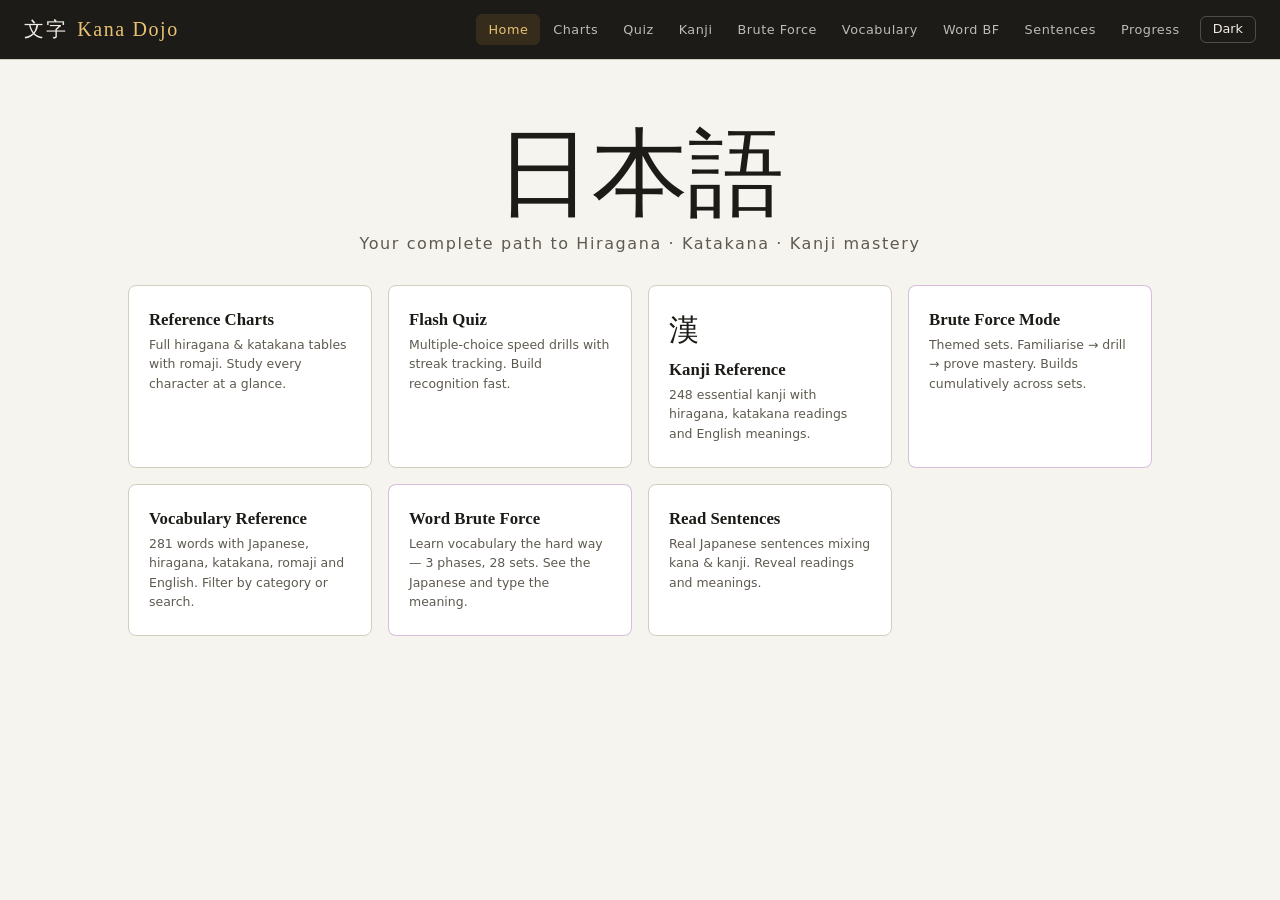
<file: index.html>
<!DOCTYPE html>
<html lang="en">
<head>
<meta charset="UTF-8">
<meta name="viewport" content="width=device-width, initial-scale=1">
<meta name="color-scheme" content="light dark">
<title>Kana Dojo</title>
<script>try{var t=localStorage.getItem('kd-theme');if(t==='dark'||(!t&&matchMedia('(prefers-color-scheme: dark)').matches))document.documentElement.classList.add('dark');}catch(e){}</script>
<link rel="stylesheet" href="styles.css">
</head>
<body>

<header>
  <div class="logo">文字 <span>Kana Dojo</span></div>
  <div class="header-right">
    <nav class="nav-tabs">
      <button class="nav-tab active" onclick="go('home')">Home</button>
      <button class="nav-tab" onclick="go('chart')">Charts</button>
      <button class="nav-tab" onclick="go('quiz')">Quiz</button>
      <button class="nav-tab" onclick="go('kanji')">Kanji</button>
      <button class="nav-tab" onclick="go('bruteforce')"> Brute Force</button>
      <button class="nav-tab" onclick="go('vocabulary')">Vocabulary</button>
      <button class="nav-tab" onclick="go('wordbf')">Word BF</button>
      <button class="nav-tab" onclick="go('sentences')">Sentences</button>
      <button class="nav-tab" onclick="go('progress')">Progress</button>
    </nav>
    <button class="theme-btn" id="themeToggle" onclick="toggleTheme()" title="Toggle dark / light mode" aria-label="Toggle dark/light mode">Dark</button>
  </div>
</header>

<!-- ═══════ HOME ═══════ -->
<div class="section active" id="home">
  <div class="hero">
    <div class="hero-kanji">日本語</div>
    <div class="hero-sub">Your complete path to Hiragana · Katakana · Kanji mastery</div>
    <div class="mode-cards">
      <div class="mode-card" onclick="go('chart')">
        <div class="mode-icon"></div>
        <div class="mode-title">Reference Charts</div>
        <div class="mode-desc">Full hiragana & katakana tables with romaji. Study every character at a glance.</div>
      </div>
      <div class="mode-card" onclick="go('quiz')">
        <div class="mode-icon"></div>
        <div class="mode-title">Flash Quiz</div>
        <div class="mode-desc">Multiple-choice speed drills with streak tracking. Build recognition fast.</div>
      </div>
      <div class="mode-card" onclick="go('kanji')">
        <div class="mode-icon">漢</div>
        <div class="mode-title">Kanji Reference</div>
        <div class="mode-desc">248 essential kanji with hiragana, katakana readings and English meanings.</div>
      </div>
      <div class="mode-card bf" onclick="go('bruteforce')">
        <div class="mode-icon"></div>
        <div class="mode-title">Brute Force Mode</div>
        <div class="mode-desc">Themed sets. Familiarise → drill → prove mastery. Builds cumulatively across sets.</div>
      </div>
      <div class="mode-card" onclick="go('vocabulary')">
        <div class="mode-icon"></div>
        <div class="mode-title">Vocabulary Reference</div>
        <div class="mode-desc">281 words with Japanese, hiragana, katakana, romaji and English. Filter by category or search.</div>
      </div>
      <div class="mode-card bf" onclick="go('wordbf')">
        <div class="mode-icon"></div>
        <div class="mode-title">Word Brute Force</div>
        <div class="mode-desc">Learn vocabulary the hard way — 3 phases, 28 sets. See the Japanese and type the meaning.</div>
      </div>
      <div class="mode-card" onclick="go('sentences')">
        <div class="mode-icon"></div>
        <div class="mode-title">Read Sentences</div>
        <div class="mode-desc">Real Japanese sentences mixing kana & kanji. Reveal readings and meanings.</div>
      </div>
    </div>
  </div>
</div>

<!-- ═══════ CHARTS ═══════ -->
<div class="section" id="chart">
  <div class="sec-title">Kana Reference Charts</div>
  <div class="sec-sub">Hover any character to highlight it. Switch between scripts below.</div>
  <div class="toggle-row">
    <button class="tog active" onclick="showChart('hiragana',this)">Hiragana ひらがな</button>
    <button class="tog" onclick="showChart('katakana',this)">Katakana カタカナ</button>
  </div>
  <div id="chart-out"></div>
</div>

<!-- ═══════ QUIZ ═══════ -->
<div class="section" id="quiz">
  <div class="sec-title">Flash Quiz</div>
  <div class="toggle-row" id="quiz-sets">
    <button class="tog active" onclick="setSet('hiragana',this)">Hiragana</button>
    <button class="tog" onclick="setSet('katakana',this)">Katakana</button>
    <button class="tog" onclick="setSet('both',this)">Both Scripts</button>
    <button class="tog" onclick="setSet('kanji',this)">Kanji Meanings</button>
    <button class="tog" onclick="setSet('vocab',this)">Vocabulary</button>
  </div>
  <div class="score-bar">
    <div class="score-item"><div class="dot g"></div><span id="qc">0</span>&nbsp;correct</div>
    <div class="score-item"><div class="dot r"></div><span id="qw">0</span>&nbsp;wrong</div>
    <div class="score-item"><div class="dot b"></div>streak&nbsp;<span id="qs">0</span></div>
    <div style="margin-left:auto;font-size:.78rem;color:var(--muted)" id="qpool"></div>
  </div>
  <div class="flashcard-wrap" onclick="flip()">
    <div class="flashcard" id="fc">
      <div class="card-face front">
        <div class="card-kana" id="cq">あ</div>
        <div class="card-hint">Tap card to flip</div>
      </div>
      <div class="card-face back">
        <div class="card-answer" id="ca">a</div>
        <div class="card-answer-sub" id="ca2"></div>
      </div>
    </div>
  </div>
  <div class="feedback-msg" id="fb"></div>
  <div class="quiz-choices" id="choices"></div>
  <div class="quiz-actions">
    <button class="btn-ghost" onclick="nextQ()">Skip →</button>
    <button class="btn-ink" onclick="nextQ()">Next Card</button>
  </div>
</div>

<!-- ═══════ KANJI REFERENCE ═══════ -->
<div class="section" id="kanji">
  <div class="sec-title">Essential Kanji</div>
  <div class="sec-sub">Hiragana reading (red) · Katakana reading (blue) · English meaning · Radical hint (gold)</div>
  <div class="toggle-row" id="kf"></div>
  <div class="kanji-grid" id="kg"></div>
</div>

<!-- ═══════ BRUTE FORCE ═══════ -->
<div class="section" id="bruteforce">
  <div class="sec-title"> Brute Force Mode</div>
  <div class="sec-sub">Phase 1: Familiarise with hints shown. Phase 2: Drill with hints hidden. Jump to any set freely. Use Phase 3 below for a full cumulative test anytime.</div>
  <div class="bf-layout">
    <!-- Set list -->
    <div class="bf-set-list" id="bf-set-list"></div>
    <!-- Arena -->
    <div class="bf-arena" id="bf-arena">
      <div style="text-align:center;padding:60px 20px;color:var(--muted)">
        <div style="font-size:3rem;margin-bottom:12px"></div>
        <div style="font-family:'Shippori Mincho',serif;font-size:1.2rem;margin-bottom:8px">Select a set to begin</div>
        <div style="font-size:.85rem">Choose any set from the list on the left to start training.</div>
      </div>
    </div>
  </div>

  <!-- PHASE 3 PANEL -->
  <div class="bf-p3-panel" id="bf-p3-panel">
    <div class="bf-p3-header">
      <span class="bf-p3-badge">Phase 3</span>
      <span class="bf-p3-title"> Cumulative Quiz</span>
    </div>
    <div class="bf-p3-sub">
      Select any combination of sets and test your recall across all their kanji — 2 correct reps per kanji. Hit the kanji to peek at the hint. Results summary shown when done.
    </div>
    <div class="bf-p3-set-grid" id="bf-p3-chips"></div>
    <div class="bf-p3-selector-actions">
      <button class="btn-ghost" style="padding:6px 14px;font-size:.82rem" onclick="p3SelectAll()">Select All</button>
      <button class="btn-ghost" style="padding:6px 14px;font-size:.82rem" onclick="p3SelectNone()">Clear</button>
      <button class="btn-ghost" style="padding:6px 14px;font-size:.82rem" onclick="p3SelectMastered()">Mastered Only</button>
      <span class="bf-p3-count-info" id="bf-p3-count">0 kanji selected</span>
    </div>
    <div class="bf-p3-launch">
      <button class="btn-gold" id="bf-p3-launch-btn" onclick="p3Launch()" disabled>Launch Cumulative Quiz &#8594;</button>
    </div>
    <div id="bf-p3-arena" style="margin-top:24px"></div>
  </div>
</div>

<!-- ======= VOCABULARY REFERENCE ======= -->
<div class="section" id="vocabulary">
  <div class="sec-title">Vocabulary Reference</div>
  <div class="sec-sub">All words with Japanese, hiragana, katakana, romaji and English. Filter by category or search.</div>
  <div class="vocab-filter-row">
    <input class="vocab-search" id="vocab-search" type="text" placeholder="Search English, romaji or Japanese..." oninput="buildVocab()">
  </div>
  <div id="vocab-cat-filters" style="display:flex;gap:6px;flex-wrap:wrap;margin-bottom:10px"></div>
  <div class="vocab-count" id="vocab-count"></div>
  <div class="vocab-table-wrap">
    <table class="vocab-table">
      <thead><tr>
        <th>Japanese</th><th>Hiragana</th><th>Katakana</th><th>Romaji</th><th>English</th><th>Category</th>
      </tr></thead>
      <tbody id="vocab-tbody"></tbody>
    </table>
  </div>
</div>

<!-- ======= WORD BRUTE FORCE ======= -->
<div class="section" id="wordbf">
  <div class="sec-title">Word Brute Force</div>
  <div class="sec-sub">Phase 1 shows all four forms as a hint. Phase 2 hides them — tap the word to peek. Phase 3 is your cumulative proof across sets.</div>
  <div class="bf-layout">
    <div class="bf-set-list" id="wbf-set-list"></div>
    <div class="bf-arena" id="wbf-arena">
      <div style="text-align:center;padding:60px 20px;color:var(--muted)">
        <div style="font-size:3rem;margin-bottom:12px"></div>
        <div style="font-family:'Shippori Mincho',serif;font-size:1.2rem;margin-bottom:8px">Select a vocabulary set to begin</div>
        <div style="font-size:.85rem">Choose any set from the list to start training.</div>
      </div>
    </div>
  </div>
  <div class="bf-p3-panel" id="wbf-p3-panel">
    <div class="bf-p3-header">
      <span class="bf-p3-badge">Phase 3</span>
      <span class="bf-p3-title"> Word Cumulative Quiz</span>
    </div>
    <div class="bf-p3-sub">Select vocabulary sets and test your recall — 2 correct reps per word. See the Japanese word and type the English meaning.</div>
    <div class="bf-p3-set-grid" id="wbf-p3-chips"></div>
    <div class="bf-p3-selector-actions">
      <button class="btn-ghost" style="padding:6px 14px;font-size:.82rem" onclick="wp3SelectAll()">Select All</button>
      <button class="btn-ghost" style="padding:6px 14px;font-size:.82rem" onclick="wp3SelectNone()">Clear</button>
      <button class="btn-ghost" style="padding:6px 14px;font-size:.82rem" onclick="wp3SelectMastered()">Mastered Only</button>
      <span class="bf-p3-count-info" id="wbf-p3-count">0 words selected</span>
    </div>
    <div class="bf-p3-launch">
      <button class="btn-teal" id="wbf-p3-launch-btn" onclick="wp3Launch()" disabled>Launch Word Quiz →</button>
    </div>
    <div id="wbf-p3-arena" style="margin-top:24px"></div>
  </div>
</div>

<!-- ═══════ SENTENCES ═══════ -->
<div class="section" id="sentences">
  <div class="sec-title">Read Japanese Sentences</div>
  <div class="sec-sub">Challenge yourself to read each sentence, then reveal reading and meaning.</div>
  <div id="sl"></div>
</div>

<!-- ═══════ PROGRESS ═══════ -->
<div class="section" id="progress">
  <div class="sec-title">Your Progress</div>
  <div class="stats-grid">
    <div class="stat-card"><div class="stat-num" id="pc">0</div><div class="stat-lbl">Correct Answers</div></div>
    <div class="stat-card"><div class="stat-num" id="pa">—</div><div class="stat-lbl">Accuracy</div></div>
    <div class="stat-card"><div class="stat-num" id="pb">0</div><div class="stat-lbl"> Best Streak</div></div>
    <div class="stat-card"><div class="stat-num" id="pseen">0</div><div class="stat-lbl">Characters Seen</div></div>
    <div class="stat-card"><div class="stat-num" id="pbf">0</div><div class="stat-lbl"> BF Sets Mastered</div></div>
  </div>
  <div class="tips-box">
    <div style="font-family:'Shippori Mincho',serif;font-size:1.05rem;margin-bottom:14px">Study Tips for Real Fluency</div>
    <div class="tip"> <strong>Daily 10 minutes</strong> crushes occasional 2-hour sessions. Consistency is the whole game.</div>
    <div class="tip"> <strong>Brute Force sets</strong> — the familiarisation phase is NOT cheating. Looking at meanings first is proven neuroscience.</div>
    <div class="tip"> <strong>Spaced repetition</strong> — the cumulative review after each set ensures older kanji don't fade.</div>
    <div class="tip">✍ <strong>Write by hand</strong> while drilling — muscle memory dramatically speeds recognition.</div>
    <div class="tip"> <strong>Use radicals</strong> as anchors — 木 (tree) appears in 森 (forest), 林 (woods), 校 (school). Spot the pattern.</div>
    <div class="tip"> <strong>Target</strong>: 46 hiragana in ~1 week · 46 katakana in week 2 · 1 BF kanji set per day from week 3.</div>
  </div>
</div>

<script src="data.js"></script>
<script src="app.js"></script>
</body>
</html>
</file>
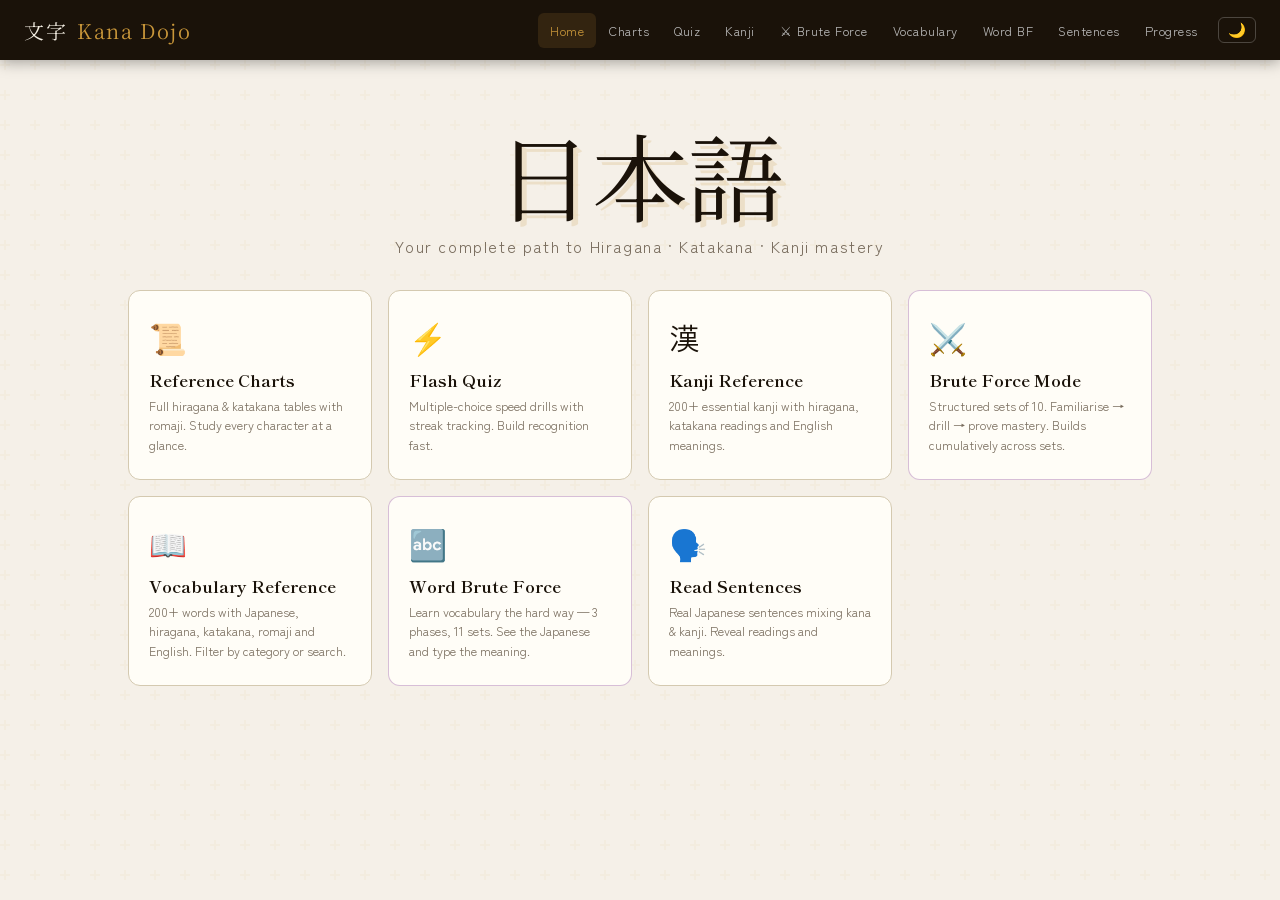
<file: kana_dojo_darkmode.html>
<!DOCTYPE html>
<html lang="en">
<head>
<meta charset="UTF-8">
<meta name="viewport" content="width=device-width, initial-scale=1.0">
<title>文字 Kana Dojo — Japanese Mastery System</title>
<link rel="preconnect" href="https://fonts.googleapis.com">
<link href="https://fonts.googleapis.com/css2?family=Noto+Serif+JP:wght@300;400;700&family=Shippori+Mincho:wght@400;700&family=Zen+Kaku+Gothic+New:wght@300;400;700&display=swap" rel="stylesheet">
<style>
:root {
  --ink: #1a1209;
  --paper: #f5f0e8;
  --paper2: #ede7d5;
  --red: #c0392b;
  --gold: #c9973a;
  --muted: #7a6e5f;
  --correct: #2e7d52;
  --wrong: #c0392b;
  --card-bg: #fffdf7;
  --border: #d4c9b0;
  --blue: #2557a7;
  --bf-accent: #7b2d8b;
  --header-bg: #1a1209;
  --always-dark: #1a1209;
  --always-light: #f0ebe0;
}
* { box-sizing: border-box; margin: 0; padding: 0; }
body {
  background: var(--paper);
  color: var(--ink);
  font-family: 'Zen Kaku Gothic New', sans-serif;
  min-height: 100vh;
  background-image: url("data:image/svg+xml,%3Csvg width='60' height='60' viewBox='0 0 60 60' xmlns='http://www.w3.org/2000/svg'%3E%3Cg fill='none'%3E%3Cg fill='%23c9973a' fill-opacity='0.05'%3E%3Cpath d='M36 34v-4h-2v4h-4v2h4v4h2v-4h4v-2h-4zm0-30V0h-2v4h-4v2h4v4h2V6h4V4h-4zM6 34v-4H4v4H0v2h4v4h2v-4h4v-2H6zM6 4V0H4v4H0v2h4v4h2V6h4V4H6z'/%3E%3C/g%3E%3C/g%3E%3C/svg%3E");
}

/* ── HEADER ── */
header {
  background: var(--header-bg); color: var(--always-light);
  display: flex; align-items: center; justify-content: space-between;
  padding: 0 24px; height: 60px;
  box-shadow: 0 2px 14px rgba(0,0,0,0.35);
  position: sticky; top: 0; z-index: 200;
}
.logo { font-family: 'Noto Serif JP',serif; font-size: 1.25rem; letter-spacing:.08em; display:flex;align-items:center;gap:10px; }
.logo span { color: var(--gold); }
.nav-tabs { display:flex; gap:1px; flex-wrap:wrap; }
.nav-tab {
  background:transparent; border:none; color:#bbb;
  padding:8px 12px; border-radius:6px; cursor:pointer;
  font-family:'Zen Kaku Gothic New',sans-serif; font-size:.8rem; letter-spacing:.04em; transition:all .2s;
}
.nav-tab:hover { color:var(--paper); background:rgba(255,255,255,.08); }
.nav-tab.active { color:var(--gold); background:rgba(201,151,58,.14); }

/* ── SECTIONS ── */
.section { display:none; padding:26px 28px; max-width:1080px; margin:0 auto; width:100%; }
.section.active { display:block; }
.sec-title { font-family:'Shippori Mincho',serif; font-size:1.5rem; font-weight:700; margin-bottom:5px; }
.sec-sub { color:var(--muted); font-size:.87rem; margin-bottom:18px; }
.sec-label { font-size:.7rem; font-weight:700; letter-spacing:.12em; color:var(--muted); text-transform:uppercase; margin:16px 0 8px; }

/* ── TOGGLE ── */
.toggle-row { display:flex; gap:7px; margin-bottom:18px; flex-wrap:wrap; }
.tog {
  background:var(--paper2); border:1.5px solid var(--border);
  border-radius:6px; padding:6px 16px; cursor:pointer;
  font-family:'Zen Kaku Gothic New',sans-serif; font-size:.85rem; transition:all .2s;
}
.tog:hover { border-color:var(--gold); }
.tog.active { background:var(--always-dark); color:var(--always-light); border-color:var(--always-dark); }
.tog.bf-active { background:var(--bf-accent); color:#fff; border-color:var(--bf-accent); }

/* ── HOME ── */
.hero { text-align:center; padding:40px 0 24px; }
.hero-kanji {
  font-family:'Noto Serif JP',serif; font-size:6rem; color:var(--ink); line-height:1;
  text-shadow:5px 5px 0 rgba(201,151,58,.18); animation:fadeDown .7s ease;
}
@keyframes fadeDown { from{opacity:0;transform:translateY(-18px)} to{opacity:1;transform:translateY(0)} }
.hero-sub { font-size:1rem; color:var(--muted); margin:12px 0 32px; letter-spacing:.1em; }
.mode-cards { display:grid; grid-template-columns:repeat(auto-fit,minmax(195px,1fr)); gap:16px; }
.mode-card {
  background:var(--card-bg); border:1.5px solid var(--border);
  border-radius:12px; padding:24px 20px; cursor:pointer; transition:all .25s; text-align:left;
}
.mode-card:hover { transform:translateY(-4px); box-shadow:0 8px 24px rgba(0,0,0,.12); border-color:var(--gold); }
.mode-card.bf { border-color:rgba(123,45,139,.3); }
.mode-card.bf:hover { border-color:var(--bf-accent); }
.mode-icon { font-size:1.9rem; margin-bottom:9px; }
.mode-title { font-family:'Shippori Mincho',serif; font-size:1.05rem; font-weight:700; margin-bottom:5px; }
.mode-desc { font-size:.78rem; color:var(--muted); line-height:1.55; }

/* ── CHART ── */
.kana-grid { display:grid; grid-template-columns:repeat(auto-fill,minmax(62px,1fr)); gap:6px; }
.kana-cell {
  background:var(--card-bg); border:1px solid var(--border);
  border-radius:8px; padding:8px 4px; text-align:center; transition:all .18s; cursor:default;
}
.kana-cell:hover { background:var(--ink); color:var(--paper); transform:scale(1.09); }
.kana-cell .kana { font-family:'Noto Serif JP',serif; font-size:1.4rem; display:block; }
.kana-cell .roma { font-size:.63rem; color:var(--muted); margin-top:2px; }
.kana-cell:hover .roma { color:var(--gold); }

/* ── QUIZ ── */
.score-bar {
  display:flex; gap:16px; align-items:center;
  background:var(--card-bg); border:1px solid var(--border);
  border-radius:8px; padding:9px 16px; margin-bottom:22px; font-size:.86rem; flex-wrap:wrap;
}
.score-item { display:flex; align-items:center; gap:5px; }
.dot { width:8px; height:8px; border-radius:50%; }
.dot.g { background:var(--correct); } .dot.r { background:var(--red); } .dot.b { background:var(--gold); }
.flashcard-wrap { perspective:1200px; width:100%; max-width:390px; height:205px; margin:0 auto 26px; cursor:pointer; }
.flashcard { width:100%; height:100%; position:relative; transform-style:preserve-3d; transition:transform .5s cubic-bezier(.4,0,.2,1); }
.flashcard.flipped { transform:rotateY(180deg); }
.card-face {
  position:absolute; width:100%; height:100%; backface-visibility:hidden; border-radius:16px;
  display:flex; flex-direction:column; align-items:center; justify-content:center;
  background:var(--card-bg); border:2px solid var(--border); box-shadow:0 4px 18px rgba(0,0,0,.08);
}
.card-face.back { transform:rotateY(180deg); background:var(--always-dark); color:var(--always-light); border-color:var(--gold); }
.card-kana { font-family:'Noto Serif JP',serif; font-size:5rem; line-height:1; }
.card-hint { font-size:.73rem; color:var(--muted); margin-top:9px; letter-spacing:.07em; }
.card-answer { font-size:1.85rem; font-weight:700; color:var(--gold); }
.card-answer-sub { font-size:.8rem; color:var(--always-light); margin-top:7px; text-align:center; padding:0 10px; }
.quiz-choices { display:grid; grid-template-columns:repeat(2,1fr); gap:10px; max-width:390px; margin:0 auto; }
.choice-btn {
  background:var(--card-bg); border:2px solid var(--border); border-radius:10px; padding:12px;
  cursor:pointer; font-family:'Zen Kaku Gothic New',sans-serif; font-size:.95rem; transition:all .18s; text-align:center;
}
.choice-btn:hover:not(:disabled) { border-color:var(--gold); background:rgba(201,151,58,.08); }
.choice-btn.correct { background:rgba(46,125,82,.13); border-color:var(--correct); color:var(--correct); font-weight:700; }
.choice-btn.wrong { background:rgba(192,57,43,.13); border-color:var(--red); color:var(--red); }
.feedback-msg { text-align:center; font-size:.95rem; font-weight:700; min-height:24px; margin:10px 0; letter-spacing:.04em; }
.feedback-msg.ok { color:var(--correct); } .feedback-msg.no { color:var(--red); }
.quiz-actions { display:flex; gap:9px; justify-content:center; margin-top:18px; }
.btn-ink { background:var(--always-dark); color:var(--always-light); border:none; border-radius:8px; padding:10px 24px; cursor:pointer; font-family:'Zen Kaku Gothic New',sans-serif; font-size:.9rem; transition:all .2s; }
.btn-ink:hover { background:var(--red); }
.btn-ghost { background:transparent; color:var(--ink); border:1.5px solid var(--border); border-radius:8px; padding:10px 24px; cursor:pointer; font-family:'Zen Kaku Gothic New',sans-serif; font-size:.9rem; transition:all .2s; }
.btn-ghost:hover { border-color:var(--ink); }

/* ── KANJI REFERENCE ── */
.kanji-grid { display:grid; grid-template-columns:repeat(auto-fill,minmax(188px,1fr)); gap:13px; }
.kanji-card {
  background:var(--card-bg); border:1.5px solid var(--border);
  border-radius:12px; padding:17px; text-align:center; transition:all .2s; position:relative;
}
.kanji-card:hover { transform:translateY(-3px); box-shadow:0 8px 18px rgba(0,0,0,.1); border-color:var(--gold); }
.kanji-char { font-family:'Noto Serif JP',serif; font-size:3rem; line-height:1; }
.kanji-hira { font-size:.82rem; color:var(--red); margin:6px 0 2px; font-family:'Noto Serif JP',serif; }
.kanji-kata { font-size:.79rem; color:var(--blue); margin-bottom:5px; font-family:'Noto Serif JP',serif; }
.kanji-meaning { font-size:.78rem; color:var(--muted); font-style:italic; }
.kanji-cat { position:absolute; top:8px; right:9px; font-size:.62rem; background:var(--paper2); border-radius:4px; padding:2px 6px; color:var(--muted); }
.kanji-radical { font-size:.68rem; color:var(--gold); margin-top:4px; }

/* ── SENTENCES ── */
.sent-box { background:var(--card-bg); border:2px solid var(--border); border-radius:14px; padding:26px; margin-bottom:16px; text-align:center; }
.sent-jp { font-family:'Noto Serif JP',serif; font-size:1.65rem; line-height:1.8; letter-spacing:.1em; margin-bottom:13px; }
.sent-btns { display:flex; gap:7px; justify-content:center; flex-wrap:wrap; margin-bottom:12px; }
.reveal-btn { background:var(--paper2); border:1.5px solid var(--border); border-radius:6px; padding:6px 14px; cursor:pointer; font-size:.8rem; transition:all .2s; }
.reveal-btn:hover { background:var(--always-dark); color:var(--always-light); }
.sent-read { font-size:.93rem; color:var(--muted); min-height:20px; margin-bottom:4px; }
.sent-en { font-size:.95rem; color:var(--ink); min-height:20px; font-weight:500; }
.sent-voc { font-size:.78rem; color:var(--muted); min-height:18px; margin-top:3px; }

/* ── PROGRESS ── */
.stats-grid { display:grid; grid-template-columns:repeat(auto-fit,minmax(145px,1fr)); gap:13px; margin-bottom:26px; }
.stat-card { background:var(--card-bg); border:1.5px solid var(--border); border-radius:10px; padding:18px; text-align:center; }
.stat-num { font-family:'Shippori Mincho',serif; font-size:2.3rem; font-weight:700; }
.stat-lbl { font-size:.73rem; color:var(--muted); margin-top:3px; }
.tips-box { background:var(--card-bg); border:1.5px solid var(--border); border-radius:12px; padding:20px; }
.tip { font-size:.85rem; color:var(--muted); line-height:1.7; padding:5px 0; }
.tip strong { color:var(--ink); }

/* ════════════════════════════════════
   BRUTE FORCE MODE
═══════════════════════════════════════ */
#bruteforce { padding-bottom: 60px; }

/* Set list sidebar layout */
.bf-layout { display:grid; grid-template-columns:260px 1fr; gap:24px; align-items:start; }
@media(max-width:720px){ .bf-layout { grid-template-columns:1fr; } }

/* Set list */
.bf-set-list { display:flex; flex-direction:column; gap:8px; position:sticky; top:80px; }
.bf-set-card {
  background:var(--card-bg); border:1.5px solid var(--border);
  border-radius:10px; padding:12px 14px; cursor:pointer; transition:all .2s;
}
.bf-set-card:hover { border-color:var(--bf-accent); }
.bf-set-card.active-set { border-color:var(--bf-accent); background:rgba(123,45,139,.06); box-shadow:0 0 0 2px rgba(123,45,139,.15); }
.bf-set-card.done { border-color:var(--correct); background:rgba(46,125,82,.05); }
.bf-set-num { font-size:.68rem; font-weight:700; letter-spacing:.1em; color:var(--muted); text-transform:uppercase; margin-bottom:3px; }
.bf-set-name { font-family:'Shippori Mincho',serif; font-size:.95rem; font-weight:700; }
.bf-set-kanji { font-family:'Noto Serif JP',serif; font-size:1.1rem; color:var(--muted); margin-top:3px; letter-spacing:.05em; }
.bf-set-status { margin-top:6px; display:flex; align-items:center; gap:6px; }
.bf-pip { width:7px; height:7px; border-radius:50%; background:var(--border); display:inline-block; }
.bf-pip.done { background:var(--correct); }
.bf-pip.active { background:var(--bf-accent); }
.bf-pips { display:flex; gap:3px; }

/* Main arena */
.bf-arena { min-height: 480px; }

/* Phase banner */
.bf-phase-banner {
  background:linear-gradient(135deg,var(--bf-accent),#9b3dab);
  color:#fff; border-radius:10px; padding:10px 18px; margin-bottom:20px;
  display:flex; align-items:center; gap:12px; font-size:.88rem;
}
.bf-phase-icon { font-size:1.3rem; }
.bf-phase-title { font-weight:700; }
.bf-phase-sub { font-size:.78rem; opacity:.85; }

/* Progress bar */
.bf-prog-track { background:var(--border); border-radius:99px; height:8px; margin-bottom:20px; overflow:hidden; }
.bf-prog-fill { height:100%; border-radius:99px; background:linear-gradient(90deg,var(--bf-accent),#e040fb); transition:width .4s ease; }

/* Famil card (hint visible) */
.bf-card {
  background:var(--card-bg); border:2px solid var(--border);
  border-radius:18px; padding:32px 28px; text-align:center;
  box-shadow:0 4px 20px rgba(0,0,0,.08); margin-bottom:20px;
  position:relative; transition:border-color .3s;
}
.bf-card.reveal-mode { border-color:var(--bf-accent); }
.bf-card.correct-flash { border-color:var(--correct); background:rgba(46,125,82,.04); }
.bf-card.wrong-flash { border-color:var(--red); background:rgba(192,57,43,.04); }

.bf-kanji-display {
  font-family:'Noto Serif JP',serif; font-size:7rem; line-height:1;
  cursor:pointer; user-select:none; transition:transform .15s;
  display:inline-block;
}
.bf-kanji-display:active { transform:scale(.94); }

.bf-hint-box {
  margin: 14px auto 0;
  background:rgba(123,45,139,.08); border:1.5px solid rgba(123,45,139,.2);
  border-radius:10px; padding:10px 20px; display:inline-block;
  transition:all .3s;
}
.bf-hint-box.hidden { opacity:0; pointer-events:none; }
.bf-hint-meaning { font-size:1.3rem; font-weight:700; color:var(--bf-accent); }
.bf-hint-reads { font-size:.82rem; color:var(--muted); margin-top:3px; font-family:'Noto Serif JP',serif; }
.bf-tap-hint { font-size:.72rem; color:var(--muted); margin-top:10px; letter-spacing:.06em; }

.bf-radical-bar { margin-top:8px; font-size:.75rem; color:var(--gold); }

/* Input area */
.bf-input-area { display:flex; flex-direction:column; align-items:center; gap:12px; }
.bf-input {
  width:100%; max-width:340px; padding:13px 18px; font-size:1.05rem;
  border:2px solid var(--border); border-radius:10px; background:var(--card-bg);
  font-family:'Zen Kaku Gothic New',sans-serif; outline:none; text-align:center;
  transition:border-color .2s;
}
.bf-input:focus { border-color:var(--bf-accent); }
.bf-input.ok { border-color:var(--correct); background:rgba(46,125,82,.05); }
.bf-input.no { border-color:var(--red); background:rgba(192,57,43,.05); }
.bf-submit { background:var(--bf-accent); color:#fff; border:none; border-radius:9px; padding:11px 32px; cursor:pointer; font-family:'Zen Kaku Gothic New',sans-serif; font-size:.95rem; font-weight:700; transition:all .2s; }
.bf-submit:hover { background:#9b3dab; }
.bf-submit:disabled { opacity:.5; cursor:not-allowed; }

/* Feedback inline */
.bf-feedback { font-size:.95rem; font-weight:700; min-height:22px; text-align:center; letter-spacing:.04em; }
.bf-feedback.ok { color:var(--correct); }
.bf-feedback.no { color:var(--red); }

/* Rep dots */
.bf-rep-row { display:flex; gap:6px; justify-content:center; margin:10px 0; flex-wrap:wrap; }
.bf-rep-dot { width:12px; height:12px; border-radius:50%; background:var(--border); border:1.5px solid var(--border); transition:all .3s; }
.bf-rep-dot.done { background:var(--correct); border-color:var(--correct); }
.bf-rep-dot.active { background:var(--bf-accent); border-color:var(--bf-accent); box-shadow:0 0 0 3px rgba(123,45,139,.2); }

/* Set complete overlay */
.bf-complete {
  background:var(--card-bg); border:2px solid var(--correct);
  border-radius:18px; padding:40px 32px; text-align:center;
  box-shadow:0 4px 24px rgba(46,125,82,.15);
}
.bf-complete-icon { font-size:3.5rem; margin-bottom:12px; }
.bf-complete-title { font-family:'Shippori Mincho',serif; font-size:1.6rem; font-weight:700; margin-bottom:8px; }
.bf-complete-sub { color:var(--muted); font-size:.9rem; margin-bottom:24px; }
.bf-complete-actions { display:flex; gap:10px; justify-content:center; flex-wrap:wrap; }

/* Cumulative quiz badge */
.bf-cumulative-badge {
  background:linear-gradient(135deg,#c9973a,#e8b84b);
  color:var(--ink); border-radius:8px; padding:8px 14px;
  font-size:.8rem; font-weight:700; margin-bottom:14px; display:inline-block;
}

/* mini nav inside brute force */
.bf-card-counter { position:absolute; top:12px; right:14px; font-size:.72rem; color:var(--muted); }

/* ── PHASE 3 PANEL (standalone, bottom of BF section) ── */
.bf-p3-panel {
  margin-top: 40px;
  border-top: 2px dashed var(--border);
  padding-top: 28px;
}
.bf-p3-header {
  display: flex; align-items: center; gap: 14px; margin-bottom: 6px;
}
.bf-p3-badge {
  background: linear-gradient(135deg,#7b5c00,#c9973a);
  color: #fff; border-radius: 8px; padding: 4px 12px;
  font-size: .72rem; font-weight: 700; letter-spacing: .08em; text-transform: uppercase;
}
.bf-p3-title { font-family:'Shippori Mincho',serif; font-size: 1.25rem; font-weight: 700; }
.bf-p3-sub { font-size: .83rem; color: var(--muted); margin-bottom: 18px; line-height: 1.5; }

/* Set selector grid — scalable chip style */
.bf-p3-set-grid {
  display: flex; flex-wrap: wrap; gap: 8px; margin-bottom: 18px;
}
.bf-p3-chip {
  display: flex; align-items: center; gap: 7px;
  background: var(--card-bg); border: 2px solid var(--border);
  border-radius: 99px; padding: 6px 14px 6px 10px;
  cursor: pointer; transition: all .2s; user-select: none;
  font-size: .82rem; font-family: 'Zen Kaku Gothic New', sans-serif;
}
.bf-p3-chip:hover { border-color: var(--gold); }
.bf-p3-chip.selected {
  border-color: #c9973a; background: rgba(201,151,58,.1);
}
.bf-p3-chip.selected .chip-dot { background: #c9973a; }
.bf-p3-chip-kanji { font-family:'Noto Serif JP',serif; font-size:.95rem; color:var(--muted); }
.chip-dot {
  width: 8px; height: 8px; border-radius: 50%;
  background: var(--border); transition: background .2s; flex-shrink:0;
}
.bf-p3-chip-name { font-weight: 600; color: var(--ink); }
.bf-p3-chip-count { font-size:.72rem; color:var(--muted); }

.bf-p3-selector-actions {
  display: flex; gap: 8px; margin-bottom: 18px; flex-wrap: wrap; align-items: center;
}
.bf-p3-count-info {
  font-size:.82rem; color:var(--muted); margin-left:auto;
}

.bf-p3-launch {
  display: flex; gap: 10px; align-items: center; flex-wrap:wrap;
}
.btn-gold {
  background: linear-gradient(135deg,#c9973a,#e8b84b);
  color: var(--ink); border: none; border-radius: 9px;
  padding: 12px 30px; cursor: pointer;
  font-family: 'Zen Kaku Gothic New', sans-serif;
  font-size: .95rem; font-weight: 700; transition: all .2s;
  box-shadow: 0 2px 8px rgba(201,151,58,.3);
}
.btn-gold:hover { filter: brightness(1.08); transform: translateY(-1px); }
.btn-gold:disabled { opacity:.4; cursor:not-allowed; transform:none; }

/* Phase 3 results summary */
.bf-p3-results {
  background: var(--card-bg); border: 2px solid var(--gold);
  border-radius: 18px; padding: 36px 28px; text-align: center;
  box-shadow: 0 4px 24px rgba(201,151,58,.15);
}
.bf-p3-results-icon { font-size: 3rem; margin-bottom: 10px; }
.bf-p3-results-title { font-family:'Shippori Mincho',serif; font-size:1.55rem; font-weight:700; margin-bottom:16px; }
.bf-p3-stats-row {
  display: flex; justify-content: center; gap: 24px; flex-wrap: wrap; margin-bottom: 20px;
}
.bf-p3-stat {
  background: var(--paper2); border-radius: 10px; padding: 14px 22px; min-width: 90px;
}
.bf-p3-stat-num { font-family:'Shippori Mincho',serif; font-size:2rem; font-weight:700; }
.bf-p3-stat-lbl { font-size:.72rem; color:var(--muted); margin-top:2px; }
.bf-p3-mistakes {
  text-align:left; max-width:480px; margin:0 auto 22px;
  background:rgba(192,57,43,.05); border:1px solid rgba(192,57,43,.2);
  border-radius:10px; padding:14px 18px;
}
.bf-p3-mistakes-title { font-size:.78rem; font-weight:700; color:var(--red); margin-bottom:8px; letter-spacing:.06em; text-transform:uppercase; }
.bf-p3-mistake-row {
  display:flex; align-items:center; gap:10px; padding:5px 0;
  border-bottom:1px solid rgba(192,57,43,.1); font-size:.85rem;
}
.bf-p3-mistake-row:last-child { border-bottom:none; }
.bf-p3-mistake-k { font-family:'Noto Serif JP',serif; font-size:1.4rem; width:36px; text-align:center; }
.bf-p3-mistake-e { color:var(--ink); font-weight:600; }
.bf-p3-mistake-r { color:var(--muted); font-size:.76rem; }

/* ── VOCABULARY REFERENCE TABLE ── */
.vocab-filter-row { display:flex; gap:7px; flex-wrap:wrap; margin-bottom:16px; align-items:center; }
.vocab-search {
  flex:1; min-width:180px; max-width:280px;
  padding:7px 14px; border:1.5px solid var(--border); border-radius:6px;
  font-family:'Zen Kaku Gothic New',sans-serif; font-size:.85rem;
  background:var(--card-bg); outline:none; transition:border-color .2s;
}
.vocab-search:focus { border-color:var(--gold); }
.vocab-table-wrap { overflow-x:auto; border-radius:10px; border:1.5px solid var(--border); }
.vocab-table {
  width:100%; border-collapse:collapse;
  font-family:'Zen Kaku Gothic New',sans-serif; font-size:.88rem;
}
.vocab-table th {
  background:var(--always-dark); color:var(--always-light);
  padding:10px 14px; text-align:left; font-weight:600;
  font-size:.75rem; letter-spacing:.08em; text-transform:uppercase; white-space:nowrap;
}
.vocab-table td { padding:9px 14px; border-bottom:1px solid var(--border); vertical-align:middle; }
.vocab-table tr:last-child td { border-bottom:none; }
.vocab-table tr:nth-child(even) td { background:rgba(201,151,58,.04); }
.vocab-table tr:hover td { background:rgba(201,151,58,.09); }
.vocab-jp { font-family:'Noto Serif JP',serif; font-size:1.2rem; color:var(--ink); }
.vocab-hira { font-family:'Noto Serif JP',serif; font-size:.88rem; color:var(--red); }
.vocab-kata { font-family:'Noto Serif JP',serif; font-size:.88rem; color:var(--blue); }
.vocab-roma { font-size:.85rem; color:var(--muted); font-style:italic; }
.vocab-en { font-weight:600; color:var(--ink); }
.vocab-cat-badge {
  display:inline-block; font-size:.62rem; padding:2px 7px;
  border-radius:99px; background:var(--paper2); color:var(--muted);
  border:1px solid var(--border); white-space:nowrap;
}
.vocab-count { font-size:.8rem; color:var(--muted); margin-bottom:10px; }

/* ── WORD BF MODE ── */
.wbf-display {
  font-family:'Noto Serif JP',serif; font-size:2.4rem; line-height:1.35;
  color:var(--ink); cursor:pointer; user-select:none;
  display:inline-block; transition:transform .15s;
}
.wbf-display:active { transform:scale(.95); }
.wbf-hint-popup {
  position:absolute; bottom:calc(100% + 10px); left:50%; transform:translateX(-50%) scale(.9);
  background:var(--always-dark); color:var(--always-light); border-radius:10px; padding:12px 18px; text-align:center;
  min-width:210px; opacity:0; pointer-events:none; transition:all .2s; z-index:10;
  box-shadow:0 4px 16px rgba(0,0,0,.25);
}
.wbf-hint-popup::after {
  content:''; position:absolute; top:100%; left:50%; transform:translateX(-50%);
  border:6px solid transparent; border-top-color:var(--always-dark);
}
.wbf-hint-popup.show { opacity:1; transform:translateX(-50%) scale(1); pointer-events:auto; }
.wbf-popup-en { font-size:1rem; font-weight:700; color:#4ecdc4; }
.wbf-popup-reads { font-size:.78rem; color:rgba(240,235,224,.7); margin-top:4px; font-family:'Noto Serif JP',serif; }
.wbf-set-card { border-color:rgba(26,107,138,.25) !important; }
.wbf-set-card:hover { border-color:#1a6b8a !important; }
.wbf-set-card.active-set { border-color:#1a6b8a !important; background:rgba(26,107,138,.05) !important; box-shadow:0 0 0 2px rgba(26,107,138,.15) !important; }
.wbf-set-card.done { border-color:var(--correct) !important; }
.btn-teal {
  background:linear-gradient(135deg,#1a6b8a,#4ecdc4);
  color:#fff; border:none; border-radius:9px;
  padding:12px 30px; cursor:pointer;
  font-family:'Zen Kaku Gothic New',sans-serif;
  font-size:.95rem; font-weight:700; transition:all .2s;
  box-shadow:0 2px 8px rgba(26,107,138,.3);
}
.btn-teal:hover { filter:brightness(1.1); transform:translateY(-1px); }
.btn-teal:disabled { opacity:.4; cursor:not-allowed; transform:none; }

/* tooltip-style hint popup */
.bf-hint-popup {
  position:absolute; bottom:calc(100% + 10px); left:50%; transform:translateX(-50%) scale(.9);
  background:var(--always-dark); color:var(--always-light); border-radius:10px; padding:12px 18px; text-align:center;
  min-width:160px; opacity:0; pointer-events:none; transition:all .2s; z-index:10;
  box-shadow:0 4px 16px rgba(0,0,0,.25);
}
.bf-hint-popup::after {
  content:''; position:absolute; top:100%; left:50%; transform:translateX(-50%);
  border:6px solid transparent; border-top-color:var(--always-dark);
}
.bf-hint-popup.show { opacity:1; transform:translateX(-50%) scale(1); pointer-events:auto; }
.bf-popup-meaning { font-size:1.1rem; font-weight:700; color:var(--gold); }
.bf-popup-reads { font-size:.78rem; color:rgba(240,235,224,.7); margin-top:4px; font-family:'Noto Serif JP',serif; }

/* ═══════════════════════════════════════════════════════
   MOBILE — PORTRAIT / VERTICAL MODE  (≤ 640px)
═══════════════════════════════════════════════════════ */
@media (max-width: 640px) {

  /* ── Header & Nav ── */
  header {
    height: auto;
    flex-direction: column;
    align-items: stretch;
    padding: 0;
    gap: 0;
  }
  .logo {
    font-size: 1rem;
    padding: 10px 16px 8px;
    border-bottom: 1px solid rgba(255,255,255,.08);
  }
  .nav-tabs {
    display: flex;
    flex-direction: row;
    flex-wrap: nowrap;
    overflow-x: auto;
    -webkit-overflow-scrolling: touch;
    scrollbar-width: none;
    gap: 0;
    width: 100%;
    padding: 2px 4px 4px;
  }
  .nav-tabs::-webkit-scrollbar { display: none; }
  .nav-tab {
    white-space: nowrap;
    flex-shrink: 0;
    font-size: .7rem;
    padding: 8px 11px;
    border-radius: 5px;
    letter-spacing: .02em;
  }

  /* ── Sections ── */
  .section {
    padding: 16px 14px;
    max-width: 100%;
  }
  .sec-title { font-size: 1.2rem; }
  .sec-sub   { font-size: .8rem; }

  /* ── Home hero ── */
  .hero { padding: 24px 0 16px; }
  .hero-kanji { font-size: 4rem; }
  .hero-sub { font-size: .82rem; margin: 8px 0 20px; }
  .mode-cards { grid-template-columns: 1fr 1fr; gap: 10px; }
  .mode-card { padding: 14px 12px; border-radius: 10px; }
  .mode-icon { font-size: 1.4rem; margin-bottom: 6px; }
  .mode-title { font-size: .88rem; margin-bottom: 3px; }
  .mode-desc { font-size: .72rem; line-height: 1.4; }

  /* ── Toggle rows ── */
  .toggle-row { gap: 5px; }
  .tog { padding: 5px 10px; font-size: .75rem; }

  /* ── Kana charts ── */
  .kana-grid { grid-template-columns: repeat(auto-fill, minmax(52px, 1fr)); gap: 4px; }
  .kana-cell { padding: 6px 3px; border-radius: 6px; }
  .kana-cell .kana { font-size: 1.2rem; }
  .kana-cell .roma { font-size: .58rem; }
  .sec-label { font-size: .65rem; margin: 12px 0 6px; }

  /* ── Quiz ── */
  .score-bar { padding: 8px 10px; gap: 10px; font-size: .78rem; flex-wrap: wrap; }
  .flashcard-wrap { height: 170px; max-width: 100%; margin-bottom: 18px; }
  .card-kana { font-size: 3.5rem; }
  .card-answer { font-size: 1.4rem; }
  .card-answer-sub { font-size: .72rem; }
  .card-hint { font-size: .68rem; }
  .quiz-choices { max-width: 100%; gap: 8px; }
  .choice-btn { padding: 10px 6px; font-size: .82rem; border-radius: 8px; }
  .quiz-actions { gap: 8px; }
  .btn-ink, .btn-ghost { padding: 9px 18px; font-size: .83rem; }
  .feedback-msg { font-size: .85rem; }

  /* ── Kanji Reference ── */
  .kanji-grid { grid-template-columns: repeat(2, 1fr); gap: 8px; }
  .kanji-card { padding: 12px 10px; border-radius: 9px; }
  .kanji-char { font-size: 2.4rem; }
  .kanji-hira { font-size: .74rem; }
  .kanji-kata { font-size: .72rem; }
  .kanji-meaning { font-size: .72rem; }
  .kanji-radical { font-size: .62rem; }
  .kanji-cat { font-size: .56rem; top: 6px; right: 7px; }

  /* ── Sentences ── */
  .sent-box { padding: 16px 14px; }
  .sent-jp { font-size: 1.2rem; line-height: 1.7; }
  .sent-btns { gap: 5px; }
  .reveal-btn { padding: 5px 10px; font-size: .74rem; }

  /* ── Progress ── */
  .stats-grid { grid-template-columns: repeat(2, 1fr); gap: 8px; margin-bottom: 16px; }
  .stat-card { padding: 14px 10px; }
  .stat-num { font-size: 1.9rem; }
  .stat-lbl { font-size: .68rem; }
  .tips-box { padding: 14px 12px; }
  .tip { font-size: .78rem; padding: 4px 0; }

  /* ── Brute Force ── */
  #bruteforce, #wordbf { padding-bottom: 40px; }

  /* Set list → horizontal scroll strip on mobile */
  .bf-layout { gap: 14px; }
  .bf-set-list {
    position: static !important;
    flex-direction: row;
    flex-wrap: nowrap;
    overflow-x: auto;
    -webkit-overflow-scrolling: touch;
    scrollbar-width: none;
    gap: 8px;
    padding-bottom: 6px;
  }
  .bf-set-list::-webkit-scrollbar { display: none; }
  .bf-set-card {
    min-width: 160px;
    max-width: 160px;
    flex-shrink: 0;
    padding: 10px 12px;
  }
  .bf-set-num { font-size: .6rem; }
  .bf-set-name { font-size: .82rem; }
  .bf-set-kanji { font-size: .9rem; letter-spacing: .03em; }
  .bf-arena { min-height: 360px; }

  /* BF card & drill */
  .bf-card { padding: 20px 14px; border-radius: 14px; }
  .bf-kanji-display { font-size: 5rem; }
  .bf-hint-meaning { font-size: 1.1rem; }
  .bf-hint-reads { font-size: .76rem; }
  .bf-hint-box { padding: 8px 14px; }
  .bf-phase-banner { padding: 9px 12px; font-size: .8rem; gap: 8px; border-radius: 8px; }
  .bf-phase-icon { font-size: 1.1rem; }
  .bf-phase-title { font-size: .88rem; }
  .bf-phase-sub { font-size: .72rem; }
  .bf-input { font-size: .93rem; padding: 11px 14px; }
  .bf-submit { padding: 10px 22px; font-size: .88rem; }
  .bf-rep-row { gap: 5px; }
  .bf-rep-dot { width: 10px; height: 10px; }

  /* Phase 3 panel */
  .bf-p3-panel { padding-top: 22px; margin-top: 28px; }
  .bf-p3-title { font-size: 1rem; }
  .bf-p3-sub { font-size: .78rem; }
  .bf-p3-set-grid { gap: 5px; }
  .bf-p3-chip { padding: 5px 10px 5px 8px; font-size: .75rem; gap: 5px; }
  .bf-p3-chip-name { font-size: .78rem; }
  .bf-p3-chip-count { font-size: .65rem; }
  .bf-p3-selector-actions { gap: 5px; flex-wrap: wrap; }
  .bf-p3-stats-row { gap: 8px; }
  .bf-p3-stat { padding: 10px 12px; min-width: 66px; }
  .bf-p3-stat-num { font-size: 1.5rem; }
  .bf-p3-stat-lbl { font-size: .65rem; }
  .bf-p3-mistakes { padding: 10px 12px; }
  .bf-p3-mistake-k { font-size: 1.1rem; }
  .bf-complete { padding: 28px 16px; }
  .bf-complete-icon { font-size: 2.6rem; }
  .bf-complete-title { font-size: 1.2rem; }
  .bf-complete-sub { font-size: .82rem; }
  .bf-complete-actions { flex-direction: column; align-items: center; }
  .btn-gold, .btn-teal { padding: 10px 22px; font-size: .88rem; }

  /* Hint popup — anchor to bottom of screen instead of above kanji */
  .bf-hint-popup, .wbf-hint-popup {
    bottom: auto;
    top: calc(100% + 8px);
  }
  .bf-hint-popup::after, .wbf-hint-popup::after {
    top: auto;
    bottom: 100%;
    border-top-color: transparent;
    border-bottom-color: var(--always-dark);
  }

  /* ── Vocabulary table ── */
  .vocab-filter-row { gap: 5px; }
  .vocab-search { max-width: 100%; min-width: 0; flex: 1; font-size: .8rem; }

  /* Hide Katakana & Category columns on mobile — too many columns */
  .vocab-table th:nth-child(3),
  .vocab-table td:nth-child(3),
  .vocab-table th:nth-child(6),
  .vocab-table td:nth-child(6) { display: none; }

  .vocab-table th { padding: 8px 8px; font-size: .68rem; }
  .vocab-table td { padding: 7px 8px; }
  .vocab-jp { font-size: 1rem; }
  .vocab-hira { font-size: .8rem; }
  .vocab-roma { font-size: .78rem; }
  .vocab-en { font-size: .82rem; }
  .vocab-count { font-size: .74rem; }

  /* ── Word BF ── */
  .wbf-display { font-size: 1.8rem; }
}

/* ── Very small screens (≤ 360px) ── */
@media (max-width: 360px) {
  .mode-cards { grid-template-columns: 1fr; }
  .kanji-grid { grid-template-columns: repeat(2, 1fr); }
  .bf-set-card { min-width: 140px; max-width: 140px; }
  .bf-kanji-display { font-size: 4rem; }
}

/* ── HEADER RIGHT WRAPPER ──────────────────────────────── */
.header-right {
  display: flex;
  align-items: center;
  gap: 8px;
}

/* ── THEME TOGGLE BUTTON ───────────────────────────────── */
.theme-btn {
  background: transparent;
  border: 1.5px solid rgba(255,255,255,.22);
  border-radius: 6px;
  color: var(--always-light);
  cursor: pointer;
  font-size: .9rem;
  line-height: 1;
  padding: 5px 9px;
  flex-shrink: 0;
  transition: border-color .2s, background .2s;
  user-select: none;
}
.theme-btn:hover {
  border-color: var(--gold);
  background: rgba(201,151,58,.16);
}

/* ── DARK MODE VARIABLES ───────────────────────────────── */
html.dark {
  --ink: #e8e0d0;
  --paper: #13100c;
  --paper2: #1d1912;
  --red: #d96055;
  --gold: #d4a445;
  --muted: #9a8e7e;
  --correct: #4aad78;
  --wrong: #d96055;
  --card-bg: #1e1a12;
  --border: #3c3428;
  --blue: #6090d8;
  --bf-accent: #b068cc;
  --header-bg: #0c0a07;
}
html.dark body {
  background-image: url("data:image/svg+xml,%3Csvg width='60' height='60' viewBox='0 0 60 60' xmlns='http://www.w3.org/2000/svg'%3E%3Cg fill='none'%3E%3Cg fill='%23c9973a' fill-opacity='0.09'%3E%3Cpath d='M36 34v-4h-2v4h-4v2h4v4h2v-4h4v-2h-4zm0-30V0h-2v4h-4v2h4v4h2V6h4V4h-4zM6 34v-4H4v4H0v2h4v4h2v-4h4v-2H6zM6 4V0H4v4H0v2h4v4h2V6h4V4H6z'/%3E%3C/g%3E%3C/g%3E%3C/svg%3E");
}
html.dark .kana-cell:hover { background:var(--paper2); color:var(--gold); }
html.dark .kana-cell:hover .roma { color:var(--gold); }
html.dark .choice-btn.correct { background:rgba(74,173,120,.15); }
html.dark .choice-btn.wrong   { background:rgba(217,96,85,.15); }
html.dark .bf-card.correct-flash { background:rgba(74,173,120,.08); }
html.dark .bf-card.wrong-flash   { background:rgba(217,96,85,.08); }
html.dark .bf-p3-mistakes { background:rgba(217,96,85,.08); }
html.dark .vocab-table tr:nth-child(even) td { background:rgba(201,151,58,.06); }
html.dark .vocab-table tr:hover td { background:rgba(201,151,58,.12); }
html.dark .bf-set-card.active-set { background:rgba(176,104,204,.08); }
html.dark .bf-set-card.done { background:rgba(74,173,120,.07); }
html.dark input, html.dark textarea { color: var(--ink); }

/* ── MOBILE HEADER-RIGHT (≤ 640px) ────────────────────── */
@media (max-width: 640px) {
  .header-right {
    display: flex;
    flex-direction: row;
    align-items: center;
    width: 100%;
    gap: 0;
  }
  .header-right .nav-tabs {
    flex: 1;
    min-width: 0;
    width: auto;
  }
  .theme-btn {
    margin-right: 6px;
    font-size: .82rem;
    padding: 5px 8px;
    flex-shrink: 0;
  }
}

</style>
</head>
<body>

<header>
  <div class="logo">文字 <span>Kana Dojo</span></div>
  <div class="header-right">
    <nav class="nav-tabs">
      <button class="nav-tab active" onclick="go('home')">Home</button>
      <button class="nav-tab" onclick="go('chart')">Charts</button>
      <button class="nav-tab" onclick="go('quiz')">Quiz</button>
      <button class="nav-tab" onclick="go('kanji')">Kanji</button>
      <button class="nav-tab" onclick="go('bruteforce')">⚔ Brute Force</button>
      <button class="nav-tab" onclick="go('vocabulary')">Vocabulary</button>
      <button class="nav-tab" onclick="go('wordbf')">Word BF</button>
      <button class="nav-tab" onclick="go('sentences')">Sentences</button>
      <button class="nav-tab" onclick="go('progress')">Progress</button>
    </nav>
    <button class="theme-btn" id="themeToggle" onclick="toggleTheme()" title="Toggle dark / light mode" aria-label="Toggle dark/light mode">🌙</button>
  </div>
</header>

<!-- ═══════ HOME ═══════ -->
<div class="section active" id="home">
  <div class="hero">
    <div class="hero-kanji">日本語</div>
    <div class="hero-sub">Your complete path to Hiragana · Katakana · Kanji mastery</div>
    <div class="mode-cards">
      <div class="mode-card" onclick="go('chart')">
        <div class="mode-icon">📜</div>
        <div class="mode-title">Reference Charts</div>
        <div class="mode-desc">Full hiragana & katakana tables with romaji. Study every character at a glance.</div>
      </div>
      <div class="mode-card" onclick="go('quiz')">
        <div class="mode-icon">⚡</div>
        <div class="mode-title">Flash Quiz</div>
        <div class="mode-desc">Multiple-choice speed drills with streak tracking. Build recognition fast.</div>
      </div>
      <div class="mode-card" onclick="go('kanji')">
        <div class="mode-icon">漢</div>
        <div class="mode-title">Kanji Reference</div>
        <div class="mode-desc">200+ essential kanji with hiragana, katakana readings and English meanings.</div>
      </div>
      <div class="mode-card bf" onclick="go('bruteforce')">
        <div class="mode-icon">⚔️</div>
        <div class="mode-title">Brute Force Mode</div>
        <div class="mode-desc">Structured sets of 10. Familiarise → drill → prove mastery. Builds cumulatively across sets.</div>
      </div>
      <div class="mode-card" onclick="go('vocabulary')">
        <div class="mode-icon">📖</div>
        <div class="mode-title">Vocabulary Reference</div>
        <div class="mode-desc">200+ words with Japanese, hiragana, katakana, romaji and English. Filter by category or search.</div>
      </div>
      <div class="mode-card bf" onclick="go('wordbf')">
        <div class="mode-icon">🔤</div>
        <div class="mode-title">Word Brute Force</div>
        <div class="mode-desc">Learn vocabulary the hard way — 3 phases, 11 sets. See the Japanese and type the meaning.</div>
      </div>
      <div class="mode-card" onclick="go('sentences')">
        <div class="mode-icon">🗣️</div>
        <div class="mode-title">Read Sentences</div>
        <div class="mode-desc">Real Japanese sentences mixing kana & kanji. Reveal readings and meanings.</div>
      </div>
    </div>
  </div>
</div>

<!-- ═══════ CHARTS ═══════ -->
<div class="section" id="chart">
  <div class="sec-title">Kana Reference Charts</div>
  <div class="sec-sub">Hover any character to highlight it. Switch between scripts below.</div>
  <div class="toggle-row">
    <button class="tog active" onclick="showChart('hiragana',this)">Hiragana ひらがな</button>
    <button class="tog" onclick="showChart('katakana',this)">Katakana カタカナ</button>
  </div>
  <div id="chart-out"></div>
</div>

<!-- ═══════ QUIZ ═══════ -->
<div class="section" id="quiz">
  <div class="sec-title">Flash Quiz</div>
  <div class="toggle-row" id="quiz-sets">
    <button class="tog active" onclick="setSet('hiragana',this)">Hiragana</button>
    <button class="tog" onclick="setSet('katakana',this)">Katakana</button>
    <button class="tog" onclick="setSet('both',this)">Both Scripts</button>
    <button class="tog" onclick="setSet('kanji',this)">Kanji Meanings</button>
    <button class="tog" onclick="setSet('vocab',this)">Vocabulary</button>
  </div>
  <div class="score-bar">
    <div class="score-item"><div class="dot g"></div><span id="qc">0</span>&nbsp;correct</div>
    <div class="score-item"><div class="dot r"></div><span id="qw">0</span>&nbsp;wrong</div>
    <div class="score-item"><div class="dot b"></div>🔥&nbsp;<span id="qs">0</span></div>
    <div style="margin-left:auto;font-size:.78rem;color:var(--muted)" id="qpool"></div>
  </div>
  <div class="flashcard-wrap" onclick="flip()">
    <div class="flashcard" id="fc">
      <div class="card-face front">
        <div class="card-kana" id="cq">あ</div>
        <div class="card-hint">Tap card to flip</div>
      </div>
      <div class="card-face back">
        <div class="card-answer" id="ca">a</div>
        <div class="card-answer-sub" id="ca2"></div>
      </div>
    </div>
  </div>
  <div class="feedback-msg" id="fb"></div>
  <div class="quiz-choices" id="choices"></div>
  <div class="quiz-actions">
    <button class="btn-ghost" onclick="nextQ()">Skip →</button>
    <button class="btn-ink" onclick="nextQ()">Next Card</button>
  </div>
</div>

<!-- ═══════ KANJI REFERENCE ═══════ -->
<div class="section" id="kanji">
  <div class="sec-title">Essential Kanji</div>
  <div class="sec-sub">Hiragana reading (red) · Katakana reading (blue) · English meaning · Radical hint (gold)</div>
  <div class="toggle-row" id="kf"></div>
  <div class="kanji-grid" id="kg"></div>
</div>

<!-- ═══════ BRUTE FORCE ═══════ -->
<div class="section" id="bruteforce">
  <div class="sec-title">&#9876; Brute Force Mode</div>
  <div class="sec-sub">Phase 1: Familiarise with hints shown. Phase 2: Drill with hints hidden. Jump to any set freely. Use Phase 3 below for a full cumulative test anytime.</div>
  <div class="bf-layout">
    <!-- Set list -->
    <div class="bf-set-list" id="bf-set-list"></div>
    <!-- Arena -->
    <div class="bf-arena" id="bf-arena">
      <div style="text-align:center;padding:60px 20px;color:var(--muted)">
        <div style="font-size:3rem;margin-bottom:12px">&#9876;&#65039;</div>
        <div style="font-family:'Shippori Mincho',serif;font-size:1.2rem;margin-bottom:8px">Select a set to begin</div>
        <div style="font-size:.85rem">Choose any set from the list on the left to start training.</div>
      </div>
    </div>
  </div>

  <!-- PHASE 3 PANEL -->
  <div class="bf-p3-panel" id="bf-p3-panel">
    <div class="bf-p3-header">
      <span class="bf-p3-badge">Phase 3</span>
      <span class="bf-p3-title">&#127754; Cumulative Quiz</span>
    </div>
    <div class="bf-p3-sub">
      Select any combination of sets and test your recall across all their kanji — 2 correct reps per kanji. Hit the kanji to peek at the hint. Results summary shown when done.
    </div>
    <div class="bf-p3-set-grid" id="bf-p3-chips"></div>
    <div class="bf-p3-selector-actions">
      <button class="btn-ghost" style="padding:6px 14px;font-size:.82rem" onclick="p3SelectAll()">Select All</button>
      <button class="btn-ghost" style="padding:6px 14px;font-size:.82rem" onclick="p3SelectNone()">Clear</button>
      <button class="btn-ghost" style="padding:6px 14px;font-size:.82rem" onclick="p3SelectMastered()">Mastered Only</button>
      <span class="bf-p3-count-info" id="bf-p3-count">0 kanji selected</span>
    </div>
    <div class="bf-p3-launch">
      <button class="btn-gold" id="bf-p3-launch-btn" onclick="p3Launch()" disabled>Launch Cumulative Quiz &#8594;</button>
    </div>
    <div id="bf-p3-arena" style="margin-top:24px"></div>
  </div>
</div>

<!-- ======= VOCABULARY REFERENCE ======= -->
<div class="section" id="vocabulary">
  <div class="sec-title">Vocabulary Reference</div>
  <div class="sec-sub">All words with Japanese, hiragana, katakana, romaji and English. Filter by category or search.</div>
  <div class="vocab-filter-row">
    <input class="vocab-search" id="vocab-search" type="text" placeholder="Search English, romaji or Japanese..." oninput="buildVocab()">
  </div>
  <div id="vocab-cat-filters" style="display:flex;gap:6px;flex-wrap:wrap;margin-bottom:10px"></div>
  <div class="vocab-count" id="vocab-count"></div>
  <div class="vocab-table-wrap">
    <table class="vocab-table">
      <thead><tr>
        <th>Japanese</th><th>Hiragana</th><th>Katakana</th><th>Romaji</th><th>English</th><th>Category</th>
      </tr></thead>
      <tbody id="vocab-tbody"></tbody>
    </table>
  </div>
</div>

<!-- ======= WORD BRUTE FORCE ======= -->
<div class="section" id="wordbf">
  <div class="sec-title">Word Brute Force</div>
  <div class="sec-sub">Phase 1 shows all four forms as a hint. Phase 2 hides them — tap the word to peek. Phase 3 is your cumulative proof across sets.</div>
  <div class="bf-layout">
    <div class="bf-set-list" id="wbf-set-list"></div>
    <div class="bf-arena" id="wbf-arena">
      <div style="text-align:center;padding:60px 20px;color:var(--muted)">
        <div style="font-size:3rem;margin-bottom:12px">🔤</div>
        <div style="font-family:'Shippori Mincho',serif;font-size:1.2rem;margin-bottom:8px">Select a vocabulary set to begin</div>
        <div style="font-size:.85rem">Choose any set from the list to start training.</div>
      </div>
    </div>
  </div>
  <div class="bf-p3-panel" id="wbf-p3-panel">
    <div class="bf-p3-header">
      <span class="bf-p3-badge" style="background:linear-gradient(135deg,#0d4f6b,#1a6b8a)">Phase 3</span>
      <span class="bf-p3-title">🌊 Word Cumulative Quiz</span>
    </div>
    <div class="bf-p3-sub">Select vocabulary sets and test your recall — 2 correct reps per word. See the Japanese word and type the English meaning.</div>
    <div class="bf-p3-set-grid" id="wbf-p3-chips"></div>
    <div class="bf-p3-selector-actions">
      <button class="btn-ghost" style="padding:6px 14px;font-size:.82rem" onclick="wp3SelectAll()">Select All</button>
      <button class="btn-ghost" style="padding:6px 14px;font-size:.82rem" onclick="wp3SelectNone()">Clear</button>
      <button class="btn-ghost" style="padding:6px 14px;font-size:.82rem" onclick="wp3SelectMastered()">Mastered Only</button>
      <span class="bf-p3-count-info" id="wbf-p3-count">0 words selected</span>
    </div>
    <div class="bf-p3-launch">
      <button class="btn-teal" id="wbf-p3-launch-btn" onclick="wp3Launch()" disabled>Launch Word Quiz →</button>
    </div>
    <div id="wbf-p3-arena" style="margin-top:24px"></div>
  </div>
</div>

<!-- ═══════ SENTENCES ═══════ -->
<div class="section" id="sentences">
  <div class="sec-title">Read Japanese Sentences</div>
  <div class="sec-sub">Challenge yourself to read each sentence, then reveal reading and meaning.</div>
  <div id="sl"></div>
</div>

<!-- ═══════ PROGRESS ═══════ -->
<div class="section" id="progress">
  <div class="sec-title">Your Progress</div>
  <div class="stats-grid">
    <div class="stat-card"><div class="stat-num" id="pc">0</div><div class="stat-lbl">Correct Answers</div></div>
    <div class="stat-card"><div class="stat-num" id="pa">—</div><div class="stat-lbl">Accuracy</div></div>
    <div class="stat-card"><div class="stat-num" id="pb">0</div><div class="stat-lbl">🔥 Best Streak</div></div>
    <div class="stat-card"><div class="stat-num" id="pseen">0</div><div class="stat-lbl">Characters Seen</div></div>
    <div class="stat-card"><div class="stat-num" id="pbf">0</div><div class="stat-lbl">⚔ BF Sets Mastered</div></div>
  </div>
  <div class="tips-box">
    <div style="font-family:'Shippori Mincho',serif;font-size:1.05rem;margin-bottom:14px">Study Tips for Real Fluency</div>
    <div class="tip">🌅 <strong>Daily 10 minutes</strong> crushes occasional 2-hour sessions. Consistency is the whole game.</div>
    <div class="tip">⚔️ <strong>Brute Force sets</strong> — the familiarisation phase is NOT cheating. Looking at meanings first is proven neuroscience.</div>
    <div class="tip">🔁 <strong>Spaced repetition</strong> — the cumulative review after each set ensures older kanji don't fade.</div>
    <div class="tip">✍️ <strong>Write by hand</strong> while drilling — muscle memory dramatically speeds recognition.</div>
    <div class="tip">🔗 <strong>Use radicals</strong> as anchors — 木 (tree) appears in 森 (forest), 林 (woods), 校 (school). Spot the pattern.</div>
    <div class="tip">📅 <strong>Target</strong>: 46 hiragana in ~1 week · 46 katakana in week 2 · 1 BF kanji set per day from week 3.</div>
  </div>
</div>

<script>
// ═══════════════════════════════════════
//  DATA — Hiragana & Katakana
// ═══════════════════════════════════════
const H = [
  {k:'あ',r:'a'},{k:'い',r:'i'},{k:'う',r:'u'},{k:'え',r:'e'},{k:'お',r:'o'},
  {k:'か',r:'ka'},{k:'き',r:'ki'},{k:'く',r:'ku'},{k:'け',r:'ke'},{k:'こ',r:'ko'},
  {k:'さ',r:'sa'},{k:'し',r:'shi'},{k:'す',r:'su'},{k:'せ',r:'se'},{k:'そ',r:'so'},
  {k:'た',r:'ta'},{k:'ち',r:'chi'},{k:'つ',r:'tsu'},{k:'て',r:'te'},{k:'と',r:'to'},
  {k:'な',r:'na'},{k:'に',r:'ni'},{k:'ぬ',r:'nu'},{k:'ね',r:'ne'},{k:'の',r:'no'},
  {k:'は',r:'ha'},{k:'ひ',r:'hi'},{k:'ふ',r:'fu'},{k:'へ',r:'he'},{k:'ほ',r:'ho'},
  {k:'ま',r:'ma'},{k:'み',r:'mi'},{k:'む',r:'mu'},{k:'め',r:'me'},{k:'も',r:'mo'},
  {k:'や',r:'ya'},{k:'ゆ',r:'yu'},{k:'よ',r:'yo'},
  {k:'ら',r:'ra'},{k:'り',r:'ri'},{k:'る',r:'ru'},{k:'れ',r:'re'},{k:'ろ',r:'ro'},
  {k:'わ',r:'wa'},{k:'を',r:'wo'},{k:'ん',r:'n'},
  {k:'が',r:'ga'},{k:'ぎ',r:'gi'},{k:'ぐ',r:'gu'},{k:'げ',r:'ge'},{k:'ご',r:'go'},
  {k:'ざ',r:'za'},{k:'じ',r:'ji'},{k:'ず',r:'zu'},{k:'ぜ',r:'ze'},{k:'ぞ',r:'zo'},
  {k:'だ',r:'da'},{k:'ぢ',r:'di'},{k:'づ',r:'du'},{k:'で',r:'de'},{k:'ど',r:'do'},
  {k:'ば',r:'ba'},{k:'び',r:'bi'},{k:'ぶ',r:'bu'},{k:'べ',r:'be'},{k:'ぼ',r:'bo'},
  {k:'ぱ',r:'pa'},{k:'ぴ',r:'pi'},{k:'ぷ',r:'pu'},{k:'ぺ',r:'pe'},{k:'ぽ',r:'po'},
  {k:'きゃ',r:'kya'},{k:'きゅ',r:'kyu'},{k:'きょ',r:'kyo'},
  {k:'しゃ',r:'sha'},{k:'しゅ',r:'shu'},{k:'しょ',r:'sho'},
  {k:'ちゃ',r:'cha'},{k:'ちゅ',r:'chu'},{k:'ちょ',r:'cho'},
  {k:'にゃ',r:'nya'},{k:'にゅ',r:'nyu'},{k:'にょ',r:'nyo'},
  {k:'ひゃ',r:'hya'},{k:'ひゅ',r:'hyu'},{k:'ひょ',r:'hyo'},
  {k:'みゃ',r:'mya'},{k:'みゅ',r:'myu'},{k:'みょ',r:'myo'},
  {k:'りゃ',r:'rya'},{k:'りゅ',r:'ryu'},{k:'りょ',r:'ryo'},
  {k:'ぎゃ',r:'gya'},{k:'ぎゅ',r:'gyu'},{k:'ぎょ',r:'gyo'},
  {k:'じゃ',r:'ja'},{k:'じゅ',r:'ju'},{k:'じょ',r:'jo'},
  {k:'びゃ',r:'bya'},{k:'びゅ',r:'byu'},{k:'びょ',r:'byo'},
  {k:'ぴゃ',r:'pya'},{k:'ぴゅ',r:'pyu'},{k:'ぴょ',r:'pyo'},
];
const KT = [
  {k:'ア',r:'a'},{k:'イ',r:'i'},{k:'ウ',r:'u'},{k:'エ',r:'e'},{k:'オ',r:'o'},
  {k:'カ',r:'ka'},{k:'キ',r:'ki'},{k:'ク',r:'ku'},{k:'ケ',r:'ke'},{k:'コ',r:'ko'},
  {k:'サ',r:'sa'},{k:'シ',r:'shi'},{k:'ス',r:'su'},{k:'セ',r:'se'},{k:'ソ',r:'so'},
  {k:'タ',r:'ta'},{k:'チ',r:'chi'},{k:'ツ',r:'tsu'},{k:'テ',r:'te'},{k:'ト',r:'to'},
  {k:'ナ',r:'na'},{k:'ニ',r:'ni'},{k:'ヌ',r:'nu'},{k:'ネ',r:'ne'},{k:'ノ',r:'no'},
  {k:'ハ',r:'ha'},{k:'ヒ',r:'hi'},{k:'フ',r:'fu'},{k:'ヘ',r:'he'},{k:'ホ',r:'ho'},
  {k:'マ',r:'ma'},{k:'ミ',r:'mi'},{k:'ム',r:'mu'},{k:'メ',r:'me'},{k:'モ',r:'mo'},
  {k:'ヤ',r:'ya'},{k:'ユ',r:'yu'},{k:'ヨ',r:'yo'},
  {k:'ラ',r:'ra'},{k:'リ',r:'ri'},{k:'ル',r:'ru'},{k:'レ',r:'re'},{k:'ロ',r:'ro'},
  {k:'ワ',r:'wa'},{k:'ヲ',r:'wo'},{k:'ン',r:'n'},
  {k:'ガ',r:'ga'},{k:'ギ',r:'gi'},{k:'グ',r:'gu'},{k:'ゲ',r:'ge'},{k:'ゴ',r:'go'},
  {k:'ザ',r:'za'},{k:'ジ',r:'ji'},{k:'ズ',r:'zu'},{k:'ゼ',r:'ze'},{k:'ゾ',r:'zo'},
  {k:'ダ',r:'da'},{k:'ヂ',r:'di'},{k:'ヅ',r:'du'},{k:'デ',r:'de'},{k:'ド',r:'do'},
  {k:'バ',r:'ba'},{k:'ビ',r:'bi'},{k:'ブ',r:'bu'},{k:'ベ',r:'be'},{k:'ボ',r:'bo'},
  {k:'パ',r:'pa'},{k:'ピ',r:'pi'},{k:'プ',r:'pu'},{k:'ペ',r:'pe'},{k:'ポ',r:'po'},
  {k:'キャ',r:'kya'},{k:'キュ',r:'kyu'},{k:'キョ',r:'kyo'},
  {k:'シャ',r:'sha'},{k:'シュ',r:'shu'},{k:'ショ',r:'sho'},
  {k:'チャ',r:'cha'},{k:'チュ',r:'chu'},{k:'チョ',r:'cho'},
  {k:'ニャ',r:'nya'},{k:'ニュ',r:'nyu'},{k:'ニョ',r:'nyo'},
  {k:'ヒャ',r:'hya'},{k:'ヒュ',r:'hyu'},{k:'ヒョ',r:'hyo'},
  {k:'ミャ',r:'mya'},{k:'ミュ',r:'myu'},{k:'ミョ',r:'myo'},
  {k:'リャ',r:'rya'},{k:'リュ',r:'ryu'},{k:'リョ',r:'ryo'},
  {k:'ギャ',r:'gya'},{k:'ギュ',r:'gyu'},{k:'ギョ',r:'gyo'},
  {k:'ジャ',r:'ja'},{k:'ジュ',r:'ju'},{k:'ジョ',r:'jo'},
  {k:'ビャ',r:'bya'},{k:'ビュ',r:'byu'},{k:'ビョ',r:'byo'},
  {k:'ピャ',r:'pya'},{k:'ピュ',r:'pyu'},{k:'ピョ',r:'pyo'},
];

// ═══════════════════════════════════════
//  DATA — 200 Kanji
//  fields: k=char, h=hiragana, t=katakana, e=english, c=category, rad=radical hint
// ═══════════════════════════════════════
const KANJI = [
  // Numbers
  {k:'一',h:'いち',t:'イチ',e:'one',c:'Numbers',rad:'一 (one stroke)'},
  {k:'二',h:'に',t:'ニ',e:'two',c:'Numbers',rad:'二 (two strokes)'},
  {k:'三',h:'さん',t:'サン',e:'three',c:'Numbers',rad:'三 (three strokes)'},
  {k:'四',h:'し・よん',t:'シ・ヨン',e:'four',c:'Numbers',rad:'囗 (enclosure)'},
  {k:'五',h:'ご',t:'ゴ',e:'five',c:'Numbers',rad:'二 (two)'},
  {k:'六',h:'ろく',t:'ロク',e:'six',c:'Numbers',rad:'八 (eight)'},
  {k:'七',h:'なな・しち',t:'ナナ・シチ',e:'seven',c:'Numbers',rad:'一 (one)'},
  {k:'八',h:'はち',t:'ハチ',e:'eight',c:'Numbers',rad:'八 (eight/split)'},
  {k:'九',h:'く・きゅう',t:'ク・キュウ',e:'nine',c:'Numbers',rad:'乙 (second)'},
  {k:'十',h:'じゅう',t:'ジュウ',e:'ten',c:'Numbers',rad:'十 (cross)'},
  {k:'百',h:'ひゃく',t:'ヒャク',e:'hundred',c:'Numbers',rad:'白 (white)'},
  {k:'千',h:'せん',t:'セン',e:'thousand',c:'Numbers',rad:'十 (ten)'},
  {k:'万',h:'まん',t:'マン',e:'ten-thousand',c:'Numbers',rad:'一 (one)'},
  // Time
  {k:'年',h:'ねん・とし',t:'ネン',e:'year',c:'Time',rad:'干 (dry)'},
  {k:'月',h:'つき・がつ',t:'ゲツ・ガツ',e:'moon / month',c:'Time',rad:'月 (moon)'},
  {k:'日',h:'ひ・にち',t:'ニチ・ジツ',e:'sun / day',c:'Time',rad:'日 (sun)'},
  {k:'時',h:'じ・とき',t:'ジ',e:'time / hour',c:'Time',rad:'日 (sun) + 寸 (measure)'},
  {k:'今',h:'いま',t:'コン・キン',e:'now',c:'Time',rad:'人 (person) + 一'},
  {k:'週',h:'しゅう',t:'シュウ',e:'week',c:'Time',rad:'辶 (walk)'},
  {k:'昨',h:'さく',t:'サク',e:'yesterday / last',c:'Time',rad:'日 (sun) + 乍'},
  {k:'毎',h:'まい',t:'マイ',e:'every / each',c:'Time',rad:'毋 (mother)'},
  {k:'朝',h:'あさ',t:'チョウ',e:'morning',c:'Time',rad:'月 (moon) + 十'},
  {k:'夜',h:'よる',t:'ヤ',e:'night',c:'Time',rad:'夕 (evening) + 亦'},
  {k:'昼',h:'ひる',t:'チュウ',e:'noon / daytime',c:'Time',rad:'日 (sun) + 尺'},
  // People
  {k:'人',h:'ひと・じん',t:'ジン・ニン',e:'person',c:'People',rad:'人 (person)'},
  {k:'子',h:'こ',t:'コ・シ',e:'child',c:'People',rad:'子 (child)'},
  {k:'女',h:'おんな',t:'ジョ・ニョ',e:'woman',c:'People',rad:'女 (woman)'},
  {k:'男',h:'おとこ',t:'ダン・ナン',e:'man',c:'People',rad:'田 (rice field) + 力 (power)'},
  {k:'父',h:'ちち',t:'フ',e:'father',c:'People',rad:'父 (father/strike)'},
  {k:'母',h:'はは',t:'ボ',e:'mother',c:'People',rad:'母 (nurture)'},
  {k:'友',h:'とも',t:'ユウ',e:'friend',c:'People',rad:'又 (right hand)'},
  {k:'先',h:'せん・さき',t:'セン',e:'before / ahead / teacher',c:'People',rad:'儿 (legs) + 土'},
  {k:'生',h:'い・う・なま',t:'セイ・ショウ',e:'life / birth / raw',c:'People',rad:'生 (sprout)'},
  {k:'名',h:'な・めい',t:'メイ・ミョウ',e:'name',c:'People',rad:'夕 (evening) + 口 (mouth)'},
  // Nature
  {k:'山',h:'やま',t:'サン',e:'mountain',c:'Nature',rad:'山 (mountain)'},
  {k:'川',h:'かわ',t:'セン',e:'river',c:'Nature',rad:'川 (river)'},
  {k:'水',h:'みず',t:'スイ',e:'water',c:'Nature',rad:'水 (water)'},
  {k:'火',h:'ひ',t:'カ',e:'fire',c:'Nature',rad:'火 (fire)'},
  {k:'木',h:'き',t:'モク・ボク',e:'tree / wood',c:'Nature',rad:'木 (tree)'},
  {k:'花',h:'はな',t:'カ',e:'flower',c:'Nature',rad:'艹 (grass) + 化'},
  {k:'空',h:'そら',t:'クウ',e:'sky / empty',c:'Nature',rad:'穴 (hole/cave)'},
  {k:'海',h:'うみ',t:'カイ',e:'sea / ocean',c:'Nature',rad:'氵(water) + 毎'},
  {k:'雨',h:'あめ',t:'ウ',e:'rain',c:'Nature',rad:'雨 (rain)'},
  {k:'石',h:'いし',t:'セキ・シャク',e:'stone / rock',c:'Nature',rad:'石 (stone)'},
  {k:'土',h:'つち',t:'ド・ト',e:'earth / soil',c:'Nature',rad:'土 (earth)'},
  {k:'風',h:'かぜ',t:'フウ・フ',e:'wind',c:'Nature',rad:'风 (wind/movement)'},
  {k:'雪',h:'ゆき',t:'セツ',e:'snow',c:'Nature',rad:'雨 (rain) + 彐'},
  {k:'森',h:'もり',t:'シン',e:'forest',c:'Nature',rad:'木×3 (three trees)'},
  {k:'林',h:'はやし',t:'リン',e:'grove / woods',c:'Nature',rad:'木×2 (two trees)'},
  // Body
  {k:'手',h:'て',t:'シュ',e:'hand',c:'Body',rad:'手 (hand)'},
  {k:'目',h:'め',t:'モク・ボク',e:'eye',c:'Body',rad:'目 (eye)'},
  {k:'口',h:'くち',t:'コウ・ク',e:'mouth',c:'Body',rad:'口 (mouth)'},
  {k:'耳',h:'みみ',t:'ジ',e:'ear',c:'Body',rad:'耳 (ear)'},
  {k:'足',h:'あし',t:'ソク',e:'foot / leg',c:'Body',rad:'足 (foot)'},
  {k:'頭',h:'あたま',t:'トウ・ズ',e:'head',c:'Body',rad:'頁 (page/head)'},
  {k:'心',h:'こころ',t:'シン',e:'heart / mind',c:'Body',rad:'心 (heart)'},
  {k:'体',h:'からだ',t:'タイ・テイ',e:'body',c:'Body',rad:'人 (person) + 本'},
  // Direction / Place
  {k:'上',h:'うえ・じょう',t:'ジョウ',e:'up / above',c:'Direction',rad:'一 + 丨 (above line)'},
  {k:'下',h:'した・か',t:'カ・ゲ',e:'down / below',c:'Direction',rad:'一 + 丨 (below line)'},
  {k:'中',h:'なか・ちゅう',t:'チュウ',e:'inside / middle',c:'Direction',rad:'丨 (vertical) in 口'},
  {k:'右',h:'みぎ',t:'ウ',e:'right',c:'Direction',rad:'又 (right hand) + 口'},
  {k:'左',h:'ひだり',t:'サ',e:'left',c:'Direction',rad:'工 + 又 (left hand)'},
  {k:'東',h:'ひがし',t:'トウ',e:'east',c:'Direction',rad:'木 (tree) + 日 (sun through tree)'},
  {k:'西',h:'にし',t:'セイ・サイ',e:'west',c:'Direction',rad:'西 (bird\'s nest)'},
  {k:'南',h:'みなみ',t:'ナン',e:'south',c:'Direction',rad:'十 + 冂 + 羊'},
  {k:'北',h:'きた',t:'ホク',e:'north',c:'Direction',rad:'比 (two people back to back)'},
  {k:'外',h:'そと',t:'ガイ・ゲ',e:'outside',c:'Direction',rad:'夕 (evening) + 卜'},
  {k:'内',h:'うち',t:'ナイ・ダイ',e:'inside / home',c:'Direction',rad:'冂 (frame) + 人'},
  // Actions
  {k:'食',h:'た(べる)・しょく',t:'ショク',e:'eat / food',c:'Actions',rad:'食 (eat/rice)'},
  {k:'飲',h:'の(む)',t:'イン',e:'drink',c:'Actions',rad:'食 (eat) + 欠 (lack/open mouth)'},
  {k:'見',h:'み(る)',t:'ケン',e:'see / look',c:'Actions',rad:'目 (eye) + 儿 (legs)'},
  {k:'聞',h:'き(く)',t:'ブン・モン',e:'listen / ask',c:'Actions',rad:'耳 (ear) in 門 (gate)'},
  {k:'行',h:'い(く)',t:'コウ・ギョウ',e:'go',c:'Actions',rad:'行 (crossroads)'},
  {k:'来',h:'く(る)・き',t:'ライ',e:'come',c:'Actions',rad:'木 (tree) + 人×2'},
  {k:'書',h:'か(く)',t:'ショ',e:'write',c:'Actions',rad:'聿 (brush) + 日'},
  {k:'読',h:'よ(む)',t:'ドク・トク',e:'read',c:'Actions',rad:'言 (words) + 売'},
  {k:'話',h:'はな(す)',t:'ワ',e:'speak / story',c:'Actions',rad:'言 (words) + 舌 (tongue)'},
  {k:'学',h:'まな(ぶ)・がく',t:'ガク',e:'study / learn',c:'Actions',rad:'爻 (pattern) + 冖 + 子'},
  {k:'出',h:'で(る)・だ(す)',t:'シュツ・スイ',e:'exit / come out',c:'Actions',rad:'山×2 (two mountains)'},
  {k:'入',h:'い(る)・はい(る)',t:'ニュウ',e:'enter / put in',c:'Actions',rad:'入 (enter)'},
  {k:'買',h:'か(う)',t:'バイ',e:'buy',c:'Actions',rad:'罒 (net) + 貝 (shell/money)'},
  {k:'売',h:'う(る)',t:'バイ',e:'sell',c:'Actions',rad:'士 + 冖 + 儿'},
  {k:'帰',h:'かえ(る)',t:'キ',e:'return / go home',c:'Actions',rad:'刀 + 冖 + 彐 + 止'},
  {k:'起',h:'お(きる)',t:'キ',e:'wake up / rise',c:'Actions',rad:'走 (run) + 己'},
  {k:'寝',h:'ね(る)',t:'シン',e:'sleep / lie down',c:'Actions',rad:'宀 (roof) + 爿 + 寝'},
  {k:'待',h:'ま(つ)',t:'タイ',e:'wait',c:'Actions',rad:'彳 (step) + 寺'},
  // Adjectives
  {k:'大',h:'おお(きい)・だい',t:'ダイ・タイ',e:'big / large',c:'Adjectives',rad:'大 (big person)'},
  {k:'小',h:'ちい(さい)・しょう',t:'ショウ',e:'small',c:'Adjectives',rad:'小 (small/three drops)'},
  {k:'高',h:'たか(い)',t:'コウ',e:'high / tall / expensive',c:'Adjectives',rad:'亠 + 口 + 冂 (tall building)'},
  {k:'低',h:'ひく(い)',t:'テイ',e:'low / short',c:'Adjectives',rad:'人 (person) + 氏'},
  {k:'長',h:'なが(い)',t:'チョウ',e:'long',c:'Adjectives',rad:'長 (long hair)'},
  {k:'短',h:'みじか(い)',t:'タン',e:'short (length)',c:'Adjectives',rad:'矢 (arrow) + 豆 (bean)'},
  {k:'新',h:'あたら(しい)',t:'シン',e:'new',c:'Adjectives',rad:'亲 (intimate) + 斤 (axe)'},
  {k:'古',h:'ふる(い)',t:'コ',e:'old',c:'Adjectives',rad:'十 (ten) + 口 (mouth — ten mouths old)'},
  {k:'好',h:'す(き)・こう',t:'コウ',e:'like / fond of',c:'Adjectives',rad:'女 (woman) + 子 (child)'},
  {k:'悪',h:'わる(い)',t:'アク・オ',e:'bad / evil',c:'Adjectives',rad:'亜 + 心 (heart)'},
  {k:'白',h:'しろ',t:'ハク',e:'white',c:'Adjectives',rad:'白 (white/sun ray)'},
  {k:'黒',h:'くろ',t:'コク',e:'black',c:'Adjectives',rad:'黒 (soot/fire)'},
  {k:'赤',h:'あか',t:'セキ・シャク',e:'red',c:'Adjectives',rad:'赤 (red fire)'},
  {k:'青',h:'あお',t:'セイ・ショウ',e:'blue / green',c:'Adjectives',rad:'生 (life) + 丹 (colour)'},
  // Society / World
  {k:'国',h:'くに',t:'コク',e:'country / nation',c:'Society',rad:'囗 (border) + 玉 (jewel)'},
  {k:'語',h:'ご',t:'ゴ',e:'language',c:'Society',rad:'言 (words) + 吾'},
  {k:'本',h:'ほん',t:'ホン',e:'book / origin',c:'Society',rad:'木 (tree) + 一 (root mark)'},
  {k:'校',h:'こう',t:'コウ',e:'school',c:'Society',rad:'木 (tree) + 交 (mix/intersect)'},
  {k:'家',h:'いえ・うち',t:'カ・ケ',e:'house / family',c:'Society',rad:'宀 (roof) + 豕 (pig)'},
  {k:'町',h:'まち',t:'チョウ',e:'town / city block',c:'Society',rad:'田 (field) + 丁 (street)'},
  {k:'市',h:'し',t:'シ',e:'city / market',c:'Society',rad:'市 (market)'},
  {k:'電',h:'でん',t:'デン',e:'electricity / electric',c:'Society',rad:'雨 (rain) + 申 (lightning)'},
  {k:'車',h:'くるま',t:'シャ',e:'car / vehicle',c:'Society',rad:'車 (wheel/cart)'},
  {k:'道',h:'みち',t:'ドウ・トウ',e:'road / way',c:'Society',rad:'辶 (walk) + 首 (head/neck)'},
  {k:'店',h:'みせ',t:'テン',e:'shop / store',c:'Society',rad:'广 (building) + 占 (occupy)'},
  {k:'駅',h:'えき',t:'エキ',e:'train station',c:'Society',rad:'馬 (horse) + 尺'},
  {k:'銀',h:'ぎん',t:'ギン',e:'silver / bank',c:'Society',rad:'金 (metal) + 艮'},
  {k:'金',h:'きん・かね',t:'キン・コン',e:'gold / money / metal',c:'Society',rad:'金 (metal/earth)'},
  {k:'会',h:'かい・あ(う)',t:'カイ・エ',e:'meet / association',c:'Society',rad:'亼 (gather) + 曰'},
  {k:'社',h:'しゃ',t:'シャ',e:'company / shrine',c:'Society',rad:'示 (spirit) + 土 (earth)'},
  // Food & Daily Life
  {k:'魚',h:'さかな',t:'ギョ',e:'fish',c:'Daily Life',rad:'魚 (fish)'},
  {k:'肉',h:'にく',t:'ニク',e:'meat / flesh',c:'Daily Life',rad:'肉 (flesh)'},
  {k:'米',h:'こめ',t:'マイ・ベイ',e:'rice (uncooked)',c:'Daily Life',rad:'米 (rice grains)'},
  {k:'茶',h:'ちゃ',t:'チャ・サ',e:'tea',c:'Daily Life',rad:'艹 (plant) + 木 + 余'},
  {k:'服',h:'ふく',t:'フク',e:'clothes / garment',c:'Daily Life',rad:'月 (flesh) + 卩 + 攴'},
  {k:'門',h:'かど',t:'モン',e:'gate',c:'Daily Life',rad:'門 (gate)'},
  {k:'窓',h:'まど',t:'ソウ',e:'window',c:'Daily Life',rad:'穴 (hole) + 囱'},
  {k:'色',h:'いろ',t:'ショク・シキ',e:'colour',c:'Daily Life',rad:'色 (colour/desire)'},
  {k:'音',h:'おと・ね',t:'オン・イン',e:'sound / music',c:'Daily Life',rad:'立 (stand) + 日 (sun)'},
  {k:'力',h:'ちから',t:'リョク・リキ',e:'strength / power',c:'Daily Life',rad:'力 (muscle)'},
  {k:'気',h:'き',t:'キ・ケ',e:'spirit / feeling / air',c:'Daily Life',rad:'气 (steam) + 米 (rice)'},
  {k:'明',h:'あか(るい)・めい',t:'メイ・ミョウ',e:'bright / clear',c:'Daily Life',rad:'日 (sun) + 月 (moon)'},

  // ════════════════════════════════════════
  //  GAME / VISUAL NOVEL KANJI
  // ════════════════════════════════════════

  // ── Combat & Skills ──
  {k:'戦',h:'たたか(う)・せん',t:'セン',e:'battle / war / fight',c:'Combat',rad:'単 (single) + 戈 (weapon)'},
  {k:'攻',h:'せ(める)',t:'コウ',e:'attack / assault',c:'Combat',rad:'工 (work) + 攴 (strike)'},
  {k:'守',h:'まも(る)',t:'シュ',e:'defend / protect / guard',c:'Combat',rad:'宀 (roof) + 寸 (measure)'},
  {k:'勝',h:'か(つ)',t:'ショウ',e:'win / victory',c:'Combat',rad:'月 (flesh) + 力 (power)'},
  {k:'負',h:'ま(ける)',t:'フ',e:'lose / defeat',c:'Combat',rad:'刀 (blade) + 貝 (shell)'},
  {k:'技',h:'わざ',t:'ギ',e:'skill / technique',c:'Combat',rad:'手 (hand) + 支 (branch)'},
  {k:'術',h:'じゅつ',t:'ジュツ',e:'art / technique / magic',c:'Combat',rad:'行 (go) + 木 (tree)'},
  {k:'剣',h:'けん',t:'ケン',e:'sword',c:'Combat',rad:'刀 (blade) + 金 variant'},
  {k:'矢',h:'や',t:'ヤ',e:'arrow',c:'Combat',rad:'矢 (arrow)'},
  {k:'盾',h:'たて',t:'ジュン',e:'shield',c:'Combat',rad:'十 + 目 (eye)'},

  // ── Magic & Spirits ──
  {k:'魔',h:'ま',t:'マ',e:'magic / demon / evil',c:'Magic',rad:'麻 (hemp) + 鬼 (demon)'},
  {k:'法',h:'ほう',t:'ホウ',e:'law / method / spell',c:'Magic',rad:'氵(water) + 去 (go)'},
  {k:'霊',h:'たま・れい',t:'レイ',e:'spirit / ghost / soul',c:'Magic',rad:'雨 (rain) + 彐×3'},
  {k:'呪',h:'のろ(い)',t:'ジュ',e:'curse / spell / incantation',c:'Magic',rad:'口 (mouth) + 兄'},
  {k:'神',h:'かみ',t:'シン・ジン',e:'god / divine / spirit',c:'Magic',rad:'示 (spirit) + 申 (lightning)'},
  {k:'幻',h:'まぼろし',t:'ゲン',e:'illusion / phantom',c:'Magic',rad:'幺 (thread) + 厶'},
  {k:'封',h:'ふう・ふ(じる)',t:'フウ',e:'seal / to seal',c:'Magic',rad:'土 (earth) + 寸 (measure)'},
  {k:'召',h:'め(す)',t:'ショウ',e:'summon / call',c:'Magic',rad:'刀 (blade) + 口 (mouth)'},
  {k:'祈',h:'いの(る)',t:'キ',e:'pray / wish',c:'Magic',rad:'示 (spirit) + 斤 (axe)'},
  {k:'祝',h:'いわ(う)',t:'シュク・シュウ',e:'celebrate / blessing',c:'Magic',rad:'示 (spirit) + 兄'},

  // ── Emotion & Drama ──
  {k:'愛',h:'あい',t:'アイ',e:'love',c:'Emotion',rad:'爪 + 冖 + 心 + 夂'},
  {k:'怒',h:'おこ(る)',t:'ド・ヌ',e:'anger / rage',c:'Emotion',rad:'女 (woman) + 又 + 心'},
  {k:'悲',h:'かな(しい)',t:'ヒ',e:'sad / grief',c:'Emotion',rad:'非 (oppose) + 心 (heart)'},
  {k:'喜',h:'よろこ(ぶ)',t:'キ',e:'joy / delight',c:'Emotion',rad:'壴 (drum) + 口 (mouth)'},
  {k:'恐',h:'おそ(れる)',t:'キョウ',e:'fear / dread',c:'Emotion',rad:'巩 + 心 (heart)'},
  {k:'恋',h:'こい',t:'レン',e:'love / longing / romance',c:'Emotion',rad:'亦 + 心 (heart)'},
  {k:'涙',h:'なみだ',t:'ルイ',e:'tears',c:'Emotion',rad:'氵(water) + 戻'},
  {k:'笑',h:'わら(う)',t:'ショウ',e:'laugh / smile',c:'Emotion',rad:'竹 (bamboo) + 夭'},
  {k:'夢',h:'ゆめ',t:'ム',e:'dream',c:'Emotion',rad:'夕 (evening) + 罒 + 夂'},
  {k:'希',h:'き・のぞ(む)',t:'キ',e:'hope / rare / wish',c:'Emotion',rad:'巾 (cloth) + 乂'},

  // ── Story & Narrative ──
  {k:'王',h:'おう',t:'オウ',e:'king / ruler',c:'Story',rad:'王 (king / jewel)'},
  {k:'帝',h:'みかど',t:'テイ',e:'emperor',c:'Story',rad:'立 (stand) + 巾 (cloth)'},
  {k:'姫',h:'ひめ',t:'キ',e:'princess',c:'Story',rad:'女 (woman) + 臣 (retainer)'},
  {k:'勇',h:'いさ(む)',t:'ユウ',e:'brave / courage',c:'Story',rad:'甬 + 力 (power)'},
  {k:'英',h:'えい',t:'エイ',e:'hero / excel / English',c:'Story',rad:'艹 (plant) + 央 (center)'},
  {k:'運',h:'うん',t:'ウン',e:'luck / fate / transport',c:'Story',rad:'辶 (walk) + 軍 (army)'},
  {k:'命',h:'いのち',t:'メイ・ミョウ',e:'life / fate / order',c:'Story',rad:'人 (person) + 一 + 口'},
  {k:'旅',h:'たび',t:'リョ',e:'journey / travel',c:'Story',rad:'方 (direction) + 人'},
  {k:'仲',h:'なか',t:'チュウ',e:'relationship / fellow',c:'Story',rad:'人 (person) + 中 (middle)'},
  {k:'絆',h:'きずな',t:'ハン',e:'bond / emotional tie',c:'Story',rad:'糸 (thread) + 半 (half)'},

  // ── World & Settings ──
  {k:'城',h:'しろ・じょう',t:'ジョウ',e:'castle',c:'World',rad:'土 (earth) + 成 (become)'},
  {k:'塔',h:'とう',t:'トウ',e:'tower',c:'World',rad:'土 (earth) + 荅'},
  {k:'洞',h:'ほら',t:'ドウ',e:'cave / cavern',c:'World',rad:'氵(water) + 同 (same)'},
  {k:'島',h:'しま',t:'トウ',e:'island',c:'World',rad:'山 (mountain) + 鳥 (bird)'},
  {k:'野',h:'の',t:'ヤ',e:'field / wilderness',c:'World',rad:'里 (village) + 予'},
  {k:'港',h:'みなと',t:'コウ',e:'harbour / port',c:'World',rad:'氵(water) + 巷'},
  {k:'橋',h:'はし',t:'キョウ',e:'bridge',c:'World',rad:'木 (tree) + 喬'},
  {k:'宮',h:'みや',t:'キュウ・グウ',e:'palace / shrine',c:'World',rad:'宀 (roof) + 呂'},
  {k:'廃',h:'すた(れる)',t:'ハイ',e:'ruins / abandoned',c:'World',rad:'广 (building) + 発'},
  {k:'扉',h:'とびら',t:'ヒ',e:'door / chapter title',c:'World',rad:'戸 (door) + 非 (oppose)'},

  // ── Game Systems ──
  {k:'強',h:'つよ(い)',t:'キョウ・ゴウ',e:'strong / powerful',c:'Game Systems',rad:'弓 (bow) + 虫 (insect)'},
  {k:'弱',h:'よわ(い)',t:'ジャク',e:'weak',c:'Game Systems',rad:'弓 (bow) + 彡 (stripes)'},
  {k:'速',h:'はや(い)',t:'ソク',e:'fast / speed',c:'Game Systems',rad:'辶 (walk) + 束 (bundle)'},
  {k:'遅',h:'おそ(い)',t:'チ',e:'slow / late',c:'Game Systems',rad:'辶 (walk) + 犀'},
  {k:'増',h:'ふ(える)',t:'ゾウ',e:'increase / gain',c:'Game Systems',rad:'土 (earth) + 曽'},
  {k:'減',h:'へ(る)',t:'ゲン',e:'decrease / reduce',c:'Game Systems',rad:'氵(water) + 咸'},
  {k:'回',h:'まわ(る)',t:'カイ',e:'round / return / times',c:'Game Systems',rad:'囗 (enclosure) + 口'},
  {k:'復',h:'もと(る)',t:'フク',e:'recover / restore',c:'Game Systems',rad:'彳(step) + 复'},
  {k:'経',h:'へ(る)',t:'ケイ・キョウ',e:'pass / sutra / experience',c:'Game Systems',rad:'糸 (thread) + 巠'},
  {k:'験',h:'ためし',t:'ケン・ゲン',e:'experience / test / effect',c:'Game Systems',rad:'馬 (horse) + 僉'},

  // ── Darkness & Conflict ──
  {k:'闇',h:'やみ',t:'アン',e:'darkness',c:'Darkness',rad:'門 (gate) + 音 (sound)'},
  {k:'鬼',h:'おに',t:'キ',e:'demon / ogre',c:'Darkness',rad:'鬼 (demon head + legs)'},
  {k:'死',h:'し(ぬ)',t:'シ',e:'death / die',c:'Darkness',rad:'歹 (bone) + 匕 (spoon/death)'},
  {k:'血',h:'ち',t:'ケツ',e:'blood',c:'Darkness',rad:'血 (blood vessel)'},
  {k:'罪',h:'つみ',t:'ザイ',e:'sin / crime / guilt',c:'Darkness',rad:'罒 (net) + 非 (oppose)'},
  {k:'謀',h:'はか(る)',t:'ボウ・ム',e:'plot / scheme / conspiracy',c:'Darkness',rad:'言 (words) + 某'},
  {k:'怨',h:'うら(む)',t:'エン・オン',e:'grudge / resentment',c:'Darkness',rad:'夕 (evening) + 心 (heart)'},
  {k:'奪',h:'うば(う)',t:'ダツ',e:'snatch / steal / rob',c:'Darkness',rad:'隹 (bird) + 寸 + 大'},
  {k:'逃',h:'に(げる)',t:'トウ',e:'escape / flee',c:'Darkness',rad:'辶 (walk) + 兆'},
  {k:'滅',h:'ほろ(びる)',t:'メツ',e:'destroy / perish / annihilate',c:'Darkness',rad:'氵(water) + 烕'},
// ── Elements & Forces ──
  {k:'光',h:'ひかり',t:'コウ',e:'light / ray',c:'Elements',rad:'火 (fire) + 儿 (legs)'},
  {k:'炎',h:'ほのお',t:'エン',e:'flame / blaze',c:'Elements',rad:'火×2 (two fires)'},
  {k:'氷',h:'こおり',t:'ヒョウ',e:'ice',c:'Elements',rad:'水 (water) + 冫 (ice)'},
  {k:'雷',h:'かみなり',t:'ライ',e:'thunder / lightning',c:'Elements',rad:'雨 (rain) + 田 (field)'},
  {k:'影',h:'かげ',t:'エイ',e:'shadow / silhouette',c:'Elements',rad:'景 (scenery) + 彡 (stripes)'},
  {k:'嵐',h:'あらし',t:'ラン',e:'storm / tempest',c:'Elements',rad:'山 (mountain) + 風 (wind)'},
  {k:'霧',h:'きり',t:'ム',e:'mist / fog',c:'Elements',rad:'雨 (rain) + 務 (duty)'},
  {k:'煙',h:'けむり',t:'エン',e:'smoke',c:'Elements',rad:'火 (fire) + 垔'},
  {k:'砂',h:'すな',t:'サ',e:'sand',c:'Elements',rad:'石 (stone) + 少 (few)'},
  {k:'岩',h:'いわ',t:'ガン',e:'rock / boulder',c:'Elements',rad:'山 (mountain) + 石 (stone)'},

  // ── Sacred & Forbidden ──
  {k:'聖',h:'きよ・ひじり',t:'セイ',e:'holy / sacred / saint',c:'Sacred',rad:'耳 (ear) + 呈 (present)'},
  {k:'邪',h:'よこしま',t:'ジャ',e:'evil / wicked / heretical',c:'Sacred',rad:'牙 (fang) + 阝 (mound)'},
  {k:'禁',h:'きん',t:'キン',e:'forbidden / prohibited',c:'Sacred',rad:'林 (grove) + 示 (spirit)'},
  {k:'禍',h:'わざわい',t:'カ',e:'calamity / curse / disaster',c:'Sacred',rad:'示 (spirit) + 咼'},
  {k:'竜',h:'りゅう・たつ',t:'リュウ',e:'dragon',c:'Sacred',rad:'立 (stand) + 月 (moon)'},
  {k:'獣',h:'けもの',t:'ジュウ',e:'beast / creature',c:'Sacred',rad:'単 + 犬 (dog)'},
  {k:'翼',h:'つばさ',t:'ヨク',e:'wing',c:'Sacred',rad:'羽 (feather) + 異 (different)'},
  {k:'縛',h:'しば(る)',t:'バク',e:'bind / restrain / shackle',c:'Sacred',rad:'糸 (thread) + 尃'},
  {k:'契',h:'ちぎ(る)',t:'ケイ',e:'pact / vow / contract',c:'Sacred',rad:'丰 (abundant) + 大 + 刀'},
  {k:'覚',h:'おぼ(える)・さ(める)',t:'カク',e:'awaken / recall / sense',c:'Sacred',rad:'爻 + 冖 + 見 (see)'},

  // ── Movement & Change ──
  {k:'走',h:'はし(る)',t:'ソウ',e:'run',c:'Movement',rad:'走 (running feet)'},
  {k:'飛',h:'と(ぶ)',t:'ヒ',e:'fly / jump / leap',c:'Movement',rad:'飛 (flying bird spread)'},
  {k:'動',h:'うご(く)',t:'ドウ',e:'move / motion',c:'Movement',rad:'重 (heavy) + 力 (power)'},
  {k:'止',h:'と(まる)',t:'シ',e:'stop / halt',c:'Movement',rad:'止 (footprint/stop)'},
  {k:'始',h:'はじ(まる)',t:'シ',e:'begin / start',c:'Movement',rad:'女 (woman) + 台 (platform)'},
  {k:'終',h:'お(わる)',t:'シュウ',e:'end / finish',c:'Movement',rad:'糸 (thread) + 冬 (winter)'},
  {k:'変',h:'か(わる)',t:'ヘン',e:'change / transform / strange',c:'Movement',rad:'亦 + 攵 (strike)'},
  {k:'転',h:'ころ(がる)',t:'テン',e:'turn / roll / reincarnate',c:'Movement',rad:'車 (wheel) + 専 (exclusive)'},
  {k:'解',h:'と(く)',t:'カイ',e:'release / solve / understand',c:'Movement',rad:'角 (horn) + 刀 + 牛 (cow)'},
  {k:'刻',h:'きざ(む)',t:'コク',e:'engrave / carve / moment',c:'Movement',rad:'亥 (boar) + 刀 (blade)'},

  // ── Mind & Will ──
  {k:'誠',h:'まこと',t:'セイ',e:'sincerity / honesty / truth',c:'Mind',rad:'言 (words) + 成 (become)'},
  {k:'信',h:'しん',t:'シン',e:'trust / faith / believe',c:'Mind',rad:'人 (person) + 言 (words)'},
  {k:'義',h:'ぎ',t:'ギ',e:'righteousness / duty / justice',c:'Mind',rad:'羊 (sheep) + 我 (I/self)'},
  {k:'恥',h:'は(じる)',t:'チ',e:'shame / disgrace',c:'Mind',rad:'耳 (ear) + 心 (heart)'},
  {k:'誇',h:'ほこ(る)',t:'コ',e:'pride / boast',c:'Mind',rad:'言 (words) + 夸'},
  {k:'憎',h:'にく(む)',t:'ゾウ',e:'hate / detest / loathe',c:'Mind',rad:'忄(heart) + 曾'},
  {k:'孤',h:'こ',t:'コ',e:'isolation / alone / orphan',c:'Mind',rad:'子 (child) + 瓜 (gourd)'},
  {k:'迷',h:'まよ(う)',t:'メイ',e:'lost / confused / wander',c:'Mind',rad:'辶 (walk) + 米 (rice)'},
  {k:'狂',h:'くる(う)',t:'キョウ',e:'crazy / mad / wild',c:'Mind',rad:'犬 (dog) + 王 (king)'},
  {k:'忘',h:'わす(れる)',t:'ボウ',e:'forget',c:'Mind',rad:'亡 (perish) + 心 (heart)'},

  // ── Power & Rule ──
  {k:'覇',h:'は',t:'ハ',e:'supremacy / domination / champion',c:'Power',rad:'西 (west) + 革 (leather) + 月'},
  {k:'権',h:'けん',t:'ケン',e:'right / authority / power',c:'Power',rad:'木 (tree) + 雚'},
  {k:'将',h:'しょう',t:'ショウ',e:'general / commander / leader',c:'Power',rad:'爿 + 寸 (measure) + 肉'},
  {k:'士',h:'し',t:'シ',e:'warrior / samurai / gentleman',c:'Power',rad:'士 (scholar-warrior)'},
  {k:'兵',h:'つわもの・へい',t:'ヘイ',e:'soldier / weapon / warfare',c:'Power',rad:'斤 (axe) + 八 (eight)'},
  {k:'軍',h:'ぐん',t:'グン',e:'army / military forces',c:'Power',rad:'冖 (cover) + 車 (vehicle)'},
  {k:'陣',h:'じん',t:'ジン',e:'battle formation / camp',c:'Power',rad:'阝 (mound) + 車 (vehicle)'},
  {k:'旗',h:'はた',t:'キ',e:'flag / banner / standard',c:'Power',rad:'方 (direction) + 其 + 斤'},
  {k:'制',h:'せい',t:'セイ',e:'control / system / rule',c:'Power',rad:'刀 (blade) + 未 (not yet)'},
  {k:'征',h:'せい',t:'セイ',e:'conquer / subjugate / march',c:'Power',rad:'彳 (step) + 正 (correct)'},
];

// ═══════════════════════════════════════
//  BRUTE FORCE SETS — 12 sets × 10 kanji
// ═══════════════════════════════════════
const BF_SETS = [
  { name:'Numbers & Time', theme:'Foundation: counting & time words',
    kanji: KANJI.filter(x=>x.c==='Numbers').slice(0,10) },
  { name:'More Numbers & Time', theme:'Time words and larger numbers',
    kanji: [...KANJI.filter(x=>x.c==='Numbers').slice(10), ...KANJI.filter(x=>x.c==='Time').slice(0,7)] },
  { name:'People & Names', theme:'Words for people and relationships',
    kanji: KANJI.filter(x=>x.c==='People') },
  { name:'Nature I', theme:'Mountains, rivers, sky and elements',
    kanji: KANJI.filter(x=>x.c==='Nature').slice(0,10) },
  { name:'Nature II', theme:'More nature: trees, forest, snow, wind',
    kanji: KANJI.filter(x=>x.c==='Nature').slice(10) },
  { name:'Body & Mind', theme:'The human body and senses',
    kanji: KANJI.filter(x=>x.c==='Body') },
  { name:'Directions & Space', theme:'Navigate the world around you',
    kanji: KANJI.filter(x=>x.c==='Direction') },
  { name:'Actions I', theme:'Core verbs: eat, drink, see, listen, go',
    kanji: KANJI.filter(x=>x.c==='Actions').slice(0,9) },
  { name:'Actions II', theme:'More verbs: buy, sell, sleep, wait, return',
    kanji: KANJI.filter(x=>x.c==='Actions').slice(9) },
  { name:'Adjectives', theme:'Describe the world around you',
    kanji: KANJI.filter(x=>x.c==='Adjectives') },
  { name:'Society & Places', theme:'Cities, buildings, transport, money',
    kanji: KANJI.filter(x=>x.c==='Society') },
  { name:'Daily Life', theme:'Food, objects, senses and energy',
    kanji: KANJI.filter(x=>x.c==='Daily Life') },
  // ── Game / VN sets ──
  { name:'⚔ Combat & Skills', theme:'Battle, weapons, attack and defence',
    kanji: KANJI.filter(x=>x.c==='Combat') },
  { name:'✨ Magic & Spirits', theme:'Spells, gods, seals and summons',
    kanji: KANJI.filter(x=>x.c==='Magic') },
  { name:'💔 Emotion & Drama', theme:'Love, fear, tears — the VN essentials',
    kanji: KANJI.filter(x=>x.c==='Emotion') },
  { name:'📖 Story & Heroes', theme:'Kings, princesses, fate and bonds',
    kanji: KANJI.filter(x=>x.c==='Story') },
  { name:'🗺 World & Settings', theme:'Castles, dungeons, islands, ruins',
    kanji: KANJI.filter(x=>x.c==='World') },
  { name:'📊 Game Systems', theme:'Stats, speed, recovery, experience',
    kanji: KANJI.filter(x=>x.c==='Game Systems') },
  { name:'🌑 Darkness & Conflict', theme:'Death, demons, blood, betrayal',
    kanji: KANJI.filter(x=>x.c==='Darkness') },
  { name:'🎮 Full Game Run', theme:'Mixed drill across all game/VN kanji',
    kanji: shuffle(KANJI.filter(x=>['Combat','Magic','Emotion','Story','World','Game Systems','Darkness','Elements','Sacred','Movement','Mind','Power'].includes(x.c))).slice(0,20) },
  // ── New thematic sets ──
  { name:'⚡ Elements & Forces', theme:'Light, fire, ice, thunder, shadow and storm',
    kanji: KANJI.filter(x=>x.c==='Elements') },
  { name:'🐉 Sacred & Forbidden', theme:'Holy, evil, dragons, beasts, pacts and binding',
    kanji: KANJI.filter(x=>x.c==='Sacred') },
  { name:'🌀 Movement & Change', theme:'Run, fly, start, end, transform, reincarnate',
    kanji: KANJI.filter(x=>x.c==='Movement') },
  { name:'🧠 Mind & Will', theme:'Sincerity, faith, pride, hate, shame and madness',
    kanji: KANJI.filter(x=>x.c==='Mind') },
  { name:'👑 Power & Rule', theme:'Generals, armies, flags, conquest and authority',
    kanji: KANJI.filter(x=>x.c==='Power') },
];

const SENTENCES = [
  {jp:'わたしは がくせい です。',r:'Watashi wa gakusei desu.',e:"I am a student.",v:'わたし (I) · がくせい (student) · です (am/is)'},
  {jp:'これは 本（ほん）です。',r:'Kore wa hon desu.',e:'This is a book.',v:'これ (this) · 本 (book)'},
  {jp:'きょうは いい 天気（てんき）ですね。',r:'Kyou wa ii tenki desu ne.',e:"The weather is nice today, isn't it?",v:'きょう (today) · いい (good) · 天気 (weather)'},
  {jp:'わたしは 水（みず）を 飲（の）みます。',r:'Watashi wa mizu wo nomimasu.',e:'I drink water.',v:'水 (water) · 飲みます (drink)'},
  {jp:'彼女（かのじょ）は 花（はな）が 好（す）きです。',r:'Kanojo wa hana ga suki desu.',e:'She likes flowers.',v:'彼女 (she) · 花 (flower) · 好き (like)'},
  {jp:'コーヒーをください。',r:'Koohii wo kudasai.',e:'Please give me a coffee.',v:'コーヒー (coffee — katakana loanword) · ください (please give)'},
  {jp:'東京（とうきょう）は 大（おお）きい 都市（とし）です。',r:'Toukyou wa ookii toshi desu.',e:'Tokyo is a big city.',v:'東京 (Tokyo) · 大きい (big) · 都市 (city)'},
  {jp:'わたしは 日本語（にほんご）を 勉強（べんきょう）しています。',r:'Watashi wa nihongo wo benkyou shite imasu.',e:'I am studying Japanese.',v:'日本語 (Japanese language) · 勉強 (study)'},
  {jp:'アイスクリームが 食（た）べたい！',r:'Aisu kuriimu ga tabetai!',e:'I want to eat ice cream!',v:'アイスクリーム (ice cream — katakana) · 食べたい (want to eat)'},
  {jp:'毎日（まいにち）本（ほん）を 読（よ）みます。',r:'Mainichi hon wo yomimasu.',e:'I read a book every day.',v:'毎日 (every day) · 本 (book) · 読みます (read)'},
  {jp:'山（やま）の 上（うえ）に 雪（ゆき）があります。',r:'Yama no ue ni yuki ga arimasu.',e:'There is snow on top of the mountain.',v:'山 (mountain) · 上 (above/top) · 雪 (snow)'},
  {jp:'友達（ともだち）と 映画（えいが）を 見（み）ました。',r:'Tomodachi to eiga wo mimashita.',e:'I watched a movie with a friend.',v:'友達 (friend) · 映画 (movie) · 見ました (watched)'},
  {jp:'お母さん（かあさん）は 料理（りょうり）が 上手（じょうず）です。',r:'Okaasan wa ryouri ga jouzu desu.',e:'Mom is good at cooking.',v:'お母さん (mom) · 料理 (cooking) · 上手 (skilled)'},
  {jp:'スーパーで 牛乳（ぎゅうにゅう）を 買（か）いました。',r:'Suupaa de gyuunyuu wo kaimashita.',e:'I bought milk at the supermarket.',v:'スーパー (supermarket — katakana) · 牛乳 (milk) · 買いました (bought)'},
  {jp:'電車（でんしゃ）で 駅（えき）まで 行（い）きます。',r:'Densha de eki made ikimasu.',e:'I go to the station by train.',v:'電車 (train) · 駅 (station) · 行きます (go)'},
  {jp:'この 道（みち）は 長（なが）いです。',r:'Kono michi wa nagai desu.',e:'This road is long.',v:'道 (road) · 長い (long)'},
  {jp:'時間（じかん）が ありませんから、 急（いそ）ぎます。',r:'Jikan ga arimasen kara, isogimasu.',e:'Because I don\'t have time, I will hurry.',v:'時間 (time) · ありません (do not have) · から (because) · 急ぎます (hurry)'},
  {jp:'昨日（きのう）は どこも 行（い）きませんでした。',r:'Kinou wa dokomo ikimasendeshita.',e:'I didn\'t go anywhere yesterday.',v:'昨日 (yesterday) · どこも (nowhere/anywhere with negative) · 行きませんでした (did not go)'},
  {jp:'窓（まど）を 開（あ）けても いいですか。',r:'Mado wo akete mo ii desu ka.',e:'May I open the window?',v:'窓 (window) · 開けてもいい (may I open — permission form)'},
  {jp:'デパートで 新（あたら）しい 靴（くつ）を 探（さが）しています。',r:'Depaato de atarashii kutsu wo sagashite imasu.',e:'I am looking for new shoes at the department store.',v:'デパート (department store) · 靴 (shoes) · 探しています (looking for)'},
  {jp:'日本語（にほんご）で 話（はな）してください。',r:'Nihongo de hanashite kudasai.',e:'Please speak in Japanese.',v:'日本語 (Japanese language) · 話してください (please speak)'},
  {jp:'部屋（へや）の 鍵（かぎ）を 忘（わす）れました！',r:'Heya no kagi wo wasuremashita!',e:'I forgot my room key!',v:'部屋 (room) · 鍵 (key) · 忘れました (forgot)'},
  {jp:'傘（かさ）を 持（も）っていますか。',r:'Kasa wo motte imasu ka.',e:'Do you have an umbrella?',v:'傘 (umbrella) · 持っています (to hold/possess)'},
  {jp:'日曜日（にちようび）は 公園（こうえん）を 散歩（さんぽ）します。',r:'Nichiyoubi wa kouen wo sanpo shimasu.',e:'On Sundays, I take a walk in the park.',v:'日曜日 (Sunday) · 公園 (park) · 散歩します (take a walk)'},
  {jp:'冷（つめ）たい お水（みず）を 一杯（いっぱい） お願（ねが）いします。',r:'Tsumetai omizu wo ippai onegai shimasu.',e:'A glass of cold water, please.',v:'冷たい (cold to touch) · 一杯 (one glass/cup) · お願いします (please)'},
  {jp:'この 料理（りょうり）は 少（すこ）し 辛（から）いです。',r:'Kono ryouri wa sukoshi karai desu.',e:'This dish is a little spicy.',v:'料理 (dish/cooking) · 少し (a little) · 辛い (spicy)'},
  {jp:'会社（かいしゃ）の 後（あと）で 病院（びょういん）へ 行（い）きます。',r:'Kaisha no ato de byouin he ikimasu.',e:'I am going to the hospital after work.',v:'会社 (company/work) · 後で (after) · 病院 (hospital)'},
  {jp:'財布（さいふ）の中に お金（かね）が いくら ありますか。',r:'Saifu no naka ni okane ga ikura arimasu ka.',e:'How much money is in the wallet?',v:'財布 (wallet) · 中 (inside) · お金 (money) · いくら (how much)'},
  {jp:'昨日（きのう） 撮（と）った 写真（しゃしん）を 見（み）せてください。',r:'Kinou totta shashin wo misete kudasai.',e:'Please show me the photo you took yesterday.',v:'撮った (took a photo) · 写真 (photo) · 見せてください (please show)'},
  {jp:'ホテルは 賑（にぎ）やかな 通（とお）りに あります。',r:'Hoteru wa nigiyaka na toori ni arimasu.',e:'The hotel is located on a lively street.',v:'ホテル (hotel) · 賑やか (lively/bustling) · 通り (street)'},
  {jp:'時計（とけい）を 直（なお）す ことが できますか。',r:'Tokei wo naosu koto ga dekimasu ka.',e:'Can you fix the clock?',v:'時計 (clock/watch) · 直す (to fix) · ことができます (can do)'},
];

// ═══════════════════════════════════════
//  STATE
// ═══════════════════════════════════════
let qSet = 'hiragana', pool = [], cur = null, qAnswered = false;
let qC = 0, qW = 0, qS = 0, qBS = 0, seen = new Set();
let kFilter = 'All';
let bfMastered = 0;

// ── BF State ──
// Phase: 'familiarise' | 'drill' | 'cumulative' | 'complete'
const BF_REPS_NEEDED = 3; // correct reps per card in drill phase
let bf = {
  setIdx: -1,
  phase: null,
  famIdx: 0,
  drillPool: [],
  drillCur: null,
  drillReps: {}, // {kanjiChar: correctCount}
  hintVisible: false,
  inputLocked: false,
  cumPool: [],
  cumCur: null,
  cumAnswered: false,
  cumReps: {},
  setStatus: BF_SETS.map(()=>({ phase:'untouched', mastered:false }))
};

// ═══════════════════════════════════════
//  NAV
// ═══════════════════════════════════════
const NAV_ORDER = ['home','chart','quiz','kanji','bruteforce','vocabulary','wordbf','sentences','progress'];
function go(id) {
  document.querySelectorAll('.section').forEach(s=>s.classList.remove('active'));
  document.querySelectorAll('.nav-tab').forEach(t=>t.classList.remove('active'));
  document.getElementById(id).classList.add('active');
  const idx = NAV_ORDER.indexOf(id);
  if(idx>=0) document.querySelectorAll('.nav-tab')[idx].classList.add('active');
  if(id==='chart') buildChart('hiragana');
  if(id==='quiz') initQuiz();
  if(id==='kanji') buildKanji();
  if(id==='bruteforce') buildBFSetList();
  if(id==='vocabulary') buildVocab();
  if(id==='wordbf') buildWBFSetList();
  if(id==='sentences') buildSentences();
  if(id==='progress') buildProgress();
}

// ═══════════════════════════════════════
//  CHARTS
// ═══════════════════════════════════════
function showChart(type, btn) {
  document.querySelectorAll('#chart .tog').forEach(b=>b.classList.remove('active'));
  btn.classList.add('active');
  buildChart(type);
}
function buildChart(type) {
  const data = type==='hiragana' ? H : KT;
  const basic = data.slice(0,46), daku = data.slice(46,71), combo = data.slice(71);
  const grid = arr => arr.map(c=>`<div class="kana-cell"><span class="kana">${c.k}</span><span class="roma">${c.r}</span></div>`).join('');
  document.getElementById('chart-out').innerHTML =
    `<div class="sec-label">Basic (${type==='hiragana'?'ひらがな':'カタカナ'}) — 46 characters</div>
     <div class="kana-grid">${grid(basic)}</div>
     <div class="sec-label">Dakuten · Handakuten (voiced / semi-voiced)</div>
     <div class="kana-grid">${grid(daku)}</div>
     <div class="sec-label">Combination Sounds (digraphs)</div>
     <div class="kana-grid">${grid(combo)}</div>`;
}

// ═══════════════════════════════════════
//  QUIZ
// ═══════════════════════════════════════
function getPool(s) {
  if(s==='hiragana') return H;
  if(s==='katakana') return KT;
  if(s==='both') return [...H,...KT];
  if(s==='kanji') return KANJI.map(x=>({k:x.k,r:x.e,h:x.h,t:x.t}));
  if(s==='vocab') return VOCAB.map(v=>({k:v.h, t:v.t, r:v.e, jp:v.jp, romaji:v.r, type:'vocab'}));
}
function setSet(s, btn) {
  qSet=s;
  document.querySelectorAll('#quiz-sets .tog').forEach(b=>b.classList.remove('active'));
  btn.classList.add('active');
  initQuiz();
}
function initQuiz() {
  pool = shuffle([...getPool(qSet)]);
  nextQ();
}
function nextQ() {
  qAnswered=false;
  document.getElementById('fc').classList.remove('flipped');
  document.getElementById('fb').textContent='';
  document.getElementById('fb').className='feedback-msg';
  if(!pool.length) pool=shuffle([...getPool(qSet)]);
  cur=pool.pop(); seen.add(cur.k);
  document.getElementById('cq').textContent=cur.k;
  document.getElementById('ca').textContent=cur.r;
  if(cur.type === 'vocab') {
    document.getElementById('ca2').textContent = `Katakana: ${cur.t} | Romaji: ${cur.romaji}`;
  } else {
    document.getElementById('ca2').textContent=cur.h?`ひ: ${cur.h}　カ: ${cur.t}`:'';
  }
  document.getElementById('qpool').textContent=`Pool: ${pool.length+1}`;
  buildChoices(); updateScore();
}
function flip() { document.getElementById('fc').classList.toggle('flipped'); }
function buildChoices() {
  const all=getPool(qSet);
  const wrong=shuffle(all.filter(c=>c.k!==cur.k)).slice(0,3);
  const opts=shuffle([cur,...wrong]);
  document.getElementById('choices').innerHTML=opts.map(o=>
    `<button class="choice-btn" onclick="check(this,'${o.r.replace(/'/g,"\\'")}')">${o.r}</button>`
  ).join('');
}
function check(btn,val) {
  if(qAnswered) return; qAnswered=true;
  const ok=val===cur.r;
  const fb=document.getElementById('fb');
  if(ok){ btn.classList.add('correct'); qC++;qS++;if(qS>qBS)qBS=qS; fb.textContent='✓ Correct!'+(qS>2?' 🔥 x'+qS:''); fb.className='feedback-msg ok'; }
  else { btn.classList.add('wrong'); qW++;qS=0; fb.textContent='✗ Wrong — answer: '+cur.r; fb.className='feedback-msg no';
    document.querySelectorAll('.choice-btn').forEach(b=>{if(b.textContent===cur.r)b.classList.add('correct');}); }
  document.querySelectorAll('.choice-btn').forEach(b=>b.disabled=true);
  updateScore();
}
function updateScore() {
  document.getElementById('qc').textContent=qC;
  document.getElementById('qw').textContent=qW;
  document.getElementById('qs').textContent=qS;
}

// ═══════════════════════════════════════
//  KANJI REFERENCE
// ═══════════════════════════════════════
function buildKanji(f) {
  f=f||kFilter; kFilter=f;
  const cats=['All',...new Set(KANJI.map(x=>x.c))];
  document.getElementById('kf').innerHTML=cats.map(c=>
    `<button class="tog ${c===kFilter?'active':''}" onclick="buildKanji('${c}')">${c}</button>`).join('');
  const data=kFilter==='All'?KANJI:KANJI.filter(x=>x.c===kFilter);
  document.getElementById('kg').innerHTML=data.map(x=>`
    <div class="kanji-card">
      <div class="kanji-cat">${x.c}</div>
      <div class="kanji-char">${x.k}</div>
      <div class="kanji-hira">ひ: ${x.h}</div>
      <div class="kanji-kata">カ: ${x.t}</div>
      <div class="kanji-meaning">${x.e}</div>
      <div class="kanji-radical">⊙ ${x.rad}</div>
    </div>`).join('');
}

// ═══════════════════════════════════════
//  SENTENCES
// ═══════════════════════════════════════
function buildSentences() {
  document.getElementById('sl').innerHTML=SENTENCES.map((s,i)=>`
    <div class="sent-box">
      <div class="sent-jp">${s.jp}</div>
      <div class="sent-btns">
        <button class="reveal-btn" onclick="stog('sr${i}',this,'${s.r.replace(/'/g,"\\'")}')">Show Reading</button>
        <button class="reveal-btn" onclick="stog('se${i}',this,'${s.e.replace(/'/g,"\\'")}')">Show Meaning</button>
        <button class="reveal-btn" onclick="stog('sv${i}',this,'${s.v.replace(/'/g,"\\'")}')">Vocabulary</button>
      </div>
      <div class="sent-read" id="sr${i}"></div>
      <div class="sent-en" id="se${i}"></div>
      <div class="sent-voc" id="sv${i}"></div>
    </div>`).join('');
}
function stog(id,btn,txt) {
  const el=document.getElementById(id);
  if(el.textContent){el.textContent='';btn.textContent=btn.textContent.replace('Hide','Show');}
  else{el.textContent=txt;btn.textContent='Hide';}
}

// ═══════════════════════════════════════
//  PROGRESS
// ═══════════════════════════════════════
function buildProgress() {
  const tot=qC+qW;
  document.getElementById('pc').textContent=qC;
  document.getElementById('pa').textContent=tot?Math.round(qC/tot*100)+'%':'—';
  document.getElementById('pb').textContent=qBS;
  document.getElementById('pseen').textContent=seen.size;
  document.getElementById('pbf').textContent=bf.setStatus.filter(s=>s.mastered).length;
}

// ════════════════════════════════════════════════════════
//  BRUTE FORCE MODE
// ════════════════════════════════════════════════════════

function buildBFSetList() {
  const list = document.getElementById('bf-set-list');
  list.innerHTML = BF_SETS.map((s,i)=>{
    const st = bf.setStatus[i];
    const pips = s.kanji.map((_,j)=>{
      const k = s.kanji[j].k;
      const reps = bf.drillReps[k]||0;
      const cls = st.mastered||reps>=BF_REPS_NEEDED?'done':(bf.setIdx===i?'active':'');
      return `<span class="bf-pip ${cls}"></span>`;
    }).join('');
    const statusText = st.mastered?'&#10003; Mastered':st.phase==='drill'?'Drilling\u2026':st.phase==='familiarise'?'Familiarising\u2026':'Not started';
    return `<div class="bf-set-card ${bf.setIdx===i?'active-set':''} ${st.mastered?'done':''}" onclick="bfSelectSet(${i})">
      <div class="bf-set-num">Set ${i+1} &middot; ${s.kanji.length} kanji</div>
      <div class="bf-set-name">${s.name}</div>
      <div class="bf-set-kanji">${s.kanji.map(x=>x.k).join(' ')}</div>
      <div class="bf-set-status">
        <div class="bf-pips">${pips}</div>
        <span style="font-size:.68rem;color:var(--muted)">${statusText}</span>
      </div>
    </div>`;
  }).join('');
  // Keep Phase 3 chips in sync
  p3BuildChips();
}

function bfSelectSet(idx) {
  bf.setIdx = idx;
  bf.hintVisible = false;
  const st = bf.setStatus[idx];
  
  // If mastered AND re-drilling (coming from completion screen), reset to Phase 1
  if(st.mastered && bf.redrilling) {
    bf.redrilling = false;
    bf.setStatus[idx].phase = 'untouched';
    bfStartFamiliarise(idx);
    buildBFSetList();
    return;
  }
  
  if(st.mastered) {
    bfStartDrill(idx); return;
  }
  if(st.phase==='drill') {
    bfStartDrill(idx); return;
  }
  bfStartFamiliarise(idx);
  buildBFSetList();
}

// ── PHASE 1: FAMILIARISE ──────────────────
function bfStartFamiliarise(idx) {
  bf.phase = 'familiarise';
  bf.famIdx = 0;
  bf.setStatus[idx].phase = 'familiarise';
  bfRenderFamiliarise();
}

function bfRenderFamiliarise() {
  const set = BF_SETS[bf.setIdx];
  const k = set.kanji[bf.famIdx];
  const arena = document.getElementById('bf-arena');
  const pct = Math.round((bf.famIdx/set.kanji.length)*100);

  arena.innerHTML = `
    <div class="bf-phase-banner">
      <div class="bf-phase-icon">👁</div>
      <div><div class="bf-phase-title">Phase 1 — Familiarise</div>
      <div class="bf-phase-sub">Study each kanji with its meaning shown. Take your time.</div></div>
    </div>
    <div class="bf-prog-track"><div class="bf-prog-fill" style="width:${pct}%"></div></div>
    <div class="bf-card reveal-mode">
      <div class="bf-card-counter">${bf.famIdx+1} / ${set.kanji.length}</div>
      <div class="bf-kanji-display" style="cursor:default">${k.k}</div>
      <div class="bf-hint-box">
        <div class="bf-hint-meaning">${k.e}</div>
        <div class="bf-hint-reads">ひ: ${k.h} · カ: ${k.t}</div>
      </div>
      <div class="bf-radical-bar">⊙ Radical: ${k.rad}</div>
    </div>
    <div style="display:flex;gap:10px;justify-content:center;margin-top:4px">
      ${bf.famIdx>0?`<button class="btn-ghost" onclick="bfFamNav(-1)">← Back</button>`:''}
      ${bf.famIdx<set.kanji.length-1
        ? `<button class="btn-ink" onclick="bfFamNav(1)">Next →</button>`
        : `<button class="btn-ink" onclick="bfTransitionToDrill()" style="background:var(--bf-accent)">Start Drilling ⚔</button>`
      }
    </div>
    <div style="text-align:center;margin-top:14px;font-size:.78rem;color:var(--muted)">
      Study all ${set.kanji.length} kanji, then begin the drill. You can return here anytime.
    </div>`;
}

function bfFamNav(dir) {
  bf.famIdx = Math.max(0, Math.min(BF_SETS[bf.setIdx].kanji.length-1, bf.famIdx+dir));
  bfRenderFamiliarise();
}

// ── PHASE 2: DRILL ───────────────────────
function bfTransitionToDrill() {
  bf.setStatus[bf.setIdx].phase = 'drill';
  bfStartDrill(bf.setIdx);
}

function bfStartDrill(idx) {
  bf.phase = 'drill';
  bf.setIdx = idx;
  const set = BF_SETS[idx];
  // Init rep counts for this set's kanji
  set.kanji.forEach(k => { if(!(k.k in bf.drillReps)) bf.drillReps[k.k]=0; });
  // Build pool: kanji that still need reps
  bf.drillPool = shuffle(set.kanji.filter(k=>bf.drillReps[k.k]<BF_REPS_NEEDED));
  bfNextDrill();
}

function bfNextDrill() {
  const set = BF_SETS[bf.setIdx];
  // Refresh pool from set's incomplete kanji
  const remaining = set.kanji.filter(k=>bf.drillReps[k.k]<BF_REPS_NEEDED);
  if(remaining.length===0) {
    bfCheckSetComplete(); return;
  }
  if(!bf.drillPool.length) bf.drillPool = shuffle([...remaining]);
  bf.drillCur = bf.drillPool.pop();
  bf.hintVisible = false;
  bf.inputLocked = false;
  bfRenderDrill();
}

function bfRenderDrill() {
  const set = BF_SETS[bf.setIdx];
  const k = bf.drillCur;
  const reps = bf.drillReps[k.k]||0;
  const totalDone = set.kanji.reduce((s,x)=>s+Math.min(bf.drillReps[x.k]||0,BF_REPS_NEEDED),0);
  const totalNeeded = set.kanji.length * BF_REPS_NEEDED;
  const pct = Math.round((totalDone/totalNeeded)*100);

  // Rep dots for current card
  const dots = Array.from({length:BF_REPS_NEEDED},(_,i)=>
    `<div class="bf-rep-dot ${i<reps?'done':i===reps?'active':''}"></div>`).join('');

  // Summary row
  const summary = set.kanji.map(x=>{
    const r=bf.drillReps[x.k]||0;
    return `<span style="font-size:.9rem;font-family:'Noto Serif JP',serif;color:${r>=BF_REPS_NEEDED?'var(--correct)':x.k===k.k?'var(--bf-accent)':'var(--muted)'}">${x.k}</span>`;
  }).join(' ');

  document.getElementById('bf-arena').innerHTML = `
    <div class="bf-phase-banner" style="background:linear-gradient(135deg,#4a1f8a,#6a2faa)">
      <div class="bf-phase-icon">⚔</div>
      <div><div class="bf-phase-title">Phase 2 — Drill</div>
      <div class="bf-phase-sub">Hint hidden. Tap the kanji to peek. Type the English meaning.</div></div>
    </div>
    <div class="bf-prog-track"><div class="bf-prog-fill" style="width:${pct}%"></div></div>
    <div style="text-align:center;font-size:.82rem;color:var(--muted);margin-bottom:10px">${summary}</div>
    <div class="bf-card" id="bf-main-card">
      <div class="bf-card-counter">${BF_REPS_NEEDED - reps} more correct to pass</div>
      <div style="position:relative;display:inline-block">
        <div class="bf-kanji-display" id="bf-k-display" onclick="bfToggleHint()">${k.k}</div>
        <div class="bf-hint-popup" id="bf-popup">
          <div class="bf-popup-meaning">${k.e}</div>
          <div class="bf-popup-reads">ひ: ${k.h} · カ: ${k.t}</div>
        </div>
      </div>
      <div class="bf-tap-hint">Tap the kanji to peek at the hint</div>
    </div>
    <div class="bf-rep-row">${dots}</div>
    <div class="bf-input-area">
      <input class="bf-input" id="bf-inp" type="text" placeholder="Type the English meaning…" autocomplete="off"
        onkeydown="if(event.key==='Enter')bfSubmit()">
      <button class="bf-submit" id="bf-sub-btn" onclick="bfSubmit()">Submit</button>
      <div class="bf-feedback" id="bf-fb"></div>
    </div>
    <div style="display:flex;gap:8px;justify-content:center;margin-top:16px">
      <button class="btn-ghost" style="font-size:.82rem;padding:7px 16px" onclick="bfStartFamiliarise(bf.setIdx)">← Back to Study</button>
    </div>`;

  document.getElementById('bf-inp').focus();
}

function bfToggleHint() {
  bf.hintVisible = !bf.hintVisible;
  const p = document.getElementById('bf-popup');
  if(p) p.classList.toggle('show', bf.hintVisible);
}

function bfSubmit() {
  if(bf.inputLocked) return;
  const inp = document.getElementById('bf-inp');
  const val = inp.value.trim().toLowerCase();
  if(!val) return;
  const k = bf.drillCur;
  // Accept if any keyword in the correct answer appears
  const correct = k.e.toLowerCase();
  const keywords = correct.split(/[\/\s·,]+/).map(w=>w.trim()).filter(Boolean);
  const ok = keywords.some(kw => val.includes(kw)) || correct.includes(val);

  bf.inputLocked = true;
  const fb = document.getElementById('bf-fb');
  const card = document.getElementById('bf-main-card');
  const inp2 = document.getElementById('bf-inp');
  const btn = document.getElementById('bf-sub-btn');

  if(ok) {
    bf.drillReps[k.k] = (bf.drillReps[k.k]||0)+1;
    inp2.classList.add('ok'); card.classList.add('correct-flash');
    fb.textContent = '✓ Correct! ' + k.e;
    fb.className = 'bf-feedback ok';
    btn.disabled = true;
    setTimeout(()=>{ bfNextDrill(); }, 900);
  } else {
    inp2.classList.add('no'); card.classList.add('wrong-flash');
    fb.innerHTML = `✗ Not quite — the answer is: <strong>${k.e}</strong>`;
    fb.className = 'bf-feedback no';
    // Show the hint popup automatically on wrong
    const p = document.getElementById('bf-popup');
    if(p){ p.classList.add('show'); bf.hintVisible=true; }
    btn.textContent = 'Try again';
    btn.onclick = ()=>{
      inp2.value=''; inp2.classList.remove('no'); card.classList.remove('wrong-flash');
      fb.textContent=''; bf.inputLocked=false;
      btn.textContent='Submit';           // ADD THIS
      btn.onclick=bfSubmit;
      inp2.focus();
    };
  }
}

function bfCheckSetComplete() {
  // Phase 2 complete → directly mark mastered (no auto Phase 3)
  bfMarkSetMastered(bf.setIdx);
}

// ── SET MASTERED ──────────────────────────
function bfMarkSetMastered(idx) {
  bf.setStatus[idx].mastered = true;
  bf.setStatus[idx].phase = 'mastered';
  bfMastered = bf.setStatus.filter(s=>s.mastered).length;
  buildBFSetList();
  p3BuildChips(); // refresh Phase 3 chip selector
  const set = BF_SETS[idx];
  const nextIdx = idx+1 < BF_SETS.length ? idx+1 : -1;
  const masteredTotal = bf.setStatus.slice(0,idx+1).reduce((s,_,i)=>s+BF_SETS[i].kanji.length,0);
  document.getElementById('bf-arena').innerHTML = `
    <div class="bf-complete">
      <div class="bf-complete-icon">&#127942;</div>
      <div class="bf-complete-title">Set ${idx+1} Mastered!</div>
      <div class="bf-complete-sub">
        You've drilled all <strong>${set.kanji.length} kanji</strong> in "<em>${set.name}</em>" to completion.
        <br><br>
        Want to test your memory across multiple sets? Try <strong>Phase 3 — Cumulative Quiz</strong> below.
      </div>
      <div class="bf-complete-actions">
        <button class="btn-ghost" onclick="bf.redrilling=true;bfSelectSet(${idx})">Re-drill this set</button>
        ${nextIdx>=0?`<button class="btn-ink" style="background:var(--bf-accent)" onclick="bfSelectSet(${nextIdx})">Next: Set ${nextIdx+1} &#8594;</button>`:''}
        <button class="btn-gold" onclick="document.getElementById('bf-p3-panel').scrollIntoView({behavior:'smooth'})">Go to Phase 3 &#8595;</button>
      </div>
    </div>`;
}

// ════════════════════════════════════════════════════════
//  PHASE 3 — STANDALONE CUMULATIVE QUIZ
// ════════════════════════════════════════════════════════

const P3_REPS = 2; // always 2 reps per kanji

// Which set indices are selected for Phase 3 (default: set 0)
let p3Selected = new Set([0]);

// Phase 3 runtime state
let p3 = {
  active: false,
  pool: [],       // kanji objects in this quiz
  cur: null,
  reps: {},       // {kanjiChar: correctCount}
  workingPool: [],
  hintVisible: false,
  inputLocked: false,
  mistakes: [],   // {k, e, h, t} — unique chars that were wrong at least once
  startTime: null,
  totalAttempts: 0,
};

function p3BuildChips() {
  const grid = document.getElementById('bf-p3-chips');
  if(!grid) return;
  grid.innerHTML = BF_SETS.map((s,i) => {
    const sel = p3Selected.has(i);
    const mastered = bf.setStatus[i].mastered;
    return `<div class="bf-p3-chip ${sel?'selected':''}" onclick="p3ToggleChip(${i})" id="p3-chip-${i}">
      <span class="chip-dot"></span>
      <span class="bf-p3-chip-name">Set ${i+1}</span>
      <span class="bf-p3-chip-count">${s.kanji.length}k</span>
      ${mastered?'<span style="font-size:.65rem;color:var(--correct);font-weight:700">&#10003;</span>':''}
    </div>`;
  }).join('');
  p3UpdateCount();
}

function p3ToggleChip(i) {
  if(p3Selected.has(i)) {
    // prevent deselecting the last one
    if(p3Selected.size === 1) return;
    p3Selected.delete(i);
  } else {
    p3Selected.add(i);
  }
  p3BuildChips();
}

function p3SelectAll() {
  BF_SETS.forEach((_,i)=>p3Selected.add(i));
  p3BuildChips();
}

function p3SelectNone() {
  p3Selected = new Set([0]); // keep at least set 1
  p3BuildChips();
}

function p3SelectMastered() {
  const mastered = BF_SETS.map((_,i)=>i).filter(i=>bf.setStatus[i].mastered);
  if(mastered.length === 0) return; // nothing mastered yet, leave untouched
  p3Selected = new Set(mastered);
  p3BuildChips();
}

function p3UpdateCount() {
  const total = [...p3Selected].reduce((s,i)=>s+BF_SETS[i].kanji.length, 0);
  const el = document.getElementById('bf-p3-count');
  const btn = document.getElementById('bf-p3-launch-btn');
  if(el) el.textContent = `${total} kanji selected across ${p3Selected.size} set${p3Selected.size!==1?'s':''}`;
  if(btn) btn.disabled = total === 0;
}

function p3Launch() {
  // Build the pool from selected sets
  let allKanji = [];
  [...p3Selected].sort((a,b)=>a-b).forEach(i => {
    BF_SETS[i].kanji.forEach(k => {
      if(!allKanji.find(x=>x.k===k.k)) allKanji.push(k); // deduplicate
    });
  });

  p3 = {
    active: true,
    pool: allKanji,
    cur: null,
    reps: {},
    workingPool: [],
    hintVisible: false,
    inputLocked: false,
    mistakes: [],
    startTime: Date.now(),
    totalAttempts: 0,
  };
  allKanji.forEach(k => { p3.reps[k.k] = 0; });
  p3.workingPool = shuffle([...allKanji]);

  // Scroll arena into view and render first card
  document.getElementById('bf-p3-arena').scrollIntoView({behavior:'smooth', block:'start'});
  p3Next();
}

function p3Next() {
  const remaining = p3.pool.filter(k => p3.reps[k.k] < P3_REPS);
  if(remaining.length === 0) { p3ShowResults(); return; }
  if(!p3.workingPool.length) p3.workingPool = shuffle([...remaining]);
  // pick only from remaining
  let candidate;
  while(p3.workingPool.length) {
    candidate = p3.workingPool.pop();
    if(p3.reps[candidate.k] < P3_REPS) break;
    candidate = null;
  }
  if(!candidate) { p3.workingPool = shuffle([...remaining]); candidate = p3.workingPool.pop(); }
  p3.cur = candidate;
  p3.hintVisible = false;
  p3.inputLocked = false;
  p3Render();
}

function p3Render() {
  const k = p3.cur;
  const reps = p3.reps[k.k];
  const totalDone = p3.pool.reduce((s,x)=>s+Math.min(p3.reps[x.k],P3_REPS),0);
  const totalNeeded = p3.pool.length * P3_REPS;
  const pct = Math.round((totalDone/totalNeeded)*100);
  const remaining = p3.pool.filter(x=>p3.reps[x.k]<P3_REPS).length;
  const dots = Array.from({length:P3_REPS},(_,i)=>
    `<div class="bf-rep-dot ${i<reps?'done':i===reps?'active':''}"></div>`).join('');

  // Mini set labels for context
  const setLabel = BF_SETS.findIndex(s=>s.kanji.find(x=>x.k===k.k));

  document.getElementById('bf-p3-arena').innerHTML = `
    <div class="bf-phase-banner" style="background:linear-gradient(135deg,#7b5c00,#c9973a)">
      <div class="bf-phase-icon">&#127754;</div>
      <div>
        <div class="bf-phase-title">Phase 3 — Cumulative Quiz</div>
        <div class="bf-phase-sub">${p3.pool.length} kanji · ${remaining} remaining · 2 reps each</div>
      </div>
      <div style="margin-left:auto;font-size:.8rem;opacity:.85">${pct}% done</div>
    </div>
    <div class="bf-prog-track">
      <div class="bf-prog-fill" style="width:${pct}%;background:linear-gradient(90deg,#c9973a,#e8b84b)"></div>
    </div>
    <div class="bf-card" id="p3-card">
      <div class="bf-card-counter">${P3_REPS - reps} more correct to pass</div>
      <div style="position:relative;display:inline-block">
        <div class="bf-kanji-display" onclick="p3ToggleHint()">${k.k}</div>
        <div class="bf-hint-popup" id="p3-popup">
          <div class="bf-popup-meaning">${k.e}</div>
          <div class="bf-popup-reads">&#12402;: ${k.h} &#12459;: ${k.t}</div>
        </div>
      </div>
      <div class="bf-tap-hint">Tap the kanji to peek at the hint</div>
    </div>
    <div class="bf-rep-row">${dots}</div>
    <div class="bf-input-area">
      <input class="bf-input" id="p3-inp" type="text" placeholder="Type the English meaning…" autocomplete="off"
        onkeydown="if(event.key==='Enter')p3Submit()">
      <button class="bf-submit" id="p3-btn" onclick="p3Submit()">Submit</button>
      <div class="bf-feedback" id="p3-fb"></div>
    </div>
    <div style="text-align:center;margin-top:14px">
      <button class="btn-ghost" style="font-size:.8rem;padding:6px 14px" onclick="p3Abort()">&#10005; Quit &amp; return to selector</button>
    </div>`;

  document.getElementById('p3-inp').focus();
}

function p3ToggleHint() {
  p3.hintVisible = !p3.hintVisible;
  const p = document.getElementById('p3-popup');
  if(p) p.classList.toggle('show', p3.hintVisible);
}

function p3Submit() {
  if(p3.inputLocked) return;
  const inp = document.getElementById('p3-inp');
  const val = inp.value.trim().toLowerCase();
  if(!val) return;
  const k = p3.cur;
  const correct = k.e.toLowerCase();
  const keywords = correct.split(/[\/\s·,]+/).map(w=>w.trim()).filter(Boolean);
  const ok = keywords.some(kw=>val.includes(kw)) || correct.includes(val);

  p3.inputLocked = true;
  p3.totalAttempts++;
  const fb = document.getElementById('p3-fb');
  const card = document.getElementById('p3-card');
  const btn = document.getElementById('p3-btn');
  const inpEl = document.getElementById('p3-inp');

  if(ok) {
    p3.reps[k.k]++;
    inpEl.classList.add('ok'); card.classList.add('correct-flash');
    fb.textContent = '&#10003; ' + k.e; fb.className = 'bf-feedback ok';
    btn.disabled = true;
    setTimeout(()=>p3Next(), 800);
  } else {
    // Track unique mistakes
    if(!p3.mistakes.find(m=>m.k===k.k)) p3.mistakes.push(k);
    inpEl.classList.add('no'); card.classList.add('wrong-flash');
    fb.innerHTML = '&#10007; Answer: <strong>' + k.e + '</strong>';
    fb.className = 'bf-feedback no';
    const pop = document.getElementById('p3-popup');
    if(pop){ pop.classList.add('show'); p3.hintVisible=true; }
    btn.textContent = 'Try again';
    btn.onclick = () => {
      inpEl.value=''; inpEl.classList.remove('no'); card.classList.remove('wrong-flash');
      fb.textContent=''; p3.inputLocked=false;
      btn.textContent='Submit'; btn.onclick=p3Submit; btn.disabled=false;
      inpEl.focus();
    };
  }
}

function p3Abort() {
  p3.active = false;
  document.getElementById('bf-p3-arena').innerHTML = '';
}

function p3ShowResults() {
  p3.active = false;
  const elapsed = Math.round((Date.now() - p3.startTime)/1000);
  const mins = Math.floor(elapsed/60), secs = elapsed%60;
  const timeStr = mins>0 ? `${mins}m ${secs}s` : `${secs}s`;
  const total = p3.pool.length;
  const correct = total; // all passed since reps completed
  const mistakes = p3.mistakes.length;
  const accuracy = p3.totalAttempts>0 ? Math.round((p3.pool.length*P3_REPS)/p3.totalAttempts*100) : 100;

  // Grade
  let grade, gradeColor;
  if(accuracy>=95){grade='S';gradeColor='#c9973a';}
  else if(accuracy>=80){grade='A';gradeColor='var(--correct)';}
  else if(accuracy>=65){grade='B';gradeColor='#2557a7';}
  else if(accuracy>=50){grade='C';gradeColor='var(--muted)';}
  else{grade='D';gradeColor='var(--red)';}

  const mistakesHTML = mistakes>0 ? `
    <div class="bf-p3-mistakes">
      <div class="bf-p3-mistakes-title">&#10007; Struggled with (${mistakes})</div>
      ${p3.mistakes.map(m=>`
        <div class="bf-p3-mistake-row">
          <span class="bf-p3-mistake-k">${m.k}</span>
          <div>
            <div class="bf-p3-mistake-e">${m.e}</div>
            <div class="bf-p3-mistake-r">ひ: ${m.h} · カ: ${m.t}</div>
          </div>
        </div>`).join('')}
    </div>` : `<div style="color:var(--correct);font-weight:700;margin-bottom:18px">&#127881; Perfect — no mistakes!</div>`;

  const setNames = [...p3Selected].sort((a,b)=>a-b).map(i=>`Set ${i+1}`).join(', ');

  document.getElementById('bf-p3-arena').innerHTML = `
    <div class="bf-p3-results">
      <div class="bf-p3-results-icon">&#127942;</div>
      <div class="bf-p3-results-title">Phase 3 Complete</div>
      <div style="font-size:.83rem;color:var(--muted);margin-bottom:16px">Sets: ${setNames} · ${total} kanji · 2 reps each</div>
      <div class="bf-p3-stats-row">
        <div class="bf-p3-stat">
          <div class="bf-p3-stat-num" style="color:${gradeColor}">${grade}</div>
          <div class="bf-p3-stat-lbl">Grade</div>
        </div>
        <div class="bf-p3-stat">
          <div class="bf-p3-stat-num">${accuracy}%</div>
          <div class="bf-p3-stat-lbl">Accuracy</div>
        </div>
        <div class="bf-p3-stat">
          <div class="bf-p3-stat-num">${timeStr}</div>
          <div class="bf-p3-stat-lbl">Time</div>
        </div>
        <div class="bf-p3-stat">
          <div class="bf-p3-stat-num" style="color:${mistakes>0?'var(--red)':'var(--correct)'}">${mistakes}</div>
          <div class="bf-p3-stat-lbl">Mistakes</div>
        </div>
      </div>
      ${mistakesHTML}
      <div style="display:flex;gap:10px;justify-content:center;flex-wrap:wrap">
        <button class="btn-ghost" onclick="p3Abort()">Back to Selector</button>
        <button class="btn-gold" onclick="p3Launch()">Retry Same Sets</button>
      </div>
    </div>`;
}

// ═══════════════════════════════════════
//  UTILS
// ═══════════════════════════════════════
// ═══════════════════════════════════════
//  VOCABULARY DATA — 160 words
// ═══════════════════════════════════════
const VOCAB = [
  // ── Greetings (10) ──
  {jp:'こんにちは',h:'こんにちは',t:'コンニチワ',r:'konnichiwa',e:'hello / good afternoon',c:'Greetings'},
  {jp:'おはよう',h:'おはよう',t:'オハヨウ',r:'ohayou',e:'good morning',c:'Greetings'},
  {jp:'こんばんは',h:'こんばんは',t:'コンバンワ',r:'konbanwa',e:'good evening',c:'Greetings'},
  {jp:'さようなら',h:'さようなら',t:'サヨウナラ',r:'sayounara',e:'goodbye',c:'Greetings'},
  {jp:'ありがとう',h:'ありがとう',t:'アリガトウ',r:'arigatou',e:'thank you',c:'Greetings'},
  {jp:'すみません',h:'すみません',t:'スミマセン',r:'sumimasen',e:'excuse me / sorry',c:'Greetings'},
  {jp:'はじめまして',h:'はじめまして',t:'ハジメマシテ',r:'hajimemashite',e:'nice to meet you',c:'Greetings'},
  {jp:'どうぞよろしく',h:'どうぞよろしく',t:'ドウゾヨロシク',r:'douzo yoroshiku',e:'pleased to meet you',c:'Greetings'},
  {jp:'いただきます',h:'いただきます',t:'イタダキマス',r:'itadakimasu',e:'let\'s eat (before meals)',c:'Greetings'},
  {jp:'ごちそうさま',h:'ごちそうさま',t:'ゴチソウサマ',r:'gochisousama',e:'thank you for the meal',c:'Greetings'},

  // ── Pronouns & People (10) ──
  {jp:'わたし',h:'わたし',t:'ワタシ',r:'watashi',e:'I / me',c:'Pronouns'},
  {jp:'あなた',h:'あなた',t:'アナタ',r:'anata',e:'you',c:'Pronouns'},
  {jp:'かれ',h:'かれ',t:'カレ',r:'kare',e:'he / him / boyfriend',c:'Pronouns'},
  {jp:'かのじょ',h:'かのじょ',t:'カノジョ',r:'kanojo',e:'she / her / girlfriend',c:'Pronouns'},
  {jp:'わたしたち',h:'わたしたち',t:'ワタシタチ',r:'watashitachi',e:'we / us',c:'Pronouns'},
  {jp:'みんな',h:'みんな',t:'ミンナ',r:'minna',e:'everyone',c:'Pronouns'},
  {jp:'ともだち',h:'ともだち',t:'トモダチ',r:'tomodachi',e:'friend',c:'Pronouns'},
  {jp:'せんせい',h:'せんせい',t:'センセイ',r:'sensei',e:'teacher / master',c:'Pronouns'},
  {jp:'がくせい',h:'がくせい',t:'ガクセイ',r:'gakusei',e:'student',c:'Pronouns'},
  {jp:'こども',h:'こども',t:'コドモ',r:'kodomo',e:'child / children',c:'Pronouns'},

  // ── Verbs I — Motion & Basics (10) ──
  {jp:'たべる',h:'たべる',t:'タベル',r:'taberu',e:'to eat',c:'Verbs I'},
  {jp:'のむ',h:'のむ',t:'ノム',r:'nomu',e:'to drink',c:'Verbs I'},
  {jp:'みる',h:'みる',t:'ミル',r:'miru',e:'to see / to watch',c:'Verbs I'},
  {jp:'きく',h:'きく',t:'キク',r:'kiku',e:'to listen / to hear',c:'Verbs I'},
  {jp:'いく',h:'いく',t:'イク',r:'iku',e:'to go',c:'Verbs I'},
  {jp:'くる',h:'くる',t:'クル',r:'kuru',e:'to come',c:'Verbs I'},
  {jp:'かえる',h:'かえる',t:'カエル',r:'kaeru',e:'to return / go home',c:'Verbs I'},
  {jp:'はなす',h:'はなす',t:'ハナス',r:'hanasu',e:'to speak / to talk',c:'Verbs I'},
  {jp:'よむ',h:'よむ',t:'ヨム',r:'yomu',e:'to read',c:'Verbs I'},
  {jp:'かく',h:'かく',t:'カク',r:'kaku',e:'to write',c:'Verbs I'},

  // ── Verbs II — Daily Actions (10) ──
  {jp:'おきる',h:'おきる',t:'オキル',r:'okiru',e:'to wake up',c:'Verbs II'},
  {jp:'ねる',h:'ねる',t:'ネル',r:'neru',e:'to sleep',c:'Verbs II'},
  {jp:'かう',h:'かう',t:'カウ',r:'kau',e:'to buy',c:'Verbs II'},
  {jp:'まつ',h:'まつ',t:'マツ',r:'matsu',e:'to wait',c:'Verbs II'},
  {jp:'わかる',h:'わかる',t:'ワカル',r:'wakaru',e:'to understand',c:'Verbs II'},
  {jp:'おもう',h:'おもう',t:'オモウ',r:'omou',e:'to think',c:'Verbs II'},
  {jp:'つかう',h:'つかう',t:'ツカウ',r:'tsukau',e:'to use',c:'Verbs II'},
  {jp:'おしえる',h:'おしえる',t:'オシエル',r:'oshieru',e:'to teach / to tell',c:'Verbs II'},
  {jp:'あう',h:'あう',t:'アウ',r:'au',e:'to meet',c:'Verbs II'},
  {jp:'はいる',h:'はいる',t:'ハイル',r:'hairu',e:'to enter',c:'Verbs II'},

  // ── Verbs III — Expressive & Game (10) ──
  {jp:'しる',h:'しる',t:'シル',r:'shiru',e:'to know / to find out',c:'Verbs III'},
  {jp:'できる',h:'できる',t:'デキル',r:'dekiru',e:'to be able to / can',c:'Verbs III'},
  {jp:'もらう',h:'もらう',t:'モラウ',r:'morau',e:'to receive',c:'Verbs III'},
  {jp:'あげる',h:'あげる',t:'アゲル',r:'ageru',e:'to give',c:'Verbs III'},
  {jp:'もつ',h:'もつ',t:'モツ',r:'motsu',e:'to hold / to have',c:'Verbs III'},
  {jp:'だす',h:'だす',t:'ダス',r:'dasu',e:'to take out / to submit',c:'Verbs III'},
  {jp:'きめる',h:'きめる',t:'キメル',r:'kimeru',e:'to decide',c:'Verbs III'},
  {jp:'かんがえる',h:'かんがえる',t:'カンガエル',r:'kangaeru',e:'to think / to consider',c:'Verbs III'},
  {jp:'えらぶ',h:'えらぶ',t:'エラブ',r:'erabu',e:'to choose / to select',c:'Verbs III'},
  {jp:'かつ',h:'かつ',t:'カツ',r:'katsu',e:'to win',c:'Verbs III'},

  // ── Verbs IV — Combat & Story (10) ──
  {jp:'たたかう',h:'たたかう',t:'タタカウ',r:'tatakau',e:'to fight / to battle',c:'Verbs IV'},
  {jp:'まもる',h:'まもる',t:'マモル',r:'mamoru',e:'to protect / to defend',c:'Verbs IV'},
  {jp:'たすける',h:'たすける',t:'タスケル',r:'tasukeru',e:'to save / to help',c:'Verbs IV'},
  {jp:'にげる',h:'にげる',t:'ニゲル',r:'nigeru',e:'to escape / to flee',c:'Verbs IV'},
  {jp:'せめる',h:'せめる',t:'セメル',r:'semeru',e:'to attack / to assault',c:'Verbs IV'},
  {jp:'まける',h:'まける',t:'マケル',r:'makeru',e:'to lose / to be defeated',c:'Verbs IV'},
  {jp:'しぬ',h:'しぬ',t:'シヌ',r:'shinu',e:'to die',c:'Verbs IV'},
  {jp:'いきる',h:'いきる',t:'イキル',r:'ikiru',e:'to live',c:'Verbs IV'},
  {jp:'めざめる',h:'めざめる',t:'メザメル',r:'mezameru',e:'to awaken / to open one\'s eyes',c:'Verbs IV'},
  {jp:'ちかう',h:'ちかう',t:'チカウ',r:'chikau',e:'to swear / to vow',c:'Verbs IV'},

  // ── Adjectives I — Size, Speed, Quality (10) ──
  {jp:'おおきい',h:'おおきい',t:'オオキイ',r:'ookii',e:'big / large',c:'Adjectives I'},
  {jp:'ちいさい',h:'ちいさい',t:'チイサイ',r:'chiisai',e:'small',c:'Adjectives I'},
  {jp:'たかい',h:'たかい',t:'タカイ',r:'takai',e:'tall / expensive',c:'Adjectives I'},
  {jp:'ひくい',h:'ひくい',t:'ヒクイ',r:'hikui',e:'low / short',c:'Adjectives I'},
  {jp:'はやい',h:'はやい',t:'ハヤイ',r:'hayai',e:'fast / early',c:'Adjectives I'},
  {jp:'おそい',h:'おそい',t:'オソイ',r:'osoi',e:'slow / late',c:'Adjectives I'},
  {jp:'あたらしい',h:'あたらしい',t:'アタラシイ',r:'atarashii',e:'new',c:'Adjectives I'},
  {jp:'ふるい',h:'ふるい',t:'フルイ',r:'furui',e:'old (things)',c:'Adjectives I'},
  {jp:'つよい',h:'つよい',t:'ツヨイ',r:'tsuyoi',e:'strong',c:'Adjectives I'},
  {jp:'よわい',h:'よわい',t:'ヨワイ',r:'yowai',e:'weak',c:'Adjectives I'},

  // ── Adjectives II — Feeling & Appearance (10) ──
  {jp:'たのしい',h:'たのしい',t:'タノシイ',r:'tanoshii',e:'fun / enjoyable',c:'Adjectives II'},
  {jp:'かなしい',h:'かなしい',t:'カナシイ',r:'kanashii',e:'sad',c:'Adjectives II'},
  {jp:'こわい',h:'こわい',t:'コワイ',r:'kowai',e:'scary / frightening',c:'Adjectives II'},
  {jp:'きれい',h:'きれい',t:'キレイ',r:'kirei',e:'beautiful / clean',c:'Adjectives II'},
  {jp:'かわいい',h:'かわいい',t:'カワイイ',r:'kawaii',e:'cute / adorable',c:'Adjectives II'},
  {jp:'かっこいい',h:'かっこいい',t:'カッコイイ',r:'kakkoii',e:'cool / stylish',c:'Adjectives II'},
  {jp:'むずかしい',h:'むずかしい',t:'ムズカシイ',r:'muzukashii',e:'difficult',c:'Adjectives II'},
  {jp:'やさしい',h:'やさしい',t:'ヤサシイ',r:'yasashii',e:'kind / gentle / easy',c:'Adjectives II'},
  {jp:'あぶない',h:'あぶない',t:'アブナイ',r:'abunai',e:'dangerous',c:'Adjectives II'},
  {jp:'すごい',h:'すごい',t:'スゴイ',r:'sugoi',e:'amazing / incredible',c:'Adjectives II'},

  // ── Time & Place (10) ──
  {jp:'いま',h:'いま',t:'イマ',r:'ima',e:'now',c:'Time & Place'},
  {jp:'きょう',h:'きょう',t:'キョウ',r:'kyou',e:'today',c:'Time & Place'},
  {jp:'きのう',h:'きのう',t:'キノウ',r:'kinou',e:'yesterday',c:'Time & Place'},
  {jp:'あした',h:'あした',t:'アシタ',r:'ashita',e:'tomorrow',c:'Time & Place'},
  {jp:'まいにち',h:'まいにち',t:'マイニチ',r:'mainichi',e:'every day',c:'Time & Place'},
  {jp:'ここ',h:'ここ',t:'ココ',r:'koko',e:'here',c:'Time & Place'},
  {jp:'そこ',h:'そこ',t:'ソコ',r:'soko',e:'there',c:'Time & Place'},
  {jp:'どこ',h:'どこ',t:'ドコ',r:'doko',e:'where',c:'Time & Place'},
  {jp:'うえ',h:'うえ',t:'ウエ',r:'ue',e:'above / on top',c:'Time & Place'},
  {jp:'した',h:'した',t:'シタ',r:'shita',e:'below / under',c:'Time & Place'},

  // ── Questions (10) ──
  {jp:'なに',h:'なに',t:'ナニ',r:'nani',e:'what',c:'Questions'},
  {jp:'だれ',h:'だれ',t:'ダレ',r:'dare',e:'who',c:'Questions'},
  {jp:'どれ',h:'どれ',t:'ドレ',r:'dore',e:'which one',c:'Questions'},
  {jp:'なぜ',h:'なぜ',t:'ナゼ',r:'naze',e:'why',c:'Questions'},
  {jp:'どうして',h:'どうして',t:'ドウシテ',r:'doushite',e:'why / how come',c:'Questions'},
  {jp:'どのくらい',h:'どのくらい',t:'ドノクライ',r:'dono kurai',e:'how much / how long',c:'Questions'},
  {jp:'いくら',h:'いくら',t:'イクラ',r:'ikura',e:'how much (price)',c:'Questions'},
  {jp:'いつ',h:'いつ',t:'イツ',r:'itsu',e:'when',c:'Questions'},
  {jp:'どう',h:'どう',t:'ドウ',r:'dou',e:'how',c:'Questions'},
  {jp:'なんで',h:'なんで',t:'ナンデ',r:'nande',e:'why / with what',c:'Questions'},

  // ── Emotions (10) ──
  {jp:'うれしい',h:'うれしい',t:'ウレシイ',r:'ureshii',e:'happy / glad',c:'Emotions'},
  {jp:'かなしむ',h:'かなしむ',t:'カナシム',r:'kanashimu',e:'to feel sad / to grieve',c:'Emotions'},
  {jp:'おこる',h:'おこる',t:'オコル',r:'okoru',e:'to get angry',c:'Emotions'},
  {jp:'おそれる',h:'おそれる',t:'オソレル',r:'osoreru',e:'to fear / to be afraid',c:'Emotions'},
  {jp:'なみだ',h:'なみだ',t:'ナミダ',r:'namida',e:'tears',c:'Emotions'},
  {jp:'わらう',h:'わらう',t:'ワラウ',r:'warau',e:'to laugh / to smile',c:'Emotions'},
  {jp:'おどろく',h:'おどろく',t:'オドロク',r:'odoroku',e:'to be surprised',c:'Emotions'},
  {jp:'しんぱい',h:'しんぱい',t:'シンパイ',r:'shinpai',e:'worry / anxiety',c:'Emotions'},
  {jp:'あんしん',h:'あんしん',t:'アンシン',r:'anshin',e:'relief / peace of mind',c:'Emotions'},
  {jp:'こうふん',h:'こうふん',t:'コウフン',r:'koufun',e:'excitement',c:'Emotions'},

  // ── Nature & Weather (10) ──
  {jp:'てんき',h:'てんき',t:'テンキ',r:'tenki',e:'weather',c:'Nature'},
  {jp:'はれ',h:'はれ',t:'ハレ',r:'hare',e:'sunny / clear weather',c:'Nature'},
  {jp:'くもり',h:'くもり',t:'クモリ',r:'kumori',e:'cloudy',c:'Nature'},
  {jp:'あめ',h:'あめ',t:'アメ',r:'ame',e:'rain',c:'Nature'},
  {jp:'かぜ',h:'かぜ',t:'カゼ',r:'kaze',e:'wind',c:'Nature'},
  {jp:'ゆき',h:'ゆき',t:'ユキ',r:'yuki',e:'snow',c:'Nature'},
  {jp:'そら',h:'そら',t:'ソラ',r:'sora',e:'sky',c:'Nature'},
  {jp:'うみ',h:'うみ',t:'ウミ',r:'umi',e:'sea / ocean',c:'Nature'},
  {jp:'やま',h:'やま',t:'ヤマ',r:'yama',e:'mountain',c:'Nature'},
  {jp:'かわ',h:'かわ',t:'カワ',r:'kawa',e:'river',c:'Nature'},

  // ── Food & Drink (10) ──
  {jp:'ごはん',h:'ごはん',t:'ゴハン',r:'gohan',e:'rice / meal',c:'Food & Drink'},
  {jp:'みず',h:'みず',t:'ミズ',r:'mizu',e:'water',c:'Food & Drink'},
  {jp:'おちゃ',h:'おちゃ',t:'オチャ',r:'ocha',e:'green tea',c:'Food & Drink'},
  {jp:'さかな',h:'さかな',t:'サカナ',r:'sakana',e:'fish',c:'Food & Drink'},
  {jp:'にく',h:'にく',t:'ニク',r:'niku',e:'meat',c:'Food & Drink'},
  {jp:'やさい',h:'やさい',t:'ヤサイ',r:'yasai',e:'vegetables',c:'Food & Drink'},
  {jp:'くだもの',h:'くだもの',t:'クダモノ',r:'kudamono',e:'fruit',c:'Food & Drink'},
  {jp:'パン',h:'ぱん',t:'パン',r:'pan',e:'bread',c:'Food & Drink'},
  {jp:'ラーメン',h:'らーめん',t:'ラーメン',r:'raamen',e:'ramen noodles',c:'Food & Drink'},
  {jp:'すし',h:'すし',t:'スシ',r:'sushi',e:'sushi',c:'Food & Drink'},

  // ── Body & Health (10) ──
  {jp:'からだ',h:'からだ',t:'カラダ',r:'karada',e:'body',c:'Body & Health'},
  {jp:'あたま',h:'あたま',t:'アタマ',r:'atama',e:'head',c:'Body & Health'},
  {jp:'て',h:'て',t:'テ',r:'te',e:'hand',c:'Body & Health'},
  {jp:'あし',h:'あし',t:'アシ',r:'ashi',e:'foot / leg',c:'Body & Health'},
  {jp:'め',h:'め',t:'メ',r:'me',e:'eye',c:'Body & Health'},
  {jp:'みみ',h:'みみ',t:'ミミ',r:'mimi',e:'ear',c:'Body & Health'},
  {jp:'くち',h:'くち',t:'クチ',r:'kuchi',e:'mouth',c:'Body & Health'},
  {jp:'こころ',h:'こころ',t:'ココロ',r:'kokoro',e:'heart / mind',c:'Body & Health'},
  {jp:'いたい',h:'いたい',t:'イタイ',r:'itai',e:'painful / it hurts',c:'Body & Health'},
  {jp:'げんき',h:'げんき',t:'ゲンキ',r:'genki',e:'healthy / energetic / fine',c:'Body & Health'},

  // ── Numbers & Counters (10) ──
  {jp:'ひとつ',h:'ひとつ',t:'ヒトツ',r:'hitotsu',e:'one (native counting)',c:'Numbers'},
  {jp:'ふたつ',h:'ふたつ',t:'フタツ',r:'futatsu',e:'two (native counting)',c:'Numbers'},
  {jp:'みっつ',h:'みっつ',t:'ミッツ',r:'mittsu',e:'three (native counting)',c:'Numbers'},
  {jp:'よっつ',h:'よっつ',t:'ヨッツ',r:'yottsu',e:'four (native counting)',c:'Numbers'},
  {jp:'いつつ',h:'いつつ',t:'イツツ',r:'itsutsu',e:'five (native counting)',c:'Numbers'},
  {jp:'たくさん',h:'たくさん',t:'タクサン',r:'takusan',e:'many / a lot',c:'Numbers'},
  {jp:'すこし',h:'すこし',t:'スコシ',r:'sukoshi',e:'a little / a few',c:'Numbers'},
  {jp:'ぜんぶ',h:'ぜんぶ',t:'ゼンブ',r:'zenbu',e:'all / everything',c:'Numbers'},
  {jp:'なんにん',h:'なんにん',t:'ナンニン',r:'nannin',e:'how many people',c:'Numbers'},
  {jp:'いちばん',h:'いちばん',t:'イチバン',r:'ichiban',e:'number one / the most / the best',c:'Numbers'},

  // ── Home & Daily Life (10) ──
  {jp:'いえ',h:'いえ',t:'イエ',r:'ie',e:'house / home',c:'Daily Life'},
  {jp:'へや',h:'へや',t:'ヘヤ',r:'heya',e:'room',c:'Daily Life'},
  {jp:'まど',h:'まど',t:'マド',r:'mado',e:'window',c:'Daily Life'},
  {jp:'ドア',h:'どあ',t:'ドア',r:'doa',e:'door',c:'Daily Life'},
  {jp:'つくえ',h:'つくえ',t:'ツクエ',r:'tsukue',e:'desk',c:'Daily Life'},
  {jp:'いす',h:'いす',t:'イス',r:'isu',e:'chair',c:'Daily Life'},
  {jp:'ほん',h:'ほん',t:'ホン',r:'hon',e:'book',c:'Daily Life'},
  {jp:'かみ',h:'かみ',t:'カミ',r:'kami',e:'paper',c:'Daily Life'},
  {jp:'でんわ',h:'でんわ',t:'デンワ',r:'denwa',e:'telephone',c:'Daily Life'},
  {jp:'おかね',h:'おかね',t:'オカネ',r:'okane',e:'money',c:'Daily Life'},

  // ── Transport & City (10) ──
  {jp:'でんしゃ',h:'でんしゃ',t:'デンシャ',r:'densha',e:'train',c:'Transport'},
  {jp:'バス',h:'ばす',t:'バス',r:'basu',e:'bus',c:'Transport'},
  {jp:'くるま',h:'くるま',t:'クルマ',r:'kuruma',e:'car',c:'Transport'},
  {jp:'えき',h:'えき',t:'エキ',r:'eki',e:'train station',c:'Transport'},
  {jp:'みち',h:'みち',t:'ミチ',r:'michi',e:'road / way / path',c:'Transport'},
  {jp:'みせ',h:'みせ',t:'ミセ',r:'mise',e:'shop / store',c:'Transport'},
  {jp:'びょういん',h:'びょういん',t:'ビョウイン',r:'byouin',e:'hospital',c:'Transport'},
  {jp:'がっこう',h:'がっこう',t:'ガッコウ',r:'gakkou',e:'school',c:'Transport'},
  {jp:'こうえん',h:'こうえん',t:'コウエン',r:'kouen',e:'park',c:'Transport'},
  {jp:'ひだりみぎ',h:'ひだりみぎ',t:'ヒダリミギ',r:'hidari / migi',e:'left / right',c:'Transport'},

  // ── Game & VN I — Combat (10) ──
  {jp:'たたかい',h:'たたかい',t:'タタカイ',r:'tatakai',e:'battle / fight',c:'Game & VN I'},
  {jp:'まほう',h:'まほう',t:'マホウ',r:'mahou',e:'magic / spell',c:'Game & VN I'},
  {jp:'ゆうしゃ',h:'ゆうしゃ',t:'ユウシャ',r:'yuusha',e:'hero / brave warrior',c:'Game & VN I'},
  {jp:'まおう',h:'まおう',t:'マオウ',r:'maou',e:'demon king',c:'Game & VN I'},
  {jp:'つるぎ',h:'つるぎ',t:'ツルギ',r:'tsurugi',e:'sword (classic/poetic)',c:'Game & VN I'},
  {jp:'よろい',h:'よろい',t:'ヨロイ',r:'yoroi',e:'armour',c:'Game & VN I'},
  {jp:'たて',h:'たて',t:'タテ',r:'tate',e:'shield',c:'Game & VN I'},
  {jp:'ちから',h:'ちから',t:'チカラ',r:'chikara',e:'power / strength',c:'Game & VN I'},
  {jp:'なかま',h:'なかま',t:'ナカマ',r:'nakama',e:'companion / comrade',c:'Game & VN I'},
  {jp:'てき',h:'てき',t:'テキ',r:'teki',e:'enemy',c:'Game & VN I'},

  // ── Game & VN II — Story & Fate (10) ──
  {jp:'いのち',h:'いのち',t:'イノチ',r:'inochi',e:'life / one\'s life',c:'Game & VN II'},
  {jp:'たましい',h:'たましい',t:'タマシイ',r:'tamashii',e:'soul / spirit',c:'Game & VN II'},
  {jp:'うんめい',h:'うんめい',t:'ウンメイ',r:'unmei',e:'fate / destiny',c:'Game & VN II'},
  {jp:'ゆめ',h:'ゆめ',t:'ユメ',r:'yume',e:'dream',c:'Game & VN II'},
  {jp:'きぼう',h:'きぼう',t:'キボウ',r:'kibou',e:'hope',c:'Game & VN II'},
  {jp:'ぜつぼう',h:'ぜつぼう',t:'ゼツボウ',r:'zetsubou',e:'despair',c:'Game & VN II'},
  {jp:'あい',h:'あい',t:'アイ',r:'ai',e:'love',c:'Game & VN II'},
  {jp:'きずな',h:'きずな',t:'キズナ',r:'kizuna',e:'bond / emotional tie',c:'Game & VN II'},
  {jp:'ひみつ',h:'ひみつ',t:'ヒミツ',r:'himitsu',e:'secret',c:'Game & VN II'},
  {jp:'しんじつ',h:'しんじつ',t:'シンジツ',r:'shinjitsu',e:'truth',c:'Game & VN II'},

  // ── Game & VN III — World & Systems (10) ──
  {jp:'おうじょ',h:'おうじょ',t:'オウジョ',r:'oujo',e:'princess',c:'Game & VN III'},
  {jp:'おうさま',h:'おうさま',t:'オウサマ',r:'ousama',e:'king',c:'Game & VN III'},
  {jp:'しろ',h:'しろ',t:'シロ',r:'shiro',e:'castle',c:'Game & VN III'},
  {jp:'ダンジョン',h:'だんじょん',t:'ダンジョン',r:'dunjon',e:'dungeon',c:'Game & VN III'},
  {jp:'レベル',h:'れべる',t:'レベル',r:'reberu',e:'level',c:'Game & VN III'},
  {jp:'けいけん',h:'けいけん',t:'ケイケン',r:'keiken',e:'experience',c:'Game & VN III'},
  {jp:'クエスト',h:'くえすと',t:'クエスト',r:'kuesuto',e:'quest',c:'Game & VN III'},
  {jp:'ボス',h:'ぼす',t:'ボス',r:'bosu',e:'boss',c:'Game & VN III'},
  {jp:'アイテム',h:'あいてむ',t:'アイテム',r:'aitemu',e:'item',c:'Game & VN III'},
  {jp:'やみ',h:'やみ',t:'ヤミ',r:'yami',e:'darkness',c:'Game & VN III'},

  // ── World & Settings (10) ──
  {jp:'まち',h:'まち',t:'マチ',r:'machi',e:'town / city',c:'World'},
  {jp:'むら',h:'むら',t:'ムラ',r:'mura',e:'village',c:'World'},
  {jp:'もり',h:'もり',t:'モリ',r:'mori',e:'forest',c:'World'},
  {jp:'さばく',h:'さばく',t:'サバク',r:'sabaku',e:'desert',c:'World'},
  {jp:'どうくつ',h:'どうくつ',t:'ドウクツ',r:'doukutsu',e:'cave / dungeon',c:'World'},
  {jp:'とう',h:'とう',t:'トウ',r:'tou',e:'tower',c:'World'},
  {jp:'しまじま',h:'しまじま',t:'シマジマ',r:'shimajima',e:'islands',c:'World'},
  {jp:'おうこく',h:'おうこく',t:'オウコク',r:'oukoku',e:'kingdom',c:'World'},
  {jp:'へいや',h:'へいや',t:'ヘイヤ',r:'heiya',e:'plain / open field',c:'World'},
  {jp:'みなと',h:'みなと',t:'ミナト',r:'minato',e:'harbour / port',c:'World'},
// ── School & Study (10) ──
  {jp:'べんきょう',h:'べんきょう',t:'ベンキョウ',r:'benkyou',e:'study',c:'School'},
  {jp:'じゅぎょう',h:'じゅぎょう',t:'ジュギョウ',r:'jugyou',e:'class / lesson',c:'School'},
  {jp:'しゅくだい',h:'しゅくだい',t:'シュクダイ',r:'shukudai',e:'homework',c:'School'},
  {jp:'しけん',h:'しけん',t:'シケン',r:'shiken',e:'exam / test',c:'School'},
  {jp:'きょうしつ',h:'きょうしつ',t:'キョウシツ',r:'kyoushitsu',e:'classroom',c:'School'},
  {jp:'せいふく',h:'せいふく',t:'セイフク',r:'seifuku',e:'school uniform',c:'School'},
  {jp:'ぶかつ',h:'ぶかつ',t:'ブカツ',r:'bukatsu',e:'club activities',c:'School'},
  {jp:'にほんご',h:'にほんご',t:'ニホンゴ',r:'nihongo',e:'Japanese language',c:'School'},
  {jp:'おんがく',h:'おんがく',t:'オンガク',r:'ongaku',e:'music',c:'School'},
  {jp:'としょかん',h:'としょかん',t:'トショカン',r:'toshokan',e:'library',c:'School'},

  // ── Family (10) ──
  {jp:'おとうさん',h:'おとうさん',t:'オトウサン',r:'otousan',e:'father (polite)',c:'Family'},
  {jp:'おかあさん',h:'おかあさん',t:'オカアサン',r:'okaasan',e:'mother (polite)',c:'Family'},
  {jp:'おにいさん',h:'おにいさん',t:'オニイサン',r:'oniisan',e:'older brother (polite)',c:'Family'},
  {jp:'おねえさん',h:'おねえさん',t:'オネエサン',r:'oneesan',e:'older sister (polite)',c:'Family'},
  {jp:'おとうと',h:'おとうと',t:'オトウト',r:'otouto',e:'younger brother',c:'Family'},
  {jp:'いもうと',h:'いもうと',t:'イモウト',r:'imouto',e:'younger sister',c:'Family'},
  {jp:'おじいさん',h:'おじいさん',t:'オジイサン',r:'ojiisan',e:'grandfather / old man',c:'Family'},
  {jp:'おばあさん',h:'おばあさん',t:'オバアサン',r:'obaasan',e:'grandmother / old woman',c:'Family'},
  {jp:'かぞく',h:'かぞく',t:'カゾク',r:'kazoku',e:'family',c:'Family'},
  {jp:'きょうだい',h:'きょうだい',t:'キョウダイ',r:'kyoudai',e:'siblings / brothers and sisters',c:'Family'},

  // ── Colours (10) ──
  {jp:'あか',h:'あか',t:'アカ',r:'aka',e:'red',c:'Colours'},
  {jp:'あお',h:'あお',t:'アオ',r:'ao',e:'blue / green',c:'Colours'},
  {jp:'きいろ',h:'きいろ',t:'キイロ',r:'kiiro',e:'yellow',c:'Colours'},
  {jp:'みどり',h:'みどり',t:'ミドリ',r:'midori',e:'green',c:'Colours'},
  {jp:'しろい',h:'しろい',t:'シロイ',r:'shiroi',e:'white',c:'Colours'},
  {jp:'くろ',h:'くろ',t:'クロ',r:'kuro',e:'black',c:'Colours'},
  {jp:'ちゃいろ',h:'ちゃいろ',t:'チャイロ',r:'chairo',e:'brown',c:'Colours'},
  {jp:'むらさき',h:'むらさき',t:'ムラサキ',r:'murasaki',e:'purple',c:'Colours'},
  {jp:'オレンジ',h:'おれんじ',t:'オレンジ',r:'orenji',e:'orange',c:'Colours'},
  {jp:'ピンク',h:'ぴんく',t:'ピンク',r:'pinku',e:'pink',c:'Colours'},

  // ── Verbs V — Everyday (10) ──
  {jp:'あそぶ',h:'あそぶ',t:'アソブ',r:'asobu',e:'to play / to have fun',c:'Verbs V'},
  {jp:'はたらく',h:'はたらく',t:'ハタラク',r:'hataraku',e:'to work',c:'Verbs V'},
  {jp:'やすむ',h:'やすむ',t:'ヤスム',r:'yasumu',e:'to rest / to take a break',c:'Verbs V'},
  {jp:'よぶ',h:'よぶ',t:'ヨブ',r:'yobu',e:'to call / to invite / to summon',c:'Verbs V'},
  {jp:'なる',h:'なる',t:'ナル',r:'naru',e:'to become',c:'Verbs V'},
  {jp:'いる',h:'いる',t:'イル',r:'iru',e:'to exist (animate)',c:'Verbs V'},
  {jp:'ある',h:'ある',t:'アル',r:'aru',e:'to exist (inanimate)',c:'Verbs V'},
  {jp:'うごく',h:'うごく',t:'ウゴク',r:'ugoku',e:'to move',c:'Verbs V'},
  {jp:'とまる',h:'とまる',t:'トマル',r:'tomaru',e:'to stop / to stay',c:'Verbs V'},
  {jp:'かわる',h:'かわる',t:'カワル',r:'kawaru',e:'to change / to transform',c:'Verbs V'},

  // ── Game & VN IV — Isekai & Fantasy (10) ──
  {jp:'てんせい',h:'てんせい',t:'テンセイ',r:'tensei',e:'reincarnation / transmigration',c:'Game & VN IV'},
  {jp:'いせかい',h:'いせかい',t:'イセカイ',r:'isekai',e:'another world / different world',c:'Game & VN IV'},
  {jp:'まりょく',h:'まりょく',t:'マリョク',r:'maryoku',e:'magic power / MP',c:'Game & VN IV'},
  {jp:'ぼうけん',h:'ぼうけん',t:'ボウケン',r:'bouken',e:'adventure',c:'Game & VN IV'},
  {jp:'でんせつ',h:'でんせつ',t:'デンセツ',r:'densetsu',e:'legend / legendary',c:'Game & VN IV'},
  {jp:'ひっさつ',h:'ひっさつ',t:'ヒッサツ',r:'hissatsu',e:'sure kill / finishing move',c:'Game & VN IV'},
  {jp:'むてき',h:'むてき',t:'ムテキ',r:'muteki',e:'invincible / unbeatable',c:'Game & VN IV'},
  {jp:'さいきょう',h:'さいきょう',t:'サイキョウ',r:'saikyou',e:'the strongest',c:'Game & VN IV'},
  {jp:'さいしゅう',h:'さいしゅう',t:'サイシュウ',r:'saishuu',e:'final / last',c:'Game & VN IV'},
  {jp:'えいゆう',h:'えいゆう',t:'エイユウ',r:'eiyuu',e:'hero / great warrior',c:'Game & VN IV'},

  // ── VN Adjectives (10) ──
  {jp:'つらい',h:'つらい',t:'ツライ',r:'tsurai',e:'painful / hard / tough',c:'VN Adjectives'},
  {jp:'はずかしい',h:'はずかしい',t:'ハズカシイ',r:'hazukashii',e:'embarrassing / shy',c:'VN Adjectives'},
  {jp:'なつかしい',h:'なつかしい',t:'ナツカシイ',r:'natsukashii',e:'nostalgic / fondly missed',c:'VN Adjectives'},
  {jp:'さみしい',h:'さみしい',t:'サミシイ',r:'samishii',e:'lonely',c:'VN Adjectives'},
  {jp:'うらやましい',h:'うらやましい',t:'ウラヤマシイ',r:'urayamashii',e:'envious / jealous',c:'VN Adjectives'},
  {jp:'たいせつ',h:'たいせつ',t:'タイセツ',r:'taisetsu',e:'important / precious / dear',c:'VN Adjectives'},
  {jp:'ふしぎ',h:'ふしぎ',t:'フシギ',r:'fushigi',e:'mysterious / strange / wonder',c:'VN Adjectives'},
  {jp:'せつない',h:'せつない',t:'セツナイ',r:'setsunai',e:'heartbreaking / bittersweet',c:'VN Adjectives'},
  {jp:'もったいない',h:'もったいない',t:'モッタイナイ',r:'mottainai',e:'wasteful / what a waste',c:'VN Adjectives'},
  {jp:'しかたない',h:'しかたない',t:'シカタナイ',r:'shikatanai',e:'cant be helped / no choice',c:'VN Adjectives'},

  // ── RPG Systems (10) ──
  {jp:'パーティ',h:'ぱーてぃ',t:'パーティ',r:'paati',e:'party / group',c:'RPG Systems'},
  {jp:'ギルド',h:'ぎるど',t:'ギルド',r:'girudo',e:'guild',c:'RPG Systems'},
  {jp:'みかた',h:'みかた',t:'ミカタ',r:'mikata',e:'ally / ones side',c:'RPG Systems'},
  {jp:'せんし',h:'せんし',t:'センシ',r:'senshi',e:'warrior / fighter',c:'RPG Systems'},
  {jp:'まほうし',h:'まほうし',t:'マホウシ',r:'mahoushi',e:'mage / wizard',c:'RPG Systems'},
  {jp:'とうぞく',h:'とうぞく',t:'トウゾク',r:'touzoku',e:'thief / rogue',c:'RPG Systems'},
  {jp:'どうぐ',h:'どうぐ',t:'ドウグ',r:'dougu',e:'tool / equipment / item',c:'RPG Systems'},
  {jp:'ほうび',h:'ほうび',t:'ホウビ',r:'houbi',e:'reward / prize',c:'RPG Systems'},
  {jp:'スキル',h:'すきる',t:'スキル',r:'sukiru',e:'skill (game ability)',c:'RPG Systems'},
  {jp:'ステータス',h:'すてーたす',t:'ステータス',r:'suteetasu',e:'status / stats',c:'RPG Systems'},
];
  
const WBF_SETS = [
  { name:'Greetings & Basics',    theme:'Essential first phrases and manners',       words: VOCAB.filter(v=>v.c==='Greetings') },
  { name:'Pronouns & People',     theme:'Who is who — people words',                 words: VOCAB.filter(v=>v.c==='Pronouns') },
  { name:'Verbs I — Motion',      theme:'Core motion and communication verbs',       words: VOCAB.filter(v=>v.c==='Verbs I') },
  { name:'Verbs II — Daily',      theme:'Everyday action verbs',                     words: VOCAB.filter(v=>v.c==='Verbs II') },
  { name:'Verbs III — Expressive',theme:'Higher-level expressive verbs',             words: VOCAB.filter(v=>v.c==='Verbs III') },
  { name:'Verbs IV — Combat',     theme:'Fight, defend, live and die',               words: VOCAB.filter(v=>v.c==='Verbs IV') },
  { name:'Adjectives I',          theme:'Size, speed and quality',                   words: VOCAB.filter(v=>v.c==='Adjectives I') },
  { name:'Adjectives II',         theme:'Feeling, appearance and vibe',              words: VOCAB.filter(v=>v.c==='Adjectives II') },
  { name:'Time & Place',          theme:'When and where — navigate the world',       words: VOCAB.filter(v=>v.c==='Time & Place') },
  { name:'Questions',             theme:'Ask anything — the question words',         words: VOCAB.filter(v=>v.c==='Questions') },
  { name:'Emotions',              theme:'Express your inner world',                  words: VOCAB.filter(v=>v.c==='Emotions') },
  { name:'Nature & Weather',      theme:'Sky, sea, mountain, wind and rain',         words: VOCAB.filter(v=>v.c==='Nature') },
  { name:'Food & Drink',          theme:'Essential food and drink vocabulary',       words: VOCAB.filter(v=>v.c==='Food & Drink') },
  { name:'Body & Health',         theme:'Body parts, health and feelings',           words: VOCAB.filter(v=>v.c==='Body & Health') },
  { name:'Numbers & Counters',    theme:'Count things the Japanese way',             words: VOCAB.filter(v=>v.c==='Numbers') },
  { name:'Home & Daily Life',     theme:'Around the house and daily objects',        words: VOCAB.filter(v=>v.c==='Daily Life') },
  { name:'Transport & City',      theme:'Getting around town',                       words: VOCAB.filter(v=>v.c==='Transport') },
  { name:'Game & VN I — Combat',  theme:'Battle, weapons, heroes and enemies',      words: VOCAB.filter(v=>v.c==='Game & VN I') },
  { name:'Game & VN II — Story',  theme:'Fate, bonds, hope, love and despair',      words: VOCAB.filter(v=>v.c==='Game & VN II') },
  { name:'Game & VN III — World', theme:'Kingdoms, dungeons, quests and bosses',    words: VOCAB.filter(v=>v.c==='Game & VN III') },
  { name:'World & Settings',      theme:'Towns, castles, islands and harbours',     words: VOCAB.filter(v=>v.c==='World') },
  { name:'School & Study',       theme:'Classroom, exams, clubs and language',        words: VOCAB.filter(v=>v.c==='School') },
  { name:'Family',                theme:'Parents, siblings and relatives',              words: VOCAB.filter(v=>v.c==='Family') },
  { name:'Colours',               theme:'The full colour palette in Japanese',         words: VOCAB.filter(v=>v.c==='Colours') },
  { name:'Verbs V — Everyday',    theme:'Play, work, rest, exist, move and change',    words: VOCAB.filter(v=>v.c==='Verbs V') },
  { name:'Game & VN IV — Isekai', theme:'Reincarnation, magic power, legends, heroes', words: VOCAB.filter(v=>v.c==='Game & VN IV') },
  { name:'VN Adjectives',         theme:'The emotional vocabulary of visual novels',   words: VOCAB.filter(v=>v.c==='VN Adjectives') },
  { name:'RPG Systems',           theme:'Party, guild, class, skills and rewards',     words: VOCAB.filter(v=>v.c==='RPG Systems') },
];

// ═══════════════════════════════════════
//  VOCABULARY REFERENCE
// ═══════════════════════════════════════
let vocabCatFilter = 'All';
function buildVocab() {
  const searchEl = document.getElementById('vocab-search');
  const search = searchEl ? searchEl.value.toLowerCase() : '';
  const cats = ['All', ...new Set(VOCAB.map(v=>v.c))];
  const filterEl = document.getElementById('vocab-cat-filters');
  if(filterEl) filterEl.innerHTML = cats.map(c=>
    `<button class="tog ${c===vocabCatFilter?'active':''}" style="padding:4px 12px;font-size:.78rem" onclick="vocabSetCat('${c.replace(/'/g,"\\'")}')">${c}</button>`
  ).join('');
  let rows = VOCAB;
  if(vocabCatFilter !== 'All') rows = rows.filter(v=>v.c===vocabCatFilter);
  if(search) rows = rows.filter(v=>
    v.e.toLowerCase().includes(search)||v.r.toLowerCase().includes(search)||
    v.jp.includes(search)||v.h.includes(search)
  );
  const countEl = document.getElementById('vocab-count');
  if(countEl) countEl.textContent = `Showing ${rows.length} of ${VOCAB.length} words`;
  const tbody = document.getElementById('vocab-tbody');
  if(tbody) tbody.innerHTML = rows.map(v=>`<tr>
    <td data-label="Japanese"><span class="vocab-jp">${v.jp}</span></td>
    <td data-label="Hiragana"><span class="vocab-hira">${v.h}</span></td>
    <td data-label="Katakana"><span class="vocab-kata">${v.t}</span></td>
    <td data-label="Romaji"><span class="vocab-roma">${v.r}</span></td>
    <td data-label="English"><span class="vocab-en">${v.e}</span></td>
    <td data-label="Category"><span class="vocab-cat-badge">${v.c}</span></td>
  </tr>`).join('');
}
function vocabSetCat(c) { vocabCatFilter=c; buildVocab(); }

// ═══════════════════════════════════════
//  WORD BRUTE FORCE
// ═══════════════════════════════════════
const WBF_REPS = 3, WP3_REPS = 2;
let wbf = {
  setIdx:-1, phase:null, famIdx:0, drillPool:[], drillCur:null,
  drillReps:{}, hintVisible:false, inputLocked:false,
  setStatus: WBF_SETS.map(()=>({ phase:'untouched', mastered:false }))
};
let wp3Selected = new Set([0]);
let wp3 = { active:false,pool:[],cur:null,reps:{},workingPool:[],hintVisible:false,inputLocked:false,mistakes:[],startTime:null,totalAttempts:0 };

function buildWBFSetList() {
  const list = document.getElementById('wbf-set-list'); if(!list) return;
  list.innerHTML = WBF_SETS.map((s,i)=>{
    const st=wbf.setStatus[i];
    const pips=s.words.map((_,j)=>{ const r=wbf.drillReps[s.words[j].jp]||0; const cls=st.mastered||r>=WBF_REPS?'done':(wbf.setIdx===i?'active':''); return `<span class="bf-pip ${cls}"></span>`; }).join('');
    const statusText=st.mastered?'✓ Mastered':st.phase==='drill'?'Drilling…':st.phase==='familiarise'?'Familiarising…':'Not started';
    return `<div class="bf-set-card ${wbf.setIdx===i?'active-set':''} ${st.mastered?'done':''}" style="${wbf.setIdx===i?'border-color:#1a6b8a;background:rgba(26,107,138,.05)':''}" onclick="wbfSelectSet(${i})">
      <div class="bf-set-num">Set ${i+1} · ${s.words.length} words</div>
      <div class="bf-set-name">${s.name}</div>
      <div class="bf-set-kanji" style="font-family:'Zen Kaku Gothic New',sans-serif;font-size:.76rem;color:var(--muted)">${s.words.slice(0,5).map(w=>w.jp).join(' · ')}…</div>
      <div class="bf-set-status"><div class="bf-pips">${pips}</div><span style="font-size:.68rem;color:var(--muted)">${statusText}</span></div>
    </div>`;
  }).join('');
  wp3BuildChips();
}

function wbfSelectSet(idx) {
  wbf.setIdx=idx; wbf.hintVisible=false;
  const st=wbf.setStatus[idx];

  
  if(st.mastered && wbf.redrilling) {
    wbf.redrilling = false;
    wbf.setStatus[idx].phase = 'untouched';
    wbfStartFamiliarise(idx);
    buildWBFSetList();
    return;
  }
  
  if(st.mastered) {
    wbfStartDrill(idx); return;
  }
  if(st.phase==='drill') {
    wbfStartDrill(idx); return;
  }
  wbfStartFamiliarise(idx);
  buildWBFSetList();

}

// Phase 1
function wbfStartFamiliarise(idx){ wbf.phase='familiarise'; wbf.famIdx=0; wbf.setStatus[idx].phase='familiarise'; wbfRenderFamiliarise(); }
function wbfRenderFamiliarise() {
  const set=WBF_SETS[wbf.setIdx]; const w=set.words[wbf.famIdx]; const pct=Math.round((wbf.famIdx/set.words.length)*100);
  document.getElementById('wbf-arena').innerHTML=`
    <div class="bf-phase-banner" style="background:linear-gradient(135deg,#0d4f6b,#1a6b8a)">
      <div class="bf-phase-icon">👁</div>
      <div><div class="bf-phase-title">Phase 1 — Familiarise</div><div class="bf-phase-sub">Study each word with all four forms shown.</div></div>
    </div>
    <div class="bf-prog-track"><div class="bf-prog-fill" style="width:${pct}%;background:linear-gradient(90deg,#1a6b8a,#4ecdc4)"></div></div>
    <div class="bf-card reveal-mode" style="border-color:#1a6b8a">
      <div class="bf-card-counter">${wbf.famIdx+1} / ${set.words.length}</div>
      <div style="font-family:'Noto Serif JP',serif;font-size:2.2rem;margin-bottom:12px;color:var(--ink)">${w.jp}</div>
      <div class="bf-hint-box" style="background:rgba(26,107,138,.08);border-color:rgba(26,107,138,.25)">
        <div style="font-size:.84rem;color:#1a6b8a;margin-bottom:4px;font-family:'Noto Serif JP',serif">ひ: ${w.h} &nbsp;|&nbsp; カ: ${w.t}</div>
        <div style="font-size:.82rem;color:var(--muted);font-style:italic">Romaji: ${w.r}</div>
        <div style="font-size:1.15rem;font-weight:700;color:var(--ink);margin-top:8px">${w.e}</div>
      </div>
    </div>
    <div style="display:flex;gap:10px;justify-content:center;margin-top:14px">
      ${wbf.famIdx>0?`<button class="btn-ghost" onclick="wbfFamNav(-1)">← Back</button>`:''}
      ${wbf.famIdx<set.words.length-1
        ?`<button class="btn-ink" onclick="wbfFamNav(1)" style="background:#1a6b8a">Next →</button>`
        :`<button class="btn-ink" onclick="wbfTransitionToDrill()" style="background:#1a6b8a">Start Drilling ⚔</button>`}
    </div>`;
}
function wbfFamNav(dir){ wbf.famIdx=Math.max(0,Math.min(WBF_SETS[wbf.setIdx].words.length-1,wbf.famIdx+dir)); wbfRenderFamiliarise(); }

// Phase 2
function wbfTransitionToDrill(){ wbf.setStatus[wbf.setIdx].phase='drill'; wbfStartDrill(wbf.setIdx); }
function wbfStartDrill(idx){
  wbf.phase='drill'; wbf.setIdx=idx;
  WBF_SETS[idx].words.forEach(w=>{ if(!(w.jp in wbf.drillReps)) wbf.drillReps[w.jp]=0; });
  wbf.drillPool=shuffle(WBF_SETS[idx].words.filter(w=>wbf.drillReps[w.jp]<WBF_REPS));
  wbfNextDrill();
}
function wbfNextDrill(){
  const set=WBF_SETS[wbf.setIdx]; const remaining=set.words.filter(w=>wbf.drillReps[w.jp]<WBF_REPS);
  if(!remaining.length){wbfMarkMastered(wbf.setIdx);return;}
  if(!wbf.drillPool.length) wbf.drillPool=shuffle([...remaining]);
  wbf.drillCur=wbf.drillPool.pop(); wbf.hintVisible=false; wbf.inputLocked=false; wbfRenderDrill();
}
function wbfRenderDrill(){
  const set=WBF_SETS[wbf.setIdx]; const w=wbf.drillCur; const reps=wbf.drillReps[w.jp]||0;
  const totalDone=set.words.reduce((s,x)=>s+Math.min(wbf.drillReps[x.jp]||0,WBF_REPS),0);
  const pct=Math.round((totalDone/(set.words.length*WBF_REPS))*100);
  const dots=Array.from({length:WBF_REPS},(_,i)=>`<div class="bf-rep-dot ${i<reps?'done':i===reps?'active':''}" style="${i===reps?'background:#1a6b8a;border-color:#1a6b8a;box-shadow:0 0 0 3px rgba(26,107,138,.2)':''}"></div>`).join('');
  const summary=set.words.map(x=>{ const r=wbf.drillReps[x.jp]||0; return `<span style="font-size:.76rem;font-family:'Noto Serif JP',serif;color:${r>=WBF_REPS?'var(--correct)':x.jp===w.jp?'#1a6b8a':'var(--muted)'}">${x.jp}</span>`; }).join(' ');
  document.getElementById('wbf-arena').innerHTML=`
    <div class="bf-phase-banner" style="background:linear-gradient(135deg,#0a3a52,#1a5a7a)">
      <div class="bf-phase-icon">⚔</div>
      <div><div class="bf-phase-title">Phase 2 — Drill</div><div class="bf-phase-sub">Hint hidden. Tap the word to peek. Type the English meaning.</div></div>
    </div>
    <div class="bf-prog-track"><div class="bf-prog-fill" style="width:${pct}%;background:linear-gradient(90deg,#1a6b8a,#4ecdc4)"></div></div>
    <div style="text-align:center;font-size:.82rem;color:var(--muted);margin-bottom:10px">${summary}</div>
    <div class="bf-card" id="wbf-main-card">
      <div class="bf-card-counter">${WBF_REPS-reps} more correct to pass</div>
      <div style="position:relative;display:inline-block">
        <div style="font-family:'Noto Serif JP',serif;font-size:2.2rem;cursor:pointer;user-select:none" onclick="wbfToggleHint()">${w.jp}</div>
        <div class="wbf-hint-popup" id="wbf-popup">
          <div class="wbf-popup-en">${w.e}</div>
          <div class="wbf-popup-reads">ひ: ${w.h} · カ: ${w.t} · ${w.r}</div>
        </div>
      </div>
      <div class="bf-tap-hint">Tap the word to peek at the hint</div>
    </div>
    <div class="bf-rep-row">${dots}</div>
    <div class="bf-input-area">
      <input class="bf-input" id="wbf-inp" type="text" placeholder="Type the English meaning…" autocomplete="off" onkeydown="if(event.key==='Enter')wbfSubmit()">
      <button class="bf-submit" id="wbf-sub-btn" onclick="wbfSubmit()" style="background:#1a6b8a">Submit</button>
      <div class="bf-feedback" id="wbf-fb"></div>
    </div>
    <div style="display:flex;gap:8px;justify-content:center;margin-top:14px">
      <button class="btn-ghost" style="font-size:.82rem;padding:7px 14px" onclick="wbfStartFamiliarise(wbf.setIdx)">← Back to Study</button>
    </div>`;
  document.getElementById('wbf-inp').focus();
}
function wbfToggleHint(){ wbf.hintVisible=!wbf.hintVisible; const p=document.getElementById('wbf-popup'); if(p) p.classList.toggle('show',wbf.hintVisible); }
function wbfSubmit(){
  if(wbf.inputLocked) return;
  const inp=document.getElementById('wbf-inp'); const val=inp.value.trim().toLowerCase(); if(!val) return;
  const w=wbf.drillCur; const correct=w.e.toLowerCase();
  const keywords=correct.split(/[\/\s\-·,\(\)]+/).map(k=>k.trim()).filter(k=>k.length>2);
  const ok=keywords.some(kw=>val.includes(kw))||correct.includes(val);
  wbf.inputLocked=true;
  const fb=document.getElementById('wbf-fb'),card=document.getElementById('wbf-main-card'),
        inpEl=document.getElementById('wbf-inp'),btn=document.getElementById('wbf-sub-btn');
  if(ok){
    wbf.drillReps[w.jp]=(wbf.drillReps[w.jp]||0)+1; inpEl.classList.add('ok'); card.classList.add('correct-flash');
    fb.textContent='✓ '+w.e; fb.className='bf-feedback ok'; btn.disabled=true;
    setTimeout(()=>wbfNextDrill(),850);
  } else {
    inpEl.classList.add('no'); card.classList.add('wrong-flash');
    fb.innerHTML='✗ Answer: <strong>'+w.e+'</strong> ('+w.r+')'; fb.className='bf-feedback no';
    const p=document.getElementById('wbf-popup'); if(p){p.classList.add('show');wbf.hintVisible=true;}
    btn.textContent='Try again';
    btn.onclick=()=>{inpEl.value='';inpEl.classList.remove('no');card.classList.remove('wrong-flash');
      fb.textContent='';wbf.inputLocked=false;btn.textContent='Submit';btn.onclick=wbfSubmit;btn.disabled=false;inpEl.focus();};
  }
}

// Mastered
function wbfMarkMastered(idx){
  wbf.setStatus[idx].mastered=true; wbf.setStatus[idx].phase='mastered';
  buildWBFSetList();
  const set=WBF_SETS[idx]; const nextIdx=idx+1<WBF_SETS.length?idx+1:-1;
  document.getElementById('wbf-arena').innerHTML=`
    <div class="bf-complete" style="border-color:#1a6b8a;box-shadow:0 4px 24px rgba(26,107,138,.12)">
      <div class="bf-complete-icon">🏆</div>
      <div class="bf-complete-title">Set ${idx+1} Mastered!</div>
      <div class="bf-complete-sub">All <strong>${set.words.length} words</strong> in "<em>${set.name}</em>" drilled to completion.<br>Try Phase 3 below to test across multiple sets.</div>
      <div class="bf-complete-actions">
        <button class="btn-ghost" onclick="wbf.redrilling=true;wbfSelectSet(${idx})">Re-drill this set</button>
        ${nextIdx>=0?`<button class="btn-ink" style="background:#1a6b8a" onclick="wbfSelectSet(${nextIdx})">Next: Set ${nextIdx+1} →</button>`:''}
        <button class="btn-teal" onclick="document.getElementById('wbf-p3-panel').scrollIntoView({behavior:'smooth'})">Go to Phase 3 ↓</button>
      </div>
    </div>`;
}

// Word Phase 3
function wp3BuildChips(){
  const grid=document.getElementById('wbf-p3-chips'); if(!grid) return;
  grid.innerHTML=WBF_SETS.map((s,i)=>{
    const sel=wp3Selected.has(i); const mastered=wbf.setStatus[i].mastered;
    return `<div class="bf-p3-chip ${sel?'selected':''}" style="${sel?'border-color:#1a6b8a;background:rgba(26,107,138,.1)':''}" onclick="wp3ToggleChip(${i})">
      <span class="chip-dot" style="${sel?'background:#1a6b8a':''}"></span>
      <span class="bf-p3-chip-name">Set ${i+1}</span>
      <span class="bf-p3-chip-count">${s.words.length}w</span>
      ${mastered?'<span style="font-size:.65rem;color:var(--correct);font-weight:700">✓</span>':''}
    </div>`;
  }).join('');
  wp3UpdateCount();
}
function wp3ToggleChip(i){ if(wp3Selected.has(i)){if(wp3Selected.size===1)return;wp3Selected.delete(i);}else wp3Selected.add(i); wp3BuildChips(); }
function wp3SelectAll(){ WBF_SETS.forEach((_,i)=>wp3Selected.add(i)); wp3BuildChips(); }
function wp3SelectNone(){ wp3Selected=new Set([0]); wp3BuildChips(); }
function wp3SelectMastered(){ const m=WBF_SETS.map((_,i)=>i).filter(i=>wbf.setStatus[i].mastered); if(!m.length)return; wp3Selected=new Set(m); wp3BuildChips(); }
function wp3UpdateCount(){
  const total=[...wp3Selected].reduce((s,i)=>s+WBF_SETS[i].words.length,0);
  const el=document.getElementById('wbf-p3-count'),btn=document.getElementById('wbf-p3-launch-btn');
  if(el) el.textContent=`${total} words selected across ${wp3Selected.size} set${wp3Selected.size!==1?'s':''}`;
  if(btn) btn.disabled=total===0;
}
function wp3Launch(){
  let allWords=[]; [...wp3Selected].sort((a,b)=>a-b).forEach(i=>{ WBF_SETS[i].words.forEach(w=>{if(!allWords.find(x=>x.jp===w.jp))allWords.push(w);}); });
  wp3={active:true,pool:allWords,cur:null,reps:{},workingPool:[],hintVisible:false,inputLocked:false,mistakes:[],startTime:Date.now(),totalAttempts:0};
  allWords.forEach(w=>{wp3.reps[w.jp]=0;}); wp3.workingPool=shuffle([...allWords]);
  document.getElementById('wbf-p3-arena').scrollIntoView({behavior:'smooth',block:'start'}); wp3Next();
}
function wp3Next(){
  const remaining=wp3.pool.filter(w=>wp3.reps[w.jp]<WP3_REPS);
  if(!remaining.length){wp3ShowResults();return;}
  if(!wp3.workingPool.length) wp3.workingPool=shuffle([...remaining]);
  let c; while(wp3.workingPool.length){c=wp3.workingPool.pop();if(wp3.reps[c.jp]<WP3_REPS)break;c=null;}
  if(!c){wp3.workingPool=shuffle([...remaining]);c=wp3.workingPool.pop();}
  wp3.cur=c; wp3.hintVisible=false; wp3.inputLocked=false; wp3Render();
}
function wp3Render(){
  const w=wp3.cur; const reps=wp3.reps[w.jp];
  const totalDone=wp3.pool.reduce((s,x)=>s+Math.min(wp3.reps[x.jp],WP3_REPS),0);
  const pct=Math.round((totalDone/(wp3.pool.length*WP3_REPS))*100);
  const remaining=wp3.pool.filter(x=>wp3.reps[x.jp]<WP3_REPS).length;
  const dots=Array.from({length:WP3_REPS},(_,i)=>`<div class="bf-rep-dot ${i<reps?'done':i===reps?'active':''}" style="${i===reps?'background:#1a6b8a;border-color:#1a6b8a':''}"></div>`).join('');
  document.getElementById('wbf-p3-arena').innerHTML=`
    <div class="bf-phase-banner" style="background:linear-gradient(135deg,#0a4a5e,#1a6b8a)">
      <div class="bf-phase-icon">🌊</div>
      <div><div class="bf-phase-title">Phase 3 — Word Cumulative Quiz</div><div class="bf-phase-sub">${wp3.pool.length} words · ${remaining} remaining · 2 reps each</div></div>
      <div style="margin-left:auto;font-size:.8rem;opacity:.85">${pct}%</div>
    </div>
    <div class="bf-prog-track"><div class="bf-prog-fill" style="width:${pct}%;background:linear-gradient(90deg,#1a6b8a,#4ecdc4)"></div></div>
    <div class="bf-card" id="wp3-card">
      <div class="bf-card-counter">${WP3_REPS-reps} more correct to pass</div>
      <div style="position:relative;display:inline-block">
        <div style="font-family:'Noto Serif JP',serif;font-size:2.2rem;cursor:pointer;user-select:none" onclick="wp3ToggleHint()">${w.jp}</div>
        <div class="wbf-hint-popup" id="wp3-popup">
          <div class="wbf-popup-en">${w.e}</div>
          <div class="wbf-popup-reads">ひ: ${w.h} · カ: ${w.t} · ${w.r}</div>
        </div>
      </div>
      <div class="bf-tap-hint">Tap the word to peek</div>
    </div>
    <div class="bf-rep-row">${dots}</div>
    <div class="bf-input-area">
      <input class="bf-input" id="wp3-inp" type="text" placeholder="Type the English meaning…" autocomplete="off" onkeydown="if(event.key==='Enter')wp3Submit()">
      <button class="bf-submit" id="wp3-btn" onclick="wp3Submit()" style="background:#1a6b8a">Submit</button>
      <div class="bf-feedback" id="wp3-fb"></div>
    </div>
    <div style="text-align:center;margin-top:12px">
      <button class="btn-ghost" style="font-size:.8rem;padding:6px 14px" onclick="wp3Abort()">✕ Quit</button>
    </div>`;
  document.getElementById('wp3-inp').focus();
}
function wp3ToggleHint(){ wp3.hintVisible=!wp3.hintVisible; const p=document.getElementById('wp3-popup'); if(p) p.classList.toggle('show',wp3.hintVisible); }
function wp3Submit(){
  if(wp3.inputLocked) return;
  const inp=document.getElementById('wp3-inp'); const val=inp.value.trim().toLowerCase(); if(!val) return;
  const w=wp3.cur; const correct=w.e.toLowerCase();
  const keywords=correct.split(/[\/\s\-·,\(\)]+/).map(k=>k.trim()).filter(k=>k.length>2);
  const ok=keywords.some(kw=>val.includes(kw))||correct.includes(val);
  wp3.inputLocked=true; wp3.totalAttempts++;
  const fb=document.getElementById('wp3-fb'),card=document.getElementById('wp3-card'),
        btn=document.getElementById('wp3-btn'),inpEl=document.getElementById('wp3-inp');
  if(ok){
    wp3.reps[w.jp]++; inpEl.classList.add('ok'); card.classList.add('correct-flash');
    fb.textContent='✓ '+w.e; fb.className='bf-feedback ok'; btn.disabled=true;
    setTimeout(()=>wp3Next(),800);
  } else {
    if(!wp3.mistakes.find(m=>m.jp===w.jp)) wp3.mistakes.push(w);
    inpEl.classList.add('no'); card.classList.add('wrong-flash');
    fb.innerHTML='✗ Answer: <strong>'+w.e+'</strong> ('+w.r+')'; fb.className='bf-feedback no';
    const p=document.getElementById('wp3-popup'); if(p){p.classList.add('show');wp3.hintVisible=true;}
    btn.textContent='Try again';
    btn.onclick=()=>{inpEl.value='';inpEl.classList.remove('no');card.classList.remove('wrong-flash');fb.textContent='';wp3.inputLocked=false;btn.textContent='Submit';btn.onclick=wp3Submit;btn.disabled=false;inpEl.focus();};
  }
}
function wp3Abort(){ wp3.active=false; document.getElementById('wbf-p3-arena').innerHTML=''; }
function wp3ShowResults(){
  wp3.active=false;
  const elapsed=Math.round((Date.now()-wp3.startTime)/1000);
  const mins=Math.floor(elapsed/60),secs=elapsed%60;
  const timeStr=mins>0?`${mins}m ${secs}s`:`${secs}s`;
  const accuracy=wp3.totalAttempts>0?Math.round((wp3.pool.length*WP3_REPS)/wp3.totalAttempts*100):100;
  const mistakes=wp3.mistakes.length;
  let grade,gc; if(accuracy>=95){grade='S';gc='#c9973a';}else if(accuracy>=80){grade='A';gc='var(--correct)';}else if(accuracy>=65){grade='B';gc='#2557a7';}else if(accuracy>=50){grade='C';gc='var(--muted)';}else{grade='D';gc='var(--red)';}
  const mHTML=mistakes>0?`<div class="bf-p3-mistakes"><div class="bf-p3-mistakes-title">✗ Struggled with (${mistakes})</div>${wp3.mistakes.map(m=>`<div class="bf-p3-mistake-row"><span style="font-family:'Noto Serif JP',serif;font-size:1rem;min-width:90px">${m.jp}</span><div><div class="bf-p3-mistake-e">${m.e}</div><div class="bf-p3-mistake-r">${m.r} · ひ: ${m.h}</div></div></div>`).join('')}</div>`:'<div style="color:var(--correct);font-weight:700;margin-bottom:18px">🎉 Perfect — no mistakes!</div>';
  const setNames=[...wp3Selected].sort((a,b)=>a-b).map(i=>`Set ${i+1}`).join(', ');
  document.getElementById('wbf-p3-arena').innerHTML=`
    <div class="bf-p3-results" style="border-color:#1a6b8a;box-shadow:0 4px 24px rgba(26,107,138,.12)">
      <div class="bf-p3-results-icon">🏆</div>
      <div class="bf-p3-results-title">Word Phase 3 Complete</div>
      <div style="font-size:.83rem;color:var(--muted);margin-bottom:16px">Sets: ${setNames} · ${wp3.pool.length} words</div>
      <div class="bf-p3-stats-row">
        <div class="bf-p3-stat"><div class="bf-p3-stat-num" style="color:${gc}">${grade}</div><div class="bf-p3-stat-lbl">Grade</div></div>
        <div class="bf-p3-stat"><div class="bf-p3-stat-num">${accuracy}%</div><div class="bf-p3-stat-lbl">Accuracy</div></div>
        <div class="bf-p3-stat"><div class="bf-p3-stat-num">${timeStr}</div><div class="bf-p3-stat-lbl">Time</div></div>
        <div class="bf-p3-stat"><div class="bf-p3-stat-num" style="color:${mistakes>0?'var(--red)':'var(--correct)'}">${mistakes}</div><div class="bf-p3-stat-lbl">Mistakes</div></div>
      </div>
      ${mHTML}
      <div style="display:flex;gap:10px;justify-content:center;flex-wrap:wrap">
        <button class="btn-ghost" onclick="wp3Abort()">Back to Selector</button>
        <button class="btn-teal" onclick="wp3Launch()">Retry Same Sets</button>
      </div>
    </div>`;
}

function shuffle(a) { return a.sort(()=>Math.random()-0.5); }

// ── INIT ──
buildChart('hiragana');
initQuiz();
buildBFSetList();
p3BuildChips();
buildVocab();
buildWBFSetList();
wp3BuildChips();
</script>
<script>
(function() {
  var saved = localStorage.getItem('kd-theme');
  if (saved === 'dark') {
    document.documentElement.classList.add('dark');
    var btn = document.getElementById('themeToggle');
    if (btn) btn.textContent = '☀️';
  }
})();

function toggleTheme() {
  var html = document.documentElement;
  var btn  = document.getElementById('themeToggle');
  var isDark = html.classList.toggle('dark');
  btn.textContent = isDark ? '☀️' : '🌙';
  localStorage.setItem('kd-theme', isDark ? 'dark' : 'light');
}
</script>

</body>
</html>
</file>
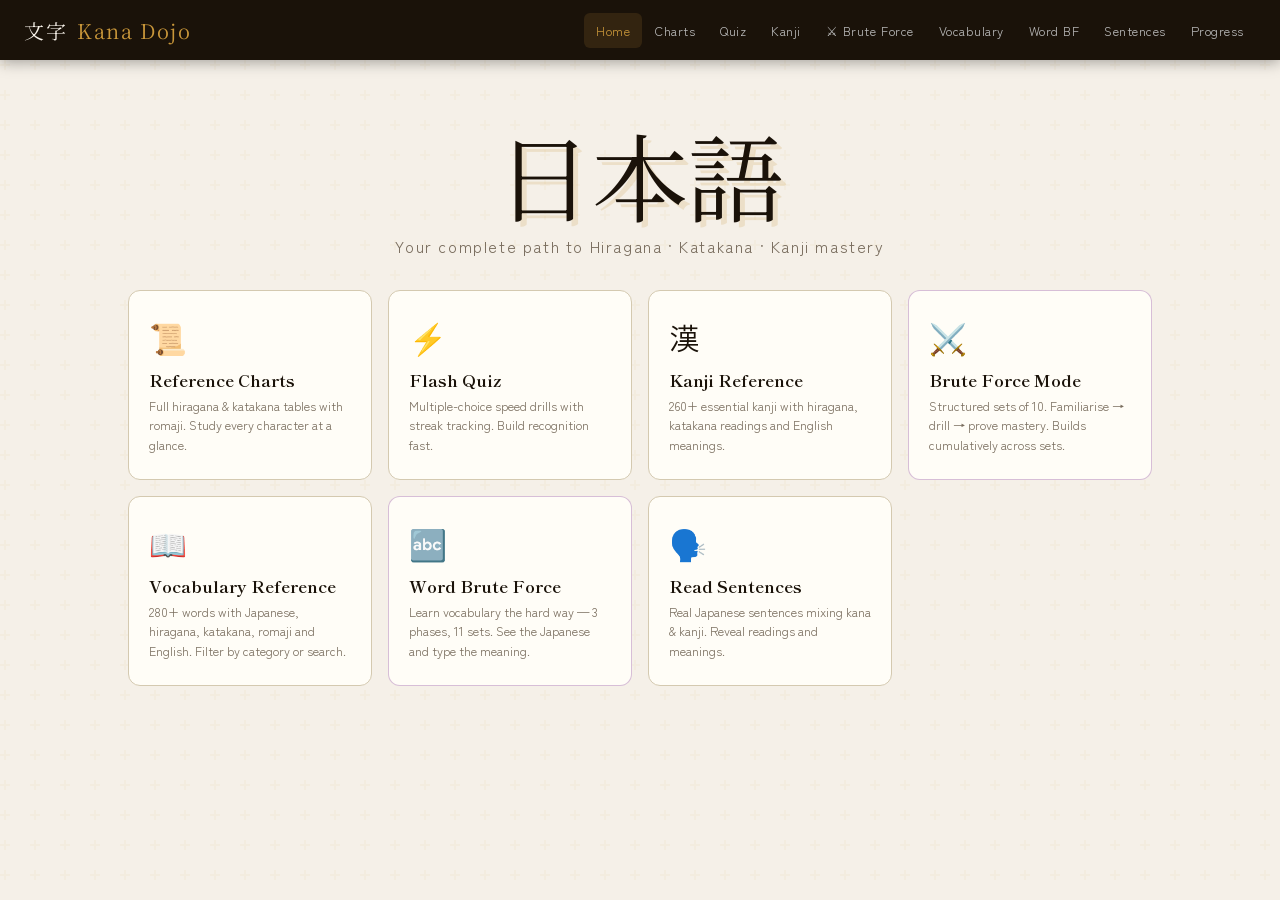
<file: kana_dojo_mobile (1).html>
<!DOCTYPE html>
<html lang="en">
<head>
<meta charset="UTF-8">
<meta name="viewport" content="width=device-width, initial-scale=1.0">
<title>文字 Kana Dojo — Japanese Mastery System</title>
<link rel="preconnect" href="https://fonts.googleapis.com">
<link href="https://fonts.googleapis.com/css2?family=Noto+Serif+JP:wght@300;400;700&family=Shippori+Mincho:wght@400;700&family=Zen+Kaku+Gothic+New:wght@300;400;700&display=swap" rel="stylesheet">
<style>
:root {
  --ink: #1a1209;
  --paper: #f5f0e8;
  --paper2: #ede7d5;
  --red: #c0392b;
  --gold: #c9973a;
  --muted: #7a6e5f;
  --correct: #2e7d52;
  --wrong: #c0392b;
  --card-bg: #fffdf7;
  --border: #d4c9b0;
  --blue: #2557a7;
  --bf-accent: #7b2d8b;
}
* { box-sizing: border-box; margin: 0; padding: 0; }
body {
  background: var(--paper);
  color: var(--ink);
  font-family: 'Zen Kaku Gothic New', sans-serif;
  min-height: 100vh;
  background-image: url("data:image/svg+xml,%3Csvg width='60' height='60' viewBox='0 0 60 60' xmlns='http://www.w3.org/2000/svg'%3E%3Cg fill='none'%3E%3Cg fill='%23c9973a' fill-opacity='0.05'%3E%3Cpath d='M36 34v-4h-2v4h-4v2h4v4h2v-4h4v-2h-4zm0-30V0h-2v4h-4v2h4v4h2V6h4V4h-4zM6 34v-4H4v4H0v2h4v4h2v-4h4v-2H6zM6 4V0H4v4H0v2h4v4h2V6h4V4H6z'/%3E%3C/g%3E%3C/g%3E%3C/svg%3E");
}

/* ── HEADER ── */
header {
  background: var(--ink); color: var(--paper);
  display: flex; align-items: center; justify-content: space-between;
  padding: 0 24px; height: 60px;
  box-shadow: 0 2px 14px rgba(0,0,0,0.35);
  position: sticky; top: 0; z-index: 200;
}
.logo { font-family: 'Noto Serif JP',serif; font-size: 1.25rem; letter-spacing:.08em; display:flex;align-items:center;gap:10px; }
.logo span { color: var(--gold); }
.nav-tabs { display:flex; gap:1px; flex-wrap:wrap; }
.nav-tab {
  background:transparent; border:none; color:#bbb;
  padding:8px 12px; border-radius:6px; cursor:pointer;
  font-family:'Zen Kaku Gothic New',sans-serif; font-size:.8rem; letter-spacing:.04em; transition:all .2s;
}
.nav-tab:hover { color:var(--paper); background:rgba(255,255,255,.08); }
.nav-tab.active { color:var(--gold); background:rgba(201,151,58,.14); }

/* ── SECTIONS ── */
.section { display:none; padding:26px 28px; max-width:1080px; margin:0 auto; width:100%; }
.section.active { display:block; }
.sec-title { font-family:'Shippori Mincho',serif; font-size:1.5rem; font-weight:700; margin-bottom:5px; }
.sec-sub { color:var(--muted); font-size:.87rem; margin-bottom:18px; }
.sec-label { font-size:.7rem; font-weight:700; letter-spacing:.12em; color:var(--muted); text-transform:uppercase; margin:16px 0 8px; }

/* ── TOGGLE ── */
.toggle-row { display:flex; gap:7px; margin-bottom:18px; flex-wrap:wrap; }
.tog {
  background:var(--paper2); border:1.5px solid var(--border);
  border-radius:6px; padding:6px 16px; cursor:pointer;
  font-family:'Zen Kaku Gothic New',sans-serif; font-size:.85rem; transition:all .2s;
}
.tog:hover { border-color:var(--gold); }
.tog.active { background:var(--ink); color:var(--paper); border-color:var(--ink); }
.tog.bf-active { background:var(--bf-accent); color:#fff; border-color:var(--bf-accent); }

/* ── HOME ── */
.hero { text-align:center; padding:40px 0 24px; }
.hero-kanji {
  font-family:'Noto Serif JP',serif; font-size:6rem; color:var(--ink); line-height:1;
  text-shadow:5px 5px 0 rgba(201,151,58,.18); animation:fadeDown .7s ease;
}
@keyframes fadeDown { from{opacity:0;transform:translateY(-18px)} to{opacity:1;transform:translateY(0)} }
.hero-sub { font-size:1rem; color:var(--muted); margin:12px 0 32px; letter-spacing:.1em; }
.mode-cards { display:grid; grid-template-columns:repeat(auto-fit,minmax(195px,1fr)); gap:16px; }
.mode-card {
  background:var(--card-bg); border:1.5px solid var(--border);
  border-radius:12px; padding:24px 20px; cursor:pointer; transition:all .25s; text-align:left;
}
.mode-card:hover { transform:translateY(-4px); box-shadow:0 8px 24px rgba(0,0,0,.12); border-color:var(--gold); }
.mode-card.bf { border-color:rgba(123,45,139,.3); }
.mode-card.bf:hover { border-color:var(--bf-accent); }
.mode-icon { font-size:1.9rem; margin-bottom:9px; }
.mode-title { font-family:'Shippori Mincho',serif; font-size:1.05rem; font-weight:700; margin-bottom:5px; }
.mode-desc { font-size:.78rem; color:var(--muted); line-height:1.55; }

/* ── CHART ── */
.kana-grid { display:grid; grid-template-columns:repeat(auto-fill,minmax(62px,1fr)); gap:6px; }
.kana-cell {
  background:var(--card-bg); border:1px solid var(--border);
  border-radius:8px; padding:8px 4px; text-align:center; transition:all .18s; cursor:default;
}
.kana-cell:hover { background:var(--ink); color:var(--paper); transform:scale(1.09); }
.kana-cell .kana { font-family:'Noto Serif JP',serif; font-size:1.4rem; display:block; }
.kana-cell .roma { font-size:.63rem; color:var(--muted); margin-top:2px; }
.kana-cell:hover .roma { color:var(--gold); }

/* ── QUIZ ── */
.score-bar {
  display:flex; gap:16px; align-items:center;
  background:var(--card-bg); border:1px solid var(--border);
  border-radius:8px; padding:9px 16px; margin-bottom:22px; font-size:.86rem; flex-wrap:wrap;
}
.score-item { display:flex; align-items:center; gap:5px; }
.dot { width:8px; height:8px; border-radius:50%; }
.dot.g { background:var(--correct); } .dot.r { background:var(--red); } .dot.b { background:var(--gold); }
.flashcard-wrap { perspective:1200px; width:100%; max-width:390px; height:205px; margin:0 auto 26px; cursor:pointer; }
.flashcard { width:100%; height:100%; position:relative; transform-style:preserve-3d; transition:transform .5s cubic-bezier(.4,0,.2,1); }
.flashcard.flipped { transform:rotateY(180deg); }
.card-face {
  position:absolute; width:100%; height:100%; backface-visibility:hidden; border-radius:16px;
  display:flex; flex-direction:column; align-items:center; justify-content:center;
  background:var(--card-bg); border:2px solid var(--border); box-shadow:0 4px 18px rgba(0,0,0,.08);
}
.card-face.back { transform:rotateY(180deg); background:var(--ink); color:var(--paper); border-color:var(--gold); }
.card-kana { font-family:'Noto Serif JP',serif; font-size:5rem; line-height:1; }
.card-hint { font-size:.73rem; color:var(--muted); margin-top:9px; letter-spacing:.07em; }
.card-answer { font-size:1.85rem; font-weight:700; color:var(--gold); }
.card-answer-sub { font-size:.8rem; color:#ccc; margin-top:7px; text-align:center; padding:0 10px; }
.quiz-choices { display:grid; grid-template-columns:repeat(2,1fr); gap:10px; max-width:390px; margin:0 auto; }
.choice-btn {
  background:var(--card-bg); border:2px solid var(--border); border-radius:10px; padding:12px;
  cursor:pointer; font-family:'Zen Kaku Gothic New',sans-serif; font-size:.95rem; transition:all .18s; text-align:center;
}
.choice-btn:hover:not(:disabled) { border-color:var(--gold); background:rgba(201,151,58,.08); }
.choice-btn.correct { background:rgba(46,125,82,.13); border-color:var(--correct); color:var(--correct); font-weight:700; }
.choice-btn.wrong { background:rgba(192,57,43,.13); border-color:var(--red); color:var(--red); }
.feedback-msg { text-align:center; font-size:.95rem; font-weight:700; min-height:24px; margin:10px 0; letter-spacing:.04em; }
.feedback-msg.ok { color:var(--correct); } .feedback-msg.no { color:var(--red); }
.quiz-actions { display:flex; gap:9px; justify-content:center; margin-top:18px; }
.btn-ink { background:var(--ink); color:var(--paper); border:none; border-radius:8px; padding:10px 24px; cursor:pointer; font-family:'Zen Kaku Gothic New',sans-serif; font-size:.9rem; transition:all .2s; }
.btn-ink:hover { background:var(--red); }
.btn-ghost { background:transparent; color:var(--ink); border:1.5px solid var(--border); border-radius:8px; padding:10px 24px; cursor:pointer; font-family:'Zen Kaku Gothic New',sans-serif; font-size:.9rem; transition:all .2s; }
.btn-ghost:hover { border-color:var(--ink); }

/* ── KANJI REFERENCE ── */
.kanji-grid { display:grid; grid-template-columns:repeat(auto-fill,minmax(188px,1fr)); gap:13px; }
.kanji-card {
  background:var(--card-bg); border:1.5px solid var(--border);
  border-radius:12px; padding:17px; text-align:center; transition:all .2s; position:relative;
}
.kanji-card:hover { transform:translateY(-3px); box-shadow:0 8px 18px rgba(0,0,0,.1); border-color:var(--gold); }
.kanji-char { font-family:'Noto Serif JP',serif; font-size:3rem; line-height:1; }
.kanji-hira { font-size:.82rem; color:var(--red); margin:6px 0 2px; font-family:'Noto Serif JP',serif; }
.kanji-kata { font-size:.79rem; color:var(--blue); margin-bottom:5px; font-family:'Noto Serif JP',serif; }
.kanji-meaning { font-size:.78rem; color:var(--muted); font-style:italic; }
.kanji-cat { position:absolute; top:8px; right:9px; font-size:.62rem; background:var(--paper2); border-radius:4px; padding:2px 6px; color:var(--muted); }
.kanji-radical { font-size:.68rem; color:var(--gold); margin-top:4px; }

/* ── SENTENCES ── */
.sent-box { background:var(--card-bg); border:2px solid var(--border); border-radius:14px; padding:26px; margin-bottom:16px; text-align:center; }
.sent-jp { font-family:'Noto Serif JP',serif; font-size:1.65rem; line-height:1.8; letter-spacing:.1em; margin-bottom:13px; }
.sent-btns { display:flex; gap:7px; justify-content:center; flex-wrap:wrap; margin-bottom:12px; }
.reveal-btn { background:var(--paper2); border:1.5px solid var(--border); border-radius:6px; padding:6px 14px; cursor:pointer; font-size:.8rem; transition:all .2s; }
.reveal-btn:hover { background:var(--ink); color:var(--paper); }
.sent-read { font-size:.93rem; color:var(--muted); min-height:20px; margin-bottom:4px; }
.sent-en { font-size:.95rem; color:var(--ink); min-height:20px; font-weight:500; }
.sent-voc { font-size:.78rem; color:var(--muted); min-height:18px; margin-top:3px; }

/* ── PROGRESS ── */
.stats-grid { display:grid; grid-template-columns:repeat(auto-fit,minmax(145px,1fr)); gap:13px; margin-bottom:26px; }
.stat-card { background:var(--card-bg); border:1.5px solid var(--border); border-radius:10px; padding:18px; text-align:center; }
.stat-num { font-family:'Shippori Mincho',serif; font-size:2.3rem; font-weight:700; }
.stat-lbl { font-size:.73rem; color:var(--muted); margin-top:3px; }
.tips-box { background:var(--card-bg); border:1.5px solid var(--border); border-radius:12px; padding:20px; }
.tip { font-size:.85rem; color:var(--muted); line-height:1.7; padding:5px 0; }
.tip strong { color:var(--ink); }

/* ════════════════════════════════════
   BRUTE FORCE MODE
═══════════════════════════════════════ */
#bruteforce { padding-bottom: 60px; }

/* Set list sidebar layout */
.bf-layout { display:grid; grid-template-columns:260px 1fr; gap:24px; align-items:start; }
@media(max-width:720px){ .bf-layout { grid-template-columns:1fr; } }

/* Set list */
.bf-set-list { display:flex; flex-direction:column; gap:8px; position:sticky; top:80px; }
.bf-set-card {
  background:var(--card-bg); border:1.5px solid var(--border);
  border-radius:10px; padding:12px 14px; cursor:pointer; transition:all .2s;
}
.bf-set-card:hover { border-color:var(--bf-accent); }
.bf-set-card.active-set { border-color:var(--bf-accent); background:rgba(123,45,139,.06); box-shadow:0 0 0 2px rgba(123,45,139,.15); }
.bf-set-card.done { border-color:var(--correct); background:rgba(46,125,82,.05); }
.bf-set-num { font-size:.68rem; font-weight:700; letter-spacing:.1em; color:var(--muted); text-transform:uppercase; margin-bottom:3px; }
.bf-set-name { font-family:'Shippori Mincho',serif; font-size:.95rem; font-weight:700; }
.bf-set-kanji { font-family:'Noto Serif JP',serif; font-size:1.1rem; color:var(--muted); margin-top:3px; letter-spacing:.05em; }
.bf-set-status { margin-top:6px; display:flex; align-items:center; gap:6px; }
.bf-pip { width:7px; height:7px; border-radius:50%; background:var(--border); display:inline-block; }
.bf-pip.done { background:var(--correct); }
.bf-pip.active { background:var(--bf-accent); }
.bf-pips { display:flex; gap:3px; }

/* Main arena */
.bf-arena { min-height: 480px; }

/* Phase banner */
.bf-phase-banner {
  background:linear-gradient(135deg,var(--bf-accent),#9b3dab);
  color:#fff; border-radius:10px; padding:10px 18px; margin-bottom:20px;
  display:flex; align-items:center; gap:12px; font-size:.88rem;
}
.bf-phase-icon { font-size:1.3rem; }
.bf-phase-title { font-weight:700; }
.bf-phase-sub { font-size:.78rem; opacity:.85; }

/* Progress bar */
.bf-prog-track { background:var(--border); border-radius:99px; height:8px; margin-bottom:20px; overflow:hidden; }
.bf-prog-fill { height:100%; border-radius:99px; background:linear-gradient(90deg,var(--bf-accent),#e040fb); transition:width .4s ease; }

/* Famil card (hint visible) */
.bf-card {
  background:var(--card-bg); border:2px solid var(--border);
  border-radius:18px; padding:32px 28px; text-align:center;
  box-shadow:0 4px 20px rgba(0,0,0,.08); margin-bottom:20px;
  position:relative; transition:border-color .3s;
}
.bf-card.reveal-mode { border-color:var(--bf-accent); }
.bf-card.correct-flash { border-color:var(--correct); background:rgba(46,125,82,.04); }
.bf-card.wrong-flash { border-color:var(--red); background:rgba(192,57,43,.04); }

.bf-kanji-display {
  font-family:'Noto Serif JP',serif; font-size:7rem; line-height:1;
  cursor:pointer; user-select:none; transition:transform .15s;
  display:inline-block;
}
.bf-kanji-display:active { transform:scale(.94); }

.bf-hint-box {
  margin: 14px auto 0;
  background:rgba(123,45,139,.08); border:1.5px solid rgba(123,45,139,.2);
  border-radius:10px; padding:10px 20px; display:inline-block;
  transition:all .3s;
}
.bf-hint-box.hidden { opacity:0; pointer-events:none; }
.bf-hint-meaning { font-size:1.3rem; font-weight:700; color:var(--bf-accent); }
.bf-hint-reads { font-size:.82rem; color:var(--muted); margin-top:3px; font-family:'Noto Serif JP',serif; }
.bf-tap-hint { font-size:.72rem; color:var(--muted); margin-top:10px; letter-spacing:.06em; }

.bf-radical-bar { margin-top:8px; font-size:.75rem; color:var(--gold); }

/* Input area */
.bf-input-area { display:flex; flex-direction:column; align-items:center; gap:12px; }
.bf-input {
  width:100%; max-width:340px; padding:13px 18px; font-size:1.05rem;
  border:2px solid var(--border); border-radius:10px; background:var(--card-bg);
  font-family:'Zen Kaku Gothic New',sans-serif; outline:none; text-align:center;
  transition:border-color .2s;
}
.bf-input:focus { border-color:var(--bf-accent); }
.bf-input.ok { border-color:var(--correct); background:rgba(46,125,82,.05); }
.bf-input.no { border-color:var(--red); background:rgba(192,57,43,.05); }
.bf-submit { background:var(--bf-accent); color:#fff; border:none; border-radius:9px; padding:11px 32px; cursor:pointer; font-family:'Zen Kaku Gothic New',sans-serif; font-size:.95rem; font-weight:700; transition:all .2s; }
.bf-submit:hover { background:#9b3dab; }
.bf-submit:disabled { opacity:.5; cursor:not-allowed; }

/* Feedback inline */
.bf-feedback { font-size:.95rem; font-weight:700; min-height:22px; text-align:center; letter-spacing:.04em; }
.bf-feedback.ok { color:var(--correct); }
.bf-feedback.no { color:var(--red); }

/* Rep dots */
.bf-rep-row { display:flex; gap:6px; justify-content:center; margin:10px 0; flex-wrap:wrap; }
.bf-rep-dot { width:12px; height:12px; border-radius:50%; background:var(--border); border:1.5px solid var(--border); transition:all .3s; }
.bf-rep-dot.done { background:var(--correct); border-color:var(--correct); }
.bf-rep-dot.active { background:var(--bf-accent); border-color:var(--bf-accent); box-shadow:0 0 0 3px rgba(123,45,139,.2); }

/* Set complete overlay */
.bf-complete {
  background:var(--card-bg); border:2px solid var(--correct);
  border-radius:18px; padding:40px 32px; text-align:center;
  box-shadow:0 4px 24px rgba(46,125,82,.15);
}
.bf-complete-icon { font-size:3.5rem; margin-bottom:12px; }
.bf-complete-title { font-family:'Shippori Mincho',serif; font-size:1.6rem; font-weight:700; margin-bottom:8px; }
.bf-complete-sub { color:var(--muted); font-size:.9rem; margin-bottom:24px; }
.bf-complete-actions { display:flex; gap:10px; justify-content:center; flex-wrap:wrap; }

/* Cumulative quiz badge */
.bf-cumulative-badge {
  background:linear-gradient(135deg,#c9973a,#e8b84b);
  color:var(--ink); border-radius:8px; padding:8px 14px;
  font-size:.8rem; font-weight:700; margin-bottom:14px; display:inline-block;
}

/* mini nav inside brute force */
.bf-card-counter { position:absolute; top:12px; right:14px; font-size:.72rem; color:var(--muted); }

/* ── PHASE 3 PANEL (standalone, bottom of BF section) ── */
.bf-p3-panel {
  margin-top: 40px;
  border-top: 2px dashed var(--border);
  padding-top: 28px;
}
.bf-p3-header {
  display: flex; align-items: center; gap: 14px; margin-bottom: 6px;
}
.bf-p3-badge {
  background: linear-gradient(135deg,#7b5c00,#c9973a);
  color: #fff; border-radius: 8px; padding: 4px 12px;
  font-size: .72rem; font-weight: 700; letter-spacing: .08em; text-transform: uppercase;
}
.bf-p3-title { font-family:'Shippori Mincho',serif; font-size: 1.25rem; font-weight: 700; }
.bf-p3-sub { font-size: .83rem; color: var(--muted); margin-bottom: 18px; line-height: 1.5; }

/* Set selector grid — scalable chip style */
.bf-p3-set-grid {
  display: flex; flex-wrap: wrap; gap: 8px; margin-bottom: 18px;
}
.bf-p3-chip {
  display: flex; align-items: center; gap: 7px;
  background: var(--card-bg); border: 2px solid var(--border);
  border-radius: 99px; padding: 6px 14px 6px 10px;
  cursor: pointer; transition: all .2s; user-select: none;
  font-size: .82rem; font-family: 'Zen Kaku Gothic New', sans-serif;
}
.bf-p3-chip:hover { border-color: var(--gold); }
.bf-p3-chip.selected {
  border-color: #c9973a; background: rgba(201,151,58,.1);
}
.bf-p3-chip.selected .chip-dot { background: #c9973a; }
.bf-p3-chip-kanji { font-family:'Noto Serif JP',serif; font-size:.95rem; color:var(--muted); }
.chip-dot {
  width: 8px; height: 8px; border-radius: 50%;
  background: var(--border); transition: background .2s; flex-shrink:0;
}
.bf-p3-chip-name { font-weight: 600; color: var(--ink); }
.bf-p3-chip-count { font-size:.72rem; color:var(--muted); }

.bf-p3-selector-actions {
  display: flex; gap: 8px; margin-bottom: 18px; flex-wrap: wrap; align-items: center;
}
.bf-p3-count-info {
  font-size:.82rem; color:var(--muted); margin-left:auto;
}

.bf-p3-launch {
  display: flex; gap: 10px; align-items: center; flex-wrap:wrap;
}
.btn-gold {
  background: linear-gradient(135deg,#c9973a,#e8b84b);
  color: var(--ink); border: none; border-radius: 9px;
  padding: 12px 30px; cursor: pointer;
  font-family: 'Zen Kaku Gothic New', sans-serif;
  font-size: .95rem; font-weight: 700; transition: all .2s;
  box-shadow: 0 2px 8px rgba(201,151,58,.3);
}
.btn-gold:hover { filter: brightness(1.08); transform: translateY(-1px); }
.btn-gold:disabled { opacity:.4; cursor:not-allowed; transform:none; }

/* Phase 3 results summary */
.bf-p3-results {
  background: var(--card-bg); border: 2px solid var(--gold);
  border-radius: 18px; padding: 36px 28px; text-align: center;
  box-shadow: 0 4px 24px rgba(201,151,58,.15);
}
.bf-p3-results-icon { font-size: 3rem; margin-bottom: 10px; }
.bf-p3-results-title { font-family:'Shippori Mincho',serif; font-size:1.55rem; font-weight:700; margin-bottom:16px; }
.bf-p3-stats-row {
  display: flex; justify-content: center; gap: 24px; flex-wrap: wrap; margin-bottom: 20px;
}
.bf-p3-stat {
  background: var(--paper2); border-radius: 10px; padding: 14px 22px; min-width: 90px;
}
.bf-p3-stat-num { font-family:'Shippori Mincho',serif; font-size:2rem; font-weight:700; }
.bf-p3-stat-lbl { font-size:.72rem; color:var(--muted); margin-top:2px; }
.bf-p3-mistakes {
  text-align:left; max-width:480px; margin:0 auto 22px;
  background:rgba(192,57,43,.05); border:1px solid rgba(192,57,43,.2);
  border-radius:10px; padding:14px 18px;
}
.bf-p3-mistakes-title { font-size:.78rem; font-weight:700; color:var(--red); margin-bottom:8px; letter-spacing:.06em; text-transform:uppercase; }
.bf-p3-mistake-row {
  display:flex; align-items:center; gap:10px; padding:5px 0;
  border-bottom:1px solid rgba(192,57,43,.1); font-size:.85rem;
}
.bf-p3-mistake-row:last-child { border-bottom:none; }
.bf-p3-mistake-k { font-family:'Noto Serif JP',serif; font-size:1.4rem; width:36px; text-align:center; }
.bf-p3-mistake-e { color:var(--ink); font-weight:600; }
.bf-p3-mistake-r { color:var(--muted); font-size:.76rem; }

/* ── VOCABULARY REFERENCE TABLE ── */
.vocab-filter-row { display:flex; gap:7px; flex-wrap:wrap; margin-bottom:16px; align-items:center; }
.vocab-search {
  flex:1; min-width:180px; max-width:280px;
  padding:7px 14px; border:1.5px solid var(--border); border-radius:6px;
  font-family:'Zen Kaku Gothic New',sans-serif; font-size:.85rem;
  background:var(--card-bg); outline:none; transition:border-color .2s;
}
.vocab-search:focus { border-color:var(--gold); }
.vocab-table-wrap { overflow-x:auto; border-radius:10px; border:1.5px solid var(--border); }
.vocab-table {
  width:100%; border-collapse:collapse;
  font-family:'Zen Kaku Gothic New',sans-serif; font-size:.88rem;
}
.vocab-table th {
  background:var(--ink); color:var(--paper);
  padding:10px 14px; text-align:left; font-weight:600;
  font-size:.75rem; letter-spacing:.08em; text-transform:uppercase; white-space:nowrap;
}
.vocab-table td { padding:9px 14px; border-bottom:1px solid var(--border); vertical-align:middle; }
.vocab-table tr:last-child td { border-bottom:none; }
.vocab-table tr:nth-child(even) td { background:rgba(201,151,58,.04); }
.vocab-table tr:hover td { background:rgba(201,151,58,.09); }
.vocab-jp { font-family:'Noto Serif JP',serif; font-size:1.2rem; color:var(--ink); }
.vocab-hira { font-family:'Noto Serif JP',serif; font-size:.88rem; color:var(--red); }
.vocab-kata { font-family:'Noto Serif JP',serif; font-size:.88rem; color:var(--blue); }
.vocab-roma { font-size:.85rem; color:var(--muted); font-style:italic; }
.vocab-en { font-weight:600; color:var(--ink); }
.vocab-cat-badge {
  display:inline-block; font-size:.62rem; padding:2px 7px;
  border-radius:99px; background:var(--paper2); color:var(--muted);
  border:1px solid var(--border); white-space:nowrap;
}
.vocab-count { font-size:.8rem; color:var(--muted); margin-bottom:10px; }

/* ── WORD BF MODE ── */
.wbf-display {
  font-family:'Noto Serif JP',serif; font-size:2.4rem; line-height:1.35;
  color:var(--ink); cursor:pointer; user-select:none;
  display:inline-block; transition:transform .15s;
}
.wbf-display:active { transform:scale(.95); }
.wbf-hint-popup {
  position:absolute; bottom:calc(100% + 10px); left:50%; transform:translateX(-50%) scale(.9);
  background:var(--ink); color:var(--paper); border-radius:10px; padding:12px 18px; text-align:center;
  min-width:210px; opacity:0; pointer-events:none; transition:all .2s; z-index:10;
  box-shadow:0 4px 16px rgba(0,0,0,.25);
}
.wbf-hint-popup::after {
  content:''; position:absolute; top:100%; left:50%; transform:translateX(-50%);
  border:6px solid transparent; border-top-color:var(--ink);
}
.wbf-hint-popup.show { opacity:1; transform:translateX(-50%) scale(1); pointer-events:auto; }
.wbf-popup-en { font-size:1rem; font-weight:700; color:#4ecdc4; }
.wbf-popup-reads { font-size:.78rem; color:#ccc; margin-top:4px; font-family:'Noto Serif JP',serif; }
.wbf-set-card { border-color:rgba(26,107,138,.25) !important; }
.wbf-set-card:hover { border-color:#1a6b8a !important; }
.wbf-set-card.active-set { border-color:#1a6b8a !important; background:rgba(26,107,138,.05) !important; box-shadow:0 0 0 2px rgba(26,107,138,.15) !important; }
.wbf-set-card.done { border-color:var(--correct) !important; }
.btn-teal {
  background:linear-gradient(135deg,#1a6b8a,#4ecdc4);
  color:#fff; border:none; border-radius:9px;
  padding:12px 30px; cursor:pointer;
  font-family:'Zen Kaku Gothic New',sans-serif;
  font-size:.95rem; font-weight:700; transition:all .2s;
  box-shadow:0 2px 8px rgba(26,107,138,.3);
}
.btn-teal:hover { filter:brightness(1.1); transform:translateY(-1px); }
.btn-teal:disabled { opacity:.4; cursor:not-allowed; transform:none; }

/* tooltip-style hint popup */
.bf-hint-popup {
  position:absolute; bottom:calc(100% + 10px); left:50%; transform:translateX(-50%) scale(.9);
  background:var(--ink); color:var(--paper); border-radius:10px; padding:12px 18px; text-align:center;
  min-width:160px; opacity:0; pointer-events:none; transition:all .2s; z-index:10;
  box-shadow:0 4px 16px rgba(0,0,0,.25);
}
.bf-hint-popup::after {
  content:''; position:absolute; top:100%; left:50%; transform:translateX(-50%);
  border:6px solid transparent; border-top-color:var(--ink);
}
.bf-hint-popup.show { opacity:1; transform:translateX(-50%) scale(1); pointer-events:auto; }
.bf-popup-meaning { font-size:1.1rem; font-weight:700; color:var(--gold); }
.bf-popup-reads { font-size:.78rem; color:#ccc; margin-top:4px; font-family:'Noto Serif JP',serif; }

/* ═══════════════════════════════════════════════════════
   MOBILE — PORTRAIT / VERTICAL MODE  (≤ 640px)
═══════════════════════════════════════════════════════ */
@media (max-width: 640px) {

  /* ── Header & Nav ── */
  header {
    height: auto;
    flex-direction: column;
    align-items: stretch;
    padding: 0;
    gap: 0;
  }
  .logo {
    font-size: 1rem;
    padding: 10px 16px 8px;
    border-bottom: 1px solid rgba(255,255,255,.08);
  }
  .nav-tabs {
    display: flex;
    flex-direction: row;
    flex-wrap: nowrap;
    overflow-x: auto;
    -webkit-overflow-scrolling: touch;
    scrollbar-width: none;
    gap: 0;
    width: 100%;
    padding: 2px 4px 4px;
  }
  .nav-tabs::-webkit-scrollbar { display: none; }
  .nav-tab {
    white-space: nowrap;
    flex-shrink: 0;
    font-size: .7rem;
    padding: 8px 11px;
    border-radius: 5px;
    letter-spacing: .02em;
  }

  /* ── Sections ── */
  .section {
    padding: 16px 14px;
    max-width: 100%;
  }
  .sec-title { font-size: 1.2rem; }
  .sec-sub   { font-size: .8rem; }

  /* ── Home hero ── */
  .hero { padding: 24px 0 16px; }
  .hero-kanji { font-size: 4rem; }
  .hero-sub { font-size: .82rem; margin: 8px 0 20px; }
  .mode-cards { grid-template-columns: 1fr 1fr; gap: 10px; }
  .mode-card { padding: 14px 12px; border-radius: 10px; }
  .mode-icon { font-size: 1.4rem; margin-bottom: 6px; }
  .mode-title { font-size: .88rem; margin-bottom: 3px; }
  .mode-desc { font-size: .72rem; line-height: 1.4; }

  /* ── Toggle rows ── */
  .toggle-row { gap: 5px; }
  .tog { padding: 5px 10px; font-size: .75rem; }

  /* ── Kana charts ── */
  .kana-grid { grid-template-columns: repeat(auto-fill, minmax(52px, 1fr)); gap: 4px; }
  .kana-cell { padding: 6px 3px; border-radius: 6px; }
  .kana-cell .kana { font-size: 1.2rem; }
  .kana-cell .roma { font-size: .58rem; }
  .sec-label { font-size: .65rem; margin: 12px 0 6px; }

  /* ── Quiz ── */
  .score-bar { padding: 8px 10px; gap: 10px; font-size: .78rem; flex-wrap: wrap; }
  .flashcard-wrap { height: 170px; max-width: 100%; margin-bottom: 18px; }
  .card-kana { font-size: 3.5rem; }
  .card-answer { font-size: 1.4rem; }
  .card-answer-sub { font-size: .72rem; }
  .card-hint { font-size: .68rem; }
  .quiz-choices { max-width: 100%; gap: 8px; }
  .choice-btn { padding: 10px 6px; font-size: .82rem; border-radius: 8px; }
  .quiz-actions { gap: 8px; }
  .btn-ink, .btn-ghost { padding: 9px 18px; font-size: .83rem; }
  .feedback-msg { font-size: .85rem; }

  /* ── Kanji Reference ── */
  .kanji-grid { grid-template-columns: repeat(2, 1fr); gap: 8px; }
  .kanji-card { padding: 12px 10px; border-radius: 9px; }
  .kanji-char { font-size: 2.4rem; }
  .kanji-hira { font-size: .74rem; }
  .kanji-kata { font-size: .72rem; }
  .kanji-meaning { font-size: .72rem; }
  .kanji-radical { font-size: .62rem; }
  .kanji-cat { font-size: .56rem; top: 6px; right: 7px; }

  /* ── Sentences ── */
  .sent-box { padding: 16px 14px; }
  .sent-jp { font-size: 1.2rem; line-height: 1.7; }
  .sent-btns { gap: 5px; }
  .reveal-btn { padding: 5px 10px; font-size: .74rem; }

  /* ── Progress ── */
  .stats-grid { grid-template-columns: repeat(2, 1fr); gap: 8px; margin-bottom: 16px; }
  .stat-card { padding: 14px 10px; }
  .stat-num { font-size: 1.9rem; }
  .stat-lbl { font-size: .68rem; }
  .tips-box { padding: 14px 12px; }
  .tip { font-size: .78rem; padding: 4px 0; }

  /* ── Brute Force ── */
  #bruteforce, #wordbf { padding-bottom: 40px; }

  /* Set list → horizontal scroll strip on mobile */
  .bf-layout { gap: 14px; }
  .bf-set-list {
    position: static !important;
    flex-direction: row;
    flex-wrap: nowrap;
    overflow-x: auto;
    -webkit-overflow-scrolling: touch;
    scrollbar-width: none;
    gap: 8px;
    padding-bottom: 6px;
  }
  .bf-set-list::-webkit-scrollbar { display: none; }
  .bf-set-card {
    min-width: 160px;
    max-width: 160px;
    flex-shrink: 0;
    padding: 10px 12px;
  }
  .bf-set-num { font-size: .6rem; }
  .bf-set-name { font-size: .82rem; }
  .bf-set-kanji { font-size: .9rem; letter-spacing: .03em; }
  .bf-arena { min-height: 360px; }

  /* BF card & drill */
  .bf-card { padding: 20px 14px; border-radius: 14px; }
  .bf-kanji-display { font-size: 5rem; }
  .bf-hint-meaning { font-size: 1.1rem; }
  .bf-hint-reads { font-size: .76rem; }
  .bf-hint-box { padding: 8px 14px; }
  .bf-phase-banner { padding: 9px 12px; font-size: .8rem; gap: 8px; border-radius: 8px; }
  .bf-phase-icon { font-size: 1.1rem; }
  .bf-phase-title { font-size: .88rem; }
  .bf-phase-sub { font-size: .72rem; }
  .bf-input { font-size: .93rem; padding: 11px 14px; }
  .bf-submit { padding: 10px 22px; font-size: .88rem; }
  .bf-rep-row { gap: 5px; }
  .bf-rep-dot { width: 10px; height: 10px; }

  /* Phase 3 panel */
  .bf-p3-panel { padding-top: 22px; margin-top: 28px; }
  .bf-p3-title { font-size: 1rem; }
  .bf-p3-sub { font-size: .78rem; }
  .bf-p3-set-grid { gap: 5px; }
  .bf-p3-chip { padding: 5px 10px 5px 8px; font-size: .75rem; gap: 5px; }
  .bf-p3-chip-name { font-size: .78rem; }
  .bf-p3-chip-count { font-size: .65rem; }
  .bf-p3-selector-actions { gap: 5px; flex-wrap: wrap; }
  .bf-p3-stats-row { gap: 8px; }
  .bf-p3-stat { padding: 10px 12px; min-width: 66px; }
  .bf-p3-stat-num { font-size: 1.5rem; }
  .bf-p3-stat-lbl { font-size: .65rem; }
  .bf-p3-mistakes { padding: 10px 12px; }
  .bf-p3-mistake-k { font-size: 1.1rem; }
  .bf-complete { padding: 28px 16px; }
  .bf-complete-icon { font-size: 2.6rem; }
  .bf-complete-title { font-size: 1.2rem; }
  .bf-complete-sub { font-size: .82rem; }
  .bf-complete-actions { flex-direction: column; align-items: center; }
  .btn-gold, .btn-teal { padding: 10px 22px; font-size: .88rem; }

  /* Hint popup — anchor to bottom of screen instead of above kanji */
  .bf-hint-popup, .wbf-hint-popup {
    bottom: auto;
    top: calc(100% + 8px);
  }
  .bf-hint-popup::after, .wbf-hint-popup::after {
    top: auto;
    bottom: 100%;
    border-top-color: transparent;
    border-bottom-color: var(--ink);
  }

  /* ── Vocabulary table ── */
  .vocab-filter-row { gap: 5px; }
  .vocab-search { max-width: 100%; min-width: 0; flex: 1; font-size: .8rem; }

  /* Hide Katakana & Category columns on mobile — too many columns */
  .vocab-table th:nth-child(3),
  .vocab-table td:nth-child(3),
  .vocab-table th:nth-child(6),
  .vocab-table td:nth-child(6) { display: none; }

  .vocab-table th { padding: 8px 8px; font-size: .68rem; }
  .vocab-table td { padding: 7px 8px; }
  .vocab-jp { font-size: 1rem; }
  .vocab-hira { font-size: .8rem; }
  .vocab-roma { font-size: .78rem; }
  .vocab-en { font-size: .82rem; }
  .vocab-count { font-size: .74rem; }

  /* ── Word BF ── */
  .wbf-display { font-size: 1.8rem; }
}

/* ── Very small screens (≤ 360px) ── */
@media (max-width: 360px) {
  .mode-cards { grid-template-columns: 1fr; }
  .kanji-grid { grid-template-columns: repeat(2, 1fr); }
  .bf-set-card { min-width: 140px; max-width: 140px; }
  .bf-kanji-display { font-size: 4rem; }
}

</style>
</head>
<body>

<header>
  <div class="logo">文字 <span>Kana Dojo</span></div>
  <nav class="nav-tabs">
    <button class="nav-tab active" onclick="go('home')">Home</button>
    <button class="nav-tab" onclick="go('chart')">Charts</button>
    <button class="nav-tab" onclick="go('quiz')">Quiz</button>
    <button class="nav-tab" onclick="go('kanji')">Kanji</button>
    <button class="nav-tab" onclick="go('bruteforce')">⚔ Brute Force</button>
    <button class="nav-tab" onclick="go('vocabulary')">Vocabulary</button>
    <button class="nav-tab" onclick="go('wordbf')">Word BF</button>
    <button class="nav-tab" onclick="go('sentences')">Sentences</button>
    <button class="nav-tab" onclick="go('progress')">Progress</button>
  </nav>
</header>

<!-- ═══════ HOME ═══════ -->
<div class="section active" id="home">
  <div class="hero">
    <div class="hero-kanji">日本語</div>
    <div class="hero-sub">Your complete path to Hiragana · Katakana · Kanji mastery</div>
    <div class="mode-cards">
      <div class="mode-card" onclick="go('chart')">
        <div class="mode-icon">📜</div>
        <div class="mode-title">Reference Charts</div>
        <div class="mode-desc">Full hiragana & katakana tables with romaji. Study every character at a glance.</div>
      </div>
      <div class="mode-card" onclick="go('quiz')">
        <div class="mode-icon">⚡</div>
        <div class="mode-title">Flash Quiz</div>
        <div class="mode-desc">Multiple-choice speed drills with streak tracking. Build recognition fast.</div>
      </div>
      <div class="mode-card" onclick="go('kanji')">
        <div class="mode-icon">漢</div>
        <div class="mode-title">Kanji Reference</div>
        <div class="mode-desc">260+ essential kanji with hiragana, katakana readings and English meanings.</div>
      </div>
      <div class="mode-card bf" onclick="go('bruteforce')">
        <div class="mode-icon">⚔️</div>
        <div class="mode-title">Brute Force Mode</div>
        <div class="mode-desc">Structured sets of 10. Familiarise → drill → prove mastery. Builds cumulatively across sets.</div>
      </div>
      <div class="mode-card" onclick="go('vocabulary')">
        <div class="mode-icon">📖</div>
        <div class="mode-title">Vocabulary Reference</div>
        <div class="mode-desc">280+ words with Japanese, hiragana, katakana, romaji and English. Filter by category or search.</div>
      </div>
      <div class="mode-card bf" onclick="go('wordbf')">
        <div class="mode-icon">🔤</div>
        <div class="mode-title">Word Brute Force</div>
        <div class="mode-desc">Learn vocabulary the hard way — 3 phases, 11 sets. See the Japanese and type the meaning.</div>
      </div>
      <div class="mode-card" onclick="go('sentences')">
        <div class="mode-icon">🗣️</div>
        <div class="mode-title">Read Sentences</div>
        <div class="mode-desc">Real Japanese sentences mixing kana & kanji. Reveal readings and meanings.</div>
      </div>
    </div>
  </div>
</div>

<!-- ═══════ CHARTS ═══════ -->
<div class="section" id="chart">
  <div class="sec-title">Kana Reference Charts</div>
  <div class="sec-sub">Hover any character to highlight it. Switch between scripts below.</div>
  <div class="toggle-row">
    <button class="tog active" onclick="showChart('hiragana',this)">Hiragana ひらがな</button>
    <button class="tog" onclick="showChart('katakana',this)">Katakana カタカナ</button>
  </div>
  <div id="chart-out"></div>
</div>

<!-- ═══════ QUIZ ═══════ -->
<div class="section" id="quiz">
  <div class="sec-title">Flash Quiz</div>
  <div class="toggle-row" id="quiz-sets">
    <button class="tog active" onclick="setSet('hiragana',this)">Hiragana</button>
    <button class="tog" onclick="setSet('katakana',this)">Katakana</button>
    <button class="tog" onclick="setSet('both',this)">Both Scripts</button>
    <button class="tog" onclick="setSet('kanji',this)">Kanji Meanings</button>
    <button class="tog" onclick="setSet('vocab',this)">Vocabulary</button>
  </div>
  <div class="score-bar">
    <div class="score-item"><div class="dot g"></div><span id="qc">0</span>&nbsp;correct</div>
    <div class="score-item"><div class="dot r"></div><span id="qw">0</span>&nbsp;wrong</div>
    <div class="score-item"><div class="dot b"></div>🔥&nbsp;<span id="qs">0</span></div>
    <div style="margin-left:auto;font-size:.78rem;color:var(--muted)" id="qpool"></div>
  </div>
  <div class="flashcard-wrap" onclick="flip()">
    <div class="flashcard" id="fc">
      <div class="card-face front">
        <div class="card-kana" id="cq">あ</div>
        <div class="card-hint">Tap card to flip</div>
      </div>
      <div class="card-face back">
        <div class="card-answer" id="ca">a</div>
        <div class="card-answer-sub" id="ca2"></div>
      </div>
    </div>
  </div>
  <div class="feedback-msg" id="fb"></div>
  <div class="quiz-choices" id="choices"></div>
  <div class="quiz-actions">
    <button class="btn-ghost" onclick="nextQ()">Skip →</button>
    <button class="btn-ink" onclick="nextQ()">Next Card</button>
  </div>
</div>

<!-- ═══════ KANJI REFERENCE ═══════ -->
<div class="section" id="kanji">
  <div class="sec-title">Essential Kanji</div>
  <div class="sec-sub">Hiragana reading (red) · Katakana reading (blue) · English meaning · Radical hint (gold)</div>
  <div class="toggle-row" id="kf"></div>
  <div class="kanji-grid" id="kg"></div>
</div>

<!-- ═══════ BRUTE FORCE ═══════ -->
<div class="section" id="bruteforce">
  <div class="sec-title">&#9876; Brute Force Mode</div>
  <div class="sec-sub">Phase 1: Familiarise with hints shown. Phase 2: Drill with hints hidden. Jump to any set freely. Use Phase 3 below for a full cumulative test anytime.</div>
  <div class="bf-layout">
    <!-- Set list -->
    <div class="bf-set-list" id="bf-set-list"></div>
    <!-- Arena -->
    <div class="bf-arena" id="bf-arena">
      <div style="text-align:center;padding:60px 20px;color:var(--muted)">
        <div style="font-size:3rem;margin-bottom:12px">&#9876;&#65039;</div>
        <div style="font-family:'Shippori Mincho',serif;font-size:1.2rem;margin-bottom:8px">Select a set to begin</div>
        <div style="font-size:.85rem">Choose any set from the list on the left to start training.</div>
      </div>
    </div>
  </div>

  <!-- PHASE 3 PANEL -->
  <div class="bf-p3-panel" id="bf-p3-panel">
    <div class="bf-p3-header">
      <span class="bf-p3-badge">Phase 3</span>
      <span class="bf-p3-title">&#127754; Cumulative Quiz</span>
    </div>
    <div class="bf-p3-sub">
      Select any combination of sets and test your recall across all their kanji — 2 correct reps per kanji. Hit the kanji to peek at the hint. Results summary shown when done.
    </div>
    <div class="bf-p3-set-grid" id="bf-p3-chips"></div>
    <div class="bf-p3-selector-actions">
      <button class="btn-ghost" style="padding:6px 14px;font-size:.82rem" onclick="p3SelectAll()">Select All</button>
      <button class="btn-ghost" style="padding:6px 14px;font-size:.82rem" onclick="p3SelectNone()">Clear</button>
      <button class="btn-ghost" style="padding:6px 14px;font-size:.82rem" onclick="p3SelectMastered()">Mastered Only</button>
      <span class="bf-p3-count-info" id="bf-p3-count">0 kanji selected</span>
    </div>
    <div class="bf-p3-launch">
      <button class="btn-gold" id="bf-p3-launch-btn" onclick="p3Launch()" disabled>Launch Cumulative Quiz &#8594;</button>
    </div>
    <div id="bf-p3-arena" style="margin-top:24px"></div>
  </div>
</div>

<!-- ======= VOCABULARY REFERENCE ======= -->
<div class="section" id="vocabulary">
  <div class="sec-title">Vocabulary Reference</div>
  <div class="sec-sub">All words with Japanese, hiragana, katakana, romaji and English. Filter by category or search.</div>
  <div class="vocab-filter-row">
    <input class="vocab-search" id="vocab-search" type="text" placeholder="Search English, romaji or Japanese..." oninput="buildVocab()">
  </div>
  <div id="vocab-cat-filters" style="display:flex;gap:6px;flex-wrap:wrap;margin-bottom:10px"></div>
  <div class="vocab-count" id="vocab-count"></div>
  <div class="vocab-table-wrap">
    <table class="vocab-table">
      <thead><tr>
        <th>Japanese</th><th>Hiragana</th><th>Katakana</th><th>Romaji</th><th>English</th><th>Category</th>
      </tr></thead>
      <tbody id="vocab-tbody"></tbody>
    </table>
  </div>
</div>

<!-- ======= WORD BRUTE FORCE ======= -->
<div class="section" id="wordbf">
  <div class="sec-title">Word Brute Force</div>
  <div class="sec-sub">Phase 1 shows all four forms as a hint. Phase 2 hides them — tap the word to peek. Phase 3 is your cumulative proof across sets.</div>
  <div class="bf-layout">
    <div class="bf-set-list" id="wbf-set-list"></div>
    <div class="bf-arena" id="wbf-arena">
      <div style="text-align:center;padding:60px 20px;color:var(--muted)">
        <div style="font-size:3rem;margin-bottom:12px">🔤</div>
        <div style="font-family:'Shippori Mincho',serif;font-size:1.2rem;margin-bottom:8px">Select a vocabulary set to begin</div>
        <div style="font-size:.85rem">Choose any set from the list to start training.</div>
      </div>
    </div>
  </div>
  <div class="bf-p3-panel" id="wbf-p3-panel">
    <div class="bf-p3-header">
      <span class="bf-p3-badge" style="background:linear-gradient(135deg,#0d4f6b,#1a6b8a)">Phase 3</span>
      <span class="bf-p3-title">🌊 Word Cumulative Quiz</span>
    </div>
    <div class="bf-p3-sub">Select vocabulary sets and test your recall — 2 correct reps per word. See the Japanese word and type the English meaning.</div>
    <div class="bf-p3-set-grid" id="wbf-p3-chips"></div>
    <div class="bf-p3-selector-actions">
      <button class="btn-ghost" style="padding:6px 14px;font-size:.82rem" onclick="wp3SelectAll()">Select All</button>
      <button class="btn-ghost" style="padding:6px 14px;font-size:.82rem" onclick="wp3SelectNone()">Clear</button>
      <button class="btn-ghost" style="padding:6px 14px;font-size:.82rem" onclick="wp3SelectMastered()">Mastered Only</button>
      <span class="bf-p3-count-info" id="wbf-p3-count">0 words selected</span>
    </div>
    <div class="bf-p3-launch">
      <button class="btn-teal" id="wbf-p3-launch-btn" onclick="wp3Launch()" disabled>Launch Word Quiz →</button>
    </div>
    <div id="wbf-p3-arena" style="margin-top:24px"></div>
  </div>
</div>

<!-- ═══════ SENTENCES ═══════ -->
<div class="section" id="sentences">
  <div class="sec-title">Read Japanese Sentences</div>
  <div class="sec-sub">Challenge yourself to read each sentence, then reveal reading and meaning.</div>
  <div id="sl"></div>
</div>

<!-- ═══════ PROGRESS ═══════ -->
<div class="section" id="progress">
  <div class="sec-title">Your Progress</div>
  <div class="stats-grid">
    <div class="stat-card"><div class="stat-num" id="pc">0</div><div class="stat-lbl">Correct Answers</div></div>
    <div class="stat-card"><div class="stat-num" id="pa">—</div><div class="stat-lbl">Accuracy</div></div>
    <div class="stat-card"><div class="stat-num" id="pb">0</div><div class="stat-lbl">🔥 Best Streak</div></div>
    <div class="stat-card"><div class="stat-num" id="pseen">0</div><div class="stat-lbl">Characters Seen</div></div>
    <div class="stat-card"><div class="stat-num" id="pbf">0</div><div class="stat-lbl">⚔ BF Sets Mastered</div></div>
  </div>
  <div class="tips-box">
    <div style="font-family:'Shippori Mincho',serif;font-size:1.05rem;margin-bottom:14px">Study Tips for Real Fluency</div>
    <div class="tip">🌅 <strong>Daily 10 minutes</strong> crushes occasional 2-hour sessions. Consistency is the whole game.</div>
    <div class="tip">⚔️ <strong>Brute Force sets</strong> — the familiarisation phase is NOT cheating. Looking at meanings first is proven neuroscience.</div>
    <div class="tip">🔁 <strong>Spaced repetition</strong> — the cumulative review after each set ensures older kanji don't fade.</div>
    <div class="tip">✍️ <strong>Write by hand</strong> while drilling — muscle memory dramatically speeds recognition.</div>
    <div class="tip">🔗 <strong>Use radicals</strong> as anchors — 木 (tree) appears in 森 (forest), 林 (woods), 校 (school). Spot the pattern.</div>
    <div class="tip">📅 <strong>Target</strong>: 46 hiragana in ~1 week · 46 katakana in week 2 · 1 BF kanji set per day from week 3.</div>
  </div>
</div>

<script>
// ═══════════════════════════════════════
//  DATA — Hiragana & Katakana
// ═══════════════════════════════════════
const H = [
  {k:'あ',r:'a'},{k:'い',r:'i'},{k:'う',r:'u'},{k:'え',r:'e'},{k:'お',r:'o'},
  {k:'か',r:'ka'},{k:'き',r:'ki'},{k:'く',r:'ku'},{k:'け',r:'ke'},{k:'こ',r:'ko'},
  {k:'さ',r:'sa'},{k:'し',r:'shi'},{k:'す',r:'su'},{k:'せ',r:'se'},{k:'そ',r:'so'},
  {k:'た',r:'ta'},{k:'ち',r:'chi'},{k:'つ',r:'tsu'},{k:'て',r:'te'},{k:'と',r:'to'},
  {k:'な',r:'na'},{k:'に',r:'ni'},{k:'ぬ',r:'nu'},{k:'ね',r:'ne'},{k:'の',r:'no'},
  {k:'は',r:'ha'},{k:'ひ',r:'hi'},{k:'ふ',r:'fu'},{k:'へ',r:'he'},{k:'ほ',r:'ho'},
  {k:'ま',r:'ma'},{k:'み',r:'mi'},{k:'む',r:'mu'},{k:'め',r:'me'},{k:'も',r:'mo'},
  {k:'や',r:'ya'},{k:'ゆ',r:'yu'},{k:'よ',r:'yo'},
  {k:'ら',r:'ra'},{k:'り',r:'ri'},{k:'る',r:'ru'},{k:'れ',r:'re'},{k:'ろ',r:'ro'},
  {k:'わ',r:'wa'},{k:'を',r:'wo'},{k:'ん',r:'n'},
  {k:'が',r:'ga'},{k:'ぎ',r:'gi'},{k:'ぐ',r:'gu'},{k:'げ',r:'ge'},{k:'ご',r:'go'},
  {k:'ざ',r:'za'},{k:'じ',r:'ji'},{k:'ず',r:'zu'},{k:'ぜ',r:'ze'},{k:'ぞ',r:'zo'},
  {k:'だ',r:'da'},{k:'ぢ',r:'di'},{k:'づ',r:'du'},{k:'で',r:'de'},{k:'ど',r:'do'},
  {k:'ば',r:'ba'},{k:'び',r:'bi'},{k:'ぶ',r:'bu'},{k:'べ',r:'be'},{k:'ぼ',r:'bo'},
  {k:'ぱ',r:'pa'},{k:'ぴ',r:'pi'},{k:'ぷ',r:'pu'},{k:'ぺ',r:'pe'},{k:'ぽ',r:'po'},
  {k:'きゃ',r:'kya'},{k:'きゅ',r:'kyu'},{k:'きょ',r:'kyo'},
  {k:'しゃ',r:'sha'},{k:'しゅ',r:'shu'},{k:'しょ',r:'sho'},
  {k:'ちゃ',r:'cha'},{k:'ちゅ',r:'chu'},{k:'ちょ',r:'cho'},
  {k:'にゃ',r:'nya'},{k:'にゅ',r:'nyu'},{k:'にょ',r:'nyo'},
  {k:'ひゃ',r:'hya'},{k:'ひゅ',r:'hyu'},{k:'ひょ',r:'hyo'},
  {k:'みゃ',r:'mya'},{k:'みゅ',r:'myu'},{k:'みょ',r:'myo'},
  {k:'りゃ',r:'rya'},{k:'りゅ',r:'ryu'},{k:'りょ',r:'ryo'},
  {k:'ぎゃ',r:'gya'},{k:'ぎゅ',r:'gyu'},{k:'ぎょ',r:'gyo'},
  {k:'じゃ',r:'ja'},{k:'じゅ',r:'ju'},{k:'じょ',r:'jo'},
  {k:'びゃ',r:'bya'},{k:'びゅ',r:'byu'},{k:'びょ',r:'byo'},
  {k:'ぴゃ',r:'pya'},{k:'ぴゅ',r:'pyu'},{k:'ぴょ',r:'pyo'},
];
const KT = [
  {k:'ア',r:'a'},{k:'イ',r:'i'},{k:'ウ',r:'u'},{k:'エ',r:'e'},{k:'オ',r:'o'},
  {k:'カ',r:'ka'},{k:'キ',r:'ki'},{k:'ク',r:'ku'},{k:'ケ',r:'ke'},{k:'コ',r:'ko'},
  {k:'サ',r:'sa'},{k:'シ',r:'shi'},{k:'ス',r:'su'},{k:'セ',r:'se'},{k:'ソ',r:'so'},
  {k:'タ',r:'ta'},{k:'チ',r:'chi'},{k:'ツ',r:'tsu'},{k:'テ',r:'te'},{k:'ト',r:'to'},
  {k:'ナ',r:'na'},{k:'ニ',r:'ni'},{k:'ヌ',r:'nu'},{k:'ネ',r:'ne'},{k:'ノ',r:'no'},
  {k:'ハ',r:'ha'},{k:'ヒ',r:'hi'},{k:'フ',r:'fu'},{k:'ヘ',r:'he'},{k:'ホ',r:'ho'},
  {k:'マ',r:'ma'},{k:'ミ',r:'mi'},{k:'ム',r:'mu'},{k:'メ',r:'me'},{k:'モ',r:'mo'},
  {k:'ヤ',r:'ya'},{k:'ユ',r:'yu'},{k:'ヨ',r:'yo'},
  {k:'ラ',r:'ra'},{k:'リ',r:'ri'},{k:'ル',r:'ru'},{k:'レ',r:'re'},{k:'ロ',r:'ro'},
  {k:'ワ',r:'wa'},{k:'ヲ',r:'wo'},{k:'ン',r:'n'},
  {k:'ガ',r:'ga'},{k:'ギ',r:'gi'},{k:'グ',r:'gu'},{k:'ゲ',r:'ge'},{k:'ゴ',r:'go'},
  {k:'ザ',r:'za'},{k:'ジ',r:'ji'},{k:'ズ',r:'zu'},{k:'ゼ',r:'ze'},{k:'ゾ',r:'zo'},
  {k:'ダ',r:'da'},{k:'ヂ',r:'di'},{k:'ヅ',r:'du'},{k:'デ',r:'de'},{k:'ド',r:'do'},
  {k:'バ',r:'ba'},{k:'ビ',r:'bi'},{k:'ブ',r:'bu'},{k:'ベ',r:'be'},{k:'ボ',r:'bo'},
  {k:'パ',r:'pa'},{k:'ピ',r:'pi'},{k:'プ',r:'pu'},{k:'ペ',r:'pe'},{k:'ポ',r:'po'},
  {k:'キャ',r:'kya'},{k:'キュ',r:'kyu'},{k:'キョ',r:'kyo'},
  {k:'シャ',r:'sha'},{k:'シュ',r:'shu'},{k:'ショ',r:'sho'},
  {k:'チャ',r:'cha'},{k:'チュ',r:'chu'},{k:'チョ',r:'cho'},
  {k:'ニャ',r:'nya'},{k:'ニュ',r:'nyu'},{k:'ニョ',r:'nyo'},
  {k:'ヒャ',r:'hya'},{k:'ヒュ',r:'hyu'},{k:'ヒョ',r:'hyo'},
  {k:'ミャ',r:'mya'},{k:'ミュ',r:'myu'},{k:'ミョ',r:'myo'},
  {k:'リャ',r:'rya'},{k:'リュ',r:'ryu'},{k:'リョ',r:'ryo'},
  {k:'ギャ',r:'gya'},{k:'ギュ',r:'gyu'},{k:'ギョ',r:'gyo'},
  {k:'ジャ',r:'ja'},{k:'ジュ',r:'ju'},{k:'ジョ',r:'jo'},
  {k:'ビャ',r:'bya'},{k:'ビュ',r:'byu'},{k:'ビョ',r:'byo'},
  {k:'ピャ',r:'pya'},{k:'ピュ',r:'pyu'},{k:'ピョ',r:'pyo'},
];

// ═══════════════════════════════════════
//  DATA — 200 Kanji
//  fields: k=char, h=hiragana, t=katakana, e=english, c=category, rad=radical hint
// ═══════════════════════════════════════
const KANJI = [
  // Numbers
  {k:'一',h:'いち',t:'イチ',e:'one',c:'Numbers',rad:'一 (one stroke)'},
  {k:'二',h:'に',t:'ニ',e:'two',c:'Numbers',rad:'二 (two strokes)'},
  {k:'三',h:'さん',t:'サン',e:'three',c:'Numbers',rad:'三 (three strokes)'},
  {k:'四',h:'し・よん',t:'シ・ヨン',e:'four',c:'Numbers',rad:'囗 (enclosure)'},
  {k:'五',h:'ご',t:'ゴ',e:'five',c:'Numbers',rad:'二 (two)'},
  {k:'六',h:'ろく',t:'ロク',e:'six',c:'Numbers',rad:'八 (eight)'},
  {k:'七',h:'なな・しち',t:'ナナ・シチ',e:'seven',c:'Numbers',rad:'一 (one)'},
  {k:'八',h:'はち',t:'ハチ',e:'eight',c:'Numbers',rad:'八 (eight/split)'},
  {k:'九',h:'く・きゅう',t:'ク・キュウ',e:'nine',c:'Numbers',rad:'乙 (second)'},
  {k:'十',h:'じゅう',t:'ジュウ',e:'ten',c:'Numbers',rad:'十 (cross)'},
  {k:'百',h:'ひゃく',t:'ヒャク',e:'hundred',c:'Numbers',rad:'白 (white)'},
  {k:'千',h:'せん',t:'セン',e:'thousand',c:'Numbers',rad:'十 (ten)'},
  {k:'万',h:'まん',t:'マン',e:'ten-thousand',c:'Numbers',rad:'一 (one)'},
  // Time
  {k:'年',h:'ねん・とし',t:'ネン',e:'year',c:'Time',rad:'干 (dry)'},
  {k:'月',h:'つき・がつ',t:'ゲツ・ガツ',e:'moon / month',c:'Time',rad:'月 (moon)'},
  {k:'日',h:'ひ・にち',t:'ニチ・ジツ',e:'sun / day',c:'Time',rad:'日 (sun)'},
  {k:'時',h:'じ・とき',t:'ジ',e:'time / hour',c:'Time',rad:'日 (sun) + 寸 (measure)'},
  {k:'今',h:'いま',t:'コン・キン',e:'now',c:'Time',rad:'人 (person) + 一'},
  {k:'週',h:'しゅう',t:'シュウ',e:'week',c:'Time',rad:'辶 (walk)'},
  {k:'昨',h:'さく',t:'サク',e:'yesterday / last',c:'Time',rad:'日 (sun) + 乍'},
  {k:'毎',h:'まい',t:'マイ',e:'every / each',c:'Time',rad:'毋 (mother)'},
  {k:'朝',h:'あさ',t:'チョウ',e:'morning',c:'Time',rad:'月 (moon) + 十'},
  {k:'夜',h:'よる',t:'ヤ',e:'night',c:'Time',rad:'夕 (evening) + 亦'},
  {k:'昼',h:'ひる',t:'チュウ',e:'noon / daytime',c:'Time',rad:'日 (sun) + 尺'},
  // People
  {k:'人',h:'ひと・じん',t:'ジン・ニン',e:'person',c:'People',rad:'人 (person)'},
  {k:'子',h:'こ',t:'コ・シ',e:'child',c:'People',rad:'子 (child)'},
  {k:'女',h:'おんな',t:'ジョ・ニョ',e:'woman',c:'People',rad:'女 (woman)'},
  {k:'男',h:'おとこ',t:'ダン・ナン',e:'man',c:'People',rad:'田 (rice field) + 力 (power)'},
  {k:'父',h:'ちち',t:'フ',e:'father',c:'People',rad:'父 (father/strike)'},
  {k:'母',h:'はは',t:'ボ',e:'mother',c:'People',rad:'母 (nurture)'},
  {k:'友',h:'とも',t:'ユウ',e:'friend',c:'People',rad:'又 (right hand)'},
  {k:'先',h:'せん・さき',t:'セン',e:'before / ahead / teacher',c:'People',rad:'儿 (legs) + 土'},
  {k:'生',h:'い・う・なま',t:'セイ・ショウ',e:'life / birth / raw',c:'People',rad:'生 (sprout)'},
  {k:'名',h:'な・めい',t:'メイ・ミョウ',e:'name',c:'People',rad:'夕 (evening) + 口 (mouth)'},
  // Nature
  {k:'山',h:'やま',t:'サン',e:'mountain',c:'Nature',rad:'山 (mountain)'},
  {k:'川',h:'かわ',t:'セン',e:'river',c:'Nature',rad:'川 (river)'},
  {k:'水',h:'みず',t:'スイ',e:'water',c:'Nature',rad:'水 (water)'},
  {k:'火',h:'ひ',t:'カ',e:'fire',c:'Nature',rad:'火 (fire)'},
  {k:'木',h:'き',t:'モク・ボク',e:'tree / wood',c:'Nature',rad:'木 (tree)'},
  {k:'花',h:'はな',t:'カ',e:'flower',c:'Nature',rad:'艹 (grass) + 化'},
  {k:'空',h:'そら',t:'クウ',e:'sky / empty',c:'Nature',rad:'穴 (hole/cave)'},
  {k:'海',h:'うみ',t:'カイ',e:'sea / ocean',c:'Nature',rad:'氵(water) + 毎'},
  {k:'雨',h:'あめ',t:'ウ',e:'rain',c:'Nature',rad:'雨 (rain)'},
  {k:'石',h:'いし',t:'セキ・シャク',e:'stone / rock',c:'Nature',rad:'石 (stone)'},
  {k:'土',h:'つち',t:'ド・ト',e:'earth / soil',c:'Nature',rad:'土 (earth)'},
  {k:'風',h:'かぜ',t:'フウ・フ',e:'wind',c:'Nature',rad:'风 (wind/movement)'},
  {k:'雪',h:'ゆき',t:'セツ',e:'snow',c:'Nature',rad:'雨 (rain) + 彐'},
  {k:'森',h:'もり',t:'シン',e:'forest',c:'Nature',rad:'木×3 (three trees)'},
  {k:'林',h:'はやし',t:'リン',e:'grove / woods',c:'Nature',rad:'木×2 (two trees)'},
  // Body
  {k:'手',h:'て',t:'シュ',e:'hand',c:'Body',rad:'手 (hand)'},
  {k:'目',h:'め',t:'モク・ボク',e:'eye',c:'Body',rad:'目 (eye)'},
  {k:'口',h:'くち',t:'コウ・ク',e:'mouth',c:'Body',rad:'口 (mouth)'},
  {k:'耳',h:'みみ',t:'ジ',e:'ear',c:'Body',rad:'耳 (ear)'},
  {k:'足',h:'あし',t:'ソク',e:'foot / leg',c:'Body',rad:'足 (foot)'},
  {k:'頭',h:'あたま',t:'トウ・ズ',e:'head',c:'Body',rad:'頁 (page/head)'},
  {k:'心',h:'こころ',t:'シン',e:'heart / mind',c:'Body',rad:'心 (heart)'},
  {k:'体',h:'からだ',t:'タイ・テイ',e:'body',c:'Body',rad:'人 (person) + 本'},
  // Direction / Place
  {k:'上',h:'うえ・じょう',t:'ジョウ',e:'up / above',c:'Direction',rad:'一 + 丨 (above line)'},
  {k:'下',h:'した・か',t:'カ・ゲ',e:'down / below',c:'Direction',rad:'一 + 丨 (below line)'},
  {k:'中',h:'なか・ちゅう',t:'チュウ',e:'inside / middle',c:'Direction',rad:'丨 (vertical) in 口'},
  {k:'右',h:'みぎ',t:'ウ',e:'right',c:'Direction',rad:'又 (right hand) + 口'},
  {k:'左',h:'ひだり',t:'サ',e:'left',c:'Direction',rad:'工 + 又 (left hand)'},
  {k:'東',h:'ひがし',t:'トウ',e:'east',c:'Direction',rad:'木 (tree) + 日 (sun through tree)'},
  {k:'西',h:'にし',t:'セイ・サイ',e:'west',c:'Direction',rad:'西 (bird\'s nest)'},
  {k:'南',h:'みなみ',t:'ナン',e:'south',c:'Direction',rad:'十 + 冂 + 羊'},
  {k:'北',h:'きた',t:'ホク',e:'north',c:'Direction',rad:'比 (two people back to back)'},
  {k:'外',h:'そと',t:'ガイ・ゲ',e:'outside',c:'Direction',rad:'夕 (evening) + 卜'},
  {k:'内',h:'うち',t:'ナイ・ダイ',e:'inside / home',c:'Direction',rad:'冂 (frame) + 人'},
  // Actions
  {k:'食',h:'た(べる)・しょく',t:'ショク',e:'eat / food',c:'Actions',rad:'食 (eat/rice)'},
  {k:'飲',h:'の(む)',t:'イン',e:'drink',c:'Actions',rad:'食 (eat) + 欠 (lack/open mouth)'},
  {k:'見',h:'み(る)',t:'ケン',e:'see / look',c:'Actions',rad:'目 (eye) + 儿 (legs)'},
  {k:'聞',h:'き(く)',t:'ブン・モン',e:'listen / ask',c:'Actions',rad:'耳 (ear) in 門 (gate)'},
  {k:'行',h:'い(く)',t:'コウ・ギョウ',e:'go',c:'Actions',rad:'行 (crossroads)'},
  {k:'来',h:'く(る)・き',t:'ライ',e:'come',c:'Actions',rad:'木 (tree) + 人×2'},
  {k:'書',h:'か(く)',t:'ショ',e:'write',c:'Actions',rad:'聿 (brush) + 日'},
  {k:'読',h:'よ(む)',t:'ドク・トク',e:'read',c:'Actions',rad:'言 (words) + 売'},
  {k:'話',h:'はな(す)',t:'ワ',e:'speak / story',c:'Actions',rad:'言 (words) + 舌 (tongue)'},
  {k:'学',h:'まな(ぶ)・がく',t:'ガク',e:'study / learn',c:'Actions',rad:'爻 (pattern) + 冖 + 子'},
  {k:'出',h:'で(る)・だ(す)',t:'シュツ・スイ',e:'exit / come out',c:'Actions',rad:'山×2 (two mountains)'},
  {k:'入',h:'い(る)・はい(る)',t:'ニュウ',e:'enter / put in',c:'Actions',rad:'入 (enter)'},
  {k:'買',h:'か(う)',t:'バイ',e:'buy',c:'Actions',rad:'罒 (net) + 貝 (shell/money)'},
  {k:'売',h:'う(る)',t:'バイ',e:'sell',c:'Actions',rad:'士 + 冖 + 儿'},
  {k:'帰',h:'かえ(る)',t:'キ',e:'return / go home',c:'Actions',rad:'刀 + 冖 + 彐 + 止'},
  {k:'起',h:'お(きる)',t:'キ',e:'wake up / rise',c:'Actions',rad:'走 (run) + 己'},
  {k:'寝',h:'ね(る)',t:'シン',e:'sleep / lie down',c:'Actions',rad:'宀 (roof) + 爿 + 寝'},
  {k:'待',h:'ま(つ)',t:'タイ',e:'wait',c:'Actions',rad:'彳 (step) + 寺'},
  // Adjectives
  {k:'大',h:'おお(きい)・だい',t:'ダイ・タイ',e:'big / large',c:'Adjectives',rad:'大 (big person)'},
  {k:'小',h:'ちい(さい)・しょう',t:'ショウ',e:'small',c:'Adjectives',rad:'小 (small/three drops)'},
  {k:'高',h:'たか(い)',t:'コウ',e:'high / tall / expensive',c:'Adjectives',rad:'亠 + 口 + 冂 (tall building)'},
  {k:'低',h:'ひく(い)',t:'テイ',e:'low / short',c:'Adjectives',rad:'人 (person) + 氏'},
  {k:'長',h:'なが(い)',t:'チョウ',e:'long',c:'Adjectives',rad:'長 (long hair)'},
  {k:'短',h:'みじか(い)',t:'タン',e:'short (length)',c:'Adjectives',rad:'矢 (arrow) + 豆 (bean)'},
  {k:'新',h:'あたら(しい)',t:'シン',e:'new',c:'Adjectives',rad:'亲 (intimate) + 斤 (axe)'},
  {k:'古',h:'ふる(い)',t:'コ',e:'old',c:'Adjectives',rad:'十 (ten) + 口 (mouth — ten mouths old)'},
  {k:'好',h:'す(き)・こう',t:'コウ',e:'like / fond of',c:'Adjectives',rad:'女 (woman) + 子 (child)'},
  {k:'悪',h:'わる(い)',t:'アク・オ',e:'bad / evil',c:'Adjectives',rad:'亜 + 心 (heart)'},
  {k:'白',h:'しろ',t:'ハク',e:'white',c:'Adjectives',rad:'白 (white/sun ray)'},
  {k:'黒',h:'くろ',t:'コク',e:'black',c:'Adjectives',rad:'黒 (soot/fire)'},
  {k:'赤',h:'あか',t:'セキ・シャク',e:'red',c:'Adjectives',rad:'赤 (red fire)'},
  {k:'青',h:'あお',t:'セイ・ショウ',e:'blue / green',c:'Adjectives',rad:'生 (life) + 丹 (colour)'},
  // Society / World
  {k:'国',h:'くに',t:'コク',e:'country / nation',c:'Society',rad:'囗 (border) + 玉 (jewel)'},
  {k:'語',h:'ご',t:'ゴ',e:'language',c:'Society',rad:'言 (words) + 吾'},
  {k:'本',h:'ほん',t:'ホン',e:'book / origin',c:'Society',rad:'木 (tree) + 一 (root mark)'},
  {k:'校',h:'こう',t:'コウ',e:'school',c:'Society',rad:'木 (tree) + 交 (mix/intersect)'},
  {k:'家',h:'いえ・うち',t:'カ・ケ',e:'house / family',c:'Society',rad:'宀 (roof) + 豕 (pig)'},
  {k:'町',h:'まち',t:'チョウ',e:'town / city block',c:'Society',rad:'田 (field) + 丁 (street)'},
  {k:'市',h:'し',t:'シ',e:'city / market',c:'Society',rad:'市 (market)'},
  {k:'電',h:'でん',t:'デン',e:'electricity / electric',c:'Society',rad:'雨 (rain) + 申 (lightning)'},
  {k:'車',h:'くるま',t:'シャ',e:'car / vehicle',c:'Society',rad:'車 (wheel/cart)'},
  {k:'道',h:'みち',t:'ドウ・トウ',e:'road / way',c:'Society',rad:'辶 (walk) + 首 (head/neck)'},
  {k:'店',h:'みせ',t:'テン',e:'shop / store',c:'Society',rad:'广 (building) + 占 (occupy)'},
  {k:'駅',h:'えき',t:'エキ',e:'train station',c:'Society',rad:'馬 (horse) + 尺'},
  {k:'銀',h:'ぎん',t:'ギン',e:'silver / bank',c:'Society',rad:'金 (metal) + 艮'},
  {k:'金',h:'きん・かね',t:'キン・コン',e:'gold / money / metal',c:'Society',rad:'金 (metal/earth)'},
  {k:'会',h:'かい・あ(う)',t:'カイ・エ',e:'meet / association',c:'Society',rad:'亼 (gather) + 曰'},
  {k:'社',h:'しゃ',t:'シャ',e:'company / shrine',c:'Society',rad:'示 (spirit) + 土 (earth)'},
  // Food & Daily Life
  {k:'魚',h:'さかな',t:'ギョ',e:'fish',c:'Daily Life',rad:'魚 (fish)'},
  {k:'肉',h:'にく',t:'ニク',e:'meat / flesh',c:'Daily Life',rad:'肉 (flesh)'},
  {k:'米',h:'こめ',t:'マイ・ベイ',e:'rice (uncooked)',c:'Daily Life',rad:'米 (rice grains)'},
  {k:'茶',h:'ちゃ',t:'チャ・サ',e:'tea',c:'Daily Life',rad:'艹 (plant) + 木 + 余'},
  {k:'服',h:'ふく',t:'フク',e:'clothes / garment',c:'Daily Life',rad:'月 (flesh) + 卩 + 攴'},
  {k:'門',h:'かど',t:'モン',e:'gate',c:'Daily Life',rad:'門 (gate)'},
  {k:'窓',h:'まど',t:'ソウ',e:'window',c:'Daily Life',rad:'穴 (hole) + 囱'},
  {k:'色',h:'いろ',t:'ショク・シキ',e:'colour',c:'Daily Life',rad:'色 (colour/desire)'},
  {k:'音',h:'おと・ね',t:'オン・イン',e:'sound / music',c:'Daily Life',rad:'立 (stand) + 日 (sun)'},
  {k:'力',h:'ちから',t:'リョク・リキ',e:'strength / power',c:'Daily Life',rad:'力 (muscle)'},
  {k:'気',h:'き',t:'キ・ケ',e:'spirit / feeling / air',c:'Daily Life',rad:'气 (steam) + 米 (rice)'},
  {k:'明',h:'あか(るい)・めい',t:'メイ・ミョウ',e:'bright / clear',c:'Daily Life',rad:'日 (sun) + 月 (moon)'},

  // ════════════════════════════════════════
  //  GAME / VISUAL NOVEL KANJI
  // ════════════════════════════════════════

  // ── Combat & Skills ──
  {k:'戦',h:'たたか(う)・せん',t:'セン',e:'battle / war / fight',c:'Combat',rad:'単 (single) + 戈 (weapon)'},
  {k:'攻',h:'せ(める)',t:'コウ',e:'attack / assault',c:'Combat',rad:'工 (work) + 攴 (strike)'},
  {k:'守',h:'まも(る)',t:'シュ',e:'defend / protect / guard',c:'Combat',rad:'宀 (roof) + 寸 (measure)'},
  {k:'勝',h:'か(つ)',t:'ショウ',e:'win / victory',c:'Combat',rad:'月 (flesh) + 力 (power)'},
  {k:'負',h:'ま(ける)',t:'フ',e:'lose / defeat',c:'Combat',rad:'刀 (blade) + 貝 (shell)'},
  {k:'技',h:'わざ',t:'ギ',e:'skill / technique',c:'Combat',rad:'手 (hand) + 支 (branch)'},
  {k:'術',h:'じゅつ',t:'ジュツ',e:'art / technique / magic',c:'Combat',rad:'行 (go) + 木 (tree)'},
  {k:'剣',h:'けん',t:'ケン',e:'sword',c:'Combat',rad:'刀 (blade) + 金 variant'},
  {k:'矢',h:'や',t:'ヤ',e:'arrow',c:'Combat',rad:'矢 (arrow)'},
  {k:'盾',h:'たて',t:'ジュン',e:'shield',c:'Combat',rad:'十 + 目 (eye)'},

  // ── Magic & Spirits ──
  {k:'魔',h:'ま',t:'マ',e:'magic / demon / evil',c:'Magic',rad:'麻 (hemp) + 鬼 (demon)'},
  {k:'法',h:'ほう',t:'ホウ',e:'law / method / spell',c:'Magic',rad:'氵(water) + 去 (go)'},
  {k:'霊',h:'たま・れい',t:'レイ',e:'spirit / ghost / soul',c:'Magic',rad:'雨 (rain) + 彐×3'},
  {k:'呪',h:'のろ(い)',t:'ジュ',e:'curse / spell / incantation',c:'Magic',rad:'口 (mouth) + 兄'},
  {k:'神',h:'かみ',t:'シン・ジン',e:'god / divine / spirit',c:'Magic',rad:'示 (spirit) + 申 (lightning)'},
  {k:'幻',h:'まぼろし',t:'ゲン',e:'illusion / phantom',c:'Magic',rad:'幺 (thread) + 厶'},
  {k:'封',h:'ふう・ふ(じる)',t:'フウ',e:'seal / to seal',c:'Magic',rad:'土 (earth) + 寸 (measure)'},
  {k:'召',h:'め(す)',t:'ショウ',e:'summon / call',c:'Magic',rad:'刀 (blade) + 口 (mouth)'},
  {k:'祈',h:'いの(る)',t:'キ',e:'pray / wish',c:'Magic',rad:'示 (spirit) + 斤 (axe)'},
  {k:'祝',h:'いわ(う)',t:'シュク・シュウ',e:'celebrate / blessing',c:'Magic',rad:'示 (spirit) + 兄'},

  // ── Emotion & Drama ──
  {k:'愛',h:'あい',t:'アイ',e:'love',c:'Emotion',rad:'爪 + 冖 + 心 + 夂'},
  {k:'怒',h:'おこ(る)',t:'ド・ヌ',e:'anger / rage',c:'Emotion',rad:'女 (woman) + 又 + 心'},
  {k:'悲',h:'かな(しい)',t:'ヒ',e:'sad / grief',c:'Emotion',rad:'非 (oppose) + 心 (heart)'},
  {k:'喜',h:'よろこ(ぶ)',t:'キ',e:'joy / delight',c:'Emotion',rad:'壴 (drum) + 口 (mouth)'},
  {k:'恐',h:'おそ(れる)',t:'キョウ',e:'fear / dread',c:'Emotion',rad:'巩 + 心 (heart)'},
  {k:'恋',h:'こい',t:'レン',e:'love / longing / romance',c:'Emotion',rad:'亦 + 心 (heart)'},
  {k:'涙',h:'なみだ',t:'ルイ',e:'tears',c:'Emotion',rad:'氵(water) + 戻'},
  {k:'笑',h:'わら(う)',t:'ショウ',e:'laugh / smile',c:'Emotion',rad:'竹 (bamboo) + 夭'},
  {k:'夢',h:'ゆめ',t:'ム',e:'dream',c:'Emotion',rad:'夕 (evening) + 罒 + 夂'},
  {k:'希',h:'き・のぞ(む)',t:'キ',e:'hope / rare / wish',c:'Emotion',rad:'巾 (cloth) + 乂'},

  // ── Story & Narrative ──
  {k:'王',h:'おう',t:'オウ',e:'king / ruler',c:'Story',rad:'王 (king / jewel)'},
  {k:'帝',h:'みかど',t:'テイ',e:'emperor',c:'Story',rad:'立 (stand) + 巾 (cloth)'},
  {k:'姫',h:'ひめ',t:'キ',e:'princess',c:'Story',rad:'女 (woman) + 臣 (retainer)'},
  {k:'勇',h:'いさ(む)',t:'ユウ',e:'brave / courage',c:'Story',rad:'甬 + 力 (power)'},
  {k:'英',h:'えい',t:'エイ',e:'hero / excel / English',c:'Story',rad:'艹 (plant) + 央 (center)'},
  {k:'運',h:'うん',t:'ウン',e:'luck / fate / transport',c:'Story',rad:'辶 (walk) + 軍 (army)'},
  {k:'命',h:'いのち',t:'メイ・ミョウ',e:'life / fate / order',c:'Story',rad:'人 (person) + 一 + 口'},
  {k:'旅',h:'たび',t:'リョ',e:'journey / travel',c:'Story',rad:'方 (direction) + 人'},
  {k:'仲',h:'なか',t:'チュウ',e:'relationship / fellow',c:'Story',rad:'人 (person) + 中 (middle)'},
  {k:'絆',h:'きずな',t:'ハン',e:'bond / emotional tie',c:'Story',rad:'糸 (thread) + 半 (half)'},

  // ── World & Settings ──
  {k:'城',h:'しろ・じょう',t:'ジョウ',e:'castle',c:'World',rad:'土 (earth) + 成 (become)'},
  {k:'塔',h:'とう',t:'トウ',e:'tower',c:'World',rad:'土 (earth) + 荅'},
  {k:'洞',h:'ほら',t:'ドウ',e:'cave / cavern',c:'World',rad:'氵(water) + 同 (same)'},
  {k:'島',h:'しま',t:'トウ',e:'island',c:'World',rad:'山 (mountain) + 鳥 (bird)'},
  {k:'野',h:'の',t:'ヤ',e:'field / wilderness',c:'World',rad:'里 (village) + 予'},
  {k:'港',h:'みなと',t:'コウ',e:'harbour / port',c:'World',rad:'氵(water) + 巷'},
  {k:'橋',h:'はし',t:'キョウ',e:'bridge',c:'World',rad:'木 (tree) + 喬'},
  {k:'宮',h:'みや',t:'キュウ・グウ',e:'palace / shrine',c:'World',rad:'宀 (roof) + 呂'},
  {k:'廃',h:'すた(れる)',t:'ハイ',e:'ruins / abandoned',c:'World',rad:'广 (building) + 発'},
  {k:'扉',h:'とびら',t:'ヒ',e:'door / chapter title',c:'World',rad:'戸 (door) + 非 (oppose)'},

  // ── Game Systems ──
  {k:'強',h:'つよ(い)',t:'キョウ・ゴウ',e:'strong / powerful',c:'Game Systems',rad:'弓 (bow) + 虫 (insect)'},
  {k:'弱',h:'よわ(い)',t:'ジャク',e:'weak',c:'Game Systems',rad:'弓 (bow) + 彡 (stripes)'},
  {k:'速',h:'はや(い)',t:'ソク',e:'fast / speed',c:'Game Systems',rad:'辶 (walk) + 束 (bundle)'},
  {k:'遅',h:'おそ(い)',t:'チ',e:'slow / late',c:'Game Systems',rad:'辶 (walk) + 犀'},
  {k:'増',h:'ふ(える)',t:'ゾウ',e:'increase / gain',c:'Game Systems',rad:'土 (earth) + 曽'},
  {k:'減',h:'へ(る)',t:'ゲン',e:'decrease / reduce',c:'Game Systems',rad:'氵(water) + 咸'},
  {k:'回',h:'まわ(る)',t:'カイ',e:'round / return / times',c:'Game Systems',rad:'囗 (enclosure) + 口'},
  {k:'復',h:'もと(る)',t:'フク',e:'recover / restore',c:'Game Systems',rad:'彳(step) + 复'},
  {k:'経',h:'へ(る)',t:'ケイ・キョウ',e:'pass / sutra / experience',c:'Game Systems',rad:'糸 (thread) + 巠'},
  {k:'験',h:'ためし',t:'ケン・ゲン',e:'experience / test / effect',c:'Game Systems',rad:'馬 (horse) + 僉'},

  // ── Darkness & Conflict ──
  {k:'闇',h:'やみ',t:'アン',e:'darkness',c:'Darkness',rad:'門 (gate) + 音 (sound)'},
  {k:'鬼',h:'おに',t:'キ',e:'demon / ogre',c:'Darkness',rad:'鬼 (demon head + legs)'},
  {k:'死',h:'し(ぬ)',t:'シ',e:'death / die',c:'Darkness',rad:'歹 (bone) + 匕 (spoon/death)'},
  {k:'血',h:'ち',t:'ケツ',e:'blood',c:'Darkness',rad:'血 (blood vessel)'},
  {k:'罪',h:'つみ',t:'ザイ',e:'sin / crime / guilt',c:'Darkness',rad:'罒 (net) + 非 (oppose)'},
  {k:'謀',h:'はか(る)',t:'ボウ・ム',e:'plot / scheme / conspiracy',c:'Darkness',rad:'言 (words) + 某'},
  {k:'怨',h:'うら(む)',t:'エン・オン',e:'grudge / resentment',c:'Darkness',rad:'夕 (evening) + 心 (heart)'},
  {k:'奪',h:'うば(う)',t:'ダツ',e:'snatch / steal / rob',c:'Darkness',rad:'隹 (bird) + 寸 + 大'},
  {k:'逃',h:'に(げる)',t:'トウ',e:'escape / flee',c:'Darkness',rad:'辶 (walk) + 兆'},
  {k:'滅',h:'ほろ(びる)',t:'メツ',e:'destroy / perish / annihilate',c:'Darkness',rad:'氵(water) + 烕'},

  // ── Elements & Forces ──
  {k:'光',h:'ひかり',t:'コウ',e:'light / ray',c:'Elements',rad:'火 (fire) + 儿 (legs)'},
  {k:'炎',h:'ほのお',t:'エン',e:'flame / blaze',c:'Elements',rad:'火×2 (two fires)'},
  {k:'氷',h:'こおり',t:'ヒョウ',e:'ice',c:'Elements',rad:'水 (water) + 冫 (ice)'},
  {k:'雷',h:'かみなり',t:'ライ',e:'thunder / lightning',c:'Elements',rad:'雨 (rain) + 田 (field)'},
  {k:'影',h:'かげ',t:'エイ',e:'shadow / silhouette',c:'Elements',rad:'景 (scenery) + 彡 (stripes)'},
  {k:'嵐',h:'あらし',t:'ラン',e:'storm / tempest',c:'Elements',rad:'山 (mountain) + 風 (wind)'},
  {k:'霧',h:'きり',t:'ム',e:'mist / fog',c:'Elements',rad:'雨 (rain) + 務 (duty)'},
  {k:'煙',h:'けむり',t:'エン',e:'smoke',c:'Elements',rad:'火 (fire) + 垔'},
  {k:'砂',h:'すな',t:'サ',e:'sand',c:'Elements',rad:'石 (stone) + 少 (few)'},
  {k:'岩',h:'いわ',t:'ガン',e:'rock / boulder',c:'Elements',rad:'山 (mountain) + 石 (stone)'},

  // ── Sacred & Forbidden ──
  {k:'聖',h:'きよ・ひじり',t:'セイ',e:'holy / sacred / saint',c:'Sacred',rad:'耳 (ear) + 呈 (present)'},
  {k:'邪',h:'よこしま',t:'ジャ',e:'evil / wicked / heretical',c:'Sacred',rad:'牙 (fang) + 阝 (mound)'},
  {k:'禁',h:'きん',t:'キン',e:'forbidden / prohibited',c:'Sacred',rad:'林 (grove) + 示 (spirit)'},
  {k:'禍',h:'わざわい',t:'カ',e:'calamity / curse / disaster',c:'Sacred',rad:'示 (spirit) + 咼'},
  {k:'竜',h:'りゅう・たつ',t:'リュウ',e:'dragon',c:'Sacred',rad:'立 (stand) + 月 (moon)'},
  {k:'獣',h:'けもの',t:'ジュウ',e:'beast / creature',c:'Sacred',rad:'単 + 犬 (dog)'},
  {k:'翼',h:'つばさ',t:'ヨク',e:'wing',c:'Sacred',rad:'羽 (feather) + 異 (different)'},
  {k:'縛',h:'しば(る)',t:'バク',e:'bind / restrain / shackle',c:'Sacred',rad:'糸 (thread) + 尃'},
  {k:'契',h:'ちぎ(る)',t:'ケイ',e:'pact / vow / contract',c:'Sacred',rad:'丰 (abundant) + 大 + 刀'},
  {k:'覚',h:'おぼ(える)・さ(める)',t:'カク',e:'awaken / recall / sense',c:'Sacred',rad:'爻 + 冖 + 見 (see)'},

  // ── Movement & Change ──
  {k:'走',h:'はし(る)',t:'ソウ',e:'run',c:'Movement',rad:'走 (running feet)'},
  {k:'飛',h:'と(ぶ)',t:'ヒ',e:'fly / jump / leap',c:'Movement',rad:'飛 (flying bird spread)'},
  {k:'動',h:'うご(く)',t:'ドウ',e:'move / motion',c:'Movement',rad:'重 (heavy) + 力 (power)'},
  {k:'止',h:'と(まる)',t:'シ',e:'stop / halt',c:'Movement',rad:'止 (footprint/stop)'},
  {k:'始',h:'はじ(まる)',t:'シ',e:'begin / start',c:'Movement',rad:'女 (woman) + 台 (platform)'},
  {k:'終',h:'お(わる)',t:'シュウ',e:'end / finish',c:'Movement',rad:'糸 (thread) + 冬 (winter)'},
  {k:'変',h:'か(わる)',t:'ヘン',e:'change / transform / strange',c:'Movement',rad:'亦 + 攵 (strike)'},
  {k:'転',h:'ころ(がる)',t:'テン',e:'turn / roll / reincarnate',c:'Movement',rad:'車 (wheel) + 専 (exclusive)'},
  {k:'解',h:'と(く)',t:'カイ',e:'release / solve / understand',c:'Movement',rad:'角 (horn) + 刀 + 牛 (cow)'},
  {k:'刻',h:'きざ(む)',t:'コク',e:'engrave / carve / moment',c:'Movement',rad:'亥 (boar) + 刀 (blade)'},

  // ── Mind & Will ──
  {k:'誠',h:'まこと',t:'セイ',e:'sincerity / honesty / truth',c:'Mind',rad:'言 (words) + 成 (become)'},
  {k:'信',h:'しん',t:'シン',e:'trust / faith / believe',c:'Mind',rad:'人 (person) + 言 (words)'},
  {k:'義',h:'ぎ',t:'ギ',e:'righteousness / duty / justice',c:'Mind',rad:'羊 (sheep) + 我 (I/self)'},
  {k:'恥',h:'は(じる)',t:'チ',e:'shame / disgrace',c:'Mind',rad:'耳 (ear) + 心 (heart)'},
  {k:'誇',h:'ほこ(る)',t:'コ',e:'pride / boast',c:'Mind',rad:'言 (words) + 夸'},
  {k:'憎',h:'にく(む)',t:'ゾウ',e:'hate / detest / loathe',c:'Mind',rad:'忄(heart) + 曾'},
  {k:'孤',h:'こ',t:'コ',e:'isolation / alone / orphan',c:'Mind',rad:'子 (child) + 瓜 (gourd)'},
  {k:'迷',h:'まよ(う)',t:'メイ',e:'lost / confused / wander',c:'Mind',rad:'辶 (walk) + 米 (rice)'},
  {k:'狂',h:'くる(う)',t:'キョウ',e:'crazy / mad / wild',c:'Mind',rad:'犬 (dog) + 王 (king)'},
  {k:'忘',h:'わす(れる)',t:'ボウ',e:'forget',c:'Mind',rad:'亡 (perish) + 心 (heart)'},

  // ── Power & Rule ──
  {k:'覇',h:'は',t:'ハ',e:'supremacy / domination / champion',c:'Power',rad:'西 (west) + 革 (leather) + 月'},
  {k:'権',h:'けん',t:'ケン',e:'right / authority / power',c:'Power',rad:'木 (tree) + 雚'},
  {k:'将',h:'しょう',t:'ショウ',e:'general / commander / leader',c:'Power',rad:'爿 + 寸 (measure) + 肉'},
  {k:'士',h:'し',t:'シ',e:'warrior / samurai / gentleman',c:'Power',rad:'士 (scholar-warrior)'},
  {k:'兵',h:'つわもの・へい',t:'ヘイ',e:'soldier / weapon / warfare',c:'Power',rad:'斤 (axe) + 八 (eight)'},
  {k:'軍',h:'ぐん',t:'グン',e:'army / military forces',c:'Power',rad:'冖 (cover) + 車 (vehicle)'},
  {k:'陣',h:'じん',t:'ジン',e:'battle formation / camp',c:'Power',rad:'阝 (mound) + 車 (vehicle)'},
  {k:'旗',h:'はた',t:'キ',e:'flag / banner / standard',c:'Power',rad:'方 (direction) + 其 + 斤'},
  {k:'制',h:'せい',t:'セイ',e:'control / system / rule',c:'Power',rad:'刀 (blade) + 未 (not yet)'},
  {k:'征',h:'せい',t:'セイ',e:'conquer / subjugate / march',c:'Power',rad:'彳 (step) + 正 (correct)'},
];

// ═══════════════════════════════════════
//  BRUTE FORCE SETS — 12 sets × 10 kanji
// ═══════════════════════════════════════
const BF_SETS = [
  { name:'Numbers & Time', theme:'Foundation: counting & time words',
    kanji: KANJI.filter(x=>x.c==='Numbers').slice(0,10) },
  { name:'More Numbers & Time', theme:'Time words and larger numbers',
    kanji: [...KANJI.filter(x=>x.c==='Numbers').slice(10), ...KANJI.filter(x=>x.c==='Time').slice(0,7)] },
  { name:'People & Names', theme:'Words for people and relationships',
    kanji: KANJI.filter(x=>x.c==='People') },
  { name:'Nature I', theme:'Mountains, rivers, sky and elements',
    kanji: KANJI.filter(x=>x.c==='Nature').slice(0,10) },
  { name:'Nature II', theme:'More nature: trees, forest, snow, wind',
    kanji: KANJI.filter(x=>x.c==='Nature').slice(10) },
  { name:'Body & Mind', theme:'The human body and senses',
    kanji: KANJI.filter(x=>x.c==='Body') },
  { name:'Directions & Space', theme:'Navigate the world around you',
    kanji: KANJI.filter(x=>x.c==='Direction') },
  { name:'Actions I', theme:'Core verbs: eat, drink, see, listen, go',
    kanji: KANJI.filter(x=>x.c==='Actions').slice(0,9) },
  { name:'Actions II', theme:'More verbs: buy, sell, sleep, wait, return',
    kanji: KANJI.filter(x=>x.c==='Actions').slice(9) },
  { name:'Adjectives', theme:'Describe the world around you',
    kanji: KANJI.filter(x=>x.c==='Adjectives') },
  { name:'Society & Places', theme:'Cities, buildings, transport, money',
    kanji: KANJI.filter(x=>x.c==='Society') },
  { name:'Daily Life', theme:'Food, objects, senses and energy',
    kanji: KANJI.filter(x=>x.c==='Daily Life') },
  // ── Game / VN sets ──
  { name:'⚔ Combat & Skills', theme:'Battle, weapons, attack and defence',
    kanji: KANJI.filter(x=>x.c==='Combat') },
  { name:'✨ Magic & Spirits', theme:'Spells, gods, seals and summons',
    kanji: KANJI.filter(x=>x.c==='Magic') },
  { name:'💔 Emotion & Drama', theme:'Love, fear, tears — the VN essentials',
    kanji: KANJI.filter(x=>x.c==='Emotion') },
  { name:'📖 Story & Heroes', theme:'Kings, princesses, fate and bonds',
    kanji: KANJI.filter(x=>x.c==='Story') },
  { name:'🗺 World & Settings', theme:'Castles, dungeons, islands, ruins',
    kanji: KANJI.filter(x=>x.c==='World') },
  { name:'📊 Game Systems', theme:'Stats, speed, recovery, experience',
    kanji: KANJI.filter(x=>x.c==='Game Systems') },
  { name:'🌑 Darkness & Conflict', theme:'Death, demons, blood, betrayal',
    kanji: KANJI.filter(x=>x.c==='Darkness') },
  { name:'🎮 Full Game Run', theme:'Mixed drill across all game/VN kanji',
    kanji: shuffle(KANJI.filter(x=>['Combat','Magic','Emotion','Story','World','Game Systems','Darkness','Elements','Sacred','Movement','Mind','Power'].includes(x.c))).slice(0,20) },
  // ── New thematic sets ──
  { name:'⚡ Elements & Forces', theme:'Light, fire, ice, thunder, shadow and storm',
    kanji: KANJI.filter(x=>x.c==='Elements') },
  { name:'🐉 Sacred & Forbidden', theme:'Holy, evil, dragons, beasts, pacts and binding',
    kanji: KANJI.filter(x=>x.c==='Sacred') },
  { name:'🌀 Movement & Change', theme:'Run, fly, start, end, transform, reincarnate',
    kanji: KANJI.filter(x=>x.c==='Movement') },
  { name:'🧠 Mind & Will', theme:'Sincerity, faith, pride, hate, shame and madness',
    kanji: KANJI.filter(x=>x.c==='Mind') },
  { name:'👑 Power & Rule', theme:'Generals, armies, flags, conquest and authority',
    kanji: KANJI.filter(x=>x.c==='Power') },
];

const SENTENCES = [
  {jp:'わたしは がくせい です。',r:'Watashi wa gakusei desu.',e:"I am a student.",v:'わたし (I) · がくせい (student) · です (am/is)'},
  {jp:'これは 本（ほん）です。',r:'Kore wa hon desu.',e:'This is a book.',v:'これ (this) · 本 (book)'},
  {jp:'きょうは いい 天気（てんき）ですね。',r:'Kyou wa ii tenki desu ne.',e:"The weather is nice today, isn't it?",v:'きょう (today) · いい (good) · 天気 (weather)'},
  {jp:'わたしは 水（みず）を 飲（の）みます。',r:'Watashi wa mizu wo nomimasu.',e:'I drink water.',v:'水 (water) · 飲みます (drink)'},
  {jp:'彼女（かのじょ）は 花（はな）が 好（す）きです。',r:'Kanojo wa hana ga suki desu.',e:'She likes flowers.',v:'彼女 (she) · 花 (flower) · 好き (like)'},
  {jp:'コーヒーをください。',r:'Koohii wo kudasai.',e:'Please give me a coffee.',v:'コーヒー (coffee — katakana loanword) · ください (please give)'},
  {jp:'東京（とうきょう）は 大（おお）きい 都市（とし）です。',r:'Toukyou wa ookii toshi desu.',e:'Tokyo is a big city.',v:'東京 (Tokyo) · 大きい (big) · 都市 (city)'},
  {jp:'わたしは 日本語（にほんご）を 勉強（べんきょう）しています。',r:'Watashi wa nihongo wo benkyou shite imasu.',e:'I am studying Japanese.',v:'日本語 (Japanese language) · 勉強 (study)'},
  {jp:'アイスクリームが 食（た）べたい！',r:'Aisu kuriimu ga tabetai!',e:'I want to eat ice cream!',v:'アイスクリーム (ice cream — katakana) · 食べたい (want to eat)'},
  {jp:'毎日（まいにち）本（ほん）を 読（よ）みます。',r:'Mainichi hon wo yomimasu.',e:'I read a book every day.',v:'毎日 (every day) · 本 (book) · 読みます (read)'},
  {jp:'山（やま）の 上（うえ）に 雪（ゆき）があります。',r:'Yama no ue ni yuki ga arimasu.',e:'There is snow on top of the mountain.',v:'山 (mountain) · 上 (above/top) · 雪 (snow)'},
  {jp:'友達（ともだち）と 映画（えいが）を 見（み）ました。',r:'Tomodachi to eiga wo mimashita.',e:'I watched a movie with a friend.',v:'友達 (friend) · 映画 (movie) · 見ました (watched)'},
  {jp:'お母さん（かあさん）は 料理（りょうり）が 上手（じょうず）です。',r:'Okaasan wa ryouri ga jouzu desu.',e:'Mom is good at cooking.',v:'お母さん (mom) · 料理 (cooking) · 上手 (skilled)'},
  {jp:'スーパーで 牛乳（ぎゅうにゅう）を 買（か）いました。',r:'Suupaa de gyuunyuu wo kaimashita.',e:'I bought milk at the supermarket.',v:'スーパー (supermarket — katakana) · 牛乳 (milk) · 買いました (bought)'},
  {jp:'電車（でんしゃ）で 駅（えき）まで 行（い）きます。',r:'Densha de eki made ikimasu.',e:'I go to the station by train.',v:'電車 (train) · 駅 (station) · 行きます (go)'},
  {jp:'この 道（みち）は 長（なが）いです。',r:'Kono michi wa nagai desu.',e:'This road is long.',v:'道 (road) · 長い (long)'},
  {jp:'時間（じかん）が ありませんから、 急（いそ）ぎます。',r:'Jikan ga arimasen kara, isogimasu.',e:'Because I don\'t have time, I will hurry.',v:'時間 (time) · ありません (do not have) · から (because) · 急ぎます (hurry)'},
  {jp:'昨日（きのう）は どこも 行（い）きませんでした。',r:'Kinou wa dokomo ikimasendeshita.',e:'I didn\'t go anywhere yesterday.',v:'昨日 (yesterday) · どこも (nowhere/anywhere with negative) · 行きませんでした (did not go)'},
  {jp:'窓（まど）を 開（あ）けても いいですか。',r:'Mado wo akete mo ii desu ka.',e:'May I open the window?',v:'窓 (window) · 開けてもいい (may I open — permission form)'},
  {jp:'デパートで 新（あたら）しい 靴（くつ）を 探（さが）しています。',r:'Depaato de atarashii kutsu wo sagashite imasu.',e:'I am looking for new shoes at the department store.',v:'デパート (department store) · 靴 (shoes) · 探しています (looking for)'},
  {jp:'日本語（にほんご）で 話（はな）してください。',r:'Nihongo de hanashite kudasai.',e:'Please speak in Japanese.',v:'日本語 (Japanese language) · 話してください (please speak)'},
  {jp:'部屋（へや）の 鍵（かぎ）を 忘（わす）れました！',r:'Heya no kagi wo wasuremashita!',e:'I forgot my room key!',v:'部屋 (room) · 鍵 (key) · 忘れました (forgot)'},
  {jp:'傘（かさ）を 持（も）っていますか。',r:'Kasa wo motte imasu ka.',e:'Do you have an umbrella?',v:'傘 (umbrella) · 持っています (to hold/possess)'},
  {jp:'日曜日（にちようび）は 公園（こうえん）を 散歩（さんぽ）します。',r:'Nichiyoubi wa kouen wo sanpo shimasu.',e:'On Sundays, I take a walk in the park.',v:'日曜日 (Sunday) · 公園 (park) · 散歩します (take a walk)'},
  {jp:'冷（つめ）たい お水（みず）を 一杯（いっぱい） お願（ねが）いします。',r:'Tsumetai omizu wo ippai onegai shimasu.',e:'A glass of cold water, please.',v:'冷たい (cold to touch) · 一杯 (one glass/cup) · お願いします (please)'},
  {jp:'この 料理（りょうり）は 少（すこ）し 辛（から）いです。',r:'Kono ryouri wa sukoshi karai desu.',e:'This dish is a little spicy.',v:'料理 (dish/cooking) · 少し (a little) · 辛い (spicy)'},
  {jp:'会社（かいしゃ）の 後（あと）で 病院（びょういん）へ 行（い）きます。',r:'Kaisha no ato de byouin he ikimasu.',e:'I am going to the hospital after work.',v:'会社 (company/work) · 後で (after) · 病院 (hospital)'},
  {jp:'財布（さいふ）の中に お金（かね）が いくら ありますか。',r:'Saifu no naka ni okane ga ikura arimasu ka.',e:'How much money is in the wallet?',v:'財布 (wallet) · 中 (inside) · お金 (money) · いくら (how much)'},
  {jp:'昨日（きのう） 撮（と）った 写真（しゃしん）を 見（み）せてください。',r:'Kinou totta shashin wo misete kudasai.',e:'Please show me the photo you took yesterday.',v:'撮った (took a photo) · 写真 (photo) · 見せてください (please show)'},
  {jp:'ホテルは 賑（にぎ）やかな 通（とお）りに あります。',r:'Hoteru wa nigiyaka na toori ni arimasu.',e:'The hotel is located on a lively street.',v:'ホテル (hotel) · 賑やか (lively/bustling) · 通り (street)'},
  {jp:'時計（とけい）を 直（なお）す ことが できますか。',r:'Tokei wo naosu koto ga dekimasu ka.',e:'Can you fix the clock?',v:'時計 (clock/watch) · 直す (to fix) · ことができます (can do)'},
];

// ═══════════════════════════════════════
//  STATE
// ═══════════════════════════════════════
let qSet = 'hiragana', pool = [], cur = null, qAnswered = false;
let qC = 0, qW = 0, qS = 0, qBS = 0, seen = new Set();
let kFilter = 'All';
let bfMastered = 0;

// ── BF State ──
// Phase: 'familiarise' | 'drill' | 'cumulative' | 'complete'
const BF_REPS_NEEDED = 3; // correct reps per card in drill phase
let bf = {
  setIdx: -1,
  phase: null,
  famIdx: 0,
  drillPool: [],
  drillCur: null,
  drillReps: {}, // {kanjiChar: correctCount}
  hintVisible: false,
  inputLocked: false,
  cumPool: [],
  cumCur: null,
  cumAnswered: false,
  cumReps: {},
  setStatus: BF_SETS.map(()=>({ phase:'untouched', mastered:false }))
};

// ═══════════════════════════════════════
//  NAV
// ═══════════════════════════════════════
const NAV_ORDER = ['home','chart','quiz','kanji','bruteforce','vocabulary','wordbf','sentences','progress'];
function go(id) {
  document.querySelectorAll('.section').forEach(s=>s.classList.remove('active'));
  document.querySelectorAll('.nav-tab').forEach(t=>t.classList.remove('active'));
  document.getElementById(id).classList.add('active');
  const idx = NAV_ORDER.indexOf(id);
  if(idx>=0) document.querySelectorAll('.nav-tab')[idx].classList.add('active');
  if(id==='chart') buildChart('hiragana');
  if(id==='quiz') initQuiz();
  if(id==='kanji') buildKanji();
  if(id==='bruteforce') buildBFSetList();
  if(id==='vocabulary') buildVocab();
  if(id==='wordbf') buildWBFSetList();
  if(id==='sentences') buildSentences();
  if(id==='progress') buildProgress();
}

// ═══════════════════════════════════════
//  CHARTS
// ═══════════════════════════════════════
function showChart(type, btn) {
  document.querySelectorAll('#chart .tog').forEach(b=>b.classList.remove('active'));
  btn.classList.add('active');
  buildChart(type);
}
function buildChart(type) {
  const data = type==='hiragana' ? H : KT;
  const basic = data.slice(0,46), daku = data.slice(46,71), combo = data.slice(71);
  const grid = arr => arr.map(c=>`<div class="kana-cell"><span class="kana">${c.k}</span><span class="roma">${c.r}</span></div>`).join('');
  document.getElementById('chart-out').innerHTML =
    `<div class="sec-label">Basic (${type==='hiragana'?'ひらがな':'カタカナ'}) — 46 characters</div>
     <div class="kana-grid">${grid(basic)}</div>
     <div class="sec-label">Dakuten · Handakuten (voiced / semi-voiced)</div>
     <div class="kana-grid">${grid(daku)}</div>
     <div class="sec-label">Combination Sounds (digraphs)</div>
     <div class="kana-grid">${grid(combo)}</div>`;
}

// ═══════════════════════════════════════
//  QUIZ
// ═══════════════════════════════════════
function getPool(s) {
  if(s==='hiragana') return H;
  if(s==='katakana') return KT;
  if(s==='both') return [...H,...KT];
  if(s==='kanji') return KANJI.map(x=>({k:x.k,r:x.e,h:x.h,t:x.t}));
  if(s==='vocab') return VOCAB.map(v=>({k:v.h, t:v.t, r:v.e, jp:v.jp, romaji:v.r, type:'vocab'}));
}
function setSet(s, btn) {
  qSet=s;
  document.querySelectorAll('#quiz-sets .tog').forEach(b=>b.classList.remove('active'));
  btn.classList.add('active');
  initQuiz();
}
function initQuiz() {
  pool = shuffle([...getPool(qSet)]);
  nextQ();
}
function nextQ() {
  qAnswered=false;
  document.getElementById('fc').classList.remove('flipped');
  document.getElementById('fb').textContent='';
  document.getElementById('fb').className='feedback-msg';
  if(!pool.length) pool=shuffle([...getPool(qSet)]);
  cur=pool.pop(); seen.add(cur.k);
  document.getElementById('cq').textContent=cur.k;
  document.getElementById('ca').textContent=cur.r;
  if(cur.type === 'vocab') {
    document.getElementById('ca2').textContent = `Katakana: ${cur.t} | Romaji: ${cur.romaji}`;
  } else {
    document.getElementById('ca2').textContent=cur.h?`ひ: ${cur.h}　カ: ${cur.t}`:'';
  }
  document.getElementById('qpool').textContent=`Pool: ${pool.length+1}`;
  buildChoices(); updateScore();
}
function flip() { document.getElementById('fc').classList.toggle('flipped'); }
function buildChoices() {
  const all=getPool(qSet);
  const wrong=shuffle(all.filter(c=>c.k!==cur.k)).slice(0,3);
  const opts=shuffle([cur,...wrong]);
  document.getElementById('choices').innerHTML=opts.map(o=>
    `<button class="choice-btn" onclick="check(this,'${o.r.replace(/'/g,"\\'")}')">${o.r}</button>`
  ).join('');
}
function check(btn,val) {
  if(qAnswered) return; qAnswered=true;
  const ok=val===cur.r;
  const fb=document.getElementById('fb');
  if(ok){ btn.classList.add('correct'); qC++;qS++;if(qS>qBS)qBS=qS; fb.textContent='✓ Correct!'+(qS>2?' 🔥 x'+qS:''); fb.className='feedback-msg ok'; }
  else { btn.classList.add('wrong'); qW++;qS=0; fb.textContent='✗ Wrong — answer: '+cur.r; fb.className='feedback-msg no';
    document.querySelectorAll('.choice-btn').forEach(b=>{if(b.textContent===cur.r)b.classList.add('correct');}); }
  document.querySelectorAll('.choice-btn').forEach(b=>b.disabled=true);
  updateScore();
}
function updateScore() {
  document.getElementById('qc').textContent=qC;
  document.getElementById('qw').textContent=qW;
  document.getElementById('qs').textContent=qS;
}

// ═══════════════════════════════════════
//  KANJI REFERENCE
// ═══════════════════════════════════════
function buildKanji(f) {
  f=f||kFilter; kFilter=f;
  const cats=['All',...new Set(KANJI.map(x=>x.c))];
  document.getElementById('kf').innerHTML=cats.map(c=>
    `<button class="tog ${c===kFilter?'active':''}" onclick="buildKanji('${c}')">${c}</button>`).join('');
  const data=kFilter==='All'?KANJI:KANJI.filter(x=>x.c===kFilter);
  document.getElementById('kg').innerHTML=data.map(x=>`
    <div class="kanji-card">
      <div class="kanji-cat">${x.c}</div>
      <div class="kanji-char">${x.k}</div>
      <div class="kanji-hira">ひ: ${x.h}</div>
      <div class="kanji-kata">カ: ${x.t}</div>
      <div class="kanji-meaning">${x.e}</div>
      <div class="kanji-radical">⊙ ${x.rad}</div>
    </div>`).join('');
}

// ═══════════════════════════════════════
//  SENTENCES
// ═══════════════════════════════════════
function buildSentences() {
  document.getElementById('sl').innerHTML=SENTENCES.map((s,i)=>`
    <div class="sent-box">
      <div class="sent-jp">${s.jp}</div>
      <div class="sent-btns">
        <button class="reveal-btn" onclick="stog('sr${i}',this,'${s.r.replace(/'/g,"\\'")}')">Show Reading</button>
        <button class="reveal-btn" onclick="stog('se${i}',this,'${s.e.replace(/'/g,"\\'")}')">Show Meaning</button>
        <button class="reveal-btn" onclick="stog('sv${i}',this,'${s.v.replace(/'/g,"\\'")}')">Vocabulary</button>
      </div>
      <div class="sent-read" id="sr${i}"></div>
      <div class="sent-en" id="se${i}"></div>
      <div class="sent-voc" id="sv${i}"></div>
    </div>`).join('');
}
function stog(id,btn,txt) {
  const el=document.getElementById(id);
  if(el.textContent){el.textContent='';btn.textContent=btn.textContent.replace('Hide','Show');}
  else{el.textContent=txt;btn.textContent='Hide';}
}

// ═══════════════════════════════════════
//  PROGRESS
// ═══════════════════════════════════════
function buildProgress() {
  const tot=qC+qW;
  document.getElementById('pc').textContent=qC;
  document.getElementById('pa').textContent=tot?Math.round(qC/tot*100)+'%':'—';
  document.getElementById('pb').textContent=qBS;
  document.getElementById('pseen').textContent=seen.size;
  document.getElementById('pbf').textContent=bf.setStatus.filter(s=>s.mastered).length;
}

// ════════════════════════════════════════════════════════
//  BRUTE FORCE MODE
// ════════════════════════════════════════════════════════

function buildBFSetList() {
  const list = document.getElementById('bf-set-list');
  list.innerHTML = BF_SETS.map((s,i)=>{
    const st = bf.setStatus[i];
    const pips = s.kanji.map((_,j)=>{
      const k = s.kanji[j].k;
      const reps = bf.drillReps[k]||0;
      const cls = st.mastered||reps>=BF_REPS_NEEDED?'done':(bf.setIdx===i?'active':'');
      return `<span class="bf-pip ${cls}"></span>`;
    }).join('');
    const statusText = st.mastered?'&#10003; Mastered':st.phase==='drill'?'Drilling\u2026':st.phase==='familiarise'?'Familiarising\u2026':'Not started';
    return `<div class="bf-set-card ${bf.setIdx===i?'active-set':''} ${st.mastered?'done':''}" onclick="bfSelectSet(${i})">
      <div class="bf-set-num">Set ${i+1} &middot; ${s.kanji.length} kanji</div>
      <div class="bf-set-name">${s.name}</div>
      <div class="bf-set-kanji">${s.kanji.map(x=>x.k).join(' ')}</div>
      <div class="bf-set-status">
        <div class="bf-pips">${pips}</div>
        <span style="font-size:.68rem;color:var(--muted)">${statusText}</span>
      </div>
    </div>`;
  }).join('');
  // Keep Phase 3 chips in sync
  p3BuildChips();
}

function bfSelectSet(idx) {
  bf.setIdx = idx;
  bf.hintVisible = false;
  const st = bf.setStatus[idx];
  // Mastered sets reopen drill for review
  if(st.mastered) {
    bfStartDrill(idx); return;
  }
  if(st.phase==='drill') {
    bfStartDrill(idx); return;
  }
  bfStartFamiliarise(idx);
  buildBFSetList();
}

// ── PHASE 1: FAMILIARISE ──────────────────
function bfStartFamiliarise(idx) {
  bf.phase = 'familiarise';
  bf.famIdx = 0;
  bf.setStatus[idx].phase = 'familiarise';
  bfRenderFamiliarise();
}

function bfRenderFamiliarise() {
  const set = BF_SETS[bf.setIdx];
  const k = set.kanji[bf.famIdx];
  const arena = document.getElementById('bf-arena');
  const pct = Math.round((bf.famIdx/set.kanji.length)*100);

  arena.innerHTML = `
    <div class="bf-phase-banner">
      <div class="bf-phase-icon">👁</div>
      <div><div class="bf-phase-title">Phase 1 — Familiarise</div>
      <div class="bf-phase-sub">Study each kanji with its meaning shown. Take your time.</div></div>
    </div>
    <div class="bf-prog-track"><div class="bf-prog-fill" style="width:${pct}%"></div></div>
    <div class="bf-card reveal-mode">
      <div class="bf-card-counter">${bf.famIdx+1} / ${set.kanji.length}</div>
      <div class="bf-kanji-display" style="cursor:default">${k.k}</div>
      <div class="bf-hint-box">
        <div class="bf-hint-meaning">${k.e}</div>
        <div class="bf-hint-reads">ひ: ${k.h} · カ: ${k.t}</div>
      </div>
      <div class="bf-radical-bar">⊙ Radical: ${k.rad}</div>
    </div>
    <div style="display:flex;gap:10px;justify-content:center;margin-top:4px">
      ${bf.famIdx>0?`<button class="btn-ghost" onclick="bfFamNav(-1)">← Back</button>`:''}
      ${bf.famIdx<set.kanji.length-1
        ? `<button class="btn-ink" onclick="bfFamNav(1)">Next →</button>`
        : `<button class="btn-ink" onclick="bfTransitionToDrill()" style="background:var(--bf-accent)">Start Drilling ⚔</button>`
      }
    </div>
    <div style="text-align:center;margin-top:14px;font-size:.78rem;color:var(--muted)">
      Study all ${set.kanji.length} kanji, then begin the drill. You can return here anytime.
    </div>`;
}

function bfFamNav(dir) {
  bf.famIdx = Math.max(0, Math.min(BF_SETS[bf.setIdx].kanji.length-1, bf.famIdx+dir));
  bfRenderFamiliarise();
}

// ── PHASE 2: DRILL ───────────────────────
function bfTransitionToDrill() {
  bf.setStatus[bf.setIdx].phase = 'drill';
  bfStartDrill(bf.setIdx);
}

function bfStartDrill(idx) {
  bf.phase = 'drill';
  bf.setIdx = idx;
  const set = BF_SETS[idx];
  // Init rep counts for this set's kanji
  set.kanji.forEach(k => { if(!(k.k in bf.drillReps)) bf.drillReps[k.k]=0; });
  // Build pool: kanji that still need reps
  bf.drillPool = shuffle(set.kanji.filter(k=>bf.drillReps[k.k]<BF_REPS_NEEDED));
  bfNextDrill();
}

function bfNextDrill() {
  const set = BF_SETS[bf.setIdx];
  // Refresh pool from set's incomplete kanji
  const remaining = set.kanji.filter(k=>bf.drillReps[k.k]<BF_REPS_NEEDED);
  if(remaining.length===0) {
    bfCheckSetComplete(); return;
  }
  if(!bf.drillPool.length) bf.drillPool = shuffle([...remaining]);
  bf.drillCur = bf.drillPool.pop();
  bf.hintVisible = false;
  bf.inputLocked = false;
  bfRenderDrill();
}

function bfRenderDrill() {
  const set = BF_SETS[bf.setIdx];
  const k = bf.drillCur;
  const reps = bf.drillReps[k.k]||0;
  const totalDone = set.kanji.reduce((s,x)=>s+Math.min(bf.drillReps[x.k]||0,BF_REPS_NEEDED),0);
  const totalNeeded = set.kanji.length * BF_REPS_NEEDED;
  const pct = Math.round((totalDone/totalNeeded)*100);

  // Rep dots for current card
  const dots = Array.from({length:BF_REPS_NEEDED},(_,i)=>
    `<div class="bf-rep-dot ${i<reps?'done':i===reps?'active':''}"></div>`).join('');

  // Summary row
  const summary = set.kanji.map(x=>{
    const r=bf.drillReps[x.k]||0;
    return `<span style="font-size:.9rem;font-family:'Noto Serif JP',serif;color:${r>=BF_REPS_NEEDED?'var(--correct)':x.k===k.k?'var(--bf-accent)':'var(--muted)'}">${x.k}</span>`;
  }).join(' ');

  document.getElementById('bf-arena').innerHTML = `
    <div class="bf-phase-banner" style="background:linear-gradient(135deg,#4a1f8a,#6a2faa)">
      <div class="bf-phase-icon">⚔</div>
      <div><div class="bf-phase-title">Phase 2 — Drill</div>
      <div class="bf-phase-sub">Hint hidden. Tap the kanji to peek. Type the English meaning.</div></div>
    </div>
    <div class="bf-prog-track"><div class="bf-prog-fill" style="width:${pct}%"></div></div>
    <div style="text-align:center;font-size:.82rem;color:var(--muted);margin-bottom:10px">${summary}</div>
    <div class="bf-card" id="bf-main-card">
      <div class="bf-card-counter">${BF_REPS_NEEDED - reps} more correct to pass</div>
      <div style="position:relative;display:inline-block">
        <div class="bf-kanji-display" id="bf-k-display" onclick="bfToggleHint()">${k.k}</div>
        <div class="bf-hint-popup" id="bf-popup">
          <div class="bf-popup-meaning">${k.e}</div>
          <div class="bf-popup-reads">ひ: ${k.h} · カ: ${k.t}</div>
        </div>
      </div>
      <div class="bf-tap-hint">Tap the kanji to peek at the hint</div>
    </div>
    <div class="bf-rep-row">${dots}</div>
    <div class="bf-input-area">
      <input class="bf-input" id="bf-inp" type="text" placeholder="Type the English meaning…" autocomplete="off"
        onkeydown="if(event.key==='Enter')bfSubmit()">
      <button class="bf-submit" id="bf-sub-btn" onclick="bfSubmit()">Submit</button>
      <div class="bf-feedback" id="bf-fb"></div>
    </div>
    <div style="display:flex;gap:8px;justify-content:center;margin-top:16px">
      <button class="btn-ghost" style="font-size:.82rem;padding:7px 16px" onclick="bfStartFamiliarise(bf.setIdx)">← Back to Study</button>
    </div>`;

  document.getElementById('bf-inp').focus();
}

function bfToggleHint() {
  bf.hintVisible = !bf.hintVisible;
  const p = document.getElementById('bf-popup');
  if(p) p.classList.toggle('show', bf.hintVisible);
}

function bfSubmit() {
  if(bf.inputLocked) return;
  const inp = document.getElementById('bf-inp');
  const val = inp.value.trim().toLowerCase();
  if(!val) return;
  const k = bf.drillCur;
  // Accept if any keyword in the correct answer appears
  const correct = k.e.toLowerCase();
  const keywords = correct.split(/[\/\s·,]+/).map(w=>w.trim()).filter(Boolean);
  const ok = keywords.some(kw => val.includes(kw)) || correct.includes(val);

  bf.inputLocked = true;
  const fb = document.getElementById('bf-fb');
  const card = document.getElementById('bf-main-card');
  const inp2 = document.getElementById('bf-inp');
  const btn = document.getElementById('bf-sub-btn');

  if(ok) {
    bf.drillReps[k.k] = (bf.drillReps[k.k]||0)+1;
    inp2.classList.add('ok'); card.classList.add('correct-flash');
    fb.textContent = '✓ Correct! ' + k.e;
    fb.className = 'bf-feedback ok';
    btn.disabled = true;
    setTimeout(()=>{ bfNextDrill(); }, 900);
  } else {
    inp2.classList.add('no'); card.classList.add('wrong-flash');
    fb.innerHTML = `✗ Not quite — the answer is: <strong>${k.e}</strong>`;
    fb.className = 'bf-feedback no';
    // Show the hint popup automatically on wrong
    const p = document.getElementById('bf-popup');
    if(p){ p.classList.add('show'); bf.hintVisible=true; }
    btn.textContent = 'Try again';
    btn.onclick = ()=>{
  inp2.value=''; inp2.classList.remove('no'); card.classList.remove('wrong-flash');
  fb.textContent=''; bf.inputLocked=false;
  btn.textContent='Submit';
  btn.onclick=bfSubmit;
  inp2.focus();
};
  }
}

function bfCheckSetComplete() {
  // Phase 2 complete → directly mark mastered (no auto Phase 3)
  bfMarkSetMastered(bf.setIdx);
}

// ── SET MASTERED ──────────────────────────
function bfMarkSetMastered(idx) {
  bf.setStatus[idx].mastered = true;
  bf.setStatus[idx].phase = 'mastered';
  bfMastered = bf.setStatus.filter(s=>s.mastered).length;
  buildBFSetList();
  p3BuildChips(); // refresh Phase 3 chip selector
  const set = BF_SETS[idx];
  const nextIdx = idx+1 < BF_SETS.length ? idx+1 : -1;
  const masteredTotal = bf.setStatus.slice(0,idx+1).reduce((s,_,i)=>s+BF_SETS[i].kanji.length,0);
  document.getElementById('bf-arena').innerHTML = `
    <div class="bf-complete">
      <div class="bf-complete-icon">&#127942;</div>
      <div class="bf-complete-title">Set ${idx+1} Mastered!</div>
      <div class="bf-complete-sub">
        You've drilled all <strong>${set.kanji.length} kanji</strong> in "<em>${set.name}</em>" to completion.
        <br><br>
        Want to test your memory across multiple sets? Try <strong>Phase 3 — Cumulative Quiz</strong> below.
      </div>
      <div class="bf-complete-actions">
        <button class="btn-ghost" onclick="bf.setStatus[${idx}]={phase:'untouched',mastered:false};bfSelectSet(${idx});buildBFSetList()">Re-drill this set</button>
        ${nextIdx>=0?`<button class="btn-ink" style="background:var(--bf-accent)" onclick="bfSelectSet(${nextIdx})">Next: Set ${nextIdx+1} &#8594;</button>`:''}
        <button class="btn-gold" onclick="document.getElementById('bf-p3-panel').scrollIntoView({behavior:'smooth'})">Go to Phase 3 &#8595;</button>
      </div>
    </div>`;
}

// ════════════════════════════════════════════════════════
//  PHASE 3 — STANDALONE CUMULATIVE QUIZ
// ════════════════════════════════════════════════════════

const P3_REPS = 2; // always 2 reps per kanji

// Which set indices are selected for Phase 3 (default: set 0)
let p3Selected = new Set([0]);

// Phase 3 runtime state
let p3 = {
  active: false,
  pool: [],       // kanji objects in this quiz
  cur: null,
  reps: {},       // {kanjiChar: correctCount}
  workingPool: [],
  hintVisible: false,
  inputLocked: false,
  mistakes: [],   // {k, e, h, t} — unique chars that were wrong at least once
  startTime: null,
  totalAttempts: 0,
};

function p3BuildChips() {
  const grid = document.getElementById('bf-p3-chips');
  if(!grid) return;
  grid.innerHTML = BF_SETS.map((s,i) => {
    const sel = p3Selected.has(i);
    const mastered = bf.setStatus[i].mastered;
    return `<div class="bf-p3-chip ${sel?'selected':''}" onclick="p3ToggleChip(${i})" id="p3-chip-${i}">
      <span class="chip-dot"></span>
      <span class="bf-p3-chip-name">Set ${i+1}</span>
      <span class="bf-p3-chip-count">${s.kanji.length}k</span>
      ${mastered?'<span style="font-size:.65rem;color:var(--correct);font-weight:700">&#10003;</span>':''}
    </div>`;
  }).join('');
  p3UpdateCount();
}

function p3ToggleChip(i) {
  if(p3Selected.has(i)) {
    // prevent deselecting the last one
    if(p3Selected.size === 1) return;
    p3Selected.delete(i);
  } else {
    p3Selected.add(i);
  }
  p3BuildChips();
}

function p3SelectAll() {
  BF_SETS.forEach((_,i)=>p3Selected.add(i));
  p3BuildChips();
}

function p3SelectNone() {
  p3Selected = new Set([0]); // keep at least set 1
  p3BuildChips();
}

function p3SelectMastered() {
  const mastered = BF_SETS.map((_,i)=>i).filter(i=>bf.setStatus[i].mastered);
  if(mastered.length === 0) return; // nothing mastered yet, leave untouched
  p3Selected = new Set(mastered);
  p3BuildChips();
}

function p3UpdateCount() {
  const total = [...p3Selected].reduce((s,i)=>s+BF_SETS[i].kanji.length, 0);
  const el = document.getElementById('bf-p3-count');
  const btn = document.getElementById('bf-p3-launch-btn');
  if(el) el.textContent = `${total} kanji selected across ${p3Selected.size} set${p3Selected.size!==1?'s':''}`;
  if(btn) btn.disabled = total === 0;
}

function p3Launch() {
  // Build the pool from selected sets
  let allKanji = [];
  [...p3Selected].sort((a,b)=>a-b).forEach(i => {
    BF_SETS[i].kanji.forEach(k => {
      if(!allKanji.find(x=>x.k===k.k)) allKanji.push(k); // deduplicate
    });
  });

  p3 = {
    active: true,
    pool: allKanji,
    cur: null,
    reps: {},
    workingPool: [],
    hintVisible: false,
    inputLocked: false,
    mistakes: [],
    startTime: Date.now(),
    totalAttempts: 0,
  };
  allKanji.forEach(k => { p3.reps[k.k] = 0; });
  p3.workingPool = shuffle([...allKanji]);

  // Scroll arena into view and render first card
  document.getElementById('bf-p3-arena').scrollIntoView({behavior:'smooth', block:'start'});
  p3Next();
}

function p3Next() {
  const remaining = p3.pool.filter(k => p3.reps[k.k] < P3_REPS);
  if(remaining.length === 0) { p3ShowResults(); return; }
  if(!p3.workingPool.length) p3.workingPool = shuffle([...remaining]);
  // pick only from remaining
  let candidate;
  while(p3.workingPool.length) {
    candidate = p3.workingPool.pop();
    if(p3.reps[candidate.k] < P3_REPS) break;
    candidate = null;
  }
  if(!candidate) { p3.workingPool = shuffle([...remaining]); candidate = p3.workingPool.pop(); }
  p3.cur = candidate;
  p3.hintVisible = false;
  p3.inputLocked = false;
  p3Render();
}

function p3Render() {
  const k = p3.cur;
  const reps = p3.reps[k.k];
  const totalDone = p3.pool.reduce((s,x)=>s+Math.min(p3.reps[x.k],P3_REPS),0);
  const totalNeeded = p3.pool.length * P3_REPS;
  const pct = Math.round((totalDone/totalNeeded)*100);
  const remaining = p3.pool.filter(x=>p3.reps[x.k]<P3_REPS).length;
  const dots = Array.from({length:P3_REPS},(_,i)=>
    `<div class="bf-rep-dot ${i<reps?'done':i===reps?'active':''}"></div>`).join('');

  // Mini set labels for context
  const setLabel = BF_SETS.findIndex(s=>s.kanji.find(x=>x.k===k.k));

  document.getElementById('bf-p3-arena').innerHTML = `
    <div class="bf-phase-banner" style="background:linear-gradient(135deg,#7b5c00,#c9973a)">
      <div class="bf-phase-icon">&#127754;</div>
      <div>
        <div class="bf-phase-title">Phase 3 — Cumulative Quiz</div>
        <div class="bf-phase-sub">${p3.pool.length} kanji · ${remaining} remaining · 2 reps each</div>
      </div>
      <div style="margin-left:auto;font-size:.8rem;opacity:.85">${pct}% done</div>
    </div>
    <div class="bf-prog-track">
      <div class="bf-prog-fill" style="width:${pct}%;background:linear-gradient(90deg,#c9973a,#e8b84b)"></div>
    </div>
    <div class="bf-card" id="p3-card">
      <div class="bf-card-counter">${P3_REPS - reps} more correct to pass</div>
      <div style="position:relative;display:inline-block">
        <div class="bf-kanji-display" onclick="p3ToggleHint()">${k.k}</div>
        <div class="bf-hint-popup" id="p3-popup">
          <div class="bf-popup-meaning">${k.e}</div>
          <div class="bf-popup-reads">&#12402;: ${k.h} &#12459;: ${k.t}</div>
        </div>
      </div>
      <div class="bf-tap-hint">Tap the kanji to peek at the hint</div>
    </div>
    <div class="bf-rep-row">${dots}</div>
    <div class="bf-input-area">
      <input class="bf-input" id="p3-inp" type="text" placeholder="Type the English meaning…" autocomplete="off"
        onkeydown="if(event.key==='Enter')p3Submit()">
      <button class="bf-submit" id="p3-btn" onclick="p3Submit()">Submit</button>
      <div class="bf-feedback" id="p3-fb"></div>
    </div>
    <div style="text-align:center;margin-top:14px">
      <button class="btn-ghost" style="font-size:.8rem;padding:6px 14px" onclick="p3Abort()">&#10005; Quit &amp; return to selector</button>
    </div>`;

  document.getElementById('p3-inp').focus();
}

function p3ToggleHint() {
  p3.hintVisible = !p3.hintVisible;
  const p = document.getElementById('p3-popup');
  if(p) p.classList.toggle('show', p3.hintVisible);
}

function p3Submit() {
  if(p3.inputLocked) return;
  const inp = document.getElementById('p3-inp');
  const val = inp.value.trim().toLowerCase();
  if(!val) return;
  const k = p3.cur;
  const correct = k.e.toLowerCase();
  const keywords = correct.split(/[\/\s·,]+/).map(w=>w.trim()).filter(Boolean);
  const ok = keywords.some(kw=>val.includes(kw)) || correct.includes(val);

  p3.inputLocked = true;
  p3.totalAttempts++;
  const fb = document.getElementById('p3-fb');
  const card = document.getElementById('p3-card');
  const btn = document.getElementById('p3-btn');
  const inpEl = document.getElementById('p3-inp');

  if(ok) {
    p3.reps[k.k]++;
    inpEl.classList.add('ok'); card.classList.add('correct-flash');
    fb.textContent = '&#10003; ' + k.e; fb.className = 'bf-feedback ok';
    btn.disabled = true;
    setTimeout(()=>p3Next(), 800);
  } else {
    // Track unique mistakes
    if(!p3.mistakes.find(m=>m.k===k.k)) p3.mistakes.push(k);
    inpEl.classList.add('no'); card.classList.add('wrong-flash');
    fb.innerHTML = '&#10007; Answer: <strong>' + k.e + '</strong>';
    fb.className = 'bf-feedback no';
    const pop = document.getElementById('p3-popup');
    if(pop){ pop.classList.add('show'); p3.hintVisible=true; }
    btn.textContent = 'Try again';
    btn.onclick = () => {
      inpEl.value=''; inpEl.classList.remove('no'); card.classList.remove('wrong-flash');
      fb.textContent=''; p3.inputLocked=false;
      btn.textContent='Submit'; btn.onclick=p3Submit; btn.disabled=false;
      inpEl.focus();
    };
  }
}

function p3Abort() {
  p3.active = false;
  document.getElementById('bf-p3-arena').innerHTML = '';
}

function p3ShowResults() {
  p3.active = false;
  const elapsed = Math.round((Date.now() - p3.startTime)/1000);
  const mins = Math.floor(elapsed/60), secs = elapsed%60;
  const timeStr = mins>0 ? `${mins}m ${secs}s` : `${secs}s`;
  const total = p3.pool.length;
  const correct = total; // all passed since reps completed
  const mistakes = p3.mistakes.length;
  const accuracy = p3.totalAttempts>0 ? Math.round((p3.pool.length*P3_REPS)/p3.totalAttempts*100) : 100;

  // Grade
  let grade, gradeColor;
  if(accuracy>=95){grade='S';gradeColor='#c9973a';}
  else if(accuracy>=80){grade='A';gradeColor='var(--correct)';}
  else if(accuracy>=65){grade='B';gradeColor='#2557a7';}
  else if(accuracy>=50){grade='C';gradeColor='var(--muted)';}
  else{grade='D';gradeColor='var(--red)';}

  const mistakesHTML = mistakes>0 ? `
    <div class="bf-p3-mistakes">
      <div class="bf-p3-mistakes-title">&#10007; Struggled with (${mistakes})</div>
      ${p3.mistakes.map(m=>`
        <div class="bf-p3-mistake-row">
          <span class="bf-p3-mistake-k">${m.k}</span>
          <div>
            <div class="bf-p3-mistake-e">${m.e}</div>
            <div class="bf-p3-mistake-r">ひ: ${m.h} · カ: ${m.t}</div>
          </div>
        </div>`).join('')}
    </div>` : `<div style="color:var(--correct);font-weight:700;margin-bottom:18px">&#127881; Perfect — no mistakes!</div>`;

  const setNames = [...p3Selected].sort((a,b)=>a-b).map(i=>`Set ${i+1}`).join(', ');

  document.getElementById('bf-p3-arena').innerHTML = `
    <div class="bf-p3-results">
      <div class="bf-p3-results-icon">&#127942;</div>
      <div class="bf-p3-results-title">Phase 3 Complete</div>
      <div style="font-size:.83rem;color:var(--muted);margin-bottom:16px">Sets: ${setNames} · ${total} kanji · 2 reps each</div>
      <div class="bf-p3-stats-row">
        <div class="bf-p3-stat">
          <div class="bf-p3-stat-num" style="color:${gradeColor}">${grade}</div>
          <div class="bf-p3-stat-lbl">Grade</div>
        </div>
        <div class="bf-p3-stat">
          <div class="bf-p3-stat-num">${accuracy}%</div>
          <div class="bf-p3-stat-lbl">Accuracy</div>
        </div>
        <div class="bf-p3-stat">
          <div class="bf-p3-stat-num">${timeStr}</div>
          <div class="bf-p3-stat-lbl">Time</div>
        </div>
        <div class="bf-p3-stat">
          <div class="bf-p3-stat-num" style="color:${mistakes>0?'var(--red)':'var(--correct)'}">${mistakes}</div>
          <div class="bf-p3-stat-lbl">Mistakes</div>
        </div>
      </div>
      ${mistakesHTML}
      <div style="display:flex;gap:10px;justify-content:center;flex-wrap:wrap">
        <button class="btn-ghost" onclick="p3Abort()">Back to Selector</button>
        <button class="btn-gold" onclick="p3Launch()">Retry Same Sets</button>
      </div>
    </div>`;
}

// ═══════════════════════════════════════
//  UTILS
// ═══════════════════════════════════════
// ═══════════════════════════════════════
//  VOCABULARY DATA — 160 words
// ═══════════════════════════════════════
const VOCAB = [
  // ── Greetings (10) ──
  {jp:'こんにちは',h:'こんにちは',t:'コンニチワ',r:'konnichiwa',e:'hello / good afternoon',c:'Greetings'},
  {jp:'おはよう',h:'おはよう',t:'オハヨウ',r:'ohayou',e:'good morning',c:'Greetings'},
  {jp:'こんばんは',h:'こんばんは',t:'コンバンワ',r:'konbanwa',e:'good evening',c:'Greetings'},
  {jp:'さようなら',h:'さようなら',t:'サヨウナラ',r:'sayounara',e:'goodbye',c:'Greetings'},
  {jp:'ありがとう',h:'ありがとう',t:'アリガトウ',r:'arigatou',e:'thank you',c:'Greetings'},
  {jp:'すみません',h:'すみません',t:'スミマセン',r:'sumimasen',e:'excuse me / sorry',c:'Greetings'},
  {jp:'はじめまして',h:'はじめまして',t:'ハジメマシテ',r:'hajimemashite',e:'nice to meet you',c:'Greetings'},
  {jp:'どうぞよろしく',h:'どうぞよろしく',t:'ドウゾヨロシク',r:'douzo yoroshiku',e:'pleased to meet you',c:'Greetings'},
  {jp:'いただきます',h:'いただきます',t:'イタダキマス',r:'itadakimasu',e:'let\'s eat (before meals)',c:'Greetings'},
  {jp:'ごちそうさま',h:'ごちそうさま',t:'ゴチソウサマ',r:'gochisousama',e:'thank you for the meal',c:'Greetings'},

  // ── Pronouns & People (10) ──
  {jp:'わたし',h:'わたし',t:'ワタシ',r:'watashi',e:'I / me',c:'Pronouns'},
  {jp:'あなた',h:'あなた',t:'アナタ',r:'anata',e:'you',c:'Pronouns'},
  {jp:'かれ',h:'かれ',t:'カレ',r:'kare',e:'he / him / boyfriend',c:'Pronouns'},
  {jp:'かのじょ',h:'かのじょ',t:'カノジョ',r:'kanojo',e:'she / her / girlfriend',c:'Pronouns'},
  {jp:'わたしたち',h:'わたしたち',t:'ワタシタチ',r:'watashitachi',e:'we / us',c:'Pronouns'},
  {jp:'みんな',h:'みんな',t:'ミンナ',r:'minna',e:'everyone',c:'Pronouns'},
  {jp:'ともだち',h:'ともだち',t:'トモダチ',r:'tomodachi',e:'friend',c:'Pronouns'},
  {jp:'せんせい',h:'せんせい',t:'センセイ',r:'sensei',e:'teacher / master',c:'Pronouns'},
  {jp:'がくせい',h:'がくせい',t:'ガクセイ',r:'gakusei',e:'student',c:'Pronouns'},
  {jp:'こども',h:'こども',t:'コドモ',r:'kodomo',e:'child / children',c:'Pronouns'},

  // ── Verbs I — Motion & Basics (10) ──
  {jp:'たべる',h:'たべる',t:'タベル',r:'taberu',e:'to eat',c:'Verbs I'},
  {jp:'のむ',h:'のむ',t:'ノム',r:'nomu',e:'to drink',c:'Verbs I'},
  {jp:'みる',h:'みる',t:'ミル',r:'miru',e:'to see / to watch',c:'Verbs I'},
  {jp:'きく',h:'きく',t:'キク',r:'kiku',e:'to listen / to hear',c:'Verbs I'},
  {jp:'いく',h:'いく',t:'イク',r:'iku',e:'to go',c:'Verbs I'},
  {jp:'くる',h:'くる',t:'クル',r:'kuru',e:'to come',c:'Verbs I'},
  {jp:'かえる',h:'かえる',t:'カエル',r:'kaeru',e:'to return / go home',c:'Verbs I'},
  {jp:'はなす',h:'はなす',t:'ハナス',r:'hanasu',e:'to speak / to talk',c:'Verbs I'},
  {jp:'よむ',h:'よむ',t:'ヨム',r:'yomu',e:'to read',c:'Verbs I'},
  {jp:'かく',h:'かく',t:'カク',r:'kaku',e:'to write',c:'Verbs I'},

  // ── Verbs II — Daily Actions (10) ──
  {jp:'おきる',h:'おきる',t:'オキル',r:'okiru',e:'to wake up',c:'Verbs II'},
  {jp:'ねる',h:'ねる',t:'ネル',r:'neru',e:'to sleep',c:'Verbs II'},
  {jp:'かう',h:'かう',t:'カウ',r:'kau',e:'to buy',c:'Verbs II'},
  {jp:'まつ',h:'まつ',t:'マツ',r:'matsu',e:'to wait',c:'Verbs II'},
  {jp:'わかる',h:'わかる',t:'ワカル',r:'wakaru',e:'to understand',c:'Verbs II'},
  {jp:'おもう',h:'おもう',t:'オモウ',r:'omou',e:'to think',c:'Verbs II'},
  {jp:'つかう',h:'つかう',t:'ツカウ',r:'tsukau',e:'to use',c:'Verbs II'},
  {jp:'おしえる',h:'おしえる',t:'オシエル',r:'oshieru',e:'to teach / to tell',c:'Verbs II'},
  {jp:'あう',h:'あう',t:'アウ',r:'au',e:'to meet',c:'Verbs II'},
  {jp:'はいる',h:'はいる',t:'ハイル',r:'hairu',e:'to enter',c:'Verbs II'},

  // ── Verbs III — Expressive & Game (10) ──
  {jp:'しる',h:'しる',t:'シル',r:'shiru',e:'to know / to find out',c:'Verbs III'},
  {jp:'できる',h:'できる',t:'デキル',r:'dekiru',e:'to be able to / can',c:'Verbs III'},
  {jp:'もらう',h:'もらう',t:'モラウ',r:'morau',e:'to receive',c:'Verbs III'},
  {jp:'あげる',h:'あげる',t:'アゲル',r:'ageru',e:'to give',c:'Verbs III'},
  {jp:'もつ',h:'もつ',t:'モツ',r:'motsu',e:'to hold / to have',c:'Verbs III'},
  {jp:'だす',h:'だす',t:'ダス',r:'dasu',e:'to take out / to submit',c:'Verbs III'},
  {jp:'きめる',h:'きめる',t:'キメル',r:'kimeru',e:'to decide',c:'Verbs III'},
  {jp:'かんがえる',h:'かんがえる',t:'カンガエル',r:'kangaeru',e:'to think / to consider',c:'Verbs III'},
  {jp:'えらぶ',h:'えらぶ',t:'エラブ',r:'erabu',e:'to choose / to select',c:'Verbs III'},
  {jp:'かつ',h:'かつ',t:'カツ',r:'katsu',e:'to win',c:'Verbs III'},

  // ── Verbs IV — Combat & Story (10) ──
  {jp:'たたかう',h:'たたかう',t:'タタカウ',r:'tatakau',e:'to fight / to battle',c:'Verbs IV'},
  {jp:'まもる',h:'まもる',t:'マモル',r:'mamoru',e:'to protect / to defend',c:'Verbs IV'},
  {jp:'たすける',h:'たすける',t:'タスケル',r:'tasukeru',e:'to save / to help',c:'Verbs IV'},
  {jp:'にげる',h:'にげる',t:'ニゲル',r:'nigeru',e:'to escape / to flee',c:'Verbs IV'},
  {jp:'せめる',h:'せめる',t:'セメル',r:'semeru',e:'to attack / to assault',c:'Verbs IV'},
  {jp:'まける',h:'まける',t:'マケル',r:'makeru',e:'to lose / to be defeated',c:'Verbs IV'},
  {jp:'しぬ',h:'しぬ',t:'シヌ',r:'shinu',e:'to die',c:'Verbs IV'},
  {jp:'いきる',h:'いきる',t:'イキル',r:'ikiru',e:'to live',c:'Verbs IV'},
  {jp:'めざめる',h:'めざめる',t:'メザメル',r:'mezameru',e:'to awaken / to open one\'s eyes',c:'Verbs IV'},
  {jp:'ちかう',h:'ちかう',t:'チカウ',r:'chikau',e:'to swear / to vow',c:'Verbs IV'},

  // ── Adjectives I — Size, Speed, Quality (10) ──
  {jp:'おおきい',h:'おおきい',t:'オオキイ',r:'ookii',e:'big / large',c:'Adjectives I'},
  {jp:'ちいさい',h:'ちいさい',t:'チイサイ',r:'chiisai',e:'small',c:'Adjectives I'},
  {jp:'たかい',h:'たかい',t:'タカイ',r:'takai',e:'tall / expensive',c:'Adjectives I'},
  {jp:'ひくい',h:'ひくい',t:'ヒクイ',r:'hikui',e:'low / short',c:'Adjectives I'},
  {jp:'はやい',h:'はやい',t:'ハヤイ',r:'hayai',e:'fast / early',c:'Adjectives I'},
  {jp:'おそい',h:'おそい',t:'オソイ',r:'osoi',e:'slow / late',c:'Adjectives I'},
  {jp:'あたらしい',h:'あたらしい',t:'アタラシイ',r:'atarashii',e:'new',c:'Adjectives I'},
  {jp:'ふるい',h:'ふるい',t:'フルイ',r:'furui',e:'old (things)',c:'Adjectives I'},
  {jp:'つよい',h:'つよい',t:'ツヨイ',r:'tsuyoi',e:'strong',c:'Adjectives I'},
  {jp:'よわい',h:'よわい',t:'ヨワイ',r:'yowai',e:'weak',c:'Adjectives I'},

  // ── Adjectives II — Feeling & Appearance (10) ──
  {jp:'たのしい',h:'たのしい',t:'タノシイ',r:'tanoshii',e:'fun / enjoyable',c:'Adjectives II'},
  {jp:'かなしい',h:'かなしい',t:'カナシイ',r:'kanashii',e:'sad',c:'Adjectives II'},
  {jp:'こわい',h:'こわい',t:'コワイ',r:'kowai',e:'scary / frightening',c:'Adjectives II'},
  {jp:'きれい',h:'きれい',t:'キレイ',r:'kirei',e:'beautiful / clean',c:'Adjectives II'},
  {jp:'かわいい',h:'かわいい',t:'カワイイ',r:'kawaii',e:'cute / adorable',c:'Adjectives II'},
  {jp:'かっこいい',h:'かっこいい',t:'カッコイイ',r:'kakkoii',e:'cool / stylish',c:'Adjectives II'},
  {jp:'むずかしい',h:'むずかしい',t:'ムズカシイ',r:'muzukashii',e:'difficult',c:'Adjectives II'},
  {jp:'やさしい',h:'やさしい',t:'ヤサシイ',r:'yasashii',e:'kind / gentle / easy',c:'Adjectives II'},
  {jp:'あぶない',h:'あぶない',t:'アブナイ',r:'abunai',e:'dangerous',c:'Adjectives II'},
  {jp:'すごい',h:'すごい',t:'スゴイ',r:'sugoi',e:'amazing / incredible',c:'Adjectives II'},

  // ── Time & Place (10) ──
  {jp:'いま',h:'いま',t:'イマ',r:'ima',e:'now',c:'Time & Place'},
  {jp:'きょう',h:'きょう',t:'キョウ',r:'kyou',e:'today',c:'Time & Place'},
  {jp:'きのう',h:'きのう',t:'キノウ',r:'kinou',e:'yesterday',c:'Time & Place'},
  {jp:'あした',h:'あした',t:'アシタ',r:'ashita',e:'tomorrow',c:'Time & Place'},
  {jp:'まいにち',h:'まいにち',t:'マイニチ',r:'mainichi',e:'every day',c:'Time & Place'},
  {jp:'ここ',h:'ここ',t:'ココ',r:'koko',e:'here',c:'Time & Place'},
  {jp:'そこ',h:'そこ',t:'ソコ',r:'soko',e:'there',c:'Time & Place'},
  {jp:'どこ',h:'どこ',t:'ドコ',r:'doko',e:'where',c:'Time & Place'},
  {jp:'うえ',h:'うえ',t:'ウエ',r:'ue',e:'above / on top',c:'Time & Place'},
  {jp:'した',h:'した',t:'シタ',r:'shita',e:'below / under',c:'Time & Place'},

  // ── Questions (10) ──
  {jp:'なに',h:'なに',t:'ナニ',r:'nani',e:'what',c:'Questions'},
  {jp:'だれ',h:'だれ',t:'ダレ',r:'dare',e:'who',c:'Questions'},
  {jp:'どれ',h:'どれ',t:'ドレ',r:'dore',e:'which one',c:'Questions'},
  {jp:'なぜ',h:'なぜ',t:'ナゼ',r:'naze',e:'why',c:'Questions'},
  {jp:'どうして',h:'どうして',t:'ドウシテ',r:'doushite',e:'why / how come',c:'Questions'},
  {jp:'どのくらい',h:'どのくらい',t:'ドノクライ',r:'dono kurai',e:'how much / how long',c:'Questions'},
  {jp:'いくら',h:'いくら',t:'イクラ',r:'ikura',e:'how much (price)',c:'Questions'},
  {jp:'いつ',h:'いつ',t:'イツ',r:'itsu',e:'when',c:'Questions'},
  {jp:'どう',h:'どう',t:'ドウ',r:'dou',e:'how',c:'Questions'},
  {jp:'なんで',h:'なんで',t:'ナンデ',r:'nande',e:'why / with what',c:'Questions'},

  // ── Emotions (10) ──
  {jp:'うれしい',h:'うれしい',t:'ウレシイ',r:'ureshii',e:'happy / glad',c:'Emotions'},
  {jp:'かなしむ',h:'かなしむ',t:'カナシム',r:'kanashimu',e:'to feel sad / to grieve',c:'Emotions'},
  {jp:'おこる',h:'おこる',t:'オコル',r:'okoru',e:'to get angry',c:'Emotions'},
  {jp:'おそれる',h:'おそれる',t:'オソレル',r:'osoreru',e:'to fear / to be afraid',c:'Emotions'},
  {jp:'なみだ',h:'なみだ',t:'ナミダ',r:'namida',e:'tears',c:'Emotions'},
  {jp:'わらう',h:'わらう',t:'ワラウ',r:'warau',e:'to laugh / to smile',c:'Emotions'},
  {jp:'おどろく',h:'おどろく',t:'オドロク',r:'odoroku',e:'to be surprised',c:'Emotions'},
  {jp:'しんぱい',h:'しんぱい',t:'シンパイ',r:'shinpai',e:'worry / anxiety',c:'Emotions'},
  {jp:'あんしん',h:'あんしん',t:'アンシン',r:'anshin',e:'relief / peace of mind',c:'Emotions'},
  {jp:'こうふん',h:'こうふん',t:'コウフン',r:'koufun',e:'excitement',c:'Emotions'},

  // ── Nature & Weather (10) ──
  {jp:'てんき',h:'てんき',t:'テンキ',r:'tenki',e:'weather',c:'Nature'},
  {jp:'はれ',h:'はれ',t:'ハレ',r:'hare',e:'sunny / clear weather',c:'Nature'},
  {jp:'くもり',h:'くもり',t:'クモリ',r:'kumori',e:'cloudy',c:'Nature'},
  {jp:'あめ',h:'あめ',t:'アメ',r:'ame',e:'rain',c:'Nature'},
  {jp:'かぜ',h:'かぜ',t:'カゼ',r:'kaze',e:'wind',c:'Nature'},
  {jp:'ゆき',h:'ゆき',t:'ユキ',r:'yuki',e:'snow',c:'Nature'},
  {jp:'そら',h:'そら',t:'ソラ',r:'sora',e:'sky',c:'Nature'},
  {jp:'うみ',h:'うみ',t:'ウミ',r:'umi',e:'sea / ocean',c:'Nature'},
  {jp:'やま',h:'やま',t:'ヤマ',r:'yama',e:'mountain',c:'Nature'},
  {jp:'かわ',h:'かわ',t:'カワ',r:'kawa',e:'river',c:'Nature'},

  // ── Food & Drink (10) ──
  {jp:'ごはん',h:'ごはん',t:'ゴハン',r:'gohan',e:'rice / meal',c:'Food & Drink'},
  {jp:'みず',h:'みず',t:'ミズ',r:'mizu',e:'water',c:'Food & Drink'},
  {jp:'おちゃ',h:'おちゃ',t:'オチャ',r:'ocha',e:'green tea',c:'Food & Drink'},
  {jp:'さかな',h:'さかな',t:'サカナ',r:'sakana',e:'fish',c:'Food & Drink'},
  {jp:'にく',h:'にく',t:'ニク',r:'niku',e:'meat',c:'Food & Drink'},
  {jp:'やさい',h:'やさい',t:'ヤサイ',r:'yasai',e:'vegetables',c:'Food & Drink'},
  {jp:'くだもの',h:'くだもの',t:'クダモノ',r:'kudamono',e:'fruit',c:'Food & Drink'},
  {jp:'パン',h:'ぱん',t:'パン',r:'pan',e:'bread',c:'Food & Drink'},
  {jp:'ラーメン',h:'らーめん',t:'ラーメン',r:'raamen',e:'ramen noodles',c:'Food & Drink'},
  {jp:'すし',h:'すし',t:'スシ',r:'sushi',e:'sushi',c:'Food & Drink'},

  // ── Body & Health (10) ──
  {jp:'からだ',h:'からだ',t:'カラダ',r:'karada',e:'body',c:'Body & Health'},
  {jp:'あたま',h:'あたま',t:'アタマ',r:'atama',e:'head',c:'Body & Health'},
  {jp:'て',h:'て',t:'テ',r:'te',e:'hand',c:'Body & Health'},
  {jp:'あし',h:'あし',t:'アシ',r:'ashi',e:'foot / leg',c:'Body & Health'},
  {jp:'め',h:'め',t:'メ',r:'me',e:'eye',c:'Body & Health'},
  {jp:'みみ',h:'みみ',t:'ミミ',r:'mimi',e:'ear',c:'Body & Health'},
  {jp:'くち',h:'くち',t:'クチ',r:'kuchi',e:'mouth',c:'Body & Health'},
  {jp:'こころ',h:'こころ',t:'ココロ',r:'kokoro',e:'heart / mind',c:'Body & Health'},
  {jp:'いたい',h:'いたい',t:'イタイ',r:'itai',e:'painful / it hurts',c:'Body & Health'},
  {jp:'げんき',h:'げんき',t:'ゲンキ',r:'genki',e:'healthy / energetic / fine',c:'Body & Health'},

  // ── Numbers & Counters (10) ──
  {jp:'ひとつ',h:'ひとつ',t:'ヒトツ',r:'hitotsu',e:'one (native counting)',c:'Numbers'},
  {jp:'ふたつ',h:'ふたつ',t:'フタツ',r:'futatsu',e:'two (native counting)',c:'Numbers'},
  {jp:'みっつ',h:'みっつ',t:'ミッツ',r:'mittsu',e:'three (native counting)',c:'Numbers'},
  {jp:'よっつ',h:'よっつ',t:'ヨッツ',r:'yottsu',e:'four (native counting)',c:'Numbers'},
  {jp:'いつつ',h:'いつつ',t:'イツツ',r:'itsutsu',e:'five (native counting)',c:'Numbers'},
  {jp:'たくさん',h:'たくさん',t:'タクサン',r:'takusan',e:'many / a lot',c:'Numbers'},
  {jp:'すこし',h:'すこし',t:'スコシ',r:'sukoshi',e:'a little / a few',c:'Numbers'},
  {jp:'ぜんぶ',h:'ぜんぶ',t:'ゼンブ',r:'zenbu',e:'all / everything',c:'Numbers'},
  {jp:'なんにん',h:'なんにん',t:'ナンニン',r:'nannin',e:'how many people',c:'Numbers'},
  {jp:'いちばん',h:'いちばん',t:'イチバン',r:'ichiban',e:'number one / the most / the best',c:'Numbers'},

  // ── Home & Daily Life (10) ──
  {jp:'いえ',h:'いえ',t:'イエ',r:'ie',e:'house / home',c:'Daily Life'},
  {jp:'へや',h:'へや',t:'ヘヤ',r:'heya',e:'room',c:'Daily Life'},
  {jp:'まど',h:'まど',t:'マド',r:'mado',e:'window',c:'Daily Life'},
  {jp:'ドア',h:'どあ',t:'ドア',r:'doa',e:'door',c:'Daily Life'},
  {jp:'つくえ',h:'つくえ',t:'ツクエ',r:'tsukue',e:'desk',c:'Daily Life'},
  {jp:'いす',h:'いす',t:'イス',r:'isu',e:'chair',c:'Daily Life'},
  {jp:'ほん',h:'ほん',t:'ホン',r:'hon',e:'book',c:'Daily Life'},
  {jp:'かみ',h:'かみ',t:'カミ',r:'kami',e:'paper',c:'Daily Life'},
  {jp:'でんわ',h:'でんわ',t:'デンワ',r:'denwa',e:'telephone',c:'Daily Life'},
  {jp:'おかね',h:'おかね',t:'オカネ',r:'okane',e:'money',c:'Daily Life'},

  // ── Transport & City (10) ──
  {jp:'でんしゃ',h:'でんしゃ',t:'デンシャ',r:'densha',e:'train',c:'Transport'},
  {jp:'バス',h:'ばす',t:'バス',r:'basu',e:'bus',c:'Transport'},
  {jp:'くるま',h:'くるま',t:'クルマ',r:'kuruma',e:'car',c:'Transport'},
  {jp:'えき',h:'えき',t:'エキ',r:'eki',e:'train station',c:'Transport'},
  {jp:'みち',h:'みち',t:'ミチ',r:'michi',e:'road / way / path',c:'Transport'},
  {jp:'みせ',h:'みせ',t:'ミセ',r:'mise',e:'shop / store',c:'Transport'},
  {jp:'びょういん',h:'びょういん',t:'ビョウイン',r:'byouin',e:'hospital',c:'Transport'},
  {jp:'がっこう',h:'がっこう',t:'ガッコウ',r:'gakkou',e:'school',c:'Transport'},
  {jp:'こうえん',h:'こうえん',t:'コウエン',r:'kouen',e:'park',c:'Transport'},
  {jp:'ひだりみぎ',h:'ひだりみぎ',t:'ヒダリミギ',r:'hidari / migi',e:'left / right',c:'Transport'},

  // ── Game & VN I — Combat (10) ──
  {jp:'たたかい',h:'たたかい',t:'タタカイ',r:'tatakai',e:'battle / fight',c:'Game & VN I'},
  {jp:'まほう',h:'まほう',t:'マホウ',r:'mahou',e:'magic / spell',c:'Game & VN I'},
  {jp:'ゆうしゃ',h:'ゆうしゃ',t:'ユウシャ',r:'yuusha',e:'hero / brave warrior',c:'Game & VN I'},
  {jp:'まおう',h:'まおう',t:'マオウ',r:'maou',e:'demon king',c:'Game & VN I'},
  {jp:'つるぎ',h:'つるぎ',t:'ツルギ',r:'tsurugi',e:'sword (classic/poetic)',c:'Game & VN I'},
  {jp:'よろい',h:'よろい',t:'ヨロイ',r:'yoroi',e:'armour',c:'Game & VN I'},
  {jp:'たて',h:'たて',t:'タテ',r:'tate',e:'shield',c:'Game & VN I'},
  {jp:'ちから',h:'ちから',t:'チカラ',r:'chikara',e:'power / strength',c:'Game & VN I'},
  {jp:'なかま',h:'なかま',t:'ナカマ',r:'nakama',e:'companion / comrade',c:'Game & VN I'},
  {jp:'てき',h:'てき',t:'テキ',r:'teki',e:'enemy',c:'Game & VN I'},

  // ── Game & VN II — Story & Fate (10) ──
  {jp:'いのち',h:'いのち',t:'イノチ',r:'inochi',e:'life / one\'s life',c:'Game & VN II'},
  {jp:'たましい',h:'たましい',t:'タマシイ',r:'tamashii',e:'soul / spirit',c:'Game & VN II'},
  {jp:'うんめい',h:'うんめい',t:'ウンメイ',r:'unmei',e:'fate / destiny',c:'Game & VN II'},
  {jp:'ゆめ',h:'ゆめ',t:'ユメ',r:'yume',e:'dream',c:'Game & VN II'},
  {jp:'きぼう',h:'きぼう',t:'キボウ',r:'kibou',e:'hope',c:'Game & VN II'},
  {jp:'ぜつぼう',h:'ぜつぼう',t:'ゼツボウ',r:'zetsubou',e:'despair',c:'Game & VN II'},
  {jp:'あい',h:'あい',t:'アイ',r:'ai',e:'love',c:'Game & VN II'},
  {jp:'きずな',h:'きずな',t:'キズナ',r:'kizuna',e:'bond / emotional tie',c:'Game & VN II'},
  {jp:'ひみつ',h:'ひみつ',t:'ヒミツ',r:'himitsu',e:'secret',c:'Game & VN II'},
  {jp:'しんじつ',h:'しんじつ',t:'シンジツ',r:'shinjitsu',e:'truth',c:'Game & VN II'},

  // ── Game & VN III — World & Systems (10) ──
  {jp:'おうじょ',h:'おうじょ',t:'オウジョ',r:'oujo',e:'princess',c:'Game & VN III'},
  {jp:'おうさま',h:'おうさま',t:'オウサマ',r:'ousama',e:'king',c:'Game & VN III'},
  {jp:'しろ',h:'しろ',t:'シロ',r:'shiro',e:'castle',c:'Game & VN III'},
  {jp:'ダンジョン',h:'だんじょん',t:'ダンジョン',r:'dunjon',e:'dungeon',c:'Game & VN III'},
  {jp:'レベル',h:'れべる',t:'レベル',r:'reberu',e:'level',c:'Game & VN III'},
  {jp:'けいけん',h:'けいけん',t:'ケイケン',r:'keiken',e:'experience',c:'Game & VN III'},
  {jp:'クエスト',h:'くえすと',t:'クエスト',r:'kuesuto',e:'quest',c:'Game & VN III'},
  {jp:'ボス',h:'ぼす',t:'ボス',r:'bosu',e:'boss',c:'Game & VN III'},
  {jp:'アイテム',h:'あいてむ',t:'アイテム',r:'aitemu',e:'item',c:'Game & VN III'},
  {jp:'やみ',h:'やみ',t:'ヤミ',r:'yami',e:'darkness',c:'Game & VN III'},

  // ── World & Settings (10) ──
  {jp:'まち',h:'まち',t:'マチ',r:'machi',e:'town / city',c:'World'},
  {jp:'むら',h:'むら',t:'ムラ',r:'mura',e:'village',c:'World'},
  {jp:'もり',h:'もり',t:'モリ',r:'mori',e:'forest',c:'World'},
  {jp:'さばく',h:'さばく',t:'サバク',r:'sabaku',e:'desert',c:'World'},
  {jp:'どうくつ',h:'どうくつ',t:'ドウクツ',r:'doukutsu',e:'cave / dungeon',c:'World'},
  {jp:'とう',h:'とう',t:'トウ',r:'tou',e:'tower',c:'World'},
  {jp:'しまじま',h:'しまじま',t:'シマジマ',r:'shimajima',e:'islands',c:'World'},
  {jp:'おうこく',h:'おうこく',t:'オウコク',r:'oukoku',e:'kingdom',c:'World'},
  {jp:'へいや',h:'へいや',t:'ヘイヤ',r:'heiya',e:'plain / open field',c:'World'},
  {jp:'みなと',h:'みなと',t:'ミナト',r:'minato',e:'harbour / port',c:'World'},

  // ── School & Study (10) ──
  {jp:'べんきょう',h:'べんきょう',t:'ベンキョウ',r:'benkyou',e:'study',c:'School'},
  {jp:'じゅぎょう',h:'じゅぎょう',t:'ジュギョウ',r:'jugyou',e:'class / lesson',c:'School'},
  {jp:'しゅくだい',h:'しゅくだい',t:'シュクダイ',r:'shukudai',e:'homework',c:'School'},
  {jp:'しけん',h:'しけん',t:'シケン',r:'shiken',e:'exam / test',c:'School'},
  {jp:'きょうしつ',h:'きょうしつ',t:'キョウシツ',r:'kyoushitsu',e:'classroom',c:'School'},
  {jp:'せいふく',h:'せいふく',t:'セイフク',r:'seifuku',e:'school uniform',c:'School'},
  {jp:'ぶかつ',h:'ぶかつ',t:'ブカツ',r:'bukatsu',e:'club activities',c:'School'},
  {jp:'にほんご',h:'にほんご',t:'ニホンゴ',r:'nihongo',e:'Japanese language',c:'School'},
  {jp:'おんがく',h:'おんがく',t:'オンガク',r:'ongaku',e:'music',c:'School'},
  {jp:'としょかん',h:'としょかん',t:'トショカン',r:'toshokan',e:'library',c:'School'},

  // ── Family (10) ──
  {jp:'おとうさん',h:'おとうさん',t:'オトウサン',r:'otousan',e:'father (polite)',c:'Family'},
  {jp:'おかあさん',h:'おかあさん',t:'オカアサン',r:'okaasan',e:'mother (polite)',c:'Family'},
  {jp:'おにいさん',h:'おにいさん',t:'オニイサン',r:'oniisan',e:'older brother (polite)',c:'Family'},
  {jp:'おねえさん',h:'おねえさん',t:'オネエサン',r:'oneesan',e:'older sister (polite)',c:'Family'},
  {jp:'おとうと',h:'おとうと',t:'オトウト',r:'otouto',e:'younger brother',c:'Family'},
  {jp:'いもうと',h:'いもうと',t:'イモウト',r:'imouto',e:'younger sister',c:'Family'},
  {jp:'おじいさん',h:'おじいさん',t:'オジイサン',r:'ojiisan',e:'grandfather / old man',c:'Family'},
  {jp:'おばあさん',h:'おばあさん',t:'オバアサン',r:'obaasan',e:'grandmother / old woman',c:'Family'},
  {jp:'かぞく',h:'かぞく',t:'カゾク',r:'kazoku',e:'family',c:'Family'},
  {jp:'きょうだい',h:'きょうだい',t:'キョウダイ',r:'kyoudai',e:'siblings / brothers and sisters',c:'Family'},

  // ── Colours (10) ──
  {jp:'あか',h:'あか',t:'アカ',r:'aka',e:'red',c:'Colours'},
  {jp:'あお',h:'あお',t:'アオ',r:'ao',e:'blue / green',c:'Colours'},
  {jp:'きいろ',h:'きいろ',t:'キイロ',r:'kiiro',e:'yellow',c:'Colours'},
  {jp:'みどり',h:'みどり',t:'ミドリ',r:'midori',e:'green',c:'Colours'},
  {jp:'しろい',h:'しろい',t:'シロイ',r:'shiroi',e:'white',c:'Colours'},
  {jp:'くろ',h:'くろ',t:'クロ',r:'kuro',e:'black',c:'Colours'},
  {jp:'ちゃいろ',h:'ちゃいろ',t:'チャイロ',r:'chairo',e:'brown',c:'Colours'},
  {jp:'むらさき',h:'むらさき',t:'ムラサキ',r:'murasaki',e:'purple',c:'Colours'},
  {jp:'オレンジ',h:'おれんじ',t:'オレンジ',r:'orenji',e:'orange',c:'Colours'},
  {jp:'ピンク',h:'ぴんく',t:'ピンク',r:'pinku',e:'pink',c:'Colours'},

  // ── Verbs V — Everyday (10) ──
  {jp:'あそぶ',h:'あそぶ',t:'アソブ',r:'asobu',e:'to play / to have fun',c:'Verbs V'},
  {jp:'はたらく',h:'はたらく',t:'ハタラク',r:'hataraku',e:'to work',c:'Verbs V'},
  {jp:'やすむ',h:'やすむ',t:'ヤスム',r:'yasumu',e:'to rest / to take a break',c:'Verbs V'},
  {jp:'よぶ',h:'よぶ',t:'ヨブ',r:'yobu',e:'to call / to invite / to summon',c:'Verbs V'},
  {jp:'なる',h:'なる',t:'ナル',r:'naru',e:'to become',c:'Verbs V'},
  {jp:'いる',h:'いる',t:'イル',r:'iru',e:'to exist (animate)',c:'Verbs V'},
  {jp:'ある',h:'ある',t:'アル',r:'aru',e:'to exist (inanimate)',c:'Verbs V'},
  {jp:'うごく',h:'うごく',t:'ウゴク',r:'ugoku',e:'to move',c:'Verbs V'},
  {jp:'とまる',h:'とまる',t:'トマル',r:'tomaru',e:'to stop / to stay',c:'Verbs V'},
  {jp:'かわる',h:'かわる',t:'カワル',r:'kawaru',e:'to change / to transform',c:'Verbs V'},

  // ── Game & VN IV — Isekai & Fantasy (10) ──
  {jp:'てんせい',h:'てんせい',t:'テンセイ',r:'tensei',e:'reincarnation / transmigration',c:'Game & VN IV'},
  {jp:'いせかい',h:'いせかい',t:'イセカイ',r:'isekai',e:'another world / different world',c:'Game & VN IV'},
  {jp:'まりょく',h:'まりょく',t:'マリョク',r:'maryoku',e:'magic power / MP',c:'Game & VN IV'},
  {jp:'ぼうけん',h:'ぼうけん',t:'ボウケン',r:'bouken',e:'adventure',c:'Game & VN IV'},
  {jp:'でんせつ',h:'でんせつ',t:'デンセツ',r:'densetsu',e:'legend / legendary',c:'Game & VN IV'},
  {jp:'ひっさつ',h:'ひっさつ',t:'ヒッサツ',r:'hissatsu',e:'sure kill / finishing move',c:'Game & VN IV'},
  {jp:'むてき',h:'むてき',t:'ムテキ',r:'muteki',e:'invincible / unbeatable',c:'Game & VN IV'},
  {jp:'さいきょう',h:'さいきょう',t:'サイキョウ',r:'saikyou',e:'the strongest',c:'Game & VN IV'},
  {jp:'さいしゅう',h:'さいしゅう',t:'サイシュウ',r:'saishuu',e:'final / last',c:'Game & VN IV'},
  {jp:'えいゆう',h:'えいゆう',t:'エイユウ',r:'eiyuu',e:'hero / great warrior',c:'Game & VN IV'},

  // ── VN Adjectives (10) ──
  {jp:'つらい',h:'つらい',t:'ツライ',r:'tsurai',e:'painful / hard / tough',c:'VN Adjectives'},
  {jp:'はずかしい',h:'はずかしい',t:'ハズカシイ',r:'hazukashii',e:'embarrassing / shy',c:'VN Adjectives'},
  {jp:'なつかしい',h:'なつかしい',t:'ナツカシイ',r:'natsukashii',e:'nostalgic / fondly missed',c:'VN Adjectives'},
  {jp:'さみしい',h:'さみしい',t:'サミシイ',r:'samishii',e:'lonely',c:'VN Adjectives'},
  {jp:'うらやましい',h:'うらやましい',t:'ウラヤマシイ',r:'urayamashii',e:'envious / jealous',c:'VN Adjectives'},
  {jp:'たいせつ',h:'たいせつ',t:'タイセツ',r:'taisetsu',e:'important / precious / dear',c:'VN Adjectives'},
  {jp:'ふしぎ',h:'ふしぎ',t:'フシギ',r:'fushigi',e:'mysterious / strange / wonder',c:'VN Adjectives'},
  {jp:'せつない',h:'せつない',t:'セツナイ',r:'setsunai',e:'heartbreaking / bittersweet',c:'VN Adjectives'},
  {jp:'もったいない',h:'もったいない',t:'モッタイナイ',r:'mottainai',e:'wasteful / what a waste',c:'VN Adjectives'},
  {jp:'しかたない',h:'しかたない',t:'シカタナイ',r:'shikatanai',e:'cant be helped / no choice',c:'VN Adjectives'},

  // ── RPG Systems (10) ──
  {jp:'パーティ',h:'ぱーてぃ',t:'パーティ',r:'paati',e:'party / group',c:'RPG Systems'},
  {jp:'ギルド',h:'ぎるど',t:'ギルド',r:'girudo',e:'guild',c:'RPG Systems'},
  {jp:'みかた',h:'みかた',t:'ミカタ',r:'mikata',e:'ally / ones side',c:'RPG Systems'},
  {jp:'せんし',h:'せんし',t:'センシ',r:'senshi',e:'warrior / fighter',c:'RPG Systems'},
  {jp:'まほうし',h:'まほうし',t:'マホウシ',r:'mahoushi',e:'mage / wizard',c:'RPG Systems'},
  {jp:'とうぞく',h:'とうぞく',t:'トウゾク',r:'touzoku',e:'thief / rogue',c:'RPG Systems'},
  {jp:'どうぐ',h:'どうぐ',t:'ドウグ',r:'dougu',e:'tool / equipment / item',c:'RPG Systems'},
  {jp:'ほうび',h:'ほうび',t:'ホウビ',r:'houbi',e:'reward / prize',c:'RPG Systems'},
  {jp:'スキル',h:'すきる',t:'スキル',r:'sukiru',e:'skill (game ability)',c:'RPG Systems'},
  {jp:'ステータス',h:'すてーたす',t:'ステータス',r:'suteetasu',e:'status / stats',c:'RPG Systems'},
];
  
const WBF_SETS = [
  { name:'Greetings & Basics',    theme:'Essential first phrases and manners',       words: VOCAB.filter(v=>v.c==='Greetings') },
  { name:'Pronouns & People',     theme:'Who is who — people words',                 words: VOCAB.filter(v=>v.c==='Pronouns') },
  { name:'Verbs I — Motion',      theme:'Core motion and communication verbs',       words: VOCAB.filter(v=>v.c==='Verbs I') },
  { name:'Verbs II — Daily',      theme:'Everyday action verbs',                     words: VOCAB.filter(v=>v.c==='Verbs II') },
  { name:'Verbs III — Expressive',theme:'Higher-level expressive verbs',             words: VOCAB.filter(v=>v.c==='Verbs III') },
  { name:'Verbs IV — Combat',     theme:'Fight, defend, live and die',               words: VOCAB.filter(v=>v.c==='Verbs IV') },
  { name:'Adjectives I',          theme:'Size, speed and quality',                   words: VOCAB.filter(v=>v.c==='Adjectives I') },
  { name:'Adjectives II',         theme:'Feeling, appearance and vibe',              words: VOCAB.filter(v=>v.c==='Adjectives II') },
  { name:'Time & Place',          theme:'When and where — navigate the world',       words: VOCAB.filter(v=>v.c==='Time & Place') },
  { name:'Questions',             theme:'Ask anything — the question words',         words: VOCAB.filter(v=>v.c==='Questions') },
  { name:'Emotions',              theme:'Express your inner world',                  words: VOCAB.filter(v=>v.c==='Emotions') },
  { name:'Nature & Weather',      theme:'Sky, sea, mountain, wind and rain',         words: VOCAB.filter(v=>v.c==='Nature') },
  { name:'Food & Drink',          theme:'Essential food and drink vocabulary',       words: VOCAB.filter(v=>v.c==='Food & Drink') },
  { name:'Body & Health',         theme:'Body parts, health and feelings',           words: VOCAB.filter(v=>v.c==='Body & Health') },
  { name:'Numbers & Counters',    theme:'Count things the Japanese way',             words: VOCAB.filter(v=>v.c==='Numbers') },
  { name:'Home & Daily Life',     theme:'Around the house and daily objects',        words: VOCAB.filter(v=>v.c==='Daily Life') },
  { name:'Transport & City',      theme:'Getting around town',                       words: VOCAB.filter(v=>v.c==='Transport') },
  { name:'Game & VN I — Combat',  theme:'Battle, weapons, heroes and enemies',      words: VOCAB.filter(v=>v.c==='Game & VN I') },
  { name:'Game & VN II — Story',  theme:'Fate, bonds, hope, love and despair',      words: VOCAB.filter(v=>v.c==='Game & VN II') },
  { name:'Game & VN III — World', theme:'Kingdoms, dungeons, quests and bosses',    words: VOCAB.filter(v=>v.c==='Game & VN III') },
  { name:'World & Settings',      theme:'Towns, castles, islands and harbours',     words: VOCAB.filter(v=>v.c==='World') },
  { name:'School & Study',       theme:'Classroom, exams, clubs and language',        words: VOCAB.filter(v=>v.c==='School') },
  { name:'Family',                theme:'Parents, siblings and relatives',              words: VOCAB.filter(v=>v.c==='Family') },
  { name:'Colours',               theme:'The full colour palette in Japanese',         words: VOCAB.filter(v=>v.c==='Colours') },
  { name:'Verbs V — Everyday',    theme:'Play, work, rest, exist, move and change',    words: VOCAB.filter(v=>v.c==='Verbs V') },
  { name:'Game & VN IV — Isekai', theme:'Reincarnation, magic power, legends, heroes', words: VOCAB.filter(v=>v.c==='Game & VN IV') },
  { name:'VN Adjectives',         theme:'The emotional vocabulary of visual novels',   words: VOCAB.filter(v=>v.c==='VN Adjectives') },
  { name:'RPG Systems',           theme:'Party, guild, class, skills and rewards',     words: VOCAB.filter(v=>v.c==='RPG Systems') },
];

// ═══════════════════════════════════════
//  VOCABULARY REFERENCE
// ═══════════════════════════════════════
let vocabCatFilter = 'All';
function buildVocab() {
  const searchEl = document.getElementById('vocab-search');
  const search = searchEl ? searchEl.value.toLowerCase() : '';
  const cats = ['All', ...new Set(VOCAB.map(v=>v.c))];
  const filterEl = document.getElementById('vocab-cat-filters');
  if(filterEl) filterEl.innerHTML = cats.map(c=>
    `<button class="tog ${c===vocabCatFilter?'active':''}" style="padding:4px 12px;font-size:.78rem" onclick="vocabSetCat('${c.replace(/'/g,"\\'")}')">${c}</button>`
  ).join('');
  let rows = VOCAB;
  if(vocabCatFilter !== 'All') rows = rows.filter(v=>v.c===vocabCatFilter);
  if(search) rows = rows.filter(v=>
    v.e.toLowerCase().includes(search)||v.r.toLowerCase().includes(search)||
    v.jp.includes(search)||v.h.includes(search)
  );
  const countEl = document.getElementById('vocab-count');
  if(countEl) countEl.textContent = `Showing ${rows.length} of ${VOCAB.length} words`;
  const tbody = document.getElementById('vocab-tbody');
  if(tbody) tbody.innerHTML = rows.map(v=>`<tr>
    <td data-label="Japanese"><span class="vocab-jp">${v.jp}</span></td>
    <td data-label="Hiragana"><span class="vocab-hira">${v.h}</span></td>
    <td data-label="Katakana"><span class="vocab-kata">${v.t}</span></td>
    <td data-label="Romaji"><span class="vocab-roma">${v.r}</span></td>
    <td data-label="English"><span class="vocab-en">${v.e}</span></td>
    <td data-label="Category"><span class="vocab-cat-badge">${v.c}</span></td>
  </tr>`).join('');
}
function vocabSetCat(c) { vocabCatFilter=c; buildVocab(); }

// ═══════════════════════════════════════
//  WORD BRUTE FORCE
// ═══════════════════════════════════════
const WBF_REPS = 3, WP3_REPS = 2;
let wbf = {
  setIdx:-1, phase:null, famIdx:0, drillPool:[], drillCur:null,
  drillReps:{}, hintVisible:false, inputLocked:false,
  setStatus: WBF_SETS.map(()=>({ phase:'untouched', mastered:false }))
};
let wp3Selected = new Set([0]);
let wp3 = { active:false,pool:[],cur:null,reps:{},workingPool:[],hintVisible:false,inputLocked:false,mistakes:[],startTime:null,totalAttempts:0 };

function buildWBFSetList() {
  const list = document.getElementById('wbf-set-list'); if(!list) return;
  list.innerHTML = WBF_SETS.map((s,i)=>{
    const st=wbf.setStatus[i];
    const pips=s.words.map((_,j)=>{ const r=wbf.drillReps[s.words[j].jp]||0; const cls=st.mastered||r>=WBF_REPS?'done':(wbf.setIdx===i?'active':''); return `<span class="bf-pip ${cls}"></span>`; }).join('');
    const statusText=st.mastered?'✓ Mastered':st.phase==='drill'?'Drilling…':st.phase==='familiarise'?'Familiarising…':'Not started';
    return `<div class="bf-set-card ${wbf.setIdx===i?'active-set':''} ${st.mastered?'done':''}" style="${wbf.setIdx===i?'border-color:#1a6b8a;background:rgba(26,107,138,.05)':''}" onclick="wbfSelectSet(${i})">
      <div class="bf-set-num">Set ${i+1} · ${s.words.length} words</div>
      <div class="bf-set-name">${s.name}</div>
      <div class="bf-set-kanji" style="font-family:'Zen Kaku Gothic New',sans-serif;font-size:.76rem;color:var(--muted)">${s.words.slice(0,5).map(w=>w.jp).join(' · ')}…</div>
      <div class="bf-set-status"><div class="bf-pips">${pips}</div><span style="font-size:.68rem;color:var(--muted)">${statusText}</span></div>
    </div>`;
  }).join('');
  wp3BuildChips();
}

function wbfSelectSet(idx) {
  wbf.setIdx=idx; wbf.hintVisible=false;
  const st=wbf.setStatus[idx];
  if(st.mastered||st.phase==='drill'){wbfStartDrill(idx);return;}
  wbfStartFamiliarise(idx); buildWBFSetList();
}

// Phase 1
function wbfStartFamiliarise(idx){ wbf.phase='familiarise'; wbf.famIdx=0; wbf.setStatus[idx].phase='familiarise'; wbfRenderFamiliarise(); }
function wbfRenderFamiliarise() {
  const set=WBF_SETS[wbf.setIdx]; const w=set.words[wbf.famIdx]; const pct=Math.round((wbf.famIdx/set.words.length)*100);
  document.getElementById('wbf-arena').innerHTML=`
    <div class="bf-phase-banner" style="background:linear-gradient(135deg,#0d4f6b,#1a6b8a)">
      <div class="bf-phase-icon">👁</div>
      <div><div class="bf-phase-title">Phase 1 — Familiarise</div><div class="bf-phase-sub">Study each word with all four forms shown.</div></div>
    </div>
    <div class="bf-prog-track"><div class="bf-prog-fill" style="width:${pct}%;background:linear-gradient(90deg,#1a6b8a,#4ecdc4)"></div></div>
    <div class="bf-card reveal-mode" style="border-color:#1a6b8a">
      <div class="bf-card-counter">${wbf.famIdx+1} / ${set.words.length}</div>
      <div style="font-family:'Noto Serif JP',serif;font-size:2.2rem;margin-bottom:12px;color:var(--ink)">${w.jp}</div>
      <div class="bf-hint-box" style="background:rgba(26,107,138,.08);border-color:rgba(26,107,138,.25)">
        <div style="font-size:.84rem;color:#1a6b8a;margin-bottom:4px;font-family:'Noto Serif JP',serif">ひ: ${w.h} &nbsp;|&nbsp; カ: ${w.t}</div>
        <div style="font-size:.82rem;color:var(--muted);font-style:italic">Romaji: ${w.r}</div>
        <div style="font-size:1.15rem;font-weight:700;color:var(--ink);margin-top:8px">${w.e}</div>
      </div>
    </div>
    <div style="display:flex;gap:10px;justify-content:center;margin-top:14px">
      ${wbf.famIdx>0?`<button class="btn-ghost" onclick="wbfFamNav(-1)">← Back</button>`:''}
      ${wbf.famIdx<set.words.length-1
        ?`<button class="btn-ink" onclick="wbfFamNav(1)" style="background:#1a6b8a">Next →</button>`
        :`<button class="btn-ink" onclick="wbfTransitionToDrill()" style="background:#1a6b8a">Start Drilling ⚔</button>`}
    </div>`;
}
function wbfFamNav(dir){ wbf.famIdx=Math.max(0,Math.min(WBF_SETS[wbf.setIdx].words.length-1,wbf.famIdx+dir)); wbfRenderFamiliarise(); }

// Phase 2
function wbfTransitionToDrill(){ wbf.setStatus[wbf.setIdx].phase='drill'; wbfStartDrill(wbf.setIdx); }
function wbfStartDrill(idx){
  wbf.phase='drill'; wbf.setIdx=idx;
  WBF_SETS[idx].words.forEach(w=>{ if(!(w.jp in wbf.drillReps)) wbf.drillReps[w.jp]=0; });
  wbf.drillPool=shuffle(WBF_SETS[idx].words.filter(w=>wbf.drillReps[w.jp]<WBF_REPS));
  wbfNextDrill();
}
function wbfNextDrill(){
  const set=WBF_SETS[wbf.setIdx]; const remaining=set.words.filter(w=>wbf.drillReps[w.jp]<WBF_REPS);
  if(!remaining.length){wbfMarkMastered(wbf.setIdx);return;}
  if(!wbf.drillPool.length) wbf.drillPool=shuffle([...remaining]);
  wbf.drillCur=wbf.drillPool.pop(); wbf.hintVisible=false; wbf.inputLocked=false; wbfRenderDrill();
}
function wbfRenderDrill(){
  const set=WBF_SETS[wbf.setIdx]; const w=wbf.drillCur; const reps=wbf.drillReps[w.jp]||0;
  const totalDone=set.words.reduce((s,x)=>s+Math.min(wbf.drillReps[x.jp]||0,WBF_REPS),0);
  const pct=Math.round((totalDone/(set.words.length*WBF_REPS))*100);
  const dots=Array.from({length:WBF_REPS},(_,i)=>`<div class="bf-rep-dot ${i<reps?'done':i===reps?'active':''}" style="${i===reps?'background:#1a6b8a;border-color:#1a6b8a;box-shadow:0 0 0 3px rgba(26,107,138,.2)':''}"></div>`).join('');
  const summary=set.words.map(x=>{ const r=wbf.drillReps[x.jp]||0; return `<span style="font-size:.76rem;font-family:'Noto Serif JP',serif;color:${r>=WBF_REPS?'var(--correct)':x.jp===w.jp?'#1a6b8a':'var(--muted)'}">${x.jp}</span>`; }).join(' ');
  document.getElementById('wbf-arena').innerHTML=`
    <div class="bf-phase-banner" style="background:linear-gradient(135deg,#0a3a52,#1a5a7a)">
      <div class="bf-phase-icon">⚔</div>
      <div><div class="bf-phase-title">Phase 2 — Drill</div><div class="bf-phase-sub">Hint hidden. Tap the word to peek. Type the English meaning.</div></div>
    </div>
    <div class="bf-prog-track"><div class="bf-prog-fill" style="width:${pct}%;background:linear-gradient(90deg,#1a6b8a,#4ecdc4)"></div></div>
    <div style="text-align:center;font-size:.82rem;color:var(--muted);margin-bottom:10px">${summary}</div>
    <div class="bf-card" id="wbf-main-card">
      <div class="bf-card-counter">${WBF_REPS-reps} more correct to pass</div>
      <div style="position:relative;display:inline-block">
        <div style="font-family:'Noto Serif JP',serif;font-size:2.2rem;cursor:pointer;user-select:none" onclick="wbfToggleHint()">${w.jp}</div>
        <div class="wbf-hint-popup" id="wbf-popup">
          <div class="wbf-popup-en">${w.e}</div>
          <div class="wbf-popup-reads">ひ: ${w.h} · カ: ${w.t} · ${w.r}</div>
        </div>
      </div>
      <div class="bf-tap-hint">Tap the word to peek at the hint</div>
    </div>
    <div class="bf-rep-row">${dots}</div>
    <div class="bf-input-area">
      <input class="bf-input" id="wbf-inp" type="text" placeholder="Type the English meaning…" autocomplete="off" onkeydown="if(event.key==='Enter')wbfSubmit()">
      <button class="bf-submit" id="wbf-sub-btn" onclick="wbfSubmit()" style="background:#1a6b8a">Submit</button>
      <div class="bf-feedback" id="wbf-fb"></div>
    </div>
    <div style="display:flex;gap:8px;justify-content:center;margin-top:14px">
      <button class="btn-ghost" style="font-size:.82rem;padding:7px 14px" onclick="wbfStartFamiliarise(wbf.setIdx)">← Back to Study</button>
    </div>`;
  document.getElementById('wbf-inp').focus();
}
function wbfToggleHint(){ wbf.hintVisible=!wbf.hintVisible; const p=document.getElementById('wbf-popup'); if(p) p.classList.toggle('show',wbf.hintVisible); }
function wbfSubmit(){
  if(wbf.inputLocked) return;
  const inp=document.getElementById('wbf-inp'); const val=inp.value.trim().toLowerCase(); if(!val) return;
  const w=wbf.drillCur; const correct=w.e.toLowerCase();
  const keywords=correct.split(/[\/\s\-·,\(\)]+/).map(k=>k.trim()).filter(k=>k.length>2);
  const ok=keywords.some(kw=>val.includes(kw))||correct.includes(val);
  wbf.inputLocked=true;
  const fb=document.getElementById('wbf-fb'),card=document.getElementById('wbf-main-card'),
        inpEl=document.getElementById('wbf-inp'),btn=document.getElementById('wbf-sub-btn');
  if(ok){
    wbf.drillReps[w.jp]=(wbf.drillReps[w.jp]||0)+1; inpEl.classList.add('ok'); card.classList.add('correct-flash');
    fb.textContent='✓ '+w.e; fb.className='bf-feedback ok'; btn.disabled=true;
    setTimeout(()=>wbfNextDrill(),850);
  } else {
    inpEl.classList.add('no'); card.classList.add('wrong-flash');
    fb.innerHTML='✗ Answer: <strong>'+w.e+'</strong> ('+w.r+')'; fb.className='bf-feedback no';
    const p=document.getElementById('wbf-popup'); if(p){p.classList.add('show');wbf.hintVisible=true;}
    btn.textContent='Try again';
    btn.onclick = ()=>{
  inp2.value=''; inp2.classList.remove('no'); card.classList.remove('wrong-flash');
  fb.textContent=''; wbf.inputLocked=false;
  btn.textContent='Submit';
  btn.onclick=wbfSubmit;
  inp2.focus();
};
  }
}

// Mastered
function wbfMarkMastered(idx){
  wbf.setStatus[idx].mastered=true; wbf.setStatus[idx].phase='mastered';
  buildWBFSetList();
  const set=WBF_SETS[idx]; const nextIdx=idx+1<WBF_SETS.length?idx+1:-1;
  document.getElementById('wbf-arena').innerHTML=`
    <div class="bf-complete" style="border-color:#1a6b8a;box-shadow:0 4px 24px rgba(26,107,138,.12)">
      <div class="bf-complete-icon">🏆</div>
      <div class="bf-complete-title">Set ${idx+1} Mastered!</div>
      <div class="bf-complete-sub">All <strong>${set.words.length} words</strong> in "<em>${set.name}</em>" drilled to completion.<br>Try Phase 3 below to test across multiple sets.</div>
      <div class="bf-complete-actions">
        <button class="btn-ghost" onclick="wbf.setStatus[${idx}]={phase:'untouched',mastered:false};wbfSelectSet(${idx});buildWBFSetList()">Re-drill this set</button>
        ${nextIdx>=0?`<button class="btn-ink" style="background:#1a6b8a" onclick="wbfSelectSet(${nextIdx})">Next: Set ${nextIdx+1} →</button>`:''}
        <button class="btn-teal" onclick="document.getElementById('wbf-p3-panel').scrollIntoView({behavior:'smooth'})">Go to Phase 3 ↓</button>
      </div>
    </div>`;
}

// Word Phase 3
function wp3BuildChips(){
  const grid=document.getElementById('wbf-p3-chips'); if(!grid) return;
  grid.innerHTML=WBF_SETS.map((s,i)=>{
    const sel=wp3Selected.has(i); const mastered=wbf.setStatus[i].mastered;
    return `<div class="bf-p3-chip ${sel?'selected':''}" style="${sel?'border-color:#1a6b8a;background:rgba(26,107,138,.1)':''}" onclick="wp3ToggleChip(${i})">
      <span class="chip-dot" style="${sel?'background:#1a6b8a':''}"></span>
      <span class="bf-p3-chip-name">Set ${i+1}</span>
      <span class="bf-p3-chip-count">${s.words.length}w</span>
      ${mastered?'<span style="font-size:.65rem;color:var(--correct);font-weight:700">✓</span>':''}
    </div>`;
  }).join('');
  wp3UpdateCount();
}
function wp3ToggleChip(i){ if(wp3Selected.has(i)){if(wp3Selected.size===1)return;wp3Selected.delete(i);}else wp3Selected.add(i); wp3BuildChips(); }
function wp3SelectAll(){ WBF_SETS.forEach((_,i)=>wp3Selected.add(i)); wp3BuildChips(); }
function wp3SelectNone(){ wp3Selected=new Set([0]); wp3BuildChips(); }
function wp3SelectMastered(){ const m=WBF_SETS.map((_,i)=>i).filter(i=>wbf.setStatus[i].mastered); if(!m.length)return; wp3Selected=new Set(m); wp3BuildChips(); }
function wp3UpdateCount(){
  const total=[...wp3Selected].reduce((s,i)=>s+WBF_SETS[i].words.length,0);
  const el=document.getElementById('wbf-p3-count'),btn=document.getElementById('wbf-p3-launch-btn');
  if(el) el.textContent=`${total} words selected across ${wp3Selected.size} set${wp3Selected.size!==1?'s':''}`;
  if(btn) btn.disabled=total===0;
}
function wp3Launch(){
  let allWords=[]; [...wp3Selected].sort((a,b)=>a-b).forEach(i=>{ WBF_SETS[i].words.forEach(w=>{if(!allWords.find(x=>x.jp===w.jp))allWords.push(w);}); });
  wp3={active:true,pool:allWords,cur:null,reps:{},workingPool:[],hintVisible:false,inputLocked:false,mistakes:[],startTime:Date.now(),totalAttempts:0};
  allWords.forEach(w=>{wp3.reps[w.jp]=0;}); wp3.workingPool=shuffle([...allWords]);
  document.getElementById('wbf-p3-arena').scrollIntoView({behavior:'smooth',block:'start'}); wp3Next();
}
function wp3Next(){
  const remaining=wp3.pool.filter(w=>wp3.reps[w.jp]<WP3_REPS);
  if(!remaining.length){wp3ShowResults();return;}
  if(!wp3.workingPool.length) wp3.workingPool=shuffle([...remaining]);
  let c; while(wp3.workingPool.length){c=wp3.workingPool.pop();if(wp3.reps[c.jp]<WP3_REPS)break;c=null;}
  if(!c){wp3.workingPool=shuffle([...remaining]);c=wp3.workingPool.pop();}
  wp3.cur=c; wp3.hintVisible=false; wp3.inputLocked=false; wp3Render();
}
function wp3Render(){
  const w=wp3.cur; const reps=wp3.reps[w.jp];
  const totalDone=wp3.pool.reduce((s,x)=>s+Math.min(wp3.reps[x.jp],WP3_REPS),0);
  const pct=Math.round((totalDone/(wp3.pool.length*WP3_REPS))*100);
  const remaining=wp3.pool.filter(x=>wp3.reps[x.jp]<WP3_REPS).length;
  const dots=Array.from({length:WP3_REPS},(_,i)=>`<div class="bf-rep-dot ${i<reps?'done':i===reps?'active':''}" style="${i===reps?'background:#1a6b8a;border-color:#1a6b8a':''}"></div>`).join('');
  document.getElementById('wbf-p3-arena').innerHTML=`
    <div class="bf-phase-banner" style="background:linear-gradient(135deg,#0a4a5e,#1a6b8a)">
      <div class="bf-phase-icon">🌊</div>
      <div><div class="bf-phase-title">Phase 3 — Word Cumulative Quiz</div><div class="bf-phase-sub">${wp3.pool.length} words · ${remaining} remaining · 2 reps each</div></div>
      <div style="margin-left:auto;font-size:.8rem;opacity:.85">${pct}%</div>
    </div>
    <div class="bf-prog-track"><div class="bf-prog-fill" style="width:${pct}%;background:linear-gradient(90deg,#1a6b8a,#4ecdc4)"></div></div>
    <div class="bf-card" id="wp3-card">
      <div class="bf-card-counter">${WP3_REPS-reps} more correct to pass</div>
      <div style="position:relative;display:inline-block">
        <div style="font-family:'Noto Serif JP',serif;font-size:2.2rem;cursor:pointer;user-select:none" onclick="wp3ToggleHint()">${w.jp}</div>
        <div class="wbf-hint-popup" id="wp3-popup">
          <div class="wbf-popup-en">${w.e}</div>
          <div class="wbf-popup-reads">ひ: ${w.h} · カ: ${w.t} · ${w.r}</div>
        </div>
      </div>
      <div class="bf-tap-hint">Tap the word to peek</div>
    </div>
    <div class="bf-rep-row">${dots}</div>
    <div class="bf-input-area">
      <input class="bf-input" id="wp3-inp" type="text" placeholder="Type the English meaning…" autocomplete="off" onkeydown="if(event.key==='Enter')wp3Submit()">
      <button class="bf-submit" id="wp3-btn" onclick="wp3Submit()" style="background:#1a6b8a">Submit</button>
      <div class="bf-feedback" id="wp3-fb"></div>
    </div>
    <div style="text-align:center;margin-top:12px">
      <button class="btn-ghost" style="font-size:.8rem;padding:6px 14px" onclick="wp3Abort()">✕ Quit</button>
    </div>`;
  document.getElementById('wp3-inp').focus();
}
function wp3ToggleHint(){ wp3.hintVisible=!wp3.hintVisible; const p=document.getElementById('wp3-popup'); if(p) p.classList.toggle('show',wp3.hintVisible); }
function wp3Submit(){
  if(wp3.inputLocked) return;
  const inp=document.getElementById('wp3-inp'); const val=inp.value.trim().toLowerCase(); if(!val) return;
  const w=wp3.cur; const correct=w.e.toLowerCase();
  const keywords=correct.split(/[\/\s\-·,\(\)]+/).map(k=>k.trim()).filter(k=>k.length>2);
  const ok=keywords.some(kw=>val.includes(kw))||correct.includes(val);
  wp3.inputLocked=true; wp3.totalAttempts++;
  const fb=document.getElementById('wp3-fb'),card=document.getElementById('wp3-card'),
        btn=document.getElementById('wp3-btn'),inpEl=document.getElementById('wp3-inp');
  if(ok){
    wp3.reps[w.jp]++; inpEl.classList.add('ok'); card.classList.add('correct-flash');
    fb.textContent='✓ '+w.e; fb.className='bf-feedback ok'; btn.disabled=true;
    setTimeout(()=>wp3Next(),800);
  } else {
    if(!wp3.mistakes.find(m=>m.jp===w.jp)) wp3.mistakes.push(w);
    inpEl.classList.add('no'); card.classList.add('wrong-flash');
    fb.innerHTML='✗ Answer: <strong>'+w.e+'</strong> ('+w.r+')'; fb.className='bf-feedback no';
    const p=document.getElementById('wp3-popup'); if(p){p.classList.add('show');wp3.hintVisible=true;}
    btn.textContent='Try again';
    btn.onclick=()=>{inpEl.value='';inpEl.classList.remove('no');card.classList.remove('wrong-flash');fb.textContent='';wp3.inputLocked=false;btn.textContent='Submit';btn.onclick=wp3Submit;btn.disabled=false;inpEl.focus();};
  }
}
function wp3Abort(){ wp3.active=false; document.getElementById('wbf-p3-arena').innerHTML=''; }
function wp3ShowResults(){
  wp3.active=false;
  const elapsed=Math.round((Date.now()-wp3.startTime)/1000);
  const mins=Math.floor(elapsed/60),secs=elapsed%60;
  const timeStr=mins>0?`${mins}m ${secs}s`:`${secs}s`;
  const accuracy=wp3.totalAttempts>0?Math.round((wp3.pool.length*WP3_REPS)/wp3.totalAttempts*100):100;
  const mistakes=wp3.mistakes.length;
  let grade,gc; if(accuracy>=95){grade='S';gc='#c9973a';}else if(accuracy>=80){grade='A';gc='var(--correct)';}else if(accuracy>=65){grade='B';gc='#2557a7';}else if(accuracy>=50){grade='C';gc='var(--muted)';}else{grade='D';gc='var(--red)';}
  const mHTML=mistakes>0?`<div class="bf-p3-mistakes"><div class="bf-p3-mistakes-title">✗ Struggled with (${mistakes})</div>${wp3.mistakes.map(m=>`<div class="bf-p3-mistake-row"><span style="font-family:'Noto Serif JP',serif;font-size:1rem;min-width:90px">${m.jp}</span><div><div class="bf-p3-mistake-e">${m.e}</div><div class="bf-p3-mistake-r">${m.r} · ひ: ${m.h}</div></div></div>`).join('')}</div>`:'<div style="color:var(--correct);font-weight:700;margin-bottom:18px">🎉 Perfect — no mistakes!</div>';
  const setNames=[...wp3Selected].sort((a,b)=>a-b).map(i=>`Set ${i+1}`).join(', ');
  document.getElementById('wbf-p3-arena').innerHTML=`
    <div class="bf-p3-results" style="border-color:#1a6b8a;box-shadow:0 4px 24px rgba(26,107,138,.12)">
      <div class="bf-p3-results-icon">🏆</div>
      <div class="bf-p3-results-title">Word Phase 3 Complete</div>
      <div style="font-size:.83rem;color:var(--muted);margin-bottom:16px">Sets: ${setNames} · ${wp3.pool.length} words</div>
      <div class="bf-p3-stats-row">
        <div class="bf-p3-stat"><div class="bf-p3-stat-num" style="color:${gc}">${grade}</div><div class="bf-p3-stat-lbl">Grade</div></div>
        <div class="bf-p3-stat"><div class="bf-p3-stat-num">${accuracy}%</div><div class="bf-p3-stat-lbl">Accuracy</div></div>
        <div class="bf-p3-stat"><div class="bf-p3-stat-num">${timeStr}</div><div class="bf-p3-stat-lbl">Time</div></div>
        <div class="bf-p3-stat"><div class="bf-p3-stat-num" style="color:${mistakes>0?'var(--red)':'var(--correct)'}">${mistakes}</div><div class="bf-p3-stat-lbl">Mistakes</div></div>
      </div>
      ${mHTML}
      <div style="display:flex;gap:10px;justify-content:center;flex-wrap:wrap">
        <button class="btn-ghost" onclick="wp3Abort()">Back to Selector</button>
        <button class="btn-teal" onclick="wp3Launch()">Retry Same Sets</button>
      </div>
    </div>`;
}

function shuffle(a) { return a.sort(()=>Math.random()-0.5); }

// ── INIT ──
buildChart('hiragana');
initQuiz();
buildBFSetList();
p3BuildChips();
buildVocab();
buildWBFSetList();
wp3BuildChips();
</script>
</body>
</html>
</file>
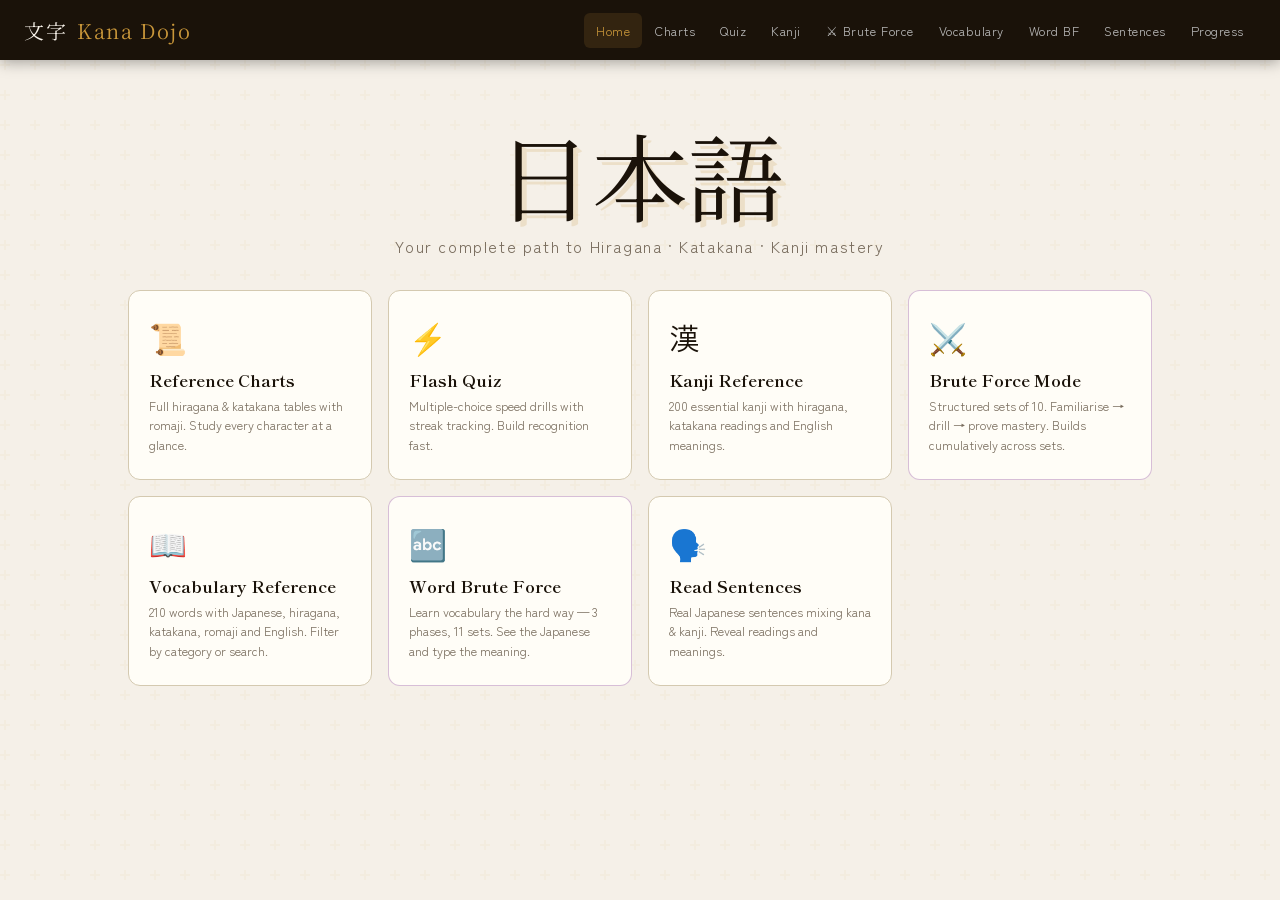
<file: kana_dojo_mobile_big.html>
<!DOCTYPE html>
<html lang="en">
<head>
<meta charset="UTF-8">
<meta name="viewport" content="width=device-width, initial-scale=1.0">
<title>文字 Kana Dojo — Japanese Mastery System</title>
<link rel="preconnect" href="https://fonts.googleapis.com">
<link href="https://fonts.googleapis.com/css2?family=Noto+Serif+JP:wght@300;400;700&family=Shippori+Mincho:wght@400;700&family=Zen+Kaku+Gothic+New:wght@300;400;700&display=swap" rel="stylesheet">
<style>
:root {
  --ink: #1a1209;
  --paper: #f5f0e8;
  --paper2: #ede7d5;
  --red: #c0392b;
  --gold: #c9973a;
  --muted: #7a6e5f;
  --correct: #2e7d52;
  --wrong: #c0392b;
  --card-bg: #fffdf7;
  --border: #d4c9b0;
  --blue: #2557a7;
  --bf-accent: #7b2d8b;
}
* { box-sizing: border-box; margin: 0; padding: 0; }
body {
  background: var(--paper);
  color: var(--ink);
  font-family: 'Zen Kaku Gothic New', sans-serif;
  min-height: 100vh;
  background-image: url("data:image/svg+xml,%3Csvg width='60' height='60' viewBox='0 0 60 60' xmlns='http://www.w3.org/2000/svg'%3E%3Cg fill='none'%3E%3Cg fill='%23c9973a' fill-opacity='0.05'%3E%3Cpath d='M36 34v-4h-2v4h-4v2h4v4h2v-4h4v-2h-4zm0-30V0h-2v4h-4v2h4v4h2V6h4V4h-4zM6 34v-4H4v4H0v2h4v4h2v-4h4v-2H6zM6 4V0H4v4H0v2h4v4h2V6h4V4H6z'/%3E%3C/g%3E%3C/g%3E%3C/svg%3E");
}

/* ── HEADER ── */
header {
  background: var(--ink); color: var(--paper);
  display: flex; align-items: center; justify-content: space-between;
  padding: 0 24px; height: 60px;
  box-shadow: 0 2px 14px rgba(0,0,0,0.35);
  position: sticky; top: 0; z-index: 200;
}
.logo { font-family: 'Noto Serif JP',serif; font-size: 1.25rem; letter-spacing:.08em; display:flex;align-items:center;gap:10px; }
.logo span { color: var(--gold); }
.nav-tabs { display:flex; gap:1px; flex-wrap:wrap; }
.nav-tab {
  background:transparent; border:none; color:#bbb;
  padding:8px 12px; border-radius:6px; cursor:pointer;
  font-family:'Zen Kaku Gothic New',sans-serif; font-size:.8rem; letter-spacing:.04em; transition:all .2s;
}
.nav-tab:hover { color:var(--paper); background:rgba(255,255,255,.08); }
.nav-tab.active { color:var(--gold); background:rgba(201,151,58,.14); }

/* ── SECTIONS ── */
.section { display:none; padding:26px 28px; max-width:1080px; margin:0 auto; }
.section.active { display:block; }
.sec-title { font-family:'Shippori Mincho',serif; font-size:1.5rem; font-weight:700; margin-bottom:5px; }
.sec-sub { color:var(--muted); font-size:.87rem; margin-bottom:18px; }
.sec-label { font-size:.7rem; font-weight:700; letter-spacing:.12em; color:var(--muted); text-transform:uppercase; margin:16px 0 8px; }

/* ── TOGGLE ── */
.toggle-row { display:flex; gap:7px; margin-bottom:18px; flex-wrap:wrap; }
.tog {
  background:var(--paper2); border:1.5px solid var(--border);
  border-radius:6px; padding:6px 16px; cursor:pointer;
  font-family:'Zen Kaku Gothic New',sans-serif; font-size:.85rem; transition:all .2s;
}
.tog:hover { border-color:var(--gold); }
.tog.active { background:var(--ink); color:var(--paper); border-color:var(--ink); }
.tog.bf-active { background:var(--bf-accent); color:#fff; border-color:var(--bf-accent); }

/* ── HOME ── */
.hero { text-align:center; padding:40px 0 24px; }
.hero-kanji {
  font-family:'Noto Serif JP',serif; font-size:6rem; color:var(--ink); line-height:1;
  text-shadow:5px 5px 0 rgba(201,151,58,.18); animation:fadeDown .7s ease;
}
@keyframes fadeDown { from{opacity:0;transform:translateY(-18px)} to{opacity:1;transform:translateY(0)} }
.hero-sub { font-size:1rem; color:var(--muted); margin:12px 0 32px; letter-spacing:.1em; }
.mode-cards { display:grid; grid-template-columns:repeat(auto-fit,minmax(195px,1fr)); gap:16px; }
.mode-card {
  background:var(--card-bg); border:1.5px solid var(--border);
  border-radius:12px; padding:24px 20px; cursor:pointer; transition:all .25s; text-align:left;
}
.mode-card:hover { transform:translateY(-4px); box-shadow:0 8px 24px rgba(0,0,0,.12); border-color:var(--gold); }
.mode-card.bf { border-color:rgba(123,45,139,.3); }
.mode-card.bf:hover { border-color:var(--bf-accent); }
.mode-icon { font-size:1.9rem; margin-bottom:9px; }
.mode-title { font-family:'Shippori Mincho',serif; font-size:1.05rem; font-weight:700; margin-bottom:5px; }
.mode-desc { font-size:.78rem; color:var(--muted); line-height:1.55; }

/* ── CHART ── */
.kana-grid { display:grid; grid-template-columns:repeat(auto-fill,minmax(62px,1fr)); gap:6px; }
.kana-cell {
  background:var(--card-bg); border:1px solid var(--border);
  border-radius:8px; padding:8px 4px; text-align:center; transition:all .18s; cursor:default;
}
.kana-cell:hover { background:var(--ink); color:var(--paper); transform:scale(1.09); }
.kana-cell .kana { font-family:'Noto Serif JP',serif; font-size:1.4rem; display:block; }
.kana-cell .roma { font-size:.63rem; color:var(--muted); margin-top:2px; }
.kana-cell:hover .roma { color:var(--gold); }

/* ── QUIZ ── */
.score-bar {
  display:flex; gap:16px; align-items:center;
  background:var(--card-bg); border:1px solid var(--border);
  border-radius:8px; padding:9px 16px; margin-bottom:22px; font-size:.86rem; flex-wrap:wrap;
}
.score-item { display:flex; align-items:center; gap:5px; }
.dot { width:8px; height:8px; border-radius:50%; }
.dot.g { background:var(--correct); } .dot.r { background:var(--red); } .dot.b { background:var(--gold); }
.flashcard-wrap { perspective:1200px; width:100%; max-width:390px; height:205px; margin:0 auto 26px; cursor:pointer; }
.flashcard { width:100%; height:100%; position:relative; transform-style:preserve-3d; transition:transform .5s cubic-bezier(.4,0,.2,1); }
.flashcard.flipped { transform:rotateY(180deg); }
.card-face {
  position:absolute; width:100%; height:100%; backface-visibility:hidden; border-radius:16px;
  display:flex; flex-direction:column; align-items:center; justify-content:center;
  background:var(--card-bg); border:2px solid var(--border); box-shadow:0 4px 18px rgba(0,0,0,.08);
}
.card-face.back { transform:rotateY(180deg); background:var(--ink); color:var(--paper); border-color:var(--gold); }
.card-kana { font-family:'Noto Serif JP',serif; font-size:5rem; line-height:1; }
.card-hint { font-size:.73rem; color:var(--muted); margin-top:9px; letter-spacing:.07em; }
.card-answer { font-size:1.85rem; font-weight:700; color:var(--gold); }
.card-answer-sub { font-size:.8rem; color:#ccc; margin-top:7px; text-align:center; padding:0 10px; }
.quiz-choices { display:grid; grid-template-columns:repeat(2,1fr); gap:10px; max-width:390px; margin:0 auto; }
.choice-btn {
  background:var(--card-bg); border:2px solid var(--border); border-radius:10px; padding:12px;
  cursor:pointer; font-family:'Zen Kaku Gothic New',sans-serif; font-size:.95rem; transition:all .18s; text-align:center;
}
.choice-btn:hover:not(:disabled) { border-color:var(--gold); background:rgba(201,151,58,.08); }
.choice-btn.correct { background:rgba(46,125,82,.13); border-color:var(--correct); color:var(--correct); font-weight:700; }
.choice-btn.wrong { background:rgba(192,57,43,.13); border-color:var(--red); color:var(--red); }
.feedback-msg { text-align:center; font-size:.95rem; font-weight:700; min-height:24px; margin:10px 0; letter-spacing:.04em; }
.feedback-msg.ok { color:var(--correct); } .feedback-msg.no { color:var(--red); }
.quiz-actions { display:flex; gap:9px; justify-content:center; margin-top:18px; }
.btn-ink { background:var(--ink); color:var(--paper); border:none; border-radius:8px; padding:10px 24px; cursor:pointer; font-family:'Zen Kaku Gothic New',sans-serif; font-size:.9rem; transition:all .2s; }
.btn-ink:hover { background:var(--red); }
.btn-ghost { background:transparent; color:var(--ink); border:1.5px solid var(--border); border-radius:8px; padding:10px 24px; cursor:pointer; font-family:'Zen Kaku Gothic New',sans-serif; font-size:.9rem; transition:all .2s; }
.btn-ghost:hover { border-color:var(--ink); }

/* ── KANJI REFERENCE ── */
.kanji-grid { display:grid; grid-template-columns:repeat(auto-fill,minmax(188px,1fr)); gap:13px; }
.kanji-card {
  background:var(--card-bg); border:1.5px solid var(--border);
  border-radius:12px; padding:17px; text-align:center; transition:all .2s; position:relative;
}
.kanji-card:hover { transform:translateY(-3px); box-shadow:0 8px 18px rgba(0,0,0,.1); border-color:var(--gold); }
.kanji-char { font-family:'Noto Serif JP',serif; font-size:3rem; line-height:1; }
.kanji-hira { font-size:.82rem; color:var(--red); margin:6px 0 2px; font-family:'Noto Serif JP',serif; }
.kanji-kata { font-size:.79rem; color:var(--blue); margin-bottom:5px; font-family:'Noto Serif JP',serif; }
.kanji-meaning { font-size:.78rem; color:var(--muted); font-style:italic; }
.kanji-cat { position:absolute; top:8px; right:9px; font-size:.62rem; background:var(--paper2); border-radius:4px; padding:2px 6px; color:var(--muted); }
.kanji-radical { font-size:.68rem; color:var(--gold); margin-top:4px; }

/* ── SENTENCES ── */
.sent-box { background:var(--card-bg); border:2px solid var(--border); border-radius:14px; padding:26px; margin-bottom:16px; text-align:center; }
.sent-jp { font-family:'Noto Serif JP',serif; font-size:1.65rem; line-height:1.8; letter-spacing:.1em; margin-bottom:13px; }
.sent-btns { display:flex; gap:7px; justify-content:center; flex-wrap:wrap; margin-bottom:12px; }
.reveal-btn { background:var(--paper2); border:1.5px solid var(--border); border-radius:6px; padding:6px 14px; cursor:pointer; font-size:.8rem; transition:all .2s; }
.reveal-btn:hover { background:var(--ink); color:var(--paper); }
.sent-read { font-size:.93rem; color:var(--muted); min-height:20px; margin-bottom:4px; }
.sent-en { font-size:.95rem; color:var(--ink); min-height:20px; font-weight:500; }
.sent-voc { font-size:.78rem; color:var(--muted); min-height:18px; margin-top:3px; }

/* ── PROGRESS ── */
.stats-grid { display:grid; grid-template-columns:repeat(auto-fit,minmax(145px,1fr)); gap:13px; margin-bottom:26px; }
.stat-card { background:var(--card-bg); border:1.5px solid var(--border); border-radius:10px; padding:18px; text-align:center; }
.stat-num { font-family:'Shippori Mincho',serif; font-size:2.3rem; font-weight:700; }
.stat-lbl { font-size:.73rem; color:var(--muted); margin-top:3px; }
.tips-box { background:var(--card-bg); border:1.5px solid var(--border); border-radius:12px; padding:20px; }
.tip { font-size:.85rem; color:var(--muted); line-height:1.7; padding:5px 0; }
.tip strong { color:var(--ink); }

/* ════════════════════════════════════
   BRUTE FORCE MODE
═══════════════════════════════════════ */
#bruteforce { padding-bottom: 60px; }

/* Set list sidebar layout */
.bf-layout { display:grid; grid-template-columns:260px 1fr; gap:24px; align-items:start; }
@media(max-width:720px){ .bf-layout { grid-template-columns:1fr; } }

/* Set list */
.bf-set-list { display:flex; flex-direction:column; gap:8px; position:sticky; top:80px; }
.bf-set-card {
  background:var(--card-bg); border:1.5px solid var(--border);
  border-radius:10px; padding:12px 14px; cursor:pointer; transition:all .2s;
}
.bf-set-card:hover { border-color:var(--bf-accent); }
.bf-set-card.active-set { border-color:var(--bf-accent); background:rgba(123,45,139,.06); box-shadow:0 0 0 2px rgba(123,45,139,.15); }
.bf-set-card.done { border-color:var(--correct); background:rgba(46,125,82,.05); }
.bf-set-num { font-size:.68rem; font-weight:700; letter-spacing:.1em; color:var(--muted); text-transform:uppercase; margin-bottom:3px; }
.bf-set-name { font-family:'Shippori Mincho',serif; font-size:.95rem; font-weight:700; }
.bf-set-kanji { font-family:'Noto Serif JP',serif; font-size:1.1rem; color:var(--muted); margin-top:3px; letter-spacing:.05em; }
.bf-set-status { margin-top:6px; display:flex; align-items:center; gap:6px; }
.bf-pip { width:7px; height:7px; border-radius:50%; background:var(--border); display:inline-block; }
.bf-pip.done { background:var(--correct); }
.bf-pip.active { background:var(--bf-accent); }
.bf-pips { display:flex; gap:3px; }

/* Main arena */
.bf-arena { min-height: 480px; }

/* Phase banner */
.bf-phase-banner {
  background:linear-gradient(135deg,var(--bf-accent),#9b3dab);
  color:#fff; border-radius:10px; padding:10px 18px; margin-bottom:20px;
  display:flex; align-items:center; gap:12px; font-size:.88rem;
}
.bf-phase-icon { font-size:1.3rem; }
.bf-phase-title { font-weight:700; }
.bf-phase-sub { font-size:.78rem; opacity:.85; }

/* Progress bar */
.bf-prog-track { background:var(--border); border-radius:99px; height:8px; margin-bottom:20px; overflow:hidden; }
.bf-prog-fill { height:100%; border-radius:99px; background:linear-gradient(90deg,var(--bf-accent),#e040fb); transition:width .4s ease; }

/* Famil card (hint visible) */
.bf-card {
  background:var(--card-bg); border:2px solid var(--border);
  border-radius:18px; padding:32px 28px; text-align:center;
  box-shadow:0 4px 20px rgba(0,0,0,.08); margin-bottom:20px;
  position:relative; transition:border-color .3s;
}
.bf-card.reveal-mode { border-color:var(--bf-accent); }
.bf-card.correct-flash { border-color:var(--correct); background:rgba(46,125,82,.04); }
.bf-card.wrong-flash { border-color:var(--red); background:rgba(192,57,43,.04); }

.bf-kanji-display {
  font-family:'Noto Serif JP',serif; font-size:7rem; line-height:1;
  cursor:pointer; user-select:none; transition:transform .15s;
  display:inline-block;
}
.bf-kanji-display:active { transform:scale(.94); }

.bf-hint-box {
  margin: 14px auto 0;
  background:rgba(123,45,139,.08); border:1.5px solid rgba(123,45,139,.2);
  border-radius:10px; padding:10px 20px; display:inline-block;
  transition:all .3s;
}
.bf-hint-box.hidden { opacity:0; pointer-events:none; }
.bf-hint-meaning { font-size:1.3rem; font-weight:700; color:var(--bf-accent); }
.bf-hint-reads { font-size:.82rem; color:var(--muted); margin-top:3px; font-family:'Noto Serif JP',serif; }
.bf-tap-hint { font-size:.72rem; color:var(--muted); margin-top:10px; letter-spacing:.06em; }

.bf-radical-bar { margin-top:8px; font-size:.75rem; color:var(--gold); }

/* Input area */
.bf-input-area { display:flex; flex-direction:column; align-items:center; gap:12px; }
.bf-input {
  width:100%; max-width:340px; padding:13px 18px; font-size:1.05rem;
  border:2px solid var(--border); border-radius:10px; background:var(--card-bg);
  font-family:'Zen Kaku Gothic New',sans-serif; outline:none; text-align:center;
  transition:border-color .2s;
}
.bf-input:focus { border-color:var(--bf-accent); }
.bf-input.ok { border-color:var(--correct); background:rgba(46,125,82,.05); }
.bf-input.no { border-color:var(--red); background:rgba(192,57,43,.05); }
.bf-submit { background:var(--bf-accent); color:#fff; border:none; border-radius:9px; padding:11px 32px; cursor:pointer; font-family:'Zen Kaku Gothic New',sans-serif; font-size:.95rem; font-weight:700; transition:all .2s; }
.bf-submit:hover { background:#9b3dab; }
.bf-submit:disabled { opacity:.5; cursor:not-allowed; }

/* Feedback inline */
.bf-feedback { font-size:.95rem; font-weight:700; min-height:22px; text-align:center; letter-spacing:.04em; }
.bf-feedback.ok { color:var(--correct); }
.bf-feedback.no { color:var(--red); }

/* Rep dots */
.bf-rep-row { display:flex; gap:6px; justify-content:center; margin:10px 0; flex-wrap:wrap; }
.bf-rep-dot { width:12px; height:12px; border-radius:50%; background:var(--border); border:1.5px solid var(--border); transition:all .3s; }
.bf-rep-dot.done { background:var(--correct); border-color:var(--correct); }
.bf-rep-dot.active { background:var(--bf-accent); border-color:var(--bf-accent); box-shadow:0 0 0 3px rgba(123,45,139,.2); }

/* Set complete overlay */
.bf-complete {
  background:var(--card-bg); border:2px solid var(--correct);
  border-radius:18px; padding:40px 32px; text-align:center;
  box-shadow:0 4px 24px rgba(46,125,82,.15);
}
.bf-complete-icon { font-size:3.5rem; margin-bottom:12px; }
.bf-complete-title { font-family:'Shippori Mincho',serif; font-size:1.6rem; font-weight:700; margin-bottom:8px; }
.bf-complete-sub { color:var(--muted); font-size:.9rem; margin-bottom:24px; }
.bf-complete-actions { display:flex; gap:10px; justify-content:center; flex-wrap:wrap; }

/* Cumulative quiz badge */
.bf-cumulative-badge {
  background:linear-gradient(135deg,#c9973a,#e8b84b);
  color:var(--ink); border-radius:8px; padding:8px 14px;
  font-size:.8rem; font-weight:700; margin-bottom:14px; display:inline-block;
}

/* mini nav inside brute force */
.bf-card-counter { position:absolute; top:12px; right:14px; font-size:.72rem; color:var(--muted); }

/* ── PHASE 3 PANEL (standalone, bottom of BF section) ── */
.bf-p3-panel {
  margin-top: 40px;
  border-top: 2px dashed var(--border);
  padding-top: 28px;
}
.bf-p3-header {
  display: flex; align-items: center; gap: 14px; margin-bottom: 6px;
}
.bf-p3-badge {
  background: linear-gradient(135deg,#7b5c00,#c9973a);
  color: #fff; border-radius: 8px; padding: 4px 12px;
  font-size: .72rem; font-weight: 700; letter-spacing: .08em; text-transform: uppercase;
}
.bf-p3-title { font-family:'Shippori Mincho',serif; font-size: 1.25rem; font-weight: 700; }
.bf-p3-sub { font-size: .83rem; color: var(--muted); margin-bottom: 18px; line-height: 1.5; }

/* Set selector grid — scalable chip style */
.bf-p3-set-grid {
  display: flex; flex-wrap: wrap; gap: 8px; margin-bottom: 18px;
}
.bf-p3-chip {
  display: flex; align-items: center; gap: 7px;
  background: var(--card-bg); border: 2px solid var(--border);
  border-radius: 99px; padding: 6px 14px 6px 10px;
  cursor: pointer; transition: all .2s; user-select: none;
  font-size: .82rem; font-family: 'Zen Kaku Gothic New', sans-serif;
}
.bf-p3-chip:hover { border-color: var(--gold); }
.bf-p3-chip.selected {
  border-color: #c9973a; background: rgba(201,151,58,.1);
}
.bf-p3-chip.selected .chip-dot { background: #c9973a; }
.bf-p3-chip-kanji { font-family:'Noto Serif JP',serif; font-size:.95rem; color:var(--muted); }
.chip-dot {
  width: 8px; height: 8px; border-radius: 50%;
  background: var(--border); transition: background .2s; flex-shrink:0;
}
.bf-p3-chip-name { font-weight: 600; color: var(--ink); }
.bf-p3-chip-count { font-size:.72rem; color:var(--muted); }

.bf-p3-selector-actions {
  display: flex; gap: 8px; margin-bottom: 18px; flex-wrap: wrap; align-items: center;
}
.bf-p3-count-info {
  font-size:.82rem; color:var(--muted); margin-left:auto;
}

.bf-p3-launch {
  display: flex; gap: 10px; align-items: center; flex-wrap:wrap;
}
.btn-gold {
  background: linear-gradient(135deg,#c9973a,#e8b84b);
  color: var(--ink); border: none; border-radius: 9px;
  padding: 12px 30px; cursor: pointer;
  font-family: 'Zen Kaku Gothic New', sans-serif;
  font-size: .95rem; font-weight: 700; transition: all .2s;
  box-shadow: 0 2px 8px rgba(201,151,58,.3);
}
.btn-gold:hover { filter: brightness(1.08); transform: translateY(-1px); }
.btn-gold:disabled { opacity:.4; cursor:not-allowed; transform:none; }

/* Phase 3 results summary */
.bf-p3-results {
  background: var(--card-bg); border: 2px solid var(--gold);
  border-radius: 18px; padding: 36px 28px; text-align: center;
  box-shadow: 0 4px 24px rgba(201,151,58,.15);
}
.bf-p3-results-icon { font-size: 3rem; margin-bottom: 10px; }
.bf-p3-results-title { font-family:'Shippori Mincho',serif; font-size:1.55rem; font-weight:700; margin-bottom:16px; }
.bf-p3-stats-row {
  display: flex; justify-content: center; gap: 24px; flex-wrap: wrap; margin-bottom: 20px;
}
.bf-p3-stat {
  background: var(--paper2); border-radius: 10px; padding: 14px 22px; min-width: 90px;
}
.bf-p3-stat-num { font-family:'Shippori Mincho',serif; font-size:2rem; font-weight:700; }
.bf-p3-stat-lbl { font-size:.72rem; color:var(--muted); margin-top:2px; }
.bf-p3-mistakes {
  text-align:left; max-width:480px; margin:0 auto 22px;
  background:rgba(192,57,43,.05); border:1px solid rgba(192,57,43,.2);
  border-radius:10px; padding:14px 18px;
}
.bf-p3-mistakes-title { font-size:.78rem; font-weight:700; color:var(--red); margin-bottom:8px; letter-spacing:.06em; text-transform:uppercase; }
.bf-p3-mistake-row {
  display:flex; align-items:center; gap:10px; padding:5px 0;
  border-bottom:1px solid rgba(192,57,43,.1); font-size:.85rem;
}
.bf-p3-mistake-row:last-child { border-bottom:none; }
.bf-p3-mistake-k { font-family:'Noto Serif JP',serif; font-size:1.4rem; width:36px; text-align:center; }
.bf-p3-mistake-e { color:var(--ink); font-weight:600; }
.bf-p3-mistake-r { color:var(--muted); font-size:.76rem; }

/* ── VOCABULARY REFERENCE TABLE ── */
.vocab-filter-row { display:flex; gap:7px; flex-wrap:wrap; margin-bottom:16px; align-items:center; }
.vocab-search {
  flex:1; min-width:180px; max-width:280px;
  padding:7px 14px; border:1.5px solid var(--border); border-radius:6px;
  font-family:'Zen Kaku Gothic New',sans-serif; font-size:.85rem;
  background:var(--card-bg); outline:none; transition:border-color .2s;
}
.vocab-search:focus { border-color:var(--gold); }
.vocab-table-wrap { overflow-x:auto; border-radius:10px; border:1.5px solid var(--border); }
.vocab-table {
  width:100%; border-collapse:collapse;
  font-family:'Zen Kaku Gothic New',sans-serif; font-size:.88rem;
}
.vocab-table th {
  background:var(--ink); color:var(--paper);
  padding:10px 14px; text-align:left; font-weight:600;
  font-size:.75rem; letter-spacing:.08em; text-transform:uppercase; white-space:nowrap;
}
.vocab-table td { padding:9px 14px; border-bottom:1px solid var(--border); vertical-align:middle; }
.vocab-table tr:last-child td { border-bottom:none; }
.vocab-table tr:nth-child(even) td { background:rgba(201,151,58,.04); }
.vocab-table tr:hover td { background:rgba(201,151,58,.09); }
.vocab-jp { font-family:'Noto Serif JP',serif; font-size:1.2rem; color:var(--ink); }
.vocab-hira { font-family:'Noto Serif JP',serif; font-size:.88rem; color:var(--red); }
.vocab-kata { font-family:'Noto Serif JP',serif; font-size:.88rem; color:var(--blue); }
.vocab-roma { font-size:.85rem; color:var(--muted); font-style:italic; }
.vocab-en { font-weight:600; color:var(--ink); }
.vocab-cat-badge {
  display:inline-block; font-size:.62rem; padding:2px 7px;
  border-radius:99px; background:var(--paper2); color:var(--muted);
  border:1px solid var(--border); white-space:nowrap;
}
.vocab-count { font-size:.8rem; color:var(--muted); margin-bottom:10px; }

/* ── WORD BF MODE ── */
.wbf-display {
  font-family:'Noto Serif JP',serif; font-size:2.4rem; line-height:1.35;
  color:var(--ink); cursor:pointer; user-select:none;
  display:inline-block; transition:transform .15s;
}
.wbf-display:active { transform:scale(.95); }
.wbf-hint-popup {
  position:absolute; bottom:calc(100% + 10px); left:50%; transform:translateX(-50%) scale(.9);
  background:var(--ink); color:var(--paper); border-radius:10px; padding:12px 18px; text-align:center;
  min-width:210px; opacity:0; pointer-events:none; transition:all .2s; z-index:10;
  box-shadow:0 4px 16px rgba(0,0,0,.25);
}
.wbf-hint-popup::after {
  content:''; position:absolute; top:100%; left:50%; transform:translateX(-50%);
  border:6px solid transparent; border-top-color:var(--ink);
}
.wbf-hint-popup.show { opacity:1; transform:translateX(-50%) scale(1); pointer-events:auto; }
.wbf-popup-en { font-size:1rem; font-weight:700; color:#4ecdc4; }
.wbf-popup-reads { font-size:.78rem; color:#ccc; margin-top:4px; font-family:'Noto Serif JP',serif; }
.wbf-set-card { border-color:rgba(26,107,138,.25) !important; }
.wbf-set-card:hover { border-color:#1a6b8a !important; }
.wbf-set-card.active-set { border-color:#1a6b8a !important; background:rgba(26,107,138,.05) !important; box-shadow:0 0 0 2px rgba(26,107,138,.15) !important; }
.wbf-set-card.done { border-color:var(--correct) !important; }
.btn-teal {
  background:linear-gradient(135deg,#1a6b8a,#4ecdc4);
  color:#fff; border:none; border-radius:9px;
  padding:12px 30px; cursor:pointer;
  font-family:'Zen Kaku Gothic New',sans-serif;
  font-size:.95rem; font-weight:700; transition:all .2s;
  box-shadow:0 2px 8px rgba(26,107,138,.3);
}
.btn-teal:hover { filter:brightness(1.1); transform:translateY(-1px); }
.btn-teal:disabled { opacity:.4; cursor:not-allowed; transform:none; }

/* tooltip-style hint popup */
.bf-hint-popup {
  position:absolute; bottom:calc(100% + 10px); left:50%; transform:translateX(-50%) scale(.9);
  background:var(--ink); color:var(--paper); border-radius:10px; padding:12px 18px; text-align:center;
  min-width:160px; opacity:0; pointer-events:none; transition:all .2s; z-index:10;
  box-shadow:0 4px 16px rgba(0,0,0,.25);
}
.bf-hint-popup::after {
  content:''; position:absolute; top:100%; left:50%; transform:translateX(-50%);
  border:6px solid transparent; border-top-color:var(--ink);
}
.bf-hint-popup.show { opacity:1; transform:translateX(-50%) scale(1); pointer-events:auto; }
.bf-popup-meaning { font-size:1.1rem; font-weight:700; color:var(--gold); }
.bf-popup-reads { font-size:.78rem; color:#ccc; margin-top:4px; font-family:'Noto Serif JP',serif; }
</style>
</head>
<body>

<header>
  <div class="logo">文字 <span>Kana Dojo</span></div>
  <nav class="nav-tabs">
    <button class="nav-tab active" onclick="go('home')">Home</button>
    <button class="nav-tab" onclick="go('chart')">Charts</button>
    <button class="nav-tab" onclick="go('quiz')">Quiz</button>
    <button class="nav-tab" onclick="go('kanji')">Kanji</button>
    <button class="nav-tab" onclick="go('bruteforce')">⚔ Brute Force</button>
    <button class="nav-tab" onclick="go('vocabulary')">Vocabulary</button>
    <button class="nav-tab" onclick="go('wordbf')">Word BF</button>
    <button class="nav-tab" onclick="go('sentences')">Sentences</button>
    <button class="nav-tab" onclick="go('progress')">Progress</button>
  </nav>
</header>

<!-- ═══════ HOME ═══════ -->
<div class="section active" id="home">
  <div class="hero">
    <div class="hero-kanji">日本語</div>
    <div class="hero-sub">Your complete path to Hiragana · Katakana · Kanji mastery</div>
    <div class="mode-cards">
      <div class="mode-card" onclick="go('chart')">
        <div class="mode-icon">📜</div>
        <div class="mode-title">Reference Charts</div>
        <div class="mode-desc">Full hiragana & katakana tables with romaji. Study every character at a glance.</div>
      </div>
      <div class="mode-card" onclick="go('quiz')">
        <div class="mode-icon">⚡</div>
        <div class="mode-title">Flash Quiz</div>
        <div class="mode-desc">Multiple-choice speed drills with streak tracking. Build recognition fast.</div>
      </div>
      <div class="mode-card" onclick="go('kanji')">
        <div class="mode-icon">漢</div>
        <div class="mode-title">Kanji Reference</div>
        <div class="mode-desc">200 essential kanji with hiragana, katakana readings and English meanings.</div>
      </div>
      <div class="mode-card bf" onclick="go('bruteforce')">
        <div class="mode-icon">⚔️</div>
        <div class="mode-title">Brute Force Mode</div>
        <div class="mode-desc">Structured sets of 10. Familiarise → drill → prove mastery. Builds cumulatively across sets.</div>
      </div>
      <div class="mode-card" onclick="go('vocabulary')">
        <div class="mode-icon">📖</div>
        <div class="mode-title">Vocabulary Reference</div>
        <div class="mode-desc">210 words with Japanese, hiragana, katakana, romaji and English. Filter by category or search.</div>
      </div>
      <div class="mode-card bf" onclick="go('wordbf')">
        <div class="mode-icon">🔤</div>
        <div class="mode-title">Word Brute Force</div>
        <div class="mode-desc">Learn vocabulary the hard way — 3 phases, 11 sets. See the Japanese and type the meaning.</div>
      </div>
      <div class="mode-card" onclick="go('sentences')">
        <div class="mode-icon">🗣️</div>
        <div class="mode-title">Read Sentences</div>
        <div class="mode-desc">Real Japanese sentences mixing kana & kanji. Reveal readings and meanings.</div>
      </div>
    </div>
  </div>
</div>

<!-- ═══════ CHARTS ═══════ -->
<div class="section" id="chart">
  <div class="sec-title">Kana Reference Charts</div>
  <div class="sec-sub">Hover any character to highlight it. Switch between scripts below.</div>
  <div class="toggle-row">
    <button class="tog active" onclick="showChart('hiragana',this)">Hiragana ひらがな</button>
    <button class="tog" onclick="showChart('katakana',this)">Katakana カタカナ</button>
  </div>
  <div id="chart-out"></div>
</div>

<!-- ═══════ QUIZ ═══════ -->
<div class="section" id="quiz">
  <div class="sec-title">Flash Quiz</div>
  <div class="toggle-row" id="quiz-sets">
    <button class="tog active" onclick="setSet('hiragana',this)">Hiragana</button>
    <button class="tog" onclick="setSet('katakana',this)">Katakana</button>
    <button class="tog" onclick="setSet('both',this)">Both Scripts</button>
    <button class="tog" onclick="setSet('kanji',this)">Kanji Meanings</button>
    <button class="tog" onclick="setSet('vocab',this)">Vocabulary</button>
  </div>
  <div class="score-bar">
    <div class="score-item"><div class="dot g"></div><span id="qc">0</span>&nbsp;correct</div>
    <div class="score-item"><div class="dot r"></div><span id="qw">0</span>&nbsp;wrong</div>
    <div class="score-item"><div class="dot b"></div>🔥&nbsp;<span id="qs">0</span></div>
    <div style="margin-left:auto;font-size:.78rem;color:var(--muted)" id="qpool"></div>
  </div>
  <div class="flashcard-wrap" onclick="flip()">
    <div class="flashcard" id="fc">
      <div class="card-face front">
        <div class="card-kana" id="cq">あ</div>
        <div class="card-hint">Tap card to flip</div>
      </div>
      <div class="card-face back">
        <div class="card-answer" id="ca">a</div>
        <div class="card-answer-sub" id="ca2"></div>
      </div>
    </div>
  </div>
  <div class="feedback-msg" id="fb"></div>
  <div class="quiz-choices" id="choices"></div>
  <div class="quiz-actions">
    <button class="btn-ghost" onclick="nextQ()">Skip →</button>
    <button class="btn-ink" onclick="nextQ()">Next Card</button>
  </div>
</div>

<!-- ═══════ KANJI REFERENCE ═══════ -->
<div class="section" id="kanji">
  <div class="sec-title">Essential Kanji (200)</div>
  <div class="sec-sub">Hiragana reading (red) · Katakana reading (blue) · English meaning · Radical hint (gold)</div>
  <div class="toggle-row" id="kf"></div>
  <div class="kanji-grid" id="kg"></div>
</div>

<!-- ═══════ BRUTE FORCE ═══════ -->
<div class="section" id="bruteforce">
  <div class="sec-title">&#9876; Brute Force Mode</div>
  <div class="sec-sub">Phase 1: Familiarise with hints shown. Phase 2: Drill with hints hidden. Jump to any set freely. Use Phase 3 below for a full cumulative test anytime.</div>
  <div class="bf-layout">
    <!-- Set list -->
    <div class="bf-set-list" id="bf-set-list"></div>
    <!-- Arena -->
    <div class="bf-arena" id="bf-arena">
      <div style="text-align:center;padding:60px 20px;color:var(--muted)">
        <div style="font-size:3rem;margin-bottom:12px">&#9876;&#65039;</div>
        <div style="font-family:'Shippori Mincho',serif;font-size:1.2rem;margin-bottom:8px">Select a set to begin</div>
        <div style="font-size:.85rem">Choose any set from the list on the left to start training.</div>
      </div>
    </div>
  </div>

  <!-- PHASE 3 PANEL -->
  <div class="bf-p3-panel" id="bf-p3-panel">
    <div class="bf-p3-header">
      <span class="bf-p3-badge">Phase 3</span>
      <span class="bf-p3-title">&#127754; Cumulative Quiz</span>
    </div>
    <div class="bf-p3-sub">
      Select any combination of sets and test your recall across all their kanji — 2 correct reps per kanji. Hit the kanji to peek at the hint. Results summary shown when done.
    </div>
    <div class="bf-p3-set-grid" id="bf-p3-chips"></div>
    <div class="bf-p3-selector-actions">
      <button class="btn-ghost" style="padding:6px 14px;font-size:.82rem" onclick="p3SelectAll()">Select All</button>
      <button class="btn-ghost" style="padding:6px 14px;font-size:.82rem" onclick="p3SelectNone()">Clear</button>
      <button class="btn-ghost" style="padding:6px 14px;font-size:.82rem" onclick="p3SelectMastered()">Mastered Only</button>
      <span class="bf-p3-count-info" id="bf-p3-count">0 kanji selected</span>
    </div>
    <div class="bf-p3-launch">
      <button class="btn-gold" id="bf-p3-launch-btn" onclick="p3Launch()" disabled>Launch Cumulative Quiz &#8594;</button>
    </div>
    <div id="bf-p3-arena" style="margin-top:24px"></div>
  </div>
</div>

<!-- ======= VOCABULARY REFERENCE ======= -->
<div class="section" id="vocabulary">
  <div class="sec-title">📖 Vocabulary Reference</div>
  <div class="sec-sub">All words with Japanese, hiragana, katakana, romaji and English. Filter by category or search.</div>
    <input class="vocab-search" id="vocab-search" type="text" placeholder="Search English, romaji or Japanese..." oninput="buildVocab()">
    <div id="vocab-cat-filters" style="display:flex;gap:6px;flex-wrap:wrap;margin-top:4px"></div>
  <div class="vocab-count" id="vocab-count"></div>
  <div class="vocab-table-wrap">
    <table class="vocab-table">
      <thead><tr>
        <th>Japanese</th><th>Hiragana</th><th>Katakana</th><th>Romaji</th><th>English</th><th>Category</th>
      </tr></thead>
      <tbody id="vocab-tbody"></tbody>
    </table>
  </div>
</div>

<!-- ======= WORD BRUTE FORCE ======= -->
<div class="section" id="wordbf">
  <div class="sec-title">🔤 Word Brute Force</div>
  <div class="sec-sub">Phase 1 shows all four forms as a hint. Phase 2 hides them — tap the word to peek. Phase 3 is your cumulative proof across sets.</div>
  <div class="bf-layout">
    <div class="bf-set-list" id="wbf-set-list"></div>
    <div class="bf-arena" id="wbf-arena">
      <div style="text-align:center;padding:60px 20px;color:var(--muted)">
        <div style="font-size:3rem;margin-bottom:12px">🔤</div>
        <div style="font-family:'Shippori Mincho',serif;font-size:1.2rem;margin-bottom:8px">Select a vocabulary set to begin</div>
        <div style="font-size:.85rem">Choose any set from the list to start training.</div>
      </div>
    </div>
  </div>
  <div class="bf-p3-panel" id="wbf-p3-panel">
    <div class="bf-p3-header">
      <span class="bf-p3-badge" style="background:linear-gradient(135deg,#0d4f6b,#1a6b8a)">Phase 3</span>
      <span class="bf-p3-title">🌊 Word Cumulative Quiz</span>
    </div>
    <div class="bf-p3-sub">Select vocabulary sets and test your recall — 2 correct reps per word. See the Japanese word and type the English meaning.</div>
    <div class="bf-p3-set-grid" id="wbf-p3-chips"></div>
    <div class="bf-p3-selector-actions">
      <button class="btn-ghost" style="padding:6px 14px;font-size:.82rem" onclick="wp3SelectAll()">Select All</button>
      <button class="btn-ghost" style="padding:6px 14px;font-size:.82rem" onclick="wp3SelectNone()">Clear</button>
      <button class="btn-ghost" style="padding:6px 14px;font-size:.82rem" onclick="wp3SelectMastered()">Mastered Only</button>
      <span class="bf-p3-count-info" id="wbf-p3-count">0 words selected</span>
    </div>
    <div class="bf-p3-launch">
      <button class="btn-teal" id="wbf-p3-launch-btn" onclick="wp3Launch()" disabled>Launch Word Quiz →</button>
    </div>
    <div id="wbf-p3-arena" style="margin-top:24px"></div>
  </div>
</div>

<!-- ═══════ SENTENCES ═══════ -->
<div class="section" id="sentences">
  <div class="sec-title">Read Japanese Sentences</div>
  <div class="sec-sub">Challenge yourself to read each sentence, then reveal reading and meaning.</div>
  <div id="sl"></div>
</div>

<!-- ═══════ PROGRESS ═══════ -->
<div class="section" id="progress">
  <div class="sec-title">Your Progress</div>
  <div class="stats-grid">
    <div class="stat-card"><div class="stat-num" id="pc">0</div><div class="stat-lbl">Correct Answers</div></div>
    <div class="stat-card"><div class="stat-num" id="pa">—</div><div class="stat-lbl">Accuracy</div></div>
    <div class="stat-card"><div class="stat-num" id="pb">0</div><div class="stat-lbl">🔥 Best Streak</div></div>
    <div class="stat-card"><div class="stat-num" id="pseen">0</div><div class="stat-lbl">Characters Seen</div></div>
    <div class="stat-card"><div class="stat-num" id="pbf">0</div><div class="stat-lbl">⚔ BF Sets Mastered</div></div>
  </div>
  <div class="tips-box">
    <div style="font-family:'Shippori Mincho',serif;font-size:1.05rem;margin-bottom:14px">Study Tips for Real Fluency</div>
    <div class="tip">🌅 <strong>Daily 10 minutes</strong> crushes occasional 2-hour sessions. Consistency is the whole game.</div>
    <div class="tip">⚔️ <strong>Brute Force sets</strong> — the familiarisation phase is NOT cheating. Looking at meanings first is proven neuroscience.</div>
    <div class="tip">🔁 <strong>Spaced repetition</strong> — the cumulative review after each set ensures older kanji don't fade.</div>
    <div class="tip">✍️ <strong>Write by hand</strong> while drilling — muscle memory dramatically speeds recognition.</div>
    <div class="tip">🔗 <strong>Use radicals</strong> as anchors — 木 (tree) appears in 森 (forest), 林 (woods), 校 (school). Spot the pattern.</div>
    <div class="tip">📅 <strong>Target</strong>: 46 hiragana in ~1 week · 46 katakana in week 2 · 1 BF kanji set per day from week 3.</div>
  </div>
</div>

<script>
// ═══════════════════════════════════════
//  DATA — Hiragana & Katakana
// ═══════════════════════════════════════
const H = [
  {k:'あ',r:'a'},{k:'い',r:'i'},{k:'う',r:'u'},{k:'え',r:'e'},{k:'お',r:'o'},
  {k:'か',r:'ka'},{k:'き',r:'ki'},{k:'く',r:'ku'},{k:'け',r:'ke'},{k:'こ',r:'ko'},
  {k:'さ',r:'sa'},{k:'し',r:'shi'},{k:'す',r:'su'},{k:'せ',r:'se'},{k:'そ',r:'so'},
  {k:'た',r:'ta'},{k:'ち',r:'chi'},{k:'つ',r:'tsu'},{k:'て',r:'te'},{k:'と',r:'to'},
  {k:'な',r:'na'},{k:'に',r:'ni'},{k:'ぬ',r:'nu'},{k:'ね',r:'ne'},{k:'の',r:'no'},
  {k:'は',r:'ha'},{k:'ひ',r:'hi'},{k:'ふ',r:'fu'},{k:'へ',r:'he'},{k:'ほ',r:'ho'},
  {k:'ま',r:'ma'},{k:'み',r:'mi'},{k:'む',r:'mu'},{k:'め',r:'me'},{k:'も',r:'mo'},
  {k:'や',r:'ya'},{k:'ゆ',r:'yu'},{k:'よ',r:'yo'},
  {k:'ら',r:'ra'},{k:'り',r:'ri'},{k:'る',r:'ru'},{k:'れ',r:'re'},{k:'ろ',r:'ro'},
  {k:'わ',r:'wa'},{k:'を',r:'wo'},{k:'ん',r:'n'},
  {k:'が',r:'ga'},{k:'ぎ',r:'gi'},{k:'ぐ',r:'gu'},{k:'げ',r:'ge'},{k:'ご',r:'go'},
  {k:'ざ',r:'za'},{k:'じ',r:'ji'},{k:'ず',r:'zu'},{k:'ぜ',r:'ze'},{k:'ぞ',r:'zo'},
  {k:'だ',r:'da'},{k:'ぢ',r:'di'},{k:'づ',r:'du'},{k:'で',r:'de'},{k:'ど',r:'do'},
  {k:'ば',r:'ba'},{k:'び',r:'bi'},{k:'ぶ',r:'bu'},{k:'べ',r:'be'},{k:'ぼ',r:'bo'},
  {k:'ぱ',r:'pa'},{k:'ぴ',r:'pi'},{k:'ぷ',r:'pu'},{k:'ぺ',r:'pe'},{k:'ぽ',r:'po'},
  {k:'きゃ',r:'kya'},{k:'きゅ',r:'kyu'},{k:'きょ',r:'kyo'},
  {k:'しゃ',r:'sha'},{k:'しゅ',r:'shu'},{k:'しょ',r:'sho'},
  {k:'ちゃ',r:'cha'},{k:'ちゅ',r:'chu'},{k:'ちょ',r:'cho'},
  {k:'にゃ',r:'nya'},{k:'にゅ',r:'nyu'},{k:'にょ',r:'nyo'},
  {k:'ひゃ',r:'hya'},{k:'ひゅ',r:'hyu'},{k:'ひょ',r:'hyo'},
  {k:'みゃ',r:'mya'},{k:'みゅ',r:'myu'},{k:'みょ',r:'myo'},
  {k:'りゃ',r:'rya'},{k:'りゅ',r:'ryu'},{k:'りょ',r:'ryo'},
  {k:'ぎゃ',r:'gya'},{k:'ぎゅ',r:'gyu'},{k:'ぎょ',r:'gyo'},
  {k:'じゃ',r:'ja'},{k:'じゅ',r:'ju'},{k:'じょ',r:'jo'},
  {k:'びゃ',r:'bya'},{k:'びゅ',r:'byu'},{k:'びょ',r:'byo'},
  {k:'ぴゃ',r:'pya'},{k:'ぴゅ',r:'pyu'},{k:'ぴょ',r:'pyo'},
];
const KT = [
  {k:'ア',r:'a'},{k:'イ',r:'i'},{k:'ウ',r:'u'},{k:'エ',r:'e'},{k:'オ',r:'o'},
  {k:'カ',r:'ka'},{k:'キ',r:'ki'},{k:'ク',r:'ku'},{k:'ケ',r:'ke'},{k:'コ',r:'ko'},
  {k:'サ',r:'sa'},{k:'シ',r:'shi'},{k:'ス',r:'su'},{k:'セ',r:'se'},{k:'ソ',r:'so'},
  {k:'タ',r:'ta'},{k:'チ',r:'chi'},{k:'ツ',r:'tsu'},{k:'テ',r:'te'},{k:'ト',r:'to'},
  {k:'ナ',r:'na'},{k:'ニ',r:'ni'},{k:'ヌ',r:'nu'},{k:'ネ',r:'ne'},{k:'ノ',r:'no'},
  {k:'ハ',r:'ha'},{k:'ヒ',r:'hi'},{k:'フ',r:'fu'},{k:'ヘ',r:'he'},{k:'ホ',r:'ho'},
  {k:'マ',r:'ma'},{k:'ミ',r:'mi'},{k:'ム',r:'mu'},{k:'メ',r:'me'},{k:'モ',r:'mo'},
  {k:'ヤ',r:'ya'},{k:'ユ',r:'yu'},{k:'ヨ',r:'yo'},
  {k:'ラ',r:'ra'},{k:'リ',r:'ri'},{k:'ル',r:'ru'},{k:'レ',r:'re'},{k:'ロ',r:'ro'},
  {k:'ワ',r:'wa'},{k:'ヲ',r:'wo'},{k:'ン',r:'n'},
  {k:'ガ',r:'ga'},{k:'ギ',r:'gi'},{k:'グ',r:'gu'},{k:'ゲ',r:'ge'},{k:'ゴ',r:'go'},
  {k:'ザ',r:'za'},{k:'ジ',r:'ji'},{k:'ズ',r:'zu'},{k:'ゼ',r:'ze'},{k:'ゾ',r:'zo'},
  {k:'ダ',r:'da'},{k:'ヂ',r:'di'},{k:'ヅ',r:'du'},{k:'デ',r:'de'},{k:'ド',r:'do'},
  {k:'バ',r:'ba'},{k:'ビ',r:'bi'},{k:'ブ',r:'bu'},{k:'ベ',r:'be'},{k:'ボ',r:'bo'},
  {k:'パ',r:'pa'},{k:'ピ',r:'pi'},{k:'プ',r:'pu'},{k:'ペ',r:'pe'},{k:'ポ',r:'po'},
  {k:'キャ',r:'kya'},{k:'キュ',r:'kyu'},{k:'キョ',r:'kyo'},
  {k:'シャ',r:'sha'},{k:'シュ',r:'shu'},{k:'ショ',r:'sho'},
  {k:'チャ',r:'cha'},{k:'チュ',r:'chu'},{k:'チョ',r:'cho'},
  {k:'ニャ',r:'nya'},{k:'ニュ',r:'nyu'},{k:'ニョ',r:'nyo'},
  {k:'ヒャ',r:'hya'},{k:'ヒュ',r:'hyu'},{k:'ヒョ',r:'hyo'},
  {k:'ミャ',r:'mya'},{k:'ミュ',r:'myu'},{k:'ミョ',r:'myo'},
  {k:'リャ',r:'rya'},{k:'リュ',r:'ryu'},{k:'リョ',r:'ryo'},
  {k:'ギャ',r:'gya'},{k:'ギュ',r:'gyu'},{k:'ギョ',r:'gyo'},
  {k:'ジャ',r:'ja'},{k:'ジュ',r:'ju'},{k:'ジョ',r:'jo'},
  {k:'ビャ',r:'bya'},{k:'ビュ',r:'byu'},{k:'ビョ',r:'byo'},
  {k:'ピャ',r:'pya'},{k:'ピュ',r:'pyu'},{k:'ピョ',r:'pyo'},
];

// ═══════════════════════════════════════
//  DATA — 200 Kanji
//  fields: k=char, h=hiragana, t=katakana, e=english, c=category, rad=radical hint
// ═══════════════════════════════════════
const KANJI = [
  // Numbers
  {k:'一',h:'いち',t:'イチ',e:'one',c:'Numbers',rad:'一 (one stroke)'},
  {k:'二',h:'に',t:'ニ',e:'two',c:'Numbers',rad:'二 (two strokes)'},
  {k:'三',h:'さん',t:'サン',e:'three',c:'Numbers',rad:'三 (three strokes)'},
  {k:'四',h:'し・よん',t:'シ・ヨン',e:'four',c:'Numbers',rad:'囗 (enclosure)'},
  {k:'五',h:'ご',t:'ゴ',e:'five',c:'Numbers',rad:'二 (two)'},
  {k:'六',h:'ろく',t:'ロク',e:'six',c:'Numbers',rad:'八 (eight)'},
  {k:'七',h:'なな・しち',t:'ナナ・シチ',e:'seven',c:'Numbers',rad:'一 (one)'},
  {k:'八',h:'はち',t:'ハチ',e:'eight',c:'Numbers',rad:'八 (eight/split)'},
  {k:'九',h:'く・きゅう',t:'ク・キュウ',e:'nine',c:'Numbers',rad:'乙 (second)'},
  {k:'十',h:'じゅう',t:'ジュウ',e:'ten',c:'Numbers',rad:'十 (cross)'},
  {k:'百',h:'ひゃく',t:'ヒャク',e:'hundred',c:'Numbers',rad:'白 (white)'},
  {k:'千',h:'せん',t:'セン',e:'thousand',c:'Numbers',rad:'十 (ten)'},
  {k:'万',h:'まん',t:'マン',e:'ten-thousand',c:'Numbers',rad:'一 (one)'},
  // Time
  {k:'年',h:'ねん・とし',t:'ネン',e:'year',c:'Time',rad:'干 (dry)'},
  {k:'月',h:'つき・がつ',t:'ゲツ・ガツ',e:'moon / month',c:'Time',rad:'月 (moon)'},
  {k:'日',h:'ひ・にち',t:'ニチ・ジツ',e:'sun / day',c:'Time',rad:'日 (sun)'},
  {k:'時',h:'じ・とき',t:'ジ',e:'time / hour',c:'Time',rad:'日 (sun) + 寸 (measure)'},
  {k:'今',h:'いま',t:'コン・キン',e:'now',c:'Time',rad:'人 (person) + 一'},
  {k:'週',h:'しゅう',t:'シュウ',e:'week',c:'Time',rad:'辶 (walk)'},
  {k:'昨',h:'さく',t:'サク',e:'yesterday / last',c:'Time',rad:'日 (sun) + 乍'},
  {k:'毎',h:'まい',t:'マイ',e:'every / each',c:'Time',rad:'毋 (mother)'},
  {k:'朝',h:'あさ',t:'チョウ',e:'morning',c:'Time',rad:'月 (moon) + 十'},
  {k:'夜',h:'よる',t:'ヤ',e:'night',c:'Time',rad:'夕 (evening) + 亦'},
  {k:'昼',h:'ひる',t:'チュウ',e:'noon / daytime',c:'Time',rad:'日 (sun) + 尺'},
  // People
  {k:'人',h:'ひと・じん',t:'ジン・ニン',e:'person',c:'People',rad:'人 (person)'},
  {k:'子',h:'こ',t:'コ・シ',e:'child',c:'People',rad:'子 (child)'},
  {k:'女',h:'おんな',t:'ジョ・ニョ',e:'woman',c:'People',rad:'女 (woman)'},
  {k:'男',h:'おとこ',t:'ダン・ナン',e:'man',c:'People',rad:'田 (rice field) + 力 (power)'},
  {k:'父',h:'ちち',t:'フ',e:'father',c:'People',rad:'父 (father/strike)'},
  {k:'母',h:'はは',t:'ボ',e:'mother',c:'People',rad:'母 (nurture)'},
  {k:'友',h:'とも',t:'ユウ',e:'friend',c:'People',rad:'又 (right hand)'},
  {k:'先',h:'せん・さき',t:'セン',e:'before / ahead / teacher',c:'People',rad:'儿 (legs) + 土'},
  {k:'生',h:'い・う・なま',t:'セイ・ショウ',e:'life / birth / raw',c:'People',rad:'生 (sprout)'},
  {k:'名',h:'な・めい',t:'メイ・ミョウ',e:'name',c:'People',rad:'夕 (evening) + 口 (mouth)'},
  // Nature
  {k:'山',h:'やま',t:'サン',e:'mountain',c:'Nature',rad:'山 (mountain)'},
  {k:'川',h:'かわ',t:'セン',e:'river',c:'Nature',rad:'川 (river)'},
  {k:'水',h:'みず',t:'スイ',e:'water',c:'Nature',rad:'水 (water)'},
  {k:'火',h:'ひ',t:'カ',e:'fire',c:'Nature',rad:'火 (fire)'},
  {k:'木',h:'き',t:'モク・ボク',e:'tree / wood',c:'Nature',rad:'木 (tree)'},
  {k:'花',h:'はな',t:'カ',e:'flower',c:'Nature',rad:'艹 (grass) + 化'},
  {k:'空',h:'そら',t:'クウ',e:'sky / empty',c:'Nature',rad:'穴 (hole/cave)'},
  {k:'海',h:'うみ',t:'カイ',e:'sea / ocean',c:'Nature',rad:'氵(water) + 毎'},
  {k:'雨',h:'あめ',t:'ウ',e:'rain',c:'Nature',rad:'雨 (rain)'},
  {k:'石',h:'いし',t:'セキ・シャク',e:'stone / rock',c:'Nature',rad:'石 (stone)'},
  {k:'土',h:'つち',t:'ド・ト',e:'earth / soil',c:'Nature',rad:'土 (earth)'},
  {k:'風',h:'かぜ',t:'フウ・フ',e:'wind',c:'Nature',rad:'风 (wind/movement)'},
  {k:'雪',h:'ゆき',t:'セツ',e:'snow',c:'Nature',rad:'雨 (rain) + 彐'},
  {k:'森',h:'もり',t:'シン',e:'forest',c:'Nature',rad:'木×3 (three trees)'},
  {k:'林',h:'はやし',t:'リン',e:'grove / woods',c:'Nature',rad:'木×2 (two trees)'},
  // Body
  {k:'手',h:'て',t:'シュ',e:'hand',c:'Body',rad:'手 (hand)'},
  {k:'目',h:'め',t:'モク・ボク',e:'eye',c:'Body',rad:'目 (eye)'},
  {k:'口',h:'くち',t:'コウ・ク',e:'mouth',c:'Body',rad:'口 (mouth)'},
  {k:'耳',h:'みみ',t:'ジ',e:'ear',c:'Body',rad:'耳 (ear)'},
  {k:'足',h:'あし',t:'ソク',e:'foot / leg',c:'Body',rad:'足 (foot)'},
  {k:'頭',h:'あたま',t:'トウ・ズ',e:'head',c:'Body',rad:'頁 (page/head)'},
  {k:'心',h:'こころ',t:'シン',e:'heart / mind',c:'Body',rad:'心 (heart)'},
  {k:'体',h:'からだ',t:'タイ・テイ',e:'body',c:'Body',rad:'人 (person) + 本'},
  // Direction / Place
  {k:'上',h:'うえ・じょう',t:'ジョウ',e:'up / above',c:'Direction',rad:'一 + 丨 (above line)'},
  {k:'下',h:'した・か',t:'カ・ゲ',e:'down / below',c:'Direction',rad:'一 + 丨 (below line)'},
  {k:'中',h:'なか・ちゅう',t:'チュウ',e:'inside / middle',c:'Direction',rad:'丨 (vertical) in 口'},
  {k:'右',h:'みぎ',t:'ウ',e:'right',c:'Direction',rad:'又 (right hand) + 口'},
  {k:'左',h:'ひだり',t:'サ',e:'left',c:'Direction',rad:'工 + 又 (left hand)'},
  {k:'東',h:'ひがし',t:'トウ',e:'east',c:'Direction',rad:'木 (tree) + 日 (sun through tree)'},
  {k:'西',h:'にし',t:'セイ・サイ',e:'west',c:'Direction',rad:'西 (bird\'s nest)'},
  {k:'南',h:'みなみ',t:'ナン',e:'south',c:'Direction',rad:'十 + 冂 + 羊'},
  {k:'北',h:'きた',t:'ホク',e:'north',c:'Direction',rad:'比 (two people back to back)'},
  {k:'外',h:'そと',t:'ガイ・ゲ',e:'outside',c:'Direction',rad:'夕 (evening) + 卜'},
  {k:'内',h:'うち',t:'ナイ・ダイ',e:'inside / home',c:'Direction',rad:'冂 (frame) + 人'},
  // Actions
  {k:'食',h:'た(べる)・しょく',t:'ショク',e:'eat / food',c:'Actions',rad:'食 (eat/rice)'},
  {k:'飲',h:'の(む)',t:'イン',e:'drink',c:'Actions',rad:'食 (eat) + 欠 (lack/open mouth)'},
  {k:'見',h:'み(る)',t:'ケン',e:'see / look',c:'Actions',rad:'目 (eye) + 儿 (legs)'},
  {k:'聞',h:'き(く)',t:'ブン・モン',e:'listen / ask',c:'Actions',rad:'耳 (ear) in 門 (gate)'},
  {k:'行',h:'い(く)',t:'コウ・ギョウ',e:'go',c:'Actions',rad:'行 (crossroads)'},
  {k:'来',h:'く(る)・き',t:'ライ',e:'come',c:'Actions',rad:'木 (tree) + 人×2'},
  {k:'書',h:'か(く)',t:'ショ',e:'write',c:'Actions',rad:'聿 (brush) + 日'},
  {k:'読',h:'よ(む)',t:'ドク・トク',e:'read',c:'Actions',rad:'言 (words) + 売'},
  {k:'話',h:'はな(す)',t:'ワ',e:'speak / story',c:'Actions',rad:'言 (words) + 舌 (tongue)'},
  {k:'学',h:'まな(ぶ)・がく',t:'ガク',e:'study / learn',c:'Actions',rad:'爻 (pattern) + 冖 + 子'},
  {k:'出',h:'で(る)・だ(す)',t:'シュツ・スイ',e:'exit / come out',c:'Actions',rad:'山×2 (two mountains)'},
  {k:'入',h:'い(る)・はい(る)',t:'ニュウ',e:'enter / put in',c:'Actions',rad:'入 (enter)'},
  {k:'買',h:'か(う)',t:'バイ',e:'buy',c:'Actions',rad:'罒 (net) + 貝 (shell/money)'},
  {k:'売',h:'う(る)',t:'バイ',e:'sell',c:'Actions',rad:'士 + 冖 + 儿'},
  {k:'帰',h:'かえ(る)',t:'キ',e:'return / go home',c:'Actions',rad:'刀 + 冖 + 彐 + 止'},
  {k:'起',h:'お(きる)',t:'キ',e:'wake up / rise',c:'Actions',rad:'走 (run) + 己'},
  {k:'寝',h:'ね(る)',t:'シン',e:'sleep / lie down',c:'Actions',rad:'宀 (roof) + 爿 + 寝'},
  {k:'待',h:'ま(つ)',t:'タイ',e:'wait',c:'Actions',rad:'彳 (step) + 寺'},
  // Adjectives
  {k:'大',h:'おお(きい)・だい',t:'ダイ・タイ',e:'big / large',c:'Adjectives',rad:'大 (big person)'},
  {k:'小',h:'ちい(さい)・しょう',t:'ショウ',e:'small',c:'Adjectives',rad:'小 (small/three drops)'},
  {k:'高',h:'たか(い)',t:'コウ',e:'high / tall / expensive',c:'Adjectives',rad:'亠 + 口 + 冂 (tall building)'},
  {k:'低',h:'ひく(い)',t:'テイ',e:'low / short',c:'Adjectives',rad:'人 (person) + 氏'},
  {k:'長',h:'なが(い)',t:'チョウ',e:'long',c:'Adjectives',rad:'長 (long hair)'},
  {k:'短',h:'みじか(い)',t:'タン',e:'short (length)',c:'Adjectives',rad:'矢 (arrow) + 豆 (bean)'},
  {k:'新',h:'あたら(しい)',t:'シン',e:'new',c:'Adjectives',rad:'亲 (intimate) + 斤 (axe)'},
  {k:'古',h:'ふる(い)',t:'コ',e:'old',c:'Adjectives',rad:'十 (ten) + 口 (mouth — ten mouths old)'},
  {k:'好',h:'す(き)・こう',t:'コウ',e:'like / fond of',c:'Adjectives',rad:'女 (woman) + 子 (child)'},
  {k:'悪',h:'わる(い)',t:'アク・オ',e:'bad / evil',c:'Adjectives',rad:'亜 + 心 (heart)'},
  {k:'白',h:'しろ',t:'ハク',e:'white',c:'Adjectives',rad:'白 (white/sun ray)'},
  {k:'黒',h:'くろ',t:'コク',e:'black',c:'Adjectives',rad:'黒 (soot/fire)'},
  {k:'赤',h:'あか',t:'セキ・シャク',e:'red',c:'Adjectives',rad:'赤 (red fire)'},
  {k:'青',h:'あお',t:'セイ・ショウ',e:'blue / green',c:'Adjectives',rad:'生 (life) + 丹 (colour)'},
  // Society / World
  {k:'国',h:'くに',t:'コク',e:'country / nation',c:'Society',rad:'囗 (border) + 玉 (jewel)'},
  {k:'語',h:'ご',t:'ゴ',e:'language',c:'Society',rad:'言 (words) + 吾'},
  {k:'本',h:'ほん',t:'ホン',e:'book / origin',c:'Society',rad:'木 (tree) + 一 (root mark)'},
  {k:'校',h:'こう',t:'コウ',e:'school',c:'Society',rad:'木 (tree) + 交 (mix/intersect)'},
  {k:'家',h:'いえ・うち',t:'カ・ケ',e:'house / family',c:'Society',rad:'宀 (roof) + 豕 (pig)'},
  {k:'町',h:'まち',t:'チョウ',e:'town / city block',c:'Society',rad:'田 (field) + 丁 (street)'},
  {k:'市',h:'し',t:'シ',e:'city / market',c:'Society',rad:'市 (market)'},
  {k:'電',h:'でん',t:'デン',e:'electricity / electric',c:'Society',rad:'雨 (rain) + 申 (lightning)'},
  {k:'車',h:'くるま',t:'シャ',e:'car / vehicle',c:'Society',rad:'車 (wheel/cart)'},
  {k:'道',h:'みち',t:'ドウ・トウ',e:'road / way',c:'Society',rad:'辶 (walk) + 首 (head/neck)'},
  {k:'店',h:'みせ',t:'テン',e:'shop / store',c:'Society',rad:'广 (building) + 占 (occupy)'},
  {k:'駅',h:'えき',t:'エキ',e:'train station',c:'Society',rad:'馬 (horse) + 尺'},
  {k:'銀',h:'ぎん',t:'ギン',e:'silver / bank',c:'Society',rad:'金 (metal) + 艮'},
  {k:'金',h:'きん・かね',t:'キン・コン',e:'gold / money / metal',c:'Society',rad:'金 (metal/earth)'},
  {k:'会',h:'かい・あ(う)',t:'カイ・エ',e:'meet / association',c:'Society',rad:'亼 (gather) + 曰'},
  {k:'社',h:'しゃ',t:'シャ',e:'company / shrine',c:'Society',rad:'示 (spirit) + 土 (earth)'},
  // Food & Daily Life
  {k:'魚',h:'さかな',t:'ギョ',e:'fish',c:'Daily Life',rad:'魚 (fish)'},
  {k:'肉',h:'にく',t:'ニク',e:'meat / flesh',c:'Daily Life',rad:'肉 (flesh)'},
  {k:'米',h:'こめ',t:'マイ・ベイ',e:'rice (uncooked)',c:'Daily Life',rad:'米 (rice grains)'},
  {k:'茶',h:'ちゃ',t:'チャ・サ',e:'tea',c:'Daily Life',rad:'艹 (plant) + 木 + 余'},
  {k:'服',h:'ふく',t:'フク',e:'clothes / garment',c:'Daily Life',rad:'月 (flesh) + 卩 + 攴'},
  {k:'門',h:'かど',t:'モン',e:'gate',c:'Daily Life',rad:'門 (gate)'},
  {k:'窓',h:'まど',t:'ソウ',e:'window',c:'Daily Life',rad:'穴 (hole) + 囱'},
  {k:'色',h:'いろ',t:'ショク・シキ',e:'colour',c:'Daily Life',rad:'色 (colour/desire)'},
  {k:'音',h:'おと・ね',t:'オン・イン',e:'sound / music',c:'Daily Life',rad:'立 (stand) + 日 (sun)'},
  {k:'力',h:'ちから',t:'リョク・リキ',e:'strength / power',c:'Daily Life',rad:'力 (muscle)'},
  {k:'気',h:'き',t:'キ・ケ',e:'spirit / feeling / air',c:'Daily Life',rad:'气 (steam) + 米 (rice)'},
  {k:'明',h:'あか(るい)・めい',t:'メイ・ミョウ',e:'bright / clear',c:'Daily Life',rad:'日 (sun) + 月 (moon)'},

  // ════════════════════════════════════════
  //  GAME / VISUAL NOVEL KANJI
  // ════════════════════════════════════════

  // ── Combat & Skills ──
  {k:'戦',h:'たたか(う)・せん',t:'セン',e:'battle / war / fight',c:'Combat',rad:'単 (single) + 戈 (weapon)'},
  {k:'攻',h:'せ(める)',t:'コウ',e:'attack / assault',c:'Combat',rad:'工 (work) + 攴 (strike)'},
  {k:'守',h:'まも(る)',t:'シュ',e:'defend / protect / guard',c:'Combat',rad:'宀 (roof) + 寸 (measure)'},
  {k:'勝',h:'か(つ)',t:'ショウ',e:'win / victory',c:'Combat',rad:'月 (flesh) + 力 (power)'},
  {k:'負',h:'ま(ける)',t:'フ',e:'lose / defeat',c:'Combat',rad:'刀 (blade) + 貝 (shell)'},
  {k:'技',h:'わざ',t:'ギ',e:'skill / technique',c:'Combat',rad:'手 (hand) + 支 (branch)'},
  {k:'術',h:'じゅつ',t:'ジュツ',e:'art / technique / magic',c:'Combat',rad:'行 (go) + 木 (tree)'},
  {k:'剣',h:'けん',t:'ケン',e:'sword',c:'Combat',rad:'刀 (blade) + 金 variant'},
  {k:'矢',h:'や',t:'ヤ',e:'arrow',c:'Combat',rad:'矢 (arrow)'},
  {k:'盾',h:'たて',t:'ジュン',e:'shield',c:'Combat',rad:'十 + 目 (eye)'},

  // ── Magic & Spirits ──
  {k:'魔',h:'ま',t:'マ',e:'magic / demon / evil',c:'Magic',rad:'麻 (hemp) + 鬼 (demon)'},
  {k:'法',h:'ほう',t:'ホウ',e:'law / method / spell',c:'Magic',rad:'氵(water) + 去 (go)'},
  {k:'霊',h:'たま・れい',t:'レイ',e:'spirit / ghost / soul',c:'Magic',rad:'雨 (rain) + 彐×3'},
  {k:'呪',h:'のろ(い)',t:'ジュ',e:'curse / spell / incantation',c:'Magic',rad:'口 (mouth) + 兄'},
  {k:'神',h:'かみ',t:'シン・ジン',e:'god / divine / spirit',c:'Magic',rad:'示 (spirit) + 申 (lightning)'},
  {k:'幻',h:'まぼろし',t:'ゲン',e:'illusion / phantom',c:'Magic',rad:'幺 (thread) + 厶'},
  {k:'封',h:'ふう・ふ(じる)',t:'フウ',e:'seal / to seal',c:'Magic',rad:'土 (earth) + 寸 (measure)'},
  {k:'召',h:'め(す)',t:'ショウ',e:'summon / call',c:'Magic',rad:'刀 (blade) + 口 (mouth)'},
  {k:'祈',h:'いの(る)',t:'キ',e:'pray / wish',c:'Magic',rad:'示 (spirit) + 斤 (axe)'},
  {k:'祝',h:'いわ(う)',t:'シュク・シュウ',e:'celebrate / blessing',c:'Magic',rad:'示 (spirit) + 兄'},

  // ── Emotion & Drama ──
  {k:'愛',h:'あい',t:'アイ',e:'love',c:'Emotion',rad:'爪 + 冖 + 心 + 夂'},
  {k:'怒',h:'おこ(る)',t:'ド・ヌ',e:'anger / rage',c:'Emotion',rad:'女 (woman) + 又 + 心'},
  {k:'悲',h:'かな(しい)',t:'ヒ',e:'sad / grief',c:'Emotion',rad:'非 (oppose) + 心 (heart)'},
  {k:'喜',h:'よろこ(ぶ)',t:'キ',e:'joy / delight',c:'Emotion',rad:'壴 (drum) + 口 (mouth)'},
  {k:'恐',h:'おそ(れる)',t:'キョウ',e:'fear / dread',c:'Emotion',rad:'巩 + 心 (heart)'},
  {k:'恋',h:'こい',t:'レン',e:'love / longing / romance',c:'Emotion',rad:'亦 + 心 (heart)'},
  {k:'涙',h:'なみだ',t:'ルイ',e:'tears',c:'Emotion',rad:'氵(water) + 戻'},
  {k:'笑',h:'わら(う)',t:'ショウ',e:'laugh / smile',c:'Emotion',rad:'竹 (bamboo) + 夭'},
  {k:'夢',h:'ゆめ',t:'ム',e:'dream',c:'Emotion',rad:'夕 (evening) + 罒 + 夂'},
  {k:'希',h:'き・のぞ(む)',t:'キ',e:'hope / rare / wish',c:'Emotion',rad:'巾 (cloth) + 乂'},

  // ── Story & Narrative ──
  {k:'王',h:'おう',t:'オウ',e:'king / ruler',c:'Story',rad:'王 (king / jewel)'},
  {k:'帝',h:'みかど',t:'テイ',e:'emperor',c:'Story',rad:'立 (stand) + 巾 (cloth)'},
  {k:'姫',h:'ひめ',t:'キ',e:'princess',c:'Story',rad:'女 (woman) + 臣 (retainer)'},
  {k:'勇',h:'いさ(む)',t:'ユウ',e:'brave / courage',c:'Story',rad:'甬 + 力 (power)'},
  {k:'英',h:'えい',t:'エイ',e:'hero / excel / English',c:'Story',rad:'艹 (plant) + 央 (center)'},
  {k:'運',h:'うん',t:'ウン',e:'luck / fate / transport',c:'Story',rad:'辶 (walk) + 軍 (army)'},
  {k:'命',h:'いのち',t:'メイ・ミョウ',e:'life / fate / order',c:'Story',rad:'人 (person) + 一 + 口'},
  {k:'旅',h:'たび',t:'リョ',e:'journey / travel',c:'Story',rad:'方 (direction) + 人'},
  {k:'仲',h:'なか',t:'チュウ',e:'relationship / fellow',c:'Story',rad:'人 (person) + 中 (middle)'},
  {k:'絆',h:'きずな',t:'ハン',e:'bond / emotional tie',c:'Story',rad:'糸 (thread) + 半 (half)'},

  // ── World & Settings ──
  {k:'城',h:'しろ・じょう',t:'ジョウ',e:'castle',c:'World',rad:'土 (earth) + 成 (become)'},
  {k:'塔',h:'とう',t:'トウ',e:'tower',c:'World',rad:'土 (earth) + 荅'},
  {k:'洞',h:'ほら',t:'ドウ',e:'cave / cavern',c:'World',rad:'氵(water) + 同 (same)'},
  {k:'島',h:'しま',t:'トウ',e:'island',c:'World',rad:'山 (mountain) + 鳥 (bird)'},
  {k:'野',h:'の',t:'ヤ',e:'field / wilderness',c:'World',rad:'里 (village) + 予'},
  {k:'港',h:'みなと',t:'コウ',e:'harbour / port',c:'World',rad:'氵(water) + 巷'},
  {k:'橋',h:'はし',t:'キョウ',e:'bridge',c:'World',rad:'木 (tree) + 喬'},
  {k:'宮',h:'みや',t:'キュウ・グウ',e:'palace / shrine',c:'World',rad:'宀 (roof) + 呂'},
  {k:'廃',h:'すた(れる)',t:'ハイ',e:'ruins / abandoned',c:'World',rad:'广 (building) + 発'},
  {k:'扉',h:'とびら',t:'ヒ',e:'door / chapter title',c:'World',rad:'戸 (door) + 非 (oppose)'},

  // ── Game Systems ──
  {k:'強',h:'つよ(い)',t:'キョウ・ゴウ',e:'strong / powerful',c:'Game Systems',rad:'弓 (bow) + 虫 (insect)'},
  {k:'弱',h:'よわ(い)',t:'ジャク',e:'weak',c:'Game Systems',rad:'弓 (bow) + 彡 (stripes)'},
  {k:'速',h:'はや(い)',t:'ソク',e:'fast / speed',c:'Game Systems',rad:'辶 (walk) + 束 (bundle)'},
  {k:'遅',h:'おそ(い)',t:'チ',e:'slow / late',c:'Game Systems',rad:'辶 (walk) + 犀'},
  {k:'増',h:'ふ(える)',t:'ゾウ',e:'increase / gain',c:'Game Systems',rad:'土 (earth) + 曽'},
  {k:'減',h:'へ(る)',t:'ゲン',e:'decrease / reduce',c:'Game Systems',rad:'氵(water) + 咸'},
  {k:'回',h:'まわ(る)',t:'カイ',e:'round / return / times',c:'Game Systems',rad:'囗 (enclosure) + 口'},
  {k:'復',h:'もと(る)',t:'フク',e:'recover / restore',c:'Game Systems',rad:'彳(step) + 复'},
  {k:'経',h:'へ(る)',t:'ケイ・キョウ',e:'pass / sutra / experience',c:'Game Systems',rad:'糸 (thread) + 巠'},
  {k:'験',h:'ためし',t:'ケン・ゲン',e:'experience / test / effect',c:'Game Systems',rad:'馬 (horse) + 僉'},

  // ── Darkness & Conflict ──
  {k:'闇',h:'やみ',t:'アン',e:'darkness',c:'Darkness',rad:'門 (gate) + 音 (sound)'},
  {k:'鬼',h:'おに',t:'キ',e:'demon / ogre',c:'Darkness',rad:'鬼 (demon head + legs)'},
  {k:'死',h:'し(ぬ)',t:'シ',e:'death / die',c:'Darkness',rad:'歹 (bone) + 匕 (spoon/death)'},
  {k:'血',h:'ち',t:'ケツ',e:'blood',c:'Darkness',rad:'血 (blood vessel)'},
  {k:'罪',h:'つみ',t:'ザイ',e:'sin / crime / guilt',c:'Darkness',rad:'罒 (net) + 非 (oppose)'},
  {k:'謀',h:'はか(る)',t:'ボウ・ム',e:'plot / scheme / conspiracy',c:'Darkness',rad:'言 (words) + 某'},
  {k:'怨',h:'うら(む)',t:'エン・オン',e:'grudge / resentment',c:'Darkness',rad:'夕 (evening) + 心 (heart)'},
  {k:'奪',h:'うば(う)',t:'ダツ',e:'snatch / steal / rob',c:'Darkness',rad:'隹 (bird) + 寸 + 大'},
  {k:'逃',h:'に(げる)',t:'トウ',e:'escape / flee',c:'Darkness',rad:'辶 (walk) + 兆'},
  {k:'滅',h:'ほろ(びる)',t:'メツ',e:'destroy / perish / annihilate',c:'Darkness',rad:'氵(water) + 烕'},
  // ── Elements & Forces ──
  {k:'光',h:'ひかり',t:'コウ',e:'light / ray',c:'Elements',rad:'火 (fire) + 儿 (legs)'},
  {k:'炎',h:'ほのお',t:'エン',e:'flame / blaze',c:'Elements',rad:'火×2 (two fires)'},
  {k:'氷',h:'こおり',t:'ヒョウ',e:'ice',c:'Elements',rad:'水 (water) + 冫 (ice)'},
  {k:'雷',h:'かみなり',t:'ライ',e:'thunder / lightning',c:'Elements',rad:'雨 (rain) + 田 (field)'},
  {k:'影',h:'かげ',t:'エイ',e:'shadow / silhouette',c:'Elements',rad:'景 (scenery) + 彡 (stripes)'},
  {k:'嵐',h:'あらし',t:'ラン',e:'storm / tempest',c:'Elements',rad:'山 (mountain) + 風 (wind)'},
  {k:'霧',h:'きり',t:'ム',e:'mist / fog',c:'Elements',rad:'雨 (rain) + 務 (duty)'},
  {k:'煙',h:'けむり',t:'エン',e:'smoke',c:'Elements',rad:'火 (fire) + 垔'},
  {k:'砂',h:'すな',t:'サ',e:'sand',c:'Elements',rad:'石 (stone) + 少 (few)'},
  {k:'岩',h:'いわ',t:'ガン',e:'rock / boulder',c:'Elements',rad:'山 (mountain) + 石 (stone)'},

  // ── Sacred & Forbidden ──
  {k:'聖',h:'きよ・ひじり',t:'セイ',e:'holy / sacred / saint',c:'Sacred',rad:'耳 (ear) + 呈 (present)'},
  {k:'邪',h:'よこしま',t:'ジャ',e:'evil / wicked / heretical',c:'Sacred',rad:'牙 (fang) + 阝 (mound)'},
  {k:'禁',h:'きん',t:'キン',e:'forbidden / prohibited',c:'Sacred',rad:'林 (grove) + 示 (spirit)'},
  {k:'禍',h:'わざわい',t:'カ',e:'calamity / curse / disaster',c:'Sacred',rad:'示 (spirit) + 咼'},
  {k:'竜',h:'りゅう・たつ',t:'リュウ',e:'dragon',c:'Sacred',rad:'立 (stand) + 月 (moon)'},
  {k:'獣',h:'けもの',t:'ジュウ',e:'beast / creature',c:'Sacred',rad:'単 + 犬 (dog)'},
  {k:'翼',h:'つばさ',t:'ヨク',e:'wing',c:'Sacred',rad:'羽 (feather) + 異 (different)'},
  {k:'縛',h:'しば(る)',t:'バク',e:'bind / restrain / shackle',c:'Sacred',rad:'糸 (thread) + 尃'},
  {k:'契',h:'ちぎ(る)',t:'ケイ',e:'pact / vow / contract',c:'Sacred',rad:'丰 (abundant) + 大 + 刀'},
  {k:'覚',h:'おぼ(える)・さ(める)',t:'カク',e:'awaken / recall / sense',c:'Sacred',rad:'爻 + 冖 + 見 (see)'},

  // ── Movement & Change ──
  {k:'走',h:'はし(る)',t:'ソウ',e:'run',c:'Movement',rad:'走 (running feet)'},
  {k:'飛',h:'と(ぶ)',t:'ヒ',e:'fly / jump / leap',c:'Movement',rad:'飛 (flying bird spread)'},
  {k:'動',h:'うご(く)',t:'ドウ',e:'move / motion',c:'Movement',rad:'重 (heavy) + 力 (power)'},
  {k:'止',h:'と(まる)',t:'シ',e:'stop / halt',c:'Movement',rad:'止 (footprint/stop)'},
  {k:'始',h:'はじ(まる)',t:'シ',e:'begin / start',c:'Movement',rad:'女 (woman) + 台 (platform)'},
  {k:'終',h:'お(わる)',t:'シュウ',e:'end / finish',c:'Movement',rad:'糸 (thread) + 冬 (winter)'},
  {k:'変',h:'か(わる)',t:'ヘン',e:'change / transform / strange',c:'Movement',rad:'亦 + 攵 (strike)'},
  {k:'転',h:'ころ(がる)',t:'テン',e:'turn / roll / reincarnate',c:'Movement',rad:'車 (wheel) + 専 (exclusive)'},
  {k:'解',h:'と(く)',t:'カイ',e:'release / solve / understand',c:'Movement',rad:'角 (horn) + 刀 + 牛 (cow)'},
  {k:'刻',h:'きざ(む)',t:'コク',e:'engrave / carve / moment',c:'Movement',rad:'亥 (boar) + 刀 (blade)'},

  // ── Mind & Will ──
  {k:'誠',h:'まこと',t:'セイ',e:'sincerity / honesty / truth',c:'Mind',rad:'言 (words) + 成 (become)'},
  {k:'信',h:'しん',t:'シン',e:'trust / faith / believe',c:'Mind',rad:'人 (person) + 言 (words)'},
  {k:'義',h:'ぎ',t:'ギ',e:'righteousness / duty / justice',c:'Mind',rad:'羊 (sheep) + 我 (I/self)'},
  {k:'恥',h:'は(じる)',t:'チ',e:'shame / disgrace',c:'Mind',rad:'耳 (ear) + 心 (heart)'},
  {k:'誇',h:'ほこ(る)',t:'コ',e:'pride / boast',c:'Mind',rad:'言 (words) + 夸'},
  {k:'憎',h:'にく(む)',t:'ゾウ',e:'hate / detest / loathe',c:'Mind',rad:'忄(heart) + 曾'},
  {k:'孤',h:'こ',t:'コ',e:'isolation / alone / orphan',c:'Mind',rad:'子 (child) + 瓜 (gourd)'},
  {k:'迷',h:'まよ(う)',t:'メイ',e:'lost / confused / wander',c:'Mind',rad:'辶 (walk) + 米 (rice)'},
  {k:'狂',h:'くる(う)',t:'キョウ',e:'crazy / mad / wild',c:'Mind',rad:'犬 (dog) + 王 (king)'},
  {k:'忘',h:'わす(れる)',t:'ボウ',e:'forget',c:'Mind',rad:'亡 (perish) + 心 (heart)'},

  // ── Power & Rule ──
  {k:'覇',h:'は',t:'ハ',e:'supremacy / domination / champion',c:'Power',rad:'西 (west) + 革 (leather) + 月'},
  {k:'権',h:'けん',t:'ケン',e:'right / authority / power',c:'Power',rad:'木 (tree) + 雚'},
  {k:'将',h:'しょう',t:'ショウ',e:'general / commander / leader',c:'Power',rad:'爿 + 寸 (measure) + 肉'},
  {k:'士',h:'し',t:'シ',e:'warrior / samurai / gentleman',c:'Power',rad:'士 (scholar-warrior)'},
  {k:'兵',h:'つわもの・へい',t:'ヘイ',e:'soldier / weapon / warfare',c:'Power',rad:'斤 (axe) + 八 (eight)'},
  {k:'軍',h:'ぐん',t:'グン',e:'army / military forces',c:'Power',rad:'冖 (cover) + 車 (vehicle)'},
  {k:'陣',h:'じん',t:'ジン',e:'battle formation / camp',c:'Power',rad:'阝 (mound) + 車 (vehicle)'},
  {k:'旗',h:'はた',t:'キ',e:'flag / banner / standard',c:'Power',rad:'方 (direction) + 其 + 斤'},
  {k:'制',h:'せい',t:'セイ',e:'control / system / rule',c:'Power',rad:'刀 (blade) + 未 (not yet)'},
  {k:'征',h:'せい',t:'セイ',e:'conquer / subjugate / march',c:'Power',rad:'彳 (step) + 正 (correct)'},

];

// ═══════════════════════════════════════
//  BRUTE FORCE SETS — 12 sets × 10 kanji
// ═══════════════════════════════════════
const BF_SETS = [
  { name:'Numbers & Time', theme:'Foundation: counting & time words',
    kanji: KANJI.filter(x=>x.c==='Numbers').slice(0,10) },
  { name:'More Numbers & Time', theme:'Time words and larger numbers',
    kanji: [...KANJI.filter(x=>x.c==='Numbers').slice(10), ...KANJI.filter(x=>x.c==='Time').slice(0,7)] },
  { name:'People & Names', theme:'Words for people and relationships',
    kanji: KANJI.filter(x=>x.c==='People') },
  { name:'Nature I', theme:'Mountains, rivers, sky and elements',
    kanji: KANJI.filter(x=>x.c==='Nature').slice(0,10) },
  { name:'Nature II', theme:'More nature: trees, forest, snow, wind',
    kanji: KANJI.filter(x=>x.c==='Nature').slice(10) },
  { name:'Body & Mind', theme:'The human body and senses',
    kanji: KANJI.filter(x=>x.c==='Body') },
  { name:'Directions & Space', theme:'Navigate the world around you',
    kanji: KANJI.filter(x=>x.c==='Direction') },
  { name:'Actions I', theme:'Core verbs: eat, drink, see, listen, go',
    kanji: KANJI.filter(x=>x.c==='Actions').slice(0,9) },
  { name:'Actions II', theme:'More verbs: buy, sell, sleep, wait, return',
    kanji: KANJI.filter(x=>x.c==='Actions').slice(9) },
  { name:'Adjectives', theme:'Describe the world around you',
    kanji: KANJI.filter(x=>x.c==='Adjectives') },
  { name:'Society & Places', theme:'Cities, buildings, transport, money',
    kanji: KANJI.filter(x=>x.c==='Society') },
  { name:'Daily Life', theme:'Food, objects, senses and energy',
    kanji: KANJI.filter(x=>x.c==='Daily Life') },
  // ── Game / VN sets ──
  { name:'⚔ Combat & Skills', theme:'Battle, weapons, attack and defence',
    kanji: KANJI.filter(x=>x.c==='Combat') },
  { name:'✨ Magic & Spirits', theme:'Spells, gods, seals and summons',
    kanji: KANJI.filter(x=>x.c==='Magic') },
  { name:'💔 Emotion & Drama', theme:'Love, fear, tears — the VN essentials',
    kanji: KANJI.filter(x=>x.c==='Emotion') },
  { name:'📖 Story & Heroes', theme:'Kings, princesses, fate and bonds',
    kanji: KANJI.filter(x=>x.c==='Story') },
  { name:'🗺 World & Settings', theme:'Castles, dungeons, islands, ruins',
    kanji: KANJI.filter(x=>x.c==='World') },
  { name:'📊 Game Systems', theme:'Stats, speed, recovery, experience',
    kanji: KANJI.filter(x=>x.c==='Game Systems') },
  { name:'🌑 Darkness & Conflict', theme:'Death, demons, blood, betrayal',
    kanji: KANJI.filter(x=>x.c==='Darkness') },
  { name:'🎮 Full Game Run', theme:'Mixed drill across all game/VN kanji',
    kanji: shuffle(KANJI.filter(x=>['Combat','Magic','Emotion','Story','World','Game Systems','Darkness','Elements','Sacred','Movement','Mind','Power'].includes(x.c))).slice(0,20) },
  // ── New thematic sets ──
  { name:'⚡ Elements & Forces', theme:'Light, fire, ice, thunder, shadow and storm',
    kanji: KANJI.filter(x=>x.c==='Elements') },
  { name:'🐉 Sacred & Forbidden', theme:'Holy, evil, dragons, beasts, pacts and binding',
    kanji: KANJI.filter(x=>x.c==='Sacred') },
  { name:'🌀 Movement & Change', theme:'Run, fly, start, end, transform, reincarnate',
    kanji: KANJI.filter(x=>x.c==='Movement') },
  { name:'🧠 Mind & Will', theme:'Sincerity, faith, pride, hate, shame and madness',
    kanji: KANJI.filter(x=>x.c==='Mind') },
  { name:'👑 Power & Rule', theme:'Generals, armies, flags, conquest and authority',
    kanji: KANJI.filter(x=>x.c==='Power') },
];

const SENTENCES = [
  {jp:'わたしは がくせい です。',r:'Watashi wa gakusei desu.',e:"I am a student.",v:'わたし (I) · がくせい (student) · です (am/is)'},
  {jp:'これは 本（ほん）です。',r:'Kore wa hon desu.',e:'This is a book.',v:'これ (this) · 本 (book)'},
  {jp:'きょうは いい 天気（てんき）ですね。',r:'Kyou wa ii tenki desu ne.',e:"The weather is nice today, isn't it?",v:'きょう (today) · いい (good) · 天気 (weather)'},
  {jp:'わたしは 水（みず）を 飲（の）みます。',r:'Watashi wa mizu wo nomimasu.',e:'I drink water.',v:'水 (water) · 飲みます (drink)'},
  {jp:'彼女（かのじょ）は 花（はな）が 好（す）きです。',r:'Kanojo wa hana ga suki desu.',e:'She likes flowers.',v:'彼女 (she) · 花 (flower) · 好き (like)'},
  {jp:'コーヒーをください。',r:'Koohii wo kudasai.',e:'Please give me a coffee.',v:'コーヒー (coffee — katakana loanword) · ください (please give)'},
  {jp:'東京（とうきょう）は 大（おお）きい 都市（とし）です。',r:'Toukyou wa ookii toshi desu.',e:'Tokyo is a big city.',v:'東京 (Tokyo) · 大きい (big) · 都市 (city)'},
  {jp:'わたしは 日本語（にほんご）を 勉強（べんきょう）しています。',r:'Watashi wa nihongo wo benkyou shite imasu.',e:'I am studying Japanese.',v:'日本語 (Japanese language) · 勉強 (study)'},
  {jp:'アイスクリームが 食（た）べたい！',r:'Aisu kuriimu ga tabetai!',e:'I want to eat ice cream!',v:'アイスクリーム (ice cream — katakana) · 食べたい (want to eat)'},
  {jp:'毎日（まいにち）本（ほん）を 読（よ）みます。',r:'Mainichi hon wo yomimasu.',e:'I read a book every day.',v:'毎日 (every day) · 本 (book) · 読みます (read)'},
  {jp:'山（やま）の 上（うえ）に 雪（ゆき）があります。',r:'Yama no ue ni yuki ga arimasu.',e:'There is snow on top of the mountain.',v:'山 (mountain) · 上 (above/top) · 雪 (snow)'},
  {jp:'友達（ともだち）と 映画（えいが）を 見（み）ました。',r:'Tomodachi to eiga wo mimashita.',e:'I watched a movie with a friend.',v:'友達 (friend) · 映画 (movie) · 見ました (watched)'},
  {jp:'お母さん（かあさん）は 料理（りょうり）が 上手（じょうず）です。',r:'Okaasan wa ryouri ga jouzu desu.',e:'Mom is good at cooking.',v:'お母さん (mom) · 料理 (cooking) · 上手 (skilled)'},
  {jp:'スーパーで 牛乳（ぎゅうにゅう）を 買（か）いました。',r:'Suupaa de gyuunyuu wo kaimashita.',e:'I bought milk at the supermarket.',v:'スーパー (supermarket — katakana) · 牛乳 (milk) · 買いました (bought)'},
  {jp:'電車（でんしゃ）で 駅（えき）まで 行（い）きます。',r:'Densha de eki made ikimasu.',e:'I go to the station by train.',v:'電車 (train) · 駅 (station) · 行きます (go)'},
  {jp:'この 道（みち）は 長（なが）いです。',r:'Kono michi wa nagai desu.',e:'This road is long.',v:'道 (road) · 長い (long)'},
];

// ═══════════════════════════════════════
//  STATE
// ═══════════════════════════════════════
let qSet = 'hiragana', pool = [], cur = null, qAnswered = false;
let qC = 0, qW = 0, qS = 0, qBS = 0, seen = new Set();
let kFilter = 'All';
let bfMastered = 0;

// ── BF State ──
// Phase: 'familiarise' | 'drill' | 'cumulative' | 'complete'
const BF_REPS_NEEDED = 3; // correct reps per card in drill phase
let bf = {
  setIdx: -1,
  phase: null,
  famIdx: 0,
  drillPool: [],
  drillCur: null,
  drillReps: {}, // {kanjiChar: correctCount}
  hintVisible: false,
  inputLocked: false,
  cumPool: [],
  cumCur: null,
  cumAnswered: false,
  cumReps: {},
  setStatus: BF_SETS.map(()=>({ phase:'untouched', mastered:false }))
};

// ═══════════════════════════════════════
//  NAV
// ═══════════════════════════════════════
const NAV_ORDER = ['home','chart','quiz','kanji','bruteforce','vocabulary','wordbf','sentences','progress'];
function go(id) {
  document.querySelectorAll('.section').forEach(s=>s.classList.remove('active'));
  document.querySelectorAll('.nav-tab').forEach(t=>t.classList.remove('active'));
  document.getElementById(id).classList.add('active');
  const idx = NAV_ORDER.indexOf(id);
  if(idx>=0) document.querySelectorAll('.nav-tab')[idx].classList.add('active');
  if(id==='chart') buildChart('hiragana');
  if(id==='quiz') initQuiz();
  if(id==='kanji') buildKanji();
  if(id==='bruteforce') buildBFSetList();
  if(id==='vocabulary') buildVocab();
  if(id==='wordbf') buildWBFSetList();
  if(id==='sentences') buildSentences();
  if(id==='progress') buildProgress();
}

// ═══════════════════════════════════════
//  CHARTS
// ═══════════════════════════════════════
function showChart(type, btn) {
  document.querySelectorAll('#chart .tog').forEach(b=>b.classList.remove('active'));
  btn.classList.add('active');
  buildChart(type);
}
function buildChart(type) {
  const data = type==='hiragana' ? H : KT;
  const basic = data.slice(0,46), daku = data.slice(46,71), combo = data.slice(71);
  const grid = arr => arr.map(c=>`<div class="kana-cell"><span class="kana">${c.k}</span><span class="roma">${c.r}</span></div>`).join('');
  document.getElementById('chart-out').innerHTML =
    `<div class="sec-label">Basic (${type==='hiragana'?'ひらがな':'カタカナ'}) — 46 characters</div>
     <div class="kana-grid">${grid(basic)}</div>
     <div class="sec-label">Dakuten · Handakuten (voiced / semi-voiced)</div>
     <div class="kana-grid">${grid(daku)}</div>
     <div class="sec-label">Combination Sounds (digraphs)</div>
     <div class="kana-grid">${grid(combo)}</div>`;
}

// ═══════════════════════════════════════
//  QUIZ
// ═══════════════════════════════════════
function getPool(s) {
  if(s==='hiragana') return H;
  if(s==='katakana') return KT;
  if(s==='both') return [...H,...KT];
  if(s==='kanji') return KANJI.map(x=>({k:x.k,r:x.e,h:x.h,t:x.t}));
  if(s==='vocab') return VOCAB.map(v=>({k:v.h, t:v.t, r:v.e, jp:v.jp, romaji:v.r, type:'vocab'}));
}
function setSet(s, btn) {
  qSet=s;
  document.querySelectorAll('#quiz-sets .tog').forEach(b=>b.classList.remove('active'));
  btn.classList.add('active');
  initQuiz();
}
function initQuiz() {
  pool = shuffle([...getPool(qSet)]);
  nextQ();
}
function nextQ() {
  qAnswered=false;
  document.getElementById('fc').classList.remove('flipped');
  document.getElementById('fb').textContent='';
  document.getElementById('fb').className='feedback-msg';
  if(!pool.length) pool=shuffle([...getPool(qSet)]);
  cur=pool.pop(); seen.add(cur.k);
  document.getElementById('cq').textContent=cur.k;
  document.getElementById('ca').textContent=cur.r;
  if(cur.type === 'vocab') {
    document.getElementById('ca2').textContent = `Katakana: ${cur.t} | Romaji: ${cur.romaji}`;
  } else {
    document.getElementById('ca2').textContent=cur.h?`ひ: ${cur.h}　カ: ${cur.t}`:'';
  }
  document.getElementById('qpool').textContent=`Pool: ${pool.length+1}`;
  buildChoices(); updateScore();
}
function flip() { document.getElementById('fc').classList.toggle('flipped'); }
function buildChoices() {
  const all=getPool(qSet);
  const wrong=shuffle(all.filter(c=>c.k!==cur.k)).slice(0,3);
  const opts=shuffle([cur,...wrong]);
  document.getElementById('choices').innerHTML=opts.map(o=>
    `<button class="choice-btn" onclick="check(this,'${o.r.replace(/'/g,"\\'")}')">${o.r}</button>`
  ).join('');
}
function check(btn,val) {
  if(qAnswered) return; qAnswered=true;
  const ok=val===cur.r;
  const fb=document.getElementById('fb');
  if(ok){ btn.classList.add('correct'); qC++;qS++;if(qS>qBS)qBS=qS; fb.textContent='✓ Correct!'+(qS>2?' 🔥 x'+qS:''); fb.className='feedback-msg ok'; }
  else { btn.classList.add('wrong'); qW++;qS=0; fb.textContent='✗ Wrong — answer: '+cur.r; fb.className='feedback-msg no';
    document.querySelectorAll('.choice-btn').forEach(b=>{if(b.textContent===cur.r)b.classList.add('correct');}); }
  document.querySelectorAll('.choice-btn').forEach(b=>b.disabled=true);
  updateScore();
}
function updateScore() {
  document.getElementById('qc').textContent=qC;
  document.getElementById('qw').textContent=qW;
  document.getElementById('qs').textContent=qS;
}

// ═══════════════════════════════════════
//  KANJI REFERENCE
// ═══════════════════════════════════════
function buildKanji(f) {
  f=f||kFilter; kFilter=f;
  const cats=['All',...new Set(KANJI.map(x=>x.c))];
  document.getElementById('kf').innerHTML=cats.map(c=>
    `<button class="tog ${c===kFilter?'active':''}" onclick="buildKanji('${c}')">${c}</button>`).join('');
  const data=kFilter==='All'?KANJI:KANJI.filter(x=>x.c===kFilter);
  document.getElementById('kg').innerHTML=data.map(x=>`
    <div class="kanji-card">
      <div class="kanji-cat">${x.c}</div>
      <div class="kanji-char">${x.k}</div>
      <div class="kanji-hira">ひ: ${x.h}</div>
      <div class="kanji-kata">カ: ${x.t}</div>
      <div class="kanji-meaning">${x.e}</div>
      <div class="kanji-radical">⊙ ${x.rad}</div>
    </div>`).join('');
}

// ═══════════════════════════════════════
//  SENTENCES
// ═══════════════════════════════════════
function buildSentences() {
  document.getElementById('sl').innerHTML=SENTENCES.map((s,i)=>`
    <div class="sent-box">
      <div class="sent-jp">${s.jp}</div>
      <div class="sent-btns">
        <button class="reveal-btn" onclick="stog('sr${i}',this,'${s.r.replace(/'/g,"\\'")}')">Show Reading</button>
        <button class="reveal-btn" onclick="stog('se${i}',this,'${s.e.replace(/'/g,"\\'")}')">Show Meaning</button>
        <button class="reveal-btn" onclick="stog('sv${i}',this,'${s.v.replace(/'/g,"\\'")}')">Vocabulary</button>
      </div>
      <div class="sent-read" id="sr${i}"></div>
      <div class="sent-en" id="se${i}"></div>
      <div class="sent-voc" id="sv${i}"></div>
    </div>`).join('');
}
function stog(id,btn,txt) {
  const el=document.getElementById(id);
  if(el.textContent){el.textContent='';btn.textContent=btn.textContent.replace('Hide','Show');}
  else{el.textContent=txt;btn.textContent='Hide';}
}

// ═══════════════════════════════════════
//  PROGRESS
// ═══════════════════════════════════════
function buildProgress() {
  const tot=qC+qW;
  document.getElementById('pc').textContent=qC;
  document.getElementById('pa').textContent=tot?Math.round(qC/tot*100)+'%':'—';
  document.getElementById('pb').textContent=qBS;
  document.getElementById('pseen').textContent=seen.size;
  document.getElementById('pbf').textContent=bf.setStatus.filter(s=>s.mastered).length;
}

// ════════════════════════════════════════════════════════
//  BRUTE FORCE MODE
// ════════════════════════════════════════════════════════

function buildBFSetList() {
  const list = document.getElementById('bf-set-list');
  list.innerHTML = BF_SETS.map((s,i)=>{
    const st = bf.setStatus[i];
    const pips = s.kanji.map((_,j)=>{
      const k = s.kanji[j].k;
      const reps = bf.drillReps[k]||0;
      const cls = st.mastered||reps>=BF_REPS_NEEDED?'done':(bf.setIdx===i?'active':'');
      return `<span class="bf-pip ${cls}"></span>`;
    }).join('');
    const statusText = st.mastered?'&#10003; Mastered':st.phase==='drill'?'Drilling\u2026':st.phase==='familiarise'?'Familiarising\u2026':'Not started';
    return `<div class="bf-set-card ${bf.setIdx===i?'active-set':''} ${st.mastered?'done':''}" onclick="bfSelectSet(${i})">
      <div class="bf-set-num">Set ${i+1} &middot; ${s.kanji.length} kanji</div>
      <div class="bf-set-name">${s.name}</div>
      <div class="bf-set-kanji">${s.kanji.map(x=>x.k).join(' ')}</div>
      <div class="bf-set-status">
        <div class="bf-pips">${pips}</div>
        <span style="font-size:.68rem;color:var(--muted)">${statusText}</span>
      </div>
    </div>`;
  }).join('');
  // Keep Phase 3 chips in sync
  p3BuildChips();
}

function bfSelectSet(idx) {
  bf.setIdx = idx;
  bf.hintVisible = false;
  const st = bf.setStatus[idx];
  // Mastered sets reopen drill for review
  if(st.mastered) {
    bfStartDrill(idx); return;
  }
  if(st.phase==='drill') {
    bfStartDrill(idx); return;
  }
  bfStartFamiliarise(idx);
  buildBFSetList();
}

// ── PHASE 1: FAMILIARISE ──────────────────
function bfStartFamiliarise(idx) {
  bf.phase = 'familiarise';
  bf.famIdx = 0;
  bf.setStatus[idx].phase = 'familiarise';
  bfRenderFamiliarise();
}

function bfRenderFamiliarise() {
  const set = BF_SETS[bf.setIdx];
  const k = set.kanji[bf.famIdx];
  const arena = document.getElementById('bf-arena');
  const pct = Math.round((bf.famIdx/set.kanji.length)*100);

  arena.innerHTML = `
    <div class="bf-phase-banner">
      <div class="bf-phase-icon">👁</div>
      <div><div class="bf-phase-title">Phase 1 — Familiarise</div>
      <div class="bf-phase-sub">Study each kanji with its meaning shown. Take your time.</div></div>
    </div>
    <div class="bf-prog-track"><div class="bf-prog-fill" style="width:${pct}%"></div></div>
    <div class="bf-card reveal-mode">
      <div class="bf-card-counter">${bf.famIdx+1} / ${set.kanji.length}</div>
      <div class="bf-kanji-display" style="cursor:default">${k.k}</div>
      <div class="bf-hint-box">
        <div class="bf-hint-meaning">${k.e}</div>
        <div class="bf-hint-reads">ひ: ${k.h} · カ: ${k.t}</div>
      </div>
      <div class="bf-radical-bar">⊙ Radical: ${k.rad}</div>
    </div>
    <div style="display:flex;gap:10px;justify-content:center;margin-top:4px">
      ${bf.famIdx>0?`<button class="btn-ghost" onclick="bfFamNav(-1)">← Back</button>`:''}
      ${bf.famIdx<set.kanji.length-1
        ? `<button class="btn-ink" onclick="bfFamNav(1)">Next →</button>`
        : `<button class="btn-ink" onclick="bfTransitionToDrill()" style="background:var(--bf-accent)">Start Drilling ⚔</button>`
      }
    </div>
    <div style="text-align:center;margin-top:14px;font-size:.78rem;color:var(--muted)">
      Study all ${set.kanji.length} kanji, then begin the drill. You can return here anytime.
    </div>`;
}

function bfFamNav(dir) {
  bf.famIdx = Math.max(0, Math.min(BF_SETS[bf.setIdx].kanji.length-1, bf.famIdx+dir));
  bfRenderFamiliarise();
}

// ── PHASE 2: DRILL ───────────────────────
function bfTransitionToDrill() {
  bf.setStatus[bf.setIdx].phase = 'drill';
  bfStartDrill(bf.setIdx);
}

function bfStartDrill(idx) {
  bf.phase = 'drill';
  bf.setIdx = idx;
  const set = BF_SETS[idx];
  // Init rep counts for this set's kanji
  set.kanji.forEach(k => { if(!(k.k in bf.drillReps)) bf.drillReps[k.k]=0; });
  // Build pool: kanji that still need reps
  bf.drillPool = shuffle(set.kanji.filter(k=>bf.drillReps[k.k]<BF_REPS_NEEDED));
  bfNextDrill();
}

function bfNextDrill() {
  const set = BF_SETS[bf.setIdx];
  // Refresh pool from set's incomplete kanji
  const remaining = set.kanji.filter(k=>bf.drillReps[k.k]<BF_REPS_NEEDED);
  if(remaining.length===0) {
    bfCheckSetComplete(); return;
  }
  if(!bf.drillPool.length) bf.drillPool = shuffle([...remaining]);
  bf.drillCur = bf.drillPool.pop();
  bf.hintVisible = false;
  bf.inputLocked = false;
  bfRenderDrill();
}

function bfRenderDrill() {
  const set = BF_SETS[bf.setIdx];
  const k = bf.drillCur;
  const reps = bf.drillReps[k.k]||0;
  const totalDone = set.kanji.reduce((s,x)=>s+Math.min(bf.drillReps[x.k]||0,BF_REPS_NEEDED),0);
  const totalNeeded = set.kanji.length * BF_REPS_NEEDED;
  const pct = Math.round((totalDone/totalNeeded)*100);

  // Rep dots for current card
  const dots = Array.from({length:BF_REPS_NEEDED},(_,i)=>
    `<div class="bf-rep-dot ${i<reps?'done':i===reps?'active':''}"></div>`).join('');

  // Summary row
  const summary = set.kanji.map(x=>{
    const r=bf.drillReps[x.k]||0;
    return `<span style="font-size:.9rem;font-family:'Noto Serif JP',serif;color:${r>=BF_REPS_NEEDED?'var(--correct)':x.k===k.k?'var(--bf-accent)':'var(--muted)'}">${x.k}</span>`;
  }).join(' ');

  document.getElementById('bf-arena').innerHTML = `
    <div class="bf-phase-banner" style="background:linear-gradient(135deg,#4a1f8a,#6a2faa)">
      <div class="bf-phase-icon">⚔</div>
      <div><div class="bf-phase-title">Phase 2 — Drill</div>
      <div class="bf-phase-sub">Hint hidden. Tap the kanji to peek. Type the English meaning.</div></div>
    </div>
    <div class="bf-prog-track"><div class="bf-prog-fill" style="width:${pct}%"></div></div>
    <div style="text-align:center;font-size:.82rem;color:var(--muted);margin-bottom:10px">${summary}</div>
    <div class="bf-card" id="bf-main-card">
      <div class="bf-card-counter">${BF_REPS_NEEDED - reps} more correct to pass</div>
      <div style="position:relative;display:inline-block">
        <div class="bf-kanji-display" id="bf-k-display" onclick="bfToggleHint()">${k.k}</div>
        <div class="bf-hint-popup" id="bf-popup">
          <div class="bf-popup-meaning">${k.e}</div>
          <div class="bf-popup-reads">ひ: ${k.h} · カ: ${k.t}</div>
        </div>
      </div>
      <div class="bf-tap-hint">Tap the kanji to peek at the hint</div>
    </div>
    <div class="bf-rep-row">${dots}</div>
    <div class="bf-input-area">
      <input class="bf-input" id="bf-inp" type="text" placeholder="Type the English meaning…" autocomplete="off"
        onkeydown="if(event.key==='Enter')bfSubmit()">
      <button class="bf-submit" id="bf-sub-btn" onclick="bfSubmit()">Submit</button>
      <div class="bf-feedback" id="bf-fb"></div>
    </div>
    <div style="display:flex;gap:8px;justify-content:center;margin-top:16px">
      <button class="btn-ghost" style="font-size:.82rem;padding:7px 16px" onclick="bfStartFamiliarise(bf.setIdx)">← Back to Study</button>
    </div>`;

  document.getElementById('bf-inp').focus();
}

function bfToggleHint() {
  bf.hintVisible = !bf.hintVisible;
  const p = document.getElementById('bf-popup');
  if(p) p.classList.toggle('show', bf.hintVisible);
}

function bfSubmit() {
  if(bf.inputLocked) return;
  const inp = document.getElementById('bf-inp');
  const val = inp.value.trim().toLowerCase();
  if(!val) return;
  const k = bf.drillCur;
  // Accept if any keyword in the correct answer appears
  const correct = k.e.toLowerCase();
  const keywords = correct.split(/[\/\s·,]+/).map(w=>w.trim()).filter(Boolean);
  const ok = keywords.some(kw => val.includes(kw)) || correct.includes(val);

  bf.inputLocked = true;
  const fb = document.getElementById('bf-fb');
  const card = document.getElementById('bf-main-card');
  const inp2 = document.getElementById('bf-inp');
  const btn = document.getElementById('bf-sub-btn');

  if(ok) {
    bf.drillReps[k.k] = (bf.drillReps[k.k]||0)+1;
    inp2.classList.add('ok'); card.classList.add('correct-flash');
    fb.textContent = '✓ Correct! ' + k.e;
    fb.className = 'bf-feedback ok';
    btn.disabled = true;
    setTimeout(()=>{ bfNextDrill(); }, 900);
  } else {
    inp2.classList.add('no'); card.classList.add('wrong-flash');
    fb.innerHTML = `✗ Not quite — the answer is: <strong>${k.e}</strong>`;
    fb.className = 'bf-feedback no';
    // Show the hint popup automatically on wrong
    const p = document.getElementById('bf-popup');
    if(p){ p.classList.add('show'); bf.hintVisible=true; }
    btn.textContent = 'Try again';
    btn.onclick = ()=>{
      inp2.value=''; inp2.classList.remove('no'); card.classList.remove('wrong-flash');
      fb.textContent=''; bf.inputLocked=false;
      inp2.focus();
    };
  }
}

function bfCheckSetComplete() {
  // Phase 2 complete → directly mark mastered (no auto Phase 3)
  bfMarkSetMastered(bf.setIdx);
}

// ── SET MASTERED ──────────────────────────
function bfMarkSetMastered(idx) {
  bf.setStatus[idx].mastered = true;
  bf.setStatus[idx].phase = 'mastered';
  bfMastered = bf.setStatus.filter(s=>s.mastered).length;
  buildBFSetList();
  p3BuildChips(); // refresh Phase 3 chip selector
  const set = BF_SETS[idx];
  const nextIdx = idx+1 < BF_SETS.length ? idx+1 : -1;
  const masteredTotal = bf.setStatus.slice(0,idx+1).reduce((s,_,i)=>s+BF_SETS[i].kanji.length,0);
  document.getElementById('bf-arena').innerHTML = `
    <div class="bf-complete">
      <div class="bf-complete-icon">&#127942;</div>
      <div class="bf-complete-title">Set ${idx+1} Mastered!</div>
      <div class="bf-complete-sub">
        You've drilled all <strong>${set.kanji.length} kanji</strong> in "<em>${set.name}</em>" to completion.
        <br><br>
        Want to test your memory across multiple sets? Try <strong>Phase 3 — Cumulative Quiz</strong> below.
      </div>
      <div class="bf-complete-actions">
        <button class="btn-ghost" onclick="bfSelectSet(${idx})">Re-drill this set</button>
        ${nextIdx>=0?`<button class="btn-ink" style="background:var(--bf-accent)" onclick="bfSelectSet(${nextIdx})">Next: Set ${nextIdx+1} &#8594;</button>`:''}
        <button class="btn-gold" onclick="document.getElementById('bf-p3-panel').scrollIntoView({behavior:'smooth'})">Go to Phase 3 &#8595;</button>
      </div>
    </div>`;
}

// ════════════════════════════════════════════════════════
//  PHASE 3 — STANDALONE CUMULATIVE QUIZ
// ════════════════════════════════════════════════════════

const P3_REPS = 2; // always 2 reps per kanji

// Which set indices are selected for Phase 3 (default: set 0)
let p3Selected = new Set([0]);

// Phase 3 runtime state
let p3 = {
  active: false,
  pool: [],       // kanji objects in this quiz
  cur: null,
  reps: {},       // {kanjiChar: correctCount}
  workingPool: [],
  hintVisible: false,
  inputLocked: false,
  mistakes: [],   // {k, e, h, t} — unique chars that were wrong at least once
  startTime: null,
  totalAttempts: 0,
};

function p3BuildChips() {
  const grid = document.getElementById('bf-p3-chips');
  if(!grid) return;
  grid.innerHTML = BF_SETS.map((s,i) => {
    const sel = p3Selected.has(i);
    const mastered = bf.setStatus[i].mastered;
    return `<div class="bf-p3-chip ${sel?'selected':''}" onclick="p3ToggleChip(${i})" id="p3-chip-${i}">
      <span class="chip-dot"></span>
      <span class="bf-p3-chip-name">Set ${i+1}</span>
      <span class="bf-p3-chip-count">${s.kanji.length}k</span>
      ${mastered?'<span style="font-size:.65rem;color:var(--correct);font-weight:700">&#10003;</span>':''}
    </div>`;
  }).join('');
  p3UpdateCount();
}

function p3ToggleChip(i) {
  if(p3Selected.has(i)) {
    // prevent deselecting the last one
    if(p3Selected.size === 1) return;
    p3Selected.delete(i);
  } else {
    p3Selected.add(i);
  }
  p3BuildChips();
}

function p3SelectAll() {
  BF_SETS.forEach((_,i)=>p3Selected.add(i));
  p3BuildChips();
}

function p3SelectNone() {
  p3Selected = new Set([0]); // keep at least set 1
  p3BuildChips();
}

function p3SelectMastered() {
  const mastered = BF_SETS.map((_,i)=>i).filter(i=>bf.setStatus[i].mastered);
  if(mastered.length === 0) return; // nothing mastered yet, leave untouched
  p3Selected = new Set(mastered);
  p3BuildChips();
}

function p3UpdateCount() {
  const total = [...p3Selected].reduce((s,i)=>s+BF_SETS[i].kanji.length, 0);
  const el = document.getElementById('bf-p3-count');
  const btn = document.getElementById('bf-p3-launch-btn');
  if(el) el.textContent = `${total} kanji selected across ${p3Selected.size} set${p3Selected.size!==1?'s':''}`;
  if(btn) btn.disabled = total === 0;
}

function p3Launch() {
  // Build the pool from selected sets
  let allKanji = [];
  [...p3Selected].sort((a,b)=>a-b).forEach(i => {
    BF_SETS[i].kanji.forEach(k => {
      if(!allKanji.find(x=>x.k===k.k)) allKanji.push(k); // deduplicate
    });
  });

  p3 = {
    active: true,
    pool: allKanji,
    cur: null,
    reps: {},
    workingPool: [],
    hintVisible: false,
    inputLocked: false,
    mistakes: [],
    startTime: Date.now(),
    totalAttempts: 0,
  };
  allKanji.forEach(k => { p3.reps[k.k] = 0; });
  p3.workingPool = shuffle([...allKanji]);

  // Scroll arena into view and render first card
  document.getElementById('bf-p3-arena').scrollIntoView({behavior:'smooth', block:'start'});
  p3Next();
}

function p3Next() {
  const remaining = p3.pool.filter(k => p3.reps[k.k] < P3_REPS);
  if(remaining.length === 0) { p3ShowResults(); return; }
  if(!p3.workingPool.length) p3.workingPool = shuffle([...remaining]);
  // pick only from remaining
  let candidate;
  while(p3.workingPool.length) {
    candidate = p3.workingPool.pop();
    if(p3.reps[candidate.k] < P3_REPS) break;
    candidate = null;
  }
  if(!candidate) { p3.workingPool = shuffle([...remaining]); candidate = p3.workingPool.pop(); }
  p3.cur = candidate;
  p3.hintVisible = false;
  p3.inputLocked = false;
  p3Render();
}

function p3Render() {
  const k = p3.cur;
  const reps = p3.reps[k.k];
  const totalDone = p3.pool.reduce((s,x)=>s+Math.min(p3.reps[x.k],P3_REPS),0);
  const totalNeeded = p3.pool.length * P3_REPS;
  const pct = Math.round((totalDone/totalNeeded)*100);
  const remaining = p3.pool.filter(x=>p3.reps[x.k]<P3_REPS).length;
  const dots = Array.from({length:P3_REPS},(_,i)=>
    `<div class="bf-rep-dot ${i<reps?'done':i===reps?'active':''}"></div>`).join('');

  // Mini set labels for context
  const setLabel = BF_SETS.findIndex(s=>s.kanji.find(x=>x.k===k.k));

  document.getElementById('bf-p3-arena').innerHTML = `
    <div class="bf-phase-banner" style="background:linear-gradient(135deg,#7b5c00,#c9973a)">
      <div class="bf-phase-icon">&#127754;</div>
      <div>
        <div class="bf-phase-title">Phase 3 — Cumulative Quiz</div>
        <div class="bf-phase-sub">${p3.pool.length} kanji · ${remaining} remaining · 2 reps each</div>
      </div>
      <div style="margin-left:auto;font-size:.8rem;opacity:.85">${pct}% done</div>
    </div>
    <div class="bf-prog-track">
      <div class="bf-prog-fill" style="width:${pct}%;background:linear-gradient(90deg,#c9973a,#e8b84b)"></div>
    </div>
    <div class="bf-card" id="p3-card">
      <div class="bf-card-counter">${P3_REPS - reps} more correct to pass</div>
      <div style="position:relative;display:inline-block">
        <div class="bf-kanji-display" onclick="p3ToggleHint()">${k.k}</div>
        <div class="bf-hint-popup" id="p3-popup">
          <div class="bf-popup-meaning">${k.e}</div>
          <div class="bf-popup-reads">&#12402;: ${k.h} &#12459;: ${k.t}</div>
        </div>
      </div>
      <div class="bf-tap-hint">Tap the kanji to peek at the hint</div>
    </div>
    <div class="bf-rep-row">${dots}</div>
    <div class="bf-input-area">
      <input class="bf-input" id="p3-inp" type="text" placeholder="Type the English meaning…" autocomplete="off"
        onkeydown="if(event.key==='Enter')p3Submit()">
      <button class="bf-submit" id="p3-btn" onclick="p3Submit()">Submit</button>
      <div class="bf-feedback" id="p3-fb"></div>
    </div>
    <div style="text-align:center;margin-top:14px">
      <button class="btn-ghost" style="font-size:.8rem;padding:6px 14px" onclick="p3Abort()">&#10005; Quit &amp; return to selector</button>
    </div>`;

  document.getElementById('p3-inp').focus();
}

function p3ToggleHint() {
  p3.hintVisible = !p3.hintVisible;
  const p = document.getElementById('p3-popup');
  if(p) p.classList.toggle('show', p3.hintVisible);
}

function p3Submit() {
  if(p3.inputLocked) return;
  const inp = document.getElementById('p3-inp');
  const val = inp.value.trim().toLowerCase();
  if(!val) return;
  const k = p3.cur;
  const correct = k.e.toLowerCase();
  const keywords = correct.split(/[\/\s·,]+/).map(w=>w.trim()).filter(Boolean);
  const ok = keywords.some(kw=>val.includes(kw)) || correct.includes(val);

  p3.inputLocked = true;
  p3.totalAttempts++;
  const fb = document.getElementById('p3-fb');
  const card = document.getElementById('p3-card');
  const btn = document.getElementById('p3-btn');
  const inpEl = document.getElementById('p3-inp');

  if(ok) {
    p3.reps[k.k]++;
    inpEl.classList.add('ok'); card.classList.add('correct-flash');
    fb.textContent = '&#10003; ' + k.e; fb.className = 'bf-feedback ok';
    btn.disabled = true;
    setTimeout(()=>p3Next(), 800);
  } else {
    // Track unique mistakes
    if(!p3.mistakes.find(m=>m.k===k.k)) p3.mistakes.push(k);
    inpEl.classList.add('no'); card.classList.add('wrong-flash');
    fb.innerHTML = '&#10007; Answer: <strong>' + k.e + '</strong>';
    fb.className = 'bf-feedback no';
    const pop = document.getElementById('p3-popup');
    if(pop){ pop.classList.add('show'); p3.hintVisible=true; }
    btn.textContent = 'Try again';
    btn.onclick = () => {
      inpEl.value=''; inpEl.classList.remove('no'); card.classList.remove('wrong-flash');
      fb.textContent=''; p3.inputLocked=false;
      btn.textContent='Submit'; btn.onclick=p3Submit; btn.disabled=false;
      inpEl.focus();
    };
  }
}

function p3Abort() {
  p3.active = false;
  document.getElementById('bf-p3-arena').innerHTML = '';
}

function p3ShowResults() {
  p3.active = false;
  const elapsed = Math.round((Date.now() - p3.startTime)/1000);
  const mins = Math.floor(elapsed/60), secs = elapsed%60;
  const timeStr = mins>0 ? `${mins}m ${secs}s` : `${secs}s`;
  const total = p3.pool.length;
  const correct = total; // all passed since reps completed
  const mistakes = p3.mistakes.length;
  const accuracy = p3.totalAttempts>0 ? Math.round((p3.pool.length*P3_REPS)/p3.totalAttempts*100) : 100;

  // Grade
  let grade, gradeColor;
  if(accuracy>=95){grade='S';gradeColor='#c9973a';}
  else if(accuracy>=80){grade='A';gradeColor='var(--correct)';}
  else if(accuracy>=65){grade='B';gradeColor='#2557a7';}
  else if(accuracy>=50){grade='C';gradeColor='var(--muted)';}
  else{grade='D';gradeColor='var(--red)';}

  const mistakesHTML = mistakes>0 ? `
    <div class="bf-p3-mistakes">
      <div class="bf-p3-mistakes-title">&#10007; Struggled with (${mistakes})</div>
      ${p3.mistakes.map(m=>`
        <div class="bf-p3-mistake-row">
          <span class="bf-p3-mistake-k">${m.k}</span>
          <div>
            <div class="bf-p3-mistake-e">${m.e}</div>
            <div class="bf-p3-mistake-r">ひ: ${m.h} · カ: ${m.t}</div>
          </div>
        </div>`).join('')}
    </div>` : `<div style="color:var(--correct);font-weight:700;margin-bottom:18px">&#127881; Perfect — no mistakes!</div>`;

  const setNames = [...p3Selected].sort((a,b)=>a-b).map(i=>`Set ${i+1}`).join(', ');

  document.getElementById('bf-p3-arena').innerHTML = `
    <div class="bf-p3-results">
      <div class="bf-p3-results-icon">&#127942;</div>
      <div class="bf-p3-results-title">Phase 3 Complete</div>
      <div style="font-size:.83rem;color:var(--muted);margin-bottom:16px">Sets: ${setNames} · ${total} kanji · 2 reps each</div>
      <div class="bf-p3-stats-row">
        <div class="bf-p3-stat">
          <div class="bf-p3-stat-num" style="color:${gradeColor}">${grade}</div>
          <div class="bf-p3-stat-lbl">Grade</div>
        </div>
        <div class="bf-p3-stat">
          <div class="bf-p3-stat-num">${accuracy}%</div>
          <div class="bf-p3-stat-lbl">Accuracy</div>
        </div>
        <div class="bf-p3-stat">
          <div class="bf-p3-stat-num">${timeStr}</div>
          <div class="bf-p3-stat-lbl">Time</div>
        </div>
        <div class="bf-p3-stat">
          <div class="bf-p3-stat-num" style="color:${mistakes>0?'var(--red)':'var(--correct)'}">${mistakes}</div>
          <div class="bf-p3-stat-lbl">Mistakes</div>
        </div>
      </div>
      ${mistakesHTML}
      <div style="display:flex;gap:10px;justify-content:center;flex-wrap:wrap">
        <button class="btn-ghost" onclick="p3Abort()">Back to Selector</button>
        <button class="btn-gold" onclick="p3Launch()">Retry Same Sets</button>
      </div>
    </div>`;
}

// ═══════════════════════════════════════
//  UTILS
// ═══════════════════════════════════════
// ═══════════════════════════════════════
//  VOCABULARY DATA — 160 words
// ═══════════════════════════════════════
const VOCAB = [
  // ── Greetings (10) ──
  {jp:'こんにちは',h:'こんにちは',t:'コンニチワ',r:'konnichiwa',e:'hello / good afternoon',c:'Greetings'},
  {jp:'おはよう',h:'おはよう',t:'オハヨウ',r:'ohayou',e:'good morning',c:'Greetings'},
  {jp:'こんばんは',h:'こんばんは',t:'コンバンワ',r:'konbanwa',e:'good evening',c:'Greetings'},
  {jp:'さようなら',h:'さようなら',t:'サヨウナラ',r:'sayounara',e:'goodbye',c:'Greetings'},
  {jp:'ありがとう',h:'ありがとう',t:'アリガトウ',r:'arigatou',e:'thank you',c:'Greetings'},
  {jp:'すみません',h:'すみません',t:'スミマセン',r:'sumimasen',e:'excuse me / sorry',c:'Greetings'},
  {jp:'はじめまして',h:'はじめまして',t:'ハジメマシテ',r:'hajimemashite',e:'nice to meet you',c:'Greetings'},
  {jp:'どうぞよろしく',h:'どうぞよろしく',t:'ドウゾヨロシク',r:'douzo yoroshiku',e:'pleased to meet you',c:'Greetings'},
  {jp:'いただきます',h:'いただきます',t:'イタダキマス',r:'itadakimasu',e:'let\'s eat (before meals)',c:'Greetings'},
  {jp:'ごちそうさま',h:'ごちそうさま',t:'ゴチソウサマ',r:'gochisousama',e:'thank you for the meal',c:'Greetings'},

  // ── Pronouns & People (10) ──
  {jp:'わたし',h:'わたし',t:'ワタシ',r:'watashi',e:'I / me',c:'Pronouns'},
  {jp:'あなた',h:'あなた',t:'アナタ',r:'anata',e:'you',c:'Pronouns'},
  {jp:'かれ',h:'かれ',t:'カレ',r:'kare',e:'he / him / boyfriend',c:'Pronouns'},
  {jp:'かのじょ',h:'かのじょ',t:'カノジョ',r:'kanojo',e:'she / her / girlfriend',c:'Pronouns'},
  {jp:'わたしたち',h:'わたしたち',t:'ワタシタチ',r:'watashitachi',e:'we / us',c:'Pronouns'},
  {jp:'みんな',h:'みんな',t:'ミンナ',r:'minna',e:'everyone',c:'Pronouns'},
  {jp:'ともだち',h:'ともだち',t:'トモダチ',r:'tomodachi',e:'friend',c:'Pronouns'},
  {jp:'せんせい',h:'せんせい',t:'センセイ',r:'sensei',e:'teacher / master',c:'Pronouns'},
  {jp:'がくせい',h:'がくせい',t:'ガクセイ',r:'gakusei',e:'student',c:'Pronouns'},
  {jp:'こども',h:'こども',t:'コドモ',r:'kodomo',e:'child / children',c:'Pronouns'},

  // ── Verbs I — Motion & Basics (10) ──
  {jp:'たべる',h:'たべる',t:'タベル',r:'taberu',e:'to eat',c:'Verbs I'},
  {jp:'のむ',h:'のむ',t:'ノム',r:'nomu',e:'to drink',c:'Verbs I'},
  {jp:'みる',h:'みる',t:'ミル',r:'miru',e:'to see / to watch',c:'Verbs I'},
  {jp:'きく',h:'きく',t:'キク',r:'kiku',e:'to listen / to hear',c:'Verbs I'},
  {jp:'いく',h:'いく',t:'イク',r:'iku',e:'to go',c:'Verbs I'},
  {jp:'くる',h:'くる',t:'クル',r:'kuru',e:'to come',c:'Verbs I'},
  {jp:'かえる',h:'かえる',t:'カエル',r:'kaeru',e:'to return / go home',c:'Verbs I'},
  {jp:'はなす',h:'はなす',t:'ハナス',r:'hanasu',e:'to speak / to talk',c:'Verbs I'},
  {jp:'よむ',h:'よむ',t:'ヨム',r:'yomu',e:'to read',c:'Verbs I'},
  {jp:'かく',h:'かく',t:'カク',r:'kaku',e:'to write',c:'Verbs I'},

  // ── Verbs II — Daily Actions (10) ──
  {jp:'おきる',h:'おきる',t:'オキル',r:'okiru',e:'to wake up',c:'Verbs II'},
  {jp:'ねる',h:'ねる',t:'ネル',r:'neru',e:'to sleep',c:'Verbs II'},
  {jp:'かう',h:'かう',t:'カウ',r:'kau',e:'to buy',c:'Verbs II'},
  {jp:'まつ',h:'まつ',t:'マツ',r:'matsu',e:'to wait',c:'Verbs II'},
  {jp:'わかる',h:'わかる',t:'ワカル',r:'wakaru',e:'to understand',c:'Verbs II'},
  {jp:'おもう',h:'おもう',t:'オモウ',r:'omou',e:'to think',c:'Verbs II'},
  {jp:'つかう',h:'つかう',t:'ツカウ',r:'tsukau',e:'to use',c:'Verbs II'},
  {jp:'おしえる',h:'おしえる',t:'オシエル',r:'oshieru',e:'to teach / to tell',c:'Verbs II'},
  {jp:'あう',h:'あう',t:'アウ',r:'au',e:'to meet',c:'Verbs II'},
  {jp:'はいる',h:'はいる',t:'ハイル',r:'hairu',e:'to enter',c:'Verbs II'},

  // ── Verbs III — Expressive & Game (10) ──
  {jp:'しる',h:'しる',t:'シル',r:'shiru',e:'to know / to find out',c:'Verbs III'},
  {jp:'できる',h:'できる',t:'デキル',r:'dekiru',e:'to be able to / can',c:'Verbs III'},
  {jp:'もらう',h:'もらう',t:'モラウ',r:'morau',e:'to receive',c:'Verbs III'},
  {jp:'あげる',h:'あげる',t:'アゲル',r:'ageru',e:'to give',c:'Verbs III'},
  {jp:'もつ',h:'もつ',t:'モツ',r:'motsu',e:'to hold / to have',c:'Verbs III'},
  {jp:'だす',h:'だす',t:'ダス',r:'dasu',e:'to take out / to submit',c:'Verbs III'},
  {jp:'きめる',h:'きめる',t:'キメル',r:'kimeru',e:'to decide',c:'Verbs III'},
  {jp:'かんがえる',h:'かんがえる',t:'カンガエル',r:'kangaeru',e:'to think / to consider',c:'Verbs III'},
  {jp:'えらぶ',h:'えらぶ',t:'エラブ',r:'erabu',e:'to choose / to select',c:'Verbs III'},
  {jp:'かつ',h:'かつ',t:'カツ',r:'katsu',e:'to win',c:'Verbs III'},

  // ── Verbs IV — Combat & Story (10) ──
  {jp:'たたかう',h:'たたかう',t:'タタカウ',r:'tatakau',e:'to fight / to battle',c:'Verbs IV'},
  {jp:'まもる',h:'まもる',t:'マモル',r:'mamoru',e:'to protect / to defend',c:'Verbs IV'},
  {jp:'たすける',h:'たすける',t:'タスケル',r:'tasukeru',e:'to save / to help',c:'Verbs IV'},
  {jp:'にげる',h:'にげる',t:'ニゲル',r:'nigeru',e:'to escape / to flee',c:'Verbs IV'},
  {jp:'せめる',h:'せめる',t:'セメル',r:'semeru',e:'to attack / to assault',c:'Verbs IV'},
  {jp:'まける',h:'まける',t:'マケル',r:'makeru',e:'to lose / to be defeated',c:'Verbs IV'},
  {jp:'しぬ',h:'しぬ',t:'シヌ',r:'shinu',e:'to die',c:'Verbs IV'},
  {jp:'いきる',h:'いきる',t:'イキル',r:'ikiru',e:'to live',c:'Verbs IV'},
  {jp:'めざめる',h:'めざめる',t:'メザメル',r:'mezameru',e:'to awaken / to open one\'s eyes',c:'Verbs IV'},
  {jp:'ちかう',h:'ちかう',t:'チカウ',r:'chikau',e:'to swear / to vow',c:'Verbs IV'},

  // ── Adjectives I — Size, Speed, Quality (10) ──
  {jp:'おおきい',h:'おおきい',t:'オオキイ',r:'ookii',e:'big / large',c:'Adjectives I'},
  {jp:'ちいさい',h:'ちいさい',t:'チイサイ',r:'chiisai',e:'small',c:'Adjectives I'},
  {jp:'たかい',h:'たかい',t:'タカイ',r:'takai',e:'tall / expensive',c:'Adjectives I'},
  {jp:'ひくい',h:'ひくい',t:'ヒクイ',r:'hikui',e:'low / short',c:'Adjectives I'},
  {jp:'はやい',h:'はやい',t:'ハヤイ',r:'hayai',e:'fast / early',c:'Adjectives I'},
  {jp:'おそい',h:'おそい',t:'オソイ',r:'osoi',e:'slow / late',c:'Adjectives I'},
  {jp:'あたらしい',h:'あたらしい',t:'アタラシイ',r:'atarashii',e:'new',c:'Adjectives I'},
  {jp:'ふるい',h:'ふるい',t:'フルイ',r:'furui',e:'old (things)',c:'Adjectives I'},
  {jp:'つよい',h:'つよい',t:'ツヨイ',r:'tsuyoi',e:'strong',c:'Adjectives I'},
  {jp:'よわい',h:'よわい',t:'ヨワイ',r:'yowai',e:'weak',c:'Adjectives I'},

  // ── Adjectives II — Feeling & Appearance (10) ──
  {jp:'たのしい',h:'たのしい',t:'タノシイ',r:'tanoshii',e:'fun / enjoyable',c:'Adjectives II'},
  {jp:'かなしい',h:'かなしい',t:'カナシイ',r:'kanashii',e:'sad',c:'Adjectives II'},
  {jp:'こわい',h:'こわい',t:'コワイ',r:'kowai',e:'scary / frightening',c:'Adjectives II'},
  {jp:'きれい',h:'きれい',t:'キレイ',r:'kirei',e:'beautiful / clean',c:'Adjectives II'},
  {jp:'かわいい',h:'かわいい',t:'カワイイ',r:'kawaii',e:'cute / adorable',c:'Adjectives II'},
  {jp:'かっこいい',h:'かっこいい',t:'カッコイイ',r:'kakkoii',e:'cool / stylish',c:'Adjectives II'},
  {jp:'むずかしい',h:'むずかしい',t:'ムズカシイ',r:'muzukashii',e:'difficult',c:'Adjectives II'},
  {jp:'やさしい',h:'やさしい',t:'ヤサシイ',r:'yasashii',e:'kind / gentle / easy',c:'Adjectives II'},
  {jp:'あぶない',h:'あぶない',t:'アブナイ',r:'abunai',e:'dangerous',c:'Adjectives II'},
  {jp:'すごい',h:'すごい',t:'スゴイ',r:'sugoi',e:'amazing / incredible',c:'Adjectives II'},

  // ── Time & Place (10) ──
  {jp:'いま',h:'いま',t:'イマ',r:'ima',e:'now',c:'Time & Place'},
  {jp:'きょう',h:'きょう',t:'キョウ',r:'kyou',e:'today',c:'Time & Place'},
  {jp:'きのう',h:'きのう',t:'キノウ',r:'kinou',e:'yesterday',c:'Time & Place'},
  {jp:'あした',h:'あした',t:'アシタ',r:'ashita',e:'tomorrow',c:'Time & Place'},
  {jp:'まいにち',h:'まいにち',t:'マイニチ',r:'mainichi',e:'every day',c:'Time & Place'},
  {jp:'ここ',h:'ここ',t:'ココ',r:'koko',e:'here',c:'Time & Place'},
  {jp:'そこ',h:'そこ',t:'ソコ',r:'soko',e:'there',c:'Time & Place'},
  {jp:'どこ',h:'どこ',t:'ドコ',r:'doko',e:'where',c:'Time & Place'},
  {jp:'うえ',h:'うえ',t:'ウエ',r:'ue',e:'above / on top',c:'Time & Place'},
  {jp:'した',h:'した',t:'シタ',r:'shita',e:'below / under',c:'Time & Place'},

  // ── Questions (10) ──
  {jp:'なに',h:'なに',t:'ナニ',r:'nani',e:'what',c:'Questions'},
  {jp:'だれ',h:'だれ',t:'ダレ',r:'dare',e:'who',c:'Questions'},
  {jp:'どれ',h:'どれ',t:'ドレ',r:'dore',e:'which one',c:'Questions'},
  {jp:'なぜ',h:'なぜ',t:'ナゼ',r:'naze',e:'why',c:'Questions'},
  {jp:'どうして',h:'どうして',t:'ドウシテ',r:'doushite',e:'why / how come',c:'Questions'},
  {jp:'どのくらい',h:'どのくらい',t:'ドノクライ',r:'dono kurai',e:'how much / how long',c:'Questions'},
  {jp:'いくら',h:'いくら',t:'イクラ',r:'ikura',e:'how much (price)',c:'Questions'},
  {jp:'いつ',h:'いつ',t:'イツ',r:'itsu',e:'when',c:'Questions'},
  {jp:'どう',h:'どう',t:'ドウ',r:'dou',e:'how',c:'Questions'},
  {jp:'なんで',h:'なんで',t:'ナンデ',r:'nande',e:'why / with what',c:'Questions'},

  // ── Emotions (10) ──
  {jp:'うれしい',h:'うれしい',t:'ウレシイ',r:'ureshii',e:'happy / glad',c:'Emotions'},
  {jp:'かなしむ',h:'かなしむ',t:'カナシム',r:'kanashimu',e:'to feel sad / to grieve',c:'Emotions'},
  {jp:'おこる',h:'おこる',t:'オコル',r:'okoru',e:'to get angry',c:'Emotions'},
  {jp:'おそれる',h:'おそれる',t:'オソレル',r:'osoreru',e:'to fear / to be afraid',c:'Emotions'},
  {jp:'なみだ',h:'なみだ',t:'ナミダ',r:'namida',e:'tears',c:'Emotions'},
  {jp:'わらう',h:'わらう',t:'ワラウ',r:'warau',e:'to laugh / to smile',c:'Emotions'},
  {jp:'おどろく',h:'おどろく',t:'オドロク',r:'odoroku',e:'to be surprised',c:'Emotions'},
  {jp:'しんぱい',h:'しんぱい',t:'シンパイ',r:'shinpai',e:'worry / anxiety',c:'Emotions'},
  {jp:'あんしん',h:'あんしん',t:'アンシン',r:'anshin',e:'relief / peace of mind',c:'Emotions'},
  {jp:'こうふん',h:'こうふん',t:'コウフン',r:'koufun',e:'excitement',c:'Emotions'},

  // ── Nature & Weather (10) ──
  {jp:'てんき',h:'てんき',t:'テンキ',r:'tenki',e:'weather',c:'Nature'},
  {jp:'はれ',h:'はれ',t:'ハレ',r:'hare',e:'sunny / clear weather',c:'Nature'},
  {jp:'くもり',h:'くもり',t:'クモリ',r:'kumori',e:'cloudy',c:'Nature'},
  {jp:'あめ',h:'あめ',t:'アメ',r:'ame',e:'rain',c:'Nature'},
  {jp:'かぜ',h:'かぜ',t:'カゼ',r:'kaze',e:'wind',c:'Nature'},
  {jp:'ゆき',h:'ゆき',t:'ユキ',r:'yuki',e:'snow',c:'Nature'},
  {jp:'そら',h:'そら',t:'ソラ',r:'sora',e:'sky',c:'Nature'},
  {jp:'うみ',h:'うみ',t:'ウミ',r:'umi',e:'sea / ocean',c:'Nature'},
  {jp:'やま',h:'やま',t:'ヤマ',r:'yama',e:'mountain',c:'Nature'},
  {jp:'かわ',h:'かわ',t:'カワ',r:'kawa',e:'river',c:'Nature'},

  // ── Food & Drink (10) ──
  {jp:'ごはん',h:'ごはん',t:'ゴハン',r:'gohan',e:'rice / meal',c:'Food & Drink'},
  {jp:'みず',h:'みず',t:'ミズ',r:'mizu',e:'water',c:'Food & Drink'},
  {jp:'おちゃ',h:'おちゃ',t:'オチャ',r:'ocha',e:'green tea',c:'Food & Drink'},
  {jp:'さかな',h:'さかな',t:'サカナ',r:'sakana',e:'fish',c:'Food & Drink'},
  {jp:'にく',h:'にく',t:'ニク',r:'niku',e:'meat',c:'Food & Drink'},
  {jp:'やさい',h:'やさい',t:'ヤサイ',r:'yasai',e:'vegetables',c:'Food & Drink'},
  {jp:'くだもの',h:'くだもの',t:'クダモノ',r:'kudamono',e:'fruit',c:'Food & Drink'},
  {jp:'パン',h:'ぱん',t:'パン',r:'pan',e:'bread',c:'Food & Drink'},
  {jp:'ラーメン',h:'らーめん',t:'ラーメン',r:'raamen',e:'ramen noodles',c:'Food & Drink'},
  {jp:'すし',h:'すし',t:'スシ',r:'sushi',e:'sushi',c:'Food & Drink'},

  // ── Body & Health (10) ──
  {jp:'からだ',h:'からだ',t:'カラダ',r:'karada',e:'body',c:'Body & Health'},
  {jp:'あたま',h:'あたま',t:'アタマ',r:'atama',e:'head',c:'Body & Health'},
  {jp:'て',h:'て',t:'テ',r:'te',e:'hand',c:'Body & Health'},
  {jp:'あし',h:'あし',t:'アシ',r:'ashi',e:'foot / leg',c:'Body & Health'},
  {jp:'め',h:'め',t:'メ',r:'me',e:'eye',c:'Body & Health'},
  {jp:'みみ',h:'みみ',t:'ミミ',r:'mimi',e:'ear',c:'Body & Health'},
  {jp:'くち',h:'くち',t:'クチ',r:'kuchi',e:'mouth',c:'Body & Health'},
  {jp:'こころ',h:'こころ',t:'ココロ',r:'kokoro',e:'heart / mind',c:'Body & Health'},
  {jp:'いたい',h:'いたい',t:'イタイ',r:'itai',e:'painful / it hurts',c:'Body & Health'},
  {jp:'げんき',h:'げんき',t:'ゲンキ',r:'genki',e:'healthy / energetic / fine',c:'Body & Health'},

  // ── Numbers & Counters (10) ──
  {jp:'ひとつ',h:'ひとつ',t:'ヒトツ',r:'hitotsu',e:'one (native counting)',c:'Numbers'},
  {jp:'ふたつ',h:'ふたつ',t:'フタツ',r:'futatsu',e:'two (native counting)',c:'Numbers'},
  {jp:'みっつ',h:'みっつ',t:'ミッツ',r:'mittsu',e:'three (native counting)',c:'Numbers'},
  {jp:'よっつ',h:'よっつ',t:'ヨッツ',r:'yottsu',e:'four (native counting)',c:'Numbers'},
  {jp:'いつつ',h:'いつつ',t:'イツツ',r:'itsutsu',e:'five (native counting)',c:'Numbers'},
  {jp:'たくさん',h:'たくさん',t:'タクサン',r:'takusan',e:'many / a lot',c:'Numbers'},
  {jp:'すこし',h:'すこし',t:'スコシ',r:'sukoshi',e:'a little / a few',c:'Numbers'},
  {jp:'ぜんぶ',h:'ぜんぶ',t:'ゼンブ',r:'zenbu',e:'all / everything',c:'Numbers'},
  {jp:'なんにん',h:'なんにん',t:'ナンニン',r:'nannin',e:'how many people',c:'Numbers'},
  {jp:'いちばん',h:'いちばん',t:'イチバン',r:'ichiban',e:'number one / the most / the best',c:'Numbers'},

  // ── Home & Daily Life (10) ──
  {jp:'いえ',h:'いえ',t:'イエ',r:'ie',e:'house / home',c:'Daily Life'},
  {jp:'へや',h:'へや',t:'ヘヤ',r:'heya',e:'room',c:'Daily Life'},
  {jp:'まど',h:'まど',t:'マド',r:'mado',e:'window',c:'Daily Life'},
  {jp:'ドア',h:'どあ',t:'ドア',r:'doa',e:'door',c:'Daily Life'},
  {jp:'つくえ',h:'つくえ',t:'ツクエ',r:'tsukue',e:'desk',c:'Daily Life'},
  {jp:'いす',h:'いす',t:'イス',r:'isu',e:'chair',c:'Daily Life'},
  {jp:'ほん',h:'ほん',t:'ホン',r:'hon',e:'book',c:'Daily Life'},
  {jp:'かみ',h:'かみ',t:'カミ',r:'kami',e:'paper',c:'Daily Life'},
  {jp:'でんわ',h:'でんわ',t:'デンワ',r:'denwa',e:'telephone',c:'Daily Life'},
  {jp:'おかね',h:'おかね',t:'オカネ',r:'okane',e:'money',c:'Daily Life'},

  // ── Transport & City (10) ──
  {jp:'でんしゃ',h:'でんしゃ',t:'デンシャ',r:'densha',e:'train',c:'Transport'},
  {jp:'バス',h:'ばす',t:'バス',r:'basu',e:'bus',c:'Transport'},
  {jp:'くるま',h:'くるま',t:'クルマ',r:'kuruma',e:'car',c:'Transport'},
  {jp:'えき',h:'えき',t:'エキ',r:'eki',e:'train station',c:'Transport'},
  {jp:'みち',h:'みち',t:'ミチ',r:'michi',e:'road / way / path',c:'Transport'},
  {jp:'みせ',h:'みせ',t:'ミセ',r:'mise',e:'shop / store',c:'Transport'},
  {jp:'びょういん',h:'びょういん',t:'ビョウイン',r:'byouin',e:'hospital',c:'Transport'},
  {jp:'がっこう',h:'がっこう',t:'ガッコウ',r:'gakkou',e:'school',c:'Transport'},
  {jp:'こうえん',h:'こうえん',t:'コウエン',r:'kouen',e:'park',c:'Transport'},
  {jp:'ひだりみぎ',h:'ひだりみぎ',t:'ヒダリミギ',r:'hidari / migi',e:'left / right',c:'Transport'},

  // ── Game & VN I — Combat (10) ──
  {jp:'たたかい',h:'たたかい',t:'タタカイ',r:'tatakai',e:'battle / fight',c:'Game & VN I'},
  {jp:'まほう',h:'まほう',t:'マホウ',r:'mahou',e:'magic / spell',c:'Game & VN I'},
  {jp:'ゆうしゃ',h:'ゆうしゃ',t:'ユウシャ',r:'yuusha',e:'hero / brave warrior',c:'Game & VN I'},
  {jp:'まおう',h:'まおう',t:'マオウ',r:'maou',e:'demon king',c:'Game & VN I'},
  {jp:'つるぎ',h:'つるぎ',t:'ツルギ',r:'tsurugi',e:'sword (classic/poetic)',c:'Game & VN I'},
  {jp:'よろい',h:'よろい',t:'ヨロイ',r:'yoroi',e:'armour',c:'Game & VN I'},
  {jp:'たて',h:'たて',t:'タテ',r:'tate',e:'shield',c:'Game & VN I'},
  {jp:'ちから',h:'ちから',t:'チカラ',r:'chikara',e:'power / strength',c:'Game & VN I'},
  {jp:'なかま',h:'なかま',t:'ナカマ',r:'nakama',e:'companion / comrade',c:'Game & VN I'},
  {jp:'てき',h:'てき',t:'テキ',r:'teki',e:'enemy',c:'Game & VN I'},

  // ── Game & VN II — Story & Fate (10) ──
  {jp:'いのち',h:'いのち',t:'イノチ',r:'inochi',e:'life / one\'s life',c:'Game & VN II'},
  {jp:'たましい',h:'たましい',t:'タマシイ',r:'tamashii',e:'soul / spirit',c:'Game & VN II'},
  {jp:'うんめい',h:'うんめい',t:'ウンメイ',r:'unmei',e:'fate / destiny',c:'Game & VN II'},
  {jp:'ゆめ',h:'ゆめ',t:'ユメ',r:'yume',e:'dream',c:'Game & VN II'},
  {jp:'きぼう',h:'きぼう',t:'キボウ',r:'kibou',e:'hope',c:'Game & VN II'},
  {jp:'ぜつぼう',h:'ぜつぼう',t:'ゼツボウ',r:'zetsubou',e:'despair',c:'Game & VN II'},
  {jp:'あい',h:'あい',t:'アイ',r:'ai',e:'love',c:'Game & VN II'},
  {jp:'きずな',h:'きずな',t:'キズナ',r:'kizuna',e:'bond / emotional tie',c:'Game & VN II'},
  {jp:'ひみつ',h:'ひみつ',t:'ヒミツ',r:'himitsu',e:'secret',c:'Game & VN II'},
  {jp:'しんじつ',h:'しんじつ',t:'シンジツ',r:'shinjitsu',e:'truth',c:'Game & VN II'},

  // ── Game & VN III — World & Systems (10) ──
  {jp:'おうじょ',h:'おうじょ',t:'オウジョ',r:'oujo',e:'princess',c:'Game & VN III'},
  {jp:'おうさま',h:'おうさま',t:'オウサマ',r:'ousama',e:'king',c:'Game & VN III'},
  {jp:'しろ',h:'しろ',t:'シロ',r:'shiro',e:'castle',c:'Game & VN III'},
  {jp:'ダンジョン',h:'だんじょん',t:'ダンジョン',r:'dunjon',e:'dungeon',c:'Game & VN III'},
  {jp:'レベル',h:'れべる',t:'レベル',r:'reberu',e:'level',c:'Game & VN III'},
  {jp:'けいけん',h:'けいけん',t:'ケイケン',r:'keiken',e:'experience',c:'Game & VN III'},
  {jp:'クエスト',h:'くえすと',t:'クエスト',r:'kuesuto',e:'quest',c:'Game & VN III'},
  {jp:'ボス',h:'ぼす',t:'ボス',r:'bosu',e:'boss',c:'Game & VN III'},
  {jp:'アイテム',h:'あいてむ',t:'アイテム',r:'aitemu',e:'item',c:'Game & VN III'},
  {jp:'やみ',h:'やみ',t:'ヤミ',r:'yami',e:'darkness',c:'Game & VN III'},

  // ── World & Settings (10) ──
  {jp:'まち',h:'まち',t:'マチ',r:'machi',e:'town / city',c:'World'},
  {jp:'むら',h:'むら',t:'ムラ',r:'mura',e:'village',c:'World'},
  {jp:'もり',h:'もり',t:'モリ',r:'mori',e:'forest',c:'World'},
  {jp:'さばく',h:'さばく',t:'サバク',r:'sabaku',e:'desert',c:'World'},
  {jp:'どうくつ',h:'どうくつ',t:'ドウクツ',r:'doukutsu',e:'cave / dungeon',c:'World'},
  {jp:'とう',h:'とう',t:'トウ',r:'tou',e:'tower',c:'World'},
  {jp:'しまじま',h:'しまじま',t:'シマジマ',r:'shimajima',e:'islands',c:'World'},
  {jp:'おうこく',h:'おうこく',t:'オウコク',r:'oukoku',e:'kingdom',c:'World'},
  {jp:'へいや',h:'へいや',t:'ヘイヤ',r:'heiya',e:'plain / open field',c:'World'},
  {jp:'みなと',h:'みなと',t:'ミナト',r:'minato',e:'harbour / port',c:'World'},
  // ── School & Study (10) ──
  {jp:'べんきょう',h:'べんきょう',t:'ベンキョウ',r:'benkyou',e:'study',c:'School'},
  {jp:'じゅぎょう',h:'じゅぎょう',t:'ジュギョウ',r:'jugyou',e:'class / lesson',c:'School'},
  {jp:'しゅくだい',h:'しゅくだい',t:'シュクダイ',r:'shukudai',e:'homework',c:'School'},
  {jp:'しけん',h:'しけん',t:'シケン',r:'shiken',e:'exam / test',c:'School'},
  {jp:'きょうしつ',h:'きょうしつ',t:'キョウシツ',r:'kyoushitsu',e:'classroom',c:'School'},
  {jp:'せいふく',h:'せいふく',t:'セイフク',r:'seifuku',e:'school uniform',c:'School'},
  {jp:'ぶかつ',h:'ぶかつ',t:'ブカツ',r:'bukatsu',e:'club activities',c:'School'},
  {jp:'にほんご',h:'にほんご',t:'ニホンゴ',r:'nihongo',e:'Japanese language',c:'School'},
  {jp:'おんがく',h:'おんがく',t:'オンガク',r:'ongaku',e:'music',c:'School'},
  {jp:'としょかん',h:'としょかん',t:'トショカン',r:'toshokan',e:'library',c:'School'},

  // ── Family (10) ──
  {jp:'おとうさん',h:'おとうさん',t:'オトウサン',r:'otousan',e:'father (polite)',c:'Family'},
  {jp:'おかあさん',h:'おかあさん',t:'オカアサン',r:'okaasan',e:'mother (polite)',c:'Family'},
  {jp:'おにいさん',h:'おにいさん',t:'オニイサン',r:'oniisan',e:'older brother (polite)',c:'Family'},
  {jp:'おねえさん',h:'おねえさん',t:'オネエサン',r:'oneesan',e:'older sister (polite)',c:'Family'},
  {jp:'おとうと',h:'おとうと',t:'オトウト',r:'otouto',e:'younger brother',c:'Family'},
  {jp:'いもうと',h:'いもうと',t:'イモウト',r:'imouto',e:'younger sister',c:'Family'},
  {jp:'おじいさん',h:'おじいさん',t:'オジイサン',r:'ojiisan',e:'grandfather / old man',c:'Family'},
  {jp:'おばあさん',h:'おばあさん',t:'オバアサン',r:'obaasan',e:'grandmother / old woman',c:'Family'},
  {jp:'かぞく',h:'かぞく',t:'カゾク',r:'kazoku',e:'family',c:'Family'},
  {jp:'きょうだい',h:'きょうだい',t:'キョウダイ',r:'kyoudai',e:'siblings / brothers and sisters',c:'Family'},

  // ── Colours (10) ──
  {jp:'あか',h:'あか',t:'アカ',r:'aka',e:'red',c:'Colours'},
  {jp:'あお',h:'あお',t:'アオ',r:'ao',e:'blue / green',c:'Colours'},
  {jp:'きいろ',h:'きいろ',t:'キイロ',r:'kiiro',e:'yellow',c:'Colours'},
  {jp:'みどり',h:'みどり',t:'ミドリ',r:'midori',e:'green',c:'Colours'},
  {jp:'しろい',h:'しろい',t:'シロイ',r:'shiroi',e:'white',c:'Colours'},
  {jp:'くろ',h:'くろ',t:'クロ',r:'kuro',e:'black',c:'Colours'},
  {jp:'ちゃいろ',h:'ちゃいろ',t:'チャイロ',r:'chairo',e:'brown',c:'Colours'},
  {jp:'むらさき',h:'むらさき',t:'ムラサキ',r:'murasaki',e:'purple',c:'Colours'},
  {jp:'オレンジ',h:'おれんじ',t:'オレンジ',r:'orenji',e:'orange',c:'Colours'},
  {jp:'ピンク',h:'ぴんく',t:'ピンク',r:'pinku',e:'pink',c:'Colours'},

  // ── Verbs V — Everyday (10) ──
  {jp:'あそぶ',h:'あそぶ',t:'アソブ',r:'asobu',e:'to play / to have fun',c:'Verbs V'},
  {jp:'はたらく',h:'はたらく',t:'ハタラク',r:'hataraku',e:'to work',c:'Verbs V'},
  {jp:'やすむ',h:'やすむ',t:'ヤスム',r:'yasumu',e:'to rest / to take a break',c:'Verbs V'},
  {jp:'よぶ',h:'よぶ',t:'ヨブ',r:'yobu',e:'to call / to invite / to summon',c:'Verbs V'},
  {jp:'なる',h:'なる',t:'ナル',r:'naru',e:'to become',c:'Verbs V'},
  {jp:'いる',h:'いる',t:'イル',r:'iru',e:'to exist (animate)',c:'Verbs V'},
  {jp:'ある',h:'ある',t:'アル',r:'aru',e:'to exist (inanimate)',c:'Verbs V'},
  {jp:'うごく',h:'うごく',t:'ウゴク',r:'ugoku',e:'to move',c:'Verbs V'},
  {jp:'とまる',h:'とまる',t:'トマル',r:'tomaru',e:'to stop / to stay',c:'Verbs V'},
  {jp:'かわる',h:'かわる',t:'カワル',r:'kawaru',e:'to change / to transform',c:'Verbs V'},

  // ── Game & VN IV — Isekai & Fantasy (10) ──
  {jp:'てんせい',h:'てんせい',t:'テンセイ',r:'tensei',e:'reincarnation / transmigration',c:'Game & VN IV'},
  {jp:'いせかい',h:'いせかい',t:'イセカイ',r:'isekai',e:'another world / different world',c:'Game & VN IV'},
  {jp:'まりょく',h:'まりょく',t:'マリョク',r:'maryoku',e:'magic power / MP',c:'Game & VN IV'},
  {jp:'ぼうけん',h:'ぼうけん',t:'ボウケン',r:'bouken',e:'adventure',c:'Game & VN IV'},
  {jp:'でんせつ',h:'でんせつ',t:'デンセツ',r:'densetsu',e:'legend / legendary',c:'Game & VN IV'},
  {jp:'ひっさつ',h:'ひっさつ',t:'ヒッサツ',r:'hissatsu',e:'sure kill / finishing move',c:'Game & VN IV'},
  {jp:'むてき',h:'むてき',t:'ムテキ',r:'muteki',e:'invincible / unbeatable',c:'Game & VN IV'},
  {jp:'さいきょう',h:'さいきょう',t:'サイキョウ',r:'saikyou',e:'the strongest',c:'Game & VN IV'},
  {jp:'さいしゅう',h:'さいしゅう',t:'サイシュウ',r:'saishuu',e:'final / last',c:'Game & VN IV'},
  {jp:'えいゆう',h:'えいゆう',t:'エイユウ',r:'eiyuu',e:'hero / great warrior',c:'Game & VN IV'},

  // ── VN Adjectives (10) ──
  {jp:'つらい',h:'つらい',t:'ツライ',r:'tsurai',e:'painful / hard / tough',c:'VN Adjectives'},
  {jp:'はずかしい',h:'はずかしい',t:'ハズカシイ',r:'hazukashii',e:'embarrassing / shy',c:'VN Adjectives'},
  {jp:'なつかしい',h:'なつかしい',t:'ナツカシイ',r:'natsukashii',e:'nostalgic / fondly missed',c:'VN Adjectives'},
  {jp:'さみしい',h:'さみしい',t:'サミシイ',r:'samishii',e:'lonely',c:'VN Adjectives'},
  {jp:'うらやましい',h:'うらやましい',t:'ウラヤマシイ',r:'urayamashii',e:'envious / jealous',c:'VN Adjectives'},
  {jp:'たいせつ',h:'たいせつ',t:'タイセツ',r:'taisetsu',e:'important / precious / dear',c:'VN Adjectives'},
  {jp:'ふしぎ',h:'ふしぎ',t:'フシギ',r:'fushigi',e:'mysterious / strange / wonder',c:'VN Adjectives'},
  {jp:'せつない',h:'せつない',t:'セツナイ',r:'setsunai',e:'heartbreaking / bittersweet',c:'VN Adjectives'},
  {jp:'もったいない',h:'もったいない',t:'モッタイナイ',r:'mottainai',e:'wasteful / what a waste',c:'VN Adjectives'},
  {jp:'しかたない',h:'しかたない',t:'シカタナイ',r:'shikatanai',e:'can't be helped / no choice',c:'VN Adjectives'},

  // ── RPG Systems (10) ──
  {jp:'パーティ',h:'ぱーてぃ',t:'パーティ',r:'paati',e:'party / group',c:'RPG Systems'},
  {jp:'ギルド',h:'ぎるど',t:'ギルド',r:'girudo',e:'guild',c:'RPG Systems'},
  {jp:'みかた',h:'みかた',t:'ミカタ',r:'mikata',e:'ally / one's side',c:'RPG Systems'},
  {jp:'せんし',h:'せんし',t:'センシ',r:'senshi',e:'warrior / fighter',c:'RPG Systems'},
  {jp:'まほうし',h:'まほうし',t:'マホウシ',r:'mahoushi',e:'mage / wizard',c:'RPG Systems'},
  {jp:'とうぞく',h:'とうぞく',t:'トウゾク',r:'touzoku',e:'thief / rogue',c:'RPG Systems'},
  {jp:'どうぐ',h:'どうぐ',t:'ドウグ',r:'dougu',e:'tool / equipment / item',c:'RPG Systems'},
  {jp:'ほうび',h:'ほうび',t:'ホウビ',r:'houbi',e:'reward / prize',c:'RPG Systems'},
  {jp:'スキル',h:'すきる',t:'スキル',r:'sukiru',e:'skill (game ability)',c:'RPG Systems'},
  {jp:'ステータス',h:'すてーたす',t:'ステータス',r:'suteetasu',e:'status / stats',c:'RPG Systems'},

];

const WBF_SETS = [
  { name:'Greetings & Basics',    theme:'Essential first phrases and manners',       words: VOCAB.filter(v=>v.c==='Greetings') },
  { name:'Pronouns & People',     theme:'Who is who — people words',                 words: VOCAB.filter(v=>v.c==='Pronouns') },
  { name:'Verbs I — Motion',      theme:'Core motion and communication verbs',       words: VOCAB.filter(v=>v.c==='Verbs I') },
  { name:'Verbs II — Daily',      theme:'Everyday action verbs',                     words: VOCAB.filter(v=>v.c==='Verbs II') },
  { name:'Verbs III — Expressive',theme:'Higher-level expressive verbs',             words: VOCAB.filter(v=>v.c==='Verbs III') },
  { name:'Verbs IV — Combat',     theme:'Fight, defend, live and die',               words: VOCAB.filter(v=>v.c==='Verbs IV') },
  { name:'Adjectives I',          theme:'Size, speed and quality',                   words: VOCAB.filter(v=>v.c==='Adjectives I') },
  { name:'Adjectives II',         theme:'Feeling, appearance and vibe',              words: VOCAB.filter(v=>v.c==='Adjectives II') },
  { name:'Time & Place',          theme:'When and where — navigate the world',       words: VOCAB.filter(v=>v.c==='Time & Place') },
  { name:'Questions',             theme:'Ask anything — the question words',         words: VOCAB.filter(v=>v.c==='Questions') },
  { name:'Emotions',              theme:'Express your inner world',                  words: VOCAB.filter(v=>v.c==='Emotions') },
  { name:'Nature & Weather',      theme:'Sky, sea, mountain, wind and rain',         words: VOCAB.filter(v=>v.c==='Nature') },
  { name:'Food & Drink',          theme:'Essential food and drink vocabulary',       words: VOCAB.filter(v=>v.c==='Food & Drink') },
  { name:'Body & Health',         theme:'Body parts, health and feelings',           words: VOCAB.filter(v=>v.c==='Body & Health') },
  { name:'Numbers & Counters',    theme:'Count things the Japanese way',             words: VOCAB.filter(v=>v.c==='Numbers') },
  { name:'Home & Daily Life',     theme:'Around the house and daily objects',        words: VOCAB.filter(v=>v.c==='Daily Life') },
  { name:'Transport & City',      theme:'Getting around town',                       words: VOCAB.filter(v=>v.c==='Transport') },
  { name:'Game & VN I — Combat',  theme:'Battle, weapons, heroes and enemies',      words: VOCAB.filter(v=>v.c==='Game & VN I') },
  { name:'Game & VN II — Story',  theme:'Fate, bonds, hope, love and despair',      words: VOCAB.filter(v=>v.c==='Game & VN II') },
  { name:'Game & VN III — World', theme:'Kingdoms, dungeons, quests and bosses',    words: VOCAB.filter(v=>v.c==='Game & VN III') },
  { name:'World & Settings',      theme:'Towns, castles, islands and harbours',     words: VOCAB.filter(v=>v.c==='World') },
  { name:'School & Study',       theme:'Classroom, exams, clubs and language',        words: VOCAB.filter(v=>v.c==='School') },
  { name:'Family',                theme:'Parents, siblings and relatives',              words: VOCAB.filter(v=>v.c==='Family') },
  { name:'Colours',               theme:'The full colour palette in Japanese',         words: VOCAB.filter(v=>v.c==='Colours') },
  { name:'Verbs V — Everyday',    theme:'Play, work, rest, exist, move and change',    words: VOCAB.filter(v=>v.c==='Verbs V') },
  { name:'Game & VN IV — Isekai', theme:'Reincarnation, magic power, legends, heroes', words: VOCAB.filter(v=>v.c==='Game & VN IV') },
  { name:'VN Adjectives',         theme:'The emotional vocabulary of visual novels',   words: VOCAB.filter(v=>v.c==='VN Adjectives') },
  { name:'RPG Systems',           theme:'Party, guild, class, skills and rewards',     words: VOCAB.filter(v=>v.c==='RPG Systems') },
];

// ═══════════════════════════════════════
//  VOCABULARY REFERENCE
// ═══════════════════════════════════════
let vocabCatFilter = 'All';
function buildVocab() {
  const searchEl = document.getElementById('vocab-search');
  const search = searchEl ? searchEl.value.toLowerCase() : '';
  const cats = ['All', ...new Set(VOCAB.map(v=>v.c))];
  const filterEl = document.getElementById('vocab-cat-filters');
  if(filterEl) filterEl.innerHTML = cats.map(c=>
    `<button class="tog ${c===vocabCatFilter?'active':''}" style="padding:4px 12px;font-size:.78rem" onclick="vocabSetCat('${c.replace(/'/g,"\\'")}')">${c}</button>`
  ).join('');
  let rows = VOCAB;
  if(vocabCatFilter !== 'All') rows = rows.filter(v=>v.c===vocabCatFilter);
  if(search) rows = rows.filter(v=>
    v.e.toLowerCase().includes(search)||v.r.toLowerCase().includes(search)||
    v.jp.includes(search)||v.h.includes(search)
  );
  const countEl = document.getElementById('vocab-count');
  if(countEl) countEl.textContent = `Showing ${rows.length} of ${VOCAB.length} words`;
  const tbody = document.getElementById('vocab-tbody');
  if(tbody) tbody.innerHTML = rows.map(v=>`<tr>
    <td><span class="vocab-jp">${v.jp}</span></td>
    <td><span class="vocab-hira">${v.h}</span></td>
    <td><span class="vocab-kata">${v.t}</span></td>
    <td><span class="vocab-roma">${v.r}</span></td>
    <td><span class="vocab-en">${v.e}</span></td>
    <td><span class="vocab-cat-badge">${v.c}</span></td>
  </tr>`).join('');
}
function vocabSetCat(c) { vocabCatFilter=c; buildVocab(); }

// ═══════════════════════════════════════
//  WORD BRUTE FORCE
// ═══════════════════════════════════════
const WBF_REPS = 3, WP3_REPS = 2;
let wbf = {
  setIdx:-1, phase:null, famIdx:0, drillPool:[], drillCur:null,
  drillReps:{}, hintVisible:false, inputLocked:false,
  setStatus: WBF_SETS.map(()=>({ phase:'untouched', mastered:false }))
};
let wp3Selected = new Set([0]);
let wp3 = { active:false,pool:[],cur:null,reps:{},workingPool:[],hintVisible:false,inputLocked:false,mistakes:[],startTime:null,totalAttempts:0 };

function buildWBFSetList() {
  const list = document.getElementById('wbf-set-list'); if(!list) return;
  list.innerHTML = WBF_SETS.map((s,i)=>{
    const st=wbf.setStatus[i];
    const pips=s.words.map((_,j)=>{ const r=wbf.drillReps[s.words[j].jp]||0; const cls=st.mastered||r>=WBF_REPS?'done':(wbf.setIdx===i?'active':''); return `<span class="bf-pip ${cls}"></span>`; }).join('');
    const statusText=st.mastered?'✓ Mastered':st.phase==='drill'?'Drilling…':st.phase==='familiarise'?'Familiarising…':'Not started';
    return `<div class="bf-set-card ${wbf.setIdx===i?'active-set':''} ${st.mastered?'done':''}" style="${wbf.setIdx===i?'border-color:#1a6b8a;background:rgba(26,107,138,.05)':''}" onclick="wbfSelectSet(${i})">
      <div class="bf-set-num">Set ${i+1} · ${s.words.length} words</div>
      <div class="bf-set-name">${s.name}</div>
      <div class="bf-set-kanji" style="font-family:'Zen Kaku Gothic New',sans-serif;font-size:.76rem;color:var(--muted)">${s.words.slice(0,5).map(w=>w.jp).join(' · ')}…</div>
      <div class="bf-set-status"><div class="bf-pips">${pips}</div><span style="font-size:.68rem;color:var(--muted)">${statusText}</span></div>
    </div>`;
  }).join('');
  wp3BuildChips();
}

function wbfSelectSet(idx) {
  wbf.setIdx=idx; wbf.hintVisible=false;
  const st=wbf.setStatus[idx];
  if(st.mastered||st.phase==='drill'){wbfStartDrill(idx);return;}
  wbfStartFamiliarise(idx); buildWBFSetList();
}

// Phase 1
function wbfStartFamiliarise(idx){ wbf.phase='familiarise'; wbf.famIdx=0; wbf.setStatus[idx].phase='familiarise'; wbfRenderFamiliarise(); }
function wbfRenderFamiliarise() {
  const set=WBF_SETS[wbf.setIdx]; const w=set.words[wbf.famIdx]; const pct=Math.round((wbf.famIdx/set.words.length)*100);
  document.getElementById('wbf-arena').innerHTML=`
    <div class="bf-phase-banner" style="background:linear-gradient(135deg,#0d4f6b,#1a6b8a)">
      <div class="bf-phase-icon">👁</div>
      <div><div class="bf-phase-title">Phase 1 — Familiarise</div><div class="bf-phase-sub">Study each word with all four forms shown.</div></div>
    </div>
    <div class="bf-prog-track"><div class="bf-prog-fill" style="width:${pct}%;background:linear-gradient(90deg,#1a6b8a,#4ecdc4)"></div></div>
    <div class="bf-card reveal-mode" style="border-color:#1a6b8a">
      <div class="bf-card-counter">${wbf.famIdx+1} / ${set.words.length}</div>
      <div style="font-family:'Noto Serif JP',serif;font-size:2.2rem;margin-bottom:12px;color:var(--ink)">${w.jp}</div>
      <div class="bf-hint-box" style="background:rgba(26,107,138,.08);border-color:rgba(26,107,138,.25)">
        <div style="font-size:.84rem;color:#1a6b8a;margin-bottom:4px;font-family:'Noto Serif JP',serif">ひ: ${w.h} &nbsp;|&nbsp; カ: ${w.t}</div>
        <div style="font-size:.82rem;color:var(--muted);font-style:italic">Romaji: ${w.r}</div>
        <div style="font-size:1.15rem;font-weight:700;color:var(--ink);margin-top:8px">${w.e}</div>
      </div>
    </div>
    <div style="display:flex;gap:10px;justify-content:center;margin-top:14px">
      ${wbf.famIdx>0?`<button class="btn-ghost" onclick="wbfFamNav(-1)">← Back</button>`:''}
      ${wbf.famIdx<set.words.length-1
        ?`<button class="btn-ink" onclick="wbfFamNav(1)" style="background:#1a6b8a">Next →</button>`
        :`<button class="btn-ink" onclick="wbfTransitionToDrill()" style="background:#1a6b8a">Start Drilling ⚔</button>`}
    </div>`;
}
function wbfFamNav(dir){ wbf.famIdx=Math.max(0,Math.min(WBF_SETS[wbf.setIdx].words.length-1,wbf.famIdx+dir)); wbfRenderFamiliarise(); }

// Phase 2
function wbfTransitionToDrill(){ wbf.setStatus[wbf.setIdx].phase='drill'; wbfStartDrill(wbf.setIdx); }
function wbfStartDrill(idx){
  wbf.phase='drill'; wbf.setIdx=idx;
  WBF_SETS[idx].words.forEach(w=>{ if(!(w.jp in wbf.drillReps)) wbf.drillReps[w.jp]=0; });
  wbf.drillPool=shuffle(WBF_SETS[idx].words.filter(w=>wbf.drillReps[w.jp]<WBF_REPS));
  wbfNextDrill();
}
function wbfNextDrill(){
  const set=WBF_SETS[wbf.setIdx]; const remaining=set.words.filter(w=>wbf.drillReps[w.jp]<WBF_REPS);
  if(!remaining.length){wbfMarkMastered(wbf.setIdx);return;}
  if(!wbf.drillPool.length) wbf.drillPool=shuffle([...remaining]);
  wbf.drillCur=wbf.drillPool.pop(); wbf.hintVisible=false; wbf.inputLocked=false; wbfRenderDrill();
}
function wbfRenderDrill(){
  const set=WBF_SETS[wbf.setIdx]; const w=wbf.drillCur; const reps=wbf.drillReps[w.jp]||0;
  const totalDone=set.words.reduce((s,x)=>s+Math.min(wbf.drillReps[x.jp]||0,WBF_REPS),0);
  const pct=Math.round((totalDone/(set.words.length*WBF_REPS))*100);
  const dots=Array.from({length:WBF_REPS},(_,i)=>`<div class="bf-rep-dot ${i<reps?'done':i===reps?'active':''}" style="${i===reps?'background:#1a6b8a;border-color:#1a6b8a;box-shadow:0 0 0 3px rgba(26,107,138,.2)':''}"></div>`).join('');
  const summary=set.words.map(x=>{ const r=wbf.drillReps[x.jp]||0; return `<span style="font-size:.76rem;font-family:'Noto Serif JP',serif;color:${r>=WBF_REPS?'var(--correct)':x.jp===w.jp?'#1a6b8a':'var(--muted)'}">${x.jp}</span>`; }).join(' ');
  document.getElementById('wbf-arena').innerHTML=`
    <div class="bf-phase-banner" style="background:linear-gradient(135deg,#0a3a52,#1a5a7a)">
      <div class="bf-phase-icon">⚔</div>
      <div><div class="bf-phase-title">Phase 2 — Drill</div><div class="bf-phase-sub">Hint hidden. Tap the word to peek. Type the English meaning.</div></div>
    </div>
    <div class="bf-prog-track"><div class="bf-prog-fill" style="width:${pct}%;background:linear-gradient(90deg,#1a6b8a,#4ecdc4)"></div></div>
    <div style="text-align:center;font-size:.82rem;color:var(--muted);margin-bottom:10px">${summary}</div>
    <div class="bf-card" id="wbf-main-card">
      <div class="bf-card-counter">${WBF_REPS-reps} more correct to pass</div>
      <div style="position:relative;display:inline-block">
        <div style="font-family:'Noto Serif JP',serif;font-size:2.2rem;cursor:pointer;user-select:none" onclick="wbfToggleHint()">${w.jp}</div>
        <div class="wbf-hint-popup" id="wbf-popup">
          <div class="wbf-popup-en">${w.e}</div>
          <div class="wbf-popup-reads">ひ: ${w.h} · カ: ${w.t} · ${w.r}</div>
        </div>
      </div>
      <div class="bf-tap-hint">Tap the word to peek at the hint</div>
    </div>
    <div class="bf-rep-row">${dots}</div>
    <div class="bf-input-area">
      <input class="bf-input" id="wbf-inp" type="text" placeholder="Type the English meaning…" autocomplete="off" onkeydown="if(event.key==='Enter')wbfSubmit()">
      <button class="bf-submit" id="wbf-sub-btn" onclick="wbfSubmit()" style="background:#1a6b8a">Submit</button>
      <div class="bf-feedback" id="wbf-fb"></div>
    </div>
    <div style="display:flex;gap:8px;justify-content:center;margin-top:14px">
      <button class="btn-ghost" style="font-size:.82rem;padding:7px 14px" onclick="wbfStartFamiliarise(wbf.setIdx)">← Back to Study</button>
    </div>`;
  document.getElementById('wbf-inp').focus();
}
function wbfToggleHint(){ wbf.hintVisible=!wbf.hintVisible; const p=document.getElementById('wbf-popup'); if(p) p.classList.toggle('show',wbf.hintVisible); }
function wbfSubmit(){
  if(wbf.inputLocked) return;
  const inp=document.getElementById('wbf-inp'); const val=inp.value.trim().toLowerCase(); if(!val) return;
  const w=wbf.drillCur; const correct=w.e.toLowerCase();
  const keywords=correct.split(/[\/\s\-·,\(\)]+/).map(k=>k.trim()).filter(k=>k.length>2);
  const ok=keywords.some(kw=>val.includes(kw))||correct.includes(val);
  wbf.inputLocked=true;
  const fb=document.getElementById('wbf-fb'),card=document.getElementById('wbf-main-card'),
        inpEl=document.getElementById('wbf-inp'),btn=document.getElementById('wbf-sub-btn');
  if(ok){
    wbf.drillReps[w.jp]=(wbf.drillReps[w.jp]||0)+1; inpEl.classList.add('ok'); card.classList.add('correct-flash');
    fb.textContent='✓ '+w.e; fb.className='bf-feedback ok'; btn.disabled=true;
    setTimeout(()=>wbfNextDrill(),850);
  } else {
    inpEl.classList.add('no'); card.classList.add('wrong-flash');
    fb.innerHTML='✗ Answer: <strong>'+w.e+'</strong> ('+w.r+')'; fb.className='bf-feedback no';
    const p=document.getElementById('wbf-popup'); if(p){p.classList.add('show');wbf.hintVisible=true;}
    btn.textContent='Try again';
    btn.onclick=()=>{inpEl.value='';inpEl.classList.remove('no');card.classList.remove('wrong-flash');
      fb.textContent='';wbf.inputLocked=false;btn.textContent='Submit';btn.onclick=wbfSubmit;btn.disabled=false;inpEl.focus();};
  }
}

// Mastered
function wbfMarkMastered(idx){
  wbf.setStatus[idx].mastered=true; wbf.setStatus[idx].phase='mastered';
  buildWBFSetList();
  const set=WBF_SETS[idx]; const nextIdx=idx+1<WBF_SETS.length?idx+1:-1;
  document.getElementById('wbf-arena').innerHTML=`
    <div class="bf-complete" style="border-color:#1a6b8a;box-shadow:0 4px 24px rgba(26,107,138,.12)">
      <div class="bf-complete-icon">🏆</div>
      <div class="bf-complete-title">Set ${idx+1} Mastered!</div>
      <div class="bf-complete-sub">All <strong>${set.words.length} words</strong> in "<em>${set.name}</em>" drilled to completion.<br>Try Phase 3 below to test across multiple sets.</div>
      <div class="bf-complete-actions">
        <button class="btn-ghost" onclick="wbfSelectSet(${idx})">Re-drill this set</button>
        ${nextIdx>=0?`<button class="btn-ink" style="background:#1a6b8a" onclick="wbfSelectSet(${nextIdx})">Next: Set ${nextIdx+1} →</button>`:''}
        <button class="btn-teal" onclick="document.getElementById('wbf-p3-panel').scrollIntoView({behavior:'smooth'})">Go to Phase 3 ↓</button>
      </div>
    </div>`;
}

// Word Phase 3
function wp3BuildChips(){
  const grid=document.getElementById('wbf-p3-chips'); if(!grid) return;
  grid.innerHTML=WBF_SETS.map((s,i)=>{
    const sel=wp3Selected.has(i); const mastered=wbf.setStatus[i].mastered;
    return `<div class="bf-p3-chip ${sel?'selected':''}" style="${sel?'border-color:#1a6b8a;background:rgba(26,107,138,.1)':''}" onclick="wp3ToggleChip(${i})">
      <span class="chip-dot" style="${sel?'background:#1a6b8a':''}"></span>
      <span class="bf-p3-chip-name">Set ${i+1}</span>
      <span class="bf-p3-chip-count">${s.words.length}w</span>
      ${mastered?'<span style="font-size:.65rem;color:var(--correct);font-weight:700">✓</span>':''}
    </div>`;
  }).join('');
  wp3UpdateCount();
}
function wp3ToggleChip(i){ if(wp3Selected.has(i)){if(wp3Selected.size===1)return;wp3Selected.delete(i);}else wp3Selected.add(i); wp3BuildChips(); }
function wp3SelectAll(){ WBF_SETS.forEach((_,i)=>wp3Selected.add(i)); wp3BuildChips(); }
function wp3SelectNone(){ wp3Selected=new Set([0]); wp3BuildChips(); }
function wp3SelectMastered(){ const m=WBF_SETS.map((_,i)=>i).filter(i=>wbf.setStatus[i].mastered); if(!m.length)return; wp3Selected=new Set(m); wp3BuildChips(); }
function wp3UpdateCount(){
  const total=[...wp3Selected].reduce((s,i)=>s+WBF_SETS[i].words.length,0);
  const el=document.getElementById('wbf-p3-count'),btn=document.getElementById('wbf-p3-launch-btn');
  if(el) el.textContent=`${total} words selected across ${wp3Selected.size} set${wp3Selected.size!==1?'s':''}`;
  if(btn) btn.disabled=total===0;
}
function wp3Launch(){
  let allWords=[]; [...wp3Selected].sort((a,b)=>a-b).forEach(i=>{ WBF_SETS[i].words.forEach(w=>{if(!allWords.find(x=>x.jp===w.jp))allWords.push(w);}); });
  wp3={active:true,pool:allWords,cur:null,reps:{},workingPool:[],hintVisible:false,inputLocked:false,mistakes:[],startTime:Date.now(),totalAttempts:0};
  allWords.forEach(w=>{wp3.reps[w.jp]=0;}); wp3.workingPool=shuffle([...allWords]);
  document.getElementById('wbf-p3-arena').scrollIntoView({behavior:'smooth',block:'start'}); wp3Next();
}
function wp3Next(){
  const remaining=wp3.pool.filter(w=>wp3.reps[w.jp]<WP3_REPS);
  if(!remaining.length){wp3ShowResults();return;}
  if(!wp3.workingPool.length) wp3.workingPool=shuffle([...remaining]);
  let c; while(wp3.workingPool.length){c=wp3.workingPool.pop();if(wp3.reps[c.jp]<WP3_REPS)break;c=null;}
  if(!c){wp3.workingPool=shuffle([...remaining]);c=wp3.workingPool.pop();}
  wp3.cur=c; wp3.hintVisible=false; wp3.inputLocked=false; wp3Render();
}
function wp3Render(){
  const w=wp3.cur; const reps=wp3.reps[w.jp];
  const totalDone=wp3.pool.reduce((s,x)=>s+Math.min(wp3.reps[x.jp],WP3_REPS),0);
  const pct=Math.round((totalDone/(wp3.pool.length*WP3_REPS))*100);
  const remaining=wp3.pool.filter(x=>wp3.reps[x.jp]<WP3_REPS).length;
  const dots=Array.from({length:WP3_REPS},(_,i)=>`<div class="bf-rep-dot ${i<reps?'done':i===reps?'active':''}" style="${i===reps?'background:#1a6b8a;border-color:#1a6b8a':''}"></div>`).join('');
  document.getElementById('wbf-p3-arena').innerHTML=`
    <div class="bf-phase-banner" style="background:linear-gradient(135deg,#0a4a5e,#1a6b8a)">
      <div class="bf-phase-icon">🌊</div>
      <div><div class="bf-phase-title">Phase 3 — Word Cumulative Quiz</div><div class="bf-phase-sub">${wp3.pool.length} words · ${remaining} remaining · 2 reps each</div></div>
      <div style="margin-left:auto;font-size:.8rem;opacity:.85">${pct}%</div>
    </div>
    <div class="bf-prog-track"><div class="bf-prog-fill" style="width:${pct}%;background:linear-gradient(90deg,#1a6b8a,#4ecdc4)"></div></div>
    <div class="bf-card" id="wp3-card">
      <div class="bf-card-counter">${WP3_REPS-reps} more correct to pass</div>
      <div style="position:relative;display:inline-block">
        <div style="font-family:'Noto Serif JP',serif;font-size:2.2rem;cursor:pointer;user-select:none" onclick="wp3ToggleHint()">${w.jp}</div>
        <div class="wbf-hint-popup" id="wp3-popup">
          <div class="wbf-popup-en">${w.e}</div>
          <div class="wbf-popup-reads">ひ: ${w.h} · カ: ${w.t} · ${w.r}</div>
        </div>
      </div>
      <div class="bf-tap-hint">Tap the word to peek</div>
    </div>
    <div class="bf-rep-row">${dots}</div>
    <div class="bf-input-area">
      <input class="bf-input" id="wp3-inp" type="text" placeholder="Type the English meaning…" autocomplete="off" onkeydown="if(event.key==='Enter')wp3Submit()">
      <button class="bf-submit" id="wp3-btn" onclick="wp3Submit()" style="background:#1a6b8a">Submit</button>
      <div class="bf-feedback" id="wp3-fb"></div>
    </div>
    <div style="text-align:center;margin-top:12px">
      <button class="btn-ghost" style="font-size:.8rem;padding:6px 14px" onclick="wp3Abort()">✕ Quit</button>
    </div>`;
  document.getElementById('wp3-inp').focus();
}
function wp3ToggleHint(){ wp3.hintVisible=!wp3.hintVisible; const p=document.getElementById('wp3-popup'); if(p) p.classList.toggle('show',wp3.hintVisible); }
function wp3Submit(){
  if(wp3.inputLocked) return;
  const inp=document.getElementById('wp3-inp'); const val=inp.value.trim().toLowerCase(); if(!val) return;
  const w=wp3.cur; const correct=w.e.toLowerCase();
  const keywords=correct.split(/[\/\s\-·,\(\)]+/).map(k=>k.trim()).filter(k=>k.length>2);
  const ok=keywords.some(kw=>val.includes(kw))||correct.includes(val);
  wp3.inputLocked=true; wp3.totalAttempts++;
  const fb=document.getElementById('wp3-fb'),card=document.getElementById('wp3-card'),
        btn=document.getElementById('wp3-btn'),inpEl=document.getElementById('wp3-inp');
  if(ok){
    wp3.reps[w.jp]++; inpEl.classList.add('ok'); card.classList.add('correct-flash');
    fb.textContent='✓ '+w.e; fb.className='bf-feedback ok'; btn.disabled=true;
    setTimeout(()=>wp3Next(),800);
  } else {
    if(!wp3.mistakes.find(m=>m.jp===w.jp)) wp3.mistakes.push(w);
    inpEl.classList.add('no'); card.classList.add('wrong-flash');
    fb.innerHTML='✗ Answer: <strong>'+w.e+'</strong> ('+w.r+')'; fb.className='bf-feedback no';
    const p=document.getElementById('wp3-popup'); if(p){p.classList.add('show');wp3.hintVisible=true;}
    btn.textContent='Try again';
    btn.onclick=()=>{inpEl.value='';inpEl.classList.remove('no');card.classList.remove('wrong-flash');fb.textContent='';wp3.inputLocked=false;btn.textContent='Submit';btn.onclick=wp3Submit;btn.disabled=false;inpEl.focus();};
  }
}
function wp3Abort(){ wp3.active=false; document.getElementById('wbf-p3-arena').innerHTML=''; }
function wp3ShowResults(){
  wp3.active=false;
  const elapsed=Math.round((Date.now()-wp3.startTime)/1000);
  const mins=Math.floor(elapsed/60),secs=elapsed%60;
  const timeStr=mins>0?`${mins}m ${secs}s`:`${secs}s`;
  const accuracy=wp3.totalAttempts>0?Math.round((wp3.pool.length*WP3_REPS)/wp3.totalAttempts*100):100;
  const mistakes=wp3.mistakes.length;
  let grade,gc; if(accuracy>=95){grade='S';gc='#c9973a';}else if(accuracy>=80){grade='A';gc='var(--correct)';}else if(accuracy>=65){grade='B';gc='#2557a7';}else if(accuracy>=50){grade='C';gc='var(--muted)';}else{grade='D';gc='var(--red)';}
  const mHTML=mistakes>0?`<div class="bf-p3-mistakes"><div class="bf-p3-mistakes-title">✗ Struggled with (${mistakes})</div>${wp3.mistakes.map(m=>`<div class="bf-p3-mistake-row"><span style="font-family:'Noto Serif JP',serif;font-size:1rem;min-width:90px">${m.jp}</span><div><div class="bf-p3-mistake-e">${m.e}</div><div class="bf-p3-mistake-r">${m.r} · ひ: ${m.h}</div></div></div>`).join('')}</div>`:'<div style="color:var(--correct);font-weight:700;margin-bottom:18px">🎉 Perfect — no mistakes!</div>';
  const setNames=[...wp3Selected].sort((a,b)=>a-b).map(i=>`Set ${i+1}`).join(', ');
  document.getElementById('wbf-p3-arena').innerHTML=`
    <div class="bf-p3-results" style="border-color:#1a6b8a;box-shadow:0 4px 24px rgba(26,107,138,.12)">
      <div class="bf-p3-results-icon">🏆</div>
      <div class="bf-p3-results-title">Word Phase 3 Complete</div>
      <div style="font-size:.83rem;color:var(--muted);margin-bottom:16px">Sets: ${setNames} · ${wp3.pool.length} words</div>
      <div class="bf-p3-stats-row">
        <div class="bf-p3-stat"><div class="bf-p3-stat-num" style="color:${gc}">${grade}</div><div class="bf-p3-stat-lbl">Grade</div></div>
        <div class="bf-p3-stat"><div class="bf-p3-stat-num">${accuracy}%</div><div class="bf-p3-stat-lbl">Accuracy</div></div>
        <div class="bf-p3-stat"><div class="bf-p3-stat-num">${timeStr}</div><div class="bf-p3-stat-lbl">Time</div></div>
        <div class="bf-p3-stat"><div class="bf-p3-stat-num" style="color:${mistakes>0?'var(--red)':'var(--correct)'}">${mistakes}</div><div class="bf-p3-stat-lbl">Mistakes</div></div>
      </div>
      ${mHTML}
      <div style="display:flex;gap:10px;justify-content:center;flex-wrap:wrap">
        <button class="btn-ghost" onclick="wp3Abort()">Back to Selector</button>
        <button class="btn-teal" onclick="wp3Launch()">Retry Same Sets</button>
      </div>
    </div>`;
}

function shuffle(a) { return a.sort(()=>Math.random()-0.5); }

// ── INIT ──
buildChart('hiragana');
initQuiz();
buildBFSetList();
p3BuildChips();
buildVocab();
buildWBFSetList();
wp3BuildChips();
</script>
</body>
</html>
</file>
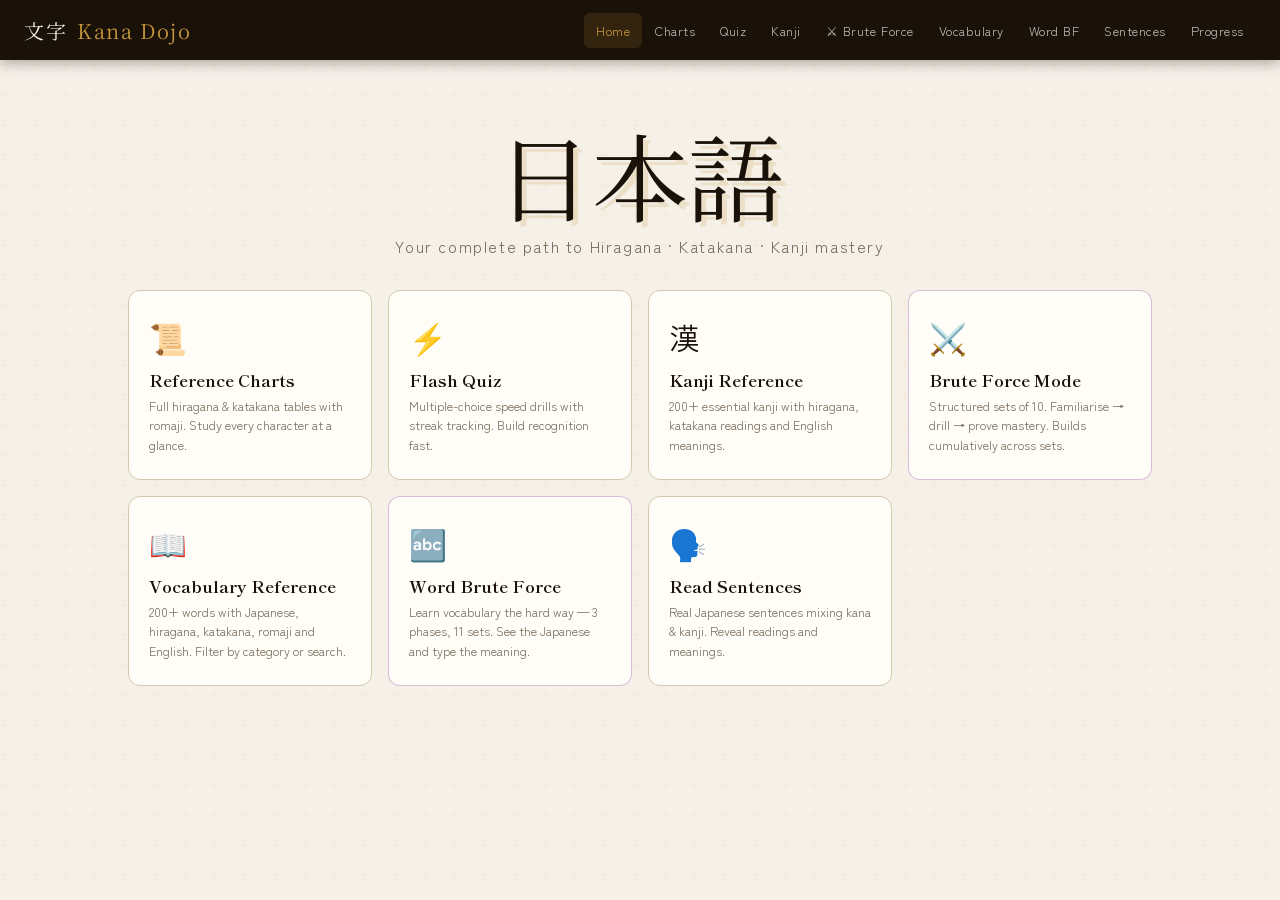
<file: kana_dojo_mobile_final.html>
<!DOCTYPE html>
<html lang="en">
<head>
<meta charset="UTF-8">
<meta name="viewport" content="width=device-width, initial-scale=1.0">
<title>文字 Kana Dojo — Japanese Mastery System</title>
<link rel="preconnect" href="https://fonts.googleapis.com">
<link href="https://fonts.googleapis.com/css2?family=Noto+Serif+JP:wght@300;400;700&family=Shippori+Mincho:wght@400;700&family=Zen+Kaku+Gothic+New:wght@300;400;700&display=swap" rel="stylesheet">
<style>
:root {
  --ink: #1a1209;
  --paper: #f5f0e8;
  --paper2: #ede7d5;
  --red: #c0392b;
  --gold: #c9973a;
  --muted: #7a6e5f;
  --correct: #2e7d52;
  --wrong: #c0392b;
  --card-bg: #fffdf7;
  --border: #d4c9b0;
  --blue: #2557a7;
  --bf-accent: #7b2d8b;
}
* { box-sizing: border-box; margin: 0; padding: 0; }
body {
  background: var(--paper);
  color: var(--ink);
  font-family: 'Zen Kaku Gothic New', sans-serif;
  min-height: 100vh;
  background-image: url("data:image/svg+xml,%3Csvg width='60' height='60' viewBox='0 0 60 60' xmlns='http://www.w3.org/2000/svg'%3E%3Cg fill='none'%3E%3Cg fill='%23c9973a' fill-opacity='0.05'%3E%3Cpath d='M36 34v-4h-2v4h-4v2h4v4h2v-4h4v-2h-4zm0-30V0h-2v4h-4v2h4v4h2V6h4V4h-4zM6 34v-4H4v4H0v2h4v4h2v-4h4v-2H6zM6 4V0H4v4H0v2h4v4h2V6h4V4H6z'/%3E%3C/g%3E%3C/g%3E%3C/svg%3E");
}

/* ── HEADER ── */
header {
  background: var(--ink); color: var(--paper);
  display: flex; align-items: center; justify-content: space-between;
  padding: 0 24px; height: 60px;
  box-shadow: 0 2px 14px rgba(0,0,0,0.35);
  position: sticky; top: 0; z-index: 200;
}
.logo { font-family: 'Noto Serif JP',serif; font-size: 1.25rem; letter-spacing:.08em; display:flex;align-items:center;gap:10px; }
.logo span { color: var(--gold); }
.nav-tabs { display:flex; gap:1px; flex-wrap:wrap; }
.nav-tab {
  background:transparent; border:none; color:#bbb;
  padding:8px 12px; border-radius:6px; cursor:pointer;
  font-family:'Zen Kaku Gothic New',sans-serif; font-size:.8rem; letter-spacing:.04em; transition:all .2s;
}
.nav-tab:hover { color:var(--paper); background:rgba(255,255,255,.08); }
.nav-tab.active { color:var(--gold); background:rgba(201,151,58,.14); }

/* ── SECTIONS ── */
.section { display:none; padding:26px 28px; max-width:1080px; margin:0 auto; width:100%; }
.section.active { display:block; }
.sec-title { font-family:'Shippori Mincho',serif; font-size:1.5rem; font-weight:700; margin-bottom:5px; }
.sec-sub { color:var(--muted); font-size:.87rem; margin-bottom:18px; }
.sec-label { font-size:.7rem; font-weight:700; letter-spacing:.12em; color:var(--muted); text-transform:uppercase; margin:16px 0 8px; }

/* ── TOGGLE ── */
.toggle-row { display:flex; gap:7px; margin-bottom:18px; flex-wrap:wrap; }
.tog {
  background:var(--paper2); border:1.5px solid var(--border);
  border-radius:6px; padding:6px 16px; cursor:pointer;
  font-family:'Zen Kaku Gothic New',sans-serif; font-size:.85rem; transition:all .2s;
}
.tog:hover { border-color:var(--gold); }
.tog.active { background:var(--ink); color:var(--paper); border-color:var(--ink); }
.tog.bf-active { background:var(--bf-accent); color:#fff; border-color:var(--bf-accent); }

/* ── HOME ── */
.hero { text-align:center; padding:40px 0 24px; }
.hero-kanji {
  font-family:'Noto Serif JP',serif; font-size:6rem; color:var(--ink); line-height:1;
  text-shadow:5px 5px 0 rgba(201,151,58,.18); animation:fadeDown .7s ease;
}
@keyframes fadeDown { from{opacity:0;transform:translateY(-18px)} to{opacity:1;transform:translateY(0)} }
.hero-sub { font-size:1rem; color:var(--muted); margin:12px 0 32px; letter-spacing:.1em; }
.mode-cards { display:grid; grid-template-columns:repeat(auto-fit,minmax(195px,1fr)); gap:16px; }
.mode-card {
  background:var(--card-bg); border:1.5px solid var(--border);
  border-radius:12px; padding:24px 20px; cursor:pointer; transition:all .25s; text-align:left;
}
.mode-card:hover { transform:translateY(-4px); box-shadow:0 8px 24px rgba(0,0,0,.12); border-color:var(--gold); }
.mode-card.bf { border-color:rgba(123,45,139,.3); }
.mode-card.bf:hover { border-color:var(--bf-accent); }
.mode-icon { font-size:1.9rem; margin-bottom:9px; }
.mode-title { font-family:'Shippori Mincho',serif; font-size:1.05rem; font-weight:700; margin-bottom:5px; }
.mode-desc { font-size:.78rem; color:var(--muted); line-height:1.55; }

/* ── CHART ── */
.kana-grid { display:grid; grid-template-columns:repeat(auto-fill,minmax(62px,1fr)); gap:6px; }
.kana-cell {
  background:var(--card-bg); border:1px solid var(--border);
  border-radius:8px; padding:8px 4px; text-align:center; transition:all .18s; cursor:default;
}
.kana-cell:hover { background:var(--ink); color:var(--paper); transform:scale(1.09); }
.kana-cell .kana { font-family:'Noto Serif JP',serif; font-size:1.4rem; display:block; }
.kana-cell .roma { font-size:.63rem; color:var(--muted); margin-top:2px; }
.kana-cell:hover .roma { color:var(--gold); }

/* ── QUIZ ── */
.score-bar {
  display:flex; gap:16px; align-items:center;
  background:var(--card-bg); border:1px solid var(--border);
  border-radius:8px; padding:9px 16px; margin-bottom:22px; font-size:.86rem; flex-wrap:wrap;
}
.score-item { display:flex; align-items:center; gap:5px; }
.dot { width:8px; height:8px; border-radius:50%; }
.dot.g { background:var(--correct); } .dot.r { background:var(--red); } .dot.b { background:var(--gold); }
.flashcard-wrap { perspective:1200px; width:100%; max-width:390px; height:205px; margin:0 auto 26px; cursor:pointer; }
.flashcard { width:100%; height:100%; position:relative; transform-style:preserve-3d; transition:transform .5s cubic-bezier(.4,0,.2,1); }
.flashcard.flipped { transform:rotateY(180deg); }
.card-face {
  position:absolute; width:100%; height:100%; backface-visibility:hidden; border-radius:16px;
  display:flex; flex-direction:column; align-items:center; justify-content:center;
  background:var(--card-bg); border:2px solid var(--border); box-shadow:0 4px 18px rgba(0,0,0,.08);
}
.card-face.back { transform:rotateY(180deg); background:var(--ink); color:var(--paper); border-color:var(--gold); }
.card-kana { font-family:'Noto Serif JP',serif; font-size:5rem; line-height:1; }
.card-hint { font-size:.73rem; color:var(--muted); margin-top:9px; letter-spacing:.07em; }
.card-answer { font-size:1.85rem; font-weight:700; color:var(--gold); }
.card-answer-sub { font-size:.8rem; color:#ccc; margin-top:7px; text-align:center; padding:0 10px; }
.quiz-choices { display:grid; grid-template-columns:repeat(2,1fr); gap:10px; max-width:390px; margin:0 auto; }
.choice-btn {
  background:var(--card-bg); border:2px solid var(--border); border-radius:10px; padding:12px;
  cursor:pointer; font-family:'Zen Kaku Gothic New',sans-serif; font-size:.95rem; transition:all .18s; text-align:center;
}
.choice-btn:hover:not(:disabled) { border-color:var(--gold); background:rgba(201,151,58,.08); }
.choice-btn.correct { background:rgba(46,125,82,.13); border-color:var(--correct); color:var(--correct); font-weight:700; }
.choice-btn.wrong { background:rgba(192,57,43,.13); border-color:var(--red); color:var(--red); }
.feedback-msg { text-align:center; font-size:.95rem; font-weight:700; min-height:24px; margin:10px 0; letter-spacing:.04em; }
.feedback-msg.ok { color:var(--correct); } .feedback-msg.no { color:var(--red); }
.quiz-actions { display:flex; gap:9px; justify-content:center; margin-top:18px; }
.btn-ink { background:var(--ink); color:var(--paper); border:none; border-radius:8px; padding:10px 24px; cursor:pointer; font-family:'Zen Kaku Gothic New',sans-serif; font-size:.9rem; transition:all .2s; }
.btn-ink:hover { background:var(--red); }
.btn-ghost { background:transparent; color:var(--ink); border:1.5px solid var(--border); border-radius:8px; padding:10px 24px; cursor:pointer; font-family:'Zen Kaku Gothic New',sans-serif; font-size:.9rem; transition:all .2s; }
.btn-ghost:hover { border-color:var(--ink); }

/* ── KANJI REFERENCE ── */
.kanji-grid { display:grid; grid-template-columns:repeat(auto-fill,minmax(188px,1fr)); gap:13px; }
.kanji-card {
  background:var(--card-bg); border:1.5px solid var(--border);
  border-radius:12px; padding:17px; text-align:center; transition:all .2s; position:relative;
}
.kanji-card:hover { transform:translateY(-3px); box-shadow:0 8px 18px rgba(0,0,0,.1); border-color:var(--gold); }
.kanji-char { font-family:'Noto Serif JP',serif; font-size:3rem; line-height:1; }
.kanji-hira { font-size:.82rem; color:var(--red); margin:6px 0 2px; font-family:'Noto Serif JP',serif; }
.kanji-kata { font-size:.79rem; color:var(--blue); margin-bottom:5px; font-family:'Noto Serif JP',serif; }
.kanji-meaning { font-size:.78rem; color:var(--muted); font-style:italic; }
.kanji-cat { position:absolute; top:8px; right:9px; font-size:.62rem; background:var(--paper2); border-radius:4px; padding:2px 6px; color:var(--muted); }
.kanji-radical { font-size:.68rem; color:var(--gold); margin-top:4px; }

/* ── SENTENCES ── */
.sent-box { background:var(--card-bg); border:2px solid var(--border); border-radius:14px; padding:26px; margin-bottom:16px; text-align:center; }
.sent-jp { font-family:'Noto Serif JP',serif; font-size:1.65rem; line-height:1.8; letter-spacing:.1em; margin-bottom:13px; }
.sent-btns { display:flex; gap:7px; justify-content:center; flex-wrap:wrap; margin-bottom:12px; }
.reveal-btn { background:var(--paper2); border:1.5px solid var(--border); border-radius:6px; padding:6px 14px; cursor:pointer; font-size:.8rem; transition:all .2s; }
.reveal-btn:hover { background:var(--ink); color:var(--paper); }
.sent-read { font-size:.93rem; color:var(--muted); min-height:20px; margin-bottom:4px; }
.sent-en { font-size:.95rem; color:var(--ink); min-height:20px; font-weight:500; }
.sent-voc { font-size:.78rem; color:var(--muted); min-height:18px; margin-top:3px; }

/* ── PROGRESS ── */
.stats-grid { display:grid; grid-template-columns:repeat(auto-fit,minmax(145px,1fr)); gap:13px; margin-bottom:26px; }
.stat-card { background:var(--card-bg); border:1.5px solid var(--border); border-radius:10px; padding:18px; text-align:center; }
.stat-num { font-family:'Shippori Mincho',serif; font-size:2.3rem; font-weight:700; }
.stat-lbl { font-size:.73rem; color:var(--muted); margin-top:3px; }
.tips-box { background:var(--card-bg); border:1.5px solid var(--border); border-radius:12px; padding:20px; }
.tip { font-size:.85rem; color:var(--muted); line-height:1.7; padding:5px 0; }
.tip strong { color:var(--ink); }

/* ════════════════════════════════════
   BRUTE FORCE MODE
═══════════════════════════════════════ */
#bruteforce { padding-bottom: 60px; }

/* Set list sidebar layout */
.bf-layout { display:grid; grid-template-columns:260px 1fr; gap:24px; align-items:start; }
@media(max-width:720px){ .bf-layout { grid-template-columns:1fr; } }

/* Set list */
.bf-set-list { display:flex; flex-direction:column; gap:8px; position:sticky; top:80px; }
.bf-set-card {
  background:var(--card-bg); border:1.5px solid var(--border);
  border-radius:10px; padding:12px 14px; cursor:pointer; transition:all .2s;
}
.bf-set-card:hover { border-color:var(--bf-accent); }
.bf-set-card.active-set { border-color:var(--bf-accent); background:rgba(123,45,139,.06); box-shadow:0 0 0 2px rgba(123,45,139,.15); }
.bf-set-card.done { border-color:var(--correct); background:rgba(46,125,82,.05); }
.bf-set-num { font-size:.68rem; font-weight:700; letter-spacing:.1em; color:var(--muted); text-transform:uppercase; margin-bottom:3px; }
.bf-set-name { font-family:'Shippori Mincho',serif; font-size:.95rem; font-weight:700; }
.bf-set-kanji { font-family:'Noto Serif JP',serif; font-size:1.1rem; color:var(--muted); margin-top:3px; letter-spacing:.05em; }
.bf-set-status { margin-top:6px; display:flex; align-items:center; gap:6px; }
.bf-pip { width:7px; height:7px; border-radius:50%; background:var(--border); display:inline-block; }
.bf-pip.done { background:var(--correct); }
.bf-pip.active { background:var(--bf-accent); }
.bf-pips { display:flex; gap:3px; }

/* Main arena */
.bf-arena { min-height: 480px; }

/* Phase banner */
.bf-phase-banner {
  background:linear-gradient(135deg,var(--bf-accent),#9b3dab);
  color:#fff; border-radius:10px; padding:10px 18px; margin-bottom:20px;
  display:flex; align-items:center; gap:12px; font-size:.88rem;
}
.bf-phase-icon { font-size:1.3rem; }
.bf-phase-title { font-weight:700; }
.bf-phase-sub { font-size:.78rem; opacity:.85; }

/* Progress bar */
.bf-prog-track { background:var(--border); border-radius:99px; height:8px; margin-bottom:20px; overflow:hidden; }
.bf-prog-fill { height:100%; border-radius:99px; background:linear-gradient(90deg,var(--bf-accent),#e040fb); transition:width .4s ease; }

/* Famil card (hint visible) */
.bf-card {
  background:var(--card-bg); border:2px solid var(--border);
  border-radius:18px; padding:32px 28px; text-align:center;
  box-shadow:0 4px 20px rgba(0,0,0,.08); margin-bottom:20px;
  position:relative; transition:border-color .3s;
}
.bf-card.reveal-mode { border-color:var(--bf-accent); }
.bf-card.correct-flash { border-color:var(--correct); background:rgba(46,125,82,.04); }
.bf-card.wrong-flash { border-color:var(--red); background:rgba(192,57,43,.04); }

.bf-kanji-display {
  font-family:'Noto Serif JP',serif; font-size:7rem; line-height:1;
  cursor:pointer; user-select:none; transition:transform .15s;
  display:inline-block;
}
.bf-kanji-display:active { transform:scale(.94); }

.bf-hint-box {
  margin: 14px auto 0;
  background:rgba(123,45,139,.08); border:1.5px solid rgba(123,45,139,.2);
  border-radius:10px; padding:10px 20px; display:inline-block;
  transition:all .3s;
}
.bf-hint-box.hidden { opacity:0; pointer-events:none; }
.bf-hint-meaning { font-size:1.3rem; font-weight:700; color:var(--bf-accent); }
.bf-hint-reads { font-size:.82rem; color:var(--muted); margin-top:3px; font-family:'Noto Serif JP',serif; }
.bf-tap-hint { font-size:.72rem; color:var(--muted); margin-top:10px; letter-spacing:.06em; }

.bf-radical-bar { margin-top:8px; font-size:.75rem; color:var(--gold); }

/* Input area */
.bf-input-area { display:flex; flex-direction:column; align-items:center; gap:12px; }
.bf-input {
  width:100%; max-width:340px; padding:13px 18px; font-size:1.05rem;
  border:2px solid var(--border); border-radius:10px; background:var(--card-bg);
  font-family:'Zen Kaku Gothic New',sans-serif; outline:none; text-align:center;
  transition:border-color .2s;
}
.bf-input:focus { border-color:var(--bf-accent); }
.bf-input.ok { border-color:var(--correct); background:rgba(46,125,82,.05); }
.bf-input.no { border-color:var(--red); background:rgba(192,57,43,.05); }
.bf-submit { background:var(--bf-accent); color:#fff; border:none; border-radius:9px; padding:11px 32px; cursor:pointer; font-family:'Zen Kaku Gothic New',sans-serif; font-size:.95rem; font-weight:700; transition:all .2s; }
.bf-submit:hover { background:#9b3dab; }
.bf-submit:disabled { opacity:.5; cursor:not-allowed; }

/* Feedback inline */
.bf-feedback { font-size:.95rem; font-weight:700; min-height:22px; text-align:center; letter-spacing:.04em; }
.bf-feedback.ok { color:var(--correct); }
.bf-feedback.no { color:var(--red); }

/* Rep dots */
.bf-rep-row { display:flex; gap:6px; justify-content:center; margin:10px 0; flex-wrap:wrap; }
.bf-rep-dot { width:12px; height:12px; border-radius:50%; background:var(--border); border:1.5px solid var(--border); transition:all .3s; }
.bf-rep-dot.done { background:var(--correct); border-color:var(--correct); }
.bf-rep-dot.active { background:var(--bf-accent); border-color:var(--bf-accent); box-shadow:0 0 0 3px rgba(123,45,139,.2); }

/* Set complete overlay */
.bf-complete {
  background:var(--card-bg); border:2px solid var(--correct);
  border-radius:18px; padding:40px 32px; text-align:center;
  box-shadow:0 4px 24px rgba(46,125,82,.15);
}
.bf-complete-icon { font-size:3.5rem; margin-bottom:12px; }
.bf-complete-title { font-family:'Shippori Mincho',serif; font-size:1.6rem; font-weight:700; margin-bottom:8px; }
.bf-complete-sub { color:var(--muted); font-size:.9rem; margin-bottom:24px; }
.bf-complete-actions { display:flex; gap:10px; justify-content:center; flex-wrap:wrap; }

/* Cumulative quiz badge */
.bf-cumulative-badge {
  background:linear-gradient(135deg,#c9973a,#e8b84b);
  color:var(--ink); border-radius:8px; padding:8px 14px;
  font-size:.8rem; font-weight:700; margin-bottom:14px; display:inline-block;
}

/* mini nav inside brute force */
.bf-card-counter { position:absolute; top:12px; right:14px; font-size:.72rem; color:var(--muted); }

/* ── PHASE 3 PANEL (standalone, bottom of BF section) ── */
.bf-p3-panel {
  margin-top: 40px;
  border-top: 2px dashed var(--border);
  padding-top: 28px;
}
.bf-p3-header {
  display: flex; align-items: center; gap: 14px; margin-bottom: 6px;
}
.bf-p3-badge {
  background: linear-gradient(135deg,#7b5c00,#c9973a);
  color: #fff; border-radius: 8px; padding: 4px 12px;
  font-size: .72rem; font-weight: 700; letter-spacing: .08em; text-transform: uppercase;
}
.bf-p3-title { font-family:'Shippori Mincho',serif; font-size: 1.25rem; font-weight: 700; }
.bf-p3-sub { font-size: .83rem; color: var(--muted); margin-bottom: 18px; line-height: 1.5; }

/* Set selector grid — scalable chip style */
.bf-p3-set-grid {
  display: flex; flex-wrap: wrap; gap: 8px; margin-bottom: 18px;
}
.bf-p3-chip {
  display: flex; align-items: center; gap: 7px;
  background: var(--card-bg); border: 2px solid var(--border);
  border-radius: 99px; padding: 6px 14px 6px 10px;
  cursor: pointer; transition: all .2s; user-select: none;
  font-size: .82rem; font-family: 'Zen Kaku Gothic New', sans-serif;
}
.bf-p3-chip:hover { border-color: var(--gold); }
.bf-p3-chip.selected {
  border-color: #c9973a; background: rgba(201,151,58,.1);
}
.bf-p3-chip.selected .chip-dot { background: #c9973a; }
.bf-p3-chip-kanji { font-family:'Noto Serif JP',serif; font-size:.95rem; color:var(--muted); }
.chip-dot {
  width: 8px; height: 8px; border-radius: 50%;
  background: var(--border); transition: background .2s; flex-shrink:0;
}
.bf-p3-chip-name { font-weight: 600; color: var(--ink); }
.bf-p3-chip-count { font-size:.72rem; color:var(--muted); }

.bf-p3-selector-actions {
  display: flex; gap: 8px; margin-bottom: 18px; flex-wrap: wrap; align-items: center;
}
.bf-p3-count-info {
  font-size:.82rem; color:var(--muted); margin-left:auto;
}

.bf-p3-launch {
  display: flex; gap: 10px; align-items: center; flex-wrap:wrap;
}
.btn-gold {
  background: linear-gradient(135deg,#c9973a,#e8b84b);
  color: var(--ink); border: none; border-radius: 9px;
  padding: 12px 30px; cursor: pointer;
  font-family: 'Zen Kaku Gothic New', sans-serif;
  font-size: .95rem; font-weight: 700; transition: all .2s;
  box-shadow: 0 2px 8px rgba(201,151,58,.3);
}
.btn-gold:hover { filter: brightness(1.08); transform: translateY(-1px); }
.btn-gold:disabled { opacity:.4; cursor:not-allowed; transform:none; }

/* Phase 3 results summary */
.bf-p3-results {
  background: var(--card-bg); border: 2px solid var(--gold);
  border-radius: 18px; padding: 36px 28px; text-align: center;
  box-shadow: 0 4px 24px rgba(201,151,58,.15);
}
.bf-p3-results-icon { font-size: 3rem; margin-bottom: 10px; }
.bf-p3-results-title { font-family:'Shippori Mincho',serif; font-size:1.55rem; font-weight:700; margin-bottom:16px; }
.bf-p3-stats-row {
  display: flex; justify-content: center; gap: 24px; flex-wrap: wrap; margin-bottom: 20px;
}
.bf-p3-stat {
  background: var(--paper2); border-radius: 10px; padding: 14px 22px; min-width: 90px;
}
.bf-p3-stat-num { font-family:'Shippori Mincho',serif; font-size:2rem; font-weight:700; }
.bf-p3-stat-lbl { font-size:.72rem; color:var(--muted); margin-top:2px; }
.bf-p3-mistakes {
  text-align:left; max-width:480px; margin:0 auto 22px;
  background:rgba(192,57,43,.05); border:1px solid rgba(192,57,43,.2);
  border-radius:10px; padding:14px 18px;
}
.bf-p3-mistakes-title { font-size:.78rem; font-weight:700; color:var(--red); margin-bottom:8px; letter-spacing:.06em; text-transform:uppercase; }
.bf-p3-mistake-row {
  display:flex; align-items:center; gap:10px; padding:5px 0;
  border-bottom:1px solid rgba(192,57,43,.1); font-size:.85rem;
}
.bf-p3-mistake-row:last-child { border-bottom:none; }
.bf-p3-mistake-k { font-family:'Noto Serif JP',serif; font-size:1.4rem; width:36px; text-align:center; }
.bf-p3-mistake-e { color:var(--ink); font-weight:600; }
.bf-p3-mistake-r { color:var(--muted); font-size:.76rem; }

/* ── VOCABULARY REFERENCE TABLE ── */
.vocab-filter-row { display:flex; gap:7px; flex-wrap:wrap; margin-bottom:16px; align-items:center; }
.vocab-search {
  flex:1; min-width:180px; max-width:280px;
  padding:7px 14px; border:1.5px solid var(--border); border-radius:6px;
  font-family:'Zen Kaku Gothic New',sans-serif; font-size:.85rem;
  background:var(--card-bg); outline:none; transition:border-color .2s;
}
.vocab-search:focus { border-color:var(--gold); }
.vocab-table-wrap { overflow-x:auto; border-radius:10px; border:1.5px solid var(--border); }
.vocab-table {
  width:100%; border-collapse:collapse;
  font-family:'Zen Kaku Gothic New',sans-serif; font-size:.88rem;
}
.vocab-table th {
  background:var(--ink); color:var(--paper);
  padding:10px 14px; text-align:left; font-weight:600;
  font-size:.75rem; letter-spacing:.08em; text-transform:uppercase; white-space:nowrap;
}
.vocab-table td { padding:9px 14px; border-bottom:1px solid var(--border); vertical-align:middle; }
.vocab-table tr:last-child td { border-bottom:none; }
.vocab-table tr:nth-child(even) td { background:rgba(201,151,58,.04); }
.vocab-table tr:hover td { background:rgba(201,151,58,.09); }
.vocab-jp { font-family:'Noto Serif JP',serif; font-size:1.2rem; color:var(--ink); }
.vocab-hira { font-family:'Noto Serif JP',serif; font-size:.88rem; color:var(--red); }
.vocab-kata { font-family:'Noto Serif JP',serif; font-size:.88rem; color:var(--blue); }
.vocab-roma { font-size:.85rem; color:var(--muted); font-style:italic; }
.vocab-en { font-weight:600; color:var(--ink); }
.vocab-cat-badge {
  display:inline-block; font-size:.62rem; padding:2px 7px;
  border-radius:99px; background:var(--paper2); color:var(--muted);
  border:1px solid var(--border); white-space:nowrap;
}
.vocab-count { font-size:.8rem; color:var(--muted); margin-bottom:10px; }

/* ── WORD BF MODE ── */
.wbf-display {
  font-family:'Noto Serif JP',serif; font-size:2.4rem; line-height:1.35;
  color:var(--ink); cursor:pointer; user-select:none;
  display:inline-block; transition:transform .15s;
}
.wbf-display:active { transform:scale(.95); }
.wbf-hint-popup {
  position:absolute; bottom:calc(100% + 10px); left:50%; transform:translateX(-50%) scale(.9);
  background:var(--ink); color:var(--paper); border-radius:10px; padding:12px 18px; text-align:center;
  min-width:210px; opacity:0; pointer-events:none; transition:all .2s; z-index:10;
  box-shadow:0 4px 16px rgba(0,0,0,.25);
}
.wbf-hint-popup::after {
  content:''; position:absolute; top:100%; left:50%; transform:translateX(-50%);
  border:6px solid transparent; border-top-color:var(--ink);
}
.wbf-hint-popup.show { opacity:1; transform:translateX(-50%) scale(1); pointer-events:auto; }
.wbf-popup-en { font-size:1rem; font-weight:700; color:#4ecdc4; }
.wbf-popup-reads { font-size:.78rem; color:#ccc; margin-top:4px; font-family:'Noto Serif JP',serif; }
.wbf-set-card { border-color:rgba(26,107,138,.25) !important; }
.wbf-set-card:hover { border-color:#1a6b8a !important; }
.wbf-set-card.active-set { border-color:#1a6b8a !important; background:rgba(26,107,138,.05) !important; box-shadow:0 0 0 2px rgba(26,107,138,.15) !important; }
.wbf-set-card.done { border-color:var(--correct) !important; }
.btn-teal {
  background:linear-gradient(135deg,#1a6b8a,#4ecdc4);
  color:#fff; border:none; border-radius:9px;
  padding:12px 30px; cursor:pointer;
  font-family:'Zen Kaku Gothic New',sans-serif;
  font-size:.95rem; font-weight:700; transition:all .2s;
  box-shadow:0 2px 8px rgba(26,107,138,.3);
}
.btn-teal:hover { filter:brightness(1.1); transform:translateY(-1px); }
.btn-teal:disabled { opacity:.4; cursor:not-allowed; transform:none; }

/* tooltip-style hint popup */
.bf-hint-popup {
  position:absolute; bottom:calc(100% + 10px); left:50%; transform:translateX(-50%) scale(.9);
  background:var(--ink); color:var(--paper); border-radius:10px; padding:12px 18px; text-align:center;
  min-width:160px; opacity:0; pointer-events:none; transition:all .2s; z-index:10;
  box-shadow:0 4px 16px rgba(0,0,0,.25);
}
.bf-hint-popup::after {
  content:''; position:absolute; top:100%; left:50%; transform:translateX(-50%);
  border:6px solid transparent; border-top-color:var(--ink);
}
.bf-hint-popup.show { opacity:1; transform:translateX(-50%) scale(1); pointer-events:auto; }
.bf-popup-meaning { font-size:1.1rem; font-weight:700; color:var(--gold); }
.bf-popup-reads { font-size:.78rem; color:#ccc; margin-top:4px; font-family:'Noto Serif JP',serif; }

/* ═══════════════════════════════════════════════════════
   MOBILE — PORTRAIT / VERTICAL MODE  (≤ 640px)
═══════════════════════════════════════════════════════ */
@media (max-width: 640px) {

  /* ── Header & Nav ── */
  header {
    height: auto;
    flex-direction: column;
    align-items: stretch;
    padding: 0;
    gap: 0;
  }
  .logo {
    font-size: 1rem;
    padding: 10px 16px 8px;
    border-bottom: 1px solid rgba(255,255,255,.08);
  }
  .nav-tabs {
    display: flex;
    flex-direction: row;
    flex-wrap: nowrap;
    overflow-x: auto;
    -webkit-overflow-scrolling: touch;
    scrollbar-width: none;
    gap: 0;
    width: 100%;
    padding: 2px 4px 4px;
  }
  .nav-tabs::-webkit-scrollbar { display: none; }
  .nav-tab {
    white-space: nowrap;
    flex-shrink: 0;
    font-size: .7rem;
    padding: 8px 11px;
    border-radius: 5px;
    letter-spacing: .02em;
  }

  /* ── Sections ── */
  .section {
    padding: 16px 14px;
    max-width: 100%;
  }
  .sec-title { font-size: 1.2rem; }
  .sec-sub   { font-size: .8rem; }

  /* ── Home hero ── */
  .hero { padding: 24px 0 16px; }
  .hero-kanji { font-size: 4rem; }
  .hero-sub { font-size: .82rem; margin: 8px 0 20px; }
  .mode-cards { grid-template-columns: 1fr 1fr; gap: 10px; }
  .mode-card { padding: 14px 12px; border-radius: 10px; }
  .mode-icon { font-size: 1.4rem; margin-bottom: 6px; }
  .mode-title { font-size: .88rem; margin-bottom: 3px; }
  .mode-desc { font-size: .72rem; line-height: 1.4; }

  /* ── Toggle rows ── */
  .toggle-row { gap: 5px; }
  .tog { padding: 5px 10px; font-size: .75rem; }

  /* ── Kana charts ── */
  .kana-grid { grid-template-columns: repeat(auto-fill, minmax(52px, 1fr)); gap: 4px; }
  .kana-cell { padding: 6px 3px; border-radius: 6px; }
  .kana-cell .kana { font-size: 1.2rem; }
  .kana-cell .roma { font-size: .58rem; }
  .sec-label { font-size: .65rem; margin: 12px 0 6px; }

  /* ── Quiz ── */
  .score-bar { padding: 8px 10px; gap: 10px; font-size: .78rem; flex-wrap: wrap; }
  .flashcard-wrap { height: 170px; max-width: 100%; margin-bottom: 18px; }
  .card-kana { font-size: 3.5rem; }
  .card-answer { font-size: 1.4rem; }
  .card-answer-sub { font-size: .72rem; }
  .card-hint { font-size: .68rem; }
  .quiz-choices { max-width: 100%; gap: 8px; }
  .choice-btn { padding: 10px 6px; font-size: .82rem; border-radius: 8px; }
  .quiz-actions { gap: 8px; }
  .btn-ink, .btn-ghost { padding: 9px 18px; font-size: .83rem; }
  .feedback-msg { font-size: .85rem; }

  /* ── Kanji Reference ── */
  .kanji-grid { grid-template-columns: repeat(2, 1fr); gap: 8px; }
  .kanji-card { padding: 12px 10px; border-radius: 9px; }
  .kanji-char { font-size: 2.4rem; }
  .kanji-hira { font-size: .74rem; }
  .kanji-kata { font-size: .72rem; }
  .kanji-meaning { font-size: .72rem; }
  .kanji-radical { font-size: .62rem; }
  .kanji-cat { font-size: .56rem; top: 6px; right: 7px; }

  /* ── Sentences ── */
  .sent-box { padding: 16px 14px; }
  .sent-jp { font-size: 1.2rem; line-height: 1.7; }
  .sent-btns { gap: 5px; }
  .reveal-btn { padding: 5px 10px; font-size: .74rem; }

  /* ── Progress ── */
  .stats-grid { grid-template-columns: repeat(2, 1fr); gap: 8px; margin-bottom: 16px; }
  .stat-card { padding: 14px 10px; }
  .stat-num { font-size: 1.9rem; }
  .stat-lbl { font-size: .68rem; }
  .tips-box { padding: 14px 12px; }
  .tip { font-size: .78rem; padding: 4px 0; }

  /* ── Brute Force ── */
  #bruteforce, #wordbf { padding-bottom: 40px; }

  /* Set list → horizontal scroll strip on mobile */
  .bf-layout { gap: 14px; }
  .bf-set-list {
    position: static !important;
    flex-direction: row;
    flex-wrap: nowrap;
    overflow-x: auto;
    -webkit-overflow-scrolling: touch;
    scrollbar-width: none;
    gap: 8px;
    padding-bottom: 6px;
  }
  .bf-set-list::-webkit-scrollbar { display: none; }
  .bf-set-card {
    min-width: 160px;
    max-width: 160px;
    flex-shrink: 0;
    padding: 10px 12px;
  }
  .bf-set-num { font-size: .6rem; }
  .bf-set-name { font-size: .82rem; }
  .bf-set-kanji { font-size: .9rem; letter-spacing: .03em; }
  .bf-arena { min-height: 360px; }

  /* BF card & drill */
  .bf-card { padding: 20px 14px; border-radius: 14px; }
  .bf-kanji-display { font-size: 5rem; }
  .bf-hint-meaning { font-size: 1.1rem; }
  .bf-hint-reads { font-size: .76rem; }
  .bf-hint-box { padding: 8px 14px; }
  .bf-phase-banner { padding: 9px 12px; font-size: .8rem; gap: 8px; border-radius: 8px; }
  .bf-phase-icon { font-size: 1.1rem; }
  .bf-phase-title { font-size: .88rem; }
  .bf-phase-sub { font-size: .72rem; }
  .bf-input { font-size: .93rem; padding: 11px 14px; }
  .bf-submit { padding: 10px 22px; font-size: .88rem; }
  .bf-rep-row { gap: 5px; }
  .bf-rep-dot { width: 10px; height: 10px; }

  /* Phase 3 panel */
  .bf-p3-panel { padding-top: 22px; margin-top: 28px; }
  .bf-p3-title { font-size: 1rem; }
  .bf-p3-sub { font-size: .78rem; }
  .bf-p3-set-grid { gap: 5px; }
  .bf-p3-chip { padding: 5px 10px 5px 8px; font-size: .75rem; gap: 5px; }
  .bf-p3-chip-name { font-size: .78rem; }
  .bf-p3-chip-count { font-size: .65rem; }
  .bf-p3-selector-actions { gap: 5px; flex-wrap: wrap; }
  .bf-p3-stats-row { gap: 8px; }
  .bf-p3-stat { padding: 10px 12px; min-width: 66px; }
  .bf-p3-stat-num { font-size: 1.5rem; }
  .bf-p3-stat-lbl { font-size: .65rem; }
  .bf-p3-mistakes { padding: 10px 12px; }
  .bf-p3-mistake-k { font-size: 1.1rem; }
  .bf-complete { padding: 28px 16px; }
  .bf-complete-icon { font-size: 2.6rem; }
  .bf-complete-title { font-size: 1.2rem; }
  .bf-complete-sub { font-size: .82rem; }
  .bf-complete-actions { flex-direction: column; align-items: center; }
  .btn-gold, .btn-teal { padding: 10px 22px; font-size: .88rem; }

  /* Hint popup — anchor to bottom of screen instead of above kanji */
  .bf-hint-popup, .wbf-hint-popup {
    bottom: auto;
    top: calc(100% + 8px);
  }
  .bf-hint-popup::after, .wbf-hint-popup::after {
    top: auto;
    bottom: 100%;
    border-top-color: transparent;
    border-bottom-color: var(--ink);
  }

  /* ── Vocabulary table ── */
  .vocab-filter-row { gap: 5px; }
  .vocab-search { max-width: 100%; min-width: 0; flex: 1; font-size: .8rem; }

  /* Hide Katakana & Category columns on mobile — too many columns */
  .vocab-table th:nth-child(3),
  .vocab-table td:nth-child(3),
  .vocab-table th:nth-child(6),
  .vocab-table td:nth-child(6) { display: none; }

  .vocab-table th { padding: 8px 8px; font-size: .68rem; }
  .vocab-table td { padding: 7px 8px; }
  .vocab-jp { font-size: 1rem; }
  .vocab-hira { font-size: .8rem; }
  .vocab-roma { font-size: .78rem; }
  .vocab-en { font-size: .82rem; }
  .vocab-count { font-size: .74rem; }

  /* ── Word BF ── */
  .wbf-display { font-size: 1.8rem; }
}

/* ── Very small screens (≤ 360px) ── */
@media (max-width: 360px) {
  .mode-cards { grid-template-columns: 1fr; }
  .kanji-grid { grid-template-columns: repeat(2, 1fr); }
  .bf-set-card { min-width: 140px; max-width: 140px; }
  .bf-kanji-display { font-size: 4rem; }
}

</style>
</head>
<body>

<header>
  <div class="logo">文字 <span>Kana Dojo</span></div>
  <nav class="nav-tabs">
    <button class="nav-tab active" onclick="go('home')">Home</button>
    <button class="nav-tab" onclick="go('chart')">Charts</button>
    <button class="nav-tab" onclick="go('quiz')">Quiz</button>
    <button class="nav-tab" onclick="go('kanji')">Kanji</button>
    <button class="nav-tab" onclick="go('bruteforce')">⚔ Brute Force</button>
    <button class="nav-tab" onclick="go('vocabulary')">Vocabulary</button>
    <button class="nav-tab" onclick="go('wordbf')">Word BF</button>
    <button class="nav-tab" onclick="go('sentences')">Sentences</button>
    <button class="nav-tab" onclick="go('progress')">Progress</button>
  </nav>
</header>

<!-- ═══════ HOME ═══════ -->
<div class="section active" id="home">
  <div class="hero">
    <div class="hero-kanji">日本語</div>
    <div class="hero-sub">Your complete path to Hiragana · Katakana · Kanji mastery</div>
    <div class="mode-cards">
      <div class="mode-card" onclick="go('chart')">
        <div class="mode-icon">📜</div>
        <div class="mode-title">Reference Charts</div>
        <div class="mode-desc">Full hiragana & katakana tables with romaji. Study every character at a glance.</div>
      </div>
      <div class="mode-card" onclick="go('quiz')">
        <div class="mode-icon">⚡</div>
        <div class="mode-title">Flash Quiz</div>
        <div class="mode-desc">Multiple-choice speed drills with streak tracking. Build recognition fast.</div>
      </div>
      <div class="mode-card" onclick="go('kanji')">
        <div class="mode-icon">漢</div>
        <div class="mode-title">Kanji Reference</div>
        <div class="mode-desc">200+ essential kanji with hiragana, katakana readings and English meanings.</div>
      </div>
      <div class="mode-card bf" onclick="go('bruteforce')">
        <div class="mode-icon">⚔️</div>
        <div class="mode-title">Brute Force Mode</div>
        <div class="mode-desc">Structured sets of 10. Familiarise → drill → prove mastery. Builds cumulatively across sets.</div>
      </div>
      <div class="mode-card" onclick="go('vocabulary')">
        <div class="mode-icon">📖</div>
        <div class="mode-title">Vocabulary Reference</div>
        <div class="mode-desc">200+ words with Japanese, hiragana, katakana, romaji and English. Filter by category or search.</div>
      </div>
      <div class="mode-card bf" onclick="go('wordbf')">
        <div class="mode-icon">🔤</div>
        <div class="mode-title">Word Brute Force</div>
        <div class="mode-desc">Learn vocabulary the hard way — 3 phases, 11 sets. See the Japanese and type the meaning.</div>
      </div>
      <div class="mode-card" onclick="go('sentences')">
        <div class="mode-icon">🗣️</div>
        <div class="mode-title">Read Sentences</div>
        <div class="mode-desc">Real Japanese sentences mixing kana & kanji. Reveal readings and meanings.</div>
      </div>
    </div>
  </div>
</div>

<!-- ═══════ CHARTS ═══════ -->
<div class="section" id="chart">
  <div class="sec-title">Kana Reference Charts</div>
  <div class="sec-sub">Hover any character to highlight it. Switch between scripts below.</div>
  <div class="toggle-row">
    <button class="tog active" onclick="showChart('hiragana',this)">Hiragana ひらがな</button>
    <button class="tog" onclick="showChart('katakana',this)">Katakana カタカナ</button>
  </div>
  <div id="chart-out"></div>
</div>

<!-- ═══════ QUIZ ═══════ -->
<div class="section" id="quiz">
  <div class="sec-title">Flash Quiz</div>
  <div class="toggle-row" id="quiz-sets">
    <button class="tog active" onclick="setSet('hiragana',this)">Hiragana</button>
    <button class="tog" onclick="setSet('katakana',this)">Katakana</button>
    <button class="tog" onclick="setSet('both',this)">Both Scripts</button>
    <button class="tog" onclick="setSet('kanji',this)">Kanji Meanings</button>
    <button class="tog" onclick="setSet('vocab',this)">Vocabulary</button>
  </div>
  <div class="score-bar">
    <div class="score-item"><div class="dot g"></div><span id="qc">0</span>&nbsp;correct</div>
    <div class="score-item"><div class="dot r"></div><span id="qw">0</span>&nbsp;wrong</div>
    <div class="score-item"><div class="dot b"></div>🔥&nbsp;<span id="qs">0</span></div>
    <div style="margin-left:auto;font-size:.78rem;color:var(--muted)" id="qpool"></div>
  </div>
  <div class="flashcard-wrap" onclick="flip()">
    <div class="flashcard" id="fc">
      <div class="card-face front">
        <div class="card-kana" id="cq">あ</div>
        <div class="card-hint">Tap card to flip</div>
      </div>
      <div class="card-face back">
        <div class="card-answer" id="ca">a</div>
        <div class="card-answer-sub" id="ca2"></div>
      </div>
    </div>
  </div>
  <div class="feedback-msg" id="fb"></div>
  <div class="quiz-choices" id="choices"></div>
  <div class="quiz-actions">
    <button class="btn-ghost" onclick="nextQ()">Skip →</button>
    <button class="btn-ink" onclick="nextQ()">Next Card</button>
  </div>
</div>

<!-- ═══════ KANJI REFERENCE ═══════ -->
<div class="section" id="kanji">
  <div class="sec-title">Essential Kanji</div>
  <div class="sec-sub">Hiragana reading (red) · Katakana reading (blue) · English meaning · Radical hint (gold)</div>
  <div class="toggle-row" id="kf"></div>
  <div class="kanji-grid" id="kg"></div>
</div>

<!-- ═══════ BRUTE FORCE ═══════ -->
<div class="section" id="bruteforce">
  <div class="sec-title">&#9876; Brute Force Mode</div>
  <div class="sec-sub">Phase 1: Familiarise with hints shown. Phase 2: Drill with hints hidden. Jump to any set freely. Use Phase 3 below for a full cumulative test anytime.</div>
  <div class="bf-layout">
    <!-- Set list -->
    <div class="bf-set-list" id="bf-set-list"></div>
    <!-- Arena -->
    <div class="bf-arena" id="bf-arena">
      <div style="text-align:center;padding:60px 20px;color:var(--muted)">
        <div style="font-size:3rem;margin-bottom:12px">&#9876;&#65039;</div>
        <div style="font-family:'Shippori Mincho',serif;font-size:1.2rem;margin-bottom:8px">Select a set to begin</div>
        <div style="font-size:.85rem">Choose any set from the list on the left to start training.</div>
      </div>
    </div>
  </div>

  <!-- PHASE 3 PANEL -->
  <div class="bf-p3-panel" id="bf-p3-panel">
    <div class="bf-p3-header">
      <span class="bf-p3-badge">Phase 3</span>
      <span class="bf-p3-title">&#127754; Cumulative Quiz</span>
    </div>
    <div class="bf-p3-sub">
      Select any combination of sets and test your recall across all their kanji — 2 correct reps per kanji. Hit the kanji to peek at the hint. Results summary shown when done.
    </div>
    <div class="bf-p3-set-grid" id="bf-p3-chips"></div>
    <div class="bf-p3-selector-actions">
      <button class="btn-ghost" style="padding:6px 14px;font-size:.82rem" onclick="p3SelectAll()">Select All</button>
      <button class="btn-ghost" style="padding:6px 14px;font-size:.82rem" onclick="p3SelectNone()">Clear</button>
      <button class="btn-ghost" style="padding:6px 14px;font-size:.82rem" onclick="p3SelectMastered()">Mastered Only</button>
      <span class="bf-p3-count-info" id="bf-p3-count">0 kanji selected</span>
    </div>
    <div class="bf-p3-launch">
      <button class="btn-gold" id="bf-p3-launch-btn" onclick="p3Launch()" disabled>Launch Cumulative Quiz &#8594;</button>
    </div>
    <div id="bf-p3-arena" style="margin-top:24px"></div>
  </div>
</div>

<!-- ======= VOCABULARY REFERENCE ======= -->
<div class="section" id="vocabulary">
  <div class="sec-title">Vocabulary Reference</div>
  <div class="sec-sub">All words with Japanese, hiragana, katakana, romaji and English. Filter by category or search.</div>
  <div class="vocab-filter-row">
    <input class="vocab-search" id="vocab-search" type="text" placeholder="Search English, romaji or Japanese..." oninput="buildVocab()">
  </div>
  <div id="vocab-cat-filters" style="display:flex;gap:6px;flex-wrap:wrap;margin-bottom:10px"></div>
  <div class="vocab-count" id="vocab-count"></div>
  <div class="vocab-table-wrap">
    <table class="vocab-table">
      <thead><tr>
        <th>Japanese</th><th>Hiragana</th><th>Katakana</th><th>Romaji</th><th>English</th><th>Category</th>
      </tr></thead>
      <tbody id="vocab-tbody"></tbody>
    </table>
  </div>
</div>

<!-- ======= WORD BRUTE FORCE ======= -->
<div class="section" id="wordbf">
  <div class="sec-title">Word Brute Force</div>
  <div class="sec-sub">Phase 1 shows all four forms as a hint. Phase 2 hides them — tap the word to peek. Phase 3 is your cumulative proof across sets.</div>
  <div class="bf-layout">
    <div class="bf-set-list" id="wbf-set-list"></div>
    <div class="bf-arena" id="wbf-arena">
      <div style="text-align:center;padding:60px 20px;color:var(--muted)">
        <div style="font-size:3rem;margin-bottom:12px">🔤</div>
        <div style="font-family:'Shippori Mincho',serif;font-size:1.2rem;margin-bottom:8px">Select a vocabulary set to begin</div>
        <div style="font-size:.85rem">Choose any set from the list to start training.</div>
      </div>
    </div>
  </div>
  <div class="bf-p3-panel" id="wbf-p3-panel">
    <div class="bf-p3-header">
      <span class="bf-p3-badge" style="background:linear-gradient(135deg,#0d4f6b,#1a6b8a)">Phase 3</span>
      <span class="bf-p3-title">🌊 Word Cumulative Quiz</span>
    </div>
    <div class="bf-p3-sub">Select vocabulary sets and test your recall — 2 correct reps per word. See the Japanese word and type the English meaning.</div>
    <div class="bf-p3-set-grid" id="wbf-p3-chips"></div>
    <div class="bf-p3-selector-actions">
      <button class="btn-ghost" style="padding:6px 14px;font-size:.82rem" onclick="wp3SelectAll()">Select All</button>
      <button class="btn-ghost" style="padding:6px 14px;font-size:.82rem" onclick="wp3SelectNone()">Clear</button>
      <button class="btn-ghost" style="padding:6px 14px;font-size:.82rem" onclick="wp3SelectMastered()">Mastered Only</button>
      <span class="bf-p3-count-info" id="wbf-p3-count">0 words selected</span>
    </div>
    <div class="bf-p3-launch">
      <button class="btn-teal" id="wbf-p3-launch-btn" onclick="wp3Launch()" disabled>Launch Word Quiz →</button>
    </div>
    <div id="wbf-p3-arena" style="margin-top:24px"></div>
  </div>
</div>

<!-- ═══════ SENTENCES ═══════ -->
<div class="section" id="sentences">
  <div class="sec-title">Read Japanese Sentences</div>
  <div class="sec-sub">Challenge yourself to read each sentence, then reveal reading and meaning.</div>
  <div id="sl"></div>
</div>

<!-- ═══════ PROGRESS ═══════ -->
<div class="section" id="progress">
  <div class="sec-title">Your Progress</div>
  <div class="stats-grid">
    <div class="stat-card"><div class="stat-num" id="pc">0</div><div class="stat-lbl">Correct Answers</div></div>
    <div class="stat-card"><div class="stat-num" id="pa">—</div><div class="stat-lbl">Accuracy</div></div>
    <div class="stat-card"><div class="stat-num" id="pb">0</div><div class="stat-lbl">🔥 Best Streak</div></div>
    <div class="stat-card"><div class="stat-num" id="pseen">0</div><div class="stat-lbl">Characters Seen</div></div>
    <div class="stat-card"><div class="stat-num" id="pbf">0</div><div class="stat-lbl">⚔ BF Sets Mastered</div></div>
  </div>
  <div class="tips-box">
    <div style="font-family:'Shippori Mincho',serif;font-size:1.05rem;margin-bottom:14px">Study Tips for Real Fluency</div>
    <div class="tip">🌅 <strong>Daily 10 minutes</strong> crushes occasional 2-hour sessions. Consistency is the whole game.</div>
    <div class="tip">⚔️ <strong>Brute Force sets</strong> — the familiarisation phase is NOT cheating. Looking at meanings first is proven neuroscience.</div>
    <div class="tip">🔁 <strong>Spaced repetition</strong> — the cumulative review after each set ensures older kanji don't fade.</div>
    <div class="tip">✍️ <strong>Write by hand</strong> while drilling — muscle memory dramatically speeds recognition.</div>
    <div class="tip">🔗 <strong>Use radicals</strong> as anchors — 木 (tree) appears in 森 (forest), 林 (woods), 校 (school). Spot the pattern.</div>
    <div class="tip">📅 <strong>Target</strong>: 46 hiragana in ~1 week · 46 katakana in week 2 · 1 BF kanji set per day from week 3.</div>
  </div>
</div>

<script>
// ═══════════════════════════════════════
//  DATA — Hiragana & Katakana
// ═══════════════════════════════════════
const H = [
  {k:'あ',r:'a'},{k:'い',r:'i'},{k:'う',r:'u'},{k:'え',r:'e'},{k:'お',r:'o'},
  {k:'か',r:'ka'},{k:'き',r:'ki'},{k:'く',r:'ku'},{k:'け',r:'ke'},{k:'こ',r:'ko'},
  {k:'さ',r:'sa'},{k:'し',r:'shi'},{k:'す',r:'su'},{k:'せ',r:'se'},{k:'そ',r:'so'},
  {k:'た',r:'ta'},{k:'ち',r:'chi'},{k:'つ',r:'tsu'},{k:'て',r:'te'},{k:'と',r:'to'},
  {k:'な',r:'na'},{k:'に',r:'ni'},{k:'ぬ',r:'nu'},{k:'ね',r:'ne'},{k:'の',r:'no'},
  {k:'は',r:'ha'},{k:'ひ',r:'hi'},{k:'ふ',r:'fu'},{k:'へ',r:'he'},{k:'ほ',r:'ho'},
  {k:'ま',r:'ma'},{k:'み',r:'mi'},{k:'む',r:'mu'},{k:'め',r:'me'},{k:'も',r:'mo'},
  {k:'や',r:'ya'},{k:'ゆ',r:'yu'},{k:'よ',r:'yo'},
  {k:'ら',r:'ra'},{k:'り',r:'ri'},{k:'る',r:'ru'},{k:'れ',r:'re'},{k:'ろ',r:'ro'},
  {k:'わ',r:'wa'},{k:'を',r:'wo'},{k:'ん',r:'n'},
  {k:'が',r:'ga'},{k:'ぎ',r:'gi'},{k:'ぐ',r:'gu'},{k:'げ',r:'ge'},{k:'ご',r:'go'},
  {k:'ざ',r:'za'},{k:'じ',r:'ji'},{k:'ず',r:'zu'},{k:'ぜ',r:'ze'},{k:'ぞ',r:'zo'},
  {k:'だ',r:'da'},{k:'ぢ',r:'di'},{k:'づ',r:'du'},{k:'で',r:'de'},{k:'ど',r:'do'},
  {k:'ば',r:'ba'},{k:'び',r:'bi'},{k:'ぶ',r:'bu'},{k:'べ',r:'be'},{k:'ぼ',r:'bo'},
  {k:'ぱ',r:'pa'},{k:'ぴ',r:'pi'},{k:'ぷ',r:'pu'},{k:'ぺ',r:'pe'},{k:'ぽ',r:'po'},
  {k:'きゃ',r:'kya'},{k:'きゅ',r:'kyu'},{k:'きょ',r:'kyo'},
  {k:'しゃ',r:'sha'},{k:'しゅ',r:'shu'},{k:'しょ',r:'sho'},
  {k:'ちゃ',r:'cha'},{k:'ちゅ',r:'chu'},{k:'ちょ',r:'cho'},
  {k:'にゃ',r:'nya'},{k:'にゅ',r:'nyu'},{k:'にょ',r:'nyo'},
  {k:'ひゃ',r:'hya'},{k:'ひゅ',r:'hyu'},{k:'ひょ',r:'hyo'},
  {k:'みゃ',r:'mya'},{k:'みゅ',r:'myu'},{k:'みょ',r:'myo'},
  {k:'りゃ',r:'rya'},{k:'りゅ',r:'ryu'},{k:'りょ',r:'ryo'},
  {k:'ぎゃ',r:'gya'},{k:'ぎゅ',r:'gyu'},{k:'ぎょ',r:'gyo'},
  {k:'じゃ',r:'ja'},{k:'じゅ',r:'ju'},{k:'じょ',r:'jo'},
  {k:'びゃ',r:'bya'},{k:'びゅ',r:'byu'},{k:'びょ',r:'byo'},
  {k:'ぴゃ',r:'pya'},{k:'ぴゅ',r:'pyu'},{k:'ぴょ',r:'pyo'},
];
const KT = [
  {k:'ア',r:'a'},{k:'イ',r:'i'},{k:'ウ',r:'u'},{k:'エ',r:'e'},{k:'オ',r:'o'},
  {k:'カ',r:'ka'},{k:'キ',r:'ki'},{k:'ク',r:'ku'},{k:'ケ',r:'ke'},{k:'コ',r:'ko'},
  {k:'サ',r:'sa'},{k:'シ',r:'shi'},{k:'ス',r:'su'},{k:'セ',r:'se'},{k:'ソ',r:'so'},
  {k:'タ',r:'ta'},{k:'チ',r:'chi'},{k:'ツ',r:'tsu'},{k:'テ',r:'te'},{k:'ト',r:'to'},
  {k:'ナ',r:'na'},{k:'ニ',r:'ni'},{k:'ヌ',r:'nu'},{k:'ネ',r:'ne'},{k:'ノ',r:'no'},
  {k:'ハ',r:'ha'},{k:'ヒ',r:'hi'},{k:'フ',r:'fu'},{k:'ヘ',r:'he'},{k:'ホ',r:'ho'},
  {k:'マ',r:'ma'},{k:'ミ',r:'mi'},{k:'ム',r:'mu'},{k:'メ',r:'me'},{k:'モ',r:'mo'},
  {k:'ヤ',r:'ya'},{k:'ユ',r:'yu'},{k:'ヨ',r:'yo'},
  {k:'ラ',r:'ra'},{k:'リ',r:'ri'},{k:'ル',r:'ru'},{k:'レ',r:'re'},{k:'ロ',r:'ro'},
  {k:'ワ',r:'wa'},{k:'ヲ',r:'wo'},{k:'ン',r:'n'},
  {k:'ガ',r:'ga'},{k:'ギ',r:'gi'},{k:'グ',r:'gu'},{k:'ゲ',r:'ge'},{k:'ゴ',r:'go'},
  {k:'ザ',r:'za'},{k:'ジ',r:'ji'},{k:'ズ',r:'zu'},{k:'ゼ',r:'ze'},{k:'ゾ',r:'zo'},
  {k:'ダ',r:'da'},{k:'ヂ',r:'di'},{k:'ヅ',r:'du'},{k:'デ',r:'de'},{k:'ド',r:'do'},
  {k:'バ',r:'ba'},{k:'ビ',r:'bi'},{k:'ブ',r:'bu'},{k:'ベ',r:'be'},{k:'ボ',r:'bo'},
  {k:'パ',r:'pa'},{k:'ピ',r:'pi'},{k:'プ',r:'pu'},{k:'ペ',r:'pe'},{k:'ポ',r:'po'},
  {k:'キャ',r:'kya'},{k:'キュ',r:'kyu'},{k:'キョ',r:'kyo'},
  {k:'シャ',r:'sha'},{k:'シュ',r:'shu'},{k:'ショ',r:'sho'},
  {k:'チャ',r:'cha'},{k:'チュ',r:'chu'},{k:'チョ',r:'cho'},
  {k:'ニャ',r:'nya'},{k:'ニュ',r:'nyu'},{k:'ニョ',r:'nyo'},
  {k:'ヒャ',r:'hya'},{k:'ヒュ',r:'hyu'},{k:'ヒョ',r:'hyo'},
  {k:'ミャ',r:'mya'},{k:'ミュ',r:'myu'},{k:'ミョ',r:'myo'},
  {k:'リャ',r:'rya'},{k:'リュ',r:'ryu'},{k:'リョ',r:'ryo'},
  {k:'ギャ',r:'gya'},{k:'ギュ',r:'gyu'},{k:'ギョ',r:'gyo'},
  {k:'ジャ',r:'ja'},{k:'ジュ',r:'ju'},{k:'ジョ',r:'jo'},
  {k:'ビャ',r:'bya'},{k:'ビュ',r:'byu'},{k:'ビョ',r:'byo'},
  {k:'ピャ',r:'pya'},{k:'ピュ',r:'pyu'},{k:'ピョ',r:'pyo'},
];

// ═══════════════════════════════════════
//  DATA — 200 Kanji
//  fields: k=char, h=hiragana, t=katakana, e=english, c=category, rad=radical hint
// ═══════════════════════════════════════
const KANJI = [
  // Numbers
  {k:'一',h:'いち',t:'イチ',e:'one',c:'Numbers',rad:'一 (one stroke)'},
  {k:'二',h:'に',t:'ニ',e:'two',c:'Numbers',rad:'二 (two strokes)'},
  {k:'三',h:'さん',t:'サン',e:'three',c:'Numbers',rad:'三 (three strokes)'},
  {k:'四',h:'し・よん',t:'シ・ヨン',e:'four',c:'Numbers',rad:'囗 (enclosure)'},
  {k:'五',h:'ご',t:'ゴ',e:'five',c:'Numbers',rad:'二 (two)'},
  {k:'六',h:'ろく',t:'ロク',e:'six',c:'Numbers',rad:'八 (eight)'},
  {k:'七',h:'なな・しち',t:'ナナ・シチ',e:'seven',c:'Numbers',rad:'一 (one)'},
  {k:'八',h:'はち',t:'ハチ',e:'eight',c:'Numbers',rad:'八 (eight/split)'},
  {k:'九',h:'く・きゅう',t:'ク・キュウ',e:'nine',c:'Numbers',rad:'乙 (second)'},
  {k:'十',h:'じゅう',t:'ジュウ',e:'ten',c:'Numbers',rad:'十 (cross)'},
  {k:'百',h:'ひゃく',t:'ヒャク',e:'hundred',c:'Numbers',rad:'白 (white)'},
  {k:'千',h:'せん',t:'セン',e:'thousand',c:'Numbers',rad:'十 (ten)'},
  {k:'万',h:'まん',t:'マン',e:'ten-thousand',c:'Numbers',rad:'一 (one)'},
  // Time
  {k:'年',h:'ねん・とし',t:'ネン',e:'year',c:'Time',rad:'干 (dry)'},
  {k:'月',h:'つき・がつ',t:'ゲツ・ガツ',e:'moon / month',c:'Time',rad:'月 (moon)'},
  {k:'日',h:'ひ・にち',t:'ニチ・ジツ',e:'sun / day',c:'Time',rad:'日 (sun)'},
  {k:'時',h:'じ・とき',t:'ジ',e:'time / hour',c:'Time',rad:'日 (sun) + 寸 (measure)'},
  {k:'今',h:'いま',t:'コン・キン',e:'now',c:'Time',rad:'人 (person) + 一'},
  {k:'週',h:'しゅう',t:'シュウ',e:'week',c:'Time',rad:'辶 (walk)'},
  {k:'昨',h:'さく',t:'サク',e:'yesterday / last',c:'Time',rad:'日 (sun) + 乍'},
  {k:'毎',h:'まい',t:'マイ',e:'every / each',c:'Time',rad:'毋 (mother)'},
  {k:'朝',h:'あさ',t:'チョウ',e:'morning',c:'Time',rad:'月 (moon) + 十'},
  {k:'夜',h:'よる',t:'ヤ',e:'night',c:'Time',rad:'夕 (evening) + 亦'},
  {k:'昼',h:'ひる',t:'チュウ',e:'noon / daytime',c:'Time',rad:'日 (sun) + 尺'},
  // People
  {k:'人',h:'ひと・じん',t:'ジン・ニン',e:'person',c:'People',rad:'人 (person)'},
  {k:'子',h:'こ',t:'コ・シ',e:'child',c:'People',rad:'子 (child)'},
  {k:'女',h:'おんな',t:'ジョ・ニョ',e:'woman',c:'People',rad:'女 (woman)'},
  {k:'男',h:'おとこ',t:'ダン・ナン',e:'man',c:'People',rad:'田 (rice field) + 力 (power)'},
  {k:'父',h:'ちち',t:'フ',e:'father',c:'People',rad:'父 (father/strike)'},
  {k:'母',h:'はは',t:'ボ',e:'mother',c:'People',rad:'母 (nurture)'},
  {k:'友',h:'とも',t:'ユウ',e:'friend',c:'People',rad:'又 (right hand)'},
  {k:'先',h:'せん・さき',t:'セン',e:'before / ahead / teacher',c:'People',rad:'儿 (legs) + 土'},
  {k:'生',h:'い・う・なま',t:'セイ・ショウ',e:'life / birth / raw',c:'People',rad:'生 (sprout)'},
  {k:'名',h:'な・めい',t:'メイ・ミョウ',e:'name',c:'People',rad:'夕 (evening) + 口 (mouth)'},
  // Nature
  {k:'山',h:'やま',t:'サン',e:'mountain',c:'Nature',rad:'山 (mountain)'},
  {k:'川',h:'かわ',t:'セン',e:'river',c:'Nature',rad:'川 (river)'},
  {k:'水',h:'みず',t:'スイ',e:'water',c:'Nature',rad:'水 (water)'},
  {k:'火',h:'ひ',t:'カ',e:'fire',c:'Nature',rad:'火 (fire)'},
  {k:'木',h:'き',t:'モク・ボク',e:'tree / wood',c:'Nature',rad:'木 (tree)'},
  {k:'花',h:'はな',t:'カ',e:'flower',c:'Nature',rad:'艹 (grass) + 化'},
  {k:'空',h:'そら',t:'クウ',e:'sky / empty',c:'Nature',rad:'穴 (hole/cave)'},
  {k:'海',h:'うみ',t:'カイ',e:'sea / ocean',c:'Nature',rad:'氵(water) + 毎'},
  {k:'雨',h:'あめ',t:'ウ',e:'rain',c:'Nature',rad:'雨 (rain)'},
  {k:'石',h:'いし',t:'セキ・シャク',e:'stone / rock',c:'Nature',rad:'石 (stone)'},
  {k:'土',h:'つち',t:'ド・ト',e:'earth / soil',c:'Nature',rad:'土 (earth)'},
  {k:'風',h:'かぜ',t:'フウ・フ',e:'wind',c:'Nature',rad:'风 (wind/movement)'},
  {k:'雪',h:'ゆき',t:'セツ',e:'snow',c:'Nature',rad:'雨 (rain) + 彐'},
  {k:'森',h:'もり',t:'シン',e:'forest',c:'Nature',rad:'木×3 (three trees)'},
  {k:'林',h:'はやし',t:'リン',e:'grove / woods',c:'Nature',rad:'木×2 (two trees)'},
  // Body
  {k:'手',h:'て',t:'シュ',e:'hand',c:'Body',rad:'手 (hand)'},
  {k:'目',h:'め',t:'モク・ボク',e:'eye',c:'Body',rad:'目 (eye)'},
  {k:'口',h:'くち',t:'コウ・ク',e:'mouth',c:'Body',rad:'口 (mouth)'},
  {k:'耳',h:'みみ',t:'ジ',e:'ear',c:'Body',rad:'耳 (ear)'},
  {k:'足',h:'あし',t:'ソク',e:'foot / leg',c:'Body',rad:'足 (foot)'},
  {k:'頭',h:'あたま',t:'トウ・ズ',e:'head',c:'Body',rad:'頁 (page/head)'},
  {k:'心',h:'こころ',t:'シン',e:'heart / mind',c:'Body',rad:'心 (heart)'},
  {k:'体',h:'からだ',t:'タイ・テイ',e:'body',c:'Body',rad:'人 (person) + 本'},
  // Direction / Place
  {k:'上',h:'うえ・じょう',t:'ジョウ',e:'up / above',c:'Direction',rad:'一 + 丨 (above line)'},
  {k:'下',h:'した・か',t:'カ・ゲ',e:'down / below',c:'Direction',rad:'一 + 丨 (below line)'},
  {k:'中',h:'なか・ちゅう',t:'チュウ',e:'inside / middle',c:'Direction',rad:'丨 (vertical) in 口'},
  {k:'右',h:'みぎ',t:'ウ',e:'right',c:'Direction',rad:'又 (right hand) + 口'},
  {k:'左',h:'ひだり',t:'サ',e:'left',c:'Direction',rad:'工 + 又 (left hand)'},
  {k:'東',h:'ひがし',t:'トウ',e:'east',c:'Direction',rad:'木 (tree) + 日 (sun through tree)'},
  {k:'西',h:'にし',t:'セイ・サイ',e:'west',c:'Direction',rad:'西 (bird\'s nest)'},
  {k:'南',h:'みなみ',t:'ナン',e:'south',c:'Direction',rad:'十 + 冂 + 羊'},
  {k:'北',h:'きた',t:'ホク',e:'north',c:'Direction',rad:'比 (two people back to back)'},
  {k:'外',h:'そと',t:'ガイ・ゲ',e:'outside',c:'Direction',rad:'夕 (evening) + 卜'},
  {k:'内',h:'うち',t:'ナイ・ダイ',e:'inside / home',c:'Direction',rad:'冂 (frame) + 人'},
  // Actions
  {k:'食',h:'た(べる)・しょく',t:'ショク',e:'eat / food',c:'Actions',rad:'食 (eat/rice)'},
  {k:'飲',h:'の(む)',t:'イン',e:'drink',c:'Actions',rad:'食 (eat) + 欠 (lack/open mouth)'},
  {k:'見',h:'み(る)',t:'ケン',e:'see / look',c:'Actions',rad:'目 (eye) + 儿 (legs)'},
  {k:'聞',h:'き(く)',t:'ブン・モン',e:'listen / ask',c:'Actions',rad:'耳 (ear) in 門 (gate)'},
  {k:'行',h:'い(く)',t:'コウ・ギョウ',e:'go',c:'Actions',rad:'行 (crossroads)'},
  {k:'来',h:'く(る)・き',t:'ライ',e:'come',c:'Actions',rad:'木 (tree) + 人×2'},
  {k:'書',h:'か(く)',t:'ショ',e:'write',c:'Actions',rad:'聿 (brush) + 日'},
  {k:'読',h:'よ(む)',t:'ドク・トク',e:'read',c:'Actions',rad:'言 (words) + 売'},
  {k:'話',h:'はな(す)',t:'ワ',e:'speak / story',c:'Actions',rad:'言 (words) + 舌 (tongue)'},
  {k:'学',h:'まな(ぶ)・がく',t:'ガク',e:'study / learn',c:'Actions',rad:'爻 (pattern) + 冖 + 子'},
  {k:'出',h:'で(る)・だ(す)',t:'シュツ・スイ',e:'exit / come out',c:'Actions',rad:'山×2 (two mountains)'},
  {k:'入',h:'い(る)・はい(る)',t:'ニュウ',e:'enter / put in',c:'Actions',rad:'入 (enter)'},
  {k:'買',h:'か(う)',t:'バイ',e:'buy',c:'Actions',rad:'罒 (net) + 貝 (shell/money)'},
  {k:'売',h:'う(る)',t:'バイ',e:'sell',c:'Actions',rad:'士 + 冖 + 儿'},
  {k:'帰',h:'かえ(る)',t:'キ',e:'return / go home',c:'Actions',rad:'刀 + 冖 + 彐 + 止'},
  {k:'起',h:'お(きる)',t:'キ',e:'wake up / rise',c:'Actions',rad:'走 (run) + 己'},
  {k:'寝',h:'ね(る)',t:'シン',e:'sleep / lie down',c:'Actions',rad:'宀 (roof) + 爿 + 寝'},
  {k:'待',h:'ま(つ)',t:'タイ',e:'wait',c:'Actions',rad:'彳 (step) + 寺'},
  // Adjectives
  {k:'大',h:'おお(きい)・だい',t:'ダイ・タイ',e:'big / large',c:'Adjectives',rad:'大 (big person)'},
  {k:'小',h:'ちい(さい)・しょう',t:'ショウ',e:'small',c:'Adjectives',rad:'小 (small/three drops)'},
  {k:'高',h:'たか(い)',t:'コウ',e:'high / tall / expensive',c:'Adjectives',rad:'亠 + 口 + 冂 (tall building)'},
  {k:'低',h:'ひく(い)',t:'テイ',e:'low / short',c:'Adjectives',rad:'人 (person) + 氏'},
  {k:'長',h:'なが(い)',t:'チョウ',e:'long',c:'Adjectives',rad:'長 (long hair)'},
  {k:'短',h:'みじか(い)',t:'タン',e:'short (length)',c:'Adjectives',rad:'矢 (arrow) + 豆 (bean)'},
  {k:'新',h:'あたら(しい)',t:'シン',e:'new',c:'Adjectives',rad:'亲 (intimate) + 斤 (axe)'},
  {k:'古',h:'ふる(い)',t:'コ',e:'old',c:'Adjectives',rad:'十 (ten) + 口 (mouth — ten mouths old)'},
  {k:'好',h:'す(き)・こう',t:'コウ',e:'like / fond of',c:'Adjectives',rad:'女 (woman) + 子 (child)'},
  {k:'悪',h:'わる(い)',t:'アク・オ',e:'bad / evil',c:'Adjectives',rad:'亜 + 心 (heart)'},
  {k:'白',h:'しろ',t:'ハク',e:'white',c:'Adjectives',rad:'白 (white/sun ray)'},
  {k:'黒',h:'くろ',t:'コク',e:'black',c:'Adjectives',rad:'黒 (soot/fire)'},
  {k:'赤',h:'あか',t:'セキ・シャク',e:'red',c:'Adjectives',rad:'赤 (red fire)'},
  {k:'青',h:'あお',t:'セイ・ショウ',e:'blue / green',c:'Adjectives',rad:'生 (life) + 丹 (colour)'},
  // Society / World
  {k:'国',h:'くに',t:'コク',e:'country / nation',c:'Society',rad:'囗 (border) + 玉 (jewel)'},
  {k:'語',h:'ご',t:'ゴ',e:'language',c:'Society',rad:'言 (words) + 吾'},
  {k:'本',h:'ほん',t:'ホン',e:'book / origin',c:'Society',rad:'木 (tree) + 一 (root mark)'},
  {k:'校',h:'こう',t:'コウ',e:'school',c:'Society',rad:'木 (tree) + 交 (mix/intersect)'},
  {k:'家',h:'いえ・うち',t:'カ・ケ',e:'house / family',c:'Society',rad:'宀 (roof) + 豕 (pig)'},
  {k:'町',h:'まち',t:'チョウ',e:'town / city block',c:'Society',rad:'田 (field) + 丁 (street)'},
  {k:'市',h:'し',t:'シ',e:'city / market',c:'Society',rad:'市 (market)'},
  {k:'電',h:'でん',t:'デン',e:'electricity / electric',c:'Society',rad:'雨 (rain) + 申 (lightning)'},
  {k:'車',h:'くるま',t:'シャ',e:'car / vehicle',c:'Society',rad:'車 (wheel/cart)'},
  {k:'道',h:'みち',t:'ドウ・トウ',e:'road / way',c:'Society',rad:'辶 (walk) + 首 (head/neck)'},
  {k:'店',h:'みせ',t:'テン',e:'shop / store',c:'Society',rad:'广 (building) + 占 (occupy)'},
  {k:'駅',h:'えき',t:'エキ',e:'train station',c:'Society',rad:'馬 (horse) + 尺'},
  {k:'銀',h:'ぎん',t:'ギン',e:'silver / bank',c:'Society',rad:'金 (metal) + 艮'},
  {k:'金',h:'きん・かね',t:'キン・コン',e:'gold / money / metal',c:'Society',rad:'金 (metal/earth)'},
  {k:'会',h:'かい・あ(う)',t:'カイ・エ',e:'meet / association',c:'Society',rad:'亼 (gather) + 曰'},
  {k:'社',h:'しゃ',t:'シャ',e:'company / shrine',c:'Society',rad:'示 (spirit) + 土 (earth)'},
  // Food & Daily Life
  {k:'魚',h:'さかな',t:'ギョ',e:'fish',c:'Daily Life',rad:'魚 (fish)'},
  {k:'肉',h:'にく',t:'ニク',e:'meat / flesh',c:'Daily Life',rad:'肉 (flesh)'},
  {k:'米',h:'こめ',t:'マイ・ベイ',e:'rice (uncooked)',c:'Daily Life',rad:'米 (rice grains)'},
  {k:'茶',h:'ちゃ',t:'チャ・サ',e:'tea',c:'Daily Life',rad:'艹 (plant) + 木 + 余'},
  {k:'服',h:'ふく',t:'フク',e:'clothes / garment',c:'Daily Life',rad:'月 (flesh) + 卩 + 攴'},
  {k:'門',h:'かど',t:'モン',e:'gate',c:'Daily Life',rad:'門 (gate)'},
  {k:'窓',h:'まど',t:'ソウ',e:'window',c:'Daily Life',rad:'穴 (hole) + 囱'},
  {k:'色',h:'いろ',t:'ショク・シキ',e:'colour',c:'Daily Life',rad:'色 (colour/desire)'},
  {k:'音',h:'おと・ね',t:'オン・イン',e:'sound / music',c:'Daily Life',rad:'立 (stand) + 日 (sun)'},
  {k:'力',h:'ちから',t:'リョク・リキ',e:'strength / power',c:'Daily Life',rad:'力 (muscle)'},
  {k:'気',h:'き',t:'キ・ケ',e:'spirit / feeling / air',c:'Daily Life',rad:'气 (steam) + 米 (rice)'},
  {k:'明',h:'あか(るい)・めい',t:'メイ・ミョウ',e:'bright / clear',c:'Daily Life',rad:'日 (sun) + 月 (moon)'},

  // ════════════════════════════════════════
  //  GAME / VISUAL NOVEL KANJI
  // ════════════════════════════════════════

  // ── Combat & Skills ──
  {k:'戦',h:'たたか(う)・せん',t:'セン',e:'battle / war / fight',c:'Combat',rad:'単 (single) + 戈 (weapon)'},
  {k:'攻',h:'せ(める)',t:'コウ',e:'attack / assault',c:'Combat',rad:'工 (work) + 攴 (strike)'},
  {k:'守',h:'まも(る)',t:'シュ',e:'defend / protect / guard',c:'Combat',rad:'宀 (roof) + 寸 (measure)'},
  {k:'勝',h:'か(つ)',t:'ショウ',e:'win / victory',c:'Combat',rad:'月 (flesh) + 力 (power)'},
  {k:'負',h:'ま(ける)',t:'フ',e:'lose / defeat',c:'Combat',rad:'刀 (blade) + 貝 (shell)'},
  {k:'技',h:'わざ',t:'ギ',e:'skill / technique',c:'Combat',rad:'手 (hand) + 支 (branch)'},
  {k:'術',h:'じゅつ',t:'ジュツ',e:'art / technique / magic',c:'Combat',rad:'行 (go) + 木 (tree)'},
  {k:'剣',h:'けん',t:'ケン',e:'sword',c:'Combat',rad:'刀 (blade) + 金 variant'},
  {k:'矢',h:'や',t:'ヤ',e:'arrow',c:'Combat',rad:'矢 (arrow)'},
  {k:'盾',h:'たて',t:'ジュン',e:'shield',c:'Combat',rad:'十 + 目 (eye)'},

  // ── Magic & Spirits ──
  {k:'魔',h:'ま',t:'マ',e:'magic / demon / evil',c:'Magic',rad:'麻 (hemp) + 鬼 (demon)'},
  {k:'法',h:'ほう',t:'ホウ',e:'law / method / spell',c:'Magic',rad:'氵(water) + 去 (go)'},
  {k:'霊',h:'たま・れい',t:'レイ',e:'spirit / ghost / soul',c:'Magic',rad:'雨 (rain) + 彐×3'},
  {k:'呪',h:'のろ(い)',t:'ジュ',e:'curse / spell / incantation',c:'Magic',rad:'口 (mouth) + 兄'},
  {k:'神',h:'かみ',t:'シン・ジン',e:'god / divine / spirit',c:'Magic',rad:'示 (spirit) + 申 (lightning)'},
  {k:'幻',h:'まぼろし',t:'ゲン',e:'illusion / phantom',c:'Magic',rad:'幺 (thread) + 厶'},
  {k:'封',h:'ふう・ふ(じる)',t:'フウ',e:'seal / to seal',c:'Magic',rad:'土 (earth) + 寸 (measure)'},
  {k:'召',h:'め(す)',t:'ショウ',e:'summon / call',c:'Magic',rad:'刀 (blade) + 口 (mouth)'},
  {k:'祈',h:'いの(る)',t:'キ',e:'pray / wish',c:'Magic',rad:'示 (spirit) + 斤 (axe)'},
  {k:'祝',h:'いわ(う)',t:'シュク・シュウ',e:'celebrate / blessing',c:'Magic',rad:'示 (spirit) + 兄'},

  // ── Emotion & Drama ──
  {k:'愛',h:'あい',t:'アイ',e:'love',c:'Emotion',rad:'爪 + 冖 + 心 + 夂'},
  {k:'怒',h:'おこ(る)',t:'ド・ヌ',e:'anger / rage',c:'Emotion',rad:'女 (woman) + 又 + 心'},
  {k:'悲',h:'かな(しい)',t:'ヒ',e:'sad / grief',c:'Emotion',rad:'非 (oppose) + 心 (heart)'},
  {k:'喜',h:'よろこ(ぶ)',t:'キ',e:'joy / delight',c:'Emotion',rad:'壴 (drum) + 口 (mouth)'},
  {k:'恐',h:'おそ(れる)',t:'キョウ',e:'fear / dread',c:'Emotion',rad:'巩 + 心 (heart)'},
  {k:'恋',h:'こい',t:'レン',e:'love / longing / romance',c:'Emotion',rad:'亦 + 心 (heart)'},
  {k:'涙',h:'なみだ',t:'ルイ',e:'tears',c:'Emotion',rad:'氵(water) + 戻'},
  {k:'笑',h:'わら(う)',t:'ショウ',e:'laugh / smile',c:'Emotion',rad:'竹 (bamboo) + 夭'},
  {k:'夢',h:'ゆめ',t:'ム',e:'dream',c:'Emotion',rad:'夕 (evening) + 罒 + 夂'},
  {k:'希',h:'き・のぞ(む)',t:'キ',e:'hope / rare / wish',c:'Emotion',rad:'巾 (cloth) + 乂'},

  // ── Story & Narrative ──
  {k:'王',h:'おう',t:'オウ',e:'king / ruler',c:'Story',rad:'王 (king / jewel)'},
  {k:'帝',h:'みかど',t:'テイ',e:'emperor',c:'Story',rad:'立 (stand) + 巾 (cloth)'},
  {k:'姫',h:'ひめ',t:'キ',e:'princess',c:'Story',rad:'女 (woman) + 臣 (retainer)'},
  {k:'勇',h:'いさ(む)',t:'ユウ',e:'brave / courage',c:'Story',rad:'甬 + 力 (power)'},
  {k:'英',h:'えい',t:'エイ',e:'hero / excel / English',c:'Story',rad:'艹 (plant) + 央 (center)'},
  {k:'運',h:'うん',t:'ウン',e:'luck / fate / transport',c:'Story',rad:'辶 (walk) + 軍 (army)'},
  {k:'命',h:'いのち',t:'メイ・ミョウ',e:'life / fate / order',c:'Story',rad:'人 (person) + 一 + 口'},
  {k:'旅',h:'たび',t:'リョ',e:'journey / travel',c:'Story',rad:'方 (direction) + 人'},
  {k:'仲',h:'なか',t:'チュウ',e:'relationship / fellow',c:'Story',rad:'人 (person) + 中 (middle)'},
  {k:'絆',h:'きずな',t:'ハン',e:'bond / emotional tie',c:'Story',rad:'糸 (thread) + 半 (half)'},

  // ── World & Settings ──
  {k:'城',h:'しろ・じょう',t:'ジョウ',e:'castle',c:'World',rad:'土 (earth) + 成 (become)'},
  {k:'塔',h:'とう',t:'トウ',e:'tower',c:'World',rad:'土 (earth) + 荅'},
  {k:'洞',h:'ほら',t:'ドウ',e:'cave / cavern',c:'World',rad:'氵(water) + 同 (same)'},
  {k:'島',h:'しま',t:'トウ',e:'island',c:'World',rad:'山 (mountain) + 鳥 (bird)'},
  {k:'野',h:'の',t:'ヤ',e:'field / wilderness',c:'World',rad:'里 (village) + 予'},
  {k:'港',h:'みなと',t:'コウ',e:'harbour / port',c:'World',rad:'氵(water) + 巷'},
  {k:'橋',h:'はし',t:'キョウ',e:'bridge',c:'World',rad:'木 (tree) + 喬'},
  {k:'宮',h:'みや',t:'キュウ・グウ',e:'palace / shrine',c:'World',rad:'宀 (roof) + 呂'},
  {k:'廃',h:'すた(れる)',t:'ハイ',e:'ruins / abandoned',c:'World',rad:'广 (building) + 発'},
  {k:'扉',h:'とびら',t:'ヒ',e:'door / chapter title',c:'World',rad:'戸 (door) + 非 (oppose)'},

  // ── Game Systems ──
  {k:'強',h:'つよ(い)',t:'キョウ・ゴウ',e:'strong / powerful',c:'Game Systems',rad:'弓 (bow) + 虫 (insect)'},
  {k:'弱',h:'よわ(い)',t:'ジャク',e:'weak',c:'Game Systems',rad:'弓 (bow) + 彡 (stripes)'},
  {k:'速',h:'はや(い)',t:'ソク',e:'fast / speed',c:'Game Systems',rad:'辶 (walk) + 束 (bundle)'},
  {k:'遅',h:'おそ(い)',t:'チ',e:'slow / late',c:'Game Systems',rad:'辶 (walk) + 犀'},
  {k:'増',h:'ふ(える)',t:'ゾウ',e:'increase / gain',c:'Game Systems',rad:'土 (earth) + 曽'},
  {k:'減',h:'へ(る)',t:'ゲン',e:'decrease / reduce',c:'Game Systems',rad:'氵(water) + 咸'},
  {k:'回',h:'まわ(る)',t:'カイ',e:'round / return / times',c:'Game Systems',rad:'囗 (enclosure) + 口'},
  {k:'復',h:'もと(る)',t:'フク',e:'recover / restore',c:'Game Systems',rad:'彳(step) + 复'},
  {k:'経',h:'へ(る)',t:'ケイ・キョウ',e:'pass / sutra / experience',c:'Game Systems',rad:'糸 (thread) + 巠'},
  {k:'験',h:'ためし',t:'ケン・ゲン',e:'experience / test / effect',c:'Game Systems',rad:'馬 (horse) + 僉'},

  // ── Darkness & Conflict ──
  {k:'闇',h:'やみ',t:'アン',e:'darkness',c:'Darkness',rad:'門 (gate) + 音 (sound)'},
  {k:'鬼',h:'おに',t:'キ',e:'demon / ogre',c:'Darkness',rad:'鬼 (demon head + legs)'},
  {k:'死',h:'し(ぬ)',t:'シ',e:'death / die',c:'Darkness',rad:'歹 (bone) + 匕 (spoon/death)'},
  {k:'血',h:'ち',t:'ケツ',e:'blood',c:'Darkness',rad:'血 (blood vessel)'},
  {k:'罪',h:'つみ',t:'ザイ',e:'sin / crime / guilt',c:'Darkness',rad:'罒 (net) + 非 (oppose)'},
  {k:'謀',h:'はか(る)',t:'ボウ・ム',e:'plot / scheme / conspiracy',c:'Darkness',rad:'言 (words) + 某'},
  {k:'怨',h:'うら(む)',t:'エン・オン',e:'grudge / resentment',c:'Darkness',rad:'夕 (evening) + 心 (heart)'},
  {k:'奪',h:'うば(う)',t:'ダツ',e:'snatch / steal / rob',c:'Darkness',rad:'隹 (bird) + 寸 + 大'},
  {k:'逃',h:'に(げる)',t:'トウ',e:'escape / flee',c:'Darkness',rad:'辶 (walk) + 兆'},
  {k:'滅',h:'ほろ(びる)',t:'メツ',e:'destroy / perish / annihilate',c:'Darkness',rad:'氵(water) + 烕'},
// ── Elements & Forces ──
  {k:'光',h:'ひかり',t:'コウ',e:'light / ray',c:'Elements',rad:'火 (fire) + 儿 (legs)'},
  {k:'炎',h:'ほのお',t:'エン',e:'flame / blaze',c:'Elements',rad:'火×2 (two fires)'},
  {k:'氷',h:'こおり',t:'ヒョウ',e:'ice',c:'Elements',rad:'水 (water) + 冫 (ice)'},
  {k:'雷',h:'かみなり',t:'ライ',e:'thunder / lightning',c:'Elements',rad:'雨 (rain) + 田 (field)'},
  {k:'影',h:'かげ',t:'エイ',e:'shadow / silhouette',c:'Elements',rad:'景 (scenery) + 彡 (stripes)'},
  {k:'嵐',h:'あらし',t:'ラン',e:'storm / tempest',c:'Elements',rad:'山 (mountain) + 風 (wind)'},
  {k:'霧',h:'きり',t:'ム',e:'mist / fog',c:'Elements',rad:'雨 (rain) + 務 (duty)'},
  {k:'煙',h:'けむり',t:'エン',e:'smoke',c:'Elements',rad:'火 (fire) + 垔'},
  {k:'砂',h:'すな',t:'サ',e:'sand',c:'Elements',rad:'石 (stone) + 少 (few)'},
  {k:'岩',h:'いわ',t:'ガン',e:'rock / boulder',c:'Elements',rad:'山 (mountain) + 石 (stone)'},

  // ── Sacred & Forbidden ──
  {k:'聖',h:'きよ・ひじり',t:'セイ',e:'holy / sacred / saint',c:'Sacred',rad:'耳 (ear) + 呈 (present)'},
  {k:'邪',h:'よこしま',t:'ジャ',e:'evil / wicked / heretical',c:'Sacred',rad:'牙 (fang) + 阝 (mound)'},
  {k:'禁',h:'きん',t:'キン',e:'forbidden / prohibited',c:'Sacred',rad:'林 (grove) + 示 (spirit)'},
  {k:'禍',h:'わざわい',t:'カ',e:'calamity / curse / disaster',c:'Sacred',rad:'示 (spirit) + 咼'},
  {k:'竜',h:'りゅう・たつ',t:'リュウ',e:'dragon',c:'Sacred',rad:'立 (stand) + 月 (moon)'},
  {k:'獣',h:'けもの',t:'ジュウ',e:'beast / creature',c:'Sacred',rad:'単 + 犬 (dog)'},
  {k:'翼',h:'つばさ',t:'ヨク',e:'wing',c:'Sacred',rad:'羽 (feather) + 異 (different)'},
  {k:'縛',h:'しば(る)',t:'バク',e:'bind / restrain / shackle',c:'Sacred',rad:'糸 (thread) + 尃'},
  {k:'契',h:'ちぎ(る)',t:'ケイ',e:'pact / vow / contract',c:'Sacred',rad:'丰 (abundant) + 大 + 刀'},
  {k:'覚',h:'おぼ(える)・さ(める)',t:'カク',e:'awaken / recall / sense',c:'Sacred',rad:'爻 + 冖 + 見 (see)'},

  // ── Movement & Change ──
  {k:'走',h:'はし(る)',t:'ソウ',e:'run',c:'Movement',rad:'走 (running feet)'},
  {k:'飛',h:'と(ぶ)',t:'ヒ',e:'fly / jump / leap',c:'Movement',rad:'飛 (flying bird spread)'},
  {k:'動',h:'うご(く)',t:'ドウ',e:'move / motion',c:'Movement',rad:'重 (heavy) + 力 (power)'},
  {k:'止',h:'と(まる)',t:'シ',e:'stop / halt',c:'Movement',rad:'止 (footprint/stop)'},
  {k:'始',h:'はじ(まる)',t:'シ',e:'begin / start',c:'Movement',rad:'女 (woman) + 台 (platform)'},
  {k:'終',h:'お(わる)',t:'シュウ',e:'end / finish',c:'Movement',rad:'糸 (thread) + 冬 (winter)'},
  {k:'変',h:'か(わる)',t:'ヘン',e:'change / transform / strange',c:'Movement',rad:'亦 + 攵 (strike)'},
  {k:'転',h:'ころ(がる)',t:'テン',e:'turn / roll / reincarnate',c:'Movement',rad:'車 (wheel) + 専 (exclusive)'},
  {k:'解',h:'と(く)',t:'カイ',e:'release / solve / understand',c:'Movement',rad:'角 (horn) + 刀 + 牛 (cow)'},
  {k:'刻',h:'きざ(む)',t:'コク',e:'engrave / carve / moment',c:'Movement',rad:'亥 (boar) + 刀 (blade)'},

  // ── Mind & Will ──
  {k:'誠',h:'まこと',t:'セイ',e:'sincerity / honesty / truth',c:'Mind',rad:'言 (words) + 成 (become)'},
  {k:'信',h:'しん',t:'シン',e:'trust / faith / believe',c:'Mind',rad:'人 (person) + 言 (words)'},
  {k:'義',h:'ぎ',t:'ギ',e:'righteousness / duty / justice',c:'Mind',rad:'羊 (sheep) + 我 (I/self)'},
  {k:'恥',h:'は(じる)',t:'チ',e:'shame / disgrace',c:'Mind',rad:'耳 (ear) + 心 (heart)'},
  {k:'誇',h:'ほこ(る)',t:'コ',e:'pride / boast',c:'Mind',rad:'言 (words) + 夸'},
  {k:'憎',h:'にく(む)',t:'ゾウ',e:'hate / detest / loathe',c:'Mind',rad:'忄(heart) + 曾'},
  {k:'孤',h:'こ',t:'コ',e:'isolation / alone / orphan',c:'Mind',rad:'子 (child) + 瓜 (gourd)'},
  {k:'迷',h:'まよ(う)',t:'メイ',e:'lost / confused / wander',c:'Mind',rad:'辶 (walk) + 米 (rice)'},
  {k:'狂',h:'くる(う)',t:'キョウ',e:'crazy / mad / wild',c:'Mind',rad:'犬 (dog) + 王 (king)'},
  {k:'忘',h:'わす(れる)',t:'ボウ',e:'forget',c:'Mind',rad:'亡 (perish) + 心 (heart)'},

  // ── Power & Rule ──
  {k:'覇',h:'は',t:'ハ',e:'supremacy / domination / champion',c:'Power',rad:'西 (west) + 革 (leather) + 月'},
  {k:'権',h:'けん',t:'ケン',e:'right / authority / power',c:'Power',rad:'木 (tree) + 雚'},
  {k:'将',h:'しょう',t:'ショウ',e:'general / commander / leader',c:'Power',rad:'爿 + 寸 (measure) + 肉'},
  {k:'士',h:'し',t:'シ',e:'warrior / samurai / gentleman',c:'Power',rad:'士 (scholar-warrior)'},
  {k:'兵',h:'つわもの・へい',t:'ヘイ',e:'soldier / weapon / warfare',c:'Power',rad:'斤 (axe) + 八 (eight)'},
  {k:'軍',h:'ぐん',t:'グン',e:'army / military forces',c:'Power',rad:'冖 (cover) + 車 (vehicle)'},
  {k:'陣',h:'じん',t:'ジン',e:'battle formation / camp',c:'Power',rad:'阝 (mound) + 車 (vehicle)'},
  {k:'旗',h:'はた',t:'キ',e:'flag / banner / standard',c:'Power',rad:'方 (direction) + 其 + 斤'},
  {k:'制',h:'せい',t:'セイ',e:'control / system / rule',c:'Power',rad:'刀 (blade) + 未 (not yet)'},
  {k:'征',h:'せい',t:'セイ',e:'conquer / subjugate / march',c:'Power',rad:'彳 (step) + 正 (correct)'},
];

// ═══════════════════════════════════════
//  BRUTE FORCE SETS — 12 sets × 10 kanji
// ═══════════════════════════════════════
const BF_SETS = [
  { name:'Numbers & Time', theme:'Foundation: counting & time words',
    kanji: KANJI.filter(x=>x.c==='Numbers').slice(0,10) },
  { name:'More Numbers & Time', theme:'Time words and larger numbers',
    kanji: [...KANJI.filter(x=>x.c==='Numbers').slice(10), ...KANJI.filter(x=>x.c==='Time').slice(0,7)] },
  { name:'People & Names', theme:'Words for people and relationships',
    kanji: KANJI.filter(x=>x.c==='People') },
  { name:'Nature I', theme:'Mountains, rivers, sky and elements',
    kanji: KANJI.filter(x=>x.c==='Nature').slice(0,10) },
  { name:'Nature II', theme:'More nature: trees, forest, snow, wind',
    kanji: KANJI.filter(x=>x.c==='Nature').slice(10) },
  { name:'Body & Mind', theme:'The human body and senses',
    kanji: KANJI.filter(x=>x.c==='Body') },
  { name:'Directions & Space', theme:'Navigate the world around you',
    kanji: KANJI.filter(x=>x.c==='Direction') },
  { name:'Actions I', theme:'Core verbs: eat, drink, see, listen, go',
    kanji: KANJI.filter(x=>x.c==='Actions').slice(0,9) },
  { name:'Actions II', theme:'More verbs: buy, sell, sleep, wait, return',
    kanji: KANJI.filter(x=>x.c==='Actions').slice(9) },
  { name:'Adjectives', theme:'Describe the world around you',
    kanji: KANJI.filter(x=>x.c==='Adjectives') },
  { name:'Society & Places', theme:'Cities, buildings, transport, money',
    kanji: KANJI.filter(x=>x.c==='Society') },
  { name:'Daily Life', theme:'Food, objects, senses and energy',
    kanji: KANJI.filter(x=>x.c==='Daily Life') },
  // ── Game / VN sets ──
  { name:'⚔ Combat & Skills', theme:'Battle, weapons, attack and defence',
    kanji: KANJI.filter(x=>x.c==='Combat') },
  { name:'✨ Magic & Spirits', theme:'Spells, gods, seals and summons',
    kanji: KANJI.filter(x=>x.c==='Magic') },
  { name:'💔 Emotion & Drama', theme:'Love, fear, tears — the VN essentials',
    kanji: KANJI.filter(x=>x.c==='Emotion') },
  { name:'📖 Story & Heroes', theme:'Kings, princesses, fate and bonds',
    kanji: KANJI.filter(x=>x.c==='Story') },
  { name:'🗺 World & Settings', theme:'Castles, dungeons, islands, ruins',
    kanji: KANJI.filter(x=>x.c==='World') },
  { name:'📊 Game Systems', theme:'Stats, speed, recovery, experience',
    kanji: KANJI.filter(x=>x.c==='Game Systems') },
  { name:'🌑 Darkness & Conflict', theme:'Death, demons, blood, betrayal',
    kanji: KANJI.filter(x=>x.c==='Darkness') },
  { name:'🎮 Full Game Run', theme:'Mixed drill across all game/VN kanji',
    kanji: shuffle(KANJI.filter(x=>['Combat','Magic','Emotion','Story','World','Game Systems','Darkness','Elements','Sacred','Movement','Mind','Power'].includes(x.c))).slice(0,20) },
  // ── New thematic sets ──
  { name:'⚡ Elements & Forces', theme:'Light, fire, ice, thunder, shadow and storm',
    kanji: KANJI.filter(x=>x.c==='Elements') },
  { name:'🐉 Sacred & Forbidden', theme:'Holy, evil, dragons, beasts, pacts and binding',
    kanji: KANJI.filter(x=>x.c==='Sacred') },
  { name:'🌀 Movement & Change', theme:'Run, fly, start, end, transform, reincarnate',
    kanji: KANJI.filter(x=>x.c==='Movement') },
  { name:'🧠 Mind & Will', theme:'Sincerity, faith, pride, hate, shame and madness',
    kanji: KANJI.filter(x=>x.c==='Mind') },
  { name:'👑 Power & Rule', theme:'Generals, armies, flags, conquest and authority',
    kanji: KANJI.filter(x=>x.c==='Power') },
];

const SENTENCES = [
  {jp:'わたしは がくせい です。',r:'Watashi wa gakusei desu.',e:"I am a student.",v:'わたし (I) · がくせい (student) · です (am/is)'},
  {jp:'これは 本（ほん）です。',r:'Kore wa hon desu.',e:'This is a book.',v:'これ (this) · 本 (book)'},
  {jp:'きょうは いい 天気（てんき）ですね。',r:'Kyou wa ii tenki desu ne.',e:"The weather is nice today, isn't it?",v:'きょう (today) · いい (good) · 天気 (weather)'},
  {jp:'わたしは 水（みず）を 飲（の）みます。',r:'Watashi wa mizu wo nomimasu.',e:'I drink water.',v:'水 (water) · 飲みます (drink)'},
  {jp:'彼女（かのじょ）は 花（はな）が 好（す）きです。',r:'Kanojo wa hana ga suki desu.',e:'She likes flowers.',v:'彼女 (she) · 花 (flower) · 好き (like)'},
  {jp:'コーヒーをください。',r:'Koohii wo kudasai.',e:'Please give me a coffee.',v:'コーヒー (coffee — katakana loanword) · ください (please give)'},
  {jp:'東京（とうきょう）は 大（おお）きい 都市（とし）です。',r:'Toukyou wa ookii toshi desu.',e:'Tokyo is a big city.',v:'東京 (Tokyo) · 大きい (big) · 都市 (city)'},
  {jp:'わたしは 日本語（にほんご）を 勉強（べんきょう）しています。',r:'Watashi wa nihongo wo benkyou shite imasu.',e:'I am studying Japanese.',v:'日本語 (Japanese language) · 勉強 (study)'},
  {jp:'アイスクリームが 食（た）べたい！',r:'Aisu kuriimu ga tabetai!',e:'I want to eat ice cream!',v:'アイスクリーム (ice cream — katakana) · 食べたい (want to eat)'},
  {jp:'毎日（まいにち）本（ほん）を 読（よ）みます。',r:'Mainichi hon wo yomimasu.',e:'I read a book every day.',v:'毎日 (every day) · 本 (book) · 読みます (read)'},
  {jp:'山（やま）の 上（うえ）に 雪（ゆき）があります。',r:'Yama no ue ni yuki ga arimasu.',e:'There is snow on top of the mountain.',v:'山 (mountain) · 上 (above/top) · 雪 (snow)'},
  {jp:'友達（ともだち）と 映画（えいが）を 見（み）ました。',r:'Tomodachi to eiga wo mimashita.',e:'I watched a movie with a friend.',v:'友達 (friend) · 映画 (movie) · 見ました (watched)'},
  {jp:'お母さん（かあさん）は 料理（りょうり）が 上手（じょうず）です。',r:'Okaasan wa ryouri ga jouzu desu.',e:'Mom is good at cooking.',v:'お母さん (mom) · 料理 (cooking) · 上手 (skilled)'},
  {jp:'スーパーで 牛乳（ぎゅうにゅう）を 買（か）いました。',r:'Suupaa de gyuunyuu wo kaimashita.',e:'I bought milk at the supermarket.',v:'スーパー (supermarket — katakana) · 牛乳 (milk) · 買いました (bought)'},
  {jp:'電車（でんしゃ）で 駅（えき）まで 行（い）きます。',r:'Densha de eki made ikimasu.',e:'I go to the station by train.',v:'電車 (train) · 駅 (station) · 行きます (go)'},
  {jp:'この 道（みち）は 長（なが）いです。',r:'Kono michi wa nagai desu.',e:'This road is long.',v:'道 (road) · 長い (long)'},
  {jp:'時間（じかん）が ありませんから、 急（いそ）ぎます。',r:'Jikan ga arimasen kara, isogimasu.',e:'Because I don\'t have time, I will hurry.',v:'時間 (time) · ありません (do not have) · から (because) · 急ぎます (hurry)'},
  {jp:'昨日（きのう）は どこも 行（い）きませんでした。',r:'Kinou wa dokomo ikimasendeshita.',e:'I didn\'t go anywhere yesterday.',v:'昨日 (yesterday) · どこも (nowhere/anywhere with negative) · 行きませんでした (did not go)'},
  {jp:'窓（まど）を 開（あ）けても いいですか。',r:'Mado wo akete mo ii desu ka.',e:'May I open the window?',v:'窓 (window) · 開けてもいい (may I open — permission form)'},
  {jp:'デパートで 新（あたら）しい 靴（くつ）を 探（さが）しています。',r:'Depaato de atarashii kutsu wo sagashite imasu.',e:'I am looking for new shoes at the department store.',v:'デパート (department store) · 靴 (shoes) · 探しています (looking for)'},
  {jp:'日本語（にほんご）で 話（はな）してください。',r:'Nihongo de hanashite kudasai.',e:'Please speak in Japanese.',v:'日本語 (Japanese language) · 話してください (please speak)'},
  {jp:'部屋（へや）の 鍵（かぎ）を 忘（わす）れました！',r:'Heya no kagi wo wasuremashita!',e:'I forgot my room key!',v:'部屋 (room) · 鍵 (key) · 忘れました (forgot)'},
  {jp:'傘（かさ）を 持（も）っていますか。',r:'Kasa wo motte imasu ka.',e:'Do you have an umbrella?',v:'傘 (umbrella) · 持っています (to hold/possess)'},
  {jp:'日曜日（にちようび）は 公園（こうえん）を 散歩（さんぽ）します。',r:'Nichiyoubi wa kouen wo sanpo shimasu.',e:'On Sundays, I take a walk in the park.',v:'日曜日 (Sunday) · 公園 (park) · 散歩します (take a walk)'},
  {jp:'冷（つめ）たい お水（みず）を 一杯（いっぱい） お願（ねが）いします。',r:'Tsumetai omizu wo ippai onegai shimasu.',e:'A glass of cold water, please.',v:'冷たい (cold to touch) · 一杯 (one glass/cup) · お願いします (please)'},
  {jp:'この 料理（りょうり）は 少（すこ）し 辛（から）いです。',r:'Kono ryouri wa sukoshi karai desu.',e:'This dish is a little spicy.',v:'料理 (dish/cooking) · 少し (a little) · 辛い (spicy)'},
  {jp:'会社（かいしゃ）の 後（あと）で 病院（びょういん）へ 行（い）きます。',r:'Kaisha no ato de byouin he ikimasu.',e:'I am going to the hospital after work.',v:'会社 (company/work) · 後で (after) · 病院 (hospital)'},
  {jp:'財布（さいふ）の中に お金（かね）が いくら ありますか。',r:'Saifu no naka ni okane ga ikura arimasu ka.',e:'How much money is in the wallet?',v:'財布 (wallet) · 中 (inside) · お金 (money) · いくら (how much)'},
  {jp:'昨日（きのう） 撮（と）った 写真（しゃしん）を 見（み）せてください。',r:'Kinou totta shashin wo misete kudasai.',e:'Please show me the photo you took yesterday.',v:'撮った (took a photo) · 写真 (photo) · 見せてください (please show)'},
  {jp:'ホテルは 賑（にぎ）やかな 通（とお）りに あります。',r:'Hoteru wa nigiyaka na toori ni arimasu.',e:'The hotel is located on a lively street.',v:'ホテル (hotel) · 賑やか (lively/bustling) · 通り (street)'},
  {jp:'時計（とけい）を 直（なお）す ことが できますか。',r:'Tokei wo naosu koto ga dekimasu ka.',e:'Can you fix the clock?',v:'時計 (clock/watch) · 直す (to fix) · ことができます (can do)'},
];

// ═══════════════════════════════════════
//  STATE
// ═══════════════════════════════════════
let qSet = 'hiragana', pool = [], cur = null, qAnswered = false;
let qC = 0, qW = 0, qS = 0, qBS = 0, seen = new Set();
let kFilter = 'All';
let bfMastered = 0;

// ── BF State ──
// Phase: 'familiarise' | 'drill' | 'cumulative' | 'complete'
const BF_REPS_NEEDED = 3; // correct reps per card in drill phase
let bf = {
  setIdx: -1,
  phase: null,
  famIdx: 0,
  drillPool: [],
  drillCur: null,
  drillReps: {}, // {kanjiChar: correctCount}
  hintVisible: false,
  inputLocked: false,
  cumPool: [],
  cumCur: null,
  cumAnswered: false,
  cumReps: {},
  setStatus: BF_SETS.map(()=>({ phase:'untouched', mastered:false }))
};

// ═══════════════════════════════════════
//  NAV
// ═══════════════════════════════════════
const NAV_ORDER = ['home','chart','quiz','kanji','bruteforce','vocabulary','wordbf','sentences','progress'];
function go(id) {
  document.querySelectorAll('.section').forEach(s=>s.classList.remove('active'));
  document.querySelectorAll('.nav-tab').forEach(t=>t.classList.remove('active'));
  document.getElementById(id).classList.add('active');
  const idx = NAV_ORDER.indexOf(id);
  if(idx>=0) document.querySelectorAll('.nav-tab')[idx].classList.add('active');
  if(id==='chart') buildChart('hiragana');
  if(id==='quiz') initQuiz();
  if(id==='kanji') buildKanji();
  if(id==='bruteforce') buildBFSetList();
  if(id==='vocabulary') buildVocab();
  if(id==='wordbf') buildWBFSetList();
  if(id==='sentences') buildSentences();
  if(id==='progress') buildProgress();
}

// ═══════════════════════════════════════
//  CHARTS
// ═══════════════════════════════════════
function showChart(type, btn) {
  document.querySelectorAll('#chart .tog').forEach(b=>b.classList.remove('active'));
  btn.classList.add('active');
  buildChart(type);
}
function buildChart(type) {
  const data = type==='hiragana' ? H : KT;
  const basic = data.slice(0,46), daku = data.slice(46,71), combo = data.slice(71);
  const grid = arr => arr.map(c=>`<div class="kana-cell"><span class="kana">${c.k}</span><span class="roma">${c.r}</span></div>`).join('');
  document.getElementById('chart-out').innerHTML =
    `<div class="sec-label">Basic (${type==='hiragana'?'ひらがな':'カタカナ'}) — 46 characters</div>
     <div class="kana-grid">${grid(basic)}</div>
     <div class="sec-label">Dakuten · Handakuten (voiced / semi-voiced)</div>
     <div class="kana-grid">${grid(daku)}</div>
     <div class="sec-label">Combination Sounds (digraphs)</div>
     <div class="kana-grid">${grid(combo)}</div>`;
}

// ═══════════════════════════════════════
//  QUIZ
// ═══════════════════════════════════════
function getPool(s) {
  if(s==='hiragana') return H;
  if(s==='katakana') return KT;
  if(s==='both') return [...H,...KT];
  if(s==='kanji') return KANJI.map(x=>({k:x.k,r:x.e,h:x.h,t:x.t}));
  if(s==='vocab') return VOCAB.map(v=>({k:v.h, t:v.t, r:v.e, jp:v.jp, romaji:v.r, type:'vocab'}));
}
function setSet(s, btn) {
  qSet=s;
  document.querySelectorAll('#quiz-sets .tog').forEach(b=>b.classList.remove('active'));
  btn.classList.add('active');
  initQuiz();
}
function initQuiz() {
  pool = shuffle([...getPool(qSet)]);
  nextQ();
}
function nextQ() {
  qAnswered=false;
  document.getElementById('fc').classList.remove('flipped');
  document.getElementById('fb').textContent='';
  document.getElementById('fb').className='feedback-msg';
  if(!pool.length) pool=shuffle([...getPool(qSet)]);
  cur=pool.pop(); seen.add(cur.k);
  document.getElementById('cq').textContent=cur.k;
  document.getElementById('ca').textContent=cur.r;
  if(cur.type === 'vocab') {
    document.getElementById('ca2').textContent = `Katakana: ${cur.t} | Romaji: ${cur.romaji}`;
  } else {
    document.getElementById('ca2').textContent=cur.h?`ひ: ${cur.h}　カ: ${cur.t}`:'';
  }
  document.getElementById('qpool').textContent=`Pool: ${pool.length+1}`;
  buildChoices(); updateScore();
}
function flip() { document.getElementById('fc').classList.toggle('flipped'); }
function buildChoices() {
  const all=getPool(qSet);
  const wrong=shuffle(all.filter(c=>c.k!==cur.k)).slice(0,3);
  const opts=shuffle([cur,...wrong]);
  document.getElementById('choices').innerHTML=opts.map(o=>
    `<button class="choice-btn" onclick="check(this,'${o.r.replace(/'/g,"\\'")}')">${o.r}</button>`
  ).join('');
}
function check(btn,val) {
  if(qAnswered) return; qAnswered=true;
  const ok=val===cur.r;
  const fb=document.getElementById('fb');
  if(ok){ btn.classList.add('correct'); qC++;qS++;if(qS>qBS)qBS=qS; fb.textContent='✓ Correct!'+(qS>2?' 🔥 x'+qS:''); fb.className='feedback-msg ok'; }
  else { btn.classList.add('wrong'); qW++;qS=0; fb.textContent='✗ Wrong — answer: '+cur.r; fb.className='feedback-msg no';
    document.querySelectorAll('.choice-btn').forEach(b=>{if(b.textContent===cur.r)b.classList.add('correct');}); }
  document.querySelectorAll('.choice-btn').forEach(b=>b.disabled=true);
  updateScore();
}
function updateScore() {
  document.getElementById('qc').textContent=qC;
  document.getElementById('qw').textContent=qW;
  document.getElementById('qs').textContent=qS;
}

// ═══════════════════════════════════════
//  KANJI REFERENCE
// ═══════════════════════════════════════
function buildKanji(f) {
  f=f||kFilter; kFilter=f;
  const cats=['All',...new Set(KANJI.map(x=>x.c))];
  document.getElementById('kf').innerHTML=cats.map(c=>
    `<button class="tog ${c===kFilter?'active':''}" onclick="buildKanji('${c}')">${c}</button>`).join('');
  const data=kFilter==='All'?KANJI:KANJI.filter(x=>x.c===kFilter);
  document.getElementById('kg').innerHTML=data.map(x=>`
    <div class="kanji-card">
      <div class="kanji-cat">${x.c}</div>
      <div class="kanji-char">${x.k}</div>
      <div class="kanji-hira">ひ: ${x.h}</div>
      <div class="kanji-kata">カ: ${x.t}</div>
      <div class="kanji-meaning">${x.e}</div>
      <div class="kanji-radical">⊙ ${x.rad}</div>
    </div>`).join('');
}

// ═══════════════════════════════════════
//  SENTENCES
// ═══════════════════════════════════════
function buildSentences() {
  document.getElementById('sl').innerHTML=SENTENCES.map((s,i)=>`
    <div class="sent-box">
      <div class="sent-jp">${s.jp}</div>
      <div class="sent-btns">
        <button class="reveal-btn" onclick="stog('sr${i}',this,'${s.r.replace(/'/g,"\\'")}')">Show Reading</button>
        <button class="reveal-btn" onclick="stog('se${i}',this,'${s.e.replace(/'/g,"\\'")}')">Show Meaning</button>
        <button class="reveal-btn" onclick="stog('sv${i}',this,'${s.v.replace(/'/g,"\\'")}')">Vocabulary</button>
      </div>
      <div class="sent-read" id="sr${i}"></div>
      <div class="sent-en" id="se${i}"></div>
      <div class="sent-voc" id="sv${i}"></div>
    </div>`).join('');
}
function stog(id,btn,txt) {
  const el=document.getElementById(id);
  if(el.textContent){el.textContent='';btn.textContent=btn.textContent.replace('Hide','Show');}
  else{el.textContent=txt;btn.textContent='Hide';}
}

// ═══════════════════════════════════════
//  PROGRESS
// ═══════════════════════════════════════
function buildProgress() {
  const tot=qC+qW;
  document.getElementById('pc').textContent=qC;
  document.getElementById('pa').textContent=tot?Math.round(qC/tot*100)+'%':'—';
  document.getElementById('pb').textContent=qBS;
  document.getElementById('pseen').textContent=seen.size;
  document.getElementById('pbf').textContent=bf.setStatus.filter(s=>s.mastered).length;
}

// ════════════════════════════════════════════════════════
//  BRUTE FORCE MODE
// ════════════════════════════════════════════════════════

function buildBFSetList() {
  const list = document.getElementById('bf-set-list');
  list.innerHTML = BF_SETS.map((s,i)=>{
    const st = bf.setStatus[i];
    const pips = s.kanji.map((_,j)=>{
      const k = s.kanji[j].k;
      const reps = bf.drillReps[k]||0;
      const cls = st.mastered||reps>=BF_REPS_NEEDED?'done':(bf.setIdx===i?'active':'');
      return `<span class="bf-pip ${cls}"></span>`;
    }).join('');
    const statusText = st.mastered?'&#10003; Mastered':st.phase==='drill'?'Drilling\u2026':st.phase==='familiarise'?'Familiarising\u2026':'Not started';
    return `<div class="bf-set-card ${bf.setIdx===i?'active-set':''} ${st.mastered?'done':''}" onclick="bfSelectSet(${i})">
      <div class="bf-set-num">Set ${i+1} &middot; ${s.kanji.length} kanji</div>
      <div class="bf-set-name">${s.name}</div>
      <div class="bf-set-kanji">${s.kanji.map(x=>x.k).join(' ')}</div>
      <div class="bf-set-status">
        <div class="bf-pips">${pips}</div>
        <span style="font-size:.68rem;color:var(--muted)">${statusText}</span>
      </div>
    </div>`;
  }).join('');
  // Keep Phase 3 chips in sync
  p3BuildChips();
}

function bfSelectSet(idx) {
  bf.setIdx = idx;
  bf.hintVisible = false;
  const st = bf.setStatus[idx];
  
  // If mastered AND re-drilling (coming from completion screen), reset to Phase 1
  if(st.mastered && bf.redrilling) {
    bf.redrilling = false;
    bf.setStatus[idx].phase = 'untouched';
    bfStartFamiliarise(idx);
    buildBFSetList();
    return;
  }
  
  if(st.mastered) {
    bfStartDrill(idx); return;
  }
  if(st.phase==='drill') {
    bfStartDrill(idx); return;
  }
  bfStartFamiliarise(idx);
  buildBFSetList();
}

// ── PHASE 1: FAMILIARISE ──────────────────
function bfStartFamiliarise(idx) {
  bf.phase = 'familiarise';
  bf.famIdx = 0;
  bf.setStatus[idx].phase = 'familiarise';
  bfRenderFamiliarise();
}

function bfRenderFamiliarise() {
  const set = BF_SETS[bf.setIdx];
  const k = set.kanji[bf.famIdx];
  const arena = document.getElementById('bf-arena');
  const pct = Math.round((bf.famIdx/set.kanji.length)*100);

  arena.innerHTML = `
    <div class="bf-phase-banner">
      <div class="bf-phase-icon">👁</div>
      <div><div class="bf-phase-title">Phase 1 — Familiarise</div>
      <div class="bf-phase-sub">Study each kanji with its meaning shown. Take your time.</div></div>
    </div>
    <div class="bf-prog-track"><div class="bf-prog-fill" style="width:${pct}%"></div></div>
    <div class="bf-card reveal-mode">
      <div class="bf-card-counter">${bf.famIdx+1} / ${set.kanji.length}</div>
      <div class="bf-kanji-display" style="cursor:default">${k.k}</div>
      <div class="bf-hint-box">
        <div class="bf-hint-meaning">${k.e}</div>
        <div class="bf-hint-reads">ひ: ${k.h} · カ: ${k.t}</div>
      </div>
      <div class="bf-radical-bar">⊙ Radical: ${k.rad}</div>
    </div>
    <div style="display:flex;gap:10px;justify-content:center;margin-top:4px">
      ${bf.famIdx>0?`<button class="btn-ghost" onclick="bfFamNav(-1)">← Back</button>`:''}
      ${bf.famIdx<set.kanji.length-1
        ? `<button class="btn-ink" onclick="bfFamNav(1)">Next →</button>`
        : `<button class="btn-ink" onclick="bfTransitionToDrill()" style="background:var(--bf-accent)">Start Drilling ⚔</button>`
      }
    </div>
    <div style="text-align:center;margin-top:14px;font-size:.78rem;color:var(--muted)">
      Study all ${set.kanji.length} kanji, then begin the drill. You can return here anytime.
    </div>`;
}

function bfFamNav(dir) {
  bf.famIdx = Math.max(0, Math.min(BF_SETS[bf.setIdx].kanji.length-1, bf.famIdx+dir));
  bfRenderFamiliarise();
}

// ── PHASE 2: DRILL ───────────────────────
function bfTransitionToDrill() {
  bf.setStatus[bf.setIdx].phase = 'drill';
  bfStartDrill(bf.setIdx);
}

function bfStartDrill(idx) {
  bf.phase = 'drill';
  bf.setIdx = idx;
  const set = BF_SETS[idx];
  // Init rep counts for this set's kanji
  set.kanji.forEach(k => { if(!(k.k in bf.drillReps)) bf.drillReps[k.k]=0; });
  // Build pool: kanji that still need reps
  bf.drillPool = shuffle(set.kanji.filter(k=>bf.drillReps[k.k]<BF_REPS_NEEDED));
  bfNextDrill();
}

function bfNextDrill() {
  const set = BF_SETS[bf.setIdx];
  // Refresh pool from set's incomplete kanji
  const remaining = set.kanji.filter(k=>bf.drillReps[k.k]<BF_REPS_NEEDED);
  if(remaining.length===0) {
    bfCheckSetComplete(); return;
  }
  if(!bf.drillPool.length) bf.drillPool = shuffle([...remaining]);
  bf.drillCur = bf.drillPool.pop();
  bf.hintVisible = false;
  bf.inputLocked = false;
  bfRenderDrill();
}

function bfRenderDrill() {
  const set = BF_SETS[bf.setIdx];
  const k = bf.drillCur;
  const reps = bf.drillReps[k.k]||0;
  const totalDone = set.kanji.reduce((s,x)=>s+Math.min(bf.drillReps[x.k]||0,BF_REPS_NEEDED),0);
  const totalNeeded = set.kanji.length * BF_REPS_NEEDED;
  const pct = Math.round((totalDone/totalNeeded)*100);

  // Rep dots for current card
  const dots = Array.from({length:BF_REPS_NEEDED},(_,i)=>
    `<div class="bf-rep-dot ${i<reps?'done':i===reps?'active':''}"></div>`).join('');

  // Summary row
  const summary = set.kanji.map(x=>{
    const r=bf.drillReps[x.k]||0;
    return `<span style="font-size:.9rem;font-family:'Noto Serif JP',serif;color:${r>=BF_REPS_NEEDED?'var(--correct)':x.k===k.k?'var(--bf-accent)':'var(--muted)'}">${x.k}</span>`;
  }).join(' ');

  document.getElementById('bf-arena').innerHTML = `
    <div class="bf-phase-banner" style="background:linear-gradient(135deg,#4a1f8a,#6a2faa)">
      <div class="bf-phase-icon">⚔</div>
      <div><div class="bf-phase-title">Phase 2 — Drill</div>
      <div class="bf-phase-sub">Hint hidden. Tap the kanji to peek. Type the English meaning.</div></div>
    </div>
    <div class="bf-prog-track"><div class="bf-prog-fill" style="width:${pct}%"></div></div>
    <div style="text-align:center;font-size:.82rem;color:var(--muted);margin-bottom:10px">${summary}</div>
    <div class="bf-card" id="bf-main-card">
      <div class="bf-card-counter">${BF_REPS_NEEDED - reps} more correct to pass</div>
      <div style="position:relative;display:inline-block">
        <div class="bf-kanji-display" id="bf-k-display" onclick="bfToggleHint()">${k.k}</div>
        <div class="bf-hint-popup" id="bf-popup">
          <div class="bf-popup-meaning">${k.e}</div>
          <div class="bf-popup-reads">ひ: ${k.h} · カ: ${k.t}</div>
        </div>
      </div>
      <div class="bf-tap-hint">Tap the kanji to peek at the hint</div>
    </div>
    <div class="bf-rep-row">${dots}</div>
    <div class="bf-input-area">
      <input class="bf-input" id="bf-inp" type="text" placeholder="Type the English meaning…" autocomplete="off"
        onkeydown="if(event.key==='Enter')bfSubmit()">
      <button class="bf-submit" id="bf-sub-btn" onclick="bfSubmit()">Submit</button>
      <div class="bf-feedback" id="bf-fb"></div>
    </div>
    <div style="display:flex;gap:8px;justify-content:center;margin-top:16px">
      <button class="btn-ghost" style="font-size:.82rem;padding:7px 16px" onclick="bfStartFamiliarise(bf.setIdx)">← Back to Study</button>
    </div>`;

  document.getElementById('bf-inp').focus();
}

function bfToggleHint() {
  bf.hintVisible = !bf.hintVisible;
  const p = document.getElementById('bf-popup');
  if(p) p.classList.toggle('show', bf.hintVisible);
}

function bfSubmit() {
  if(bf.inputLocked) return;
  const inp = document.getElementById('bf-inp');
  const val = inp.value.trim().toLowerCase();
  if(!val) return;
  const k = bf.drillCur;
  // Accept if any keyword in the correct answer appears
  const correct = k.e.toLowerCase();
  const keywords = correct.split(/[\/\s·,]+/).map(w=>w.trim()).filter(Boolean);
  const ok = keywords.some(kw => val.includes(kw)) || correct.includes(val);

  bf.inputLocked = true;
  const fb = document.getElementById('bf-fb');
  const card = document.getElementById('bf-main-card');
  const inp2 = document.getElementById('bf-inp');
  const btn = document.getElementById('bf-sub-btn');

  if(ok) {
    bf.drillReps[k.k] = (bf.drillReps[k.k]||0)+1;
    inp2.classList.add('ok'); card.classList.add('correct-flash');
    fb.textContent = '✓ Correct! ' + k.e;
    fb.className = 'bf-feedback ok';
    btn.disabled = true;
    setTimeout(()=>{ bfNextDrill(); }, 900);
  } else {
    inp2.classList.add('no'); card.classList.add('wrong-flash');
    fb.innerHTML = `✗ Not quite — the answer is: <strong>${k.e}</strong>`;
    fb.className = 'bf-feedback no';
    // Show the hint popup automatically on wrong
    const p = document.getElementById('bf-popup');
    if(p){ p.classList.add('show'); bf.hintVisible=true; }
    btn.textContent = 'Try again';
    btn.onclick = ()=>{
      inp2.value=''; inp2.classList.remove('no'); card.classList.remove('wrong-flash');
      fb.textContent=''; bf.inputLocked=false;
      btn.textContent='Submit';           // ADD THIS
      btn.onclick=bfSubmit;
      inp2.focus();
    };
  }
}

function bfCheckSetComplete() {
  // Phase 2 complete → directly mark mastered (no auto Phase 3)
  bfMarkSetMastered(bf.setIdx);
}

// ── SET MASTERED ──────────────────────────
function bfMarkSetMastered(idx) {
  bf.setStatus[idx].mastered = true;
  bf.setStatus[idx].phase = 'mastered';
  bfMastered = bf.setStatus.filter(s=>s.mastered).length;
  buildBFSetList();
  p3BuildChips(); // refresh Phase 3 chip selector
  const set = BF_SETS[idx];
  const nextIdx = idx+1 < BF_SETS.length ? idx+1 : -1;
  const masteredTotal = bf.setStatus.slice(0,idx+1).reduce((s,_,i)=>s+BF_SETS[i].kanji.length,0);
  document.getElementById('bf-arena').innerHTML = `
    <div class="bf-complete">
      <div class="bf-complete-icon">&#127942;</div>
      <div class="bf-complete-title">Set ${idx+1} Mastered!</div>
      <div class="bf-complete-sub">
        You've drilled all <strong>${set.kanji.length} kanji</strong> in "<em>${set.name}</em>" to completion.
        <br><br>
        Want to test your memory across multiple sets? Try <strong>Phase 3 — Cumulative Quiz</strong> below.
      </div>
      <div class="bf-complete-actions">
        <button class="btn-ghost" onclick="bf.redrilling=true;bfSelectSet(${idx})">Re-drill this set</button>
        ${nextIdx>=0?`<button class="btn-ink" style="background:var(--bf-accent)" onclick="bfSelectSet(${nextIdx})">Next: Set ${nextIdx+1} &#8594;</button>`:''}
        <button class="btn-gold" onclick="document.getElementById('bf-p3-panel').scrollIntoView({behavior:'smooth'})">Go to Phase 3 &#8595;</button>
      </div>
    </div>`;
}

// ════════════════════════════════════════════════════════
//  PHASE 3 — STANDALONE CUMULATIVE QUIZ
// ════════════════════════════════════════════════════════

const P3_REPS = 2; // always 2 reps per kanji

// Which set indices are selected for Phase 3 (default: set 0)
let p3Selected = new Set([0]);

// Phase 3 runtime state
let p3 = {
  active: false,
  pool: [],       // kanji objects in this quiz
  cur: null,
  reps: {},       // {kanjiChar: correctCount}
  workingPool: [],
  hintVisible: false,
  inputLocked: false,
  mistakes: [],   // {k, e, h, t} — unique chars that were wrong at least once
  startTime: null,
  totalAttempts: 0,
};

function p3BuildChips() {
  const grid = document.getElementById('bf-p3-chips');
  if(!grid) return;
  grid.innerHTML = BF_SETS.map((s,i) => {
    const sel = p3Selected.has(i);
    const mastered = bf.setStatus[i].mastered;
    return `<div class="bf-p3-chip ${sel?'selected':''}" onclick="p3ToggleChip(${i})" id="p3-chip-${i}">
      <span class="chip-dot"></span>
      <span class="bf-p3-chip-name">Set ${i+1}</span>
      <span class="bf-p3-chip-count">${s.kanji.length}k</span>
      ${mastered?'<span style="font-size:.65rem;color:var(--correct);font-weight:700">&#10003;</span>':''}
    </div>`;
  }).join('');
  p3UpdateCount();
}

function p3ToggleChip(i) {
  if(p3Selected.has(i)) {
    // prevent deselecting the last one
    if(p3Selected.size === 1) return;
    p3Selected.delete(i);
  } else {
    p3Selected.add(i);
  }
  p3BuildChips();
}

function p3SelectAll() {
  BF_SETS.forEach((_,i)=>p3Selected.add(i));
  p3BuildChips();
}

function p3SelectNone() {
  p3Selected = new Set([0]); // keep at least set 1
  p3BuildChips();
}

function p3SelectMastered() {
  const mastered = BF_SETS.map((_,i)=>i).filter(i=>bf.setStatus[i].mastered);
  if(mastered.length === 0) return; // nothing mastered yet, leave untouched
  p3Selected = new Set(mastered);
  p3BuildChips();
}

function p3UpdateCount() {
  const total = [...p3Selected].reduce((s,i)=>s+BF_SETS[i].kanji.length, 0);
  const el = document.getElementById('bf-p3-count');
  const btn = document.getElementById('bf-p3-launch-btn');
  if(el) el.textContent = `${total} kanji selected across ${p3Selected.size} set${p3Selected.size!==1?'s':''}`;
  if(btn) btn.disabled = total === 0;
}

function p3Launch() {
  // Build the pool from selected sets
  let allKanji = [];
  [...p3Selected].sort((a,b)=>a-b).forEach(i => {
    BF_SETS[i].kanji.forEach(k => {
      if(!allKanji.find(x=>x.k===k.k)) allKanji.push(k); // deduplicate
    });
  });

  p3 = {
    active: true,
    pool: allKanji,
    cur: null,
    reps: {},
    workingPool: [],
    hintVisible: false,
    inputLocked: false,
    mistakes: [],
    startTime: Date.now(),
    totalAttempts: 0,
  };
  allKanji.forEach(k => { p3.reps[k.k] = 0; });
  p3.workingPool = shuffle([...allKanji]);

  // Scroll arena into view and render first card
  document.getElementById('bf-p3-arena').scrollIntoView({behavior:'smooth', block:'start'});
  p3Next();
}

function p3Next() {
  const remaining = p3.pool.filter(k => p3.reps[k.k] < P3_REPS);
  if(remaining.length === 0) { p3ShowResults(); return; }
  if(!p3.workingPool.length) p3.workingPool = shuffle([...remaining]);
  // pick only from remaining
  let candidate;
  while(p3.workingPool.length) {
    candidate = p3.workingPool.pop();
    if(p3.reps[candidate.k] < P3_REPS) break;
    candidate = null;
  }
  if(!candidate) { p3.workingPool = shuffle([...remaining]); candidate = p3.workingPool.pop(); }
  p3.cur = candidate;
  p3.hintVisible = false;
  p3.inputLocked = false;
  p3Render();
}

function p3Render() {
  const k = p3.cur;
  const reps = p3.reps[k.k];
  const totalDone = p3.pool.reduce((s,x)=>s+Math.min(p3.reps[x.k],P3_REPS),0);
  const totalNeeded = p3.pool.length * P3_REPS;
  const pct = Math.round((totalDone/totalNeeded)*100);
  const remaining = p3.pool.filter(x=>p3.reps[x.k]<P3_REPS).length;
  const dots = Array.from({length:P3_REPS},(_,i)=>
    `<div class="bf-rep-dot ${i<reps?'done':i===reps?'active':''}"></div>`).join('');

  // Mini set labels for context
  const setLabel = BF_SETS.findIndex(s=>s.kanji.find(x=>x.k===k.k));

  document.getElementById('bf-p3-arena').innerHTML = `
    <div class="bf-phase-banner" style="background:linear-gradient(135deg,#7b5c00,#c9973a)">
      <div class="bf-phase-icon">&#127754;</div>
      <div>
        <div class="bf-phase-title">Phase 3 — Cumulative Quiz</div>
        <div class="bf-phase-sub">${p3.pool.length} kanji · ${remaining} remaining · 2 reps each</div>
      </div>
      <div style="margin-left:auto;font-size:.8rem;opacity:.85">${pct}% done</div>
    </div>
    <div class="bf-prog-track">
      <div class="bf-prog-fill" style="width:${pct}%;background:linear-gradient(90deg,#c9973a,#e8b84b)"></div>
    </div>
    <div class="bf-card" id="p3-card">
      <div class="bf-card-counter">${P3_REPS - reps} more correct to pass</div>
      <div style="position:relative;display:inline-block">
        <div class="bf-kanji-display" onclick="p3ToggleHint()">${k.k}</div>
        <div class="bf-hint-popup" id="p3-popup">
          <div class="bf-popup-meaning">${k.e}</div>
          <div class="bf-popup-reads">&#12402;: ${k.h} &#12459;: ${k.t}</div>
        </div>
      </div>
      <div class="bf-tap-hint">Tap the kanji to peek at the hint</div>
    </div>
    <div class="bf-rep-row">${dots}</div>
    <div class="bf-input-area">
      <input class="bf-input" id="p3-inp" type="text" placeholder="Type the English meaning…" autocomplete="off"
        onkeydown="if(event.key==='Enter')p3Submit()">
      <button class="bf-submit" id="p3-btn" onclick="p3Submit()">Submit</button>
      <div class="bf-feedback" id="p3-fb"></div>
    </div>
    <div style="text-align:center;margin-top:14px">
      <button class="btn-ghost" style="font-size:.8rem;padding:6px 14px" onclick="p3Abort()">&#10005; Quit &amp; return to selector</button>
    </div>`;

  document.getElementById('p3-inp').focus();
}

function p3ToggleHint() {
  p3.hintVisible = !p3.hintVisible;
  const p = document.getElementById('p3-popup');
  if(p) p.classList.toggle('show', p3.hintVisible);
}

function p3Submit() {
  if(p3.inputLocked) return;
  const inp = document.getElementById('p3-inp');
  const val = inp.value.trim().toLowerCase();
  if(!val) return;
  const k = p3.cur;
  const correct = k.e.toLowerCase();
  const keywords = correct.split(/[\/\s·,]+/).map(w=>w.trim()).filter(Boolean);
  const ok = keywords.some(kw=>val.includes(kw)) || correct.includes(val);

  p3.inputLocked = true;
  p3.totalAttempts++;
  const fb = document.getElementById('p3-fb');
  const card = document.getElementById('p3-card');
  const btn = document.getElementById('p3-btn');
  const inpEl = document.getElementById('p3-inp');

  if(ok) {
    p3.reps[k.k]++;
    inpEl.classList.add('ok'); card.classList.add('correct-flash');
    fb.textContent = '&#10003; ' + k.e; fb.className = 'bf-feedback ok';
    btn.disabled = true;
    setTimeout(()=>p3Next(), 800);
  } else {
    // Track unique mistakes
    if(!p3.mistakes.find(m=>m.k===k.k)) p3.mistakes.push(k);
    inpEl.classList.add('no'); card.classList.add('wrong-flash');
    fb.innerHTML = '&#10007; Answer: <strong>' + k.e + '</strong>';
    fb.className = 'bf-feedback no';
    const pop = document.getElementById('p3-popup');
    if(pop){ pop.classList.add('show'); p3.hintVisible=true; }
    btn.textContent = 'Try again';
    btn.onclick = () => {
      inpEl.value=''; inpEl.classList.remove('no'); card.classList.remove('wrong-flash');
      fb.textContent=''; p3.inputLocked=false;
      btn.textContent='Submit'; btn.onclick=p3Submit; btn.disabled=false;
      inpEl.focus();
    };
  }
}

function p3Abort() {
  p3.active = false;
  document.getElementById('bf-p3-arena').innerHTML = '';
}

function p3ShowResults() {
  p3.active = false;
  const elapsed = Math.round((Date.now() - p3.startTime)/1000);
  const mins = Math.floor(elapsed/60), secs = elapsed%60;
  const timeStr = mins>0 ? `${mins}m ${secs}s` : `${secs}s`;
  const total = p3.pool.length;
  const correct = total; // all passed since reps completed
  const mistakes = p3.mistakes.length;
  const accuracy = p3.totalAttempts>0 ? Math.round((p3.pool.length*P3_REPS)/p3.totalAttempts*100) : 100;

  // Grade
  let grade, gradeColor;
  if(accuracy>=95){grade='S';gradeColor='#c9973a';}
  else if(accuracy>=80){grade='A';gradeColor='var(--correct)';}
  else if(accuracy>=65){grade='B';gradeColor='#2557a7';}
  else if(accuracy>=50){grade='C';gradeColor='var(--muted)';}
  else{grade='D';gradeColor='var(--red)';}

  const mistakesHTML = mistakes>0 ? `
    <div class="bf-p3-mistakes">
      <div class="bf-p3-mistakes-title">&#10007; Struggled with (${mistakes})</div>
      ${p3.mistakes.map(m=>`
        <div class="bf-p3-mistake-row">
          <span class="bf-p3-mistake-k">${m.k}</span>
          <div>
            <div class="bf-p3-mistake-e">${m.e}</div>
            <div class="bf-p3-mistake-r">ひ: ${m.h} · カ: ${m.t}</div>
          </div>
        </div>`).join('')}
    </div>` : `<div style="color:var(--correct);font-weight:700;margin-bottom:18px">&#127881; Perfect — no mistakes!</div>`;

  const setNames = [...p3Selected].sort((a,b)=>a-b).map(i=>`Set ${i+1}`).join(', ');

  document.getElementById('bf-p3-arena').innerHTML = `
    <div class="bf-p3-results">
      <div class="bf-p3-results-icon">&#127942;</div>
      <div class="bf-p3-results-title">Phase 3 Complete</div>
      <div style="font-size:.83rem;color:var(--muted);margin-bottom:16px">Sets: ${setNames} · ${total} kanji · 2 reps each</div>
      <div class="bf-p3-stats-row">
        <div class="bf-p3-stat">
          <div class="bf-p3-stat-num" style="color:${gradeColor}">${grade}</div>
          <div class="bf-p3-stat-lbl">Grade</div>
        </div>
        <div class="bf-p3-stat">
          <div class="bf-p3-stat-num">${accuracy}%</div>
          <div class="bf-p3-stat-lbl">Accuracy</div>
        </div>
        <div class="bf-p3-stat">
          <div class="bf-p3-stat-num">${timeStr}</div>
          <div class="bf-p3-stat-lbl">Time</div>
        </div>
        <div class="bf-p3-stat">
          <div class="bf-p3-stat-num" style="color:${mistakes>0?'var(--red)':'var(--correct)'}">${mistakes}</div>
          <div class="bf-p3-stat-lbl">Mistakes</div>
        </div>
      </div>
      ${mistakesHTML}
      <div style="display:flex;gap:10px;justify-content:center;flex-wrap:wrap">
        <button class="btn-ghost" onclick="p3Abort()">Back to Selector</button>
        <button class="btn-gold" onclick="p3Launch()">Retry Same Sets</button>
      </div>
    </div>`;
}

// ═══════════════════════════════════════
//  UTILS
// ═══════════════════════════════════════
// ═══════════════════════════════════════
//  VOCABULARY DATA — 160 words
// ═══════════════════════════════════════
const VOCAB = [
  // ── Greetings (10) ──
  {jp:'こんにちは',h:'こんにちは',t:'コンニチワ',r:'konnichiwa',e:'hello / good afternoon',c:'Greetings'},
  {jp:'おはよう',h:'おはよう',t:'オハヨウ',r:'ohayou',e:'good morning',c:'Greetings'},
  {jp:'こんばんは',h:'こんばんは',t:'コンバンワ',r:'konbanwa',e:'good evening',c:'Greetings'},
  {jp:'さようなら',h:'さようなら',t:'サヨウナラ',r:'sayounara',e:'goodbye',c:'Greetings'},
  {jp:'ありがとう',h:'ありがとう',t:'アリガトウ',r:'arigatou',e:'thank you',c:'Greetings'},
  {jp:'すみません',h:'すみません',t:'スミマセン',r:'sumimasen',e:'excuse me / sorry',c:'Greetings'},
  {jp:'はじめまして',h:'はじめまして',t:'ハジメマシテ',r:'hajimemashite',e:'nice to meet you',c:'Greetings'},
  {jp:'どうぞよろしく',h:'どうぞよろしく',t:'ドウゾヨロシク',r:'douzo yoroshiku',e:'pleased to meet you',c:'Greetings'},
  {jp:'いただきます',h:'いただきます',t:'イタダキマス',r:'itadakimasu',e:'let\'s eat (before meals)',c:'Greetings'},
  {jp:'ごちそうさま',h:'ごちそうさま',t:'ゴチソウサマ',r:'gochisousama',e:'thank you for the meal',c:'Greetings'},

  // ── Pronouns & People (10) ──
  {jp:'わたし',h:'わたし',t:'ワタシ',r:'watashi',e:'I / me',c:'Pronouns'},
  {jp:'あなた',h:'あなた',t:'アナタ',r:'anata',e:'you',c:'Pronouns'},
  {jp:'かれ',h:'かれ',t:'カレ',r:'kare',e:'he / him / boyfriend',c:'Pronouns'},
  {jp:'かのじょ',h:'かのじょ',t:'カノジョ',r:'kanojo',e:'she / her / girlfriend',c:'Pronouns'},
  {jp:'わたしたち',h:'わたしたち',t:'ワタシタチ',r:'watashitachi',e:'we / us',c:'Pronouns'},
  {jp:'みんな',h:'みんな',t:'ミンナ',r:'minna',e:'everyone',c:'Pronouns'},
  {jp:'ともだち',h:'ともだち',t:'トモダチ',r:'tomodachi',e:'friend',c:'Pronouns'},
  {jp:'せんせい',h:'せんせい',t:'センセイ',r:'sensei',e:'teacher / master',c:'Pronouns'},
  {jp:'がくせい',h:'がくせい',t:'ガクセイ',r:'gakusei',e:'student',c:'Pronouns'},
  {jp:'こども',h:'こども',t:'コドモ',r:'kodomo',e:'child / children',c:'Pronouns'},

  // ── Verbs I — Motion & Basics (10) ──
  {jp:'たべる',h:'たべる',t:'タベル',r:'taberu',e:'to eat',c:'Verbs I'},
  {jp:'のむ',h:'のむ',t:'ノム',r:'nomu',e:'to drink',c:'Verbs I'},
  {jp:'みる',h:'みる',t:'ミル',r:'miru',e:'to see / to watch',c:'Verbs I'},
  {jp:'きく',h:'きく',t:'キク',r:'kiku',e:'to listen / to hear',c:'Verbs I'},
  {jp:'いく',h:'いく',t:'イク',r:'iku',e:'to go',c:'Verbs I'},
  {jp:'くる',h:'くる',t:'クル',r:'kuru',e:'to come',c:'Verbs I'},
  {jp:'かえる',h:'かえる',t:'カエル',r:'kaeru',e:'to return / go home',c:'Verbs I'},
  {jp:'はなす',h:'はなす',t:'ハナス',r:'hanasu',e:'to speak / to talk',c:'Verbs I'},
  {jp:'よむ',h:'よむ',t:'ヨム',r:'yomu',e:'to read',c:'Verbs I'},
  {jp:'かく',h:'かく',t:'カク',r:'kaku',e:'to write',c:'Verbs I'},

  // ── Verbs II — Daily Actions (10) ──
  {jp:'おきる',h:'おきる',t:'オキル',r:'okiru',e:'to wake up',c:'Verbs II'},
  {jp:'ねる',h:'ねる',t:'ネル',r:'neru',e:'to sleep',c:'Verbs II'},
  {jp:'かう',h:'かう',t:'カウ',r:'kau',e:'to buy',c:'Verbs II'},
  {jp:'まつ',h:'まつ',t:'マツ',r:'matsu',e:'to wait',c:'Verbs II'},
  {jp:'わかる',h:'わかる',t:'ワカル',r:'wakaru',e:'to understand',c:'Verbs II'},
  {jp:'おもう',h:'おもう',t:'オモウ',r:'omou',e:'to think',c:'Verbs II'},
  {jp:'つかう',h:'つかう',t:'ツカウ',r:'tsukau',e:'to use',c:'Verbs II'},
  {jp:'おしえる',h:'おしえる',t:'オシエル',r:'oshieru',e:'to teach / to tell',c:'Verbs II'},
  {jp:'あう',h:'あう',t:'アウ',r:'au',e:'to meet',c:'Verbs II'},
  {jp:'はいる',h:'はいる',t:'ハイル',r:'hairu',e:'to enter',c:'Verbs II'},

  // ── Verbs III — Expressive & Game (10) ──
  {jp:'しる',h:'しる',t:'シル',r:'shiru',e:'to know / to find out',c:'Verbs III'},
  {jp:'できる',h:'できる',t:'デキル',r:'dekiru',e:'to be able to / can',c:'Verbs III'},
  {jp:'もらう',h:'もらう',t:'モラウ',r:'morau',e:'to receive',c:'Verbs III'},
  {jp:'あげる',h:'あげる',t:'アゲル',r:'ageru',e:'to give',c:'Verbs III'},
  {jp:'もつ',h:'もつ',t:'モツ',r:'motsu',e:'to hold / to have',c:'Verbs III'},
  {jp:'だす',h:'だす',t:'ダス',r:'dasu',e:'to take out / to submit',c:'Verbs III'},
  {jp:'きめる',h:'きめる',t:'キメル',r:'kimeru',e:'to decide',c:'Verbs III'},
  {jp:'かんがえる',h:'かんがえる',t:'カンガエル',r:'kangaeru',e:'to think / to consider',c:'Verbs III'},
  {jp:'えらぶ',h:'えらぶ',t:'エラブ',r:'erabu',e:'to choose / to select',c:'Verbs III'},
  {jp:'かつ',h:'かつ',t:'カツ',r:'katsu',e:'to win',c:'Verbs III'},

  // ── Verbs IV — Combat & Story (10) ──
  {jp:'たたかう',h:'たたかう',t:'タタカウ',r:'tatakau',e:'to fight / to battle',c:'Verbs IV'},
  {jp:'まもる',h:'まもる',t:'マモル',r:'mamoru',e:'to protect / to defend',c:'Verbs IV'},
  {jp:'たすける',h:'たすける',t:'タスケル',r:'tasukeru',e:'to save / to help',c:'Verbs IV'},
  {jp:'にげる',h:'にげる',t:'ニゲル',r:'nigeru',e:'to escape / to flee',c:'Verbs IV'},
  {jp:'せめる',h:'せめる',t:'セメル',r:'semeru',e:'to attack / to assault',c:'Verbs IV'},
  {jp:'まける',h:'まける',t:'マケル',r:'makeru',e:'to lose / to be defeated',c:'Verbs IV'},
  {jp:'しぬ',h:'しぬ',t:'シヌ',r:'shinu',e:'to die',c:'Verbs IV'},
  {jp:'いきる',h:'いきる',t:'イキル',r:'ikiru',e:'to live',c:'Verbs IV'},
  {jp:'めざめる',h:'めざめる',t:'メザメル',r:'mezameru',e:'to awaken / to open one\'s eyes',c:'Verbs IV'},
  {jp:'ちかう',h:'ちかう',t:'チカウ',r:'chikau',e:'to swear / to vow',c:'Verbs IV'},

  // ── Adjectives I — Size, Speed, Quality (10) ──
  {jp:'おおきい',h:'おおきい',t:'オオキイ',r:'ookii',e:'big / large',c:'Adjectives I'},
  {jp:'ちいさい',h:'ちいさい',t:'チイサイ',r:'chiisai',e:'small',c:'Adjectives I'},
  {jp:'たかい',h:'たかい',t:'タカイ',r:'takai',e:'tall / expensive',c:'Adjectives I'},
  {jp:'ひくい',h:'ひくい',t:'ヒクイ',r:'hikui',e:'low / short',c:'Adjectives I'},
  {jp:'はやい',h:'はやい',t:'ハヤイ',r:'hayai',e:'fast / early',c:'Adjectives I'},
  {jp:'おそい',h:'おそい',t:'オソイ',r:'osoi',e:'slow / late',c:'Adjectives I'},
  {jp:'あたらしい',h:'あたらしい',t:'アタラシイ',r:'atarashii',e:'new',c:'Adjectives I'},
  {jp:'ふるい',h:'ふるい',t:'フルイ',r:'furui',e:'old (things)',c:'Adjectives I'},
  {jp:'つよい',h:'つよい',t:'ツヨイ',r:'tsuyoi',e:'strong',c:'Adjectives I'},
  {jp:'よわい',h:'よわい',t:'ヨワイ',r:'yowai',e:'weak',c:'Adjectives I'},

  // ── Adjectives II — Feeling & Appearance (10) ──
  {jp:'たのしい',h:'たのしい',t:'タノシイ',r:'tanoshii',e:'fun / enjoyable',c:'Adjectives II'},
  {jp:'かなしい',h:'かなしい',t:'カナシイ',r:'kanashii',e:'sad',c:'Adjectives II'},
  {jp:'こわい',h:'こわい',t:'コワイ',r:'kowai',e:'scary / frightening',c:'Adjectives II'},
  {jp:'きれい',h:'きれい',t:'キレイ',r:'kirei',e:'beautiful / clean',c:'Adjectives II'},
  {jp:'かわいい',h:'かわいい',t:'カワイイ',r:'kawaii',e:'cute / adorable',c:'Adjectives II'},
  {jp:'かっこいい',h:'かっこいい',t:'カッコイイ',r:'kakkoii',e:'cool / stylish',c:'Adjectives II'},
  {jp:'むずかしい',h:'むずかしい',t:'ムズカシイ',r:'muzukashii',e:'difficult',c:'Adjectives II'},
  {jp:'やさしい',h:'やさしい',t:'ヤサシイ',r:'yasashii',e:'kind / gentle / easy',c:'Adjectives II'},
  {jp:'あぶない',h:'あぶない',t:'アブナイ',r:'abunai',e:'dangerous',c:'Adjectives II'},
  {jp:'すごい',h:'すごい',t:'スゴイ',r:'sugoi',e:'amazing / incredible',c:'Adjectives II'},

  // ── Time & Place (10) ──
  {jp:'いま',h:'いま',t:'イマ',r:'ima',e:'now',c:'Time & Place'},
  {jp:'きょう',h:'きょう',t:'キョウ',r:'kyou',e:'today',c:'Time & Place'},
  {jp:'きのう',h:'きのう',t:'キノウ',r:'kinou',e:'yesterday',c:'Time & Place'},
  {jp:'あした',h:'あした',t:'アシタ',r:'ashita',e:'tomorrow',c:'Time & Place'},
  {jp:'まいにち',h:'まいにち',t:'マイニチ',r:'mainichi',e:'every day',c:'Time & Place'},
  {jp:'ここ',h:'ここ',t:'ココ',r:'koko',e:'here',c:'Time & Place'},
  {jp:'そこ',h:'そこ',t:'ソコ',r:'soko',e:'there',c:'Time & Place'},
  {jp:'どこ',h:'どこ',t:'ドコ',r:'doko',e:'where',c:'Time & Place'},
  {jp:'うえ',h:'うえ',t:'ウエ',r:'ue',e:'above / on top',c:'Time & Place'},
  {jp:'した',h:'した',t:'シタ',r:'shita',e:'below / under',c:'Time & Place'},

  // ── Questions (10) ──
  {jp:'なに',h:'なに',t:'ナニ',r:'nani',e:'what',c:'Questions'},
  {jp:'だれ',h:'だれ',t:'ダレ',r:'dare',e:'who',c:'Questions'},
  {jp:'どれ',h:'どれ',t:'ドレ',r:'dore',e:'which one',c:'Questions'},
  {jp:'なぜ',h:'なぜ',t:'ナゼ',r:'naze',e:'why',c:'Questions'},
  {jp:'どうして',h:'どうして',t:'ドウシテ',r:'doushite',e:'why / how come',c:'Questions'},
  {jp:'どのくらい',h:'どのくらい',t:'ドノクライ',r:'dono kurai',e:'how much / how long',c:'Questions'},
  {jp:'いくら',h:'いくら',t:'イクラ',r:'ikura',e:'how much (price)',c:'Questions'},
  {jp:'いつ',h:'いつ',t:'イツ',r:'itsu',e:'when',c:'Questions'},
  {jp:'どう',h:'どう',t:'ドウ',r:'dou',e:'how',c:'Questions'},
  {jp:'なんで',h:'なんで',t:'ナンデ',r:'nande',e:'why / with what',c:'Questions'},

  // ── Emotions (10) ──
  {jp:'うれしい',h:'うれしい',t:'ウレシイ',r:'ureshii',e:'happy / glad',c:'Emotions'},
  {jp:'かなしむ',h:'かなしむ',t:'カナシム',r:'kanashimu',e:'to feel sad / to grieve',c:'Emotions'},
  {jp:'おこる',h:'おこる',t:'オコル',r:'okoru',e:'to get angry',c:'Emotions'},
  {jp:'おそれる',h:'おそれる',t:'オソレル',r:'osoreru',e:'to fear / to be afraid',c:'Emotions'},
  {jp:'なみだ',h:'なみだ',t:'ナミダ',r:'namida',e:'tears',c:'Emotions'},
  {jp:'わらう',h:'わらう',t:'ワラウ',r:'warau',e:'to laugh / to smile',c:'Emotions'},
  {jp:'おどろく',h:'おどろく',t:'オドロク',r:'odoroku',e:'to be surprised',c:'Emotions'},
  {jp:'しんぱい',h:'しんぱい',t:'シンパイ',r:'shinpai',e:'worry / anxiety',c:'Emotions'},
  {jp:'あんしん',h:'あんしん',t:'アンシン',r:'anshin',e:'relief / peace of mind',c:'Emotions'},
  {jp:'こうふん',h:'こうふん',t:'コウフン',r:'koufun',e:'excitement',c:'Emotions'},

  // ── Nature & Weather (10) ──
  {jp:'てんき',h:'てんき',t:'テンキ',r:'tenki',e:'weather',c:'Nature'},
  {jp:'はれ',h:'はれ',t:'ハレ',r:'hare',e:'sunny / clear weather',c:'Nature'},
  {jp:'くもり',h:'くもり',t:'クモリ',r:'kumori',e:'cloudy',c:'Nature'},
  {jp:'あめ',h:'あめ',t:'アメ',r:'ame',e:'rain',c:'Nature'},
  {jp:'かぜ',h:'かぜ',t:'カゼ',r:'kaze',e:'wind',c:'Nature'},
  {jp:'ゆき',h:'ゆき',t:'ユキ',r:'yuki',e:'snow',c:'Nature'},
  {jp:'そら',h:'そら',t:'ソラ',r:'sora',e:'sky',c:'Nature'},
  {jp:'うみ',h:'うみ',t:'ウミ',r:'umi',e:'sea / ocean',c:'Nature'},
  {jp:'やま',h:'やま',t:'ヤマ',r:'yama',e:'mountain',c:'Nature'},
  {jp:'かわ',h:'かわ',t:'カワ',r:'kawa',e:'river',c:'Nature'},

  // ── Food & Drink (10) ──
  {jp:'ごはん',h:'ごはん',t:'ゴハン',r:'gohan',e:'rice / meal',c:'Food & Drink'},
  {jp:'みず',h:'みず',t:'ミズ',r:'mizu',e:'water',c:'Food & Drink'},
  {jp:'おちゃ',h:'おちゃ',t:'オチャ',r:'ocha',e:'green tea',c:'Food & Drink'},
  {jp:'さかな',h:'さかな',t:'サカナ',r:'sakana',e:'fish',c:'Food & Drink'},
  {jp:'にく',h:'にく',t:'ニク',r:'niku',e:'meat',c:'Food & Drink'},
  {jp:'やさい',h:'やさい',t:'ヤサイ',r:'yasai',e:'vegetables',c:'Food & Drink'},
  {jp:'くだもの',h:'くだもの',t:'クダモノ',r:'kudamono',e:'fruit',c:'Food & Drink'},
  {jp:'パン',h:'ぱん',t:'パン',r:'pan',e:'bread',c:'Food & Drink'},
  {jp:'ラーメン',h:'らーめん',t:'ラーメン',r:'raamen',e:'ramen noodles',c:'Food & Drink'},
  {jp:'すし',h:'すし',t:'スシ',r:'sushi',e:'sushi',c:'Food & Drink'},

  // ── Body & Health (10) ──
  {jp:'からだ',h:'からだ',t:'カラダ',r:'karada',e:'body',c:'Body & Health'},
  {jp:'あたま',h:'あたま',t:'アタマ',r:'atama',e:'head',c:'Body & Health'},
  {jp:'て',h:'て',t:'テ',r:'te',e:'hand',c:'Body & Health'},
  {jp:'あし',h:'あし',t:'アシ',r:'ashi',e:'foot / leg',c:'Body & Health'},
  {jp:'め',h:'め',t:'メ',r:'me',e:'eye',c:'Body & Health'},
  {jp:'みみ',h:'みみ',t:'ミミ',r:'mimi',e:'ear',c:'Body & Health'},
  {jp:'くち',h:'くち',t:'クチ',r:'kuchi',e:'mouth',c:'Body & Health'},
  {jp:'こころ',h:'こころ',t:'ココロ',r:'kokoro',e:'heart / mind',c:'Body & Health'},
  {jp:'いたい',h:'いたい',t:'イタイ',r:'itai',e:'painful / it hurts',c:'Body & Health'},
  {jp:'げんき',h:'げんき',t:'ゲンキ',r:'genki',e:'healthy / energetic / fine',c:'Body & Health'},

  // ── Numbers & Counters (10) ──
  {jp:'ひとつ',h:'ひとつ',t:'ヒトツ',r:'hitotsu',e:'one (native counting)',c:'Numbers'},
  {jp:'ふたつ',h:'ふたつ',t:'フタツ',r:'futatsu',e:'two (native counting)',c:'Numbers'},
  {jp:'みっつ',h:'みっつ',t:'ミッツ',r:'mittsu',e:'three (native counting)',c:'Numbers'},
  {jp:'よっつ',h:'よっつ',t:'ヨッツ',r:'yottsu',e:'four (native counting)',c:'Numbers'},
  {jp:'いつつ',h:'いつつ',t:'イツツ',r:'itsutsu',e:'five (native counting)',c:'Numbers'},
  {jp:'たくさん',h:'たくさん',t:'タクサン',r:'takusan',e:'many / a lot',c:'Numbers'},
  {jp:'すこし',h:'すこし',t:'スコシ',r:'sukoshi',e:'a little / a few',c:'Numbers'},
  {jp:'ぜんぶ',h:'ぜんぶ',t:'ゼンブ',r:'zenbu',e:'all / everything',c:'Numbers'},
  {jp:'なんにん',h:'なんにん',t:'ナンニン',r:'nannin',e:'how many people',c:'Numbers'},
  {jp:'いちばん',h:'いちばん',t:'イチバン',r:'ichiban',e:'number one / the most / the best',c:'Numbers'},

  // ── Home & Daily Life (10) ──
  {jp:'いえ',h:'いえ',t:'イエ',r:'ie',e:'house / home',c:'Daily Life'},
  {jp:'へや',h:'へや',t:'ヘヤ',r:'heya',e:'room',c:'Daily Life'},
  {jp:'まど',h:'まど',t:'マド',r:'mado',e:'window',c:'Daily Life'},
  {jp:'ドア',h:'どあ',t:'ドア',r:'doa',e:'door',c:'Daily Life'},
  {jp:'つくえ',h:'つくえ',t:'ツクエ',r:'tsukue',e:'desk',c:'Daily Life'},
  {jp:'いす',h:'いす',t:'イス',r:'isu',e:'chair',c:'Daily Life'},
  {jp:'ほん',h:'ほん',t:'ホン',r:'hon',e:'book',c:'Daily Life'},
  {jp:'かみ',h:'かみ',t:'カミ',r:'kami',e:'paper',c:'Daily Life'},
  {jp:'でんわ',h:'でんわ',t:'デンワ',r:'denwa',e:'telephone',c:'Daily Life'},
  {jp:'おかね',h:'おかね',t:'オカネ',r:'okane',e:'money',c:'Daily Life'},

  // ── Transport & City (10) ──
  {jp:'でんしゃ',h:'でんしゃ',t:'デンシャ',r:'densha',e:'train',c:'Transport'},
  {jp:'バス',h:'ばす',t:'バス',r:'basu',e:'bus',c:'Transport'},
  {jp:'くるま',h:'くるま',t:'クルマ',r:'kuruma',e:'car',c:'Transport'},
  {jp:'えき',h:'えき',t:'エキ',r:'eki',e:'train station',c:'Transport'},
  {jp:'みち',h:'みち',t:'ミチ',r:'michi',e:'road / way / path',c:'Transport'},
  {jp:'みせ',h:'みせ',t:'ミセ',r:'mise',e:'shop / store',c:'Transport'},
  {jp:'びょういん',h:'びょういん',t:'ビョウイン',r:'byouin',e:'hospital',c:'Transport'},
  {jp:'がっこう',h:'がっこう',t:'ガッコウ',r:'gakkou',e:'school',c:'Transport'},
  {jp:'こうえん',h:'こうえん',t:'コウエン',r:'kouen',e:'park',c:'Transport'},
  {jp:'ひだりみぎ',h:'ひだりみぎ',t:'ヒダリミギ',r:'hidari / migi',e:'left / right',c:'Transport'},

  // ── Game & VN I — Combat (10) ──
  {jp:'たたかい',h:'たたかい',t:'タタカイ',r:'tatakai',e:'battle / fight',c:'Game & VN I'},
  {jp:'まほう',h:'まほう',t:'マホウ',r:'mahou',e:'magic / spell',c:'Game & VN I'},
  {jp:'ゆうしゃ',h:'ゆうしゃ',t:'ユウシャ',r:'yuusha',e:'hero / brave warrior',c:'Game & VN I'},
  {jp:'まおう',h:'まおう',t:'マオウ',r:'maou',e:'demon king',c:'Game & VN I'},
  {jp:'つるぎ',h:'つるぎ',t:'ツルギ',r:'tsurugi',e:'sword (classic/poetic)',c:'Game & VN I'},
  {jp:'よろい',h:'よろい',t:'ヨロイ',r:'yoroi',e:'armour',c:'Game & VN I'},
  {jp:'たて',h:'たて',t:'タテ',r:'tate',e:'shield',c:'Game & VN I'},
  {jp:'ちから',h:'ちから',t:'チカラ',r:'chikara',e:'power / strength',c:'Game & VN I'},
  {jp:'なかま',h:'なかま',t:'ナカマ',r:'nakama',e:'companion / comrade',c:'Game & VN I'},
  {jp:'てき',h:'てき',t:'テキ',r:'teki',e:'enemy',c:'Game & VN I'},

  // ── Game & VN II — Story & Fate (10) ──
  {jp:'いのち',h:'いのち',t:'イノチ',r:'inochi',e:'life / one\'s life',c:'Game & VN II'},
  {jp:'たましい',h:'たましい',t:'タマシイ',r:'tamashii',e:'soul / spirit',c:'Game & VN II'},
  {jp:'うんめい',h:'うんめい',t:'ウンメイ',r:'unmei',e:'fate / destiny',c:'Game & VN II'},
  {jp:'ゆめ',h:'ゆめ',t:'ユメ',r:'yume',e:'dream',c:'Game & VN II'},
  {jp:'きぼう',h:'きぼう',t:'キボウ',r:'kibou',e:'hope',c:'Game & VN II'},
  {jp:'ぜつぼう',h:'ぜつぼう',t:'ゼツボウ',r:'zetsubou',e:'despair',c:'Game & VN II'},
  {jp:'あい',h:'あい',t:'アイ',r:'ai',e:'love',c:'Game & VN II'},
  {jp:'きずな',h:'きずな',t:'キズナ',r:'kizuna',e:'bond / emotional tie',c:'Game & VN II'},
  {jp:'ひみつ',h:'ひみつ',t:'ヒミツ',r:'himitsu',e:'secret',c:'Game & VN II'},
  {jp:'しんじつ',h:'しんじつ',t:'シンジツ',r:'shinjitsu',e:'truth',c:'Game & VN II'},

  // ── Game & VN III — World & Systems (10) ──
  {jp:'おうじょ',h:'おうじょ',t:'オウジョ',r:'oujo',e:'princess',c:'Game & VN III'},
  {jp:'おうさま',h:'おうさま',t:'オウサマ',r:'ousama',e:'king',c:'Game & VN III'},
  {jp:'しろ',h:'しろ',t:'シロ',r:'shiro',e:'castle',c:'Game & VN III'},
  {jp:'ダンジョン',h:'だんじょん',t:'ダンジョン',r:'dunjon',e:'dungeon',c:'Game & VN III'},
  {jp:'レベル',h:'れべる',t:'レベル',r:'reberu',e:'level',c:'Game & VN III'},
  {jp:'けいけん',h:'けいけん',t:'ケイケン',r:'keiken',e:'experience',c:'Game & VN III'},
  {jp:'クエスト',h:'くえすと',t:'クエスト',r:'kuesuto',e:'quest',c:'Game & VN III'},
  {jp:'ボス',h:'ぼす',t:'ボス',r:'bosu',e:'boss',c:'Game & VN III'},
  {jp:'アイテム',h:'あいてむ',t:'アイテム',r:'aitemu',e:'item',c:'Game & VN III'},
  {jp:'やみ',h:'やみ',t:'ヤミ',r:'yami',e:'darkness',c:'Game & VN III'},

  // ── World & Settings (10) ──
  {jp:'まち',h:'まち',t:'マチ',r:'machi',e:'town / city',c:'World'},
  {jp:'むら',h:'むら',t:'ムラ',r:'mura',e:'village',c:'World'},
  {jp:'もり',h:'もり',t:'モリ',r:'mori',e:'forest',c:'World'},
  {jp:'さばく',h:'さばく',t:'サバク',r:'sabaku',e:'desert',c:'World'},
  {jp:'どうくつ',h:'どうくつ',t:'ドウクツ',r:'doukutsu',e:'cave / dungeon',c:'World'},
  {jp:'とう',h:'とう',t:'トウ',r:'tou',e:'tower',c:'World'},
  {jp:'しまじま',h:'しまじま',t:'シマジマ',r:'shimajima',e:'islands',c:'World'},
  {jp:'おうこく',h:'おうこく',t:'オウコク',r:'oukoku',e:'kingdom',c:'World'},
  {jp:'へいや',h:'へいや',t:'ヘイヤ',r:'heiya',e:'plain / open field',c:'World'},
  {jp:'みなと',h:'みなと',t:'ミナト',r:'minato',e:'harbour / port',c:'World'},
// ── School & Study (10) ──
  {jp:'べんきょう',h:'べんきょう',t:'ベンキョウ',r:'benkyou',e:'study',c:'School'},
  {jp:'じゅぎょう',h:'じゅぎょう',t:'ジュギョウ',r:'jugyou',e:'class / lesson',c:'School'},
  {jp:'しゅくだい',h:'しゅくだい',t:'シュクダイ',r:'shukudai',e:'homework',c:'School'},
  {jp:'しけん',h:'しけん',t:'シケン',r:'shiken',e:'exam / test',c:'School'},
  {jp:'きょうしつ',h:'きょうしつ',t:'キョウシツ',r:'kyoushitsu',e:'classroom',c:'School'},
  {jp:'せいふく',h:'せいふく',t:'セイフク',r:'seifuku',e:'school uniform',c:'School'},
  {jp:'ぶかつ',h:'ぶかつ',t:'ブカツ',r:'bukatsu',e:'club activities',c:'School'},
  {jp:'にほんご',h:'にほんご',t:'ニホンゴ',r:'nihongo',e:'Japanese language',c:'School'},
  {jp:'おんがく',h:'おんがく',t:'オンガク',r:'ongaku',e:'music',c:'School'},
  {jp:'としょかん',h:'としょかん',t:'トショカン',r:'toshokan',e:'library',c:'School'},

  // ── Family (10) ──
  {jp:'おとうさん',h:'おとうさん',t:'オトウサン',r:'otousan',e:'father (polite)',c:'Family'},
  {jp:'おかあさん',h:'おかあさん',t:'オカアサン',r:'okaasan',e:'mother (polite)',c:'Family'},
  {jp:'おにいさん',h:'おにいさん',t:'オニイサン',r:'oniisan',e:'older brother (polite)',c:'Family'},
  {jp:'おねえさん',h:'おねえさん',t:'オネエサン',r:'oneesan',e:'older sister (polite)',c:'Family'},
  {jp:'おとうと',h:'おとうと',t:'オトウト',r:'otouto',e:'younger brother',c:'Family'},
  {jp:'いもうと',h:'いもうと',t:'イモウト',r:'imouto',e:'younger sister',c:'Family'},
  {jp:'おじいさん',h:'おじいさん',t:'オジイサン',r:'ojiisan',e:'grandfather / old man',c:'Family'},
  {jp:'おばあさん',h:'おばあさん',t:'オバアサン',r:'obaasan',e:'grandmother / old woman',c:'Family'},
  {jp:'かぞく',h:'かぞく',t:'カゾク',r:'kazoku',e:'family',c:'Family'},
  {jp:'きょうだい',h:'きょうだい',t:'キョウダイ',r:'kyoudai',e:'siblings / brothers and sisters',c:'Family'},

  // ── Colours (10) ──
  {jp:'あか',h:'あか',t:'アカ',r:'aka',e:'red',c:'Colours'},
  {jp:'あお',h:'あお',t:'アオ',r:'ao',e:'blue / green',c:'Colours'},
  {jp:'きいろ',h:'きいろ',t:'キイロ',r:'kiiro',e:'yellow',c:'Colours'},
  {jp:'みどり',h:'みどり',t:'ミドリ',r:'midori',e:'green',c:'Colours'},
  {jp:'しろい',h:'しろい',t:'シロイ',r:'shiroi',e:'white',c:'Colours'},
  {jp:'くろ',h:'くろ',t:'クロ',r:'kuro',e:'black',c:'Colours'},
  {jp:'ちゃいろ',h:'ちゃいろ',t:'チャイロ',r:'chairo',e:'brown',c:'Colours'},
  {jp:'むらさき',h:'むらさき',t:'ムラサキ',r:'murasaki',e:'purple',c:'Colours'},
  {jp:'オレンジ',h:'おれんじ',t:'オレンジ',r:'orenji',e:'orange',c:'Colours'},
  {jp:'ピンク',h:'ぴんく',t:'ピンク',r:'pinku',e:'pink',c:'Colours'},

  // ── Verbs V — Everyday (10) ──
  {jp:'あそぶ',h:'あそぶ',t:'アソブ',r:'asobu',e:'to play / to have fun',c:'Verbs V'},
  {jp:'はたらく',h:'はたらく',t:'ハタラク',r:'hataraku',e:'to work',c:'Verbs V'},
  {jp:'やすむ',h:'やすむ',t:'ヤスム',r:'yasumu',e:'to rest / to take a break',c:'Verbs V'},
  {jp:'よぶ',h:'よぶ',t:'ヨブ',r:'yobu',e:'to call / to invite / to summon',c:'Verbs V'},
  {jp:'なる',h:'なる',t:'ナル',r:'naru',e:'to become',c:'Verbs V'},
  {jp:'いる',h:'いる',t:'イル',r:'iru',e:'to exist (animate)',c:'Verbs V'},
  {jp:'ある',h:'ある',t:'アル',r:'aru',e:'to exist (inanimate)',c:'Verbs V'},
  {jp:'うごく',h:'うごく',t:'ウゴク',r:'ugoku',e:'to move',c:'Verbs V'},
  {jp:'とまる',h:'とまる',t:'トマル',r:'tomaru',e:'to stop / to stay',c:'Verbs V'},
  {jp:'かわる',h:'かわる',t:'カワル',r:'kawaru',e:'to change / to transform',c:'Verbs V'},

  // ── Game & VN IV — Isekai & Fantasy (10) ──
  {jp:'てんせい',h:'てんせい',t:'テンセイ',r:'tensei',e:'reincarnation / transmigration',c:'Game & VN IV'},
  {jp:'いせかい',h:'いせかい',t:'イセカイ',r:'isekai',e:'another world / different world',c:'Game & VN IV'},
  {jp:'まりょく',h:'まりょく',t:'マリョク',r:'maryoku',e:'magic power / MP',c:'Game & VN IV'},
  {jp:'ぼうけん',h:'ぼうけん',t:'ボウケン',r:'bouken',e:'adventure',c:'Game & VN IV'},
  {jp:'でんせつ',h:'でんせつ',t:'デンセツ',r:'densetsu',e:'legend / legendary',c:'Game & VN IV'},
  {jp:'ひっさつ',h:'ひっさつ',t:'ヒッサツ',r:'hissatsu',e:'sure kill / finishing move',c:'Game & VN IV'},
  {jp:'むてき',h:'むてき',t:'ムテキ',r:'muteki',e:'invincible / unbeatable',c:'Game & VN IV'},
  {jp:'さいきょう',h:'さいきょう',t:'サイキョウ',r:'saikyou',e:'the strongest',c:'Game & VN IV'},
  {jp:'さいしゅう',h:'さいしゅう',t:'サイシュウ',r:'saishuu',e:'final / last',c:'Game & VN IV'},
  {jp:'えいゆう',h:'えいゆう',t:'エイユウ',r:'eiyuu',e:'hero / great warrior',c:'Game & VN IV'},

  // ── VN Adjectives (10) ──
  {jp:'つらい',h:'つらい',t:'ツライ',r:'tsurai',e:'painful / hard / tough',c:'VN Adjectives'},
  {jp:'はずかしい',h:'はずかしい',t:'ハズカシイ',r:'hazukashii',e:'embarrassing / shy',c:'VN Adjectives'},
  {jp:'なつかしい',h:'なつかしい',t:'ナツカシイ',r:'natsukashii',e:'nostalgic / fondly missed',c:'VN Adjectives'},
  {jp:'さみしい',h:'さみしい',t:'サミシイ',r:'samishii',e:'lonely',c:'VN Adjectives'},
  {jp:'うらやましい',h:'うらやましい',t:'ウラヤマシイ',r:'urayamashii',e:'envious / jealous',c:'VN Adjectives'},
  {jp:'たいせつ',h:'たいせつ',t:'タイセツ',r:'taisetsu',e:'important / precious / dear',c:'VN Adjectives'},
  {jp:'ふしぎ',h:'ふしぎ',t:'フシギ',r:'fushigi',e:'mysterious / strange / wonder',c:'VN Adjectives'},
  {jp:'せつない',h:'せつない',t:'セツナイ',r:'setsunai',e:'heartbreaking / bittersweet',c:'VN Adjectives'},
  {jp:'もったいない',h:'もったいない',t:'モッタイナイ',r:'mottainai',e:'wasteful / what a waste',c:'VN Adjectives'},
  {jp:'しかたない',h:'しかたない',t:'シカタナイ',r:'shikatanai',e:'cant be helped / no choice',c:'VN Adjectives'},

  // ── RPG Systems (10) ──
  {jp:'パーティ',h:'ぱーてぃ',t:'パーティ',r:'paati',e:'party / group',c:'RPG Systems'},
  {jp:'ギルド',h:'ぎるど',t:'ギルド',r:'girudo',e:'guild',c:'RPG Systems'},
  {jp:'みかた',h:'みかた',t:'ミカタ',r:'mikata',e:'ally / ones side',c:'RPG Systems'},
  {jp:'せんし',h:'せんし',t:'センシ',r:'senshi',e:'warrior / fighter',c:'RPG Systems'},
  {jp:'まほうし',h:'まほうし',t:'マホウシ',r:'mahoushi',e:'mage / wizard',c:'RPG Systems'},
  {jp:'とうぞく',h:'とうぞく',t:'トウゾク',r:'touzoku',e:'thief / rogue',c:'RPG Systems'},
  {jp:'どうぐ',h:'どうぐ',t:'ドウグ',r:'dougu',e:'tool / equipment / item',c:'RPG Systems'},
  {jp:'ほうび',h:'ほうび',t:'ホウビ',r:'houbi',e:'reward / prize',c:'RPG Systems'},
  {jp:'スキル',h:'すきる',t:'スキル',r:'sukiru',e:'skill (game ability)',c:'RPG Systems'},
  {jp:'ステータス',h:'すてーたす',t:'ステータス',r:'suteetasu',e:'status / stats',c:'RPG Systems'},
];
  
const WBF_SETS = [
  { name:'Greetings & Basics',    theme:'Essential first phrases and manners',       words: VOCAB.filter(v=>v.c==='Greetings') },
  { name:'Pronouns & People',     theme:'Who is who — people words',                 words: VOCAB.filter(v=>v.c==='Pronouns') },
  { name:'Verbs I — Motion',      theme:'Core motion and communication verbs',       words: VOCAB.filter(v=>v.c==='Verbs I') },
  { name:'Verbs II — Daily',      theme:'Everyday action verbs',                     words: VOCAB.filter(v=>v.c==='Verbs II') },
  { name:'Verbs III — Expressive',theme:'Higher-level expressive verbs',             words: VOCAB.filter(v=>v.c==='Verbs III') },
  { name:'Verbs IV — Combat',     theme:'Fight, defend, live and die',               words: VOCAB.filter(v=>v.c==='Verbs IV') },
  { name:'Adjectives I',          theme:'Size, speed and quality',                   words: VOCAB.filter(v=>v.c==='Adjectives I') },
  { name:'Adjectives II',         theme:'Feeling, appearance and vibe',              words: VOCAB.filter(v=>v.c==='Adjectives II') },
  { name:'Time & Place',          theme:'When and where — navigate the world',       words: VOCAB.filter(v=>v.c==='Time & Place') },
  { name:'Questions',             theme:'Ask anything — the question words',         words: VOCAB.filter(v=>v.c==='Questions') },
  { name:'Emotions',              theme:'Express your inner world',                  words: VOCAB.filter(v=>v.c==='Emotions') },
  { name:'Nature & Weather',      theme:'Sky, sea, mountain, wind and rain',         words: VOCAB.filter(v=>v.c==='Nature') },
  { name:'Food & Drink',          theme:'Essential food and drink vocabulary',       words: VOCAB.filter(v=>v.c==='Food & Drink') },
  { name:'Body & Health',         theme:'Body parts, health and feelings',           words: VOCAB.filter(v=>v.c==='Body & Health') },
  { name:'Numbers & Counters',    theme:'Count things the Japanese way',             words: VOCAB.filter(v=>v.c==='Numbers') },
  { name:'Home & Daily Life',     theme:'Around the house and daily objects',        words: VOCAB.filter(v=>v.c==='Daily Life') },
  { name:'Transport & City',      theme:'Getting around town',                       words: VOCAB.filter(v=>v.c==='Transport') },
  { name:'Game & VN I — Combat',  theme:'Battle, weapons, heroes and enemies',      words: VOCAB.filter(v=>v.c==='Game & VN I') },
  { name:'Game & VN II — Story',  theme:'Fate, bonds, hope, love and despair',      words: VOCAB.filter(v=>v.c==='Game & VN II') },
  { name:'Game & VN III — World', theme:'Kingdoms, dungeons, quests and bosses',    words: VOCAB.filter(v=>v.c==='Game & VN III') },
  { name:'World & Settings',      theme:'Towns, castles, islands and harbours',     words: VOCAB.filter(v=>v.c==='World') },
  { name:'School & Study',       theme:'Classroom, exams, clubs and language',        words: VOCAB.filter(v=>v.c==='School') },
  { name:'Family',                theme:'Parents, siblings and relatives',              words: VOCAB.filter(v=>v.c==='Family') },
  { name:'Colours',               theme:'The full colour palette in Japanese',         words: VOCAB.filter(v=>v.c==='Colours') },
  { name:'Verbs V — Everyday',    theme:'Play, work, rest, exist, move and change',    words: VOCAB.filter(v=>v.c==='Verbs V') },
  { name:'Game & VN IV — Isekai', theme:'Reincarnation, magic power, legends, heroes', words: VOCAB.filter(v=>v.c==='Game & VN IV') },
  { name:'VN Adjectives',         theme:'The emotional vocabulary of visual novels',   words: VOCAB.filter(v=>v.c==='VN Adjectives') },
  { name:'RPG Systems',           theme:'Party, guild, class, skills and rewards',     words: VOCAB.filter(v=>v.c==='RPG Systems') },
];

// ═══════════════════════════════════════
//  VOCABULARY REFERENCE
// ═══════════════════════════════════════
let vocabCatFilter = 'All';
function buildVocab() {
  const searchEl = document.getElementById('vocab-search');
  const search = searchEl ? searchEl.value.toLowerCase() : '';
  const cats = ['All', ...new Set(VOCAB.map(v=>v.c))];
  const filterEl = document.getElementById('vocab-cat-filters');
  if(filterEl) filterEl.innerHTML = cats.map(c=>
    `<button class="tog ${c===vocabCatFilter?'active':''}" style="padding:4px 12px;font-size:.78rem" onclick="vocabSetCat('${c.replace(/'/g,"\\'")}')">${c}</button>`
  ).join('');
  let rows = VOCAB;
  if(vocabCatFilter !== 'All') rows = rows.filter(v=>v.c===vocabCatFilter);
  if(search) rows = rows.filter(v=>
    v.e.toLowerCase().includes(search)||v.r.toLowerCase().includes(search)||
    v.jp.includes(search)||v.h.includes(search)
  );
  const countEl = document.getElementById('vocab-count');
  if(countEl) countEl.textContent = `Showing ${rows.length} of ${VOCAB.length} words`;
  const tbody = document.getElementById('vocab-tbody');
  if(tbody) tbody.innerHTML = rows.map(v=>`<tr>
    <td data-label="Japanese"><span class="vocab-jp">${v.jp}</span></td>
    <td data-label="Hiragana"><span class="vocab-hira">${v.h}</span></td>
    <td data-label="Katakana"><span class="vocab-kata">${v.t}</span></td>
    <td data-label="Romaji"><span class="vocab-roma">${v.r}</span></td>
    <td data-label="English"><span class="vocab-en">${v.e}</span></td>
    <td data-label="Category"><span class="vocab-cat-badge">${v.c}</span></td>
  </tr>`).join('');
}
function vocabSetCat(c) { vocabCatFilter=c; buildVocab(); }

// ═══════════════════════════════════════
//  WORD BRUTE FORCE
// ═══════════════════════════════════════
const WBF_REPS = 3, WP3_REPS = 2;
let wbf = {
  setIdx:-1, phase:null, famIdx:0, drillPool:[], drillCur:null,
  drillReps:{}, hintVisible:false, inputLocked:false,
  setStatus: WBF_SETS.map(()=>({ phase:'untouched', mastered:false }))
};
let wp3Selected = new Set([0]);
let wp3 = { active:false,pool:[],cur:null,reps:{},workingPool:[],hintVisible:false,inputLocked:false,mistakes:[],startTime:null,totalAttempts:0 };

function buildWBFSetList() {
  const list = document.getElementById('wbf-set-list'); if(!list) return;
  list.innerHTML = WBF_SETS.map((s,i)=>{
    const st=wbf.setStatus[i];
    const pips=s.words.map((_,j)=>{ const r=wbf.drillReps[s.words[j].jp]||0; const cls=st.mastered||r>=WBF_REPS?'done':(wbf.setIdx===i?'active':''); return `<span class="bf-pip ${cls}"></span>`; }).join('');
    const statusText=st.mastered?'✓ Mastered':st.phase==='drill'?'Drilling…':st.phase==='familiarise'?'Familiarising…':'Not started';
    return `<div class="bf-set-card ${wbf.setIdx===i?'active-set':''} ${st.mastered?'done':''}" style="${wbf.setIdx===i?'border-color:#1a6b8a;background:rgba(26,107,138,.05)':''}" onclick="wbfSelectSet(${i})">
      <div class="bf-set-num">Set ${i+1} · ${s.words.length} words</div>
      <div class="bf-set-name">${s.name}</div>
      <div class="bf-set-kanji" style="font-family:'Zen Kaku Gothic New',sans-serif;font-size:.76rem;color:var(--muted)">${s.words.slice(0,5).map(w=>w.jp).join(' · ')}…</div>
      <div class="bf-set-status"><div class="bf-pips">${pips}</div><span style="font-size:.68rem;color:var(--muted)">${statusText}</span></div>
    </div>`;
  }).join('');
  wp3BuildChips();
}

function wbfSelectSet(idx) {
  wbf.setIdx=idx; wbf.hintVisible=false;
  const st=wbf.setStatus[idx];

  
  if(st.mastered && wbf.redrilling) {
    wbf.redrilling = false;
    wbf.setStatus[idx].phase = 'untouched';
    wbfStartFamiliarise(idx);
    buildWBFSetList();
    return;
  }
  
  if(st.mastered) {
    wbfStartDrill(idx); return;
  }
  if(st.phase==='drill') {
    wbfStartDrill(idx); return;
  }
  wbfStartFamiliarise(idx);
  buildWBFSetList();

}

// Phase 1
function wbfStartFamiliarise(idx){ wbf.phase='familiarise'; wbf.famIdx=0; wbf.setStatus[idx].phase='familiarise'; wbfRenderFamiliarise(); }
function wbfRenderFamiliarise() {
  const set=WBF_SETS[wbf.setIdx]; const w=set.words[wbf.famIdx]; const pct=Math.round((wbf.famIdx/set.words.length)*100);
  document.getElementById('wbf-arena').innerHTML=`
    <div class="bf-phase-banner" style="background:linear-gradient(135deg,#0d4f6b,#1a6b8a)">
      <div class="bf-phase-icon">👁</div>
      <div><div class="bf-phase-title">Phase 1 — Familiarise</div><div class="bf-phase-sub">Study each word with all four forms shown.</div></div>
    </div>
    <div class="bf-prog-track"><div class="bf-prog-fill" style="width:${pct}%;background:linear-gradient(90deg,#1a6b8a,#4ecdc4)"></div></div>
    <div class="bf-card reveal-mode" style="border-color:#1a6b8a">
      <div class="bf-card-counter">${wbf.famIdx+1} / ${set.words.length}</div>
      <div style="font-family:'Noto Serif JP',serif;font-size:2.2rem;margin-bottom:12px;color:var(--ink)">${w.jp}</div>
      <div class="bf-hint-box" style="background:rgba(26,107,138,.08);border-color:rgba(26,107,138,.25)">
        <div style="font-size:.84rem;color:#1a6b8a;margin-bottom:4px;font-family:'Noto Serif JP',serif">ひ: ${w.h} &nbsp;|&nbsp; カ: ${w.t}</div>
        <div style="font-size:.82rem;color:var(--muted);font-style:italic">Romaji: ${w.r}</div>
        <div style="font-size:1.15rem;font-weight:700;color:var(--ink);margin-top:8px">${w.e}</div>
      </div>
    </div>
    <div style="display:flex;gap:10px;justify-content:center;margin-top:14px">
      ${wbf.famIdx>0?`<button class="btn-ghost" onclick="wbfFamNav(-1)">← Back</button>`:''}
      ${wbf.famIdx<set.words.length-1
        ?`<button class="btn-ink" onclick="wbfFamNav(1)" style="background:#1a6b8a">Next →</button>`
        :`<button class="btn-ink" onclick="wbfTransitionToDrill()" style="background:#1a6b8a">Start Drilling ⚔</button>`}
    </div>`;
}
function wbfFamNav(dir){ wbf.famIdx=Math.max(0,Math.min(WBF_SETS[wbf.setIdx].words.length-1,wbf.famIdx+dir)); wbfRenderFamiliarise(); }

// Phase 2
function wbfTransitionToDrill(){ wbf.setStatus[wbf.setIdx].phase='drill'; wbfStartDrill(wbf.setIdx); }
function wbfStartDrill(idx){
  wbf.phase='drill'; wbf.setIdx=idx;
  WBF_SETS[idx].words.forEach(w=>{ if(!(w.jp in wbf.drillReps)) wbf.drillReps[w.jp]=0; });
  wbf.drillPool=shuffle(WBF_SETS[idx].words.filter(w=>wbf.drillReps[w.jp]<WBF_REPS));
  wbfNextDrill();
}
function wbfNextDrill(){
  const set=WBF_SETS[wbf.setIdx]; const remaining=set.words.filter(w=>wbf.drillReps[w.jp]<WBF_REPS);
  if(!remaining.length){wbfMarkMastered(wbf.setIdx);return;}
  if(!wbf.drillPool.length) wbf.drillPool=shuffle([...remaining]);
  wbf.drillCur=wbf.drillPool.pop(); wbf.hintVisible=false; wbf.inputLocked=false; wbfRenderDrill();
}
function wbfRenderDrill(){
  const set=WBF_SETS[wbf.setIdx]; const w=wbf.drillCur; const reps=wbf.drillReps[w.jp]||0;
  const totalDone=set.words.reduce((s,x)=>s+Math.min(wbf.drillReps[x.jp]||0,WBF_REPS),0);
  const pct=Math.round((totalDone/(set.words.length*WBF_REPS))*100);
  const dots=Array.from({length:WBF_REPS},(_,i)=>`<div class="bf-rep-dot ${i<reps?'done':i===reps?'active':''}" style="${i===reps?'background:#1a6b8a;border-color:#1a6b8a;box-shadow:0 0 0 3px rgba(26,107,138,.2)':''}"></div>`).join('');
  const summary=set.words.map(x=>{ const r=wbf.drillReps[x.jp]||0; return `<span style="font-size:.76rem;font-family:'Noto Serif JP',serif;color:${r>=WBF_REPS?'var(--correct)':x.jp===w.jp?'#1a6b8a':'var(--muted)'}">${x.jp}</span>`; }).join(' ');
  document.getElementById('wbf-arena').innerHTML=`
    <div class="bf-phase-banner" style="background:linear-gradient(135deg,#0a3a52,#1a5a7a)">
      <div class="bf-phase-icon">⚔</div>
      <div><div class="bf-phase-title">Phase 2 — Drill</div><div class="bf-phase-sub">Hint hidden. Tap the word to peek. Type the English meaning.</div></div>
    </div>
    <div class="bf-prog-track"><div class="bf-prog-fill" style="width:${pct}%;background:linear-gradient(90deg,#1a6b8a,#4ecdc4)"></div></div>
    <div style="text-align:center;font-size:.82rem;color:var(--muted);margin-bottom:10px">${summary}</div>
    <div class="bf-card" id="wbf-main-card">
      <div class="bf-card-counter">${WBF_REPS-reps} more correct to pass</div>
      <div style="position:relative;display:inline-block">
        <div style="font-family:'Noto Serif JP',serif;font-size:2.2rem;cursor:pointer;user-select:none" onclick="wbfToggleHint()">${w.jp}</div>
        <div class="wbf-hint-popup" id="wbf-popup">
          <div class="wbf-popup-en">${w.e}</div>
          <div class="wbf-popup-reads">ひ: ${w.h} · カ: ${w.t} · ${w.r}</div>
        </div>
      </div>
      <div class="bf-tap-hint">Tap the word to peek at the hint</div>
    </div>
    <div class="bf-rep-row">${dots}</div>
    <div class="bf-input-area">
      <input class="bf-input" id="wbf-inp" type="text" placeholder="Type the English meaning…" autocomplete="off" onkeydown="if(event.key==='Enter')wbfSubmit()">
      <button class="bf-submit" id="wbf-sub-btn" onclick="wbfSubmit()" style="background:#1a6b8a">Submit</button>
      <div class="bf-feedback" id="wbf-fb"></div>
    </div>
    <div style="display:flex;gap:8px;justify-content:center;margin-top:14px">
      <button class="btn-ghost" style="font-size:.82rem;padding:7px 14px" onclick="wbfStartFamiliarise(wbf.setIdx)">← Back to Study</button>
    </div>`;
  document.getElementById('wbf-inp').focus();
}
function wbfToggleHint(){ wbf.hintVisible=!wbf.hintVisible; const p=document.getElementById('wbf-popup'); if(p) p.classList.toggle('show',wbf.hintVisible); }
function wbfSubmit(){
  if(wbf.inputLocked) return;
  const inp=document.getElementById('wbf-inp'); const val=inp.value.trim().toLowerCase(); if(!val) return;
  const w=wbf.drillCur; const correct=w.e.toLowerCase();
  const keywords=correct.split(/[\/\s\-·,\(\)]+/).map(k=>k.trim()).filter(k=>k.length>2);
  const ok=keywords.some(kw=>val.includes(kw))||correct.includes(val);
  wbf.inputLocked=true;
  const fb=document.getElementById('wbf-fb'),card=document.getElementById('wbf-main-card'),
        inpEl=document.getElementById('wbf-inp'),btn=document.getElementById('wbf-sub-btn');
  if(ok){
    wbf.drillReps[w.jp]=(wbf.drillReps[w.jp]||0)+1; inpEl.classList.add('ok'); card.classList.add('correct-flash');
    fb.textContent='✓ '+w.e; fb.className='bf-feedback ok'; btn.disabled=true;
    setTimeout(()=>wbfNextDrill(),850);
  } else {
    inpEl.classList.add('no'); card.classList.add('wrong-flash');
    fb.innerHTML='✗ Answer: <strong>'+w.e+'</strong> ('+w.r+')'; fb.className='bf-feedback no';
    const p=document.getElementById('wbf-popup'); if(p){p.classList.add('show');wbf.hintVisible=true;}
    btn.textContent='Try again';
    btn.onclick=()=>{inpEl.value='';inpEl.classList.remove('no');card.classList.remove('wrong-flash');
      fb.textContent='';wbf.inputLocked=false;btn.textContent='Submit';btn.onclick=wbfSubmit;btn.disabled=false;inpEl.focus();};
  }
}

// Mastered
function wbfMarkMastered(idx){
  wbf.setStatus[idx].mastered=true; wbf.setStatus[idx].phase='mastered';
  buildWBFSetList();
  const set=WBF_SETS[idx]; const nextIdx=idx+1<WBF_SETS.length?idx+1:-1;
  document.getElementById('wbf-arena').innerHTML=`
    <div class="bf-complete" style="border-color:#1a6b8a;box-shadow:0 4px 24px rgba(26,107,138,.12)">
      <div class="bf-complete-icon">🏆</div>
      <div class="bf-complete-title">Set ${idx+1} Mastered!</div>
      <div class="bf-complete-sub">All <strong>${set.words.length} words</strong> in "<em>${set.name}</em>" drilled to completion.<br>Try Phase 3 below to test across multiple sets.</div>
      <div class="bf-complete-actions">
        <button class="btn-ghost" onclick="wbf.redrilling=true;wbfSelectSet(${idx})">Re-drill this set</button>
        ${nextIdx>=0?`<button class="btn-ink" style="background:#1a6b8a" onclick="wbfSelectSet(${nextIdx})">Next: Set ${nextIdx+1} →</button>`:''}
        <button class="btn-teal" onclick="document.getElementById('wbf-p3-panel').scrollIntoView({behavior:'smooth'})">Go to Phase 3 ↓</button>
      </div>
    </div>`;
}

// Word Phase 3
function wp3BuildChips(){
  const grid=document.getElementById('wbf-p3-chips'); if(!grid) return;
  grid.innerHTML=WBF_SETS.map((s,i)=>{
    const sel=wp3Selected.has(i); const mastered=wbf.setStatus[i].mastered;
    return `<div class="bf-p3-chip ${sel?'selected':''}" style="${sel?'border-color:#1a6b8a;background:rgba(26,107,138,.1)':''}" onclick="wp3ToggleChip(${i})">
      <span class="chip-dot" style="${sel?'background:#1a6b8a':''}"></span>
      <span class="bf-p3-chip-name">Set ${i+1}</span>
      <span class="bf-p3-chip-count">${s.words.length}w</span>
      ${mastered?'<span style="font-size:.65rem;color:var(--correct);font-weight:700">✓</span>':''}
    </div>`;
  }).join('');
  wp3UpdateCount();
}
function wp3ToggleChip(i){ if(wp3Selected.has(i)){if(wp3Selected.size===1)return;wp3Selected.delete(i);}else wp3Selected.add(i); wp3BuildChips(); }
function wp3SelectAll(){ WBF_SETS.forEach((_,i)=>wp3Selected.add(i)); wp3BuildChips(); }
function wp3SelectNone(){ wp3Selected=new Set([0]); wp3BuildChips(); }
function wp3SelectMastered(){ const m=WBF_SETS.map((_,i)=>i).filter(i=>wbf.setStatus[i].mastered); if(!m.length)return; wp3Selected=new Set(m); wp3BuildChips(); }
function wp3UpdateCount(){
  const total=[...wp3Selected].reduce((s,i)=>s+WBF_SETS[i].words.length,0);
  const el=document.getElementById('wbf-p3-count'),btn=document.getElementById('wbf-p3-launch-btn');
  if(el) el.textContent=`${total} words selected across ${wp3Selected.size} set${wp3Selected.size!==1?'s':''}`;
  if(btn) btn.disabled=total===0;
}
function wp3Launch(){
  let allWords=[]; [...wp3Selected].sort((a,b)=>a-b).forEach(i=>{ WBF_SETS[i].words.forEach(w=>{if(!allWords.find(x=>x.jp===w.jp))allWords.push(w);}); });
  wp3={active:true,pool:allWords,cur:null,reps:{},workingPool:[],hintVisible:false,inputLocked:false,mistakes:[],startTime:Date.now(),totalAttempts:0};
  allWords.forEach(w=>{wp3.reps[w.jp]=0;}); wp3.workingPool=shuffle([...allWords]);
  document.getElementById('wbf-p3-arena').scrollIntoView({behavior:'smooth',block:'start'}); wp3Next();
}
function wp3Next(){
  const remaining=wp3.pool.filter(w=>wp3.reps[w.jp]<WP3_REPS);
  if(!remaining.length){wp3ShowResults();return;}
  if(!wp3.workingPool.length) wp3.workingPool=shuffle([...remaining]);
  let c; while(wp3.workingPool.length){c=wp3.workingPool.pop();if(wp3.reps[c.jp]<WP3_REPS)break;c=null;}
  if(!c){wp3.workingPool=shuffle([...remaining]);c=wp3.workingPool.pop();}
  wp3.cur=c; wp3.hintVisible=false; wp3.inputLocked=false; wp3Render();
}
function wp3Render(){
  const w=wp3.cur; const reps=wp3.reps[w.jp];
  const totalDone=wp3.pool.reduce((s,x)=>s+Math.min(wp3.reps[x.jp],WP3_REPS),0);
  const pct=Math.round((totalDone/(wp3.pool.length*WP3_REPS))*100);
  const remaining=wp3.pool.filter(x=>wp3.reps[x.jp]<WP3_REPS).length;
  const dots=Array.from({length:WP3_REPS},(_,i)=>`<div class="bf-rep-dot ${i<reps?'done':i===reps?'active':''}" style="${i===reps?'background:#1a6b8a;border-color:#1a6b8a':''}"></div>`).join('');
  document.getElementById('wbf-p3-arena').innerHTML=`
    <div class="bf-phase-banner" style="background:linear-gradient(135deg,#0a4a5e,#1a6b8a)">
      <div class="bf-phase-icon">🌊</div>
      <div><div class="bf-phase-title">Phase 3 — Word Cumulative Quiz</div><div class="bf-phase-sub">${wp3.pool.length} words · ${remaining} remaining · 2 reps each</div></div>
      <div style="margin-left:auto;font-size:.8rem;opacity:.85">${pct}%</div>
    </div>
    <div class="bf-prog-track"><div class="bf-prog-fill" style="width:${pct}%;background:linear-gradient(90deg,#1a6b8a,#4ecdc4)"></div></div>
    <div class="bf-card" id="wp3-card">
      <div class="bf-card-counter">${WP3_REPS-reps} more correct to pass</div>
      <div style="position:relative;display:inline-block">
        <div style="font-family:'Noto Serif JP',serif;font-size:2.2rem;cursor:pointer;user-select:none" onclick="wp3ToggleHint()">${w.jp}</div>
        <div class="wbf-hint-popup" id="wp3-popup">
          <div class="wbf-popup-en">${w.e}</div>
          <div class="wbf-popup-reads">ひ: ${w.h} · カ: ${w.t} · ${w.r}</div>
        </div>
      </div>
      <div class="bf-tap-hint">Tap the word to peek</div>
    </div>
    <div class="bf-rep-row">${dots}</div>
    <div class="bf-input-area">
      <input class="bf-input" id="wp3-inp" type="text" placeholder="Type the English meaning…" autocomplete="off" onkeydown="if(event.key==='Enter')wp3Submit()">
      <button class="bf-submit" id="wp3-btn" onclick="wp3Submit()" style="background:#1a6b8a">Submit</button>
      <div class="bf-feedback" id="wp3-fb"></div>
    </div>
    <div style="text-align:center;margin-top:12px">
      <button class="btn-ghost" style="font-size:.8rem;padding:6px 14px" onclick="wp3Abort()">✕ Quit</button>
    </div>`;
  document.getElementById('wp3-inp').focus();
}
function wp3ToggleHint(){ wp3.hintVisible=!wp3.hintVisible; const p=document.getElementById('wp3-popup'); if(p) p.classList.toggle('show',wp3.hintVisible); }
function wp3Submit(){
  if(wp3.inputLocked) return;
  const inp=document.getElementById('wp3-inp'); const val=inp.value.trim().toLowerCase(); if(!val) return;
  const w=wp3.cur; const correct=w.e.toLowerCase();
  const keywords=correct.split(/[\/\s\-·,\(\)]+/).map(k=>k.trim()).filter(k=>k.length>2);
  const ok=keywords.some(kw=>val.includes(kw))||correct.includes(val);
  wp3.inputLocked=true; wp3.totalAttempts++;
  const fb=document.getElementById('wp3-fb'),card=document.getElementById('wp3-card'),
        btn=document.getElementById('wp3-btn'),inpEl=document.getElementById('wp3-inp');
  if(ok){
    wp3.reps[w.jp]++; inpEl.classList.add('ok'); card.classList.add('correct-flash');
    fb.textContent='✓ '+w.e; fb.className='bf-feedback ok'; btn.disabled=true;
    setTimeout(()=>wp3Next(),800);
  } else {
    if(!wp3.mistakes.find(m=>m.jp===w.jp)) wp3.mistakes.push(w);
    inpEl.classList.add('no'); card.classList.add('wrong-flash');
    fb.innerHTML='✗ Answer: <strong>'+w.e+'</strong> ('+w.r+')'; fb.className='bf-feedback no';
    const p=document.getElementById('wp3-popup'); if(p){p.classList.add('show');wp3.hintVisible=true;}
    btn.textContent='Try again';
    btn.onclick=()=>{inpEl.value='';inpEl.classList.remove('no');card.classList.remove('wrong-flash');fb.textContent='';wp3.inputLocked=false;btn.textContent='Submit';btn.onclick=wp3Submit;btn.disabled=false;inpEl.focus();};
  }
}
function wp3Abort(){ wp3.active=false; document.getElementById('wbf-p3-arena').innerHTML=''; }
function wp3ShowResults(){
  wp3.active=false;
  const elapsed=Math.round((Date.now()-wp3.startTime)/1000);
  const mins=Math.floor(elapsed/60),secs=elapsed%60;
  const timeStr=mins>0?`${mins}m ${secs}s`:`${secs}s`;
  const accuracy=wp3.totalAttempts>0?Math.round((wp3.pool.length*WP3_REPS)/wp3.totalAttempts*100):100;
  const mistakes=wp3.mistakes.length;
  let grade,gc; if(accuracy>=95){grade='S';gc='#c9973a';}else if(accuracy>=80){grade='A';gc='var(--correct)';}else if(accuracy>=65){grade='B';gc='#2557a7';}else if(accuracy>=50){grade='C';gc='var(--muted)';}else{grade='D';gc='var(--red)';}
  const mHTML=mistakes>0?`<div class="bf-p3-mistakes"><div class="bf-p3-mistakes-title">✗ Struggled with (${mistakes})</div>${wp3.mistakes.map(m=>`<div class="bf-p3-mistake-row"><span style="font-family:'Noto Serif JP',serif;font-size:1rem;min-width:90px">${m.jp}</span><div><div class="bf-p3-mistake-e">${m.e}</div><div class="bf-p3-mistake-r">${m.r} · ひ: ${m.h}</div></div></div>`).join('')}</div>`:'<div style="color:var(--correct);font-weight:700;margin-bottom:18px">🎉 Perfect — no mistakes!</div>';
  const setNames=[...wp3Selected].sort((a,b)=>a-b).map(i=>`Set ${i+1}`).join(', ');
  document.getElementById('wbf-p3-arena').innerHTML=`
    <div class="bf-p3-results" style="border-color:#1a6b8a;box-shadow:0 4px 24px rgba(26,107,138,.12)">
      <div class="bf-p3-results-icon">🏆</div>
      <div class="bf-p3-results-title">Word Phase 3 Complete</div>
      <div style="font-size:.83rem;color:var(--muted);margin-bottom:16px">Sets: ${setNames} · ${wp3.pool.length} words</div>
      <div class="bf-p3-stats-row">
        <div class="bf-p3-stat"><div class="bf-p3-stat-num" style="color:${gc}">${grade}</div><div class="bf-p3-stat-lbl">Grade</div></div>
        <div class="bf-p3-stat"><div class="bf-p3-stat-num">${accuracy}%</div><div class="bf-p3-stat-lbl">Accuracy</div></div>
        <div class="bf-p3-stat"><div class="bf-p3-stat-num">${timeStr}</div><div class="bf-p3-stat-lbl">Time</div></div>
        <div class="bf-p3-stat"><div class="bf-p3-stat-num" style="color:${mistakes>0?'var(--red)':'var(--correct)'}">${mistakes}</div><div class="bf-p3-stat-lbl">Mistakes</div></div>
      </div>
      ${mHTML}
      <div style="display:flex;gap:10px;justify-content:center;flex-wrap:wrap">
        <button class="btn-ghost" onclick="wp3Abort()">Back to Selector</button>
        <button class="btn-teal" onclick="wp3Launch()">Retry Same Sets</button>
      </div>
    </div>`;
}

function shuffle(a) { return a.sort(()=>Math.random()-0.5); }

// ── INIT ──
buildChart('hiragana');
initQuiz();
buildBFSetList();
p3BuildChips();
buildVocab();
buildWBFSetList();
wp3BuildChips();
</script>
</body>
</html>
</file>
<file: styles.css>
/* Kana Dojo styles */
:root {
  --ink: #1a1209;
  --paper: #f5f0e8;
  --paper2: #ede7d5;
  --red: #c0392b;
  --gold: #c9973a;
  --muted: #7a6e5f;
  --correct: #2e7d52;
  --wrong: #c0392b;
  --card-bg: #fffdf7;
  --border: #d4c9b0;
  --blue: #2557a7;
  --bf-accent: #7b2d8b;
  --header-bg: #1a1209;
  --always-dark: #1a1209;
  --always-light: #f0ebe0;
}
* { box-sizing: border-box; margin: 0; padding: 0; }
body {
  background: var(--paper);
  color: var(--ink);
  font-family: 'Zen Kaku Gothic New', sans-serif;
  min-height: 100vh;
  
}

/* ── HEADER ── */
header {
  background: var(--header-bg); color: var(--always-light);
  display: flex; align-items: center; justify-content: space-between;
  padding: 0 24px; height: 60px;
  
  position: sticky; top: 0; z-index: 200;
}
.logo { font-family: var(--serif); font-size: 1.25rem; letter-spacing:.08em; display:flex;align-items:center;gap:10px; }
.logo span { color: var(--gold); }
.nav-tabs { display:flex; gap:1px; flex-wrap:wrap; }
.nav-tab {
  background:transparent; border:none; color:#bbb;
  padding:8px 12px; border-radius:6px; cursor:pointer;
  font-family:var(--sans); font-size:.8rem; letter-spacing:.04em; transition:all .2s;
}
.nav-tab:hover { color:var(--paper); background:rgba(255,255,255,.08); }
.nav-tab.active { color:var(--gold); background:rgba(201,151,58,.14); }

/* ── SECTIONS ── */
.section { display:none; padding:26px 28px; max-width:1080px; margin:0 auto; width:100%; }
.section.active { display:block; }
.sec-title { font-family:var(--serif); font-size:1.5rem; font-weight:700; margin-bottom:5px; }
.sec-sub { color:var(--muted); font-size:.87rem; margin-bottom:18px; }
.sec-label { font-size:.7rem; font-weight:700; letter-spacing:.12em; color:var(--muted); text-transform:uppercase; margin:16px 0 8px; }

/* ── TOGGLE ── */
.toggle-row { display:flex; gap:7px; margin-bottom:18px; flex-wrap:wrap; }
.tog {
  background:var(--paper2); border:1.5px solid var(--border);
  border-radius:6px; padding:6px 16px; cursor:pointer;
  font-family:var(--sans); font-size:.85rem; transition:all .2s;
}
.tog:hover { border-color:var(--gold); }
.tog.active { background:var(--always-dark); color:var(--always-light); border-color:var(--always-dark); }
.tog.bf-active { background:var(--bf-accent); color:#fff; border-color:var(--bf-accent); }

/* ── HOME ── */
.hero { text-align:center; padding:40px 0 24px; }
.hero-kanji {
  font-family:var(--serif); font-size:6rem; color:var(--ink); line-height:1;
   
}

.hero-sub { font-size:1rem; color:var(--muted); margin:12px 0 32px; letter-spacing:.1em; }
.mode-cards { display:grid; grid-template-columns:repeat(auto-fit,minmax(195px,1fr)); gap:16px; }
.mode-card {
  background:var(--card-bg); border:1.5px solid var(--border);
  border-radius:12px; padding:24px 20px; cursor:pointer; transition:all .25s; text-align:left;
}
.mode-card:hover { transform:translateY(-4px);  border-color:var(--gold); }
.mode-card.bf { border-color:rgba(123,45,139,.3); }
.mode-card.bf:hover { border-color:var(--bf-accent); }
.mode-icon { font-size:1.9rem; margin-bottom:9px; }
.mode-title { font-family:var(--serif); font-size:1.05rem; font-weight:700; margin-bottom:5px; }
.mode-desc { font-size:.78rem; color:var(--muted); line-height:1.55; }

/* ── CHART ── */
.kana-grid { display:grid; grid-template-columns:repeat(auto-fill,minmax(62px,1fr)); gap:6px; }
.kana-cell {
  background:var(--card-bg); border:1px solid var(--border);
  border-radius:8px; padding:8px 4px; text-align:center; transition:all .18s; cursor:default;
}
.kana-cell:hover { background:var(--ink); color:var(--paper); transform:scale(1.09); }
.kana-cell .kana { font-family:var(--serif); font-size:1.4rem; display:block; }
.kana-cell .roma { font-size:.63rem; color:var(--muted); margin-top:2px; }
.kana-cell:hover .roma { color:var(--gold); }

/* ── QUIZ ── */
.score-bar {
  display:flex; gap:16px; align-items:center;
  background:var(--card-bg); border:1px solid var(--border);
  border-radius:8px; padding:9px 16px; margin-bottom:22px; font-size:.86rem; flex-wrap:wrap;
}
.score-item { display:flex; align-items:center; gap:5px; }
.dot { width:8px; height:8px; border-radius:50%; }
.dot.g { background:var(--correct); } .dot.r { background:var(--red); } .dot.b { background:var(--gold); }
.flashcard-wrap { perspective:1200px; width:100%; max-width:390px; height:205px; margin:0 auto 26px; cursor:pointer; }
.flashcard { width:100%; height:100%; position:relative; transform-style:preserve-3d; transition:transform .5s cubic-bezier(.4,0,.2,1); }
.flashcard.flipped { transform:rotateY(180deg); }
.card-face {
  position:absolute; width:100%; height:100%; backface-visibility:hidden; border-radius:16px;
  display:flex; flex-direction:column; align-items:center; justify-content:center;
  background:var(--card-bg); border:2px solid var(--border); 
}
.card-face.back { transform:rotateY(180deg); background:var(--always-dark); color:var(--always-light); border-color:var(--gold); }
.card-kana { font-family:var(--serif); font-size:5rem; line-height:1; }
.card-hint { font-size:.73rem; color:var(--muted); margin-top:9px; letter-spacing:.07em; }
.card-answer { font-size:1.85rem; font-weight:700; color:var(--gold); }
.card-answer-sub { font-size:.8rem; color:var(--always-light); margin-top:7px; text-align:center; padding:0 10px; }
.quiz-choices { display:grid; grid-template-columns:repeat(2,1fr); gap:10px; max-width:390px; margin:0 auto; }
.choice-btn {
  background:var(--card-bg); border:2px solid var(--border); border-radius:10px; padding:12px;
  cursor:pointer; font-family:var(--sans); font-size:.95rem; transition:all .18s; text-align:center;
}
.choice-btn:hover:not(:disabled) { border-color:var(--gold); background:rgba(201,151,58,.08); }
.choice-btn.correct { background:rgba(46,125,82,.13); border-color:var(--correct); color:var(--correct); font-weight:700; }
.choice-btn.wrong { background:rgba(192,57,43,.13); border-color:var(--red); color:var(--red); }
.feedback-msg { text-align:center; font-size:.95rem; font-weight:700; min-height:24px; margin:10px 0; letter-spacing:.04em; }
.feedback-msg.ok { color:var(--correct); } .feedback-msg.no { color:var(--red); }
.quiz-actions { display:flex; gap:9px; justify-content:center; margin-top:18px; }
.btn-ink { background:var(--always-dark); color:var(--always-light); border:none; border-radius:8px; padding:10px 24px; cursor:pointer; font-family:var(--sans); font-size:.9rem; transition:all .2s; }
.btn-ink:hover { background:var(--red); }
.btn-ghost { background:transparent; color:var(--ink); border:1.5px solid var(--border); border-radius:8px; padding:10px 24px; cursor:pointer; font-family:var(--sans); font-size:.9rem; transition:all .2s; }
.btn-ghost:hover { border-color:var(--ink); }

/* ── KANJI REFERENCE ── */
.kanji-grid { display:grid; grid-template-columns:repeat(auto-fill,minmax(188px,1fr)); gap:13px; }
.kanji-card {
  background:var(--card-bg); border:1.5px solid var(--border);
  border-radius:12px; padding:17px; text-align:center; transition:all .2s; position:relative;
}
.kanji-card:hover { transform:translateY(-3px);  border-color:var(--gold); }
.kanji-char { font-family:var(--serif); font-size:3rem; line-height:1; }
.kanji-hira { font-size:.82rem; color:var(--red); margin:6px 0 2px; font-family:var(--serif); }
.kanji-kata { font-size:.79rem; color:var(--blue); margin-bottom:5px; font-family:var(--serif); }
.kanji-meaning { font-size:.78rem; color:var(--muted); font-style:italic; }
.kanji-cat { position:absolute; top:8px; right:9px; font-size:.62rem; background:var(--paper2); border-radius:4px; padding:2px 6px; color:var(--muted); }
.kanji-radical { font-size:.68rem; color:var(--gold); margin-top:4px; }

/* ── SENTENCES ── */
.sent-box { background:var(--card-bg); border:2px solid var(--border); border-radius:14px; padding:26px; margin-bottom:16px; text-align:center; }
.sent-jp { font-family:var(--serif); font-size:1.65rem; line-height:1.8; letter-spacing:.1em; margin-bottom:13px; }
.sent-btns { display:flex; gap:7px; justify-content:center; flex-wrap:wrap; margin-bottom:12px; }
.reveal-btn { background:var(--paper2); border:1.5px solid var(--border); border-radius:6px; padding:6px 14px; cursor:pointer; font-size:.8rem; transition:all .2s; }
.reveal-btn:hover { background:var(--always-dark); color:var(--always-light); }
.sent-read { font-size:.93rem; color:var(--muted); min-height:20px; margin-bottom:4px; }
.sent-en { font-size:.95rem; color:var(--ink); min-height:20px; font-weight:500; }
.sent-voc { font-size:.78rem; color:var(--muted); min-height:18px; margin-top:3px; }

/* ── PROGRESS ── */
.stats-grid { display:grid; grid-template-columns:repeat(auto-fit,minmax(145px,1fr)); gap:13px; margin-bottom:26px; }
.stat-card { background:var(--card-bg); border:1.5px solid var(--border); border-radius:10px; padding:18px; text-align:center; }
.stat-num { font-family:var(--serif); font-size:2.3rem; font-weight:700; }
.stat-lbl { font-size:.73rem; color:var(--muted); margin-top:3px; }
.tips-box { background:var(--card-bg); border:1.5px solid var(--border); border-radius:12px; padding:20px; }
.tip { font-size:.85rem; color:var(--muted); line-height:1.7; padding:5px 0; }
.tip strong { color:var(--ink); }

/* ════════════════════════════════════
   BRUTE FORCE MODE
═══════════════════════════════════════ */
#bruteforce { padding-bottom: 60px; }

/* Set list sidebar layout */
.bf-layout { display:grid; grid-template-columns:260px 1fr; gap:24px; align-items:start; }
@media(max-width:720px){ .bf-layout { grid-template-columns:1fr; } }

/* Set list */
.bf-set-list { display:flex; flex-direction:column; gap:8px; position:sticky; top:80px; }
.bf-set-card {
  background:var(--card-bg); border:1.5px solid var(--border);
  border-radius:10px; padding:12px 14px; cursor:pointer; transition:all .2s;
}
.bf-set-card:hover { border-color:var(--bf-accent); }
.bf-set-card.active-set { border-color:var(--bf-accent); background:rgba(123,45,139,.06);  }
.bf-set-card.done { border-color:var(--correct); background:rgba(46,125,82,.05); }
.bf-set-num { font-size:.68rem; font-weight:700; letter-spacing:.1em; color:var(--muted); text-transform:uppercase; margin-bottom:3px; }
.bf-set-name { font-family:var(--serif); font-size:.95rem; font-weight:700; }
.bf-set-kanji { font-family:var(--serif); font-size:1.1rem; color:var(--muted); margin-top:3px; letter-spacing:.05em; }
.bf-set-status { margin-top:6px; display:flex; align-items:center; gap:6px; }
.bf-pip { width:7px; height:7px; border-radius:50%; background:var(--border); display:inline-block; }
.bf-pip.done { background:var(--correct); }
.bf-pip.active { background:var(--bf-accent); }
.bf-pips { display:flex; gap:3px; }

/* Main arena */
.bf-arena { min-height: 480px; }

/* Phase banner */
.bf-phase-banner {
  background:var(--accent);
  color:#fff; border-radius:10px; padding:10px 18px; margin-bottom:20px;
  display:flex; align-items:center; gap:12px; font-size:.88rem;
}
.bf-phase-icon { font-size:1.3rem; }
.bf-phase-title { font-weight:700; }
.bf-phase-sub { font-size:.78rem; opacity:.85; }

/* Progress bar */
.bf-prog-track { background:var(--border); border-radius:99px; height:8px; margin-bottom:20px; overflow:hidden; }
.bf-prog-fill { height:100%; border-radius:99px; background:var(--accent); transition:width .4s ease; }

/* Famil card (hint visible) */
.bf-card {
  background:var(--card-bg); border:2px solid var(--border);
  border-radius:18px; padding:32px 28px; text-align:center;
   margin-bottom:20px;
  position:relative; transition:border-color .3s;
}
.bf-card.reveal-mode { border-color:var(--bf-accent); }
.bf-card.correct-flash { border-color:var(--correct); background:rgba(46,125,82,.04); }
.bf-card.wrong-flash { border-color:var(--red); background:rgba(192,57,43,.04); }

.bf-kanji-display {
  font-family:var(--serif); font-size:7rem; line-height:1;
  cursor:pointer; user-select:none; transition:transform .15s;
  display:inline-block;
}
.bf-kanji-display:active { transform:scale(.94); }

.bf-hint-box {
  margin: 14px auto 0;
  background:rgba(123,45,139,.08); border:1.5px solid rgba(123,45,139,.2);
  border-radius:10px; padding:10px 20px; display:inline-block;
  transition:all .3s;
}
.bf-hint-box.hidden { opacity:0; pointer-events:none; }
.bf-hint-meaning { font-size:1.3rem; font-weight:700; color:var(--bf-accent); }
.bf-hint-reads { font-size:.82rem; color:var(--muted); margin-top:3px; font-family:var(--serif); }
.bf-tap-hint { font-size:.72rem; color:var(--muted); margin-top:10px; letter-spacing:.06em; }

.bf-radical-bar { margin-top:8px; font-size:.75rem; color:var(--gold); }

/* Input area */
.bf-input-area { display:flex; flex-direction:column; align-items:center; gap:12px; }
.bf-input {
  width:100%; max-width:340px; padding:13px 18px; font-size:1.05rem;
  border:2px solid var(--border); border-radius:10px; background:var(--card-bg);
  font-family:var(--sans); outline:none; text-align:center;
  transition:border-color .2s;
}
.bf-input:focus { border-color:var(--bf-accent); }
.bf-input.ok { border-color:var(--correct); background:rgba(46,125,82,.05); }
.bf-input.no { border-color:var(--red); background:rgba(192,57,43,.05); }
.bf-submit { background:var(--bf-accent); color:#fff; border:none; border-radius:9px; padding:11px 32px; cursor:pointer; font-family:var(--sans); font-size:.95rem; font-weight:700; transition:all .2s; }
.bf-submit:hover { background:#9b3dab; }
.bf-submit:disabled { opacity:.5; cursor:not-allowed; }

/* Feedback inline */
.bf-feedback { font-size:.95rem; font-weight:700; min-height:22px; text-align:center; letter-spacing:.04em; }
.bf-feedback.ok { color:var(--correct); }
.bf-feedback.no { color:var(--red); }

/* Rep dots */
.bf-rep-row { display:flex; gap:6px; justify-content:center; margin:10px 0; flex-wrap:wrap; }
.bf-rep-dot { width:12px; height:12px; border-radius:50%; background:var(--border); border:1.5px solid var(--border); transition:all .3s; }
.bf-rep-dot.done { background:var(--correct); border-color:var(--correct); }
.bf-rep-dot.active { background:var(--bf-accent); border-color:var(--bf-accent);  }

/* Set complete overlay */
.bf-complete {
  background:var(--card-bg); border:2px solid var(--correct);
  border-radius:18px; padding:40px 32px; text-align:center;
  
}
.bf-complete-icon { font-size:3.5rem; margin-bottom:12px; }
.bf-complete-title { font-family:var(--serif); font-size:1.6rem; font-weight:700; margin-bottom:8px; }
.bf-complete-sub { color:var(--muted); font-size:.9rem; margin-bottom:24px; }
.bf-complete-actions { display:flex; gap:10px; justify-content:center; flex-wrap:wrap; }

/* Cumulative quiz badge */
.bf-cumulative-badge {
  background:var(--accent);
  color:var(--ink); border-radius:8px; padding:8px 14px;
  font-size:.8rem; font-weight:700; margin-bottom:14px; display:inline-block;
}

/* mini nav inside brute force */
.bf-card-counter { position:absolute; top:12px; right:14px; font-size:.72rem; color:var(--muted); }

/* ── PHASE 3 PANEL (standalone, bottom of BF section) ── */
.bf-p3-panel {
  margin-top: 40px;
  border-top: 2px dashed var(--border);
  padding-top: 28px;
}
.bf-p3-header {
  display: flex; align-items: center; gap: 14px; margin-bottom: 6px;
}
.bf-p3-badge {
  background: var(--accent);
  color: #fff; border-radius: 8px; padding: 4px 12px;
  font-size: .72rem; font-weight: 700; letter-spacing: .08em; text-transform: uppercase;
}
.bf-p3-title { font-family:var(--serif); font-size: 1.25rem; font-weight: 700; }
.bf-p3-sub { font-size: .83rem; color: var(--muted); margin-bottom: 18px; line-height: 1.5; }

/* Set selector grid — scalable chip style */
.bf-p3-set-grid {
  display: flex; flex-wrap: wrap; gap: 8px; margin-bottom: 18px;
}
.bf-p3-chip {
  display: flex; align-items: center; gap: 7px;
  background: var(--card-bg); border: 2px solid var(--border);
  border-radius: 99px; padding: 6px 14px 6px 10px;
  cursor: pointer; transition: all .2s; user-select: none;
  font-size: .82rem; font-family: 'Zen Kaku Gothic New', sans-serif;
}
.bf-p3-chip:hover { border-color: var(--gold); }
.bf-p3-chip.selected {
  border-color: #c9973a; background: rgba(201,151,58,.1);
}
.bf-p3-chip.selected .chip-dot { background: #c9973a; }
.bf-p3-chip-kanji { font-family:var(--serif); font-size:.95rem; color:var(--muted); }
.chip-dot {
  width: 8px; height: 8px; border-radius: 50%;
  background: var(--border); transition: background .2s; flex-shrink:0;
}
.bf-p3-chip-name { font-weight: 600; color: var(--ink); }
.bf-p3-chip-count { font-size:.72rem; color:var(--muted); }

.bf-p3-selector-actions {
  display: flex; gap: 8px; margin-bottom: 18px; flex-wrap: wrap; align-items: center;
}
.bf-p3-count-info {
  font-size:.82rem; color:var(--muted); margin-left:auto;
}

.bf-p3-launch {
  display: flex; gap: 10px; align-items: center; flex-wrap:wrap;
}
.btn-gold {
  background: var(--accent);
  color: var(--ink); border: none; border-radius: 9px;
  padding: 12px 30px; cursor: pointer;
  font-family: 'Zen Kaku Gothic New', sans-serif;
  font-size: .95rem; font-weight: 700; transition: all .2s;
  
}
.btn-gold:hover { filter: brightness(1.08); transform: translateY(-1px); }
.btn-gold:disabled { opacity:.4; cursor:not-allowed; transform:none; }

/* Phase 3 results summary */
.bf-p3-results {
  background: var(--card-bg); border: 2px solid var(--gold);
  border-radius: 18px; padding: 36px 28px; text-align: center;
  
}
.bf-p3-results-icon { font-size: 3rem; margin-bottom: 10px; }
.bf-p3-results-title { font-family:var(--serif); font-size:1.55rem; font-weight:700; margin-bottom:16px; }
.bf-p3-stats-row {
  display: flex; justify-content: center; gap: 24px; flex-wrap: wrap; margin-bottom: 20px;
}
.bf-p3-stat {
  background: var(--paper2); border-radius: 10px; padding: 14px 22px; min-width: 90px;
}
.bf-p3-stat-num { font-family:var(--serif); font-size:2rem; font-weight:700; }
.bf-p3-stat-lbl { font-size:.72rem; color:var(--muted); margin-top:2px; }
.bf-p3-mistakes {
  text-align:left; max-width:480px; margin:0 auto 22px;
  background:rgba(192,57,43,.05); border:1px solid rgba(192,57,43,.2);
  border-radius:10px; padding:14px 18px;
}
.bf-p3-mistakes-title { font-size:.78rem; font-weight:700; color:var(--red); margin-bottom:8px; letter-spacing:.06em; text-transform:uppercase; }
.bf-p3-mistake-row {
  display:flex; align-items:center; gap:10px; padding:5px 0;
  border-bottom:1px solid rgba(192,57,43,.1); font-size:.85rem;
}
.bf-p3-mistake-row:last-child { border-bottom:none; }
.bf-p3-mistake-k { font-family:var(--serif); font-size:1.4rem; width:36px; text-align:center; }
.bf-p3-mistake-e { color:var(--ink); font-weight:600; }
.bf-p3-mistake-r { color:var(--muted); font-size:.76rem; }

/* ── VOCABULARY REFERENCE TABLE ── */
.vocab-filter-row { display:flex; gap:7px; flex-wrap:wrap; margin-bottom:16px; align-items:center; }
.vocab-search {
  flex:1; min-width:180px; max-width:280px;
  padding:7px 14px; border:1.5px solid var(--border); border-radius:6px;
  font-family:var(--sans); font-size:.85rem;
  background:var(--card-bg); outline:none; transition:border-color .2s;
}
.vocab-search:focus { border-color:var(--gold); }
.vocab-table-wrap { overflow-x:auto; border-radius:10px; border:1.5px solid var(--border); }
.vocab-table {
  width:100%; border-collapse:collapse;
  font-family:var(--sans); font-size:.88rem;
}
.vocab-table th {
  background:var(--always-dark); color:var(--always-light);
  padding:10px 14px; text-align:left; font-weight:600;
  font-size:.75rem; letter-spacing:.08em; text-transform:uppercase; white-space:nowrap;
}
.vocab-table td { padding:9px 14px; border-bottom:1px solid var(--border); vertical-align:middle; }
.vocab-table tr:last-child td { border-bottom:none; }
.vocab-table tr:nth-child(even) td { background:rgba(201,151,58,.04); }
.vocab-table tr:hover td { background:rgba(201,151,58,.09); }
.vocab-jp { font-family:var(--serif); font-size:1.2rem; color:var(--ink); }
.vocab-hira { font-family:var(--serif); font-size:.88rem; color:var(--red); }
.vocab-kata { font-family:var(--serif); font-size:.88rem; color:var(--blue); }
.vocab-roma { font-size:.85rem; color:var(--muted); font-style:italic; }
.vocab-en { font-weight:600; color:var(--ink); }
.vocab-cat-badge {
  display:inline-block; font-size:.62rem; padding:2px 7px;
  border-radius:99px; background:var(--paper2); color:var(--muted);
  border:1px solid var(--border); white-space:nowrap;
}
.vocab-count { font-size:.8rem; color:var(--muted); margin-bottom:10px; }

/* ── WORD BF MODE ── */
.wbf-display {
  font-family:var(--serif); font-size:2.4rem; line-height:1.35;
  color:var(--ink); cursor:pointer; user-select:none;
  display:inline-block; transition:transform .15s;
}
.wbf-display:active { transform:scale(.95); }
.wbf-hint-popup {
  position:absolute; bottom:calc(100% + 10px); left:50%; transform:translateX(-50%) scale(.9);
  background:var(--always-dark); color:var(--always-light); border-radius:10px; padding:12px 18px; text-align:center;
  min-width:210px; opacity:0; pointer-events:none; transition:all .2s; z-index:10;
  
}
.wbf-hint-popup::after {
  content:''; position:absolute; top:100%; left:50%; transform:translateX(-50%);
  border:6px solid transparent; border-top-color:var(--always-dark);
}
.wbf-hint-popup.show { opacity:1; transform:translateX(-50%) scale(1); pointer-events:auto; }
.wbf-popup-en { font-size:1rem; font-weight:700; color:var(--wbf); }
.wbf-popup-reads { font-size:.78rem; color:rgba(240,235,224,.7); margin-top:4px; font-family:var(--serif); }
.wbf-set-card { border-color:color-mix(in srgb, var(--wbf) 25%, transparent) !important; }
.wbf-set-card:hover { border-color:var(--wbf) !important; }
.wbf-set-card.active-set { border-color:var(--wbf) !important; background:color-mix(in srgb, var(--wbf) 5%, transparent) !important;  }
.wbf-set-card.done { border-color:var(--correct) !important; }
.btn-teal {
  background:var(--accent);
  color:#fff; border:none; border-radius:9px;
  padding:12px 30px; cursor:pointer;
  font-family:var(--sans);
  font-size:.95rem; font-weight:700; transition:all .2s;
  
}
.btn-teal:hover { filter:brightness(1.1); transform:translateY(-1px); }
.btn-teal:disabled { opacity:.4; cursor:not-allowed; transform:none; }

/* tooltip-style hint popup */
.bf-hint-popup {
  position:absolute; bottom:calc(100% + 10px); left:50%; transform:translateX(-50%) scale(.9);
  background:var(--always-dark); color:var(--always-light); border-radius:10px; padding:12px 18px; text-align:center;
  min-width:160px; opacity:0; pointer-events:none; transition:all .2s; z-index:10;
  
}
.bf-hint-popup::after {
  content:''; position:absolute; top:100%; left:50%; transform:translateX(-50%);
  border:6px solid transparent; border-top-color:var(--always-dark);
}
.bf-hint-popup.show { opacity:1; transform:translateX(-50%) scale(1); pointer-events:auto; }
.bf-popup-meaning { font-size:1.1rem; font-weight:700; color:var(--gold); }
.bf-popup-reads { font-size:.78rem; color:rgba(240,235,224,.7); margin-top:4px; font-family:var(--serif); }

/* ═══════════════════════════════════════════════════════
   MOBILE — PORTRAIT / VERTICAL MODE  (≤ 640px)
═══════════════════════════════════════════════════════ */
@media (max-width: 640px) {

  /* ── Header & Nav ── */
  header {
    height: auto;
    flex-direction: column;
    align-items: stretch;
    padding: 0;
    gap: 0;
  }
  .logo {
    font-size: 1rem;
    padding: 10px 16px 8px;
    border-bottom: 1px solid rgba(255,255,255,.08);
  }
  .nav-tabs {
    display: flex;
    flex-direction: row;
    flex-wrap: nowrap;
    overflow-x: auto;
    -webkit-overflow-scrolling: touch;
    scrollbar-width: none;
    gap: 0;
    width: 100%;
    padding: 2px 4px 4px;
  }
  .nav-tabs::-webkit-scrollbar { display: none; }
  .nav-tab {
    white-space: nowrap;
    flex-shrink: 0;
    font-size: .7rem;
    padding: 8px 11px;
    border-radius: 5px;
    letter-spacing: .02em;
  }

  /* ── Sections ── */
  .section {
    padding: 16px 14px;
    max-width: 100%;
  }
  .sec-title { font-size: 1.2rem; }
  .sec-sub   { font-size: .8rem; }

  /* ── Home hero ── */
  .hero { padding: 24px 0 16px; }
  .hero-kanji { font-size: 4rem; }
  .hero-sub { font-size: .82rem; margin: 8px 0 20px; }
  .mode-cards { grid-template-columns: 1fr 1fr; gap: 10px; }
  .mode-card { padding: 14px 12px; border-radius: 10px; }
  .mode-icon { font-size: 1.4rem; margin-bottom: 6px; }
  .mode-title { font-size: .88rem; margin-bottom: 3px; }
  .mode-desc { font-size: .72rem; line-height: 1.4; }

  /* ── Toggle rows ── */
  .toggle-row { gap: 5px; }
  .tog { padding: 5px 10px; font-size: .75rem; }

  /* ── Kana charts ── */
  .kana-grid { grid-template-columns: repeat(auto-fill, minmax(52px, 1fr)); gap: 4px; }
  .kana-cell { padding: 6px 3px; border-radius: 6px; }
  .kana-cell .kana { font-size: 1.2rem; }
  .kana-cell .roma { font-size: .58rem; }
  .sec-label { font-size: .65rem; margin: 12px 0 6px; }

  /* ── Quiz ── */
  .score-bar { padding: 8px 10px; gap: 10px; font-size: .78rem; flex-wrap: wrap; }
  .flashcard-wrap { height: 170px; max-width: 100%; margin-bottom: 18px; }
  .card-kana { font-size: 3.5rem; }
  .card-answer { font-size: 1.4rem; }
  .card-answer-sub { font-size: .72rem; }
  .card-hint { font-size: .68rem; }
  .quiz-choices { max-width: 100%; gap: 8px; }
  .choice-btn { padding: 10px 6px; font-size: .82rem; border-radius: 8px; }
  .quiz-actions { gap: 8px; }
  .btn-ink, .btn-ghost { padding: 9px 18px; font-size: .83rem; }
  .feedback-msg { font-size: .85rem; }

  /* ── Kanji Reference ── */
  .kanji-grid { grid-template-columns: repeat(2, 1fr); gap: 8px; }
  .kanji-card { padding: 12px 10px; border-radius: 9px; }
  .kanji-char { font-size: 2.4rem; }
  .kanji-hira { font-size: .74rem; }
  .kanji-kata { font-size: .72rem; }
  .kanji-meaning { font-size: .72rem; }
  .kanji-radical { font-size: .62rem; }
  .kanji-cat { font-size: .56rem; top: 6px; right: 7px; }

  /* ── Sentences ── */
  .sent-box { padding: 16px 14px; }
  .sent-jp { font-size: 1.2rem; line-height: 1.7; }
  .sent-btns { gap: 5px; }
  .reveal-btn { padding: 5px 10px; font-size: .74rem; }

  /* ── Progress ── */
  .stats-grid { grid-template-columns: repeat(2, 1fr); gap: 8px; margin-bottom: 16px; }
  .stat-card { padding: 14px 10px; }
  .stat-num { font-size: 1.9rem; }
  .stat-lbl { font-size: .68rem; }
  .tips-box { padding: 14px 12px; }
  .tip { font-size: .78rem; padding: 4px 0; }

  /* ── Brute Force ── */
  #bruteforce, #wordbf { padding-bottom: 40px; }

  /* Set list → horizontal scroll strip on mobile */
  .bf-layout { gap: 14px; }
  .bf-set-list {
    position: static !important;
    flex-direction: row;
    flex-wrap: nowrap;
    overflow-x: auto;
    -webkit-overflow-scrolling: touch;
    scrollbar-width: none;
    gap: 8px;
    padding-bottom: 6px;
  }
  .bf-set-list::-webkit-scrollbar { display: none; }
  .bf-set-card {
    min-width: 160px;
    max-width: 160px;
    flex-shrink: 0;
    padding: 10px 12px;
  }
  .bf-set-num { font-size: .6rem; }
  .bf-set-name { font-size: .82rem; }
  .bf-set-kanji { font-size: .9rem; letter-spacing: .03em; }
  .bf-arena { min-height: 360px; }

  /* BF card & drill */
  .bf-card { padding: 20px 14px; border-radius: 14px; }
  .bf-kanji-display { font-size: 5rem; }
  .bf-hint-meaning { font-size: 1.1rem; }
  .bf-hint-reads { font-size: .76rem; }
  .bf-hint-box { padding: 8px 14px; }
  .bf-phase-banner { padding: 9px 12px; font-size: .8rem; gap: 8px; border-radius: 8px; }
  .bf-phase-icon { font-size: 1.1rem; }
  .bf-phase-title { font-size: .88rem; }
  .bf-phase-sub { font-size: .72rem; }
  .bf-input { font-size: .93rem; padding: 11px 14px; }
  .bf-submit { padding: 10px 22px; font-size: .88rem; }
  .bf-rep-row { gap: 5px; }
  .bf-rep-dot { width: 10px; height: 10px; }

  /* Phase 3 panel */
  .bf-p3-panel { padding-top: 22px; margin-top: 28px; }
  .bf-p3-title { font-size: 1rem; }
  .bf-p3-sub { font-size: .78rem; }
  .bf-p3-set-grid { gap: 5px; }
  .bf-p3-chip { padding: 5px 10px 5px 8px; font-size: .75rem; gap: 5px; }
  .bf-p3-chip-name { font-size: .78rem; }
  .bf-p3-chip-count { font-size: .65rem; }
  .bf-p3-selector-actions { gap: 5px; flex-wrap: wrap; }
  .bf-p3-stats-row { gap: 8px; }
  .bf-p3-stat { padding: 10px 12px; min-width: 66px; }
  .bf-p3-stat-num { font-size: 1.5rem; }
  .bf-p3-stat-lbl { font-size: .65rem; }
  .bf-p3-mistakes { padding: 10px 12px; }
  .bf-p3-mistake-k { font-size: 1.1rem; }
  .bf-complete { padding: 28px 16px; }
  .bf-complete-icon { font-size: 2.6rem; }
  .bf-complete-title { font-size: 1.2rem; }
  .bf-complete-sub { font-size: .82rem; }
  .bf-complete-actions { flex-direction: column; align-items: center; }
  .btn-gold, .btn-teal { padding: 10px 22px; font-size: .88rem; }

  /* Hint popup — anchor to bottom of screen instead of above kanji */
  .bf-hint-popup, .wbf-hint-popup {
    bottom: auto;
    top: calc(100% + 8px);
  }
  .bf-hint-popup::after, .wbf-hint-popup::after {
    top: auto;
    bottom: 100%;
    border-top-color: transparent;
    border-bottom-color: var(--always-dark);
  }

  /* ── Vocabulary table ── */
  .vocab-filter-row { gap: 5px; }
  .vocab-search { max-width: 100%; min-width: 0; flex: 1; font-size: .8rem; }

  /* Hide Katakana & Category columns on mobile — too many columns */
  .vocab-table th:nth-child(3),
  .vocab-table td:nth-child(3),
  .vocab-table th:nth-child(6),
  .vocab-table td:nth-child(6) { display: none; }

  .vocab-table th { padding: 8px 8px; font-size: .68rem; }
  .vocab-table td { padding: 7px 8px; }
  .vocab-jp { font-size: 1rem; }
  .vocab-hira { font-size: .8rem; }
  .vocab-roma { font-size: .78rem; }
  .vocab-en { font-size: .82rem; }
  .vocab-count { font-size: .74rem; }

  /* ── Word BF ── */
  .wbf-display { font-size: 1.8rem; }
}

/* ── Very small screens (≤ 360px) ── */
@media (max-width: 360px) {
  .mode-cards { grid-template-columns: 1fr; }
  .kanji-grid { grid-template-columns: repeat(2, 1fr); }
  .bf-set-card { min-width: 140px; max-width: 140px; }
  .bf-kanji-display { font-size: 4rem; }
}

/* ── HEADER RIGHT WRAPPER ──────────────────────────────── */
.header-right {
  display: flex;
  align-items: center;
  gap: 8px;
}

/* ── THEME TOGGLE BUTTON ───────────────────────────────── */
.theme-btn {
  background: transparent;
  border: 1.5px solid rgba(255,255,255,.22);
  border-radius: 6px;
  color: var(--always-light);
  cursor: pointer;
  font-size: .9rem;
  line-height: 1;
  padding: 5px 9px;
  flex-shrink: 0;
  transition: border-color .2s, background .2s;
  user-select: none;
}
.theme-btn:hover {
  border-color: var(--gold);
  background: rgba(201,151,58,.16);
}

/* ── DARK MODE VARIABLES ───────────────────────────────── */
html.dark {
  --ink: #e8e0d0;
  --paper: #13100c;
  --paper2: #1d1912;
  --red: #d96055;
  --gold: #d4a445;
  --muted: #9a8e7e;
  --correct: #4aad78;
  --wrong: #d96055;
  --card-bg: #1e1a12;
  --border: #3c3428;
  --blue: #6090d8;
  --bf-accent: #b068cc;
  --header-bg: #0c0a07;
}
html.dark body {
  
}
html.dark .kana-cell:hover { background:var(--paper2); color:var(--gold); }
html.dark .kana-cell:hover .roma { color:var(--gold); }
html.dark .choice-btn.correct { background:rgba(74,173,120,.15); }
html.dark .choice-btn.wrong   { background:rgba(217,96,85,.15); }
html.dark .bf-card.correct-flash { background:rgba(74,173,120,.08); }
html.dark .bf-card.wrong-flash   { background:rgba(217,96,85,.08); }
html.dark .bf-p3-mistakes { background:rgba(217,96,85,.08); }
html.dark .vocab-table tr:nth-child(even) td { background:rgba(201,151,58,.06); }
html.dark .vocab-table tr:hover td { background:rgba(201,151,58,.12); }
html.dark .bf-set-card.active-set { background:rgba(176,104,204,.08); }
html.dark .bf-set-card.done { background:rgba(74,173,120,.07); }
html.dark input, html.dark textarea { color: var(--ink); }

/* ── MOBILE HEADER-RIGHT (≤ 640px) ────────────────────── */
@media (max-width: 640px) {
  .header-right {
    display: flex;
    flex-direction: row;
    align-items: center;
    width: 100%;
    gap: 0;
  }
  .header-right .nav-tabs {
    flex: 1;
    min-width: 0;
    width: auto;
  }
  .theme-btn {
    margin-right: 6px;
    font-size: .82rem;
    padding: 5px 8px;
    flex-shrink: 0;
  }
}


/* ============================================================
   Theme layer: flat styling, readable light + dark palettes,
   touch-friendly sizing. Loaded after the base rules above.
   ============================================================ */
:root {
  --ink:#1d1b17; --paper:#f6f4ef; --paper2:#ece8de; --card-bg:#ffffff; --border:#d3cdbf;
  --muted:#5f5a50; --red:#b3261e; --wrong:#b3261e; --gold:#85570a; --correct:#1d7a49; --blue:#1f4e9c;
  --bf-accent:#5b3a8c; --bf-fg:#ffffff; --wbf:#0b5f70; --wbf-fg:#ffffff; --gold-fg:#ffffff;
  --accent:var(--red); --header-bg:#1d1b17; --always-dark:#1d1b17; --always-light:#f6f4ef;
  --serif:"Hiragino Mincho ProN","Yu Mincho","Noto Serif JP","Noto Serif CJK JP","MS PMincho",serif;
  --sans:system-ui,-apple-system,"Segoe UI","Hiragino Sans","Yu Gothic UI","Noto Sans JP","Noto Sans CJK JP",Meiryo,sans-serif;
  color-scheme:light;
}
html.dark {
  --ink:#ece8df; --paper:#151412; --paper2:#242320; --card-bg:#1d1c19; --border:#3b3933;
  --muted:#a9a396; --red:#f08a80; --wrong:#f08a80; --gold:#e0b45c; --correct:#62c48f; --blue:#8db4f0;
  --bf-accent:#c6a8ee; --bf-fg:#1b1228; --wbf:#6cc3d2; --wbf-fg:#0b1a1d; --gold-fg:#1d1b17;
  --header-bg:#0e0d0b; --always-dark:#ece8df; --always-light:#151412;
  color-scheme:dark;
}
body { font-family:var(--sans); }
button, input { font:inherit; color:inherit; }
button { -webkit-tap-highlight-color:transparent; touch-action:manipulation; }
:focus-visible { outline:2px solid var(--ink); outline-offset:2px; }

/* header stays dark in both themes */
header { background:var(--header-bg); color:#f1ede4; border-bottom:1px solid var(--border); }
.logo span, .nav-tab.active { color:#e8c272; }
.nav-tab:hover { color:#fff; }
.theme-btn { color:#f1ede4; font-size:.8rem; padding:6px 12px; }

/* flat surfaces */
.mode-card, .kanji-card, .bf-card, .sent-box, .card-face, .bf-complete, .bf-p3-results,
.stat-card, .tips-box, .bf-set-card, .score-bar { border-radius:8px; }
.mode-card:hover, .kanji-card:hover, .btn-gold:hover, .btn-teal:hover { transform:none; }
.kana-cell:hover { transform:none; background:var(--paper2); color:var(--ink); border-color:var(--muted); }
.kana-cell:hover .roma { color:var(--muted); }
.card-face.back { background:var(--paper2); color:var(--ink); border-color:var(--border); }
.card-answer { color:var(--ink); }
.card-answer-sub { color:var(--muted); }
.mode-icon:empty, .bf-phase-icon:empty, .bf-complete-icon:empty, .bf-p3-results-icon:empty { display:none; }

/* phase banners and progress: flat, one accent per mode */
.bf-phase-banner { background:var(--paper2); color:var(--ink); border:1px solid var(--border);
  border-left:4px solid var(--bf-accent); border-radius:6px; }
#wordbf .bf-phase-banner { border-left-color:var(--wbf); }
#bf-p3-arena .bf-phase-banner { border-left-color:var(--gold); }
.bf-phase-sub { opacity:1; color:var(--muted); }
.bf-prog-fill { background:var(--bf-accent); }
#wordbf .bf-prog-fill { background:var(--wbf); }
#bf-p3-arena .bf-prog-fill { background:var(--gold); }
.bf-p3-badge { background:var(--paper2); color:var(--ink); border:1px solid var(--border); }

/* buttons: text always contrasts with its own background */
.btn-gold { background:var(--gold); color:var(--gold-fg); }
.btn-teal, #wordbf .bf-submit { background:var(--wbf); color:var(--wbf-fg); }
.bf-submit, .tog.bf-active { background:var(--bf-accent); color:var(--bf-fg); }
.bf-submit:hover { background:var(--bf-accent); opacity:.9; }
.bf-p3-chip.selected { border-color:var(--ink); background:var(--paper2); }
.bf-p3-chip.selected .chip-dot { background:var(--ink); }

/* hint reveal: inline panel instead of floating popup */
.bf-hint-popup, .wbf-hint-popup { position:static; transform:none; opacity:1; display:none; pointer-events:auto;
  background:var(--paper2); color:var(--ink); border:1px solid var(--border); margin:12px auto 0; min-width:0; max-width:100%; }
.bf-hint-popup.show, .wbf-hint-popup.show { display:block; transform:none; }
.bf-hint-popup::after, .wbf-hint-popup::after { display:none; }
.bf-popup-meaning { color:var(--bf-accent); }
.wbf-popup-en { color:var(--wbf); }
.bf-popup-reads, .wbf-popup-reads { color:var(--muted); }

/* tables */
.vocab-table th { background:var(--paper2); color:var(--muted); }
.vocab-table-wrap { -webkit-overflow-scrolling:touch; }

/* inputs: 16px stops iOS zoom-on-focus */
input, .bf-input, .vocab-search { font-size:16px; }

@media (max-width:640px) {
  .tog, .reveal-btn, .nav-tab { min-height:40px; }
  .choice-btn { min-height:48px; }
  .btn-ink, .btn-ghost, .btn-gold, .btn-teal, .bf-submit { min-height:44px; }
  .bf-input { font-size:16px; }
  .vocab-search { font-size:16px; }
}
@media (prefers-reduced-motion:reduce) { * { transition:none !important; animation:none !important; } }
</file>
